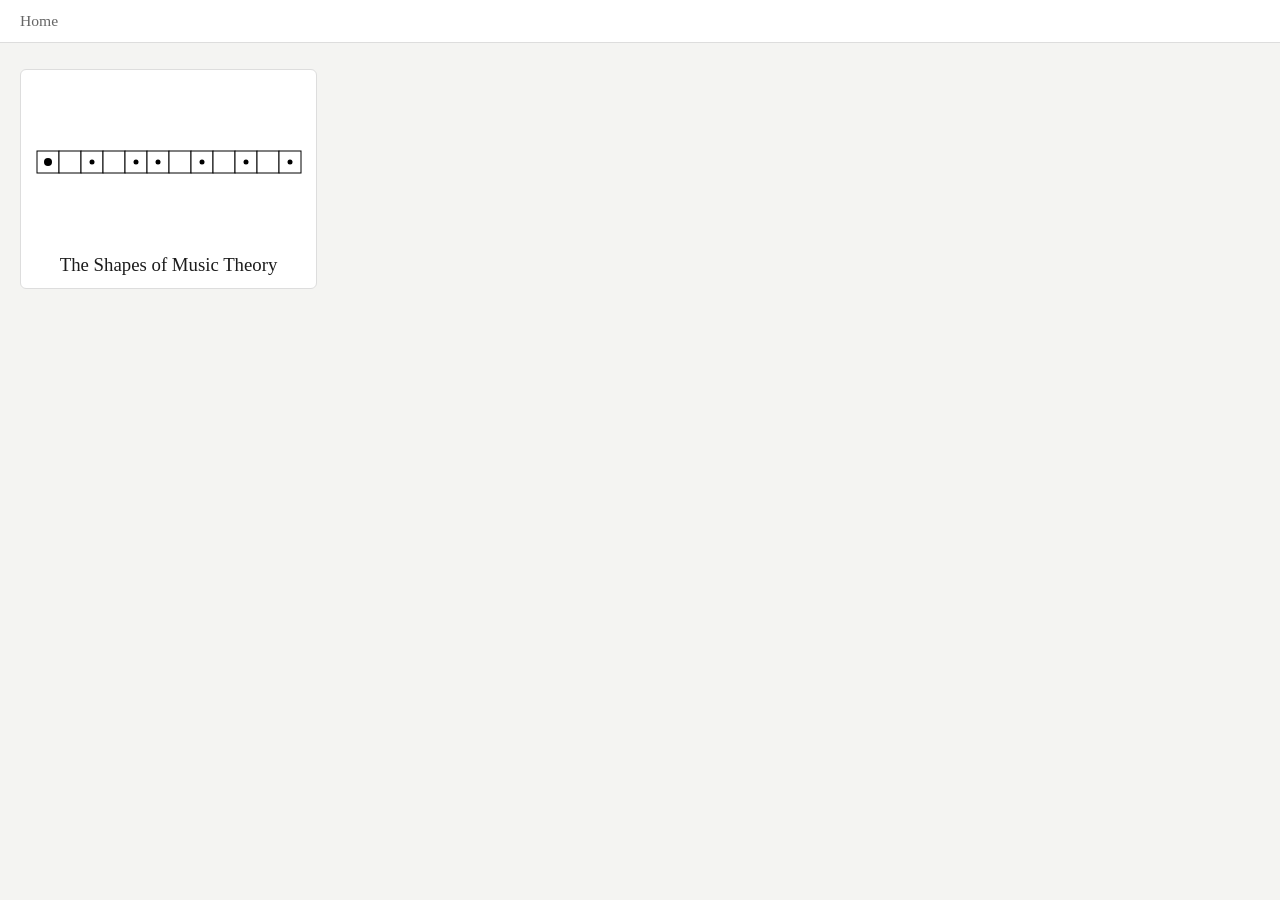
<file: index.html>
<!doctype html>
<html lang="en">
<head>
<meta charset="utf-8">
<meta name="viewport" content="width=device-width, initial-scale=1">
<title>Home</title>
<link rel="stylesheet" href="assets/style.css?v=mtnt8ib5">
</head>
<body>
  <header class="bar">
    <span class="crumbs">Home</span>
  </header>
  <main class="listing">
    <div class="grid tiles">
      <a class="card folder" href="the-shapes-of-music-theory/index.html">
        <div class="thumb"><img src="the-shapes-of-music-theory/preview.svg?v=mtnt8ib5" alt=""></div>
        <span class="label">The Shapes of Music Theory</span>
      </a>
    </div>
  </main>

</body>
</html>
</file>
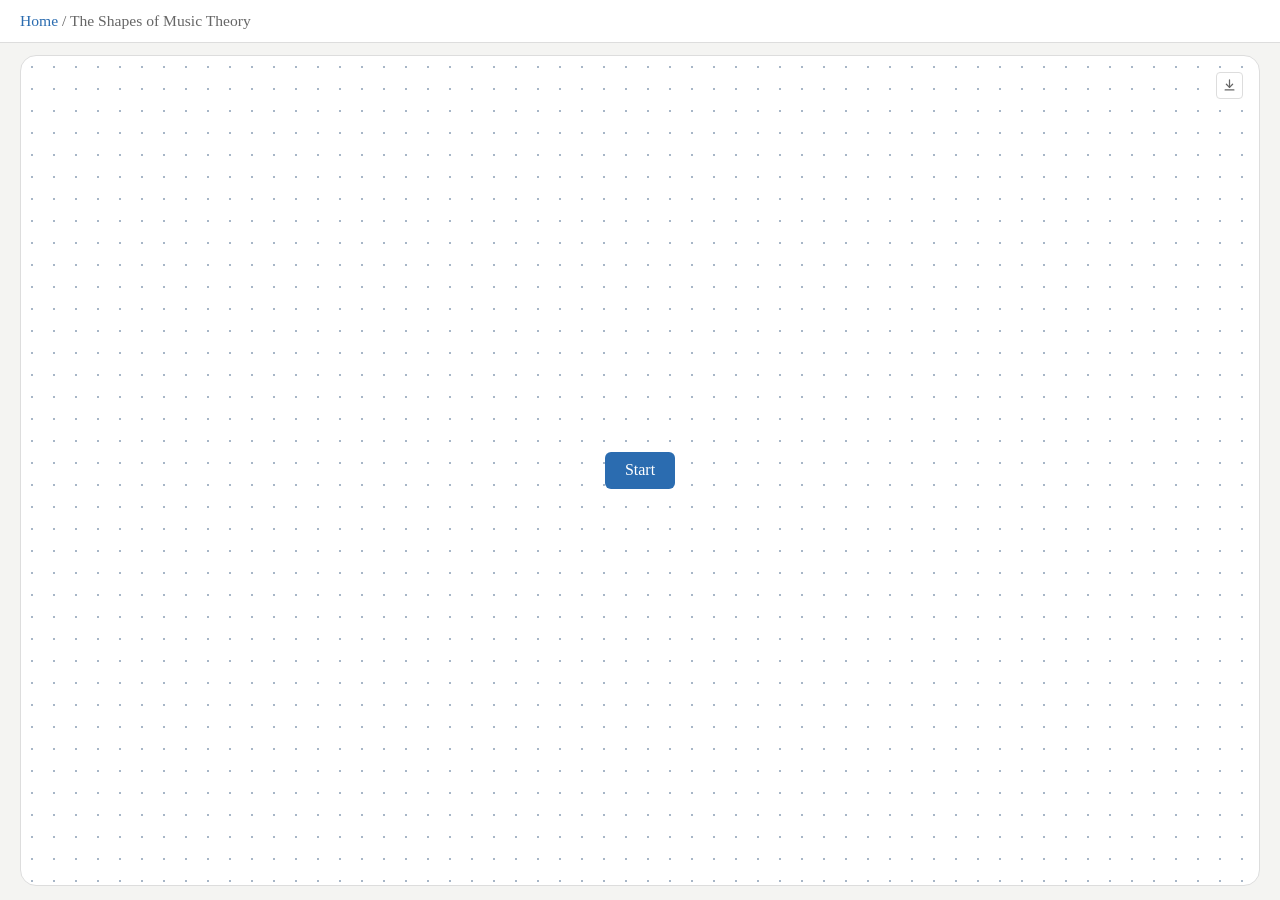
<file: the-shapes-of-music-theory/index.html>
<!doctype html>
<html lang="en">
<head>
<meta charset="utf-8">
<meta name="viewport" content="width=device-width, initial-scale=1">
<title>The Shapes of Music Theory — Home</title>
<link rel="stylesheet" href="../assets/style.css?v=mtnt8ib5">
</head>
<body class="category-page">
  <header class="bar">
    <span class="crumbs"><a href="../index.html">Home</a> / The Shapes of Music Theory</span>
  </header>
  <main class="listing playground-page">
    <section class="playground-panel">
        <button class="download" type="button" data-images="dl-play" data-label="Play" title="Download images" aria-label="Download Play">
          <svg viewBox="0 0 24 24" fill="none" stroke="currentColor" stroke-width="2" stroke-linecap="round" stroke-linejoin="round" aria-hidden="true"><path d="M12 3v12"/><path d="M7 10l5 5 5-5"/><path d="M5 19h14"/></svg>
        </button>
      <div class="playground-panel-center">
        <a class="btn-primary" href="play/index.html">Start</a>
      </div>
    </section>

  </main>
  <div class="dl-modal-overlay" id="dl-modal" hidden>
    <div class="dl-modal" role="dialog" aria-modal="true" aria-labelledby="dl-modal-title">
      <h2 id="dl-modal-title"></h2>
      <p class="dl-modal-kind"></p>
      <div class="dl-modal-format">
        <label><input type="radio" name="dl-format" value="svg" checked> SVG</label>
        <label><input type="radio" name="dl-format" value="png"> PNG</label>
      </div>
      <ul class="dl-modal-list"></ul>
      <div class="dl-modal-actions">
        <button type="button" class="dl-modal-cancel">Cancel</button>
        <button type="button" class="dl-modal-confirm">Download</button>
      </div>
    </div>
  </div>
    <script type="application/json" id="dl-play">[{"title":"Frequencies","svg":"<svg xmlns=\"http://www.w3.org/2000/svg\" viewBox=\"-3 -3 1942 28\" width=\"1942\" height=\"28\">\n  <rect x=\"0\" y=\"0\" width=\"22\" height=\"22\" fill=\"#ffffff\" stroke=\"#000000\" stroke-width=\"1\"/>\n  <text x=\"11\" y=\"11\" fill=\"#000000\" font-family=\"Georgia, 'Times New Roman', Times, serif\" font-size=\"6\" text-anchor=\"middle\" dominant-baseline=\"central\">27.5</text>\n  <rect x=\"22\" y=\"0\" width=\"22\" height=\"22\" fill=\"#ffffff\" stroke=\"#000000\" stroke-width=\"1\"/>\n  <text x=\"33\" y=\"11\" fill=\"#000000\" font-family=\"Georgia, 'Times New Roman', Times, serif\" font-size=\"6\" text-anchor=\"middle\" dominant-baseline=\"central\">29.1</text>\n  <rect x=\"44\" y=\"0\" width=\"22\" height=\"22\" fill=\"#ffffff\" stroke=\"#000000\" stroke-width=\"1\"/>\n  <text x=\"55\" y=\"11\" fill=\"#000000\" font-family=\"Georgia, 'Times New Roman', Times, serif\" font-size=\"6\" text-anchor=\"middle\" dominant-baseline=\"central\">30.9</text>\n  <rect x=\"66\" y=\"0\" width=\"22\" height=\"22\" fill=\"#ffffff\" stroke=\"#000000\" stroke-width=\"1\"/>\n  <text x=\"77\" y=\"11\" fill=\"#000000\" font-family=\"Georgia, 'Times New Roman', Times, serif\" font-size=\"6\" text-anchor=\"middle\" dominant-baseline=\"central\">32.7</text>\n  <rect x=\"88\" y=\"0\" width=\"22\" height=\"22\" fill=\"#ffffff\" stroke=\"#000000\" stroke-width=\"1\"/>\n  <text x=\"99\" y=\"11\" fill=\"#000000\" font-family=\"Georgia, 'Times New Roman', Times, serif\" font-size=\"6\" text-anchor=\"middle\" dominant-baseline=\"central\">34.6</text>\n  <rect x=\"110\" y=\"0\" width=\"22\" height=\"22\" fill=\"#ffffff\" stroke=\"#000000\" stroke-width=\"1\"/>\n  <text x=\"121\" y=\"11\" fill=\"#000000\" font-family=\"Georgia, 'Times New Roman', Times, serif\" font-size=\"6\" text-anchor=\"middle\" dominant-baseline=\"central\">36.7</text>\n  <rect x=\"132\" y=\"0\" width=\"22\" height=\"22\" fill=\"#ffffff\" stroke=\"#000000\" stroke-width=\"1\"/>\n  <text x=\"143\" y=\"11\" fill=\"#000000\" font-family=\"Georgia, 'Times New Roman', Times, serif\" font-size=\"6\" text-anchor=\"middle\" dominant-baseline=\"central\">38.9</text>\n  <rect x=\"154\" y=\"0\" width=\"22\" height=\"22\" fill=\"#ffffff\" stroke=\"#000000\" stroke-width=\"1\"/>\n  <text x=\"165\" y=\"11\" fill=\"#000000\" font-family=\"Georgia, 'Times New Roman', Times, serif\" font-size=\"6\" text-anchor=\"middle\" dominant-baseline=\"central\">41.2</text>\n  <rect x=\"176\" y=\"0\" width=\"22\" height=\"22\" fill=\"#ffffff\" stroke=\"#000000\" stroke-width=\"1\"/>\n  <text x=\"187\" y=\"11\" fill=\"#000000\" font-family=\"Georgia, 'Times New Roman', Times, serif\" font-size=\"6\" text-anchor=\"middle\" dominant-baseline=\"central\">43.7</text>\n  <rect x=\"198\" y=\"0\" width=\"22\" height=\"22\" fill=\"#ffffff\" stroke=\"#000000\" stroke-width=\"1\"/>\n  <text x=\"209\" y=\"11\" fill=\"#000000\" font-family=\"Georgia, 'Times New Roman', Times, serif\" font-size=\"6\" text-anchor=\"middle\" dominant-baseline=\"central\">46.2</text>\n  <rect x=\"220\" y=\"0\" width=\"22\" height=\"22\" fill=\"#ffffff\" stroke=\"#000000\" stroke-width=\"1\"/>\n  <text x=\"231\" y=\"11\" fill=\"#000000\" font-family=\"Georgia, 'Times New Roman', Times, serif\" font-size=\"6\" text-anchor=\"middle\" dominant-baseline=\"central\">49.0</text>\n  <rect x=\"242\" y=\"0\" width=\"22\" height=\"22\" fill=\"#ffffff\" stroke=\"#000000\" stroke-width=\"1\"/>\n  <text x=\"253\" y=\"11\" fill=\"#000000\" font-family=\"Georgia, 'Times New Roman', Times, serif\" font-size=\"6\" text-anchor=\"middle\" dominant-baseline=\"central\">51.9</text>\n  <rect x=\"264\" y=\"0\" width=\"22\" height=\"22\" fill=\"#ffffff\" stroke=\"#000000\" stroke-width=\"1\"/>\n  <text x=\"275\" y=\"11\" fill=\"#000000\" font-family=\"Georgia, 'Times New Roman', Times, serif\" font-size=\"6\" text-anchor=\"middle\" dominant-baseline=\"central\">55.0</text>\n  <rect x=\"286\" y=\"0\" width=\"22\" height=\"22\" fill=\"#ffffff\" stroke=\"#000000\" stroke-width=\"1\"/>\n  <text x=\"297\" y=\"11\" fill=\"#000000\" font-family=\"Georgia, 'Times New Roman', Times, serif\" font-size=\"6\" text-anchor=\"middle\" dominant-baseline=\"central\">58.3</text>\n  <rect x=\"308\" y=\"0\" width=\"22\" height=\"22\" fill=\"#ffffff\" stroke=\"#000000\" stroke-width=\"1\"/>\n  <text x=\"319\" y=\"11\" fill=\"#000000\" font-family=\"Georgia, 'Times New Roman', Times, serif\" font-size=\"6\" text-anchor=\"middle\" dominant-baseline=\"central\">61.7</text>\n  <rect x=\"330\" y=\"0\" width=\"22\" height=\"22\" fill=\"#ffffff\" stroke=\"#000000\" stroke-width=\"1\"/>\n  <text x=\"341\" y=\"11\" fill=\"#000000\" font-family=\"Georgia, 'Times New Roman', Times, serif\" font-size=\"6\" text-anchor=\"middle\" dominant-baseline=\"central\">65.4</text>\n  <rect x=\"352\" y=\"0\" width=\"22\" height=\"22\" fill=\"#ffffff\" stroke=\"#000000\" stroke-width=\"1\"/>\n  <text x=\"363\" y=\"11\" fill=\"#000000\" font-family=\"Georgia, 'Times New Roman', Times, serif\" font-size=\"6\" text-anchor=\"middle\" dominant-baseline=\"central\">69.3</text>\n  <rect x=\"374\" y=\"0\" width=\"22\" height=\"22\" fill=\"#ffffff\" stroke=\"#000000\" stroke-width=\"1\"/>\n  <text x=\"385\" y=\"11\" fill=\"#000000\" font-family=\"Georgia, 'Times New Roman', Times, serif\" font-size=\"6\" text-anchor=\"middle\" dominant-baseline=\"central\">73.4</text>\n  <rect x=\"396\" y=\"0\" width=\"22\" height=\"22\" fill=\"#ffffff\" stroke=\"#000000\" stroke-width=\"1\"/>\n  <text x=\"407\" y=\"11\" fill=\"#000000\" font-family=\"Georgia, 'Times New Roman', Times, serif\" font-size=\"6\" text-anchor=\"middle\" dominant-baseline=\"central\">77.8</text>\n  <rect x=\"418\" y=\"0\" width=\"22\" height=\"22\" fill=\"#ffffff\" stroke=\"#000000\" stroke-width=\"1\"/>\n  <text x=\"429\" y=\"11\" fill=\"#000000\" font-family=\"Georgia, 'Times New Roman', Times, serif\" font-size=\"6\" text-anchor=\"middle\" dominant-baseline=\"central\">82.4</text>\n  <rect x=\"440\" y=\"0\" width=\"22\" height=\"22\" fill=\"#ffffff\" stroke=\"#000000\" stroke-width=\"1\"/>\n  <text x=\"451\" y=\"11\" fill=\"#000000\" font-family=\"Georgia, 'Times New Roman', Times, serif\" font-size=\"6\" text-anchor=\"middle\" dominant-baseline=\"central\">87.3</text>\n  <rect x=\"462\" y=\"0\" width=\"22\" height=\"22\" fill=\"#ffffff\" stroke=\"#000000\" stroke-width=\"1\"/>\n  <text x=\"473\" y=\"11\" fill=\"#000000\" font-family=\"Georgia, 'Times New Roman', Times, serif\" font-size=\"6\" text-anchor=\"middle\" dominant-baseline=\"central\">92.5</text>\n  <rect x=\"484\" y=\"0\" width=\"22\" height=\"22\" fill=\"#ffffff\" stroke=\"#000000\" stroke-width=\"1\"/>\n  <text x=\"495\" y=\"11\" fill=\"#000000\" font-family=\"Georgia, 'Times New Roman', Times, serif\" font-size=\"6\" text-anchor=\"middle\" dominant-baseline=\"central\">98.0</text>\n  <rect x=\"506\" y=\"0\" width=\"22\" height=\"22\" fill=\"#ffffff\" stroke=\"#000000\" stroke-width=\"1\"/>\n  <text x=\"517\" y=\"11\" fill=\"#000000\" font-family=\"Georgia, 'Times New Roman', Times, serif\" font-size=\"6\" text-anchor=\"middle\" dominant-baseline=\"central\">103.8</text>\n  <rect x=\"528\" y=\"0\" width=\"22\" height=\"22\" fill=\"#ffffff\" stroke=\"#000000\" stroke-width=\"1\"/>\n  <text x=\"539\" y=\"11\" fill=\"#000000\" font-family=\"Georgia, 'Times New Roman', Times, serif\" font-size=\"6\" text-anchor=\"middle\" dominant-baseline=\"central\">110.0</text>\n  <rect x=\"550\" y=\"0\" width=\"22\" height=\"22\" fill=\"#ffffff\" stroke=\"#000000\" stroke-width=\"1\"/>\n  <text x=\"561\" y=\"11\" fill=\"#000000\" font-family=\"Georgia, 'Times New Roman', Times, serif\" font-size=\"6\" text-anchor=\"middle\" dominant-baseline=\"central\">116.5</text>\n  <rect x=\"572\" y=\"0\" width=\"22\" height=\"22\" fill=\"#ffffff\" stroke=\"#000000\" stroke-width=\"1\"/>\n  <text x=\"583\" y=\"11\" fill=\"#000000\" font-family=\"Georgia, 'Times New Roman', Times, serif\" font-size=\"6\" text-anchor=\"middle\" dominant-baseline=\"central\">123.5</text>\n  <rect x=\"594\" y=\"0\" width=\"22\" height=\"22\" fill=\"#ffffff\" stroke=\"#000000\" stroke-width=\"1\"/>\n  <text x=\"605\" y=\"11\" fill=\"#000000\" font-family=\"Georgia, 'Times New Roman', Times, serif\" font-size=\"6\" text-anchor=\"middle\" dominant-baseline=\"central\">130.8</text>\n  <rect x=\"616\" y=\"0\" width=\"22\" height=\"22\" fill=\"#ffffff\" stroke=\"#000000\" stroke-width=\"1\"/>\n  <text x=\"627\" y=\"11\" fill=\"#000000\" font-family=\"Georgia, 'Times New Roman', Times, serif\" font-size=\"6\" text-anchor=\"middle\" dominant-baseline=\"central\">138.6</text>\n  <rect x=\"638\" y=\"0\" width=\"22\" height=\"22\" fill=\"#ffffff\" stroke=\"#000000\" stroke-width=\"1\"/>\n  <text x=\"649\" y=\"11\" fill=\"#000000\" font-family=\"Georgia, 'Times New Roman', Times, serif\" font-size=\"6\" text-anchor=\"middle\" dominant-baseline=\"central\">146.8</text>\n  <rect x=\"660\" y=\"0\" width=\"22\" height=\"22\" fill=\"#ffffff\" stroke=\"#000000\" stroke-width=\"1\"/>\n  <text x=\"671\" y=\"11\" fill=\"#000000\" font-family=\"Georgia, 'Times New Roman', Times, serif\" font-size=\"6\" text-anchor=\"middle\" dominant-baseline=\"central\">155.6</text>\n  <rect x=\"682\" y=\"0\" width=\"22\" height=\"22\" fill=\"#ffffff\" stroke=\"#000000\" stroke-width=\"1\"/>\n  <text x=\"693\" y=\"11\" fill=\"#000000\" font-family=\"Georgia, 'Times New Roman', Times, serif\" font-size=\"6\" text-anchor=\"middle\" dominant-baseline=\"central\">164.8</text>\n  <rect x=\"704\" y=\"0\" width=\"22\" height=\"22\" fill=\"#ffffff\" stroke=\"#000000\" stroke-width=\"1\"/>\n  <text x=\"715\" y=\"11\" fill=\"#000000\" font-family=\"Georgia, 'Times New Roman', Times, serif\" font-size=\"6\" text-anchor=\"middle\" dominant-baseline=\"central\">174.6</text>\n  <rect x=\"726\" y=\"0\" width=\"22\" height=\"22\" fill=\"#ffffff\" stroke=\"#000000\" stroke-width=\"1\"/>\n  <text x=\"737\" y=\"11\" fill=\"#000000\" font-family=\"Georgia, 'Times New Roman', Times, serif\" font-size=\"6\" text-anchor=\"middle\" dominant-baseline=\"central\">185.0</text>\n  <rect x=\"748\" y=\"0\" width=\"22\" height=\"22\" fill=\"#ffffff\" stroke=\"#000000\" stroke-width=\"1\"/>\n  <text x=\"759\" y=\"11\" fill=\"#000000\" font-family=\"Georgia, 'Times New Roman', Times, serif\" font-size=\"6\" text-anchor=\"middle\" dominant-baseline=\"central\">196.0</text>\n  <rect x=\"770\" y=\"0\" width=\"22\" height=\"22\" fill=\"#ffffff\" stroke=\"#000000\" stroke-width=\"1\"/>\n  <text x=\"781\" y=\"11\" fill=\"#000000\" font-family=\"Georgia, 'Times New Roman', Times, serif\" font-size=\"6\" text-anchor=\"middle\" dominant-baseline=\"central\">207.7</text>\n  <rect x=\"792\" y=\"0\" width=\"22\" height=\"22\" fill=\"#ffffff\" stroke=\"#000000\" stroke-width=\"1\"/>\n  <text x=\"803\" y=\"11\" fill=\"#000000\" font-family=\"Georgia, 'Times New Roman', Times, serif\" font-size=\"6\" text-anchor=\"middle\" dominant-baseline=\"central\">220.0</text>\n  <rect x=\"814\" y=\"0\" width=\"22\" height=\"22\" fill=\"#ffffff\" stroke=\"#000000\" stroke-width=\"1\"/>\n  <text x=\"825\" y=\"11\" fill=\"#000000\" font-family=\"Georgia, 'Times New Roman', Times, serif\" font-size=\"6\" text-anchor=\"middle\" dominant-baseline=\"central\">233.1</text>\n  <rect x=\"836\" y=\"0\" width=\"22\" height=\"22\" fill=\"#ffffff\" stroke=\"#000000\" stroke-width=\"1\"/>\n  <text x=\"847\" y=\"11\" fill=\"#000000\" font-family=\"Georgia, 'Times New Roman', Times, serif\" font-size=\"6\" text-anchor=\"middle\" dominant-baseline=\"central\">246.9</text>\n  <rect x=\"858\" y=\"0\" width=\"22\" height=\"22\" fill=\"#ffffff\" stroke=\"#000000\" stroke-width=\"1\"/>\n  <text x=\"869\" y=\"11\" fill=\"#000000\" font-family=\"Georgia, 'Times New Roman', Times, serif\" font-size=\"6\" text-anchor=\"middle\" dominant-baseline=\"central\">261.6</text>\n  <rect x=\"880\" y=\"0\" width=\"22\" height=\"22\" fill=\"#ffffff\" stroke=\"#000000\" stroke-width=\"1\"/>\n  <text x=\"891\" y=\"11\" fill=\"#000000\" font-family=\"Georgia, 'Times New Roman', Times, serif\" font-size=\"6\" text-anchor=\"middle\" dominant-baseline=\"central\">277.2</text>\n  <rect x=\"902\" y=\"0\" width=\"22\" height=\"22\" fill=\"#ffffff\" stroke=\"#000000\" stroke-width=\"1\"/>\n  <text x=\"913\" y=\"11\" fill=\"#000000\" font-family=\"Georgia, 'Times New Roman', Times, serif\" font-size=\"6\" text-anchor=\"middle\" dominant-baseline=\"central\">293.7</text>\n  <rect x=\"924\" y=\"0\" width=\"22\" height=\"22\" fill=\"#ffffff\" stroke=\"#000000\" stroke-width=\"1\"/>\n  <text x=\"935\" y=\"11\" fill=\"#000000\" font-family=\"Georgia, 'Times New Roman', Times, serif\" font-size=\"6\" text-anchor=\"middle\" dominant-baseline=\"central\">311.1</text>\n  <rect x=\"946\" y=\"0\" width=\"22\" height=\"22\" fill=\"#ffffff\" stroke=\"#000000\" stroke-width=\"1\"/>\n  <text x=\"957\" y=\"11\" fill=\"#000000\" font-family=\"Georgia, 'Times New Roman', Times, serif\" font-size=\"6\" text-anchor=\"middle\" dominant-baseline=\"central\">329.6</text>\n  <rect x=\"968\" y=\"0\" width=\"22\" height=\"22\" fill=\"#ffffff\" stroke=\"#000000\" stroke-width=\"1\"/>\n  <text x=\"979\" y=\"11\" fill=\"#000000\" font-family=\"Georgia, 'Times New Roman', Times, serif\" font-size=\"6\" text-anchor=\"middle\" dominant-baseline=\"central\">349.2</text>\n  <rect x=\"990\" y=\"0\" width=\"22\" height=\"22\" fill=\"#ffffff\" stroke=\"#000000\" stroke-width=\"1\"/>\n  <text x=\"1001\" y=\"11\" fill=\"#000000\" font-family=\"Georgia, 'Times New Roman', Times, serif\" font-size=\"6\" text-anchor=\"middle\" dominant-baseline=\"central\">370.0</text>\n  <rect x=\"1012\" y=\"0\" width=\"22\" height=\"22\" fill=\"#ffffff\" stroke=\"#000000\" stroke-width=\"1\"/>\n  <text x=\"1023\" y=\"11\" fill=\"#000000\" font-family=\"Georgia, 'Times New Roman', Times, serif\" font-size=\"6\" text-anchor=\"middle\" dominant-baseline=\"central\">392.0</text>\n  <rect x=\"1034\" y=\"0\" width=\"22\" height=\"22\" fill=\"#ffffff\" stroke=\"#000000\" stroke-width=\"1\"/>\n  <text x=\"1045\" y=\"11\" fill=\"#000000\" font-family=\"Georgia, 'Times New Roman', Times, serif\" font-size=\"6\" text-anchor=\"middle\" dominant-baseline=\"central\">415.3</text>\n  <rect x=\"1056\" y=\"0\" width=\"22\" height=\"22\" fill=\"#ffffff\" stroke=\"#000000\" stroke-width=\"1\"/>\n  <text x=\"1067\" y=\"11\" fill=\"#000000\" font-family=\"Georgia, 'Times New Roman', Times, serif\" font-size=\"6\" text-anchor=\"middle\" dominant-baseline=\"central\">440.0</text>\n  <rect x=\"1078\" y=\"0\" width=\"22\" height=\"22\" fill=\"#ffffff\" stroke=\"#000000\" stroke-width=\"1\"/>\n  <text x=\"1089\" y=\"11\" fill=\"#000000\" font-family=\"Georgia, 'Times New Roman', Times, serif\" font-size=\"6\" text-anchor=\"middle\" dominant-baseline=\"central\">466.2</text>\n  <rect x=\"1100\" y=\"0\" width=\"22\" height=\"22\" fill=\"#ffffff\" stroke=\"#000000\" stroke-width=\"1\"/>\n  <text x=\"1111\" y=\"11\" fill=\"#000000\" font-family=\"Georgia, 'Times New Roman', Times, serif\" font-size=\"6\" text-anchor=\"middle\" dominant-baseline=\"central\">493.9</text>\n  <rect x=\"1122\" y=\"0\" width=\"22\" height=\"22\" fill=\"#ffffff\" stroke=\"#000000\" stroke-width=\"1\"/>\n  <text x=\"1133\" y=\"11\" fill=\"#000000\" font-family=\"Georgia, 'Times New Roman', Times, serif\" font-size=\"6\" text-anchor=\"middle\" dominant-baseline=\"central\">523.3</text>\n  <rect x=\"1144\" y=\"0\" width=\"22\" height=\"22\" fill=\"#ffffff\" stroke=\"#000000\" stroke-width=\"1\"/>\n  <text x=\"1155\" y=\"11\" fill=\"#000000\" font-family=\"Georgia, 'Times New Roman', Times, serif\" font-size=\"6\" text-anchor=\"middle\" dominant-baseline=\"central\">554.4</text>\n  <rect x=\"1166\" y=\"0\" width=\"22\" height=\"22\" fill=\"#ffffff\" stroke=\"#000000\" stroke-width=\"1\"/>\n  <text x=\"1177\" y=\"11\" fill=\"#000000\" font-family=\"Georgia, 'Times New Roman', Times, serif\" font-size=\"6\" text-anchor=\"middle\" dominant-baseline=\"central\">587.3</text>\n  <rect x=\"1188\" y=\"0\" width=\"22\" height=\"22\" fill=\"#ffffff\" stroke=\"#000000\" stroke-width=\"1\"/>\n  <text x=\"1199\" y=\"11\" fill=\"#000000\" font-family=\"Georgia, 'Times New Roman', Times, serif\" font-size=\"6\" text-anchor=\"middle\" dominant-baseline=\"central\">622.3</text>\n  <rect x=\"1210\" y=\"0\" width=\"22\" height=\"22\" fill=\"#ffffff\" stroke=\"#000000\" stroke-width=\"1\"/>\n  <text x=\"1221\" y=\"11\" fill=\"#000000\" font-family=\"Georgia, 'Times New Roman', Times, serif\" font-size=\"6\" text-anchor=\"middle\" dominant-baseline=\"central\">659.3</text>\n  <rect x=\"1232\" y=\"0\" width=\"22\" height=\"22\" fill=\"#ffffff\" stroke=\"#000000\" stroke-width=\"1\"/>\n  <text x=\"1243\" y=\"11\" fill=\"#000000\" font-family=\"Georgia, 'Times New Roman', Times, serif\" font-size=\"6\" text-anchor=\"middle\" dominant-baseline=\"central\">698.5</text>\n  <rect x=\"1254\" y=\"0\" width=\"22\" height=\"22\" fill=\"#ffffff\" stroke=\"#000000\" stroke-width=\"1\"/>\n  <text x=\"1265\" y=\"11\" fill=\"#000000\" font-family=\"Georgia, 'Times New Roman', Times, serif\" font-size=\"6\" text-anchor=\"middle\" dominant-baseline=\"central\">740.0</text>\n  <rect x=\"1276\" y=\"0\" width=\"22\" height=\"22\" fill=\"#ffffff\" stroke=\"#000000\" stroke-width=\"1\"/>\n  <text x=\"1287\" y=\"11\" fill=\"#000000\" font-family=\"Georgia, 'Times New Roman', Times, serif\" font-size=\"6\" text-anchor=\"middle\" dominant-baseline=\"central\">784.0</text>\n  <rect x=\"1298\" y=\"0\" width=\"22\" height=\"22\" fill=\"#ffffff\" stroke=\"#000000\" stroke-width=\"1\"/>\n  <text x=\"1309\" y=\"11\" fill=\"#000000\" font-family=\"Georgia, 'Times New Roman', Times, serif\" font-size=\"6\" text-anchor=\"middle\" dominant-baseline=\"central\">830.6</text>\n  <rect x=\"1320\" y=\"0\" width=\"22\" height=\"22\" fill=\"#ffffff\" stroke=\"#000000\" stroke-width=\"1\"/>\n  <text x=\"1331\" y=\"11\" fill=\"#000000\" font-family=\"Georgia, 'Times New Roman', Times, serif\" font-size=\"6\" text-anchor=\"middle\" dominant-baseline=\"central\">880.0</text>\n  <rect x=\"1342\" y=\"0\" width=\"22\" height=\"22\" fill=\"#ffffff\" stroke=\"#000000\" stroke-width=\"1\"/>\n  <text x=\"1353\" y=\"11\" fill=\"#000000\" font-family=\"Georgia, 'Times New Roman', Times, serif\" font-size=\"6\" text-anchor=\"middle\" dominant-baseline=\"central\">932.3</text>\n  <rect x=\"1364\" y=\"0\" width=\"22\" height=\"22\" fill=\"#ffffff\" stroke=\"#000000\" stroke-width=\"1\"/>\n  <text x=\"1375\" y=\"11\" fill=\"#000000\" font-family=\"Georgia, 'Times New Roman', Times, serif\" font-size=\"6\" text-anchor=\"middle\" dominant-baseline=\"central\">987.8</text>\n  <rect x=\"1386\" y=\"0\" width=\"22\" height=\"22\" fill=\"#ffffff\" stroke=\"#000000\" stroke-width=\"1\"/>\n  <text x=\"1397\" y=\"11\" fill=\"#000000\" font-family=\"Georgia, 'Times New Roman', Times, serif\" font-size=\"6\" text-anchor=\"middle\" dominant-baseline=\"central\">1046.5</text>\n  <rect x=\"1408\" y=\"0\" width=\"22\" height=\"22\" fill=\"#ffffff\" stroke=\"#000000\" stroke-width=\"1\"/>\n  <text x=\"1419\" y=\"11\" fill=\"#000000\" font-family=\"Georgia, 'Times New Roman', Times, serif\" font-size=\"6\" text-anchor=\"middle\" dominant-baseline=\"central\">1108.7</text>\n  <rect x=\"1430\" y=\"0\" width=\"22\" height=\"22\" fill=\"#ffffff\" stroke=\"#000000\" stroke-width=\"1\"/>\n  <text x=\"1441\" y=\"11\" fill=\"#000000\" font-family=\"Georgia, 'Times New Roman', Times, serif\" font-size=\"6\" text-anchor=\"middle\" dominant-baseline=\"central\">1174.7</text>\n  <rect x=\"1452\" y=\"0\" width=\"22\" height=\"22\" fill=\"#ffffff\" stroke=\"#000000\" stroke-width=\"1\"/>\n  <text x=\"1463\" y=\"11\" fill=\"#000000\" font-family=\"Georgia, 'Times New Roman', Times, serif\" font-size=\"6\" text-anchor=\"middle\" dominant-baseline=\"central\">1244.5</text>\n  <rect x=\"1474\" y=\"0\" width=\"22\" height=\"22\" fill=\"#ffffff\" stroke=\"#000000\" stroke-width=\"1\"/>\n  <text x=\"1485\" y=\"11\" fill=\"#000000\" font-family=\"Georgia, 'Times New Roman', Times, serif\" font-size=\"6\" text-anchor=\"middle\" dominant-baseline=\"central\">1318.5</text>\n  <rect x=\"1496\" y=\"0\" width=\"22\" height=\"22\" fill=\"#ffffff\" stroke=\"#000000\" stroke-width=\"1\"/>\n  <text x=\"1507\" y=\"11\" fill=\"#000000\" font-family=\"Georgia, 'Times New Roman', Times, serif\" font-size=\"6\" text-anchor=\"middle\" dominant-baseline=\"central\">1396.9</text>\n  <rect x=\"1518\" y=\"0\" width=\"22\" height=\"22\" fill=\"#ffffff\" stroke=\"#000000\" stroke-width=\"1\"/>\n  <text x=\"1529\" y=\"11\" fill=\"#000000\" font-family=\"Georgia, 'Times New Roman', Times, serif\" font-size=\"6\" text-anchor=\"middle\" dominant-baseline=\"central\">1480.0</text>\n  <rect x=\"1540\" y=\"0\" width=\"22\" height=\"22\" fill=\"#ffffff\" stroke=\"#000000\" stroke-width=\"1\"/>\n  <text x=\"1551\" y=\"11\" fill=\"#000000\" font-family=\"Georgia, 'Times New Roman', Times, serif\" font-size=\"6\" text-anchor=\"middle\" dominant-baseline=\"central\">1568.0</text>\n  <rect x=\"1562\" y=\"0\" width=\"22\" height=\"22\" fill=\"#ffffff\" stroke=\"#000000\" stroke-width=\"1\"/>\n  <text x=\"1573\" y=\"11\" fill=\"#000000\" font-family=\"Georgia, 'Times New Roman', Times, serif\" font-size=\"6\" text-anchor=\"middle\" dominant-baseline=\"central\">1661.2</text>\n  <rect x=\"1584\" y=\"0\" width=\"22\" height=\"22\" fill=\"#ffffff\" stroke=\"#000000\" stroke-width=\"1\"/>\n  <text x=\"1595\" y=\"11\" fill=\"#000000\" font-family=\"Georgia, 'Times New Roman', Times, serif\" font-size=\"6\" text-anchor=\"middle\" dominant-baseline=\"central\">1760.0</text>\n  <rect x=\"1606\" y=\"0\" width=\"22\" height=\"22\" fill=\"#ffffff\" stroke=\"#000000\" stroke-width=\"1\"/>\n  <text x=\"1617\" y=\"11\" fill=\"#000000\" font-family=\"Georgia, 'Times New Roman', Times, serif\" font-size=\"6\" text-anchor=\"middle\" dominant-baseline=\"central\">1864.7</text>\n  <rect x=\"1628\" y=\"0\" width=\"22\" height=\"22\" fill=\"#ffffff\" stroke=\"#000000\" stroke-width=\"1\"/>\n  <text x=\"1639\" y=\"11\" fill=\"#000000\" font-family=\"Georgia, 'Times New Roman', Times, serif\" font-size=\"6\" text-anchor=\"middle\" dominant-baseline=\"central\">1975.5</text>\n  <rect x=\"1650\" y=\"0\" width=\"22\" height=\"22\" fill=\"#ffffff\" stroke=\"#000000\" stroke-width=\"1\"/>\n  <text x=\"1661\" y=\"11\" fill=\"#000000\" font-family=\"Georgia, 'Times New Roman', Times, serif\" font-size=\"6\" text-anchor=\"middle\" dominant-baseline=\"central\">2093.0</text>\n  <rect x=\"1672\" y=\"0\" width=\"22\" height=\"22\" fill=\"#ffffff\" stroke=\"#000000\" stroke-width=\"1\"/>\n  <text x=\"1683\" y=\"11\" fill=\"#000000\" font-family=\"Georgia, 'Times New Roman', Times, serif\" font-size=\"6\" text-anchor=\"middle\" dominant-baseline=\"central\">2217.5</text>\n  <rect x=\"1694\" y=\"0\" width=\"22\" height=\"22\" fill=\"#ffffff\" stroke=\"#000000\" stroke-width=\"1\"/>\n  <text x=\"1705\" y=\"11\" fill=\"#000000\" font-family=\"Georgia, 'Times New Roman', Times, serif\" font-size=\"6\" text-anchor=\"middle\" dominant-baseline=\"central\">2349.3</text>\n  <rect x=\"1716\" y=\"0\" width=\"22\" height=\"22\" fill=\"#ffffff\" stroke=\"#000000\" stroke-width=\"1\"/>\n  <text x=\"1727\" y=\"11\" fill=\"#000000\" font-family=\"Georgia, 'Times New Roman', Times, serif\" font-size=\"6\" text-anchor=\"middle\" dominant-baseline=\"central\">2489.0</text>\n  <rect x=\"1738\" y=\"0\" width=\"22\" height=\"22\" fill=\"#ffffff\" stroke=\"#000000\" stroke-width=\"1\"/>\n  <text x=\"1749\" y=\"11\" fill=\"#000000\" font-family=\"Georgia, 'Times New Roman', Times, serif\" font-size=\"6\" text-anchor=\"middle\" dominant-baseline=\"central\">2637.0</text>\n  <rect x=\"1760\" y=\"0\" width=\"22\" height=\"22\" fill=\"#ffffff\" stroke=\"#000000\" stroke-width=\"1\"/>\n  <text x=\"1771\" y=\"11\" fill=\"#000000\" font-family=\"Georgia, 'Times New Roman', Times, serif\" font-size=\"6\" text-anchor=\"middle\" dominant-baseline=\"central\">2793.8</text>\n  <rect x=\"1782\" y=\"0\" width=\"22\" height=\"22\" fill=\"#ffffff\" stroke=\"#000000\" stroke-width=\"1\"/>\n  <text x=\"1793\" y=\"11\" fill=\"#000000\" font-family=\"Georgia, 'Times New Roman', Times, serif\" font-size=\"6\" text-anchor=\"middle\" dominant-baseline=\"central\">2960.0</text>\n  <rect x=\"1804\" y=\"0\" width=\"22\" height=\"22\" fill=\"#ffffff\" stroke=\"#000000\" stroke-width=\"1\"/>\n  <text x=\"1815\" y=\"11\" fill=\"#000000\" font-family=\"Georgia, 'Times New Roman', Times, serif\" font-size=\"6\" text-anchor=\"middle\" dominant-baseline=\"central\">3136.0</text>\n  <rect x=\"1826\" y=\"0\" width=\"22\" height=\"22\" fill=\"#ffffff\" stroke=\"#000000\" stroke-width=\"1\"/>\n  <text x=\"1837\" y=\"11\" fill=\"#000000\" font-family=\"Georgia, 'Times New Roman', Times, serif\" font-size=\"6\" text-anchor=\"middle\" dominant-baseline=\"central\">3322.4</text>\n  <rect x=\"1848\" y=\"0\" width=\"22\" height=\"22\" fill=\"#ffffff\" stroke=\"#000000\" stroke-width=\"1\"/>\n  <text x=\"1859\" y=\"11\" fill=\"#000000\" font-family=\"Georgia, 'Times New Roman', Times, serif\" font-size=\"6\" text-anchor=\"middle\" dominant-baseline=\"central\">3520.0</text>\n  <rect x=\"1870\" y=\"0\" width=\"22\" height=\"22\" fill=\"#ffffff\" stroke=\"#000000\" stroke-width=\"1\"/>\n  <text x=\"1881\" y=\"11\" fill=\"#000000\" font-family=\"Georgia, 'Times New Roman', Times, serif\" font-size=\"6\" text-anchor=\"middle\" dominant-baseline=\"central\">3729.3</text>\n  <rect x=\"1892\" y=\"0\" width=\"22\" height=\"22\" fill=\"#ffffff\" stroke=\"#000000\" stroke-width=\"1\"/>\n  <text x=\"1903\" y=\"11\" fill=\"#000000\" font-family=\"Georgia, 'Times New Roman', Times, serif\" font-size=\"6\" text-anchor=\"middle\" dominant-baseline=\"central\">3951.1</text>\n  <rect x=\"1914\" y=\"0\" width=\"22\" height=\"22\" fill=\"#ffffff\" stroke=\"#000000\" stroke-width=\"1\"/>\n  <text x=\"1925\" y=\"11\" fill=\"#000000\" font-family=\"Georgia, 'Times New Roman', Times, serif\" font-size=\"6\" text-anchor=\"middle\" dominant-baseline=\"central\">4186.0</text>\n</svg>"},{"title":"Note Names","svg":"<svg xmlns=\"http://www.w3.org/2000/svg\" viewBox=\"-3 -3 1942 28\" width=\"1942\" height=\"28\">\n  <rect x=\"0\" y=\"0\" width=\"22\" height=\"22\" fill=\"#ffffff\" stroke=\"#000000\" stroke-width=\"1\"/>\n  <text x=\"11\" y=\"11\" fill=\"hsl(270, 45%, 45%)\" font-family=\"Georgia, 'Times New Roman', Times, serif\" font-size=\"8\" text-anchor=\"middle\" dominant-baseline=\"central\">A0</text>\n  <rect x=\"22\" y=\"0\" width=\"22\" height=\"22\" fill=\"#ffffff\" stroke=\"#000000\" stroke-width=\"1\"/>\n  <text x=\"33\" y=\"11\" fill=\"hsl(300, 45%, 45%)\" font-family=\"Georgia, 'Times New Roman', Times, serif\" font-size=\"8\" text-anchor=\"middle\" dominant-baseline=\"central\">A#0</text>\n  <rect x=\"44\" y=\"0\" width=\"22\" height=\"22\" fill=\"#ffffff\" stroke=\"#000000\" stroke-width=\"1\"/>\n  <text x=\"55\" y=\"11\" fill=\"hsl(330, 45%, 45%)\" font-family=\"Georgia, 'Times New Roman', Times, serif\" font-size=\"8\" text-anchor=\"middle\" dominant-baseline=\"central\">B0</text>\n  <rect x=\"66\" y=\"0\" width=\"22\" height=\"22\" fill=\"#ffffff\" stroke=\"#000000\" stroke-width=\"1\"/>\n  <text x=\"77\" y=\"11\" fill=\"hsl(0, 45%, 45%)\" font-family=\"Georgia, 'Times New Roman', Times, serif\" font-size=\"8\" text-anchor=\"middle\" dominant-baseline=\"central\">C1</text>\n  <rect x=\"88\" y=\"0\" width=\"22\" height=\"22\" fill=\"#ffffff\" stroke=\"#000000\" stroke-width=\"1\"/>\n  <text x=\"99\" y=\"11\" fill=\"hsl(30, 45%, 45%)\" font-family=\"Georgia, 'Times New Roman', Times, serif\" font-size=\"8\" text-anchor=\"middle\" dominant-baseline=\"central\">C#1</text>\n  <rect x=\"110\" y=\"0\" width=\"22\" height=\"22\" fill=\"#ffffff\" stroke=\"#000000\" stroke-width=\"1\"/>\n  <text x=\"121\" y=\"11\" fill=\"hsl(60, 45%, 45%)\" font-family=\"Georgia, 'Times New Roman', Times, serif\" font-size=\"8\" text-anchor=\"middle\" dominant-baseline=\"central\">D1</text>\n  <rect x=\"132\" y=\"0\" width=\"22\" height=\"22\" fill=\"#ffffff\" stroke=\"#000000\" stroke-width=\"1\"/>\n  <text x=\"143\" y=\"11\" fill=\"hsl(90, 45%, 45%)\" font-family=\"Georgia, 'Times New Roman', Times, serif\" font-size=\"8\" text-anchor=\"middle\" dominant-baseline=\"central\">D#1</text>\n  <rect x=\"154\" y=\"0\" width=\"22\" height=\"22\" fill=\"#ffffff\" stroke=\"#000000\" stroke-width=\"1\"/>\n  <text x=\"165\" y=\"11\" fill=\"hsl(120, 45%, 45%)\" font-family=\"Georgia, 'Times New Roman', Times, serif\" font-size=\"8\" text-anchor=\"middle\" dominant-baseline=\"central\">E1</text>\n  <rect x=\"176\" y=\"0\" width=\"22\" height=\"22\" fill=\"#ffffff\" stroke=\"#000000\" stroke-width=\"1\"/>\n  <text x=\"187\" y=\"11\" fill=\"hsl(150, 45%, 45%)\" font-family=\"Georgia, 'Times New Roman', Times, serif\" font-size=\"8\" text-anchor=\"middle\" dominant-baseline=\"central\">F1</text>\n  <rect x=\"198\" y=\"0\" width=\"22\" height=\"22\" fill=\"#ffffff\" stroke=\"#000000\" stroke-width=\"1\"/>\n  <text x=\"209\" y=\"11\" fill=\"hsl(180, 45%, 45%)\" font-family=\"Georgia, 'Times New Roman', Times, serif\" font-size=\"8\" text-anchor=\"middle\" dominant-baseline=\"central\">F#1</text>\n  <rect x=\"220\" y=\"0\" width=\"22\" height=\"22\" fill=\"#ffffff\" stroke=\"#000000\" stroke-width=\"1\"/>\n  <text x=\"231\" y=\"11\" fill=\"hsl(210, 45%, 45%)\" font-family=\"Georgia, 'Times New Roman', Times, serif\" font-size=\"8\" text-anchor=\"middle\" dominant-baseline=\"central\">G1</text>\n  <rect x=\"242\" y=\"0\" width=\"22\" height=\"22\" fill=\"#ffffff\" stroke=\"#000000\" stroke-width=\"1\"/>\n  <text x=\"253\" y=\"11\" fill=\"hsl(240, 45%, 45%)\" font-family=\"Georgia, 'Times New Roman', Times, serif\" font-size=\"8\" text-anchor=\"middle\" dominant-baseline=\"central\">G#1</text>\n  <rect x=\"264\" y=\"0\" width=\"22\" height=\"22\" fill=\"#ffffff\" stroke=\"#000000\" stroke-width=\"1\"/>\n  <text x=\"275\" y=\"11\" fill=\"hsl(270, 45%, 45%)\" font-family=\"Georgia, 'Times New Roman', Times, serif\" font-size=\"8\" text-anchor=\"middle\" dominant-baseline=\"central\">A1</text>\n  <rect x=\"286\" y=\"0\" width=\"22\" height=\"22\" fill=\"#ffffff\" stroke=\"#000000\" stroke-width=\"1\"/>\n  <text x=\"297\" y=\"11\" fill=\"hsl(300, 45%, 45%)\" font-family=\"Georgia, 'Times New Roman', Times, serif\" font-size=\"8\" text-anchor=\"middle\" dominant-baseline=\"central\">A#1</text>\n  <rect x=\"308\" y=\"0\" width=\"22\" height=\"22\" fill=\"#ffffff\" stroke=\"#000000\" stroke-width=\"1\"/>\n  <text x=\"319\" y=\"11\" fill=\"hsl(330, 45%, 45%)\" font-family=\"Georgia, 'Times New Roman', Times, serif\" font-size=\"8\" text-anchor=\"middle\" dominant-baseline=\"central\">B1</text>\n  <rect x=\"330\" y=\"0\" width=\"22\" height=\"22\" fill=\"#ffffff\" stroke=\"#000000\" stroke-width=\"1\"/>\n  <text x=\"341\" y=\"11\" fill=\"hsl(0, 45%, 45%)\" font-family=\"Georgia, 'Times New Roman', Times, serif\" font-size=\"8\" text-anchor=\"middle\" dominant-baseline=\"central\">C2</text>\n  <rect x=\"352\" y=\"0\" width=\"22\" height=\"22\" fill=\"#ffffff\" stroke=\"#000000\" stroke-width=\"1\"/>\n  <text x=\"363\" y=\"11\" fill=\"hsl(30, 45%, 45%)\" font-family=\"Georgia, 'Times New Roman', Times, serif\" font-size=\"8\" text-anchor=\"middle\" dominant-baseline=\"central\">C#2</text>\n  <rect x=\"374\" y=\"0\" width=\"22\" height=\"22\" fill=\"#ffffff\" stroke=\"#000000\" stroke-width=\"1\"/>\n  <text x=\"385\" y=\"11\" fill=\"hsl(60, 45%, 45%)\" font-family=\"Georgia, 'Times New Roman', Times, serif\" font-size=\"8\" text-anchor=\"middle\" dominant-baseline=\"central\">D2</text>\n  <rect x=\"396\" y=\"0\" width=\"22\" height=\"22\" fill=\"#ffffff\" stroke=\"#000000\" stroke-width=\"1\"/>\n  <text x=\"407\" y=\"11\" fill=\"hsl(90, 45%, 45%)\" font-family=\"Georgia, 'Times New Roman', Times, serif\" font-size=\"8\" text-anchor=\"middle\" dominant-baseline=\"central\">D#2</text>\n  <rect x=\"418\" y=\"0\" width=\"22\" height=\"22\" fill=\"#ffffff\" stroke=\"#000000\" stroke-width=\"1\"/>\n  <text x=\"429\" y=\"11\" fill=\"hsl(120, 45%, 45%)\" font-family=\"Georgia, 'Times New Roman', Times, serif\" font-size=\"8\" text-anchor=\"middle\" dominant-baseline=\"central\">E2</text>\n  <rect x=\"440\" y=\"0\" width=\"22\" height=\"22\" fill=\"#ffffff\" stroke=\"#000000\" stroke-width=\"1\"/>\n  <text x=\"451\" y=\"11\" fill=\"hsl(150, 45%, 45%)\" font-family=\"Georgia, 'Times New Roman', Times, serif\" font-size=\"8\" text-anchor=\"middle\" dominant-baseline=\"central\">F2</text>\n  <rect x=\"462\" y=\"0\" width=\"22\" height=\"22\" fill=\"#ffffff\" stroke=\"#000000\" stroke-width=\"1\"/>\n  <text x=\"473\" y=\"11\" fill=\"hsl(180, 45%, 45%)\" font-family=\"Georgia, 'Times New Roman', Times, serif\" font-size=\"8\" text-anchor=\"middle\" dominant-baseline=\"central\">F#2</text>\n  <rect x=\"484\" y=\"0\" width=\"22\" height=\"22\" fill=\"#ffffff\" stroke=\"#000000\" stroke-width=\"1\"/>\n  <text x=\"495\" y=\"11\" fill=\"hsl(210, 45%, 45%)\" font-family=\"Georgia, 'Times New Roman', Times, serif\" font-size=\"8\" text-anchor=\"middle\" dominant-baseline=\"central\">G2</text>\n  <rect x=\"506\" y=\"0\" width=\"22\" height=\"22\" fill=\"#ffffff\" stroke=\"#000000\" stroke-width=\"1\"/>\n  <text x=\"517\" y=\"11\" fill=\"hsl(240, 45%, 45%)\" font-family=\"Georgia, 'Times New Roman', Times, serif\" font-size=\"8\" text-anchor=\"middle\" dominant-baseline=\"central\">G#2</text>\n  <rect x=\"528\" y=\"0\" width=\"22\" height=\"22\" fill=\"#ffffff\" stroke=\"#000000\" stroke-width=\"1\"/>\n  <text x=\"539\" y=\"11\" fill=\"hsl(270, 45%, 45%)\" font-family=\"Georgia, 'Times New Roman', Times, serif\" font-size=\"8\" text-anchor=\"middle\" dominant-baseline=\"central\">A2</text>\n  <rect x=\"550\" y=\"0\" width=\"22\" height=\"22\" fill=\"#ffffff\" stroke=\"#000000\" stroke-width=\"1\"/>\n  <text x=\"561\" y=\"11\" fill=\"hsl(300, 45%, 45%)\" font-family=\"Georgia, 'Times New Roman', Times, serif\" font-size=\"8\" text-anchor=\"middle\" dominant-baseline=\"central\">A#2</text>\n  <rect x=\"572\" y=\"0\" width=\"22\" height=\"22\" fill=\"#ffffff\" stroke=\"#000000\" stroke-width=\"1\"/>\n  <text x=\"583\" y=\"11\" fill=\"hsl(330, 45%, 45%)\" font-family=\"Georgia, 'Times New Roman', Times, serif\" font-size=\"8\" text-anchor=\"middle\" dominant-baseline=\"central\">B2</text>\n  <rect x=\"594\" y=\"0\" width=\"22\" height=\"22\" fill=\"#ffffff\" stroke=\"#000000\" stroke-width=\"1\"/>\n  <text x=\"605\" y=\"11\" fill=\"hsl(0, 45%, 45%)\" font-family=\"Georgia, 'Times New Roman', Times, serif\" font-size=\"8\" text-anchor=\"middle\" dominant-baseline=\"central\">C3</text>\n  <rect x=\"616\" y=\"0\" width=\"22\" height=\"22\" fill=\"#ffffff\" stroke=\"#000000\" stroke-width=\"1\"/>\n  <text x=\"627\" y=\"11\" fill=\"hsl(30, 45%, 45%)\" font-family=\"Georgia, 'Times New Roman', Times, serif\" font-size=\"8\" text-anchor=\"middle\" dominant-baseline=\"central\">C#3</text>\n  <rect x=\"638\" y=\"0\" width=\"22\" height=\"22\" fill=\"#ffffff\" stroke=\"#000000\" stroke-width=\"1\"/>\n  <text x=\"649\" y=\"11\" fill=\"hsl(60, 45%, 45%)\" font-family=\"Georgia, 'Times New Roman', Times, serif\" font-size=\"8\" text-anchor=\"middle\" dominant-baseline=\"central\">D3</text>\n  <rect x=\"660\" y=\"0\" width=\"22\" height=\"22\" fill=\"#ffffff\" stroke=\"#000000\" stroke-width=\"1\"/>\n  <text x=\"671\" y=\"11\" fill=\"hsl(90, 45%, 45%)\" font-family=\"Georgia, 'Times New Roman', Times, serif\" font-size=\"8\" text-anchor=\"middle\" dominant-baseline=\"central\">D#3</text>\n  <rect x=\"682\" y=\"0\" width=\"22\" height=\"22\" fill=\"#ffffff\" stroke=\"#000000\" stroke-width=\"1\"/>\n  <text x=\"693\" y=\"11\" fill=\"hsl(120, 45%, 45%)\" font-family=\"Georgia, 'Times New Roman', Times, serif\" font-size=\"8\" text-anchor=\"middle\" dominant-baseline=\"central\">E3</text>\n  <rect x=\"704\" y=\"0\" width=\"22\" height=\"22\" fill=\"#ffffff\" stroke=\"#000000\" stroke-width=\"1\"/>\n  <text x=\"715\" y=\"11\" fill=\"hsl(150, 45%, 45%)\" font-family=\"Georgia, 'Times New Roman', Times, serif\" font-size=\"8\" text-anchor=\"middle\" dominant-baseline=\"central\">F3</text>\n  <rect x=\"726\" y=\"0\" width=\"22\" height=\"22\" fill=\"#ffffff\" stroke=\"#000000\" stroke-width=\"1\"/>\n  <text x=\"737\" y=\"11\" fill=\"hsl(180, 45%, 45%)\" font-family=\"Georgia, 'Times New Roman', Times, serif\" font-size=\"8\" text-anchor=\"middle\" dominant-baseline=\"central\">F#3</text>\n  <rect x=\"748\" y=\"0\" width=\"22\" height=\"22\" fill=\"#ffffff\" stroke=\"#000000\" stroke-width=\"1\"/>\n  <text x=\"759\" y=\"11\" fill=\"hsl(210, 45%, 45%)\" font-family=\"Georgia, 'Times New Roman', Times, serif\" font-size=\"8\" text-anchor=\"middle\" dominant-baseline=\"central\">G3</text>\n  <rect x=\"770\" y=\"0\" width=\"22\" height=\"22\" fill=\"#ffffff\" stroke=\"#000000\" stroke-width=\"1\"/>\n  <text x=\"781\" y=\"11\" fill=\"hsl(240, 45%, 45%)\" font-family=\"Georgia, 'Times New Roman', Times, serif\" font-size=\"8\" text-anchor=\"middle\" dominant-baseline=\"central\">G#3</text>\n  <rect x=\"792\" y=\"0\" width=\"22\" height=\"22\" fill=\"#ffffff\" stroke=\"#000000\" stroke-width=\"1\"/>\n  <text x=\"803\" y=\"11\" fill=\"hsl(270, 45%, 45%)\" font-family=\"Georgia, 'Times New Roman', Times, serif\" font-size=\"8\" text-anchor=\"middle\" dominant-baseline=\"central\">A3</text>\n  <rect x=\"814\" y=\"0\" width=\"22\" height=\"22\" fill=\"#ffffff\" stroke=\"#000000\" stroke-width=\"1\"/>\n  <text x=\"825\" y=\"11\" fill=\"hsl(300, 45%, 45%)\" font-family=\"Georgia, 'Times New Roman', Times, serif\" font-size=\"8\" text-anchor=\"middle\" dominant-baseline=\"central\">A#3</text>\n  <rect x=\"836\" y=\"0\" width=\"22\" height=\"22\" fill=\"#ffffff\" stroke=\"#000000\" stroke-width=\"1\"/>\n  <text x=\"847\" y=\"11\" fill=\"hsl(330, 45%, 45%)\" font-family=\"Georgia, 'Times New Roman', Times, serif\" font-size=\"8\" text-anchor=\"middle\" dominant-baseline=\"central\">B3</text>\n  <rect x=\"858\" y=\"0\" width=\"22\" height=\"22\" fill=\"#ffffff\" stroke=\"#000000\" stroke-width=\"1\"/>\n  <text x=\"869\" y=\"11\" fill=\"hsl(0, 45%, 45%)\" font-family=\"Georgia, 'Times New Roman', Times, serif\" font-size=\"8\" text-anchor=\"middle\" dominant-baseline=\"central\">C4</text>\n  <rect x=\"880\" y=\"0\" width=\"22\" height=\"22\" fill=\"#ffffff\" stroke=\"#000000\" stroke-width=\"1\"/>\n  <text x=\"891\" y=\"11\" fill=\"hsl(30, 45%, 45%)\" font-family=\"Georgia, 'Times New Roman', Times, serif\" font-size=\"8\" text-anchor=\"middle\" dominant-baseline=\"central\">C#4</text>\n  <rect x=\"902\" y=\"0\" width=\"22\" height=\"22\" fill=\"#ffffff\" stroke=\"#000000\" stroke-width=\"1\"/>\n  <text x=\"913\" y=\"11\" fill=\"hsl(60, 45%, 45%)\" font-family=\"Georgia, 'Times New Roman', Times, serif\" font-size=\"8\" text-anchor=\"middle\" dominant-baseline=\"central\">D4</text>\n  <rect x=\"924\" y=\"0\" width=\"22\" height=\"22\" fill=\"#ffffff\" stroke=\"#000000\" stroke-width=\"1\"/>\n  <text x=\"935\" y=\"11\" fill=\"hsl(90, 45%, 45%)\" font-family=\"Georgia, 'Times New Roman', Times, serif\" font-size=\"8\" text-anchor=\"middle\" dominant-baseline=\"central\">D#4</text>\n  <rect x=\"946\" y=\"0\" width=\"22\" height=\"22\" fill=\"#ffffff\" stroke=\"#000000\" stroke-width=\"1\"/>\n  <text x=\"957\" y=\"11\" fill=\"hsl(120, 45%, 45%)\" font-family=\"Georgia, 'Times New Roman', Times, serif\" font-size=\"8\" text-anchor=\"middle\" dominant-baseline=\"central\">E4</text>\n  <rect x=\"968\" y=\"0\" width=\"22\" height=\"22\" fill=\"#ffffff\" stroke=\"#000000\" stroke-width=\"1\"/>\n  <text x=\"979\" y=\"11\" fill=\"hsl(150, 45%, 45%)\" font-family=\"Georgia, 'Times New Roman', Times, serif\" font-size=\"8\" text-anchor=\"middle\" dominant-baseline=\"central\">F4</text>\n  <rect x=\"990\" y=\"0\" width=\"22\" height=\"22\" fill=\"#ffffff\" stroke=\"#000000\" stroke-width=\"1\"/>\n  <text x=\"1001\" y=\"11\" fill=\"hsl(180, 45%, 45%)\" font-family=\"Georgia, 'Times New Roman', Times, serif\" font-size=\"8\" text-anchor=\"middle\" dominant-baseline=\"central\">F#4</text>\n  <rect x=\"1012\" y=\"0\" width=\"22\" height=\"22\" fill=\"#ffffff\" stroke=\"#000000\" stroke-width=\"1\"/>\n  <text x=\"1023\" y=\"11\" fill=\"hsl(210, 45%, 45%)\" font-family=\"Georgia, 'Times New Roman', Times, serif\" font-size=\"8\" text-anchor=\"middle\" dominant-baseline=\"central\">G4</text>\n  <rect x=\"1034\" y=\"0\" width=\"22\" height=\"22\" fill=\"#ffffff\" stroke=\"#000000\" stroke-width=\"1\"/>\n  <text x=\"1045\" y=\"11\" fill=\"hsl(240, 45%, 45%)\" font-family=\"Georgia, 'Times New Roman', Times, serif\" font-size=\"8\" text-anchor=\"middle\" dominant-baseline=\"central\">G#4</text>\n  <rect x=\"1056\" y=\"0\" width=\"22\" height=\"22\" fill=\"#ffffff\" stroke=\"#000000\" stroke-width=\"1\"/>\n  <text x=\"1067\" y=\"11\" fill=\"hsl(270, 45%, 45%)\" font-family=\"Georgia, 'Times New Roman', Times, serif\" font-size=\"8\" text-anchor=\"middle\" dominant-baseline=\"central\">A4</text>\n  <rect x=\"1078\" y=\"0\" width=\"22\" height=\"22\" fill=\"#ffffff\" stroke=\"#000000\" stroke-width=\"1\"/>\n  <text x=\"1089\" y=\"11\" fill=\"hsl(300, 45%, 45%)\" font-family=\"Georgia, 'Times New Roman', Times, serif\" font-size=\"8\" text-anchor=\"middle\" dominant-baseline=\"central\">A#4</text>\n  <rect x=\"1100\" y=\"0\" width=\"22\" height=\"22\" fill=\"#ffffff\" stroke=\"#000000\" stroke-width=\"1\"/>\n  <text x=\"1111\" y=\"11\" fill=\"hsl(330, 45%, 45%)\" font-family=\"Georgia, 'Times New Roman', Times, serif\" font-size=\"8\" text-anchor=\"middle\" dominant-baseline=\"central\">B4</text>\n  <rect x=\"1122\" y=\"0\" width=\"22\" height=\"22\" fill=\"#ffffff\" stroke=\"#000000\" stroke-width=\"1\"/>\n  <text x=\"1133\" y=\"11\" fill=\"hsl(0, 45%, 45%)\" font-family=\"Georgia, 'Times New Roman', Times, serif\" font-size=\"8\" text-anchor=\"middle\" dominant-baseline=\"central\">C5</text>\n  <rect x=\"1144\" y=\"0\" width=\"22\" height=\"22\" fill=\"#ffffff\" stroke=\"#000000\" stroke-width=\"1\"/>\n  <text x=\"1155\" y=\"11\" fill=\"hsl(30, 45%, 45%)\" font-family=\"Georgia, 'Times New Roman', Times, serif\" font-size=\"8\" text-anchor=\"middle\" dominant-baseline=\"central\">C#5</text>\n  <rect x=\"1166\" y=\"0\" width=\"22\" height=\"22\" fill=\"#ffffff\" stroke=\"#000000\" stroke-width=\"1\"/>\n  <text x=\"1177\" y=\"11\" fill=\"hsl(60, 45%, 45%)\" font-family=\"Georgia, 'Times New Roman', Times, serif\" font-size=\"8\" text-anchor=\"middle\" dominant-baseline=\"central\">D5</text>\n  <rect x=\"1188\" y=\"0\" width=\"22\" height=\"22\" fill=\"#ffffff\" stroke=\"#000000\" stroke-width=\"1\"/>\n  <text x=\"1199\" y=\"11\" fill=\"hsl(90, 45%, 45%)\" font-family=\"Georgia, 'Times New Roman', Times, serif\" font-size=\"8\" text-anchor=\"middle\" dominant-baseline=\"central\">D#5</text>\n  <rect x=\"1210\" y=\"0\" width=\"22\" height=\"22\" fill=\"#ffffff\" stroke=\"#000000\" stroke-width=\"1\"/>\n  <text x=\"1221\" y=\"11\" fill=\"hsl(120, 45%, 45%)\" font-family=\"Georgia, 'Times New Roman', Times, serif\" font-size=\"8\" text-anchor=\"middle\" dominant-baseline=\"central\">E5</text>\n  <rect x=\"1232\" y=\"0\" width=\"22\" height=\"22\" fill=\"#ffffff\" stroke=\"#000000\" stroke-width=\"1\"/>\n  <text x=\"1243\" y=\"11\" fill=\"hsl(150, 45%, 45%)\" font-family=\"Georgia, 'Times New Roman', Times, serif\" font-size=\"8\" text-anchor=\"middle\" dominant-baseline=\"central\">F5</text>\n  <rect x=\"1254\" y=\"0\" width=\"22\" height=\"22\" fill=\"#ffffff\" stroke=\"#000000\" stroke-width=\"1\"/>\n  <text x=\"1265\" y=\"11\" fill=\"hsl(180, 45%, 45%)\" font-family=\"Georgia, 'Times New Roman', Times, serif\" font-size=\"8\" text-anchor=\"middle\" dominant-baseline=\"central\">F#5</text>\n  <rect x=\"1276\" y=\"0\" width=\"22\" height=\"22\" fill=\"#ffffff\" stroke=\"#000000\" stroke-width=\"1\"/>\n  <text x=\"1287\" y=\"11\" fill=\"hsl(210, 45%, 45%)\" font-family=\"Georgia, 'Times New Roman', Times, serif\" font-size=\"8\" text-anchor=\"middle\" dominant-baseline=\"central\">G5</text>\n  <rect x=\"1298\" y=\"0\" width=\"22\" height=\"22\" fill=\"#ffffff\" stroke=\"#000000\" stroke-width=\"1\"/>\n  <text x=\"1309\" y=\"11\" fill=\"hsl(240, 45%, 45%)\" font-family=\"Georgia, 'Times New Roman', Times, serif\" font-size=\"8\" text-anchor=\"middle\" dominant-baseline=\"central\">G#5</text>\n  <rect x=\"1320\" y=\"0\" width=\"22\" height=\"22\" fill=\"#ffffff\" stroke=\"#000000\" stroke-width=\"1\"/>\n  <text x=\"1331\" y=\"11\" fill=\"hsl(270, 45%, 45%)\" font-family=\"Georgia, 'Times New Roman', Times, serif\" font-size=\"8\" text-anchor=\"middle\" dominant-baseline=\"central\">A5</text>\n  <rect x=\"1342\" y=\"0\" width=\"22\" height=\"22\" fill=\"#ffffff\" stroke=\"#000000\" stroke-width=\"1\"/>\n  <text x=\"1353\" y=\"11\" fill=\"hsl(300, 45%, 45%)\" font-family=\"Georgia, 'Times New Roman', Times, serif\" font-size=\"8\" text-anchor=\"middle\" dominant-baseline=\"central\">A#5</text>\n  <rect x=\"1364\" y=\"0\" width=\"22\" height=\"22\" fill=\"#ffffff\" stroke=\"#000000\" stroke-width=\"1\"/>\n  <text x=\"1375\" y=\"11\" fill=\"hsl(330, 45%, 45%)\" font-family=\"Georgia, 'Times New Roman', Times, serif\" font-size=\"8\" text-anchor=\"middle\" dominant-baseline=\"central\">B5</text>\n  <rect x=\"1386\" y=\"0\" width=\"22\" height=\"22\" fill=\"#ffffff\" stroke=\"#000000\" stroke-width=\"1\"/>\n  <text x=\"1397\" y=\"11\" fill=\"hsl(0, 45%, 45%)\" font-family=\"Georgia, 'Times New Roman', Times, serif\" font-size=\"8\" text-anchor=\"middle\" dominant-baseline=\"central\">C6</text>\n  <rect x=\"1408\" y=\"0\" width=\"22\" height=\"22\" fill=\"#ffffff\" stroke=\"#000000\" stroke-width=\"1\"/>\n  <text x=\"1419\" y=\"11\" fill=\"hsl(30, 45%, 45%)\" font-family=\"Georgia, 'Times New Roman', Times, serif\" font-size=\"8\" text-anchor=\"middle\" dominant-baseline=\"central\">C#6</text>\n  <rect x=\"1430\" y=\"0\" width=\"22\" height=\"22\" fill=\"#ffffff\" stroke=\"#000000\" stroke-width=\"1\"/>\n  <text x=\"1441\" y=\"11\" fill=\"hsl(60, 45%, 45%)\" font-family=\"Georgia, 'Times New Roman', Times, serif\" font-size=\"8\" text-anchor=\"middle\" dominant-baseline=\"central\">D6</text>\n  <rect x=\"1452\" y=\"0\" width=\"22\" height=\"22\" fill=\"#ffffff\" stroke=\"#000000\" stroke-width=\"1\"/>\n  <text x=\"1463\" y=\"11\" fill=\"hsl(90, 45%, 45%)\" font-family=\"Georgia, 'Times New Roman', Times, serif\" font-size=\"8\" text-anchor=\"middle\" dominant-baseline=\"central\">D#6</text>\n  <rect x=\"1474\" y=\"0\" width=\"22\" height=\"22\" fill=\"#ffffff\" stroke=\"#000000\" stroke-width=\"1\"/>\n  <text x=\"1485\" y=\"11\" fill=\"hsl(120, 45%, 45%)\" font-family=\"Georgia, 'Times New Roman', Times, serif\" font-size=\"8\" text-anchor=\"middle\" dominant-baseline=\"central\">E6</text>\n  <rect x=\"1496\" y=\"0\" width=\"22\" height=\"22\" fill=\"#ffffff\" stroke=\"#000000\" stroke-width=\"1\"/>\n  <text x=\"1507\" y=\"11\" fill=\"hsl(150, 45%, 45%)\" font-family=\"Georgia, 'Times New Roman', Times, serif\" font-size=\"8\" text-anchor=\"middle\" dominant-baseline=\"central\">F6</text>\n  <rect x=\"1518\" y=\"0\" width=\"22\" height=\"22\" fill=\"#ffffff\" stroke=\"#000000\" stroke-width=\"1\"/>\n  <text x=\"1529\" y=\"11\" fill=\"hsl(180, 45%, 45%)\" font-family=\"Georgia, 'Times New Roman', Times, serif\" font-size=\"8\" text-anchor=\"middle\" dominant-baseline=\"central\">F#6</text>\n  <rect x=\"1540\" y=\"0\" width=\"22\" height=\"22\" fill=\"#ffffff\" stroke=\"#000000\" stroke-width=\"1\"/>\n  <text x=\"1551\" y=\"11\" fill=\"hsl(210, 45%, 45%)\" font-family=\"Georgia, 'Times New Roman', Times, serif\" font-size=\"8\" text-anchor=\"middle\" dominant-baseline=\"central\">G6</text>\n  <rect x=\"1562\" y=\"0\" width=\"22\" height=\"22\" fill=\"#ffffff\" stroke=\"#000000\" stroke-width=\"1\"/>\n  <text x=\"1573\" y=\"11\" fill=\"hsl(240, 45%, 45%)\" font-family=\"Georgia, 'Times New Roman', Times, serif\" font-size=\"8\" text-anchor=\"middle\" dominant-baseline=\"central\">G#6</text>\n  <rect x=\"1584\" y=\"0\" width=\"22\" height=\"22\" fill=\"#ffffff\" stroke=\"#000000\" stroke-width=\"1\"/>\n  <text x=\"1595\" y=\"11\" fill=\"hsl(270, 45%, 45%)\" font-family=\"Georgia, 'Times New Roman', Times, serif\" font-size=\"8\" text-anchor=\"middle\" dominant-baseline=\"central\">A6</text>\n  <rect x=\"1606\" y=\"0\" width=\"22\" height=\"22\" fill=\"#ffffff\" stroke=\"#000000\" stroke-width=\"1\"/>\n  <text x=\"1617\" y=\"11\" fill=\"hsl(300, 45%, 45%)\" font-family=\"Georgia, 'Times New Roman', Times, serif\" font-size=\"8\" text-anchor=\"middle\" dominant-baseline=\"central\">A#6</text>\n  <rect x=\"1628\" y=\"0\" width=\"22\" height=\"22\" fill=\"#ffffff\" stroke=\"#000000\" stroke-width=\"1\"/>\n  <text x=\"1639\" y=\"11\" fill=\"hsl(330, 45%, 45%)\" font-family=\"Georgia, 'Times New Roman', Times, serif\" font-size=\"8\" text-anchor=\"middle\" dominant-baseline=\"central\">B6</text>\n  <rect x=\"1650\" y=\"0\" width=\"22\" height=\"22\" fill=\"#ffffff\" stroke=\"#000000\" stroke-width=\"1\"/>\n  <text x=\"1661\" y=\"11\" fill=\"hsl(0, 45%, 45%)\" font-family=\"Georgia, 'Times New Roman', Times, serif\" font-size=\"8\" text-anchor=\"middle\" dominant-baseline=\"central\">C7</text>\n  <rect x=\"1672\" y=\"0\" width=\"22\" height=\"22\" fill=\"#ffffff\" stroke=\"#000000\" stroke-width=\"1\"/>\n  <text x=\"1683\" y=\"11\" fill=\"hsl(30, 45%, 45%)\" font-family=\"Georgia, 'Times New Roman', Times, serif\" font-size=\"8\" text-anchor=\"middle\" dominant-baseline=\"central\">C#7</text>\n  <rect x=\"1694\" y=\"0\" width=\"22\" height=\"22\" fill=\"#ffffff\" stroke=\"#000000\" stroke-width=\"1\"/>\n  <text x=\"1705\" y=\"11\" fill=\"hsl(60, 45%, 45%)\" font-family=\"Georgia, 'Times New Roman', Times, serif\" font-size=\"8\" text-anchor=\"middle\" dominant-baseline=\"central\">D7</text>\n  <rect x=\"1716\" y=\"0\" width=\"22\" height=\"22\" fill=\"#ffffff\" stroke=\"#000000\" stroke-width=\"1\"/>\n  <text x=\"1727\" y=\"11\" fill=\"hsl(90, 45%, 45%)\" font-family=\"Georgia, 'Times New Roman', Times, serif\" font-size=\"8\" text-anchor=\"middle\" dominant-baseline=\"central\">D#7</text>\n  <rect x=\"1738\" y=\"0\" width=\"22\" height=\"22\" fill=\"#ffffff\" stroke=\"#000000\" stroke-width=\"1\"/>\n  <text x=\"1749\" y=\"11\" fill=\"hsl(120, 45%, 45%)\" font-family=\"Georgia, 'Times New Roman', Times, serif\" font-size=\"8\" text-anchor=\"middle\" dominant-baseline=\"central\">E7</text>\n  <rect x=\"1760\" y=\"0\" width=\"22\" height=\"22\" fill=\"#ffffff\" stroke=\"#000000\" stroke-width=\"1\"/>\n  <text x=\"1771\" y=\"11\" fill=\"hsl(150, 45%, 45%)\" font-family=\"Georgia, 'Times New Roman', Times, serif\" font-size=\"8\" text-anchor=\"middle\" dominant-baseline=\"central\">F7</text>\n  <rect x=\"1782\" y=\"0\" width=\"22\" height=\"22\" fill=\"#ffffff\" stroke=\"#000000\" stroke-width=\"1\"/>\n  <text x=\"1793\" y=\"11\" fill=\"hsl(180, 45%, 45%)\" font-family=\"Georgia, 'Times New Roman', Times, serif\" font-size=\"8\" text-anchor=\"middle\" dominant-baseline=\"central\">F#7</text>\n  <rect x=\"1804\" y=\"0\" width=\"22\" height=\"22\" fill=\"#ffffff\" stroke=\"#000000\" stroke-width=\"1\"/>\n  <text x=\"1815\" y=\"11\" fill=\"hsl(210, 45%, 45%)\" font-family=\"Georgia, 'Times New Roman', Times, serif\" font-size=\"8\" text-anchor=\"middle\" dominant-baseline=\"central\">G7</text>\n  <rect x=\"1826\" y=\"0\" width=\"22\" height=\"22\" fill=\"#ffffff\" stroke=\"#000000\" stroke-width=\"1\"/>\n  <text x=\"1837\" y=\"11\" fill=\"hsl(240, 45%, 45%)\" font-family=\"Georgia, 'Times New Roman', Times, serif\" font-size=\"8\" text-anchor=\"middle\" dominant-baseline=\"central\">G#7</text>\n  <rect x=\"1848\" y=\"0\" width=\"22\" height=\"22\" fill=\"#ffffff\" stroke=\"#000000\" stroke-width=\"1\"/>\n  <text x=\"1859\" y=\"11\" fill=\"hsl(270, 45%, 45%)\" font-family=\"Georgia, 'Times New Roman', Times, serif\" font-size=\"8\" text-anchor=\"middle\" dominant-baseline=\"central\">A7</text>\n  <rect x=\"1870\" y=\"0\" width=\"22\" height=\"22\" fill=\"#ffffff\" stroke=\"#000000\" stroke-width=\"1\"/>\n  <text x=\"1881\" y=\"11\" fill=\"hsl(300, 45%, 45%)\" font-family=\"Georgia, 'Times New Roman', Times, serif\" font-size=\"8\" text-anchor=\"middle\" dominant-baseline=\"central\">A#7</text>\n  <rect x=\"1892\" y=\"0\" width=\"22\" height=\"22\" fill=\"#ffffff\" stroke=\"#000000\" stroke-width=\"1\"/>\n  <text x=\"1903\" y=\"11\" fill=\"hsl(330, 45%, 45%)\" font-family=\"Georgia, 'Times New Roman', Times, serif\" font-size=\"8\" text-anchor=\"middle\" dominant-baseline=\"central\">B7</text>\n  <rect x=\"1914\" y=\"0\" width=\"22\" height=\"22\" fill=\"#ffffff\" stroke=\"#000000\" stroke-width=\"1\"/>\n  <text x=\"1925\" y=\"11\" fill=\"hsl(0, 45%, 45%)\" font-family=\"Georgia, 'Times New Roman', Times, serif\" font-size=\"8\" text-anchor=\"middle\" dominant-baseline=\"central\">C8</text>\n</svg>"},{"title":"Keyboard","svg":"<svg xmlns=\"http://www.w3.org/2000/svg\" viewBox=\"-3 -3 1956.6666666666667 206\" width=\"1956.6666666666667\" height=\"206\">\n  <rect x=\"0\" y=\"0\" width=\"1950.6666666666667\" height=\"200\" fill=\"#ffffff\"/>\n  <polygon points=\"0.000,0 22.000,0 22.000,130 33.000,130 33.000,200 0.000,200 0.000,130 0.000,130\" fill=\"#ffffff\" stroke=\"#000000\" stroke-width=\"1\"/>\n  <polygon points=\"44.000,0 66.000,0 66.000,130 66.000,130 66.000,200 33.000,200 33.000,130 44.000,130\" fill=\"#ffffff\" stroke=\"#000000\" stroke-width=\"1\"/>\n  <polygon points=\"66.000,0 88.000,0 88.000,130 102.667,130 102.667,200 66.000,200 66.000,130 66.000,130\" fill=\"#ffffff\" stroke=\"#000000\" stroke-width=\"1\"/>\n  <polygon points=\"110.000,0 132.000,0 132.000,130 139.333,130 139.333,200 102.667,200 102.667,130 110.000,130\" fill=\"#ffffff\" stroke=\"#000000\" stroke-width=\"1\"/>\n  <polygon points=\"154.000,0 176.000,0 176.000,130 176.000,130 176.000,200 139.333,200 139.333,130 154.000,130\" fill=\"#ffffff\" stroke=\"#000000\" stroke-width=\"1\"/>\n  <polygon points=\"176.000,0 198.000,0 198.000,130 214.500,130 214.500,200 176.000,200 176.000,130 176.000,130\" fill=\"#ffffff\" stroke=\"#000000\" stroke-width=\"1\"/>\n  <polygon points=\"220.000,0 242.000,0 242.000,130 253.000,130 253.000,200 214.500,200 214.500,130 220.000,130\" fill=\"#ffffff\" stroke=\"#000000\" stroke-width=\"1\"/>\n  <polygon points=\"264.000,0 286.000,0 286.000,130 291.500,130 291.500,200 253.000,200 253.000,130 264.000,130\" fill=\"#ffffff\" stroke=\"#000000\" stroke-width=\"1\"/>\n  <polygon points=\"308.000,0 330.000,0 330.000,130 330.000,130 330.000,200 291.500,200 291.500,130 308.000,130\" fill=\"#ffffff\" stroke=\"#000000\" stroke-width=\"1\"/>\n  <polygon points=\"330.000,0 352.000,0 352.000,130 366.667,130 366.667,200 330.000,200 330.000,130 330.000,130\" fill=\"#ffffff\" stroke=\"#000000\" stroke-width=\"1\"/>\n  <polygon points=\"374.000,0 396.000,0 396.000,130 403.333,130 403.333,200 366.667,200 366.667,130 374.000,130\" fill=\"#ffffff\" stroke=\"#000000\" stroke-width=\"1\"/>\n  <polygon points=\"418.000,0 440.000,0 440.000,130 440.000,130 440.000,200 403.333,200 403.333,130 418.000,130\" fill=\"#ffffff\" stroke=\"#000000\" stroke-width=\"1\"/>\n  <polygon points=\"440.000,0 462.000,0 462.000,130 478.500,130 478.500,200 440.000,200 440.000,130 440.000,130\" fill=\"#ffffff\" stroke=\"#000000\" stroke-width=\"1\"/>\n  <polygon points=\"484.000,0 506.000,0 506.000,130 517.000,130 517.000,200 478.500,200 478.500,130 484.000,130\" fill=\"#ffffff\" stroke=\"#000000\" stroke-width=\"1\"/>\n  <polygon points=\"528.000,0 550.000,0 550.000,130 555.500,130 555.500,200 517.000,200 517.000,130 528.000,130\" fill=\"#ffffff\" stroke=\"#000000\" stroke-width=\"1\"/>\n  <polygon points=\"572.000,0 594.000,0 594.000,130 594.000,130 594.000,200 555.500,200 555.500,130 572.000,130\" fill=\"#ffffff\" stroke=\"#000000\" stroke-width=\"1\"/>\n  <polygon points=\"594.000,0 616.000,0 616.000,130 630.667,130 630.667,200 594.000,200 594.000,130 594.000,130\" fill=\"#ffffff\" stroke=\"#000000\" stroke-width=\"1\"/>\n  <polygon points=\"638.000,0 660.000,0 660.000,130 667.333,130 667.333,200 630.667,200 630.667,130 638.000,130\" fill=\"#ffffff\" stroke=\"#000000\" stroke-width=\"1\"/>\n  <polygon points=\"682.000,0 704.000,0 704.000,130 704.000,130 704.000,200 667.333,200 667.333,130 682.000,130\" fill=\"#ffffff\" stroke=\"#000000\" stroke-width=\"1\"/>\n  <polygon points=\"704.000,0 726.000,0 726.000,130 742.500,130 742.500,200 704.000,200 704.000,130 704.000,130\" fill=\"#ffffff\" stroke=\"#000000\" stroke-width=\"1\"/>\n  <polygon points=\"748.000,0 770.000,0 770.000,130 781.000,130 781.000,200 742.500,200 742.500,130 748.000,130\" fill=\"#ffffff\" stroke=\"#000000\" stroke-width=\"1\"/>\n  <polygon points=\"792.000,0 814.000,0 814.000,130 819.500,130 819.500,200 781.000,200 781.000,130 792.000,130\" fill=\"#ffffff\" stroke=\"#000000\" stroke-width=\"1\"/>\n  <polygon points=\"836.000,0 858.000,0 858.000,130 858.000,130 858.000,200 819.500,200 819.500,130 836.000,130\" fill=\"#ffffff\" stroke=\"#000000\" stroke-width=\"1\"/>\n  <polygon points=\"858.000,0 880.000,0 880.000,130 894.667,130 894.667,200 858.000,200 858.000,130 858.000,130\" fill=\"#ffffff\" stroke=\"#000000\" stroke-width=\"1\"/>\n  <polygon points=\"902.000,0 924.000,0 924.000,130 931.333,130 931.333,200 894.667,200 894.667,130 902.000,130\" fill=\"#ffffff\" stroke=\"#000000\" stroke-width=\"1\"/>\n  <polygon points=\"946.000,0 968.000,0 968.000,130 968.000,130 968.000,200 931.333,200 931.333,130 946.000,130\" fill=\"#ffffff\" stroke=\"#000000\" stroke-width=\"1\"/>\n  <polygon points=\"968.000,0 990.000,0 990.000,130 1006.500,130 1006.500,200 968.000,200 968.000,130 968.000,130\" fill=\"#ffffff\" stroke=\"#000000\" stroke-width=\"1\"/>\n  <polygon points=\"1012.000,0 1034.000,0 1034.000,130 1045.000,130 1045.000,200 1006.500,200 1006.500,130 1012.000,130\" fill=\"#ffffff\" stroke=\"#000000\" stroke-width=\"1\"/>\n  <polygon points=\"1056.000,0 1078.000,0 1078.000,130 1083.500,130 1083.500,200 1045.000,200 1045.000,130 1056.000,130\" fill=\"#ffffff\" stroke=\"#000000\" stroke-width=\"1\"/>\n  <polygon points=\"1100.000,0 1122.000,0 1122.000,130 1122.000,130 1122.000,200 1083.500,200 1083.500,130 1100.000,130\" fill=\"#ffffff\" stroke=\"#000000\" stroke-width=\"1\"/>\n  <polygon points=\"1122.000,0 1144.000,0 1144.000,130 1158.667,130 1158.667,200 1122.000,200 1122.000,130 1122.000,130\" fill=\"#ffffff\" stroke=\"#000000\" stroke-width=\"1\"/>\n  <polygon points=\"1166.000,0 1188.000,0 1188.000,130 1195.333,130 1195.333,200 1158.667,200 1158.667,130 1166.000,130\" fill=\"#ffffff\" stroke=\"#000000\" stroke-width=\"1\"/>\n  <polygon points=\"1210.000,0 1232.000,0 1232.000,130 1232.000,130 1232.000,200 1195.333,200 1195.333,130 1210.000,130\" fill=\"#ffffff\" stroke=\"#000000\" stroke-width=\"1\"/>\n  <polygon points=\"1232.000,0 1254.000,0 1254.000,130 1270.500,130 1270.500,200 1232.000,200 1232.000,130 1232.000,130\" fill=\"#ffffff\" stroke=\"#000000\" stroke-width=\"1\"/>\n  <polygon points=\"1276.000,0 1298.000,0 1298.000,130 1309.000,130 1309.000,200 1270.500,200 1270.500,130 1276.000,130\" fill=\"#ffffff\" stroke=\"#000000\" stroke-width=\"1\"/>\n  <polygon points=\"1320.000,0 1342.000,0 1342.000,130 1347.500,130 1347.500,200 1309.000,200 1309.000,130 1320.000,130\" fill=\"#ffffff\" stroke=\"#000000\" stroke-width=\"1\"/>\n  <polygon points=\"1364.000,0 1386.000,0 1386.000,130 1386.000,130 1386.000,200 1347.500,200 1347.500,130 1364.000,130\" fill=\"#ffffff\" stroke=\"#000000\" stroke-width=\"1\"/>\n  <polygon points=\"1386.000,0 1408.000,0 1408.000,130 1422.667,130 1422.667,200 1386.000,200 1386.000,130 1386.000,130\" fill=\"#ffffff\" stroke=\"#000000\" stroke-width=\"1\"/>\n  <polygon points=\"1430.000,0 1452.000,0 1452.000,130 1459.333,130 1459.333,200 1422.667,200 1422.667,130 1430.000,130\" fill=\"#ffffff\" stroke=\"#000000\" stroke-width=\"1\"/>\n  <polygon points=\"1474.000,0 1496.000,0 1496.000,130 1496.000,130 1496.000,200 1459.333,200 1459.333,130 1474.000,130\" fill=\"#ffffff\" stroke=\"#000000\" stroke-width=\"1\"/>\n  <polygon points=\"1496.000,0 1518.000,0 1518.000,130 1534.500,130 1534.500,200 1496.000,200 1496.000,130 1496.000,130\" fill=\"#ffffff\" stroke=\"#000000\" stroke-width=\"1\"/>\n  <polygon points=\"1540.000,0 1562.000,0 1562.000,130 1573.000,130 1573.000,200 1534.500,200 1534.500,130 1540.000,130\" fill=\"#ffffff\" stroke=\"#000000\" stroke-width=\"1\"/>\n  <polygon points=\"1584.000,0 1606.000,0 1606.000,130 1611.500,130 1611.500,200 1573.000,200 1573.000,130 1584.000,130\" fill=\"#ffffff\" stroke=\"#000000\" stroke-width=\"1\"/>\n  <polygon points=\"1628.000,0 1650.000,0 1650.000,130 1650.000,130 1650.000,200 1611.500,200 1611.500,130 1628.000,130\" fill=\"#ffffff\" stroke=\"#000000\" stroke-width=\"1\"/>\n  <polygon points=\"1650.000,0 1672.000,0 1672.000,130 1686.667,130 1686.667,200 1650.000,200 1650.000,130 1650.000,130\" fill=\"#ffffff\" stroke=\"#000000\" stroke-width=\"1\"/>\n  <polygon points=\"1694.000,0 1716.000,0 1716.000,130 1723.333,130 1723.333,200 1686.667,200 1686.667,130 1694.000,130\" fill=\"#ffffff\" stroke=\"#000000\" stroke-width=\"1\"/>\n  <polygon points=\"1738.000,0 1760.000,0 1760.000,130 1760.000,130 1760.000,200 1723.333,200 1723.333,130 1738.000,130\" fill=\"#ffffff\" stroke=\"#000000\" stroke-width=\"1\"/>\n  <polygon points=\"1760.000,0 1782.000,0 1782.000,130 1798.500,130 1798.500,200 1760.000,200 1760.000,130 1760.000,130\" fill=\"#ffffff\" stroke=\"#000000\" stroke-width=\"1\"/>\n  <polygon points=\"1804.000,0 1826.000,0 1826.000,130 1837.000,130 1837.000,200 1798.500,200 1798.500,130 1804.000,130\" fill=\"#ffffff\" stroke=\"#000000\" stroke-width=\"1\"/>\n  <polygon points=\"1848.000,0 1870.000,0 1870.000,130 1875.500,130 1875.500,200 1837.000,200 1837.000,130 1848.000,130\" fill=\"#ffffff\" stroke=\"#000000\" stroke-width=\"1\"/>\n  <polygon points=\"1892.000,0 1914.000,0 1914.000,130 1914.000,130 1914.000,200 1875.500,200 1875.500,130 1892.000,130\" fill=\"#ffffff\" stroke=\"#000000\" stroke-width=\"1\"/>\n  <rect x=\"1914.000\" y=\"0\" width=\"36.667\" height=\"200\" fill=\"#ffffff\" stroke=\"#000000\" stroke-width=\"1\"/>\n  <rect x=\"22\" y=\"0\" width=\"22\" height=\"130\" fill=\"#000000\"/>\n  <rect x=\"88\" y=\"0\" width=\"22\" height=\"130\" fill=\"#000000\"/>\n  <rect x=\"132\" y=\"0\" width=\"22\" height=\"130\" fill=\"#000000\"/>\n  <rect x=\"198\" y=\"0\" width=\"22\" height=\"130\" fill=\"#000000\"/>\n  <rect x=\"242\" y=\"0\" width=\"22\" height=\"130\" fill=\"#000000\"/>\n  <rect x=\"286\" y=\"0\" width=\"22\" height=\"130\" fill=\"#000000\"/>\n  <rect x=\"352\" y=\"0\" width=\"22\" height=\"130\" fill=\"#000000\"/>\n  <rect x=\"396\" y=\"0\" width=\"22\" height=\"130\" fill=\"#000000\"/>\n  <rect x=\"462\" y=\"0\" width=\"22\" height=\"130\" fill=\"#000000\"/>\n  <rect x=\"506\" y=\"0\" width=\"22\" height=\"130\" fill=\"#000000\"/>\n  <rect x=\"550\" y=\"0\" width=\"22\" height=\"130\" fill=\"#000000\"/>\n  <rect x=\"616\" y=\"0\" width=\"22\" height=\"130\" fill=\"#000000\"/>\n  <rect x=\"660\" y=\"0\" width=\"22\" height=\"130\" fill=\"#000000\"/>\n  <rect x=\"726\" y=\"0\" width=\"22\" height=\"130\" fill=\"#000000\"/>\n  <rect x=\"770\" y=\"0\" width=\"22\" height=\"130\" fill=\"#000000\"/>\n  <rect x=\"814\" y=\"0\" width=\"22\" height=\"130\" fill=\"#000000\"/>\n  <rect x=\"880\" y=\"0\" width=\"22\" height=\"130\" fill=\"#000000\"/>\n  <rect x=\"924\" y=\"0\" width=\"22\" height=\"130\" fill=\"#000000\"/>\n  <rect x=\"990\" y=\"0\" width=\"22\" height=\"130\" fill=\"#000000\"/>\n  <rect x=\"1034\" y=\"0\" width=\"22\" height=\"130\" fill=\"#000000\"/>\n  <rect x=\"1078\" y=\"0\" width=\"22\" height=\"130\" fill=\"#000000\"/>\n  <rect x=\"1144\" y=\"0\" width=\"22\" height=\"130\" fill=\"#000000\"/>\n  <rect x=\"1188\" y=\"0\" width=\"22\" height=\"130\" fill=\"#000000\"/>\n  <rect x=\"1254\" y=\"0\" width=\"22\" height=\"130\" fill=\"#000000\"/>\n  <rect x=\"1298\" y=\"0\" width=\"22\" height=\"130\" fill=\"#000000\"/>\n  <rect x=\"1342\" y=\"0\" width=\"22\" height=\"130\" fill=\"#000000\"/>\n  <rect x=\"1408\" y=\"0\" width=\"22\" height=\"130\" fill=\"#000000\"/>\n  <rect x=\"1452\" y=\"0\" width=\"22\" height=\"130\" fill=\"#000000\"/>\n  <rect x=\"1518\" y=\"0\" width=\"22\" height=\"130\" fill=\"#000000\"/>\n  <rect x=\"1562\" y=\"0\" width=\"22\" height=\"130\" fill=\"#000000\"/>\n  <rect x=\"1606\" y=\"0\" width=\"22\" height=\"130\" fill=\"#000000\"/>\n  <rect x=\"1672\" y=\"0\" width=\"22\" height=\"130\" fill=\"#000000\"/>\n  <rect x=\"1716\" y=\"0\" width=\"22\" height=\"130\" fill=\"#000000\"/>\n  <rect x=\"1782\" y=\"0\" width=\"22\" height=\"130\" fill=\"#000000\"/>\n  <rect x=\"1826\" y=\"0\" width=\"22\" height=\"130\" fill=\"#000000\"/>\n  <rect x=\"1870\" y=\"0\" width=\"22\" height=\"130\" fill=\"#000000\"/>\n</svg>"},{"title":"Intervals","svg":"<svg xmlns=\"http://www.w3.org/2000/svg\" viewBox=\"63 -3 270 28\" width=\"270\" height=\"28\">\n  <rect x=\"66\" y=\"0\" width=\"22\" height=\"22\" fill=\"#ffffff\" stroke=\"#000000\" stroke-width=\"1\"/>\n  <text x=\"77\" y=\"11\" fill=\"hsl(0, 45%, 45%)\" font-family=\"Georgia, 'Times New Roman', Times, serif\" font-size=\"8\" text-anchor=\"middle\" dominant-baseline=\"central\">P1</text>\n  <rect x=\"88\" y=\"0\" width=\"22\" height=\"22\" fill=\"#ffffff\" stroke=\"#000000\" stroke-width=\"1\"/>\n  <text x=\"99\" y=\"11\" fill=\"hsl(30, 45%, 45%)\" font-family=\"Georgia, 'Times New Roman', Times, serif\" font-size=\"8\" text-anchor=\"middle\" dominant-baseline=\"central\">m2</text>\n  <rect x=\"110\" y=\"0\" width=\"22\" height=\"22\" fill=\"#ffffff\" stroke=\"#000000\" stroke-width=\"1\"/>\n  <text x=\"121\" y=\"11\" fill=\"hsl(60, 45%, 45%)\" font-family=\"Georgia, 'Times New Roman', Times, serif\" font-size=\"8\" text-anchor=\"middle\" dominant-baseline=\"central\">M2</text>\n  <rect x=\"132\" y=\"0\" width=\"22\" height=\"22\" fill=\"#ffffff\" stroke=\"#000000\" stroke-width=\"1\"/>\n  <text x=\"143\" y=\"11\" fill=\"hsl(90, 45%, 45%)\" font-family=\"Georgia, 'Times New Roman', Times, serif\" font-size=\"8\" text-anchor=\"middle\" dominant-baseline=\"central\">m3</text>\n  <rect x=\"154\" y=\"0\" width=\"22\" height=\"22\" fill=\"#ffffff\" stroke=\"#000000\" stroke-width=\"1\"/>\n  <text x=\"165\" y=\"11\" fill=\"hsl(120, 45%, 45%)\" font-family=\"Georgia, 'Times New Roman', Times, serif\" font-size=\"8\" text-anchor=\"middle\" dominant-baseline=\"central\">M3</text>\n  <rect x=\"176\" y=\"0\" width=\"22\" height=\"22\" fill=\"#ffffff\" stroke=\"#000000\" stroke-width=\"1\"/>\n  <text x=\"187\" y=\"11\" fill=\"hsl(150, 45%, 45%)\" font-family=\"Georgia, 'Times New Roman', Times, serif\" font-size=\"8\" text-anchor=\"middle\" dominant-baseline=\"central\">P4</text>\n  <rect x=\"198\" y=\"0\" width=\"22\" height=\"22\" fill=\"#ffffff\" stroke=\"#000000\" stroke-width=\"1\"/>\n  <text x=\"209\" y=\"11\" fill=\"hsl(180, 45%, 45%)\" font-family=\"Georgia, 'Times New Roman', Times, serif\" font-size=\"8\" text-anchor=\"middle\" dominant-baseline=\"central\">d5</text>\n  <rect x=\"220\" y=\"0\" width=\"22\" height=\"22\" fill=\"#ffffff\" stroke=\"#000000\" stroke-width=\"1\"/>\n  <text x=\"231\" y=\"11\" fill=\"hsl(210, 45%, 45%)\" font-family=\"Georgia, 'Times New Roman', Times, serif\" font-size=\"8\" text-anchor=\"middle\" dominant-baseline=\"central\">P5</text>\n  <rect x=\"242\" y=\"0\" width=\"22\" height=\"22\" fill=\"#ffffff\" stroke=\"#000000\" stroke-width=\"1\"/>\n  <text x=\"253\" y=\"11\" fill=\"hsl(240, 45%, 45%)\" font-family=\"Georgia, 'Times New Roman', Times, serif\" font-size=\"8\" text-anchor=\"middle\" dominant-baseline=\"central\">m6</text>\n  <rect x=\"264\" y=\"0\" width=\"22\" height=\"22\" fill=\"#ffffff\" stroke=\"#000000\" stroke-width=\"1\"/>\n  <text x=\"275\" y=\"11\" fill=\"hsl(270, 45%, 45%)\" font-family=\"Georgia, 'Times New Roman', Times, serif\" font-size=\"8\" text-anchor=\"middle\" dominant-baseline=\"central\">M6</text>\n  <rect x=\"286\" y=\"0\" width=\"22\" height=\"22\" fill=\"#ffffff\" stroke=\"#000000\" stroke-width=\"1\"/>\n  <text x=\"297\" y=\"11\" fill=\"hsl(300, 45%, 45%)\" font-family=\"Georgia, 'Times New Roman', Times, serif\" font-size=\"8\" text-anchor=\"middle\" dominant-baseline=\"central\">m7</text>\n  <rect x=\"308\" y=\"0\" width=\"22\" height=\"22\" fill=\"#ffffff\" stroke=\"#000000\" stroke-width=\"1\"/>\n  <text x=\"319\" y=\"11\" fill=\"hsl(330, 45%, 45%)\" font-family=\"Georgia, 'Times New Roman', Times, serif\" font-size=\"8\" text-anchor=\"middle\" dominant-baseline=\"central\">M7</text>\n</svg>"},{"title":"Solfege","svg":"<svg xmlns=\"http://www.w3.org/2000/svg\" viewBox=\"63 -3 270 28\" width=\"270\" height=\"28\">\n  <rect x=\"66\" y=\"0\" width=\"22\" height=\"22\" fill=\"#ffffff\" stroke=\"#000000\" stroke-width=\"1\"/>\n  <text x=\"77\" y=\"11\" fill=\"hsl(0, 45%, 45%)\" font-family=\"Georgia, 'Times New Roman', Times, serif\" font-size=\"8\" text-anchor=\"middle\" dominant-baseline=\"central\">Do</text>\n  <rect x=\"88\" y=\"0\" width=\"22\" height=\"22\" fill=\"#ffffff\" stroke=\"#000000\" stroke-width=\"1\"/>\n  <text x=\"99\" y=\"11\" fill=\"hsl(30, 45%, 45%)\" font-family=\"Georgia, 'Times New Roman', Times, serif\" font-size=\"8\" text-anchor=\"middle\" dominant-baseline=\"central\">Di</text>\n  <rect x=\"110\" y=\"0\" width=\"22\" height=\"22\" fill=\"#ffffff\" stroke=\"#000000\" stroke-width=\"1\"/>\n  <text x=\"121\" y=\"11\" fill=\"hsl(60, 45%, 45%)\" font-family=\"Georgia, 'Times New Roman', Times, serif\" font-size=\"8\" text-anchor=\"middle\" dominant-baseline=\"central\">Re</text>\n  <rect x=\"132\" y=\"0\" width=\"22\" height=\"22\" fill=\"#ffffff\" stroke=\"#000000\" stroke-width=\"1\"/>\n  <text x=\"143\" y=\"11\" fill=\"hsl(90, 45%, 45%)\" font-family=\"Georgia, 'Times New Roman', Times, serif\" font-size=\"8\" text-anchor=\"middle\" dominant-baseline=\"central\">Ri</text>\n  <rect x=\"154\" y=\"0\" width=\"22\" height=\"22\" fill=\"#ffffff\" stroke=\"#000000\" stroke-width=\"1\"/>\n  <text x=\"165\" y=\"11\" fill=\"hsl(120, 45%, 45%)\" font-family=\"Georgia, 'Times New Roman', Times, serif\" font-size=\"8\" text-anchor=\"middle\" dominant-baseline=\"central\">Mi</text>\n  <rect x=\"176\" y=\"0\" width=\"22\" height=\"22\" fill=\"#ffffff\" stroke=\"#000000\" stroke-width=\"1\"/>\n  <text x=\"187\" y=\"11\" fill=\"hsl(150, 45%, 45%)\" font-family=\"Georgia, 'Times New Roman', Times, serif\" font-size=\"8\" text-anchor=\"middle\" dominant-baseline=\"central\">Fa</text>\n  <rect x=\"198\" y=\"0\" width=\"22\" height=\"22\" fill=\"#ffffff\" stroke=\"#000000\" stroke-width=\"1\"/>\n  <text x=\"209\" y=\"11\" fill=\"hsl(180, 45%, 45%)\" font-family=\"Georgia, 'Times New Roman', Times, serif\" font-size=\"8\" text-anchor=\"middle\" dominant-baseline=\"central\">Fi</text>\n  <rect x=\"220\" y=\"0\" width=\"22\" height=\"22\" fill=\"#ffffff\" stroke=\"#000000\" stroke-width=\"1\"/>\n  <text x=\"231\" y=\"11\" fill=\"hsl(210, 45%, 45%)\" font-family=\"Georgia, 'Times New Roman', Times, serif\" font-size=\"8\" text-anchor=\"middle\" dominant-baseline=\"central\">Sol</text>\n  <rect x=\"242\" y=\"0\" width=\"22\" height=\"22\" fill=\"#ffffff\" stroke=\"#000000\" stroke-width=\"1\"/>\n  <text x=\"253\" y=\"11\" fill=\"hsl(240, 45%, 45%)\" font-family=\"Georgia, 'Times New Roman', Times, serif\" font-size=\"8\" text-anchor=\"middle\" dominant-baseline=\"central\">Si</text>\n  <rect x=\"264\" y=\"0\" width=\"22\" height=\"22\" fill=\"#ffffff\" stroke=\"#000000\" stroke-width=\"1\"/>\n  <text x=\"275\" y=\"11\" fill=\"hsl(270, 45%, 45%)\" font-family=\"Georgia, 'Times New Roman', Times, serif\" font-size=\"8\" text-anchor=\"middle\" dominant-baseline=\"central\">La</text>\n  <rect x=\"286\" y=\"0\" width=\"22\" height=\"22\" fill=\"#ffffff\" stroke=\"#000000\" stroke-width=\"1\"/>\n  <text x=\"297\" y=\"11\" fill=\"hsl(300, 45%, 45%)\" font-family=\"Georgia, 'Times New Roman', Times, serif\" font-size=\"8\" text-anchor=\"middle\" dominant-baseline=\"central\">Li</text>\n  <rect x=\"308\" y=\"0\" width=\"22\" height=\"22\" fill=\"#ffffff\" stroke=\"#000000\" stroke-width=\"1\"/>\n  <text x=\"319\" y=\"11\" fill=\"hsl(330, 45%, 45%)\" font-family=\"Georgia, 'Times New Roman', Times, serif\" font-size=\"8\" text-anchor=\"middle\" dominant-baseline=\"central\">Ti</text>\n</svg>"},{"title":"Whole/Half Steps","svg":"<svg xmlns=\"http://www.w3.org/2000/svg\" viewBox=\"63 -3 270 50\" width=\"270\" height=\"50\">\n  <defs>\n    <marker id=\"arrow\" viewBox=\"0 0 10 10\" markerWidth=\"6\" markerHeight=\"6\" refX=\"8\" refY=\"5\" orient=\"auto-start-reverse\">\n      <path d=\"M0,0 L10,5 L0,10 z\" fill=\"#000000\"/>\n    </marker>\n  </defs>\n  <rect x=\"66\" y=\"0\" width=\"264\" height=\"44\" fill=\"#ffffff\" stroke=\"#000000\" stroke-width=\"1\"/>\n  <path d=\"M 77,37 Q 99,12 121,37\" fill=\"none\" stroke=\"#000000\" stroke-width=\"1.5\" marker-end=\"url(#arrow)\"/>\n  <text x=\"99\" y=\"21.5\" fill=\"#000000\" font-family=\"Georgia, 'Times New Roman', Times, serif\" font-size=\"10\" text-anchor=\"middle\">W</text>\n  <path d=\"M 121,37 Q 143,12 165,37\" fill=\"none\" stroke=\"#000000\" stroke-width=\"1.5\" marker-end=\"url(#arrow)\"/>\n  <text x=\"143\" y=\"21.5\" fill=\"#000000\" font-family=\"Georgia, 'Times New Roman', Times, serif\" font-size=\"10\" text-anchor=\"middle\">W</text>\n  <path d=\"M 165,37 Q 176,12 187,37\" fill=\"none\" stroke=\"#000000\" stroke-width=\"1.5\" marker-end=\"url(#arrow)\"/>\n  <text x=\"176\" y=\"21.5\" fill=\"#000000\" font-family=\"Georgia, 'Times New Roman', Times, serif\" font-size=\"10\" text-anchor=\"middle\">H</text>\n  <path d=\"M 187,37 Q 209,12 231,37\" fill=\"none\" stroke=\"#000000\" stroke-width=\"1.5\" marker-end=\"url(#arrow)\"/>\n  <text x=\"209\" y=\"21.5\" fill=\"#000000\" font-family=\"Georgia, 'Times New Roman', Times, serif\" font-size=\"10\" text-anchor=\"middle\">W</text>\n  <path d=\"M 231,37 Q 253,12 275,37\" fill=\"none\" stroke=\"#000000\" stroke-width=\"1.5\" marker-end=\"url(#arrow)\"/>\n  <text x=\"253\" y=\"21.5\" fill=\"#000000\" font-family=\"Georgia, 'Times New Roman', Times, serif\" font-size=\"10\" text-anchor=\"middle\">W</text>\n  <path d=\"M 275,37 Q 297,12 319,37\" fill=\"none\" stroke=\"#000000\" stroke-width=\"1.5\" marker-end=\"url(#arrow)\"/>\n  <text x=\"297\" y=\"21.5\" fill=\"#000000\" font-family=\"Georgia, 'Times New Roman', Times, serif\" font-size=\"10\" text-anchor=\"middle\">W</text>\n</svg>"},{"title":"Major Scale","svg":"<svg xmlns=\"http://www.w3.org/2000/svg\" viewBox=\"-3 -3 270 28\" width=\"270\" height=\"28\">\n  <title>Ionian (Major Scale)</title>\n  <rect x=\"0\" y=\"0\" width=\"22\" height=\"22\" fill=\"#ffffff\" stroke=\"#000000\" stroke-width=\"1\"/>\n  <circle cx=\"11\" cy=\"11\" r=\"4\" fill=\"#000000\"/>\n  <rect x=\"22\" y=\"0\" width=\"22\" height=\"22\" fill=\"#ffffff\" stroke=\"#000000\" stroke-width=\"1\"/>\n  <rect x=\"44\" y=\"0\" width=\"22\" height=\"22\" fill=\"#ffffff\" stroke=\"#000000\" stroke-width=\"1\"/>\n  <circle cx=\"55\" cy=\"11\" r=\"2.5\" fill=\"#000000\"/>\n  <rect x=\"66\" y=\"0\" width=\"22\" height=\"22\" fill=\"#ffffff\" stroke=\"#000000\" stroke-width=\"1\"/>\n  <rect x=\"88\" y=\"0\" width=\"22\" height=\"22\" fill=\"#ffffff\" stroke=\"#000000\" stroke-width=\"1\"/>\n  <circle cx=\"99\" cy=\"11\" r=\"2.5\" fill=\"#000000\"/>\n  <rect x=\"110\" y=\"0\" width=\"22\" height=\"22\" fill=\"#ffffff\" stroke=\"#000000\" stroke-width=\"1\"/>\n  <circle cx=\"121\" cy=\"11\" r=\"2.5\" fill=\"#000000\"/>\n  <rect x=\"132\" y=\"0\" width=\"22\" height=\"22\" fill=\"#ffffff\" stroke=\"#000000\" stroke-width=\"1\"/>\n  <rect x=\"154\" y=\"0\" width=\"22\" height=\"22\" fill=\"#ffffff\" stroke=\"#000000\" stroke-width=\"1\"/>\n  <circle cx=\"165\" cy=\"11\" r=\"2.5\" fill=\"#000000\"/>\n  <rect x=\"176\" y=\"0\" width=\"22\" height=\"22\" fill=\"#ffffff\" stroke=\"#000000\" stroke-width=\"1\"/>\n  <rect x=\"198\" y=\"0\" width=\"22\" height=\"22\" fill=\"#ffffff\" stroke=\"#000000\" stroke-width=\"1\"/>\n  <circle cx=\"209\" cy=\"11\" r=\"2.5\" fill=\"#000000\"/>\n  <rect x=\"220\" y=\"0\" width=\"22\" height=\"22\" fill=\"#ffffff\" stroke=\"#000000\" stroke-width=\"1\"/>\n  <rect x=\"242\" y=\"0\" width=\"22\" height=\"22\" fill=\"#ffffff\" stroke=\"#000000\" stroke-width=\"1\"/>\n  <circle cx=\"253\" cy=\"11\" r=\"2.5\" fill=\"#000000\"/>\n</svg>"},{"title":"Major Triad","svg":"<svg xmlns=\"http://www.w3.org/2000/svg\" viewBox=\"-3 -3 270 28\" width=\"270\" height=\"28\">\n  <title>Major Triad</title>\n  <rect x=\"0\" y=\"0\" width=\"22\" height=\"22\" fill=\"#ffffff\" stroke=\"#000000\" stroke-width=\"1\"/>\n  <circle cx=\"11\" cy=\"11\" r=\"4\" fill=\"#000000\"/>\n  <rect x=\"22\" y=\"0\" width=\"22\" height=\"22\" fill=\"#ffffff\" stroke=\"#000000\" stroke-width=\"1\"/>\n  <rect x=\"44\" y=\"0\" width=\"22\" height=\"22\" fill=\"#ffffff\" stroke=\"#000000\" stroke-width=\"1\"/>\n  <rect x=\"66\" y=\"0\" width=\"22\" height=\"22\" fill=\"#ffffff\" stroke=\"#000000\" stroke-width=\"1\"/>\n  <rect x=\"88\" y=\"0\" width=\"22\" height=\"22\" fill=\"#ffffff\" stroke=\"#000000\" stroke-width=\"1\"/>\n  <circle cx=\"99\" cy=\"11\" r=\"2.5\" fill=\"#000000\"/>\n  <rect x=\"110\" y=\"0\" width=\"22\" height=\"22\" fill=\"#ffffff\" stroke=\"#000000\" stroke-width=\"1\"/>\n  <rect x=\"132\" y=\"0\" width=\"22\" height=\"22\" fill=\"#ffffff\" stroke=\"#000000\" stroke-width=\"1\"/>\n  <rect x=\"154\" y=\"0\" width=\"22\" height=\"22\" fill=\"#ffffff\" stroke=\"#000000\" stroke-width=\"1\"/>\n  <circle cx=\"165\" cy=\"11\" r=\"2.5\" fill=\"#000000\"/>\n  <rect x=\"176\" y=\"0\" width=\"22\" height=\"22\" fill=\"#ffffff\" stroke=\"#000000\" stroke-width=\"1\"/>\n  <rect x=\"198\" y=\"0\" width=\"22\" height=\"22\" fill=\"#ffffff\" stroke=\"#000000\" stroke-width=\"1\"/>\n  <rect x=\"220\" y=\"0\" width=\"22\" height=\"22\" fill=\"#ffffff\" stroke=\"#000000\" stroke-width=\"1\"/>\n  <rect x=\"242\" y=\"0\" width=\"22\" height=\"22\" fill=\"#ffffff\" stroke=\"#000000\" stroke-width=\"1\"/>\n</svg>"},{"title":"Minor Triad","svg":"<svg xmlns=\"http://www.w3.org/2000/svg\" viewBox=\"-3 -3 270 28\" width=\"270\" height=\"28\">\n  <title>Minor Triad</title>\n  <rect x=\"0\" y=\"0\" width=\"22\" height=\"22\" fill=\"#ffffff\" stroke=\"#000000\" stroke-width=\"1\"/>\n  <circle cx=\"11\" cy=\"11\" r=\"4\" fill=\"#000000\"/>\n  <rect x=\"22\" y=\"0\" width=\"22\" height=\"22\" fill=\"#ffffff\" stroke=\"#000000\" stroke-width=\"1\"/>\n  <rect x=\"44\" y=\"0\" width=\"22\" height=\"22\" fill=\"#ffffff\" stroke=\"#000000\" stroke-width=\"1\"/>\n  <rect x=\"66\" y=\"0\" width=\"22\" height=\"22\" fill=\"#ffffff\" stroke=\"#000000\" stroke-width=\"1\"/>\n  <circle cx=\"77\" cy=\"11\" r=\"2.5\" fill=\"#000000\"/>\n  <rect x=\"88\" y=\"0\" width=\"22\" height=\"22\" fill=\"#ffffff\" stroke=\"#000000\" stroke-width=\"1\"/>\n  <rect x=\"110\" y=\"0\" width=\"22\" height=\"22\" fill=\"#ffffff\" stroke=\"#000000\" stroke-width=\"1\"/>\n  <rect x=\"132\" y=\"0\" width=\"22\" height=\"22\" fill=\"#ffffff\" stroke=\"#000000\" stroke-width=\"1\"/>\n  <rect x=\"154\" y=\"0\" width=\"22\" height=\"22\" fill=\"#ffffff\" stroke=\"#000000\" stroke-width=\"1\"/>\n  <circle cx=\"165\" cy=\"11\" r=\"2.5\" fill=\"#000000\"/>\n  <rect x=\"176\" y=\"0\" width=\"22\" height=\"22\" fill=\"#ffffff\" stroke=\"#000000\" stroke-width=\"1\"/>\n  <rect x=\"198\" y=\"0\" width=\"22\" height=\"22\" fill=\"#ffffff\" stroke=\"#000000\" stroke-width=\"1\"/>\n  <rect x=\"220\" y=\"0\" width=\"22\" height=\"22\" fill=\"#ffffff\" stroke=\"#000000\" stroke-width=\"1\"/>\n  <rect x=\"242\" y=\"0\" width=\"22\" height=\"22\" fill=\"#ffffff\" stroke=\"#000000\" stroke-width=\"1\"/>\n</svg>"},{"title":"Power Chord","svg":"<svg xmlns=\"http://www.w3.org/2000/svg\" viewBox=\"-3 -3 270 28\" width=\"270\" height=\"28\">\n  <title>Power Chord</title>\n  <rect x=\"0\" y=\"0\" width=\"22\" height=\"22\" fill=\"#ffffff\" stroke=\"#000000\" stroke-width=\"1\"/>\n  <circle cx=\"11\" cy=\"11\" r=\"4\" fill=\"#000000\"/>\n  <rect x=\"22\" y=\"0\" width=\"22\" height=\"22\" fill=\"#ffffff\" stroke=\"#000000\" stroke-width=\"1\"/>\n  <rect x=\"44\" y=\"0\" width=\"22\" height=\"22\" fill=\"#ffffff\" stroke=\"#000000\" stroke-width=\"1\"/>\n  <rect x=\"66\" y=\"0\" width=\"22\" height=\"22\" fill=\"#ffffff\" stroke=\"#000000\" stroke-width=\"1\"/>\n  <rect x=\"88\" y=\"0\" width=\"22\" height=\"22\" fill=\"#ffffff\" stroke=\"#000000\" stroke-width=\"1\"/>\n  <rect x=\"110\" y=\"0\" width=\"22\" height=\"22\" fill=\"#ffffff\" stroke=\"#000000\" stroke-width=\"1\"/>\n  <rect x=\"132\" y=\"0\" width=\"22\" height=\"22\" fill=\"#ffffff\" stroke=\"#000000\" stroke-width=\"1\"/>\n  <rect x=\"154\" y=\"0\" width=\"22\" height=\"22\" fill=\"#ffffff\" stroke=\"#000000\" stroke-width=\"1\"/>\n  <circle cx=\"165\" cy=\"11\" r=\"2.5\" fill=\"#000000\"/>\n  <rect x=\"176\" y=\"0\" width=\"22\" height=\"22\" fill=\"#ffffff\" stroke=\"#000000\" stroke-width=\"1\"/>\n  <rect x=\"198\" y=\"0\" width=\"22\" height=\"22\" fill=\"#ffffff\" stroke=\"#000000\" stroke-width=\"1\"/>\n  <rect x=\"220\" y=\"0\" width=\"22\" height=\"22\" fill=\"#ffffff\" stroke=\"#000000\" stroke-width=\"1\"/>\n  <rect x=\"242\" y=\"0\" width=\"22\" height=\"22\" fill=\"#ffffff\" stroke=\"#000000\" stroke-width=\"1\"/>\n</svg>"},{"title":"Major Triad","svg":"<svg xmlns=\"http://www.w3.org/2000/svg\" viewBox=\"-3 -3 270 28\" width=\"270\" height=\"28\">\n  <title>Major Triad</title>\n  <rect x=\"0\" y=\"0\" width=\"22\" height=\"22\" fill=\"#ffffff\" stroke=\"#000000\" stroke-width=\"1\"/>\n  <circle cx=\"11\" cy=\"11\" r=\"4\" fill=\"#000000\"/>\n  <rect x=\"22\" y=\"0\" width=\"22\" height=\"22\" fill=\"#ffffff\" stroke=\"#000000\" stroke-width=\"1\"/>\n  <rect x=\"44\" y=\"0\" width=\"22\" height=\"22\" fill=\"#ffffff\" stroke=\"#000000\" stroke-width=\"1\"/>\n  <rect x=\"66\" y=\"0\" width=\"22\" height=\"22\" fill=\"#ffffff\" stroke=\"#000000\" stroke-width=\"1\"/>\n  <rect x=\"88\" y=\"0\" width=\"22\" height=\"22\" fill=\"#ffffff\" stroke=\"#000000\" stroke-width=\"1\"/>\n  <circle cx=\"99\" cy=\"11\" r=\"2.5\" fill=\"#000000\"/>\n  <rect x=\"110\" y=\"0\" width=\"22\" height=\"22\" fill=\"#ffffff\" stroke=\"#000000\" stroke-width=\"1\"/>\n  <rect x=\"132\" y=\"0\" width=\"22\" height=\"22\" fill=\"#ffffff\" stroke=\"#000000\" stroke-width=\"1\"/>\n  <rect x=\"154\" y=\"0\" width=\"22\" height=\"22\" fill=\"#ffffff\" stroke=\"#000000\" stroke-width=\"1\"/>\n  <circle cx=\"165\" cy=\"11\" r=\"2.5\" fill=\"#000000\"/>\n  <rect x=\"176\" y=\"0\" width=\"22\" height=\"22\" fill=\"#ffffff\" stroke=\"#000000\" stroke-width=\"1\"/>\n  <rect x=\"198\" y=\"0\" width=\"22\" height=\"22\" fill=\"#ffffff\" stroke=\"#000000\" stroke-width=\"1\"/>\n  <rect x=\"220\" y=\"0\" width=\"22\" height=\"22\" fill=\"#ffffff\" stroke=\"#000000\" stroke-width=\"1\"/>\n  <rect x=\"242\" y=\"0\" width=\"22\" height=\"22\" fill=\"#ffffff\" stroke=\"#000000\" stroke-width=\"1\"/>\n</svg>"},{"title":"Minor Triad","svg":"<svg xmlns=\"http://www.w3.org/2000/svg\" viewBox=\"-3 -3 270 28\" width=\"270\" height=\"28\">\n  <title>Minor Triad</title>\n  <rect x=\"0\" y=\"0\" width=\"22\" height=\"22\" fill=\"#ffffff\" stroke=\"#000000\" stroke-width=\"1\"/>\n  <circle cx=\"11\" cy=\"11\" r=\"4\" fill=\"#000000\"/>\n  <rect x=\"22\" y=\"0\" width=\"22\" height=\"22\" fill=\"#ffffff\" stroke=\"#000000\" stroke-width=\"1\"/>\n  <rect x=\"44\" y=\"0\" width=\"22\" height=\"22\" fill=\"#ffffff\" stroke=\"#000000\" stroke-width=\"1\"/>\n  <rect x=\"66\" y=\"0\" width=\"22\" height=\"22\" fill=\"#ffffff\" stroke=\"#000000\" stroke-width=\"1\"/>\n  <circle cx=\"77\" cy=\"11\" r=\"2.5\" fill=\"#000000\"/>\n  <rect x=\"88\" y=\"0\" width=\"22\" height=\"22\" fill=\"#ffffff\" stroke=\"#000000\" stroke-width=\"1\"/>\n  <rect x=\"110\" y=\"0\" width=\"22\" height=\"22\" fill=\"#ffffff\" stroke=\"#000000\" stroke-width=\"1\"/>\n  <rect x=\"132\" y=\"0\" width=\"22\" height=\"22\" fill=\"#ffffff\" stroke=\"#000000\" stroke-width=\"1\"/>\n  <rect x=\"154\" y=\"0\" width=\"22\" height=\"22\" fill=\"#ffffff\" stroke=\"#000000\" stroke-width=\"1\"/>\n  <circle cx=\"165\" cy=\"11\" r=\"2.5\" fill=\"#000000\"/>\n  <rect x=\"176\" y=\"0\" width=\"22\" height=\"22\" fill=\"#ffffff\" stroke=\"#000000\" stroke-width=\"1\"/>\n  <rect x=\"198\" y=\"0\" width=\"22\" height=\"22\" fill=\"#ffffff\" stroke=\"#000000\" stroke-width=\"1\"/>\n  <rect x=\"220\" y=\"0\" width=\"22\" height=\"22\" fill=\"#ffffff\" stroke=\"#000000\" stroke-width=\"1\"/>\n  <rect x=\"242\" y=\"0\" width=\"22\" height=\"22\" fill=\"#ffffff\" stroke=\"#000000\" stroke-width=\"1\"/>\n</svg>"},{"title":"Diminished Triad","svg":"<svg xmlns=\"http://www.w3.org/2000/svg\" viewBox=\"-3 -3 270 28\" width=\"270\" height=\"28\">\n  <title>Diminished Triad</title>\n  <rect x=\"0\" y=\"0\" width=\"22\" height=\"22\" fill=\"#ffffff\" stroke=\"#000000\" stroke-width=\"1\"/>\n  <circle cx=\"11\" cy=\"11\" r=\"4\" fill=\"#000000\"/>\n  <rect x=\"22\" y=\"0\" width=\"22\" height=\"22\" fill=\"#ffffff\" stroke=\"#000000\" stroke-width=\"1\"/>\n  <rect x=\"44\" y=\"0\" width=\"22\" height=\"22\" fill=\"#ffffff\" stroke=\"#000000\" stroke-width=\"1\"/>\n  <rect x=\"66\" y=\"0\" width=\"22\" height=\"22\" fill=\"#ffffff\" stroke=\"#000000\" stroke-width=\"1\"/>\n  <circle cx=\"77\" cy=\"11\" r=\"2.5\" fill=\"#000000\"/>\n  <rect x=\"88\" y=\"0\" width=\"22\" height=\"22\" fill=\"#ffffff\" stroke=\"#000000\" stroke-width=\"1\"/>\n  <rect x=\"110\" y=\"0\" width=\"22\" height=\"22\" fill=\"#ffffff\" stroke=\"#000000\" stroke-width=\"1\"/>\n  <rect x=\"132\" y=\"0\" width=\"22\" height=\"22\" fill=\"#ffffff\" stroke=\"#000000\" stroke-width=\"1\"/>\n  <circle cx=\"143\" cy=\"11\" r=\"2.5\" fill=\"#000000\"/>\n  <rect x=\"154\" y=\"0\" width=\"22\" height=\"22\" fill=\"#ffffff\" stroke=\"#000000\" stroke-width=\"1\"/>\n  <rect x=\"176\" y=\"0\" width=\"22\" height=\"22\" fill=\"#ffffff\" stroke=\"#000000\" stroke-width=\"1\"/>\n  <rect x=\"198\" y=\"0\" width=\"22\" height=\"22\" fill=\"#ffffff\" stroke=\"#000000\" stroke-width=\"1\"/>\n  <rect x=\"220\" y=\"0\" width=\"22\" height=\"22\" fill=\"#ffffff\" stroke=\"#000000\" stroke-width=\"1\"/>\n  <rect x=\"242\" y=\"0\" width=\"22\" height=\"22\" fill=\"#ffffff\" stroke=\"#000000\" stroke-width=\"1\"/>\n</svg>"},{"title":"Augmented Triad","svg":"<svg xmlns=\"http://www.w3.org/2000/svg\" viewBox=\"-3 -3 270 28\" width=\"270\" height=\"28\">\n  <title>Augmented Triad</title>\n  <rect x=\"0\" y=\"0\" width=\"22\" height=\"22\" fill=\"#ffffff\" stroke=\"#000000\" stroke-width=\"1\"/>\n  <circle cx=\"11\" cy=\"11\" r=\"4\" fill=\"#000000\"/>\n  <rect x=\"22\" y=\"0\" width=\"22\" height=\"22\" fill=\"#ffffff\" stroke=\"#000000\" stroke-width=\"1\"/>\n  <rect x=\"44\" y=\"0\" width=\"22\" height=\"22\" fill=\"#ffffff\" stroke=\"#000000\" stroke-width=\"1\"/>\n  <rect x=\"66\" y=\"0\" width=\"22\" height=\"22\" fill=\"#ffffff\" stroke=\"#000000\" stroke-width=\"1\"/>\n  <rect x=\"88\" y=\"0\" width=\"22\" height=\"22\" fill=\"#ffffff\" stroke=\"#000000\" stroke-width=\"1\"/>\n  <circle cx=\"99\" cy=\"11\" r=\"2.5\" fill=\"#000000\"/>\n  <rect x=\"110\" y=\"0\" width=\"22\" height=\"22\" fill=\"#ffffff\" stroke=\"#000000\" stroke-width=\"1\"/>\n  <rect x=\"132\" y=\"0\" width=\"22\" height=\"22\" fill=\"#ffffff\" stroke=\"#000000\" stroke-width=\"1\"/>\n  <rect x=\"154\" y=\"0\" width=\"22\" height=\"22\" fill=\"#ffffff\" stroke=\"#000000\" stroke-width=\"1\"/>\n  <rect x=\"176\" y=\"0\" width=\"22\" height=\"22\" fill=\"#ffffff\" stroke=\"#000000\" stroke-width=\"1\"/>\n  <circle cx=\"187\" cy=\"11\" r=\"2.5\" fill=\"#000000\"/>\n  <rect x=\"198\" y=\"0\" width=\"22\" height=\"22\" fill=\"#ffffff\" stroke=\"#000000\" stroke-width=\"1\"/>\n  <rect x=\"220\" y=\"0\" width=\"22\" height=\"22\" fill=\"#ffffff\" stroke=\"#000000\" stroke-width=\"1\"/>\n  <rect x=\"242\" y=\"0\" width=\"22\" height=\"22\" fill=\"#ffffff\" stroke=\"#000000\" stroke-width=\"1\"/>\n</svg>"},{"title":"Sus2 Chord","svg":"<svg xmlns=\"http://www.w3.org/2000/svg\" viewBox=\"-3 -3 270 28\" width=\"270\" height=\"28\">\n  <title>Sus2 Chord</title>\n  <rect x=\"0\" y=\"0\" width=\"22\" height=\"22\" fill=\"#ffffff\" stroke=\"#000000\" stroke-width=\"1\"/>\n  <circle cx=\"11\" cy=\"11\" r=\"4\" fill=\"#000000\"/>\n  <rect x=\"22\" y=\"0\" width=\"22\" height=\"22\" fill=\"#ffffff\" stroke=\"#000000\" stroke-width=\"1\"/>\n  <rect x=\"44\" y=\"0\" width=\"22\" height=\"22\" fill=\"#ffffff\" stroke=\"#000000\" stroke-width=\"1\"/>\n  <circle cx=\"55\" cy=\"11\" r=\"2.5\" fill=\"#000000\"/>\n  <rect x=\"66\" y=\"0\" width=\"22\" height=\"22\" fill=\"#ffffff\" stroke=\"#000000\" stroke-width=\"1\"/>\n  <rect x=\"88\" y=\"0\" width=\"22\" height=\"22\" fill=\"#ffffff\" stroke=\"#000000\" stroke-width=\"1\"/>\n  <rect x=\"110\" y=\"0\" width=\"22\" height=\"22\" fill=\"#ffffff\" stroke=\"#000000\" stroke-width=\"1\"/>\n  <rect x=\"132\" y=\"0\" width=\"22\" height=\"22\" fill=\"#ffffff\" stroke=\"#000000\" stroke-width=\"1\"/>\n  <rect x=\"154\" y=\"0\" width=\"22\" height=\"22\" fill=\"#ffffff\" stroke=\"#000000\" stroke-width=\"1\"/>\n  <circle cx=\"165\" cy=\"11\" r=\"2.5\" fill=\"#000000\"/>\n  <rect x=\"176\" y=\"0\" width=\"22\" height=\"22\" fill=\"#ffffff\" stroke=\"#000000\" stroke-width=\"1\"/>\n  <rect x=\"198\" y=\"0\" width=\"22\" height=\"22\" fill=\"#ffffff\" stroke=\"#000000\" stroke-width=\"1\"/>\n  <rect x=\"220\" y=\"0\" width=\"22\" height=\"22\" fill=\"#ffffff\" stroke=\"#000000\" stroke-width=\"1\"/>\n  <rect x=\"242\" y=\"0\" width=\"22\" height=\"22\" fill=\"#ffffff\" stroke=\"#000000\" stroke-width=\"1\"/>\n</svg>"},{"title":"Sus4 Chord","svg":"<svg xmlns=\"http://www.w3.org/2000/svg\" viewBox=\"-3 -3 270 28\" width=\"270\" height=\"28\">\n  <title>Sus4 Chord</title>\n  <rect x=\"0\" y=\"0\" width=\"22\" height=\"22\" fill=\"#ffffff\" stroke=\"#000000\" stroke-width=\"1\"/>\n  <circle cx=\"11\" cy=\"11\" r=\"4\" fill=\"#000000\"/>\n  <rect x=\"22\" y=\"0\" width=\"22\" height=\"22\" fill=\"#ffffff\" stroke=\"#000000\" stroke-width=\"1\"/>\n  <rect x=\"44\" y=\"0\" width=\"22\" height=\"22\" fill=\"#ffffff\" stroke=\"#000000\" stroke-width=\"1\"/>\n  <rect x=\"66\" y=\"0\" width=\"22\" height=\"22\" fill=\"#ffffff\" stroke=\"#000000\" stroke-width=\"1\"/>\n  <rect x=\"88\" y=\"0\" width=\"22\" height=\"22\" fill=\"#ffffff\" stroke=\"#000000\" stroke-width=\"1\"/>\n  <rect x=\"110\" y=\"0\" width=\"22\" height=\"22\" fill=\"#ffffff\" stroke=\"#000000\" stroke-width=\"1\"/>\n  <circle cx=\"121\" cy=\"11\" r=\"2.5\" fill=\"#000000\"/>\n  <rect x=\"132\" y=\"0\" width=\"22\" height=\"22\" fill=\"#ffffff\" stroke=\"#000000\" stroke-width=\"1\"/>\n  <rect x=\"154\" y=\"0\" width=\"22\" height=\"22\" fill=\"#ffffff\" stroke=\"#000000\" stroke-width=\"1\"/>\n  <circle cx=\"165\" cy=\"11\" r=\"2.5\" fill=\"#000000\"/>\n  <rect x=\"176\" y=\"0\" width=\"22\" height=\"22\" fill=\"#ffffff\" stroke=\"#000000\" stroke-width=\"1\"/>\n  <rect x=\"198\" y=\"0\" width=\"22\" height=\"22\" fill=\"#ffffff\" stroke=\"#000000\" stroke-width=\"1\"/>\n  <rect x=\"220\" y=\"0\" width=\"22\" height=\"22\" fill=\"#ffffff\" stroke=\"#000000\" stroke-width=\"1\"/>\n  <rect x=\"242\" y=\"0\" width=\"22\" height=\"22\" fill=\"#ffffff\" stroke=\"#000000\" stroke-width=\"1\"/>\n</svg>"},{"title":"6 Chord","svg":"<svg xmlns=\"http://www.w3.org/2000/svg\" viewBox=\"-3 -3 270 28\" width=\"270\" height=\"28\">\n  <title>6 Chord</title>\n  <rect x=\"0\" y=\"0\" width=\"22\" height=\"22\" fill=\"#ffffff\" stroke=\"#000000\" stroke-width=\"1\"/>\n  <circle cx=\"11\" cy=\"11\" r=\"4\" fill=\"#000000\"/>\n  <rect x=\"22\" y=\"0\" width=\"22\" height=\"22\" fill=\"#ffffff\" stroke=\"#000000\" stroke-width=\"1\"/>\n  <rect x=\"44\" y=\"0\" width=\"22\" height=\"22\" fill=\"#ffffff\" stroke=\"#000000\" stroke-width=\"1\"/>\n  <rect x=\"66\" y=\"0\" width=\"22\" height=\"22\" fill=\"#ffffff\" stroke=\"#000000\" stroke-width=\"1\"/>\n  <rect x=\"88\" y=\"0\" width=\"22\" height=\"22\" fill=\"#ffffff\" stroke=\"#000000\" stroke-width=\"1\"/>\n  <circle cx=\"99\" cy=\"11\" r=\"2.5\" fill=\"#000000\"/>\n  <rect x=\"110\" y=\"0\" width=\"22\" height=\"22\" fill=\"#ffffff\" stroke=\"#000000\" stroke-width=\"1\"/>\n  <rect x=\"132\" y=\"0\" width=\"22\" height=\"22\" fill=\"#ffffff\" stroke=\"#000000\" stroke-width=\"1\"/>\n  <rect x=\"154\" y=\"0\" width=\"22\" height=\"22\" fill=\"#ffffff\" stroke=\"#000000\" stroke-width=\"1\"/>\n  <circle cx=\"165\" cy=\"11\" r=\"2.5\" fill=\"#000000\"/>\n  <rect x=\"176\" y=\"0\" width=\"22\" height=\"22\" fill=\"#ffffff\" stroke=\"#000000\" stroke-width=\"1\"/>\n  <rect x=\"198\" y=\"0\" width=\"22\" height=\"22\" fill=\"#ffffff\" stroke=\"#000000\" stroke-width=\"1\"/>\n  <circle cx=\"209\" cy=\"11\" r=\"2.5\" fill=\"#000000\"/>\n  <rect x=\"220\" y=\"0\" width=\"22\" height=\"22\" fill=\"#ffffff\" stroke=\"#000000\" stroke-width=\"1\"/>\n  <rect x=\"242\" y=\"0\" width=\"22\" height=\"22\" fill=\"#ffffff\" stroke=\"#000000\" stroke-width=\"1\"/>\n</svg>"},{"title":"Minor 6 Chord","svg":"<svg xmlns=\"http://www.w3.org/2000/svg\" viewBox=\"-3 -3 270 28\" width=\"270\" height=\"28\">\n  <title>Minor 6 Chord</title>\n  <rect x=\"0\" y=\"0\" width=\"22\" height=\"22\" fill=\"#ffffff\" stroke=\"#000000\" stroke-width=\"1\"/>\n  <circle cx=\"11\" cy=\"11\" r=\"4\" fill=\"#000000\"/>\n  <rect x=\"22\" y=\"0\" width=\"22\" height=\"22\" fill=\"#ffffff\" stroke=\"#000000\" stroke-width=\"1\"/>\n  <rect x=\"44\" y=\"0\" width=\"22\" height=\"22\" fill=\"#ffffff\" stroke=\"#000000\" stroke-width=\"1\"/>\n  <rect x=\"66\" y=\"0\" width=\"22\" height=\"22\" fill=\"#ffffff\" stroke=\"#000000\" stroke-width=\"1\"/>\n  <circle cx=\"77\" cy=\"11\" r=\"2.5\" fill=\"#000000\"/>\n  <rect x=\"88\" y=\"0\" width=\"22\" height=\"22\" fill=\"#ffffff\" stroke=\"#000000\" stroke-width=\"1\"/>\n  <rect x=\"110\" y=\"0\" width=\"22\" height=\"22\" fill=\"#ffffff\" stroke=\"#000000\" stroke-width=\"1\"/>\n  <rect x=\"132\" y=\"0\" width=\"22\" height=\"22\" fill=\"#ffffff\" stroke=\"#000000\" stroke-width=\"1\"/>\n  <rect x=\"154\" y=\"0\" width=\"22\" height=\"22\" fill=\"#ffffff\" stroke=\"#000000\" stroke-width=\"1\"/>\n  <circle cx=\"165\" cy=\"11\" r=\"2.5\" fill=\"#000000\"/>\n  <rect x=\"176\" y=\"0\" width=\"22\" height=\"22\" fill=\"#ffffff\" stroke=\"#000000\" stroke-width=\"1\"/>\n  <rect x=\"198\" y=\"0\" width=\"22\" height=\"22\" fill=\"#ffffff\" stroke=\"#000000\" stroke-width=\"1\"/>\n  <circle cx=\"209\" cy=\"11\" r=\"2.5\" fill=\"#000000\"/>\n  <rect x=\"220\" y=\"0\" width=\"22\" height=\"22\" fill=\"#ffffff\" stroke=\"#000000\" stroke-width=\"1\"/>\n  <rect x=\"242\" y=\"0\" width=\"22\" height=\"22\" fill=\"#ffffff\" stroke=\"#000000\" stroke-width=\"1\"/>\n</svg>"},{"title":"Add9 Chord","svg":"<svg xmlns=\"http://www.w3.org/2000/svg\" viewBox=\"-3 -3 270 28\" width=\"270\" height=\"28\">\n  <title>Add9 Chord</title>\n  <rect x=\"0\" y=\"0\" width=\"22\" height=\"22\" fill=\"#ffffff\" stroke=\"#000000\" stroke-width=\"1\"/>\n  <circle cx=\"11\" cy=\"11\" r=\"4\" fill=\"#000000\"/>\n  <rect x=\"22\" y=\"0\" width=\"22\" height=\"22\" fill=\"#ffffff\" stroke=\"#000000\" stroke-width=\"1\"/>\n  <rect x=\"44\" y=\"0\" width=\"22\" height=\"22\" fill=\"#ffffff\" stroke=\"#000000\" stroke-width=\"1\"/>\n  <circle cx=\"55\" cy=\"11\" r=\"2.5\" fill=\"#000000\"/>\n  <rect x=\"66\" y=\"0\" width=\"22\" height=\"22\" fill=\"#ffffff\" stroke=\"#000000\" stroke-width=\"1\"/>\n  <rect x=\"88\" y=\"0\" width=\"22\" height=\"22\" fill=\"#ffffff\" stroke=\"#000000\" stroke-width=\"1\"/>\n  <circle cx=\"99\" cy=\"11\" r=\"2.5\" fill=\"#000000\"/>\n  <rect x=\"110\" y=\"0\" width=\"22\" height=\"22\" fill=\"#ffffff\" stroke=\"#000000\" stroke-width=\"1\"/>\n  <rect x=\"132\" y=\"0\" width=\"22\" height=\"22\" fill=\"#ffffff\" stroke=\"#000000\" stroke-width=\"1\"/>\n  <rect x=\"154\" y=\"0\" width=\"22\" height=\"22\" fill=\"#ffffff\" stroke=\"#000000\" stroke-width=\"1\"/>\n  <circle cx=\"165\" cy=\"11\" r=\"2.5\" fill=\"#000000\"/>\n  <rect x=\"176\" y=\"0\" width=\"22\" height=\"22\" fill=\"#ffffff\" stroke=\"#000000\" stroke-width=\"1\"/>\n  <rect x=\"198\" y=\"0\" width=\"22\" height=\"22\" fill=\"#ffffff\" stroke=\"#000000\" stroke-width=\"1\"/>\n  <rect x=\"220\" y=\"0\" width=\"22\" height=\"22\" fill=\"#ffffff\" stroke=\"#000000\" stroke-width=\"1\"/>\n  <rect x=\"242\" y=\"0\" width=\"22\" height=\"22\" fill=\"#ffffff\" stroke=\"#000000\" stroke-width=\"1\"/>\n</svg>"},{"title":"Major 7 Chord","svg":"<svg xmlns=\"http://www.w3.org/2000/svg\" viewBox=\"-3 -3 270 28\" width=\"270\" height=\"28\">\n  <title>Major 7 Chord</title>\n  <rect x=\"0\" y=\"0\" width=\"22\" height=\"22\" fill=\"#ffffff\" stroke=\"#000000\" stroke-width=\"1\"/>\n  <circle cx=\"11\" cy=\"11\" r=\"4\" fill=\"#000000\"/>\n  <rect x=\"22\" y=\"0\" width=\"22\" height=\"22\" fill=\"#ffffff\" stroke=\"#000000\" stroke-width=\"1\"/>\n  <rect x=\"44\" y=\"0\" width=\"22\" height=\"22\" fill=\"#ffffff\" stroke=\"#000000\" stroke-width=\"1\"/>\n  <rect x=\"66\" y=\"0\" width=\"22\" height=\"22\" fill=\"#ffffff\" stroke=\"#000000\" stroke-width=\"1\"/>\n  <rect x=\"88\" y=\"0\" width=\"22\" height=\"22\" fill=\"#ffffff\" stroke=\"#000000\" stroke-width=\"1\"/>\n  <circle cx=\"99\" cy=\"11\" r=\"2.5\" fill=\"#000000\"/>\n  <rect x=\"110\" y=\"0\" width=\"22\" height=\"22\" fill=\"#ffffff\" stroke=\"#000000\" stroke-width=\"1\"/>\n  <rect x=\"132\" y=\"0\" width=\"22\" height=\"22\" fill=\"#ffffff\" stroke=\"#000000\" stroke-width=\"1\"/>\n  <rect x=\"154\" y=\"0\" width=\"22\" height=\"22\" fill=\"#ffffff\" stroke=\"#000000\" stroke-width=\"1\"/>\n  <circle cx=\"165\" cy=\"11\" r=\"2.5\" fill=\"#000000\"/>\n  <rect x=\"176\" y=\"0\" width=\"22\" height=\"22\" fill=\"#ffffff\" stroke=\"#000000\" stroke-width=\"1\"/>\n  <rect x=\"198\" y=\"0\" width=\"22\" height=\"22\" fill=\"#ffffff\" stroke=\"#000000\" stroke-width=\"1\"/>\n  <rect x=\"220\" y=\"0\" width=\"22\" height=\"22\" fill=\"#ffffff\" stroke=\"#000000\" stroke-width=\"1\"/>\n  <rect x=\"242\" y=\"0\" width=\"22\" height=\"22\" fill=\"#ffffff\" stroke=\"#000000\" stroke-width=\"1\"/>\n  <circle cx=\"253\" cy=\"11\" r=\"2.5\" fill=\"#000000\"/>\n</svg>"},{"title":"7 Chord","svg":"<svg xmlns=\"http://www.w3.org/2000/svg\" viewBox=\"-3 -3 270 28\" width=\"270\" height=\"28\">\n  <title>7 Chord</title>\n  <rect x=\"0\" y=\"0\" width=\"22\" height=\"22\" fill=\"#ffffff\" stroke=\"#000000\" stroke-width=\"1\"/>\n  <circle cx=\"11\" cy=\"11\" r=\"4\" fill=\"#000000\"/>\n  <rect x=\"22\" y=\"0\" width=\"22\" height=\"22\" fill=\"#ffffff\" stroke=\"#000000\" stroke-width=\"1\"/>\n  <rect x=\"44\" y=\"0\" width=\"22\" height=\"22\" fill=\"#ffffff\" stroke=\"#000000\" stroke-width=\"1\"/>\n  <rect x=\"66\" y=\"0\" width=\"22\" height=\"22\" fill=\"#ffffff\" stroke=\"#000000\" stroke-width=\"1\"/>\n  <rect x=\"88\" y=\"0\" width=\"22\" height=\"22\" fill=\"#ffffff\" stroke=\"#000000\" stroke-width=\"1\"/>\n  <circle cx=\"99\" cy=\"11\" r=\"2.5\" fill=\"#000000\"/>\n  <rect x=\"110\" y=\"0\" width=\"22\" height=\"22\" fill=\"#ffffff\" stroke=\"#000000\" stroke-width=\"1\"/>\n  <rect x=\"132\" y=\"0\" width=\"22\" height=\"22\" fill=\"#ffffff\" stroke=\"#000000\" stroke-width=\"1\"/>\n  <rect x=\"154\" y=\"0\" width=\"22\" height=\"22\" fill=\"#ffffff\" stroke=\"#000000\" stroke-width=\"1\"/>\n  <circle cx=\"165\" cy=\"11\" r=\"2.5\" fill=\"#000000\"/>\n  <rect x=\"176\" y=\"0\" width=\"22\" height=\"22\" fill=\"#ffffff\" stroke=\"#000000\" stroke-width=\"1\"/>\n  <rect x=\"198\" y=\"0\" width=\"22\" height=\"22\" fill=\"#ffffff\" stroke=\"#000000\" stroke-width=\"1\"/>\n  <rect x=\"220\" y=\"0\" width=\"22\" height=\"22\" fill=\"#ffffff\" stroke=\"#000000\" stroke-width=\"1\"/>\n  <circle cx=\"231\" cy=\"11\" r=\"2.5\" fill=\"#000000\"/>\n  <rect x=\"242\" y=\"0\" width=\"22\" height=\"22\" fill=\"#ffffff\" stroke=\"#000000\" stroke-width=\"1\"/>\n</svg>"},{"title":"7sus4 Chord","svg":"<svg xmlns=\"http://www.w3.org/2000/svg\" viewBox=\"-3 -3 270 28\" width=\"270\" height=\"28\">\n  <title>7sus4 Chord</title>\n  <rect x=\"0\" y=\"0\" width=\"22\" height=\"22\" fill=\"#ffffff\" stroke=\"#000000\" stroke-width=\"1\"/>\n  <circle cx=\"11\" cy=\"11\" r=\"4\" fill=\"#000000\"/>\n  <rect x=\"22\" y=\"0\" width=\"22\" height=\"22\" fill=\"#ffffff\" stroke=\"#000000\" stroke-width=\"1\"/>\n  <rect x=\"44\" y=\"0\" width=\"22\" height=\"22\" fill=\"#ffffff\" stroke=\"#000000\" stroke-width=\"1\"/>\n  <rect x=\"66\" y=\"0\" width=\"22\" height=\"22\" fill=\"#ffffff\" stroke=\"#000000\" stroke-width=\"1\"/>\n  <rect x=\"88\" y=\"0\" width=\"22\" height=\"22\" fill=\"#ffffff\" stroke=\"#000000\" stroke-width=\"1\"/>\n  <rect x=\"110\" y=\"0\" width=\"22\" height=\"22\" fill=\"#ffffff\" stroke=\"#000000\" stroke-width=\"1\"/>\n  <circle cx=\"121\" cy=\"11\" r=\"2.5\" fill=\"#000000\"/>\n  <rect x=\"132\" y=\"0\" width=\"22\" height=\"22\" fill=\"#ffffff\" stroke=\"#000000\" stroke-width=\"1\"/>\n  <rect x=\"154\" y=\"0\" width=\"22\" height=\"22\" fill=\"#ffffff\" stroke=\"#000000\" stroke-width=\"1\"/>\n  <circle cx=\"165\" cy=\"11\" r=\"2.5\" fill=\"#000000\"/>\n  <rect x=\"176\" y=\"0\" width=\"22\" height=\"22\" fill=\"#ffffff\" stroke=\"#000000\" stroke-width=\"1\"/>\n  <rect x=\"198\" y=\"0\" width=\"22\" height=\"22\" fill=\"#ffffff\" stroke=\"#000000\" stroke-width=\"1\"/>\n  <rect x=\"220\" y=\"0\" width=\"22\" height=\"22\" fill=\"#ffffff\" stroke=\"#000000\" stroke-width=\"1\"/>\n  <circle cx=\"231\" cy=\"11\" r=\"2.5\" fill=\"#000000\"/>\n  <rect x=\"242\" y=\"0\" width=\"22\" height=\"22\" fill=\"#ffffff\" stroke=\"#000000\" stroke-width=\"1\"/>\n</svg>"},{"title":"Augmented 7 Chord","svg":"<svg xmlns=\"http://www.w3.org/2000/svg\" viewBox=\"-3 -3 270 28\" width=\"270\" height=\"28\">\n  <title>Augmented 7 Chord</title>\n  <rect x=\"0\" y=\"0\" width=\"22\" height=\"22\" fill=\"#ffffff\" stroke=\"#000000\" stroke-width=\"1\"/>\n  <circle cx=\"11\" cy=\"11\" r=\"4\" fill=\"#000000\"/>\n  <rect x=\"22\" y=\"0\" width=\"22\" height=\"22\" fill=\"#ffffff\" stroke=\"#000000\" stroke-width=\"1\"/>\n  <rect x=\"44\" y=\"0\" width=\"22\" height=\"22\" fill=\"#ffffff\" stroke=\"#000000\" stroke-width=\"1\"/>\n  <rect x=\"66\" y=\"0\" width=\"22\" height=\"22\" fill=\"#ffffff\" stroke=\"#000000\" stroke-width=\"1\"/>\n  <rect x=\"88\" y=\"0\" width=\"22\" height=\"22\" fill=\"#ffffff\" stroke=\"#000000\" stroke-width=\"1\"/>\n  <circle cx=\"99\" cy=\"11\" r=\"2.5\" fill=\"#000000\"/>\n  <rect x=\"110\" y=\"0\" width=\"22\" height=\"22\" fill=\"#ffffff\" stroke=\"#000000\" stroke-width=\"1\"/>\n  <rect x=\"132\" y=\"0\" width=\"22\" height=\"22\" fill=\"#ffffff\" stroke=\"#000000\" stroke-width=\"1\"/>\n  <rect x=\"154\" y=\"0\" width=\"22\" height=\"22\" fill=\"#ffffff\" stroke=\"#000000\" stroke-width=\"1\"/>\n  <rect x=\"176\" y=\"0\" width=\"22\" height=\"22\" fill=\"#ffffff\" stroke=\"#000000\" stroke-width=\"1\"/>\n  <circle cx=\"187\" cy=\"11\" r=\"2.5\" fill=\"#000000\"/>\n  <rect x=\"198\" y=\"0\" width=\"22\" height=\"22\" fill=\"#ffffff\" stroke=\"#000000\" stroke-width=\"1\"/>\n  <rect x=\"220\" y=\"0\" width=\"22\" height=\"22\" fill=\"#ffffff\" stroke=\"#000000\" stroke-width=\"1\"/>\n  <circle cx=\"231\" cy=\"11\" r=\"2.5\" fill=\"#000000\"/>\n  <rect x=\"242\" y=\"0\" width=\"22\" height=\"22\" fill=\"#ffffff\" stroke=\"#000000\" stroke-width=\"1\"/>\n</svg>"},{"title":"Minor 7 Chord","svg":"<svg xmlns=\"http://www.w3.org/2000/svg\" viewBox=\"-3 -3 270 28\" width=\"270\" height=\"28\">\n  <title>Minor 7 Chord</title>\n  <rect x=\"0\" y=\"0\" width=\"22\" height=\"22\" fill=\"#ffffff\" stroke=\"#000000\" stroke-width=\"1\"/>\n  <circle cx=\"11\" cy=\"11\" r=\"4\" fill=\"#000000\"/>\n  <rect x=\"22\" y=\"0\" width=\"22\" height=\"22\" fill=\"#ffffff\" stroke=\"#000000\" stroke-width=\"1\"/>\n  <rect x=\"44\" y=\"0\" width=\"22\" height=\"22\" fill=\"#ffffff\" stroke=\"#000000\" stroke-width=\"1\"/>\n  <rect x=\"66\" y=\"0\" width=\"22\" height=\"22\" fill=\"#ffffff\" stroke=\"#000000\" stroke-width=\"1\"/>\n  <circle cx=\"77\" cy=\"11\" r=\"2.5\" fill=\"#000000\"/>\n  <rect x=\"88\" y=\"0\" width=\"22\" height=\"22\" fill=\"#ffffff\" stroke=\"#000000\" stroke-width=\"1\"/>\n  <rect x=\"110\" y=\"0\" width=\"22\" height=\"22\" fill=\"#ffffff\" stroke=\"#000000\" stroke-width=\"1\"/>\n  <rect x=\"132\" y=\"0\" width=\"22\" height=\"22\" fill=\"#ffffff\" stroke=\"#000000\" stroke-width=\"1\"/>\n  <rect x=\"154\" y=\"0\" width=\"22\" height=\"22\" fill=\"#ffffff\" stroke=\"#000000\" stroke-width=\"1\"/>\n  <circle cx=\"165\" cy=\"11\" r=\"2.5\" fill=\"#000000\"/>\n  <rect x=\"176\" y=\"0\" width=\"22\" height=\"22\" fill=\"#ffffff\" stroke=\"#000000\" stroke-width=\"1\"/>\n  <rect x=\"198\" y=\"0\" width=\"22\" height=\"22\" fill=\"#ffffff\" stroke=\"#000000\" stroke-width=\"1\"/>\n  <rect x=\"220\" y=\"0\" width=\"22\" height=\"22\" fill=\"#ffffff\" stroke=\"#000000\" stroke-width=\"1\"/>\n  <circle cx=\"231\" cy=\"11\" r=\"2.5\" fill=\"#000000\"/>\n  <rect x=\"242\" y=\"0\" width=\"22\" height=\"22\" fill=\"#ffffff\" stroke=\"#000000\" stroke-width=\"1\"/>\n</svg>"},{"title":"Minor-Major 7 Chord","svg":"<svg xmlns=\"http://www.w3.org/2000/svg\" viewBox=\"-3 -3 270 28\" width=\"270\" height=\"28\">\n  <title>Minor-Major 7 Chord</title>\n  <rect x=\"0\" y=\"0\" width=\"22\" height=\"22\" fill=\"#ffffff\" stroke=\"#000000\" stroke-width=\"1\"/>\n  <circle cx=\"11\" cy=\"11\" r=\"4\" fill=\"#000000\"/>\n  <rect x=\"22\" y=\"0\" width=\"22\" height=\"22\" fill=\"#ffffff\" stroke=\"#000000\" stroke-width=\"1\"/>\n  <rect x=\"44\" y=\"0\" width=\"22\" height=\"22\" fill=\"#ffffff\" stroke=\"#000000\" stroke-width=\"1\"/>\n  <rect x=\"66\" y=\"0\" width=\"22\" height=\"22\" fill=\"#ffffff\" stroke=\"#000000\" stroke-width=\"1\"/>\n  <circle cx=\"77\" cy=\"11\" r=\"2.5\" fill=\"#000000\"/>\n  <rect x=\"88\" y=\"0\" width=\"22\" height=\"22\" fill=\"#ffffff\" stroke=\"#000000\" stroke-width=\"1\"/>\n  <rect x=\"110\" y=\"0\" width=\"22\" height=\"22\" fill=\"#ffffff\" stroke=\"#000000\" stroke-width=\"1\"/>\n  <rect x=\"132\" y=\"0\" width=\"22\" height=\"22\" fill=\"#ffffff\" stroke=\"#000000\" stroke-width=\"1\"/>\n  <rect x=\"154\" y=\"0\" width=\"22\" height=\"22\" fill=\"#ffffff\" stroke=\"#000000\" stroke-width=\"1\"/>\n  <circle cx=\"165\" cy=\"11\" r=\"2.5\" fill=\"#000000\"/>\n  <rect x=\"176\" y=\"0\" width=\"22\" height=\"22\" fill=\"#ffffff\" stroke=\"#000000\" stroke-width=\"1\"/>\n  <rect x=\"198\" y=\"0\" width=\"22\" height=\"22\" fill=\"#ffffff\" stroke=\"#000000\" stroke-width=\"1\"/>\n  <rect x=\"220\" y=\"0\" width=\"22\" height=\"22\" fill=\"#ffffff\" stroke=\"#000000\" stroke-width=\"1\"/>\n  <rect x=\"242\" y=\"0\" width=\"22\" height=\"22\" fill=\"#ffffff\" stroke=\"#000000\" stroke-width=\"1\"/>\n  <circle cx=\"253\" cy=\"11\" r=\"2.5\" fill=\"#000000\"/>\n</svg>"},{"title":"Half-Diminished 7 Chord","svg":"<svg xmlns=\"http://www.w3.org/2000/svg\" viewBox=\"-3 -3 270 28\" width=\"270\" height=\"28\">\n  <title>Half-Diminished 7 Chord</title>\n  <rect x=\"0\" y=\"0\" width=\"22\" height=\"22\" fill=\"#ffffff\" stroke=\"#000000\" stroke-width=\"1\"/>\n  <circle cx=\"11\" cy=\"11\" r=\"4\" fill=\"#000000\"/>\n  <rect x=\"22\" y=\"0\" width=\"22\" height=\"22\" fill=\"#ffffff\" stroke=\"#000000\" stroke-width=\"1\"/>\n  <rect x=\"44\" y=\"0\" width=\"22\" height=\"22\" fill=\"#ffffff\" stroke=\"#000000\" stroke-width=\"1\"/>\n  <rect x=\"66\" y=\"0\" width=\"22\" height=\"22\" fill=\"#ffffff\" stroke=\"#000000\" stroke-width=\"1\"/>\n  <circle cx=\"77\" cy=\"11\" r=\"2.5\" fill=\"#000000\"/>\n  <rect x=\"88\" y=\"0\" width=\"22\" height=\"22\" fill=\"#ffffff\" stroke=\"#000000\" stroke-width=\"1\"/>\n  <rect x=\"110\" y=\"0\" width=\"22\" height=\"22\" fill=\"#ffffff\" stroke=\"#000000\" stroke-width=\"1\"/>\n  <rect x=\"132\" y=\"0\" width=\"22\" height=\"22\" fill=\"#ffffff\" stroke=\"#000000\" stroke-width=\"1\"/>\n  <circle cx=\"143\" cy=\"11\" r=\"2.5\" fill=\"#000000\"/>\n  <rect x=\"154\" y=\"0\" width=\"22\" height=\"22\" fill=\"#ffffff\" stroke=\"#000000\" stroke-width=\"1\"/>\n  <rect x=\"176\" y=\"0\" width=\"22\" height=\"22\" fill=\"#ffffff\" stroke=\"#000000\" stroke-width=\"1\"/>\n  <rect x=\"198\" y=\"0\" width=\"22\" height=\"22\" fill=\"#ffffff\" stroke=\"#000000\" stroke-width=\"1\"/>\n  <rect x=\"220\" y=\"0\" width=\"22\" height=\"22\" fill=\"#ffffff\" stroke=\"#000000\" stroke-width=\"1\"/>\n  <circle cx=\"231\" cy=\"11\" r=\"2.5\" fill=\"#000000\"/>\n  <rect x=\"242\" y=\"0\" width=\"22\" height=\"22\" fill=\"#ffffff\" stroke=\"#000000\" stroke-width=\"1\"/>\n</svg>"},{"title":"Diminished 7 Chord","svg":"<svg xmlns=\"http://www.w3.org/2000/svg\" viewBox=\"-3 -3 270 28\" width=\"270\" height=\"28\">\n  <title>Diminished 7 Chord</title>\n  <rect x=\"0\" y=\"0\" width=\"22\" height=\"22\" fill=\"#ffffff\" stroke=\"#000000\" stroke-width=\"1\"/>\n  <circle cx=\"11\" cy=\"11\" r=\"4\" fill=\"#000000\"/>\n  <rect x=\"22\" y=\"0\" width=\"22\" height=\"22\" fill=\"#ffffff\" stroke=\"#000000\" stroke-width=\"1\"/>\n  <rect x=\"44\" y=\"0\" width=\"22\" height=\"22\" fill=\"#ffffff\" stroke=\"#000000\" stroke-width=\"1\"/>\n  <rect x=\"66\" y=\"0\" width=\"22\" height=\"22\" fill=\"#ffffff\" stroke=\"#000000\" stroke-width=\"1\"/>\n  <circle cx=\"77\" cy=\"11\" r=\"2.5\" fill=\"#000000\"/>\n  <rect x=\"88\" y=\"0\" width=\"22\" height=\"22\" fill=\"#ffffff\" stroke=\"#000000\" stroke-width=\"1\"/>\n  <rect x=\"110\" y=\"0\" width=\"22\" height=\"22\" fill=\"#ffffff\" stroke=\"#000000\" stroke-width=\"1\"/>\n  <rect x=\"132\" y=\"0\" width=\"22\" height=\"22\" fill=\"#ffffff\" stroke=\"#000000\" stroke-width=\"1\"/>\n  <circle cx=\"143\" cy=\"11\" r=\"2.5\" fill=\"#000000\"/>\n  <rect x=\"154\" y=\"0\" width=\"22\" height=\"22\" fill=\"#ffffff\" stroke=\"#000000\" stroke-width=\"1\"/>\n  <rect x=\"176\" y=\"0\" width=\"22\" height=\"22\" fill=\"#ffffff\" stroke=\"#000000\" stroke-width=\"1\"/>\n  <rect x=\"198\" y=\"0\" width=\"22\" height=\"22\" fill=\"#ffffff\" stroke=\"#000000\" stroke-width=\"1\"/>\n  <circle cx=\"209\" cy=\"11\" r=\"2.5\" fill=\"#000000\"/>\n  <rect x=\"220\" y=\"0\" width=\"22\" height=\"22\" fill=\"#ffffff\" stroke=\"#000000\" stroke-width=\"1\"/>\n  <rect x=\"242\" y=\"0\" width=\"22\" height=\"22\" fill=\"#ffffff\" stroke=\"#000000\" stroke-width=\"1\"/>\n</svg>"},{"title":"6/9 Chord","svg":"<svg xmlns=\"http://www.w3.org/2000/svg\" viewBox=\"-3 -3 270 28\" width=\"270\" height=\"28\">\n  <title>6/9 Chord</title>\n  <rect x=\"0\" y=\"0\" width=\"22\" height=\"22\" fill=\"#ffffff\" stroke=\"#000000\" stroke-width=\"1\"/>\n  <circle cx=\"11\" cy=\"11\" r=\"4\" fill=\"#000000\"/>\n  <rect x=\"22\" y=\"0\" width=\"22\" height=\"22\" fill=\"#ffffff\" stroke=\"#000000\" stroke-width=\"1\"/>\n  <rect x=\"44\" y=\"0\" width=\"22\" height=\"22\" fill=\"#ffffff\" stroke=\"#000000\" stroke-width=\"1\"/>\n  <circle cx=\"55\" cy=\"11\" r=\"2.5\" fill=\"#000000\"/>\n  <rect x=\"66\" y=\"0\" width=\"22\" height=\"22\" fill=\"#ffffff\" stroke=\"#000000\" stroke-width=\"1\"/>\n  <rect x=\"88\" y=\"0\" width=\"22\" height=\"22\" fill=\"#ffffff\" stroke=\"#000000\" stroke-width=\"1\"/>\n  <circle cx=\"99\" cy=\"11\" r=\"2.5\" fill=\"#000000\"/>\n  <rect x=\"110\" y=\"0\" width=\"22\" height=\"22\" fill=\"#ffffff\" stroke=\"#000000\" stroke-width=\"1\"/>\n  <rect x=\"132\" y=\"0\" width=\"22\" height=\"22\" fill=\"#ffffff\" stroke=\"#000000\" stroke-width=\"1\"/>\n  <rect x=\"154\" y=\"0\" width=\"22\" height=\"22\" fill=\"#ffffff\" stroke=\"#000000\" stroke-width=\"1\"/>\n  <circle cx=\"165\" cy=\"11\" r=\"2.5\" fill=\"#000000\"/>\n  <rect x=\"176\" y=\"0\" width=\"22\" height=\"22\" fill=\"#ffffff\" stroke=\"#000000\" stroke-width=\"1\"/>\n  <rect x=\"198\" y=\"0\" width=\"22\" height=\"22\" fill=\"#ffffff\" stroke=\"#000000\" stroke-width=\"1\"/>\n  <circle cx=\"209\" cy=\"11\" r=\"2.5\" fill=\"#000000\"/>\n  <rect x=\"220\" y=\"0\" width=\"22\" height=\"22\" fill=\"#ffffff\" stroke=\"#000000\" stroke-width=\"1\"/>\n  <rect x=\"242\" y=\"0\" width=\"22\" height=\"22\" fill=\"#ffffff\" stroke=\"#000000\" stroke-width=\"1\"/>\n</svg>"},{"title":"Major 9 Chord","svg":"<svg xmlns=\"http://www.w3.org/2000/svg\" viewBox=\"-3 -3 270 28\" width=\"270\" height=\"28\">\n  <title>Major 9 Chord</title>\n  <rect x=\"0\" y=\"0\" width=\"22\" height=\"22\" fill=\"#ffffff\" stroke=\"#000000\" stroke-width=\"1\"/>\n  <circle cx=\"11\" cy=\"11\" r=\"4\" fill=\"#000000\"/>\n  <rect x=\"22\" y=\"0\" width=\"22\" height=\"22\" fill=\"#ffffff\" stroke=\"#000000\" stroke-width=\"1\"/>\n  <rect x=\"44\" y=\"0\" width=\"22\" height=\"22\" fill=\"#ffffff\" stroke=\"#000000\" stroke-width=\"1\"/>\n  <circle cx=\"55\" cy=\"11\" r=\"2.5\" fill=\"#000000\"/>\n  <rect x=\"66\" y=\"0\" width=\"22\" height=\"22\" fill=\"#ffffff\" stroke=\"#000000\" stroke-width=\"1\"/>\n  <rect x=\"88\" y=\"0\" width=\"22\" height=\"22\" fill=\"#ffffff\" stroke=\"#000000\" stroke-width=\"1\"/>\n  <circle cx=\"99\" cy=\"11\" r=\"2.5\" fill=\"#000000\"/>\n  <rect x=\"110\" y=\"0\" width=\"22\" height=\"22\" fill=\"#ffffff\" stroke=\"#000000\" stroke-width=\"1\"/>\n  <rect x=\"132\" y=\"0\" width=\"22\" height=\"22\" fill=\"#ffffff\" stroke=\"#000000\" stroke-width=\"1\"/>\n  <rect x=\"154\" y=\"0\" width=\"22\" height=\"22\" fill=\"#ffffff\" stroke=\"#000000\" stroke-width=\"1\"/>\n  <circle cx=\"165\" cy=\"11\" r=\"2.5\" fill=\"#000000\"/>\n  <rect x=\"176\" y=\"0\" width=\"22\" height=\"22\" fill=\"#ffffff\" stroke=\"#000000\" stroke-width=\"1\"/>\n  <rect x=\"198\" y=\"0\" width=\"22\" height=\"22\" fill=\"#ffffff\" stroke=\"#000000\" stroke-width=\"1\"/>\n  <rect x=\"220\" y=\"0\" width=\"22\" height=\"22\" fill=\"#ffffff\" stroke=\"#000000\" stroke-width=\"1\"/>\n  <rect x=\"242\" y=\"0\" width=\"22\" height=\"22\" fill=\"#ffffff\" stroke=\"#000000\" stroke-width=\"1\"/>\n  <circle cx=\"253\" cy=\"11\" r=\"2.5\" fill=\"#000000\"/>\n</svg>"},{"title":"9 Chord","svg":"<svg xmlns=\"http://www.w3.org/2000/svg\" viewBox=\"-3 -3 270 28\" width=\"270\" height=\"28\">\n  <title>9 Chord</title>\n  <rect x=\"0\" y=\"0\" width=\"22\" height=\"22\" fill=\"#ffffff\" stroke=\"#000000\" stroke-width=\"1\"/>\n  <circle cx=\"11\" cy=\"11\" r=\"4\" fill=\"#000000\"/>\n  <rect x=\"22\" y=\"0\" width=\"22\" height=\"22\" fill=\"#ffffff\" stroke=\"#000000\" stroke-width=\"1\"/>\n  <rect x=\"44\" y=\"0\" width=\"22\" height=\"22\" fill=\"#ffffff\" stroke=\"#000000\" stroke-width=\"1\"/>\n  <circle cx=\"55\" cy=\"11\" r=\"2.5\" fill=\"#000000\"/>\n  <rect x=\"66\" y=\"0\" width=\"22\" height=\"22\" fill=\"#ffffff\" stroke=\"#000000\" stroke-width=\"1\"/>\n  <rect x=\"88\" y=\"0\" width=\"22\" height=\"22\" fill=\"#ffffff\" stroke=\"#000000\" stroke-width=\"1\"/>\n  <circle cx=\"99\" cy=\"11\" r=\"2.5\" fill=\"#000000\"/>\n  <rect x=\"110\" y=\"0\" width=\"22\" height=\"22\" fill=\"#ffffff\" stroke=\"#000000\" stroke-width=\"1\"/>\n  <rect x=\"132\" y=\"0\" width=\"22\" height=\"22\" fill=\"#ffffff\" stroke=\"#000000\" stroke-width=\"1\"/>\n  <rect x=\"154\" y=\"0\" width=\"22\" height=\"22\" fill=\"#ffffff\" stroke=\"#000000\" stroke-width=\"1\"/>\n  <circle cx=\"165\" cy=\"11\" r=\"2.5\" fill=\"#000000\"/>\n  <rect x=\"176\" y=\"0\" width=\"22\" height=\"22\" fill=\"#ffffff\" stroke=\"#000000\" stroke-width=\"1\"/>\n  <rect x=\"198\" y=\"0\" width=\"22\" height=\"22\" fill=\"#ffffff\" stroke=\"#000000\" stroke-width=\"1\"/>\n  <rect x=\"220\" y=\"0\" width=\"22\" height=\"22\" fill=\"#ffffff\" stroke=\"#000000\" stroke-width=\"1\"/>\n  <circle cx=\"231\" cy=\"11\" r=\"2.5\" fill=\"#000000\"/>\n  <rect x=\"242\" y=\"0\" width=\"22\" height=\"22\" fill=\"#ffffff\" stroke=\"#000000\" stroke-width=\"1\"/>\n</svg>"},{"title":"Minor 9 Chord","svg":"<svg xmlns=\"http://www.w3.org/2000/svg\" viewBox=\"-3 -3 270 28\" width=\"270\" height=\"28\">\n  <title>Minor 9 Chord</title>\n  <rect x=\"0\" y=\"0\" width=\"22\" height=\"22\" fill=\"#ffffff\" stroke=\"#000000\" stroke-width=\"1\"/>\n  <circle cx=\"11\" cy=\"11\" r=\"4\" fill=\"#000000\"/>\n  <rect x=\"22\" y=\"0\" width=\"22\" height=\"22\" fill=\"#ffffff\" stroke=\"#000000\" stroke-width=\"1\"/>\n  <rect x=\"44\" y=\"0\" width=\"22\" height=\"22\" fill=\"#ffffff\" stroke=\"#000000\" stroke-width=\"1\"/>\n  <circle cx=\"55\" cy=\"11\" r=\"2.5\" fill=\"#000000\"/>\n  <rect x=\"66\" y=\"0\" width=\"22\" height=\"22\" fill=\"#ffffff\" stroke=\"#000000\" stroke-width=\"1\"/>\n  <circle cx=\"77\" cy=\"11\" r=\"2.5\" fill=\"#000000\"/>\n  <rect x=\"88\" y=\"0\" width=\"22\" height=\"22\" fill=\"#ffffff\" stroke=\"#000000\" stroke-width=\"1\"/>\n  <rect x=\"110\" y=\"0\" width=\"22\" height=\"22\" fill=\"#ffffff\" stroke=\"#000000\" stroke-width=\"1\"/>\n  <rect x=\"132\" y=\"0\" width=\"22\" height=\"22\" fill=\"#ffffff\" stroke=\"#000000\" stroke-width=\"1\"/>\n  <rect x=\"154\" y=\"0\" width=\"22\" height=\"22\" fill=\"#ffffff\" stroke=\"#000000\" stroke-width=\"1\"/>\n  <circle cx=\"165\" cy=\"11\" r=\"2.5\" fill=\"#000000\"/>\n  <rect x=\"176\" y=\"0\" width=\"22\" height=\"22\" fill=\"#ffffff\" stroke=\"#000000\" stroke-width=\"1\"/>\n  <rect x=\"198\" y=\"0\" width=\"22\" height=\"22\" fill=\"#ffffff\" stroke=\"#000000\" stroke-width=\"1\"/>\n  <rect x=\"220\" y=\"0\" width=\"22\" height=\"22\" fill=\"#ffffff\" stroke=\"#000000\" stroke-width=\"1\"/>\n  <circle cx=\"231\" cy=\"11\" r=\"2.5\" fill=\"#000000\"/>\n  <rect x=\"242\" y=\"0\" width=\"22\" height=\"22\" fill=\"#ffffff\" stroke=\"#000000\" stroke-width=\"1\"/>\n</svg>"},{"title":"Ionian (Major Scale)","svg":"<svg xmlns=\"http://www.w3.org/2000/svg\" viewBox=\"-3 -3 270 28\" width=\"270\" height=\"28\">\n  <title>Ionian (Major Scale)</title>\n  <rect x=\"0\" y=\"0\" width=\"22\" height=\"22\" fill=\"#ffffff\" stroke=\"#000000\" stroke-width=\"1\"/>\n  <circle cx=\"11\" cy=\"11\" r=\"4\" fill=\"#000000\"/>\n  <rect x=\"22\" y=\"0\" width=\"22\" height=\"22\" fill=\"#ffffff\" stroke=\"#000000\" stroke-width=\"1\"/>\n  <rect x=\"44\" y=\"0\" width=\"22\" height=\"22\" fill=\"#ffffff\" stroke=\"#000000\" stroke-width=\"1\"/>\n  <circle cx=\"55\" cy=\"11\" r=\"2.5\" fill=\"#000000\"/>\n  <rect x=\"66\" y=\"0\" width=\"22\" height=\"22\" fill=\"#ffffff\" stroke=\"#000000\" stroke-width=\"1\"/>\n  <rect x=\"88\" y=\"0\" width=\"22\" height=\"22\" fill=\"#ffffff\" stroke=\"#000000\" stroke-width=\"1\"/>\n  <circle cx=\"99\" cy=\"11\" r=\"2.5\" fill=\"#000000\"/>\n  <rect x=\"110\" y=\"0\" width=\"22\" height=\"22\" fill=\"#ffffff\" stroke=\"#000000\" stroke-width=\"1\"/>\n  <circle cx=\"121\" cy=\"11\" r=\"2.5\" fill=\"#000000\"/>\n  <rect x=\"132\" y=\"0\" width=\"22\" height=\"22\" fill=\"#ffffff\" stroke=\"#000000\" stroke-width=\"1\"/>\n  <rect x=\"154\" y=\"0\" width=\"22\" height=\"22\" fill=\"#ffffff\" stroke=\"#000000\" stroke-width=\"1\"/>\n  <circle cx=\"165\" cy=\"11\" r=\"2.5\" fill=\"#000000\"/>\n  <rect x=\"176\" y=\"0\" width=\"22\" height=\"22\" fill=\"#ffffff\" stroke=\"#000000\" stroke-width=\"1\"/>\n  <rect x=\"198\" y=\"0\" width=\"22\" height=\"22\" fill=\"#ffffff\" stroke=\"#000000\" stroke-width=\"1\"/>\n  <circle cx=\"209\" cy=\"11\" r=\"2.5\" fill=\"#000000\"/>\n  <rect x=\"220\" y=\"0\" width=\"22\" height=\"22\" fill=\"#ffffff\" stroke=\"#000000\" stroke-width=\"1\"/>\n  <rect x=\"242\" y=\"0\" width=\"22\" height=\"22\" fill=\"#ffffff\" stroke=\"#000000\" stroke-width=\"1\"/>\n  <circle cx=\"253\" cy=\"11\" r=\"2.5\" fill=\"#000000\"/>\n</svg>"},{"title":"Dorian","svg":"<svg xmlns=\"http://www.w3.org/2000/svg\" viewBox=\"-3 -3 270 28\" width=\"270\" height=\"28\">\n  <title>Dorian</title>\n  <rect x=\"0\" y=\"0\" width=\"22\" height=\"22\" fill=\"#ffffff\" stroke=\"#000000\" stroke-width=\"1\"/>\n  <circle cx=\"11\" cy=\"11\" r=\"2.5\" fill=\"#000000\"/>\n  <rect x=\"22\" y=\"0\" width=\"22\" height=\"22\" fill=\"#ffffff\" stroke=\"#000000\" stroke-width=\"1\"/>\n  <rect x=\"44\" y=\"0\" width=\"22\" height=\"22\" fill=\"#ffffff\" stroke=\"#000000\" stroke-width=\"1\"/>\n  <circle cx=\"55\" cy=\"11\" r=\"4\" fill=\"#000000\"/>\n  <rect x=\"66\" y=\"0\" width=\"22\" height=\"22\" fill=\"#ffffff\" stroke=\"#000000\" stroke-width=\"1\"/>\n  <rect x=\"88\" y=\"0\" width=\"22\" height=\"22\" fill=\"#ffffff\" stroke=\"#000000\" stroke-width=\"1\"/>\n  <circle cx=\"99\" cy=\"11\" r=\"2.5\" fill=\"#000000\"/>\n  <rect x=\"110\" y=\"0\" width=\"22\" height=\"22\" fill=\"#ffffff\" stroke=\"#000000\" stroke-width=\"1\"/>\n  <circle cx=\"121\" cy=\"11\" r=\"2.5\" fill=\"#000000\"/>\n  <rect x=\"132\" y=\"0\" width=\"22\" height=\"22\" fill=\"#ffffff\" stroke=\"#000000\" stroke-width=\"1\"/>\n  <rect x=\"154\" y=\"0\" width=\"22\" height=\"22\" fill=\"#ffffff\" stroke=\"#000000\" stroke-width=\"1\"/>\n  <circle cx=\"165\" cy=\"11\" r=\"2.5\" fill=\"#000000\"/>\n  <rect x=\"176\" y=\"0\" width=\"22\" height=\"22\" fill=\"#ffffff\" stroke=\"#000000\" stroke-width=\"1\"/>\n  <rect x=\"198\" y=\"0\" width=\"22\" height=\"22\" fill=\"#ffffff\" stroke=\"#000000\" stroke-width=\"1\"/>\n  <circle cx=\"209\" cy=\"11\" r=\"2.5\" fill=\"#000000\"/>\n  <rect x=\"220\" y=\"0\" width=\"22\" height=\"22\" fill=\"#ffffff\" stroke=\"#000000\" stroke-width=\"1\"/>\n  <rect x=\"242\" y=\"0\" width=\"22\" height=\"22\" fill=\"#ffffff\" stroke=\"#000000\" stroke-width=\"1\"/>\n  <circle cx=\"253\" cy=\"11\" r=\"2.5\" fill=\"#000000\"/>\n</svg>"},{"title":"Phrygian","svg":"<svg xmlns=\"http://www.w3.org/2000/svg\" viewBox=\"-3 -3 270 28\" width=\"270\" height=\"28\">\n  <title>Phrygian</title>\n  <rect x=\"0\" y=\"0\" width=\"22\" height=\"22\" fill=\"#ffffff\" stroke=\"#000000\" stroke-width=\"1\"/>\n  <circle cx=\"11\" cy=\"11\" r=\"2.5\" fill=\"#000000\"/>\n  <rect x=\"22\" y=\"0\" width=\"22\" height=\"22\" fill=\"#ffffff\" stroke=\"#000000\" stroke-width=\"1\"/>\n  <rect x=\"44\" y=\"0\" width=\"22\" height=\"22\" fill=\"#ffffff\" stroke=\"#000000\" stroke-width=\"1\"/>\n  <circle cx=\"55\" cy=\"11\" r=\"2.5\" fill=\"#000000\"/>\n  <rect x=\"66\" y=\"0\" width=\"22\" height=\"22\" fill=\"#ffffff\" stroke=\"#000000\" stroke-width=\"1\"/>\n  <rect x=\"88\" y=\"0\" width=\"22\" height=\"22\" fill=\"#ffffff\" stroke=\"#000000\" stroke-width=\"1\"/>\n  <circle cx=\"99\" cy=\"11\" r=\"4\" fill=\"#000000\"/>\n  <rect x=\"110\" y=\"0\" width=\"22\" height=\"22\" fill=\"#ffffff\" stroke=\"#000000\" stroke-width=\"1\"/>\n  <circle cx=\"121\" cy=\"11\" r=\"2.5\" fill=\"#000000\"/>\n  <rect x=\"132\" y=\"0\" width=\"22\" height=\"22\" fill=\"#ffffff\" stroke=\"#000000\" stroke-width=\"1\"/>\n  <rect x=\"154\" y=\"0\" width=\"22\" height=\"22\" fill=\"#ffffff\" stroke=\"#000000\" stroke-width=\"1\"/>\n  <circle cx=\"165\" cy=\"11\" r=\"2.5\" fill=\"#000000\"/>\n  <rect x=\"176\" y=\"0\" width=\"22\" height=\"22\" fill=\"#ffffff\" stroke=\"#000000\" stroke-width=\"1\"/>\n  <rect x=\"198\" y=\"0\" width=\"22\" height=\"22\" fill=\"#ffffff\" stroke=\"#000000\" stroke-width=\"1\"/>\n  <circle cx=\"209\" cy=\"11\" r=\"2.5\" fill=\"#000000\"/>\n  <rect x=\"220\" y=\"0\" width=\"22\" height=\"22\" fill=\"#ffffff\" stroke=\"#000000\" stroke-width=\"1\"/>\n  <rect x=\"242\" y=\"0\" width=\"22\" height=\"22\" fill=\"#ffffff\" stroke=\"#000000\" stroke-width=\"1\"/>\n  <circle cx=\"253\" cy=\"11\" r=\"2.5\" fill=\"#000000\"/>\n</svg>"},{"title":"Lydian","svg":"<svg xmlns=\"http://www.w3.org/2000/svg\" viewBox=\"-3 -3 270 28\" width=\"270\" height=\"28\">\n  <title>Lydian</title>\n  <rect x=\"0\" y=\"0\" width=\"22\" height=\"22\" fill=\"#ffffff\" stroke=\"#000000\" stroke-width=\"1\"/>\n  <circle cx=\"11\" cy=\"11\" r=\"2.5\" fill=\"#000000\"/>\n  <rect x=\"22\" y=\"0\" width=\"22\" height=\"22\" fill=\"#ffffff\" stroke=\"#000000\" stroke-width=\"1\"/>\n  <rect x=\"44\" y=\"0\" width=\"22\" height=\"22\" fill=\"#ffffff\" stroke=\"#000000\" stroke-width=\"1\"/>\n  <circle cx=\"55\" cy=\"11\" r=\"2.5\" fill=\"#000000\"/>\n  <rect x=\"66\" y=\"0\" width=\"22\" height=\"22\" fill=\"#ffffff\" stroke=\"#000000\" stroke-width=\"1\"/>\n  <rect x=\"88\" y=\"0\" width=\"22\" height=\"22\" fill=\"#ffffff\" stroke=\"#000000\" stroke-width=\"1\"/>\n  <circle cx=\"99\" cy=\"11\" r=\"2.5\" fill=\"#000000\"/>\n  <rect x=\"110\" y=\"0\" width=\"22\" height=\"22\" fill=\"#ffffff\" stroke=\"#000000\" stroke-width=\"1\"/>\n  <circle cx=\"121\" cy=\"11\" r=\"4\" fill=\"#000000\"/>\n  <rect x=\"132\" y=\"0\" width=\"22\" height=\"22\" fill=\"#ffffff\" stroke=\"#000000\" stroke-width=\"1\"/>\n  <rect x=\"154\" y=\"0\" width=\"22\" height=\"22\" fill=\"#ffffff\" stroke=\"#000000\" stroke-width=\"1\"/>\n  <circle cx=\"165\" cy=\"11\" r=\"2.5\" fill=\"#000000\"/>\n  <rect x=\"176\" y=\"0\" width=\"22\" height=\"22\" fill=\"#ffffff\" stroke=\"#000000\" stroke-width=\"1\"/>\n  <rect x=\"198\" y=\"0\" width=\"22\" height=\"22\" fill=\"#ffffff\" stroke=\"#000000\" stroke-width=\"1\"/>\n  <circle cx=\"209\" cy=\"11\" r=\"2.5\" fill=\"#000000\"/>\n  <rect x=\"220\" y=\"0\" width=\"22\" height=\"22\" fill=\"#ffffff\" stroke=\"#000000\" stroke-width=\"1\"/>\n  <rect x=\"242\" y=\"0\" width=\"22\" height=\"22\" fill=\"#ffffff\" stroke=\"#000000\" stroke-width=\"1\"/>\n  <circle cx=\"253\" cy=\"11\" r=\"2.5\" fill=\"#000000\"/>\n</svg>"},{"title":"Mixolydian","svg":"<svg xmlns=\"http://www.w3.org/2000/svg\" viewBox=\"-3 -3 270 28\" width=\"270\" height=\"28\">\n  <title>Mixolydian</title>\n  <rect x=\"0\" y=\"0\" width=\"22\" height=\"22\" fill=\"#ffffff\" stroke=\"#000000\" stroke-width=\"1\"/>\n  <circle cx=\"11\" cy=\"11\" r=\"2.5\" fill=\"#000000\"/>\n  <rect x=\"22\" y=\"0\" width=\"22\" height=\"22\" fill=\"#ffffff\" stroke=\"#000000\" stroke-width=\"1\"/>\n  <rect x=\"44\" y=\"0\" width=\"22\" height=\"22\" fill=\"#ffffff\" stroke=\"#000000\" stroke-width=\"1\"/>\n  <circle cx=\"55\" cy=\"11\" r=\"2.5\" fill=\"#000000\"/>\n  <rect x=\"66\" y=\"0\" width=\"22\" height=\"22\" fill=\"#ffffff\" stroke=\"#000000\" stroke-width=\"1\"/>\n  <rect x=\"88\" y=\"0\" width=\"22\" height=\"22\" fill=\"#ffffff\" stroke=\"#000000\" stroke-width=\"1\"/>\n  <circle cx=\"99\" cy=\"11\" r=\"2.5\" fill=\"#000000\"/>\n  <rect x=\"110\" y=\"0\" width=\"22\" height=\"22\" fill=\"#ffffff\" stroke=\"#000000\" stroke-width=\"1\"/>\n  <circle cx=\"121\" cy=\"11\" r=\"2.5\" fill=\"#000000\"/>\n  <rect x=\"132\" y=\"0\" width=\"22\" height=\"22\" fill=\"#ffffff\" stroke=\"#000000\" stroke-width=\"1\"/>\n  <rect x=\"154\" y=\"0\" width=\"22\" height=\"22\" fill=\"#ffffff\" stroke=\"#000000\" stroke-width=\"1\"/>\n  <circle cx=\"165\" cy=\"11\" r=\"4\" fill=\"#000000\"/>\n  <rect x=\"176\" y=\"0\" width=\"22\" height=\"22\" fill=\"#ffffff\" stroke=\"#000000\" stroke-width=\"1\"/>\n  <rect x=\"198\" y=\"0\" width=\"22\" height=\"22\" fill=\"#ffffff\" stroke=\"#000000\" stroke-width=\"1\"/>\n  <circle cx=\"209\" cy=\"11\" r=\"2.5\" fill=\"#000000\"/>\n  <rect x=\"220\" y=\"0\" width=\"22\" height=\"22\" fill=\"#ffffff\" stroke=\"#000000\" stroke-width=\"1\"/>\n  <rect x=\"242\" y=\"0\" width=\"22\" height=\"22\" fill=\"#ffffff\" stroke=\"#000000\" stroke-width=\"1\"/>\n  <circle cx=\"253\" cy=\"11\" r=\"2.5\" fill=\"#000000\"/>\n</svg>"},{"title":"Aeolian (Minor Scale)","svg":"<svg xmlns=\"http://www.w3.org/2000/svg\" viewBox=\"-3 -3 270 28\" width=\"270\" height=\"28\">\n  <title>Aeolian (Minor Scale)</title>\n  <rect x=\"0\" y=\"0\" width=\"22\" height=\"22\" fill=\"#ffffff\" stroke=\"#000000\" stroke-width=\"1\"/>\n  <circle cx=\"11\" cy=\"11\" r=\"2.5\" fill=\"#000000\"/>\n  <rect x=\"22\" y=\"0\" width=\"22\" height=\"22\" fill=\"#ffffff\" stroke=\"#000000\" stroke-width=\"1\"/>\n  <rect x=\"44\" y=\"0\" width=\"22\" height=\"22\" fill=\"#ffffff\" stroke=\"#000000\" stroke-width=\"1\"/>\n  <circle cx=\"55\" cy=\"11\" r=\"2.5\" fill=\"#000000\"/>\n  <rect x=\"66\" y=\"0\" width=\"22\" height=\"22\" fill=\"#ffffff\" stroke=\"#000000\" stroke-width=\"1\"/>\n  <rect x=\"88\" y=\"0\" width=\"22\" height=\"22\" fill=\"#ffffff\" stroke=\"#000000\" stroke-width=\"1\"/>\n  <circle cx=\"99\" cy=\"11\" r=\"2.5\" fill=\"#000000\"/>\n  <rect x=\"110\" y=\"0\" width=\"22\" height=\"22\" fill=\"#ffffff\" stroke=\"#000000\" stroke-width=\"1\"/>\n  <circle cx=\"121\" cy=\"11\" r=\"2.5\" fill=\"#000000\"/>\n  <rect x=\"132\" y=\"0\" width=\"22\" height=\"22\" fill=\"#ffffff\" stroke=\"#000000\" stroke-width=\"1\"/>\n  <rect x=\"154\" y=\"0\" width=\"22\" height=\"22\" fill=\"#ffffff\" stroke=\"#000000\" stroke-width=\"1\"/>\n  <circle cx=\"165\" cy=\"11\" r=\"2.5\" fill=\"#000000\"/>\n  <rect x=\"176\" y=\"0\" width=\"22\" height=\"22\" fill=\"#ffffff\" stroke=\"#000000\" stroke-width=\"1\"/>\n  <rect x=\"198\" y=\"0\" width=\"22\" height=\"22\" fill=\"#ffffff\" stroke=\"#000000\" stroke-width=\"1\"/>\n  <circle cx=\"209\" cy=\"11\" r=\"4\" fill=\"#000000\"/>\n  <rect x=\"220\" y=\"0\" width=\"22\" height=\"22\" fill=\"#ffffff\" stroke=\"#000000\" stroke-width=\"1\"/>\n  <rect x=\"242\" y=\"0\" width=\"22\" height=\"22\" fill=\"#ffffff\" stroke=\"#000000\" stroke-width=\"1\"/>\n  <circle cx=\"253\" cy=\"11\" r=\"2.5\" fill=\"#000000\"/>\n</svg>"},{"title":"Locrian","svg":"<svg xmlns=\"http://www.w3.org/2000/svg\" viewBox=\"-3 -3 270 28\" width=\"270\" height=\"28\">\n  <title>Locrian</title>\n  <rect x=\"0\" y=\"0\" width=\"22\" height=\"22\" fill=\"#ffffff\" stroke=\"#000000\" stroke-width=\"1\"/>\n  <circle cx=\"11\" cy=\"11\" r=\"2.5\" fill=\"#000000\"/>\n  <rect x=\"22\" y=\"0\" width=\"22\" height=\"22\" fill=\"#ffffff\" stroke=\"#000000\" stroke-width=\"1\"/>\n  <rect x=\"44\" y=\"0\" width=\"22\" height=\"22\" fill=\"#ffffff\" stroke=\"#000000\" stroke-width=\"1\"/>\n  <circle cx=\"55\" cy=\"11\" r=\"2.5\" fill=\"#000000\"/>\n  <rect x=\"66\" y=\"0\" width=\"22\" height=\"22\" fill=\"#ffffff\" stroke=\"#000000\" stroke-width=\"1\"/>\n  <rect x=\"88\" y=\"0\" width=\"22\" height=\"22\" fill=\"#ffffff\" stroke=\"#000000\" stroke-width=\"1\"/>\n  <circle cx=\"99\" cy=\"11\" r=\"2.5\" fill=\"#000000\"/>\n  <rect x=\"110\" y=\"0\" width=\"22\" height=\"22\" fill=\"#ffffff\" stroke=\"#000000\" stroke-width=\"1\"/>\n  <circle cx=\"121\" cy=\"11\" r=\"2.5\" fill=\"#000000\"/>\n  <rect x=\"132\" y=\"0\" width=\"22\" height=\"22\" fill=\"#ffffff\" stroke=\"#000000\" stroke-width=\"1\"/>\n  <rect x=\"154\" y=\"0\" width=\"22\" height=\"22\" fill=\"#ffffff\" stroke=\"#000000\" stroke-width=\"1\"/>\n  <circle cx=\"165\" cy=\"11\" r=\"2.5\" fill=\"#000000\"/>\n  <rect x=\"176\" y=\"0\" width=\"22\" height=\"22\" fill=\"#ffffff\" stroke=\"#000000\" stroke-width=\"1\"/>\n  <rect x=\"198\" y=\"0\" width=\"22\" height=\"22\" fill=\"#ffffff\" stroke=\"#000000\" stroke-width=\"1\"/>\n  <circle cx=\"209\" cy=\"11\" r=\"2.5\" fill=\"#000000\"/>\n  <rect x=\"220\" y=\"0\" width=\"22\" height=\"22\" fill=\"#ffffff\" stroke=\"#000000\" stroke-width=\"1\"/>\n  <rect x=\"242\" y=\"0\" width=\"22\" height=\"22\" fill=\"#ffffff\" stroke=\"#000000\" stroke-width=\"1\"/>\n  <circle cx=\"253\" cy=\"11\" r=\"4\" fill=\"#000000\"/>\n</svg>"},{"title":"Ionian (from I)","svg":"<svg xmlns=\"http://www.w3.org/2000/svg\" viewBox=\"-3 -3 270 28\" width=\"270\" height=\"28\">\n  <title>Ionian (Major Scale) (from I)</title>\n  <rect x=\"0\" y=\"0\" width=\"22\" height=\"22\" fill=\"#ffffff\" stroke=\"#000000\" stroke-width=\"1\"/>\n  <circle cx=\"11\" cy=\"11\" r=\"4\" fill=\"#000000\"/>\n  <rect x=\"22\" y=\"0\" width=\"22\" height=\"22\" fill=\"#ffffff\" stroke=\"#000000\" stroke-width=\"1\"/>\n  <rect x=\"44\" y=\"0\" width=\"22\" height=\"22\" fill=\"#ffffff\" stroke=\"#000000\" stroke-width=\"1\"/>\n  <circle cx=\"55\" cy=\"11\" r=\"2.5\" fill=\"#000000\"/>\n  <rect x=\"66\" y=\"0\" width=\"22\" height=\"22\" fill=\"#ffffff\" stroke=\"#000000\" stroke-width=\"1\"/>\n  <rect x=\"88\" y=\"0\" width=\"22\" height=\"22\" fill=\"#ffffff\" stroke=\"#000000\" stroke-width=\"1\"/>\n  <circle cx=\"99\" cy=\"11\" r=\"2.5\" fill=\"#000000\"/>\n  <rect x=\"110\" y=\"0\" width=\"22\" height=\"22\" fill=\"#ffffff\" stroke=\"#000000\" stroke-width=\"1\"/>\n  <circle cx=\"121\" cy=\"11\" r=\"2.5\" fill=\"#000000\"/>\n  <rect x=\"132\" y=\"0\" width=\"22\" height=\"22\" fill=\"#ffffff\" stroke=\"#000000\" stroke-width=\"1\"/>\n  <rect x=\"154\" y=\"0\" width=\"22\" height=\"22\" fill=\"#ffffff\" stroke=\"#000000\" stroke-width=\"1\"/>\n  <circle cx=\"165\" cy=\"11\" r=\"2.5\" fill=\"#000000\"/>\n  <rect x=\"176\" y=\"0\" width=\"22\" height=\"22\" fill=\"#ffffff\" stroke=\"#000000\" stroke-width=\"1\"/>\n  <rect x=\"198\" y=\"0\" width=\"22\" height=\"22\" fill=\"#ffffff\" stroke=\"#000000\" stroke-width=\"1\"/>\n  <circle cx=\"209\" cy=\"11\" r=\"2.5\" fill=\"#000000\"/>\n  <rect x=\"220\" y=\"0\" width=\"22\" height=\"22\" fill=\"#ffffff\" stroke=\"#000000\" stroke-width=\"1\"/>\n  <rect x=\"242\" y=\"0\" width=\"22\" height=\"22\" fill=\"#ffffff\" stroke=\"#000000\" stroke-width=\"1\"/>\n  <circle cx=\"253\" cy=\"11\" r=\"2.5\" fill=\"#000000\"/>\n</svg>"},{"title":"Dorian (from I)","svg":"<svg xmlns=\"http://www.w3.org/2000/svg\" viewBox=\"-3 -3 270 28\" width=\"270\" height=\"28\">\n  <title>Dorian (from I)</title>\n  <rect x=\"0\" y=\"0\" width=\"22\" height=\"22\" fill=\"#ffffff\" stroke=\"#000000\" stroke-width=\"1\"/>\n  <circle cx=\"11\" cy=\"11\" r=\"4\" fill=\"#000000\"/>\n  <rect x=\"22\" y=\"0\" width=\"22\" height=\"22\" fill=\"#ffffff\" stroke=\"#000000\" stroke-width=\"1\"/>\n  <rect x=\"44\" y=\"0\" width=\"22\" height=\"22\" fill=\"#ffffff\" stroke=\"#000000\" stroke-width=\"1\"/>\n  <circle cx=\"55\" cy=\"11\" r=\"2.5\" fill=\"#000000\"/>\n  <rect x=\"66\" y=\"0\" width=\"22\" height=\"22\" fill=\"#ffffff\" stroke=\"#000000\" stroke-width=\"1\"/>\n  <circle cx=\"77\" cy=\"11\" r=\"2.5\" fill=\"#000000\"/>\n  <rect x=\"88\" y=\"0\" width=\"22\" height=\"22\" fill=\"#ffffff\" stroke=\"#000000\" stroke-width=\"1\"/>\n  <rect x=\"110\" y=\"0\" width=\"22\" height=\"22\" fill=\"#ffffff\" stroke=\"#000000\" stroke-width=\"1\"/>\n  <circle cx=\"121\" cy=\"11\" r=\"2.5\" fill=\"#000000\"/>\n  <rect x=\"132\" y=\"0\" width=\"22\" height=\"22\" fill=\"#ffffff\" stroke=\"#000000\" stroke-width=\"1\"/>\n  <rect x=\"154\" y=\"0\" width=\"22\" height=\"22\" fill=\"#ffffff\" stroke=\"#000000\" stroke-width=\"1\"/>\n  <circle cx=\"165\" cy=\"11\" r=\"2.5\" fill=\"#000000\"/>\n  <rect x=\"176\" y=\"0\" width=\"22\" height=\"22\" fill=\"#ffffff\" stroke=\"#000000\" stroke-width=\"1\"/>\n  <rect x=\"198\" y=\"0\" width=\"22\" height=\"22\" fill=\"#ffffff\" stroke=\"#000000\" stroke-width=\"1\"/>\n  <circle cx=\"209\" cy=\"11\" r=\"2.5\" fill=\"#000000\"/>\n  <rect x=\"220\" y=\"0\" width=\"22\" height=\"22\" fill=\"#ffffff\" stroke=\"#000000\" stroke-width=\"1\"/>\n  <circle cx=\"231\" cy=\"11\" r=\"2.5\" fill=\"#000000\"/>\n  <rect x=\"242\" y=\"0\" width=\"22\" height=\"22\" fill=\"#ffffff\" stroke=\"#000000\" stroke-width=\"1\"/>\n</svg>"},{"title":"Phrygian (from I)","svg":"<svg xmlns=\"http://www.w3.org/2000/svg\" viewBox=\"-3 -3 270 28\" width=\"270\" height=\"28\">\n  <title>Phrygian (from I)</title>\n  <rect x=\"0\" y=\"0\" width=\"22\" height=\"22\" fill=\"#ffffff\" stroke=\"#000000\" stroke-width=\"1\"/>\n  <circle cx=\"11\" cy=\"11\" r=\"4\" fill=\"#000000\"/>\n  <rect x=\"22\" y=\"0\" width=\"22\" height=\"22\" fill=\"#ffffff\" stroke=\"#000000\" stroke-width=\"1\"/>\n  <circle cx=\"33\" cy=\"11\" r=\"2.5\" fill=\"#000000\"/>\n  <rect x=\"44\" y=\"0\" width=\"22\" height=\"22\" fill=\"#ffffff\" stroke=\"#000000\" stroke-width=\"1\"/>\n  <rect x=\"66\" y=\"0\" width=\"22\" height=\"22\" fill=\"#ffffff\" stroke=\"#000000\" stroke-width=\"1\"/>\n  <circle cx=\"77\" cy=\"11\" r=\"2.5\" fill=\"#000000\"/>\n  <rect x=\"88\" y=\"0\" width=\"22\" height=\"22\" fill=\"#ffffff\" stroke=\"#000000\" stroke-width=\"1\"/>\n  <rect x=\"110\" y=\"0\" width=\"22\" height=\"22\" fill=\"#ffffff\" stroke=\"#000000\" stroke-width=\"1\"/>\n  <circle cx=\"121\" cy=\"11\" r=\"2.5\" fill=\"#000000\"/>\n  <rect x=\"132\" y=\"0\" width=\"22\" height=\"22\" fill=\"#ffffff\" stroke=\"#000000\" stroke-width=\"1\"/>\n  <rect x=\"154\" y=\"0\" width=\"22\" height=\"22\" fill=\"#ffffff\" stroke=\"#000000\" stroke-width=\"1\"/>\n  <circle cx=\"165\" cy=\"11\" r=\"2.5\" fill=\"#000000\"/>\n  <rect x=\"176\" y=\"0\" width=\"22\" height=\"22\" fill=\"#ffffff\" stroke=\"#000000\" stroke-width=\"1\"/>\n  <circle cx=\"187\" cy=\"11\" r=\"2.5\" fill=\"#000000\"/>\n  <rect x=\"198\" y=\"0\" width=\"22\" height=\"22\" fill=\"#ffffff\" stroke=\"#000000\" stroke-width=\"1\"/>\n  <rect x=\"220\" y=\"0\" width=\"22\" height=\"22\" fill=\"#ffffff\" stroke=\"#000000\" stroke-width=\"1\"/>\n  <circle cx=\"231\" cy=\"11\" r=\"2.5\" fill=\"#000000\"/>\n  <rect x=\"242\" y=\"0\" width=\"22\" height=\"22\" fill=\"#ffffff\" stroke=\"#000000\" stroke-width=\"1\"/>\n</svg>"},{"title":"Lydian (from I)","svg":"<svg xmlns=\"http://www.w3.org/2000/svg\" viewBox=\"-3 -3 270 28\" width=\"270\" height=\"28\">\n  <title>Lydian (from I)</title>\n  <rect x=\"0\" y=\"0\" width=\"22\" height=\"22\" fill=\"#ffffff\" stroke=\"#000000\" stroke-width=\"1\"/>\n  <circle cx=\"11\" cy=\"11\" r=\"4\" fill=\"#000000\"/>\n  <rect x=\"22\" y=\"0\" width=\"22\" height=\"22\" fill=\"#ffffff\" stroke=\"#000000\" stroke-width=\"1\"/>\n  <rect x=\"44\" y=\"0\" width=\"22\" height=\"22\" fill=\"#ffffff\" stroke=\"#000000\" stroke-width=\"1\"/>\n  <circle cx=\"55\" cy=\"11\" r=\"2.5\" fill=\"#000000\"/>\n  <rect x=\"66\" y=\"0\" width=\"22\" height=\"22\" fill=\"#ffffff\" stroke=\"#000000\" stroke-width=\"1\"/>\n  <rect x=\"88\" y=\"0\" width=\"22\" height=\"22\" fill=\"#ffffff\" stroke=\"#000000\" stroke-width=\"1\"/>\n  <circle cx=\"99\" cy=\"11\" r=\"2.5\" fill=\"#000000\"/>\n  <rect x=\"110\" y=\"0\" width=\"22\" height=\"22\" fill=\"#ffffff\" stroke=\"#000000\" stroke-width=\"1\"/>\n  <rect x=\"132\" y=\"0\" width=\"22\" height=\"22\" fill=\"#ffffff\" stroke=\"#000000\" stroke-width=\"1\"/>\n  <circle cx=\"143\" cy=\"11\" r=\"2.5\" fill=\"#000000\"/>\n  <rect x=\"154\" y=\"0\" width=\"22\" height=\"22\" fill=\"#ffffff\" stroke=\"#000000\" stroke-width=\"1\"/>\n  <circle cx=\"165\" cy=\"11\" r=\"2.5\" fill=\"#000000\"/>\n  <rect x=\"176\" y=\"0\" width=\"22\" height=\"22\" fill=\"#ffffff\" stroke=\"#000000\" stroke-width=\"1\"/>\n  <rect x=\"198\" y=\"0\" width=\"22\" height=\"22\" fill=\"#ffffff\" stroke=\"#000000\" stroke-width=\"1\"/>\n  <circle cx=\"209\" cy=\"11\" r=\"2.5\" fill=\"#000000\"/>\n  <rect x=\"220\" y=\"0\" width=\"22\" height=\"22\" fill=\"#ffffff\" stroke=\"#000000\" stroke-width=\"1\"/>\n  <rect x=\"242\" y=\"0\" width=\"22\" height=\"22\" fill=\"#ffffff\" stroke=\"#000000\" stroke-width=\"1\"/>\n  <circle cx=\"253\" cy=\"11\" r=\"2.5\" fill=\"#000000\"/>\n</svg>"},{"title":"Mixolydian (from I)","svg":"<svg xmlns=\"http://www.w3.org/2000/svg\" viewBox=\"-3 -3 270 28\" width=\"270\" height=\"28\">\n  <title>Mixolydian (from I)</title>\n  <rect x=\"0\" y=\"0\" width=\"22\" height=\"22\" fill=\"#ffffff\" stroke=\"#000000\" stroke-width=\"1\"/>\n  <circle cx=\"11\" cy=\"11\" r=\"4\" fill=\"#000000\"/>\n  <rect x=\"22\" y=\"0\" width=\"22\" height=\"22\" fill=\"#ffffff\" stroke=\"#000000\" stroke-width=\"1\"/>\n  <rect x=\"44\" y=\"0\" width=\"22\" height=\"22\" fill=\"#ffffff\" stroke=\"#000000\" stroke-width=\"1\"/>\n  <circle cx=\"55\" cy=\"11\" r=\"2.5\" fill=\"#000000\"/>\n  <rect x=\"66\" y=\"0\" width=\"22\" height=\"22\" fill=\"#ffffff\" stroke=\"#000000\" stroke-width=\"1\"/>\n  <rect x=\"88\" y=\"0\" width=\"22\" height=\"22\" fill=\"#ffffff\" stroke=\"#000000\" stroke-width=\"1\"/>\n  <circle cx=\"99\" cy=\"11\" r=\"2.5\" fill=\"#000000\"/>\n  <rect x=\"110\" y=\"0\" width=\"22\" height=\"22\" fill=\"#ffffff\" stroke=\"#000000\" stroke-width=\"1\"/>\n  <circle cx=\"121\" cy=\"11\" r=\"2.5\" fill=\"#000000\"/>\n  <rect x=\"132\" y=\"0\" width=\"22\" height=\"22\" fill=\"#ffffff\" stroke=\"#000000\" stroke-width=\"1\"/>\n  <rect x=\"154\" y=\"0\" width=\"22\" height=\"22\" fill=\"#ffffff\" stroke=\"#000000\" stroke-width=\"1\"/>\n  <circle cx=\"165\" cy=\"11\" r=\"2.5\" fill=\"#000000\"/>\n  <rect x=\"176\" y=\"0\" width=\"22\" height=\"22\" fill=\"#ffffff\" stroke=\"#000000\" stroke-width=\"1\"/>\n  <rect x=\"198\" y=\"0\" width=\"22\" height=\"22\" fill=\"#ffffff\" stroke=\"#000000\" stroke-width=\"1\"/>\n  <circle cx=\"209\" cy=\"11\" r=\"2.5\" fill=\"#000000\"/>\n  <rect x=\"220\" y=\"0\" width=\"22\" height=\"22\" fill=\"#ffffff\" stroke=\"#000000\" stroke-width=\"1\"/>\n  <circle cx=\"231\" cy=\"11\" r=\"2.5\" fill=\"#000000\"/>\n  <rect x=\"242\" y=\"0\" width=\"22\" height=\"22\" fill=\"#ffffff\" stroke=\"#000000\" stroke-width=\"1\"/>\n</svg>"},{"title":"Aeolian (from I)","svg":"<svg xmlns=\"http://www.w3.org/2000/svg\" viewBox=\"-3 -3 270 28\" width=\"270\" height=\"28\">\n  <title>Aeolian (Minor Scale) (from I)</title>\n  <rect x=\"0\" y=\"0\" width=\"22\" height=\"22\" fill=\"#ffffff\" stroke=\"#000000\" stroke-width=\"1\"/>\n  <circle cx=\"11\" cy=\"11\" r=\"4\" fill=\"#000000\"/>\n  <rect x=\"22\" y=\"0\" width=\"22\" height=\"22\" fill=\"#ffffff\" stroke=\"#000000\" stroke-width=\"1\"/>\n  <rect x=\"44\" y=\"0\" width=\"22\" height=\"22\" fill=\"#ffffff\" stroke=\"#000000\" stroke-width=\"1\"/>\n  <circle cx=\"55\" cy=\"11\" r=\"2.5\" fill=\"#000000\"/>\n  <rect x=\"66\" y=\"0\" width=\"22\" height=\"22\" fill=\"#ffffff\" stroke=\"#000000\" stroke-width=\"1\"/>\n  <circle cx=\"77\" cy=\"11\" r=\"2.5\" fill=\"#000000\"/>\n  <rect x=\"88\" y=\"0\" width=\"22\" height=\"22\" fill=\"#ffffff\" stroke=\"#000000\" stroke-width=\"1\"/>\n  <rect x=\"110\" y=\"0\" width=\"22\" height=\"22\" fill=\"#ffffff\" stroke=\"#000000\" stroke-width=\"1\"/>\n  <circle cx=\"121\" cy=\"11\" r=\"2.5\" fill=\"#000000\"/>\n  <rect x=\"132\" y=\"0\" width=\"22\" height=\"22\" fill=\"#ffffff\" stroke=\"#000000\" stroke-width=\"1\"/>\n  <rect x=\"154\" y=\"0\" width=\"22\" height=\"22\" fill=\"#ffffff\" stroke=\"#000000\" stroke-width=\"1\"/>\n  <circle cx=\"165\" cy=\"11\" r=\"2.5\" fill=\"#000000\"/>\n  <rect x=\"176\" y=\"0\" width=\"22\" height=\"22\" fill=\"#ffffff\" stroke=\"#000000\" stroke-width=\"1\"/>\n  <circle cx=\"187\" cy=\"11\" r=\"2.5\" fill=\"#000000\"/>\n  <rect x=\"198\" y=\"0\" width=\"22\" height=\"22\" fill=\"#ffffff\" stroke=\"#000000\" stroke-width=\"1\"/>\n  <rect x=\"220\" y=\"0\" width=\"22\" height=\"22\" fill=\"#ffffff\" stroke=\"#000000\" stroke-width=\"1\"/>\n  <circle cx=\"231\" cy=\"11\" r=\"2.5\" fill=\"#000000\"/>\n  <rect x=\"242\" y=\"0\" width=\"22\" height=\"22\" fill=\"#ffffff\" stroke=\"#000000\" stroke-width=\"1\"/>\n</svg>"},{"title":"Locrian (from I)","svg":"<svg xmlns=\"http://www.w3.org/2000/svg\" viewBox=\"-3 -3 270 28\" width=\"270\" height=\"28\">\n  <title>Locrian (from I)</title>\n  <rect x=\"0\" y=\"0\" width=\"22\" height=\"22\" fill=\"#ffffff\" stroke=\"#000000\" stroke-width=\"1\"/>\n  <circle cx=\"11\" cy=\"11\" r=\"4\" fill=\"#000000\"/>\n  <rect x=\"22\" y=\"0\" width=\"22\" height=\"22\" fill=\"#ffffff\" stroke=\"#000000\" stroke-width=\"1\"/>\n  <circle cx=\"33\" cy=\"11\" r=\"2.5\" fill=\"#000000\"/>\n  <rect x=\"44\" y=\"0\" width=\"22\" height=\"22\" fill=\"#ffffff\" stroke=\"#000000\" stroke-width=\"1\"/>\n  <rect x=\"66\" y=\"0\" width=\"22\" height=\"22\" fill=\"#ffffff\" stroke=\"#000000\" stroke-width=\"1\"/>\n  <circle cx=\"77\" cy=\"11\" r=\"2.5\" fill=\"#000000\"/>\n  <rect x=\"88\" y=\"0\" width=\"22\" height=\"22\" fill=\"#ffffff\" stroke=\"#000000\" stroke-width=\"1\"/>\n  <rect x=\"110\" y=\"0\" width=\"22\" height=\"22\" fill=\"#ffffff\" stroke=\"#000000\" stroke-width=\"1\"/>\n  <circle cx=\"121\" cy=\"11\" r=\"2.5\" fill=\"#000000\"/>\n  <rect x=\"132\" y=\"0\" width=\"22\" height=\"22\" fill=\"#ffffff\" stroke=\"#000000\" stroke-width=\"1\"/>\n  <circle cx=\"143\" cy=\"11\" r=\"2.5\" fill=\"#000000\"/>\n  <rect x=\"154\" y=\"0\" width=\"22\" height=\"22\" fill=\"#ffffff\" stroke=\"#000000\" stroke-width=\"1\"/>\n  <rect x=\"176\" y=\"0\" width=\"22\" height=\"22\" fill=\"#ffffff\" stroke=\"#000000\" stroke-width=\"1\"/>\n  <circle cx=\"187\" cy=\"11\" r=\"2.5\" fill=\"#000000\"/>\n  <rect x=\"198\" y=\"0\" width=\"22\" height=\"22\" fill=\"#ffffff\" stroke=\"#000000\" stroke-width=\"1\"/>\n  <rect x=\"220\" y=\"0\" width=\"22\" height=\"22\" fill=\"#ffffff\" stroke=\"#000000\" stroke-width=\"1\"/>\n  <circle cx=\"231\" cy=\"11\" r=\"2.5\" fill=\"#000000\"/>\n  <rect x=\"242\" y=\"0\" width=\"22\" height=\"22\" fill=\"#ffffff\" stroke=\"#000000\" stroke-width=\"1\"/>\n</svg>"}]</script>
  <script src="../assets/gallery.js?v=mtnt8ib5"></script>
</body>
</html>
</file>
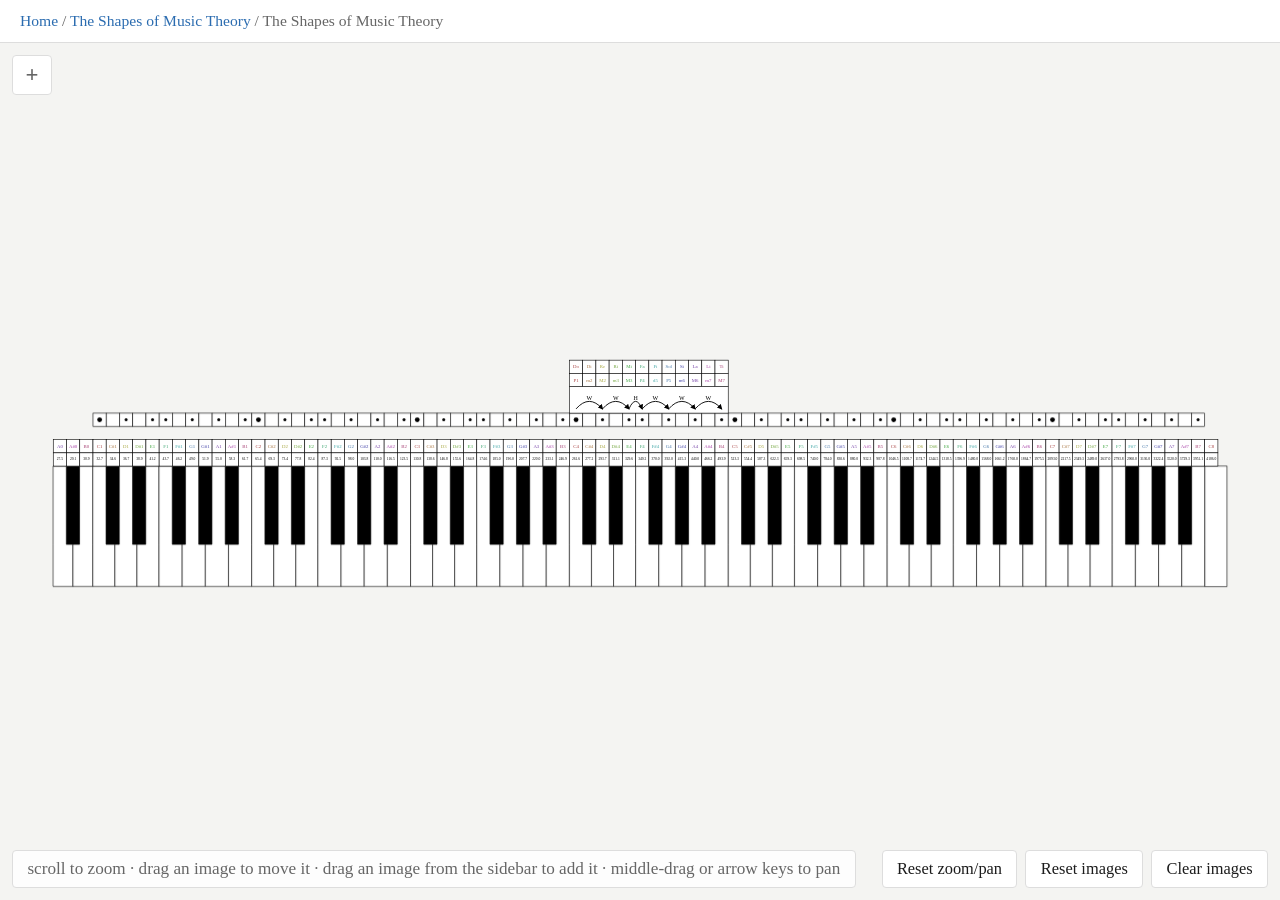
<file: the-shapes-of-music-theory/001-the-library-of-musical-notes/index.html>
<!doctype html>
<html lang="en">
<head>
<meta charset="utf-8">
<meta name="viewport" content="width=device-width, initial-scale=1">
<title>The Shapes of Music Theory — Home</title>
<link rel="stylesheet" href="../../assets/style.css?v=mtnrd87o">
</head>
<body class="viewer-page">
  <header class="bar">
    <span class="crumbs"><a href="../../index.html">Home</a> / <a href="../index.html">The Shapes of Music Theory</a> / The Shapes of Music Theory</span>
  </header>
  <div class="pz-viewer">
    <div class="pz-viewport">
      <div class="pz-stage">
      <div class="pz-item" data-x="792" data-kind="relative">
<svg xmlns="http://www.w3.org/2000/svg" viewBox="63 -3 270 28" width="270" height="28">
  <rect x="66" y="0" width="22" height="22" fill="#ffffff" stroke="#000000" stroke-width="1"/>
  <text x="77" y="11" fill="hsl(0, 45%, 45%)" font-family="Georgia, 'Times New Roman', Times, serif" font-size="8" text-anchor="middle" dominant-baseline="central">Do</text>
  <rect x="88" y="0" width="22" height="22" fill="#ffffff" stroke="#000000" stroke-width="1"/>
  <text x="99" y="11" fill="hsl(30, 45%, 45%)" font-family="Georgia, 'Times New Roman', Times, serif" font-size="8" text-anchor="middle" dominant-baseline="central">Di</text>
  <rect x="110" y="0" width="22" height="22" fill="#ffffff" stroke="#000000" stroke-width="1"/>
  <text x="121" y="11" fill="hsl(60, 45%, 45%)" font-family="Georgia, 'Times New Roman', Times, serif" font-size="8" text-anchor="middle" dominant-baseline="central">Re</text>
  <rect x="132" y="0" width="22" height="22" fill="#ffffff" stroke="#000000" stroke-width="1"/>
  <text x="143" y="11" fill="hsl(90, 45%, 45%)" font-family="Georgia, 'Times New Roman', Times, serif" font-size="8" text-anchor="middle" dominant-baseline="central">Ri</text>
  <rect x="154" y="0" width="22" height="22" fill="#ffffff" stroke="#000000" stroke-width="1"/>
  <text x="165" y="11" fill="hsl(120, 45%, 45%)" font-family="Georgia, 'Times New Roman', Times, serif" font-size="8" text-anchor="middle" dominant-baseline="central">Mi</text>
  <rect x="176" y="0" width="22" height="22" fill="#ffffff" stroke="#000000" stroke-width="1"/>
  <text x="187" y="11" fill="hsl(150, 45%, 45%)" font-family="Georgia, 'Times New Roman', Times, serif" font-size="8" text-anchor="middle" dominant-baseline="central">Fa</text>
  <rect x="198" y="0" width="22" height="22" fill="#ffffff" stroke="#000000" stroke-width="1"/>
  <text x="209" y="11" fill="hsl(180, 45%, 45%)" font-family="Georgia, 'Times New Roman', Times, serif" font-size="8" text-anchor="middle" dominant-baseline="central">Fi</text>
  <rect x="220" y="0" width="22" height="22" fill="#ffffff" stroke="#000000" stroke-width="1"/>
  <text x="231" y="11" fill="hsl(210, 45%, 45%)" font-family="Georgia, 'Times New Roman', Times, serif" font-size="8" text-anchor="middle" dominant-baseline="central">Sol</text>
  <rect x="242" y="0" width="22" height="22" fill="#ffffff" stroke="#000000" stroke-width="1"/>
  <text x="253" y="11" fill="hsl(240, 45%, 45%)" font-family="Georgia, 'Times New Roman', Times, serif" font-size="8" text-anchor="middle" dominant-baseline="central">Si</text>
  <rect x="264" y="0" width="22" height="22" fill="#ffffff" stroke="#000000" stroke-width="1"/>
  <text x="275" y="11" fill="hsl(270, 45%, 45%)" font-family="Georgia, 'Times New Roman', Times, serif" font-size="8" text-anchor="middle" dominant-baseline="central">La</text>
  <rect x="286" y="0" width="22" height="22" fill="#ffffff" stroke="#000000" stroke-width="1"/>
  <text x="297" y="11" fill="hsl(300, 45%, 45%)" font-family="Georgia, 'Times New Roman', Times, serif" font-size="8" text-anchor="middle" dominant-baseline="central">Li</text>
  <rect x="308" y="0" width="22" height="22" fill="#ffffff" stroke="#000000" stroke-width="1"/>
  <text x="319" y="11" fill="hsl(330, 45%, 45%)" font-family="Georgia, 'Times New Roman', Times, serif" font-size="8" text-anchor="middle" dominant-baseline="central">Ti</text>
</svg>
      </div>
      <div class="pz-item" data-x="792" data-kind="relative">
<svg xmlns="http://www.w3.org/2000/svg" viewBox="63 -3 270 28" width="270" height="28">
  <rect x="66" y="0" width="22" height="22" fill="#ffffff" stroke="#000000" stroke-width="1"/>
  <text x="77" y="11" fill="hsl(0, 45%, 45%)" font-family="Georgia, 'Times New Roman', Times, serif" font-size="8" text-anchor="middle" dominant-baseline="central">P1</text>
  <rect x="88" y="0" width="22" height="22" fill="#ffffff" stroke="#000000" stroke-width="1"/>
  <text x="99" y="11" fill="hsl(30, 45%, 45%)" font-family="Georgia, 'Times New Roman', Times, serif" font-size="8" text-anchor="middle" dominant-baseline="central">m2</text>
  <rect x="110" y="0" width="22" height="22" fill="#ffffff" stroke="#000000" stroke-width="1"/>
  <text x="121" y="11" fill="hsl(60, 45%, 45%)" font-family="Georgia, 'Times New Roman', Times, serif" font-size="8" text-anchor="middle" dominant-baseline="central">M2</text>
  <rect x="132" y="0" width="22" height="22" fill="#ffffff" stroke="#000000" stroke-width="1"/>
  <text x="143" y="11" fill="hsl(90, 45%, 45%)" font-family="Georgia, 'Times New Roman', Times, serif" font-size="8" text-anchor="middle" dominant-baseline="central">m3</text>
  <rect x="154" y="0" width="22" height="22" fill="#ffffff" stroke="#000000" stroke-width="1"/>
  <text x="165" y="11" fill="hsl(120, 45%, 45%)" font-family="Georgia, 'Times New Roman', Times, serif" font-size="8" text-anchor="middle" dominant-baseline="central">M3</text>
  <rect x="176" y="0" width="22" height="22" fill="#ffffff" stroke="#000000" stroke-width="1"/>
  <text x="187" y="11" fill="hsl(150, 45%, 45%)" font-family="Georgia, 'Times New Roman', Times, serif" font-size="8" text-anchor="middle" dominant-baseline="central">P4</text>
  <rect x="198" y="0" width="22" height="22" fill="#ffffff" stroke="#000000" stroke-width="1"/>
  <text x="209" y="11" fill="hsl(180, 45%, 45%)" font-family="Georgia, 'Times New Roman', Times, serif" font-size="8" text-anchor="middle" dominant-baseline="central">d5</text>
  <rect x="220" y="0" width="22" height="22" fill="#ffffff" stroke="#000000" stroke-width="1"/>
  <text x="231" y="11" fill="hsl(210, 45%, 45%)" font-family="Georgia, 'Times New Roman', Times, serif" font-size="8" text-anchor="middle" dominant-baseline="central">P5</text>
  <rect x="242" y="0" width="22" height="22" fill="#ffffff" stroke="#000000" stroke-width="1"/>
  <text x="253" y="11" fill="hsl(240, 45%, 45%)" font-family="Georgia, 'Times New Roman', Times, serif" font-size="8" text-anchor="middle" dominant-baseline="central">m6</text>
  <rect x="264" y="0" width="22" height="22" fill="#ffffff" stroke="#000000" stroke-width="1"/>
  <text x="275" y="11" fill="hsl(270, 45%, 45%)" font-family="Georgia, 'Times New Roman', Times, serif" font-size="8" text-anchor="middle" dominant-baseline="central">M6</text>
  <rect x="286" y="0" width="22" height="22" fill="#ffffff" stroke="#000000" stroke-width="1"/>
  <text x="297" y="11" fill="hsl(300, 45%, 45%)" font-family="Georgia, 'Times New Roman', Times, serif" font-size="8" text-anchor="middle" dominant-baseline="central">m7</text>
  <rect x="308" y="0" width="22" height="22" fill="#ffffff" stroke="#000000" stroke-width="1"/>
  <text x="319" y="11" fill="hsl(330, 45%, 45%)" font-family="Georgia, 'Times New Roman', Times, serif" font-size="8" text-anchor="middle" dominant-baseline="central">M7</text>
</svg>
      </div>
      <div class="pz-item" data-x="792" data-kind="relative">
<svg xmlns="http://www.w3.org/2000/svg" viewBox="63 -3 270 50" width="270" height="50">
  <defs>
    <marker id="arrow" viewBox="0 0 10 10" markerWidth="6" markerHeight="6" refX="8" refY="5" orient="auto-start-reverse">
      <path d="M0,0 L10,5 L0,10 z" fill="#000000"/>
    </marker>
  </defs>
  <rect x="66" y="0" width="264" height="44" fill="#ffffff" stroke="#000000" stroke-width="1"/>
  <path d="M 77,37 Q 99,12 121,37" fill="none" stroke="#000000" stroke-width="1.5" marker-end="url(#arrow)"/>
  <text x="99" y="21.5" fill="#000000" font-family="Georgia, 'Times New Roman', Times, serif" font-size="10" text-anchor="middle">W</text>
  <path d="M 121,37 Q 143,12 165,37" fill="none" stroke="#000000" stroke-width="1.5" marker-end="url(#arrow)"/>
  <text x="143" y="21.5" fill="#000000" font-family="Georgia, 'Times New Roman', Times, serif" font-size="10" text-anchor="middle">W</text>
  <path d="M 165,37 Q 176,12 187,37" fill="none" stroke="#000000" stroke-width="1.5" marker-end="url(#arrow)"/>
  <text x="176" y="21.5" fill="#000000" font-family="Georgia, 'Times New Roman', Times, serif" font-size="10" text-anchor="middle">H</text>
  <path d="M 187,37 Q 209,12 231,37" fill="none" stroke="#000000" stroke-width="1.5" marker-end="url(#arrow)"/>
  <text x="209" y="21.5" fill="#000000" font-family="Georgia, 'Times New Roman', Times, serif" font-size="10" text-anchor="middle">W</text>
  <path d="M 231,37 Q 253,12 275,37" fill="none" stroke="#000000" stroke-width="1.5" marker-end="url(#arrow)"/>
  <text x="253" y="21.5" fill="#000000" font-family="Georgia, 'Times New Roman', Times, serif" font-size="10" text-anchor="middle">W</text>
  <path d="M 275,37 Q 297,12 319,37" fill="none" stroke="#000000" stroke-width="1.5" marker-end="url(#arrow)"/>
  <text x="297" y="21.5" fill="#000000" font-family="Georgia, 'Times New Roman', Times, serif" font-size="10" text-anchor="middle">W</text>
</svg>
      </div>
      <div class="pz-item" data-x="66" data-kind="relative" data-repeat-right="6">
<svg xmlns="http://www.w3.org/2000/svg" viewBox="-3 -3 270 28" width="270" height="28">
  <title>Ionian (Major Scale)</title>
  <rect x="0" y="0" width="22" height="22" fill="#ffffff" stroke="#000000" stroke-width="1"/>
  <circle cx="11" cy="11" r="4" fill="#000000"/>
  <rect x="22" y="0" width="22" height="22" fill="#ffffff" stroke="#000000" stroke-width="1"/>
  <rect x="44" y="0" width="22" height="22" fill="#ffffff" stroke="#000000" stroke-width="1"/>
  <circle cx="55" cy="11" r="2.5" fill="#000000"/>
  <rect x="66" y="0" width="22" height="22" fill="#ffffff" stroke="#000000" stroke-width="1"/>
  <rect x="88" y="0" width="22" height="22" fill="#ffffff" stroke="#000000" stroke-width="1"/>
  <circle cx="99" cy="11" r="2.5" fill="#000000"/>
  <rect x="110" y="0" width="22" height="22" fill="#ffffff" stroke="#000000" stroke-width="1"/>
  <circle cx="121" cy="11" r="2.5" fill="#000000"/>
  <rect x="132" y="0" width="22" height="22" fill="#ffffff" stroke="#000000" stroke-width="1"/>
  <rect x="154" y="0" width="22" height="22" fill="#ffffff" stroke="#000000" stroke-width="1"/>
  <circle cx="165" cy="11" r="2.5" fill="#000000"/>
  <rect x="176" y="0" width="22" height="22" fill="#ffffff" stroke="#000000" stroke-width="1"/>
  <rect x="198" y="0" width="22" height="22" fill="#ffffff" stroke="#000000" stroke-width="1"/>
  <circle cx="209" cy="11" r="2.5" fill="#000000"/>
  <rect x="220" y="0" width="22" height="22" fill="#ffffff" stroke="#000000" stroke-width="1"/>
  <rect x="242" y="0" width="22" height="22" fill="#ffffff" stroke="#000000" stroke-width="1"/>
  <circle cx="253" cy="11" r="2.5" fill="#000000"/>
</svg>
      </div>
      <div class="pz-item" data-gap-before="true" data-kind="absolute">
<svg xmlns="http://www.w3.org/2000/svg" viewBox="-3 -3 1942 28" width="1942" height="28">
  <rect x="0" y="0" width="22" height="22" fill="#ffffff" stroke="#000000" stroke-width="1"/>
  <text x="11" y="11" fill="hsl(270, 45%, 45%)" font-family="Georgia, 'Times New Roman', Times, serif" font-size="8" text-anchor="middle" dominant-baseline="central">A0</text>
  <rect x="22" y="0" width="22" height="22" fill="#ffffff" stroke="#000000" stroke-width="1"/>
  <text x="33" y="11" fill="hsl(300, 45%, 45%)" font-family="Georgia, 'Times New Roman', Times, serif" font-size="8" text-anchor="middle" dominant-baseline="central">A#0</text>
  <rect x="44" y="0" width="22" height="22" fill="#ffffff" stroke="#000000" stroke-width="1"/>
  <text x="55" y="11" fill="hsl(330, 45%, 45%)" font-family="Georgia, 'Times New Roman', Times, serif" font-size="8" text-anchor="middle" dominant-baseline="central">B0</text>
  <rect x="66" y="0" width="22" height="22" fill="#ffffff" stroke="#000000" stroke-width="1"/>
  <text x="77" y="11" fill="hsl(0, 45%, 45%)" font-family="Georgia, 'Times New Roman', Times, serif" font-size="8" text-anchor="middle" dominant-baseline="central">C1</text>
  <rect x="88" y="0" width="22" height="22" fill="#ffffff" stroke="#000000" stroke-width="1"/>
  <text x="99" y="11" fill="hsl(30, 45%, 45%)" font-family="Georgia, 'Times New Roman', Times, serif" font-size="8" text-anchor="middle" dominant-baseline="central">C#1</text>
  <rect x="110" y="0" width="22" height="22" fill="#ffffff" stroke="#000000" stroke-width="1"/>
  <text x="121" y="11" fill="hsl(60, 45%, 45%)" font-family="Georgia, 'Times New Roman', Times, serif" font-size="8" text-anchor="middle" dominant-baseline="central">D1</text>
  <rect x="132" y="0" width="22" height="22" fill="#ffffff" stroke="#000000" stroke-width="1"/>
  <text x="143" y="11" fill="hsl(90, 45%, 45%)" font-family="Georgia, 'Times New Roman', Times, serif" font-size="8" text-anchor="middle" dominant-baseline="central">D#1</text>
  <rect x="154" y="0" width="22" height="22" fill="#ffffff" stroke="#000000" stroke-width="1"/>
  <text x="165" y="11" fill="hsl(120, 45%, 45%)" font-family="Georgia, 'Times New Roman', Times, serif" font-size="8" text-anchor="middle" dominant-baseline="central">E1</text>
  <rect x="176" y="0" width="22" height="22" fill="#ffffff" stroke="#000000" stroke-width="1"/>
  <text x="187" y="11" fill="hsl(150, 45%, 45%)" font-family="Georgia, 'Times New Roman', Times, serif" font-size="8" text-anchor="middle" dominant-baseline="central">F1</text>
  <rect x="198" y="0" width="22" height="22" fill="#ffffff" stroke="#000000" stroke-width="1"/>
  <text x="209" y="11" fill="hsl(180, 45%, 45%)" font-family="Georgia, 'Times New Roman', Times, serif" font-size="8" text-anchor="middle" dominant-baseline="central">F#1</text>
  <rect x="220" y="0" width="22" height="22" fill="#ffffff" stroke="#000000" stroke-width="1"/>
  <text x="231" y="11" fill="hsl(210, 45%, 45%)" font-family="Georgia, 'Times New Roman', Times, serif" font-size="8" text-anchor="middle" dominant-baseline="central">G1</text>
  <rect x="242" y="0" width="22" height="22" fill="#ffffff" stroke="#000000" stroke-width="1"/>
  <text x="253" y="11" fill="hsl(240, 45%, 45%)" font-family="Georgia, 'Times New Roman', Times, serif" font-size="8" text-anchor="middle" dominant-baseline="central">G#1</text>
  <rect x="264" y="0" width="22" height="22" fill="#ffffff" stroke="#000000" stroke-width="1"/>
  <text x="275" y="11" fill="hsl(270, 45%, 45%)" font-family="Georgia, 'Times New Roman', Times, serif" font-size="8" text-anchor="middle" dominant-baseline="central">A1</text>
  <rect x="286" y="0" width="22" height="22" fill="#ffffff" stroke="#000000" stroke-width="1"/>
  <text x="297" y="11" fill="hsl(300, 45%, 45%)" font-family="Georgia, 'Times New Roman', Times, serif" font-size="8" text-anchor="middle" dominant-baseline="central">A#1</text>
  <rect x="308" y="0" width="22" height="22" fill="#ffffff" stroke="#000000" stroke-width="1"/>
  <text x="319" y="11" fill="hsl(330, 45%, 45%)" font-family="Georgia, 'Times New Roman', Times, serif" font-size="8" text-anchor="middle" dominant-baseline="central">B1</text>
  <rect x="330" y="0" width="22" height="22" fill="#ffffff" stroke="#000000" stroke-width="1"/>
  <text x="341" y="11" fill="hsl(0, 45%, 45%)" font-family="Georgia, 'Times New Roman', Times, serif" font-size="8" text-anchor="middle" dominant-baseline="central">C2</text>
  <rect x="352" y="0" width="22" height="22" fill="#ffffff" stroke="#000000" stroke-width="1"/>
  <text x="363" y="11" fill="hsl(30, 45%, 45%)" font-family="Georgia, 'Times New Roman', Times, serif" font-size="8" text-anchor="middle" dominant-baseline="central">C#2</text>
  <rect x="374" y="0" width="22" height="22" fill="#ffffff" stroke="#000000" stroke-width="1"/>
  <text x="385" y="11" fill="hsl(60, 45%, 45%)" font-family="Georgia, 'Times New Roman', Times, serif" font-size="8" text-anchor="middle" dominant-baseline="central">D2</text>
  <rect x="396" y="0" width="22" height="22" fill="#ffffff" stroke="#000000" stroke-width="1"/>
  <text x="407" y="11" fill="hsl(90, 45%, 45%)" font-family="Georgia, 'Times New Roman', Times, serif" font-size="8" text-anchor="middle" dominant-baseline="central">D#2</text>
  <rect x="418" y="0" width="22" height="22" fill="#ffffff" stroke="#000000" stroke-width="1"/>
  <text x="429" y="11" fill="hsl(120, 45%, 45%)" font-family="Georgia, 'Times New Roman', Times, serif" font-size="8" text-anchor="middle" dominant-baseline="central">E2</text>
  <rect x="440" y="0" width="22" height="22" fill="#ffffff" stroke="#000000" stroke-width="1"/>
  <text x="451" y="11" fill="hsl(150, 45%, 45%)" font-family="Georgia, 'Times New Roman', Times, serif" font-size="8" text-anchor="middle" dominant-baseline="central">F2</text>
  <rect x="462" y="0" width="22" height="22" fill="#ffffff" stroke="#000000" stroke-width="1"/>
  <text x="473" y="11" fill="hsl(180, 45%, 45%)" font-family="Georgia, 'Times New Roman', Times, serif" font-size="8" text-anchor="middle" dominant-baseline="central">F#2</text>
  <rect x="484" y="0" width="22" height="22" fill="#ffffff" stroke="#000000" stroke-width="1"/>
  <text x="495" y="11" fill="hsl(210, 45%, 45%)" font-family="Georgia, 'Times New Roman', Times, serif" font-size="8" text-anchor="middle" dominant-baseline="central">G2</text>
  <rect x="506" y="0" width="22" height="22" fill="#ffffff" stroke="#000000" stroke-width="1"/>
  <text x="517" y="11" fill="hsl(240, 45%, 45%)" font-family="Georgia, 'Times New Roman', Times, serif" font-size="8" text-anchor="middle" dominant-baseline="central">G#2</text>
  <rect x="528" y="0" width="22" height="22" fill="#ffffff" stroke="#000000" stroke-width="1"/>
  <text x="539" y="11" fill="hsl(270, 45%, 45%)" font-family="Georgia, 'Times New Roman', Times, serif" font-size="8" text-anchor="middle" dominant-baseline="central">A2</text>
  <rect x="550" y="0" width="22" height="22" fill="#ffffff" stroke="#000000" stroke-width="1"/>
  <text x="561" y="11" fill="hsl(300, 45%, 45%)" font-family="Georgia, 'Times New Roman', Times, serif" font-size="8" text-anchor="middle" dominant-baseline="central">A#2</text>
  <rect x="572" y="0" width="22" height="22" fill="#ffffff" stroke="#000000" stroke-width="1"/>
  <text x="583" y="11" fill="hsl(330, 45%, 45%)" font-family="Georgia, 'Times New Roman', Times, serif" font-size="8" text-anchor="middle" dominant-baseline="central">B2</text>
  <rect x="594" y="0" width="22" height="22" fill="#ffffff" stroke="#000000" stroke-width="1"/>
  <text x="605" y="11" fill="hsl(0, 45%, 45%)" font-family="Georgia, 'Times New Roman', Times, serif" font-size="8" text-anchor="middle" dominant-baseline="central">C3</text>
  <rect x="616" y="0" width="22" height="22" fill="#ffffff" stroke="#000000" stroke-width="1"/>
  <text x="627" y="11" fill="hsl(30, 45%, 45%)" font-family="Georgia, 'Times New Roman', Times, serif" font-size="8" text-anchor="middle" dominant-baseline="central">C#3</text>
  <rect x="638" y="0" width="22" height="22" fill="#ffffff" stroke="#000000" stroke-width="1"/>
  <text x="649" y="11" fill="hsl(60, 45%, 45%)" font-family="Georgia, 'Times New Roman', Times, serif" font-size="8" text-anchor="middle" dominant-baseline="central">D3</text>
  <rect x="660" y="0" width="22" height="22" fill="#ffffff" stroke="#000000" stroke-width="1"/>
  <text x="671" y="11" fill="hsl(90, 45%, 45%)" font-family="Georgia, 'Times New Roman', Times, serif" font-size="8" text-anchor="middle" dominant-baseline="central">D#3</text>
  <rect x="682" y="0" width="22" height="22" fill="#ffffff" stroke="#000000" stroke-width="1"/>
  <text x="693" y="11" fill="hsl(120, 45%, 45%)" font-family="Georgia, 'Times New Roman', Times, serif" font-size="8" text-anchor="middle" dominant-baseline="central">E3</text>
  <rect x="704" y="0" width="22" height="22" fill="#ffffff" stroke="#000000" stroke-width="1"/>
  <text x="715" y="11" fill="hsl(150, 45%, 45%)" font-family="Georgia, 'Times New Roman', Times, serif" font-size="8" text-anchor="middle" dominant-baseline="central">F3</text>
  <rect x="726" y="0" width="22" height="22" fill="#ffffff" stroke="#000000" stroke-width="1"/>
  <text x="737" y="11" fill="hsl(180, 45%, 45%)" font-family="Georgia, 'Times New Roman', Times, serif" font-size="8" text-anchor="middle" dominant-baseline="central">F#3</text>
  <rect x="748" y="0" width="22" height="22" fill="#ffffff" stroke="#000000" stroke-width="1"/>
  <text x="759" y="11" fill="hsl(210, 45%, 45%)" font-family="Georgia, 'Times New Roman', Times, serif" font-size="8" text-anchor="middle" dominant-baseline="central">G3</text>
  <rect x="770" y="0" width="22" height="22" fill="#ffffff" stroke="#000000" stroke-width="1"/>
  <text x="781" y="11" fill="hsl(240, 45%, 45%)" font-family="Georgia, 'Times New Roman', Times, serif" font-size="8" text-anchor="middle" dominant-baseline="central">G#3</text>
  <rect x="792" y="0" width="22" height="22" fill="#ffffff" stroke="#000000" stroke-width="1"/>
  <text x="803" y="11" fill="hsl(270, 45%, 45%)" font-family="Georgia, 'Times New Roman', Times, serif" font-size="8" text-anchor="middle" dominant-baseline="central">A3</text>
  <rect x="814" y="0" width="22" height="22" fill="#ffffff" stroke="#000000" stroke-width="1"/>
  <text x="825" y="11" fill="hsl(300, 45%, 45%)" font-family="Georgia, 'Times New Roman', Times, serif" font-size="8" text-anchor="middle" dominant-baseline="central">A#3</text>
  <rect x="836" y="0" width="22" height="22" fill="#ffffff" stroke="#000000" stroke-width="1"/>
  <text x="847" y="11" fill="hsl(330, 45%, 45%)" font-family="Georgia, 'Times New Roman', Times, serif" font-size="8" text-anchor="middle" dominant-baseline="central">B3</text>
  <rect x="858" y="0" width="22" height="22" fill="#ffffff" stroke="#000000" stroke-width="1"/>
  <text x="869" y="11" fill="hsl(0, 45%, 45%)" font-family="Georgia, 'Times New Roman', Times, serif" font-size="8" text-anchor="middle" dominant-baseline="central">C4</text>
  <rect x="880" y="0" width="22" height="22" fill="#ffffff" stroke="#000000" stroke-width="1"/>
  <text x="891" y="11" fill="hsl(30, 45%, 45%)" font-family="Georgia, 'Times New Roman', Times, serif" font-size="8" text-anchor="middle" dominant-baseline="central">C#4</text>
  <rect x="902" y="0" width="22" height="22" fill="#ffffff" stroke="#000000" stroke-width="1"/>
  <text x="913" y="11" fill="hsl(60, 45%, 45%)" font-family="Georgia, 'Times New Roman', Times, serif" font-size="8" text-anchor="middle" dominant-baseline="central">D4</text>
  <rect x="924" y="0" width="22" height="22" fill="#ffffff" stroke="#000000" stroke-width="1"/>
  <text x="935" y="11" fill="hsl(90, 45%, 45%)" font-family="Georgia, 'Times New Roman', Times, serif" font-size="8" text-anchor="middle" dominant-baseline="central">D#4</text>
  <rect x="946" y="0" width="22" height="22" fill="#ffffff" stroke="#000000" stroke-width="1"/>
  <text x="957" y="11" fill="hsl(120, 45%, 45%)" font-family="Georgia, 'Times New Roman', Times, serif" font-size="8" text-anchor="middle" dominant-baseline="central">E4</text>
  <rect x="968" y="0" width="22" height="22" fill="#ffffff" stroke="#000000" stroke-width="1"/>
  <text x="979" y="11" fill="hsl(150, 45%, 45%)" font-family="Georgia, 'Times New Roman', Times, serif" font-size="8" text-anchor="middle" dominant-baseline="central">F4</text>
  <rect x="990" y="0" width="22" height="22" fill="#ffffff" stroke="#000000" stroke-width="1"/>
  <text x="1001" y="11" fill="hsl(180, 45%, 45%)" font-family="Georgia, 'Times New Roman', Times, serif" font-size="8" text-anchor="middle" dominant-baseline="central">F#4</text>
  <rect x="1012" y="0" width="22" height="22" fill="#ffffff" stroke="#000000" stroke-width="1"/>
  <text x="1023" y="11" fill="hsl(210, 45%, 45%)" font-family="Georgia, 'Times New Roman', Times, serif" font-size="8" text-anchor="middle" dominant-baseline="central">G4</text>
  <rect x="1034" y="0" width="22" height="22" fill="#ffffff" stroke="#000000" stroke-width="1"/>
  <text x="1045" y="11" fill="hsl(240, 45%, 45%)" font-family="Georgia, 'Times New Roman', Times, serif" font-size="8" text-anchor="middle" dominant-baseline="central">G#4</text>
  <rect x="1056" y="0" width="22" height="22" fill="#ffffff" stroke="#000000" stroke-width="1"/>
  <text x="1067" y="11" fill="hsl(270, 45%, 45%)" font-family="Georgia, 'Times New Roman', Times, serif" font-size="8" text-anchor="middle" dominant-baseline="central">A4</text>
  <rect x="1078" y="0" width="22" height="22" fill="#ffffff" stroke="#000000" stroke-width="1"/>
  <text x="1089" y="11" fill="hsl(300, 45%, 45%)" font-family="Georgia, 'Times New Roman', Times, serif" font-size="8" text-anchor="middle" dominant-baseline="central">A#4</text>
  <rect x="1100" y="0" width="22" height="22" fill="#ffffff" stroke="#000000" stroke-width="1"/>
  <text x="1111" y="11" fill="hsl(330, 45%, 45%)" font-family="Georgia, 'Times New Roman', Times, serif" font-size="8" text-anchor="middle" dominant-baseline="central">B4</text>
  <rect x="1122" y="0" width="22" height="22" fill="#ffffff" stroke="#000000" stroke-width="1"/>
  <text x="1133" y="11" fill="hsl(0, 45%, 45%)" font-family="Georgia, 'Times New Roman', Times, serif" font-size="8" text-anchor="middle" dominant-baseline="central">C5</text>
  <rect x="1144" y="0" width="22" height="22" fill="#ffffff" stroke="#000000" stroke-width="1"/>
  <text x="1155" y="11" fill="hsl(30, 45%, 45%)" font-family="Georgia, 'Times New Roman', Times, serif" font-size="8" text-anchor="middle" dominant-baseline="central">C#5</text>
  <rect x="1166" y="0" width="22" height="22" fill="#ffffff" stroke="#000000" stroke-width="1"/>
  <text x="1177" y="11" fill="hsl(60, 45%, 45%)" font-family="Georgia, 'Times New Roman', Times, serif" font-size="8" text-anchor="middle" dominant-baseline="central">D5</text>
  <rect x="1188" y="0" width="22" height="22" fill="#ffffff" stroke="#000000" stroke-width="1"/>
  <text x="1199" y="11" fill="hsl(90, 45%, 45%)" font-family="Georgia, 'Times New Roman', Times, serif" font-size="8" text-anchor="middle" dominant-baseline="central">D#5</text>
  <rect x="1210" y="0" width="22" height="22" fill="#ffffff" stroke="#000000" stroke-width="1"/>
  <text x="1221" y="11" fill="hsl(120, 45%, 45%)" font-family="Georgia, 'Times New Roman', Times, serif" font-size="8" text-anchor="middle" dominant-baseline="central">E5</text>
  <rect x="1232" y="0" width="22" height="22" fill="#ffffff" stroke="#000000" stroke-width="1"/>
  <text x="1243" y="11" fill="hsl(150, 45%, 45%)" font-family="Georgia, 'Times New Roman', Times, serif" font-size="8" text-anchor="middle" dominant-baseline="central">F5</text>
  <rect x="1254" y="0" width="22" height="22" fill="#ffffff" stroke="#000000" stroke-width="1"/>
  <text x="1265" y="11" fill="hsl(180, 45%, 45%)" font-family="Georgia, 'Times New Roman', Times, serif" font-size="8" text-anchor="middle" dominant-baseline="central">F#5</text>
  <rect x="1276" y="0" width="22" height="22" fill="#ffffff" stroke="#000000" stroke-width="1"/>
  <text x="1287" y="11" fill="hsl(210, 45%, 45%)" font-family="Georgia, 'Times New Roman', Times, serif" font-size="8" text-anchor="middle" dominant-baseline="central">G5</text>
  <rect x="1298" y="0" width="22" height="22" fill="#ffffff" stroke="#000000" stroke-width="1"/>
  <text x="1309" y="11" fill="hsl(240, 45%, 45%)" font-family="Georgia, 'Times New Roman', Times, serif" font-size="8" text-anchor="middle" dominant-baseline="central">G#5</text>
  <rect x="1320" y="0" width="22" height="22" fill="#ffffff" stroke="#000000" stroke-width="1"/>
  <text x="1331" y="11" fill="hsl(270, 45%, 45%)" font-family="Georgia, 'Times New Roman', Times, serif" font-size="8" text-anchor="middle" dominant-baseline="central">A5</text>
  <rect x="1342" y="0" width="22" height="22" fill="#ffffff" stroke="#000000" stroke-width="1"/>
  <text x="1353" y="11" fill="hsl(300, 45%, 45%)" font-family="Georgia, 'Times New Roman', Times, serif" font-size="8" text-anchor="middle" dominant-baseline="central">A#5</text>
  <rect x="1364" y="0" width="22" height="22" fill="#ffffff" stroke="#000000" stroke-width="1"/>
  <text x="1375" y="11" fill="hsl(330, 45%, 45%)" font-family="Georgia, 'Times New Roman', Times, serif" font-size="8" text-anchor="middle" dominant-baseline="central">B5</text>
  <rect x="1386" y="0" width="22" height="22" fill="#ffffff" stroke="#000000" stroke-width="1"/>
  <text x="1397" y="11" fill="hsl(0, 45%, 45%)" font-family="Georgia, 'Times New Roman', Times, serif" font-size="8" text-anchor="middle" dominant-baseline="central">C6</text>
  <rect x="1408" y="0" width="22" height="22" fill="#ffffff" stroke="#000000" stroke-width="1"/>
  <text x="1419" y="11" fill="hsl(30, 45%, 45%)" font-family="Georgia, 'Times New Roman', Times, serif" font-size="8" text-anchor="middle" dominant-baseline="central">C#6</text>
  <rect x="1430" y="0" width="22" height="22" fill="#ffffff" stroke="#000000" stroke-width="1"/>
  <text x="1441" y="11" fill="hsl(60, 45%, 45%)" font-family="Georgia, 'Times New Roman', Times, serif" font-size="8" text-anchor="middle" dominant-baseline="central">D6</text>
  <rect x="1452" y="0" width="22" height="22" fill="#ffffff" stroke="#000000" stroke-width="1"/>
  <text x="1463" y="11" fill="hsl(90, 45%, 45%)" font-family="Georgia, 'Times New Roman', Times, serif" font-size="8" text-anchor="middle" dominant-baseline="central">D#6</text>
  <rect x="1474" y="0" width="22" height="22" fill="#ffffff" stroke="#000000" stroke-width="1"/>
  <text x="1485" y="11" fill="hsl(120, 45%, 45%)" font-family="Georgia, 'Times New Roman', Times, serif" font-size="8" text-anchor="middle" dominant-baseline="central">E6</text>
  <rect x="1496" y="0" width="22" height="22" fill="#ffffff" stroke="#000000" stroke-width="1"/>
  <text x="1507" y="11" fill="hsl(150, 45%, 45%)" font-family="Georgia, 'Times New Roman', Times, serif" font-size="8" text-anchor="middle" dominant-baseline="central">F6</text>
  <rect x="1518" y="0" width="22" height="22" fill="#ffffff" stroke="#000000" stroke-width="1"/>
  <text x="1529" y="11" fill="hsl(180, 45%, 45%)" font-family="Georgia, 'Times New Roman', Times, serif" font-size="8" text-anchor="middle" dominant-baseline="central">F#6</text>
  <rect x="1540" y="0" width="22" height="22" fill="#ffffff" stroke="#000000" stroke-width="1"/>
  <text x="1551" y="11" fill="hsl(210, 45%, 45%)" font-family="Georgia, 'Times New Roman', Times, serif" font-size="8" text-anchor="middle" dominant-baseline="central">G6</text>
  <rect x="1562" y="0" width="22" height="22" fill="#ffffff" stroke="#000000" stroke-width="1"/>
  <text x="1573" y="11" fill="hsl(240, 45%, 45%)" font-family="Georgia, 'Times New Roman', Times, serif" font-size="8" text-anchor="middle" dominant-baseline="central">G#6</text>
  <rect x="1584" y="0" width="22" height="22" fill="#ffffff" stroke="#000000" stroke-width="1"/>
  <text x="1595" y="11" fill="hsl(270, 45%, 45%)" font-family="Georgia, 'Times New Roman', Times, serif" font-size="8" text-anchor="middle" dominant-baseline="central">A6</text>
  <rect x="1606" y="0" width="22" height="22" fill="#ffffff" stroke="#000000" stroke-width="1"/>
  <text x="1617" y="11" fill="hsl(300, 45%, 45%)" font-family="Georgia, 'Times New Roman', Times, serif" font-size="8" text-anchor="middle" dominant-baseline="central">A#6</text>
  <rect x="1628" y="0" width="22" height="22" fill="#ffffff" stroke="#000000" stroke-width="1"/>
  <text x="1639" y="11" fill="hsl(330, 45%, 45%)" font-family="Georgia, 'Times New Roman', Times, serif" font-size="8" text-anchor="middle" dominant-baseline="central">B6</text>
  <rect x="1650" y="0" width="22" height="22" fill="#ffffff" stroke="#000000" stroke-width="1"/>
  <text x="1661" y="11" fill="hsl(0, 45%, 45%)" font-family="Georgia, 'Times New Roman', Times, serif" font-size="8" text-anchor="middle" dominant-baseline="central">C7</text>
  <rect x="1672" y="0" width="22" height="22" fill="#ffffff" stroke="#000000" stroke-width="1"/>
  <text x="1683" y="11" fill="hsl(30, 45%, 45%)" font-family="Georgia, 'Times New Roman', Times, serif" font-size="8" text-anchor="middle" dominant-baseline="central">C#7</text>
  <rect x="1694" y="0" width="22" height="22" fill="#ffffff" stroke="#000000" stroke-width="1"/>
  <text x="1705" y="11" fill="hsl(60, 45%, 45%)" font-family="Georgia, 'Times New Roman', Times, serif" font-size="8" text-anchor="middle" dominant-baseline="central">D7</text>
  <rect x="1716" y="0" width="22" height="22" fill="#ffffff" stroke="#000000" stroke-width="1"/>
  <text x="1727" y="11" fill="hsl(90, 45%, 45%)" font-family="Georgia, 'Times New Roman', Times, serif" font-size="8" text-anchor="middle" dominant-baseline="central">D#7</text>
  <rect x="1738" y="0" width="22" height="22" fill="#ffffff" stroke="#000000" stroke-width="1"/>
  <text x="1749" y="11" fill="hsl(120, 45%, 45%)" font-family="Georgia, 'Times New Roman', Times, serif" font-size="8" text-anchor="middle" dominant-baseline="central">E7</text>
  <rect x="1760" y="0" width="22" height="22" fill="#ffffff" stroke="#000000" stroke-width="1"/>
  <text x="1771" y="11" fill="hsl(150, 45%, 45%)" font-family="Georgia, 'Times New Roman', Times, serif" font-size="8" text-anchor="middle" dominant-baseline="central">F7</text>
  <rect x="1782" y="0" width="22" height="22" fill="#ffffff" stroke="#000000" stroke-width="1"/>
  <text x="1793" y="11" fill="hsl(180, 45%, 45%)" font-family="Georgia, 'Times New Roman', Times, serif" font-size="8" text-anchor="middle" dominant-baseline="central">F#7</text>
  <rect x="1804" y="0" width="22" height="22" fill="#ffffff" stroke="#000000" stroke-width="1"/>
  <text x="1815" y="11" fill="hsl(210, 45%, 45%)" font-family="Georgia, 'Times New Roman', Times, serif" font-size="8" text-anchor="middle" dominant-baseline="central">G7</text>
  <rect x="1826" y="0" width="22" height="22" fill="#ffffff" stroke="#000000" stroke-width="1"/>
  <text x="1837" y="11" fill="hsl(240, 45%, 45%)" font-family="Georgia, 'Times New Roman', Times, serif" font-size="8" text-anchor="middle" dominant-baseline="central">G#7</text>
  <rect x="1848" y="0" width="22" height="22" fill="#ffffff" stroke="#000000" stroke-width="1"/>
  <text x="1859" y="11" fill="hsl(270, 45%, 45%)" font-family="Georgia, 'Times New Roman', Times, serif" font-size="8" text-anchor="middle" dominant-baseline="central">A7</text>
  <rect x="1870" y="0" width="22" height="22" fill="#ffffff" stroke="#000000" stroke-width="1"/>
  <text x="1881" y="11" fill="hsl(300, 45%, 45%)" font-family="Georgia, 'Times New Roman', Times, serif" font-size="8" text-anchor="middle" dominant-baseline="central">A#7</text>
  <rect x="1892" y="0" width="22" height="22" fill="#ffffff" stroke="#000000" stroke-width="1"/>
  <text x="1903" y="11" fill="hsl(330, 45%, 45%)" font-family="Georgia, 'Times New Roman', Times, serif" font-size="8" text-anchor="middle" dominant-baseline="central">B7</text>
  <rect x="1914" y="0" width="22" height="22" fill="#ffffff" stroke="#000000" stroke-width="1"/>
  <text x="1925" y="11" fill="hsl(0, 45%, 45%)" font-family="Georgia, 'Times New Roman', Times, serif" font-size="8" text-anchor="middle" dominant-baseline="central">C8</text>
</svg>
      </div>
      <div class="pz-item" data-kind="absolute">
<svg xmlns="http://www.w3.org/2000/svg" viewBox="-3 -3 1942 28" width="1942" height="28">
  <rect x="0" y="0" width="22" height="22" fill="#ffffff" stroke="#000000" stroke-width="1"/>
  <text x="11" y="11" fill="#000000" font-family="Georgia, 'Times New Roman', Times, serif" font-size="6" text-anchor="middle" dominant-baseline="central">27.5</text>
  <rect x="22" y="0" width="22" height="22" fill="#ffffff" stroke="#000000" stroke-width="1"/>
  <text x="33" y="11" fill="#000000" font-family="Georgia, 'Times New Roman', Times, serif" font-size="6" text-anchor="middle" dominant-baseline="central">29.1</text>
  <rect x="44" y="0" width="22" height="22" fill="#ffffff" stroke="#000000" stroke-width="1"/>
  <text x="55" y="11" fill="#000000" font-family="Georgia, 'Times New Roman', Times, serif" font-size="6" text-anchor="middle" dominant-baseline="central">30.9</text>
  <rect x="66" y="0" width="22" height="22" fill="#ffffff" stroke="#000000" stroke-width="1"/>
  <text x="77" y="11" fill="#000000" font-family="Georgia, 'Times New Roman', Times, serif" font-size="6" text-anchor="middle" dominant-baseline="central">32.7</text>
  <rect x="88" y="0" width="22" height="22" fill="#ffffff" stroke="#000000" stroke-width="1"/>
  <text x="99" y="11" fill="#000000" font-family="Georgia, 'Times New Roman', Times, serif" font-size="6" text-anchor="middle" dominant-baseline="central">34.6</text>
  <rect x="110" y="0" width="22" height="22" fill="#ffffff" stroke="#000000" stroke-width="1"/>
  <text x="121" y="11" fill="#000000" font-family="Georgia, 'Times New Roman', Times, serif" font-size="6" text-anchor="middle" dominant-baseline="central">36.7</text>
  <rect x="132" y="0" width="22" height="22" fill="#ffffff" stroke="#000000" stroke-width="1"/>
  <text x="143" y="11" fill="#000000" font-family="Georgia, 'Times New Roman', Times, serif" font-size="6" text-anchor="middle" dominant-baseline="central">38.9</text>
  <rect x="154" y="0" width="22" height="22" fill="#ffffff" stroke="#000000" stroke-width="1"/>
  <text x="165" y="11" fill="#000000" font-family="Georgia, 'Times New Roman', Times, serif" font-size="6" text-anchor="middle" dominant-baseline="central">41.2</text>
  <rect x="176" y="0" width="22" height="22" fill="#ffffff" stroke="#000000" stroke-width="1"/>
  <text x="187" y="11" fill="#000000" font-family="Georgia, 'Times New Roman', Times, serif" font-size="6" text-anchor="middle" dominant-baseline="central">43.7</text>
  <rect x="198" y="0" width="22" height="22" fill="#ffffff" stroke="#000000" stroke-width="1"/>
  <text x="209" y="11" fill="#000000" font-family="Georgia, 'Times New Roman', Times, serif" font-size="6" text-anchor="middle" dominant-baseline="central">46.2</text>
  <rect x="220" y="0" width="22" height="22" fill="#ffffff" stroke="#000000" stroke-width="1"/>
  <text x="231" y="11" fill="#000000" font-family="Georgia, 'Times New Roman', Times, serif" font-size="6" text-anchor="middle" dominant-baseline="central">49.0</text>
  <rect x="242" y="0" width="22" height="22" fill="#ffffff" stroke="#000000" stroke-width="1"/>
  <text x="253" y="11" fill="#000000" font-family="Georgia, 'Times New Roman', Times, serif" font-size="6" text-anchor="middle" dominant-baseline="central">51.9</text>
  <rect x="264" y="0" width="22" height="22" fill="#ffffff" stroke="#000000" stroke-width="1"/>
  <text x="275" y="11" fill="#000000" font-family="Georgia, 'Times New Roman', Times, serif" font-size="6" text-anchor="middle" dominant-baseline="central">55.0</text>
  <rect x="286" y="0" width="22" height="22" fill="#ffffff" stroke="#000000" stroke-width="1"/>
  <text x="297" y="11" fill="#000000" font-family="Georgia, 'Times New Roman', Times, serif" font-size="6" text-anchor="middle" dominant-baseline="central">58.3</text>
  <rect x="308" y="0" width="22" height="22" fill="#ffffff" stroke="#000000" stroke-width="1"/>
  <text x="319" y="11" fill="#000000" font-family="Georgia, 'Times New Roman', Times, serif" font-size="6" text-anchor="middle" dominant-baseline="central">61.7</text>
  <rect x="330" y="0" width="22" height="22" fill="#ffffff" stroke="#000000" stroke-width="1"/>
  <text x="341" y="11" fill="#000000" font-family="Georgia, 'Times New Roman', Times, serif" font-size="6" text-anchor="middle" dominant-baseline="central">65.4</text>
  <rect x="352" y="0" width="22" height="22" fill="#ffffff" stroke="#000000" stroke-width="1"/>
  <text x="363" y="11" fill="#000000" font-family="Georgia, 'Times New Roman', Times, serif" font-size="6" text-anchor="middle" dominant-baseline="central">69.3</text>
  <rect x="374" y="0" width="22" height="22" fill="#ffffff" stroke="#000000" stroke-width="1"/>
  <text x="385" y="11" fill="#000000" font-family="Georgia, 'Times New Roman', Times, serif" font-size="6" text-anchor="middle" dominant-baseline="central">73.4</text>
  <rect x="396" y="0" width="22" height="22" fill="#ffffff" stroke="#000000" stroke-width="1"/>
  <text x="407" y="11" fill="#000000" font-family="Georgia, 'Times New Roman', Times, serif" font-size="6" text-anchor="middle" dominant-baseline="central">77.8</text>
  <rect x="418" y="0" width="22" height="22" fill="#ffffff" stroke="#000000" stroke-width="1"/>
  <text x="429" y="11" fill="#000000" font-family="Georgia, 'Times New Roman', Times, serif" font-size="6" text-anchor="middle" dominant-baseline="central">82.4</text>
  <rect x="440" y="0" width="22" height="22" fill="#ffffff" stroke="#000000" stroke-width="1"/>
  <text x="451" y="11" fill="#000000" font-family="Georgia, 'Times New Roman', Times, serif" font-size="6" text-anchor="middle" dominant-baseline="central">87.3</text>
  <rect x="462" y="0" width="22" height="22" fill="#ffffff" stroke="#000000" stroke-width="1"/>
  <text x="473" y="11" fill="#000000" font-family="Georgia, 'Times New Roman', Times, serif" font-size="6" text-anchor="middle" dominant-baseline="central">92.5</text>
  <rect x="484" y="0" width="22" height="22" fill="#ffffff" stroke="#000000" stroke-width="1"/>
  <text x="495" y="11" fill="#000000" font-family="Georgia, 'Times New Roman', Times, serif" font-size="6" text-anchor="middle" dominant-baseline="central">98.0</text>
  <rect x="506" y="0" width="22" height="22" fill="#ffffff" stroke="#000000" stroke-width="1"/>
  <text x="517" y="11" fill="#000000" font-family="Georgia, 'Times New Roman', Times, serif" font-size="6" text-anchor="middle" dominant-baseline="central">103.8</text>
  <rect x="528" y="0" width="22" height="22" fill="#ffffff" stroke="#000000" stroke-width="1"/>
  <text x="539" y="11" fill="#000000" font-family="Georgia, 'Times New Roman', Times, serif" font-size="6" text-anchor="middle" dominant-baseline="central">110.0</text>
  <rect x="550" y="0" width="22" height="22" fill="#ffffff" stroke="#000000" stroke-width="1"/>
  <text x="561" y="11" fill="#000000" font-family="Georgia, 'Times New Roman', Times, serif" font-size="6" text-anchor="middle" dominant-baseline="central">116.5</text>
  <rect x="572" y="0" width="22" height="22" fill="#ffffff" stroke="#000000" stroke-width="1"/>
  <text x="583" y="11" fill="#000000" font-family="Georgia, 'Times New Roman', Times, serif" font-size="6" text-anchor="middle" dominant-baseline="central">123.5</text>
  <rect x="594" y="0" width="22" height="22" fill="#ffffff" stroke="#000000" stroke-width="1"/>
  <text x="605" y="11" fill="#000000" font-family="Georgia, 'Times New Roman', Times, serif" font-size="6" text-anchor="middle" dominant-baseline="central">130.8</text>
  <rect x="616" y="0" width="22" height="22" fill="#ffffff" stroke="#000000" stroke-width="1"/>
  <text x="627" y="11" fill="#000000" font-family="Georgia, 'Times New Roman', Times, serif" font-size="6" text-anchor="middle" dominant-baseline="central">138.6</text>
  <rect x="638" y="0" width="22" height="22" fill="#ffffff" stroke="#000000" stroke-width="1"/>
  <text x="649" y="11" fill="#000000" font-family="Georgia, 'Times New Roman', Times, serif" font-size="6" text-anchor="middle" dominant-baseline="central">146.8</text>
  <rect x="660" y="0" width="22" height="22" fill="#ffffff" stroke="#000000" stroke-width="1"/>
  <text x="671" y="11" fill="#000000" font-family="Georgia, 'Times New Roman', Times, serif" font-size="6" text-anchor="middle" dominant-baseline="central">155.6</text>
  <rect x="682" y="0" width="22" height="22" fill="#ffffff" stroke="#000000" stroke-width="1"/>
  <text x="693" y="11" fill="#000000" font-family="Georgia, 'Times New Roman', Times, serif" font-size="6" text-anchor="middle" dominant-baseline="central">164.8</text>
  <rect x="704" y="0" width="22" height="22" fill="#ffffff" stroke="#000000" stroke-width="1"/>
  <text x="715" y="11" fill="#000000" font-family="Georgia, 'Times New Roman', Times, serif" font-size="6" text-anchor="middle" dominant-baseline="central">174.6</text>
  <rect x="726" y="0" width="22" height="22" fill="#ffffff" stroke="#000000" stroke-width="1"/>
  <text x="737" y="11" fill="#000000" font-family="Georgia, 'Times New Roman', Times, serif" font-size="6" text-anchor="middle" dominant-baseline="central">185.0</text>
  <rect x="748" y="0" width="22" height="22" fill="#ffffff" stroke="#000000" stroke-width="1"/>
  <text x="759" y="11" fill="#000000" font-family="Georgia, 'Times New Roman', Times, serif" font-size="6" text-anchor="middle" dominant-baseline="central">196.0</text>
  <rect x="770" y="0" width="22" height="22" fill="#ffffff" stroke="#000000" stroke-width="1"/>
  <text x="781" y="11" fill="#000000" font-family="Georgia, 'Times New Roman', Times, serif" font-size="6" text-anchor="middle" dominant-baseline="central">207.7</text>
  <rect x="792" y="0" width="22" height="22" fill="#ffffff" stroke="#000000" stroke-width="1"/>
  <text x="803" y="11" fill="#000000" font-family="Georgia, 'Times New Roman', Times, serif" font-size="6" text-anchor="middle" dominant-baseline="central">220.0</text>
  <rect x="814" y="0" width="22" height="22" fill="#ffffff" stroke="#000000" stroke-width="1"/>
  <text x="825" y="11" fill="#000000" font-family="Georgia, 'Times New Roman', Times, serif" font-size="6" text-anchor="middle" dominant-baseline="central">233.1</text>
  <rect x="836" y="0" width="22" height="22" fill="#ffffff" stroke="#000000" stroke-width="1"/>
  <text x="847" y="11" fill="#000000" font-family="Georgia, 'Times New Roman', Times, serif" font-size="6" text-anchor="middle" dominant-baseline="central">246.9</text>
  <rect x="858" y="0" width="22" height="22" fill="#ffffff" stroke="#000000" stroke-width="1"/>
  <text x="869" y="11" fill="#000000" font-family="Georgia, 'Times New Roman', Times, serif" font-size="6" text-anchor="middle" dominant-baseline="central">261.6</text>
  <rect x="880" y="0" width="22" height="22" fill="#ffffff" stroke="#000000" stroke-width="1"/>
  <text x="891" y="11" fill="#000000" font-family="Georgia, 'Times New Roman', Times, serif" font-size="6" text-anchor="middle" dominant-baseline="central">277.2</text>
  <rect x="902" y="0" width="22" height="22" fill="#ffffff" stroke="#000000" stroke-width="1"/>
  <text x="913" y="11" fill="#000000" font-family="Georgia, 'Times New Roman', Times, serif" font-size="6" text-anchor="middle" dominant-baseline="central">293.7</text>
  <rect x="924" y="0" width="22" height="22" fill="#ffffff" stroke="#000000" stroke-width="1"/>
  <text x="935" y="11" fill="#000000" font-family="Georgia, 'Times New Roman', Times, serif" font-size="6" text-anchor="middle" dominant-baseline="central">311.1</text>
  <rect x="946" y="0" width="22" height="22" fill="#ffffff" stroke="#000000" stroke-width="1"/>
  <text x="957" y="11" fill="#000000" font-family="Georgia, 'Times New Roman', Times, serif" font-size="6" text-anchor="middle" dominant-baseline="central">329.6</text>
  <rect x="968" y="0" width="22" height="22" fill="#ffffff" stroke="#000000" stroke-width="1"/>
  <text x="979" y="11" fill="#000000" font-family="Georgia, 'Times New Roman', Times, serif" font-size="6" text-anchor="middle" dominant-baseline="central">349.2</text>
  <rect x="990" y="0" width="22" height="22" fill="#ffffff" stroke="#000000" stroke-width="1"/>
  <text x="1001" y="11" fill="#000000" font-family="Georgia, 'Times New Roman', Times, serif" font-size="6" text-anchor="middle" dominant-baseline="central">370.0</text>
  <rect x="1012" y="0" width="22" height="22" fill="#ffffff" stroke="#000000" stroke-width="1"/>
  <text x="1023" y="11" fill="#000000" font-family="Georgia, 'Times New Roman', Times, serif" font-size="6" text-anchor="middle" dominant-baseline="central">392.0</text>
  <rect x="1034" y="0" width="22" height="22" fill="#ffffff" stroke="#000000" stroke-width="1"/>
  <text x="1045" y="11" fill="#000000" font-family="Georgia, 'Times New Roman', Times, serif" font-size="6" text-anchor="middle" dominant-baseline="central">415.3</text>
  <rect x="1056" y="0" width="22" height="22" fill="#ffffff" stroke="#000000" stroke-width="1"/>
  <text x="1067" y="11" fill="#000000" font-family="Georgia, 'Times New Roman', Times, serif" font-size="6" text-anchor="middle" dominant-baseline="central">440.0</text>
  <rect x="1078" y="0" width="22" height="22" fill="#ffffff" stroke="#000000" stroke-width="1"/>
  <text x="1089" y="11" fill="#000000" font-family="Georgia, 'Times New Roman', Times, serif" font-size="6" text-anchor="middle" dominant-baseline="central">466.2</text>
  <rect x="1100" y="0" width="22" height="22" fill="#ffffff" stroke="#000000" stroke-width="1"/>
  <text x="1111" y="11" fill="#000000" font-family="Georgia, 'Times New Roman', Times, serif" font-size="6" text-anchor="middle" dominant-baseline="central">493.9</text>
  <rect x="1122" y="0" width="22" height="22" fill="#ffffff" stroke="#000000" stroke-width="1"/>
  <text x="1133" y="11" fill="#000000" font-family="Georgia, 'Times New Roman', Times, serif" font-size="6" text-anchor="middle" dominant-baseline="central">523.3</text>
  <rect x="1144" y="0" width="22" height="22" fill="#ffffff" stroke="#000000" stroke-width="1"/>
  <text x="1155" y="11" fill="#000000" font-family="Georgia, 'Times New Roman', Times, serif" font-size="6" text-anchor="middle" dominant-baseline="central">554.4</text>
  <rect x="1166" y="0" width="22" height="22" fill="#ffffff" stroke="#000000" stroke-width="1"/>
  <text x="1177" y="11" fill="#000000" font-family="Georgia, 'Times New Roman', Times, serif" font-size="6" text-anchor="middle" dominant-baseline="central">587.3</text>
  <rect x="1188" y="0" width="22" height="22" fill="#ffffff" stroke="#000000" stroke-width="1"/>
  <text x="1199" y="11" fill="#000000" font-family="Georgia, 'Times New Roman', Times, serif" font-size="6" text-anchor="middle" dominant-baseline="central">622.3</text>
  <rect x="1210" y="0" width="22" height="22" fill="#ffffff" stroke="#000000" stroke-width="1"/>
  <text x="1221" y="11" fill="#000000" font-family="Georgia, 'Times New Roman', Times, serif" font-size="6" text-anchor="middle" dominant-baseline="central">659.3</text>
  <rect x="1232" y="0" width="22" height="22" fill="#ffffff" stroke="#000000" stroke-width="1"/>
  <text x="1243" y="11" fill="#000000" font-family="Georgia, 'Times New Roman', Times, serif" font-size="6" text-anchor="middle" dominant-baseline="central">698.5</text>
  <rect x="1254" y="0" width="22" height="22" fill="#ffffff" stroke="#000000" stroke-width="1"/>
  <text x="1265" y="11" fill="#000000" font-family="Georgia, 'Times New Roman', Times, serif" font-size="6" text-anchor="middle" dominant-baseline="central">740.0</text>
  <rect x="1276" y="0" width="22" height="22" fill="#ffffff" stroke="#000000" stroke-width="1"/>
  <text x="1287" y="11" fill="#000000" font-family="Georgia, 'Times New Roman', Times, serif" font-size="6" text-anchor="middle" dominant-baseline="central">784.0</text>
  <rect x="1298" y="0" width="22" height="22" fill="#ffffff" stroke="#000000" stroke-width="1"/>
  <text x="1309" y="11" fill="#000000" font-family="Georgia, 'Times New Roman', Times, serif" font-size="6" text-anchor="middle" dominant-baseline="central">830.6</text>
  <rect x="1320" y="0" width="22" height="22" fill="#ffffff" stroke="#000000" stroke-width="1"/>
  <text x="1331" y="11" fill="#000000" font-family="Georgia, 'Times New Roman', Times, serif" font-size="6" text-anchor="middle" dominant-baseline="central">880.0</text>
  <rect x="1342" y="0" width="22" height="22" fill="#ffffff" stroke="#000000" stroke-width="1"/>
  <text x="1353" y="11" fill="#000000" font-family="Georgia, 'Times New Roman', Times, serif" font-size="6" text-anchor="middle" dominant-baseline="central">932.3</text>
  <rect x="1364" y="0" width="22" height="22" fill="#ffffff" stroke="#000000" stroke-width="1"/>
  <text x="1375" y="11" fill="#000000" font-family="Georgia, 'Times New Roman', Times, serif" font-size="6" text-anchor="middle" dominant-baseline="central">987.8</text>
  <rect x="1386" y="0" width="22" height="22" fill="#ffffff" stroke="#000000" stroke-width="1"/>
  <text x="1397" y="11" fill="#000000" font-family="Georgia, 'Times New Roman', Times, serif" font-size="6" text-anchor="middle" dominant-baseline="central">1046.5</text>
  <rect x="1408" y="0" width="22" height="22" fill="#ffffff" stroke="#000000" stroke-width="1"/>
  <text x="1419" y="11" fill="#000000" font-family="Georgia, 'Times New Roman', Times, serif" font-size="6" text-anchor="middle" dominant-baseline="central">1108.7</text>
  <rect x="1430" y="0" width="22" height="22" fill="#ffffff" stroke="#000000" stroke-width="1"/>
  <text x="1441" y="11" fill="#000000" font-family="Georgia, 'Times New Roman', Times, serif" font-size="6" text-anchor="middle" dominant-baseline="central">1174.7</text>
  <rect x="1452" y="0" width="22" height="22" fill="#ffffff" stroke="#000000" stroke-width="1"/>
  <text x="1463" y="11" fill="#000000" font-family="Georgia, 'Times New Roman', Times, serif" font-size="6" text-anchor="middle" dominant-baseline="central">1244.5</text>
  <rect x="1474" y="0" width="22" height="22" fill="#ffffff" stroke="#000000" stroke-width="1"/>
  <text x="1485" y="11" fill="#000000" font-family="Georgia, 'Times New Roman', Times, serif" font-size="6" text-anchor="middle" dominant-baseline="central">1318.5</text>
  <rect x="1496" y="0" width="22" height="22" fill="#ffffff" stroke="#000000" stroke-width="1"/>
  <text x="1507" y="11" fill="#000000" font-family="Georgia, 'Times New Roman', Times, serif" font-size="6" text-anchor="middle" dominant-baseline="central">1396.9</text>
  <rect x="1518" y="0" width="22" height="22" fill="#ffffff" stroke="#000000" stroke-width="1"/>
  <text x="1529" y="11" fill="#000000" font-family="Georgia, 'Times New Roman', Times, serif" font-size="6" text-anchor="middle" dominant-baseline="central">1480.0</text>
  <rect x="1540" y="0" width="22" height="22" fill="#ffffff" stroke="#000000" stroke-width="1"/>
  <text x="1551" y="11" fill="#000000" font-family="Georgia, 'Times New Roman', Times, serif" font-size="6" text-anchor="middle" dominant-baseline="central">1568.0</text>
  <rect x="1562" y="0" width="22" height="22" fill="#ffffff" stroke="#000000" stroke-width="1"/>
  <text x="1573" y="11" fill="#000000" font-family="Georgia, 'Times New Roman', Times, serif" font-size="6" text-anchor="middle" dominant-baseline="central">1661.2</text>
  <rect x="1584" y="0" width="22" height="22" fill="#ffffff" stroke="#000000" stroke-width="1"/>
  <text x="1595" y="11" fill="#000000" font-family="Georgia, 'Times New Roman', Times, serif" font-size="6" text-anchor="middle" dominant-baseline="central">1760.0</text>
  <rect x="1606" y="0" width="22" height="22" fill="#ffffff" stroke="#000000" stroke-width="1"/>
  <text x="1617" y="11" fill="#000000" font-family="Georgia, 'Times New Roman', Times, serif" font-size="6" text-anchor="middle" dominant-baseline="central">1864.7</text>
  <rect x="1628" y="0" width="22" height="22" fill="#ffffff" stroke="#000000" stroke-width="1"/>
  <text x="1639" y="11" fill="#000000" font-family="Georgia, 'Times New Roman', Times, serif" font-size="6" text-anchor="middle" dominant-baseline="central">1975.5</text>
  <rect x="1650" y="0" width="22" height="22" fill="#ffffff" stroke="#000000" stroke-width="1"/>
  <text x="1661" y="11" fill="#000000" font-family="Georgia, 'Times New Roman', Times, serif" font-size="6" text-anchor="middle" dominant-baseline="central">2093.0</text>
  <rect x="1672" y="0" width="22" height="22" fill="#ffffff" stroke="#000000" stroke-width="1"/>
  <text x="1683" y="11" fill="#000000" font-family="Georgia, 'Times New Roman', Times, serif" font-size="6" text-anchor="middle" dominant-baseline="central">2217.5</text>
  <rect x="1694" y="0" width="22" height="22" fill="#ffffff" stroke="#000000" stroke-width="1"/>
  <text x="1705" y="11" fill="#000000" font-family="Georgia, 'Times New Roman', Times, serif" font-size="6" text-anchor="middle" dominant-baseline="central">2349.3</text>
  <rect x="1716" y="0" width="22" height="22" fill="#ffffff" stroke="#000000" stroke-width="1"/>
  <text x="1727" y="11" fill="#000000" font-family="Georgia, 'Times New Roman', Times, serif" font-size="6" text-anchor="middle" dominant-baseline="central">2489.0</text>
  <rect x="1738" y="0" width="22" height="22" fill="#ffffff" stroke="#000000" stroke-width="1"/>
  <text x="1749" y="11" fill="#000000" font-family="Georgia, 'Times New Roman', Times, serif" font-size="6" text-anchor="middle" dominant-baseline="central">2637.0</text>
  <rect x="1760" y="0" width="22" height="22" fill="#ffffff" stroke="#000000" stroke-width="1"/>
  <text x="1771" y="11" fill="#000000" font-family="Georgia, 'Times New Roman', Times, serif" font-size="6" text-anchor="middle" dominant-baseline="central">2793.8</text>
  <rect x="1782" y="0" width="22" height="22" fill="#ffffff" stroke="#000000" stroke-width="1"/>
  <text x="1793" y="11" fill="#000000" font-family="Georgia, 'Times New Roman', Times, serif" font-size="6" text-anchor="middle" dominant-baseline="central">2960.0</text>
  <rect x="1804" y="0" width="22" height="22" fill="#ffffff" stroke="#000000" stroke-width="1"/>
  <text x="1815" y="11" fill="#000000" font-family="Georgia, 'Times New Roman', Times, serif" font-size="6" text-anchor="middle" dominant-baseline="central">3136.0</text>
  <rect x="1826" y="0" width="22" height="22" fill="#ffffff" stroke="#000000" stroke-width="1"/>
  <text x="1837" y="11" fill="#000000" font-family="Georgia, 'Times New Roman', Times, serif" font-size="6" text-anchor="middle" dominant-baseline="central">3322.4</text>
  <rect x="1848" y="0" width="22" height="22" fill="#ffffff" stroke="#000000" stroke-width="1"/>
  <text x="1859" y="11" fill="#000000" font-family="Georgia, 'Times New Roman', Times, serif" font-size="6" text-anchor="middle" dominant-baseline="central">3520.0</text>
  <rect x="1870" y="0" width="22" height="22" fill="#ffffff" stroke="#000000" stroke-width="1"/>
  <text x="1881" y="11" fill="#000000" font-family="Georgia, 'Times New Roman', Times, serif" font-size="6" text-anchor="middle" dominant-baseline="central">3729.3</text>
  <rect x="1892" y="0" width="22" height="22" fill="#ffffff" stroke="#000000" stroke-width="1"/>
  <text x="1903" y="11" fill="#000000" font-family="Georgia, 'Times New Roman', Times, serif" font-size="6" text-anchor="middle" dominant-baseline="central">3951.1</text>
  <rect x="1914" y="0" width="22" height="22" fill="#ffffff" stroke="#000000" stroke-width="1"/>
  <text x="1925" y="11" fill="#000000" font-family="Georgia, 'Times New Roman', Times, serif" font-size="6" text-anchor="middle" dominant-baseline="central">4186.0</text>
</svg>
      </div>
      <div class="pz-item" data-kind="absolute">
<svg xmlns="http://www.w3.org/2000/svg" viewBox="-3 -3 1956.6666666666667 206" width="1956.6666666666667" height="206">
  <rect x="0" y="0" width="1950.6666666666667" height="200" fill="#ffffff"/>
  <polygon points="0.000,0 22.000,0 22.000,130 33.000,130 33.000,200 0.000,200 0.000,130 0.000,130" fill="#ffffff" stroke="#000000" stroke-width="1"/>
  <polygon points="44.000,0 66.000,0 66.000,130 66.000,130 66.000,200 33.000,200 33.000,130 44.000,130" fill="#ffffff" stroke="#000000" stroke-width="1"/>
  <polygon points="66.000,0 88.000,0 88.000,130 102.667,130 102.667,200 66.000,200 66.000,130 66.000,130" fill="#ffffff" stroke="#000000" stroke-width="1"/>
  <polygon points="110.000,0 132.000,0 132.000,130 139.333,130 139.333,200 102.667,200 102.667,130 110.000,130" fill="#ffffff" stroke="#000000" stroke-width="1"/>
  <polygon points="154.000,0 176.000,0 176.000,130 176.000,130 176.000,200 139.333,200 139.333,130 154.000,130" fill="#ffffff" stroke="#000000" stroke-width="1"/>
  <polygon points="176.000,0 198.000,0 198.000,130 214.500,130 214.500,200 176.000,200 176.000,130 176.000,130" fill="#ffffff" stroke="#000000" stroke-width="1"/>
  <polygon points="220.000,0 242.000,0 242.000,130 253.000,130 253.000,200 214.500,200 214.500,130 220.000,130" fill="#ffffff" stroke="#000000" stroke-width="1"/>
  <polygon points="264.000,0 286.000,0 286.000,130 291.500,130 291.500,200 253.000,200 253.000,130 264.000,130" fill="#ffffff" stroke="#000000" stroke-width="1"/>
  <polygon points="308.000,0 330.000,0 330.000,130 330.000,130 330.000,200 291.500,200 291.500,130 308.000,130" fill="#ffffff" stroke="#000000" stroke-width="1"/>
  <polygon points="330.000,0 352.000,0 352.000,130 366.667,130 366.667,200 330.000,200 330.000,130 330.000,130" fill="#ffffff" stroke="#000000" stroke-width="1"/>
  <polygon points="374.000,0 396.000,0 396.000,130 403.333,130 403.333,200 366.667,200 366.667,130 374.000,130" fill="#ffffff" stroke="#000000" stroke-width="1"/>
  <polygon points="418.000,0 440.000,0 440.000,130 440.000,130 440.000,200 403.333,200 403.333,130 418.000,130" fill="#ffffff" stroke="#000000" stroke-width="1"/>
  <polygon points="440.000,0 462.000,0 462.000,130 478.500,130 478.500,200 440.000,200 440.000,130 440.000,130" fill="#ffffff" stroke="#000000" stroke-width="1"/>
  <polygon points="484.000,0 506.000,0 506.000,130 517.000,130 517.000,200 478.500,200 478.500,130 484.000,130" fill="#ffffff" stroke="#000000" stroke-width="1"/>
  <polygon points="528.000,0 550.000,0 550.000,130 555.500,130 555.500,200 517.000,200 517.000,130 528.000,130" fill="#ffffff" stroke="#000000" stroke-width="1"/>
  <polygon points="572.000,0 594.000,0 594.000,130 594.000,130 594.000,200 555.500,200 555.500,130 572.000,130" fill="#ffffff" stroke="#000000" stroke-width="1"/>
  <polygon points="594.000,0 616.000,0 616.000,130 630.667,130 630.667,200 594.000,200 594.000,130 594.000,130" fill="#ffffff" stroke="#000000" stroke-width="1"/>
  <polygon points="638.000,0 660.000,0 660.000,130 667.333,130 667.333,200 630.667,200 630.667,130 638.000,130" fill="#ffffff" stroke="#000000" stroke-width="1"/>
  <polygon points="682.000,0 704.000,0 704.000,130 704.000,130 704.000,200 667.333,200 667.333,130 682.000,130" fill="#ffffff" stroke="#000000" stroke-width="1"/>
  <polygon points="704.000,0 726.000,0 726.000,130 742.500,130 742.500,200 704.000,200 704.000,130 704.000,130" fill="#ffffff" stroke="#000000" stroke-width="1"/>
  <polygon points="748.000,0 770.000,0 770.000,130 781.000,130 781.000,200 742.500,200 742.500,130 748.000,130" fill="#ffffff" stroke="#000000" stroke-width="1"/>
  <polygon points="792.000,0 814.000,0 814.000,130 819.500,130 819.500,200 781.000,200 781.000,130 792.000,130" fill="#ffffff" stroke="#000000" stroke-width="1"/>
  <polygon points="836.000,0 858.000,0 858.000,130 858.000,130 858.000,200 819.500,200 819.500,130 836.000,130" fill="#ffffff" stroke="#000000" stroke-width="1"/>
  <polygon points="858.000,0 880.000,0 880.000,130 894.667,130 894.667,200 858.000,200 858.000,130 858.000,130" fill="#ffffff" stroke="#000000" stroke-width="1"/>
  <polygon points="902.000,0 924.000,0 924.000,130 931.333,130 931.333,200 894.667,200 894.667,130 902.000,130" fill="#ffffff" stroke="#000000" stroke-width="1"/>
  <polygon points="946.000,0 968.000,0 968.000,130 968.000,130 968.000,200 931.333,200 931.333,130 946.000,130" fill="#ffffff" stroke="#000000" stroke-width="1"/>
  <polygon points="968.000,0 990.000,0 990.000,130 1006.500,130 1006.500,200 968.000,200 968.000,130 968.000,130" fill="#ffffff" stroke="#000000" stroke-width="1"/>
  <polygon points="1012.000,0 1034.000,0 1034.000,130 1045.000,130 1045.000,200 1006.500,200 1006.500,130 1012.000,130" fill="#ffffff" stroke="#000000" stroke-width="1"/>
  <polygon points="1056.000,0 1078.000,0 1078.000,130 1083.500,130 1083.500,200 1045.000,200 1045.000,130 1056.000,130" fill="#ffffff" stroke="#000000" stroke-width="1"/>
  <polygon points="1100.000,0 1122.000,0 1122.000,130 1122.000,130 1122.000,200 1083.500,200 1083.500,130 1100.000,130" fill="#ffffff" stroke="#000000" stroke-width="1"/>
  <polygon points="1122.000,0 1144.000,0 1144.000,130 1158.667,130 1158.667,200 1122.000,200 1122.000,130 1122.000,130" fill="#ffffff" stroke="#000000" stroke-width="1"/>
  <polygon points="1166.000,0 1188.000,0 1188.000,130 1195.333,130 1195.333,200 1158.667,200 1158.667,130 1166.000,130" fill="#ffffff" stroke="#000000" stroke-width="1"/>
  <polygon points="1210.000,0 1232.000,0 1232.000,130 1232.000,130 1232.000,200 1195.333,200 1195.333,130 1210.000,130" fill="#ffffff" stroke="#000000" stroke-width="1"/>
  <polygon points="1232.000,0 1254.000,0 1254.000,130 1270.500,130 1270.500,200 1232.000,200 1232.000,130 1232.000,130" fill="#ffffff" stroke="#000000" stroke-width="1"/>
  <polygon points="1276.000,0 1298.000,0 1298.000,130 1309.000,130 1309.000,200 1270.500,200 1270.500,130 1276.000,130" fill="#ffffff" stroke="#000000" stroke-width="1"/>
  <polygon points="1320.000,0 1342.000,0 1342.000,130 1347.500,130 1347.500,200 1309.000,200 1309.000,130 1320.000,130" fill="#ffffff" stroke="#000000" stroke-width="1"/>
  <polygon points="1364.000,0 1386.000,0 1386.000,130 1386.000,130 1386.000,200 1347.500,200 1347.500,130 1364.000,130" fill="#ffffff" stroke="#000000" stroke-width="1"/>
  <polygon points="1386.000,0 1408.000,0 1408.000,130 1422.667,130 1422.667,200 1386.000,200 1386.000,130 1386.000,130" fill="#ffffff" stroke="#000000" stroke-width="1"/>
  <polygon points="1430.000,0 1452.000,0 1452.000,130 1459.333,130 1459.333,200 1422.667,200 1422.667,130 1430.000,130" fill="#ffffff" stroke="#000000" stroke-width="1"/>
  <polygon points="1474.000,0 1496.000,0 1496.000,130 1496.000,130 1496.000,200 1459.333,200 1459.333,130 1474.000,130" fill="#ffffff" stroke="#000000" stroke-width="1"/>
  <polygon points="1496.000,0 1518.000,0 1518.000,130 1534.500,130 1534.500,200 1496.000,200 1496.000,130 1496.000,130" fill="#ffffff" stroke="#000000" stroke-width="1"/>
  <polygon points="1540.000,0 1562.000,0 1562.000,130 1573.000,130 1573.000,200 1534.500,200 1534.500,130 1540.000,130" fill="#ffffff" stroke="#000000" stroke-width="1"/>
  <polygon points="1584.000,0 1606.000,0 1606.000,130 1611.500,130 1611.500,200 1573.000,200 1573.000,130 1584.000,130" fill="#ffffff" stroke="#000000" stroke-width="1"/>
  <polygon points="1628.000,0 1650.000,0 1650.000,130 1650.000,130 1650.000,200 1611.500,200 1611.500,130 1628.000,130" fill="#ffffff" stroke="#000000" stroke-width="1"/>
  <polygon points="1650.000,0 1672.000,0 1672.000,130 1686.667,130 1686.667,200 1650.000,200 1650.000,130 1650.000,130" fill="#ffffff" stroke="#000000" stroke-width="1"/>
  <polygon points="1694.000,0 1716.000,0 1716.000,130 1723.333,130 1723.333,200 1686.667,200 1686.667,130 1694.000,130" fill="#ffffff" stroke="#000000" stroke-width="1"/>
  <polygon points="1738.000,0 1760.000,0 1760.000,130 1760.000,130 1760.000,200 1723.333,200 1723.333,130 1738.000,130" fill="#ffffff" stroke="#000000" stroke-width="1"/>
  <polygon points="1760.000,0 1782.000,0 1782.000,130 1798.500,130 1798.500,200 1760.000,200 1760.000,130 1760.000,130" fill="#ffffff" stroke="#000000" stroke-width="1"/>
  <polygon points="1804.000,0 1826.000,0 1826.000,130 1837.000,130 1837.000,200 1798.500,200 1798.500,130 1804.000,130" fill="#ffffff" stroke="#000000" stroke-width="1"/>
  <polygon points="1848.000,0 1870.000,0 1870.000,130 1875.500,130 1875.500,200 1837.000,200 1837.000,130 1848.000,130" fill="#ffffff" stroke="#000000" stroke-width="1"/>
  <polygon points="1892.000,0 1914.000,0 1914.000,130 1914.000,130 1914.000,200 1875.500,200 1875.500,130 1892.000,130" fill="#ffffff" stroke="#000000" stroke-width="1"/>
  <rect x="1914.000" y="0" width="36.667" height="200" fill="#ffffff" stroke="#000000" stroke-width="1"/>
  <rect x="22" y="0" width="22" height="130" fill="#000000"/>
  <rect x="88" y="0" width="22" height="130" fill="#000000"/>
  <rect x="132" y="0" width="22" height="130" fill="#000000"/>
  <rect x="198" y="0" width="22" height="130" fill="#000000"/>
  <rect x="242" y="0" width="22" height="130" fill="#000000"/>
  <rect x="286" y="0" width="22" height="130" fill="#000000"/>
  <rect x="352" y="0" width="22" height="130" fill="#000000"/>
  <rect x="396" y="0" width="22" height="130" fill="#000000"/>
  <rect x="462" y="0" width="22" height="130" fill="#000000"/>
  <rect x="506" y="0" width="22" height="130" fill="#000000"/>
  <rect x="550" y="0" width="22" height="130" fill="#000000"/>
  <rect x="616" y="0" width="22" height="130" fill="#000000"/>
  <rect x="660" y="0" width="22" height="130" fill="#000000"/>
  <rect x="726" y="0" width="22" height="130" fill="#000000"/>
  <rect x="770" y="0" width="22" height="130" fill="#000000"/>
  <rect x="814" y="0" width="22" height="130" fill="#000000"/>
  <rect x="880" y="0" width="22" height="130" fill="#000000"/>
  <rect x="924" y="0" width="22" height="130" fill="#000000"/>
  <rect x="990" y="0" width="22" height="130" fill="#000000"/>
  <rect x="1034" y="0" width="22" height="130" fill="#000000"/>
  <rect x="1078" y="0" width="22" height="130" fill="#000000"/>
  <rect x="1144" y="0" width="22" height="130" fill="#000000"/>
  <rect x="1188" y="0" width="22" height="130" fill="#000000"/>
  <rect x="1254" y="0" width="22" height="130" fill="#000000"/>
  <rect x="1298" y="0" width="22" height="130" fill="#000000"/>
  <rect x="1342" y="0" width="22" height="130" fill="#000000"/>
  <rect x="1408" y="0" width="22" height="130" fill="#000000"/>
  <rect x="1452" y="0" width="22" height="130" fill="#000000"/>
  <rect x="1518" y="0" width="22" height="130" fill="#000000"/>
  <rect x="1562" y="0" width="22" height="130" fill="#000000"/>
  <rect x="1606" y="0" width="22" height="130" fill="#000000"/>
  <rect x="1672" y="0" width="22" height="130" fill="#000000"/>
  <rect x="1716" y="0" width="22" height="130" fill="#000000"/>
  <rect x="1782" y="0" width="22" height="130" fill="#000000"/>
  <rect x="1826" y="0" width="22" height="130" fill="#000000"/>
  <rect x="1870" y="0" width="22" height="130" fill="#000000"/>
</svg>
      </div>
        <div class="pz-highlight"></div>
      </div>
    </div>
    <button class="sidebar-toggle" type="button" aria-expanded="false" aria-label="Modes and Chords">+</button>
    <aside class="pz-sidebar collapsed">
      <div class="pz-sidebar-body">
        <div class="pz-sidebar-group">
          <h3>
            <button class="pz-sidebar-group-toggle" type="button" aria-expanded="true">
              <span>Starter</span>
              <span class="pz-sidebar-group-caret" aria-hidden="true">&#9662;</span>
            </button>
          </h3>
          <div class="pz-sidebar-group-body">
          <div class="pz-sidebar-item" tabindex="0" data-kind="absolute">
            <span>Frequencies</span>
            <template><svg xmlns="http://www.w3.org/2000/svg" viewBox="-3 -3 1942 28" width="1942" height="28">
  <rect x="0" y="0" width="22" height="22" fill="#ffffff" stroke="#000000" stroke-width="1"/>
  <text x="11" y="11" fill="#000000" font-family="Georgia, 'Times New Roman', Times, serif" font-size="6" text-anchor="middle" dominant-baseline="central">27.5</text>
  <rect x="22" y="0" width="22" height="22" fill="#ffffff" stroke="#000000" stroke-width="1"/>
  <text x="33" y="11" fill="#000000" font-family="Georgia, 'Times New Roman', Times, serif" font-size="6" text-anchor="middle" dominant-baseline="central">29.1</text>
  <rect x="44" y="0" width="22" height="22" fill="#ffffff" stroke="#000000" stroke-width="1"/>
  <text x="55" y="11" fill="#000000" font-family="Georgia, 'Times New Roman', Times, serif" font-size="6" text-anchor="middle" dominant-baseline="central">30.9</text>
  <rect x="66" y="0" width="22" height="22" fill="#ffffff" stroke="#000000" stroke-width="1"/>
  <text x="77" y="11" fill="#000000" font-family="Georgia, 'Times New Roman', Times, serif" font-size="6" text-anchor="middle" dominant-baseline="central">32.7</text>
  <rect x="88" y="0" width="22" height="22" fill="#ffffff" stroke="#000000" stroke-width="1"/>
  <text x="99" y="11" fill="#000000" font-family="Georgia, 'Times New Roman', Times, serif" font-size="6" text-anchor="middle" dominant-baseline="central">34.6</text>
  <rect x="110" y="0" width="22" height="22" fill="#ffffff" stroke="#000000" stroke-width="1"/>
  <text x="121" y="11" fill="#000000" font-family="Georgia, 'Times New Roman', Times, serif" font-size="6" text-anchor="middle" dominant-baseline="central">36.7</text>
  <rect x="132" y="0" width="22" height="22" fill="#ffffff" stroke="#000000" stroke-width="1"/>
  <text x="143" y="11" fill="#000000" font-family="Georgia, 'Times New Roman', Times, serif" font-size="6" text-anchor="middle" dominant-baseline="central">38.9</text>
  <rect x="154" y="0" width="22" height="22" fill="#ffffff" stroke="#000000" stroke-width="1"/>
  <text x="165" y="11" fill="#000000" font-family="Georgia, 'Times New Roman', Times, serif" font-size="6" text-anchor="middle" dominant-baseline="central">41.2</text>
  <rect x="176" y="0" width="22" height="22" fill="#ffffff" stroke="#000000" stroke-width="1"/>
  <text x="187" y="11" fill="#000000" font-family="Georgia, 'Times New Roman', Times, serif" font-size="6" text-anchor="middle" dominant-baseline="central">43.7</text>
  <rect x="198" y="0" width="22" height="22" fill="#ffffff" stroke="#000000" stroke-width="1"/>
  <text x="209" y="11" fill="#000000" font-family="Georgia, 'Times New Roman', Times, serif" font-size="6" text-anchor="middle" dominant-baseline="central">46.2</text>
  <rect x="220" y="0" width="22" height="22" fill="#ffffff" stroke="#000000" stroke-width="1"/>
  <text x="231" y="11" fill="#000000" font-family="Georgia, 'Times New Roman', Times, serif" font-size="6" text-anchor="middle" dominant-baseline="central">49.0</text>
  <rect x="242" y="0" width="22" height="22" fill="#ffffff" stroke="#000000" stroke-width="1"/>
  <text x="253" y="11" fill="#000000" font-family="Georgia, 'Times New Roman', Times, serif" font-size="6" text-anchor="middle" dominant-baseline="central">51.9</text>
  <rect x="264" y="0" width="22" height="22" fill="#ffffff" stroke="#000000" stroke-width="1"/>
  <text x="275" y="11" fill="#000000" font-family="Georgia, 'Times New Roman', Times, serif" font-size="6" text-anchor="middle" dominant-baseline="central">55.0</text>
  <rect x="286" y="0" width="22" height="22" fill="#ffffff" stroke="#000000" stroke-width="1"/>
  <text x="297" y="11" fill="#000000" font-family="Georgia, 'Times New Roman', Times, serif" font-size="6" text-anchor="middle" dominant-baseline="central">58.3</text>
  <rect x="308" y="0" width="22" height="22" fill="#ffffff" stroke="#000000" stroke-width="1"/>
  <text x="319" y="11" fill="#000000" font-family="Georgia, 'Times New Roman', Times, serif" font-size="6" text-anchor="middle" dominant-baseline="central">61.7</text>
  <rect x="330" y="0" width="22" height="22" fill="#ffffff" stroke="#000000" stroke-width="1"/>
  <text x="341" y="11" fill="#000000" font-family="Georgia, 'Times New Roman', Times, serif" font-size="6" text-anchor="middle" dominant-baseline="central">65.4</text>
  <rect x="352" y="0" width="22" height="22" fill="#ffffff" stroke="#000000" stroke-width="1"/>
  <text x="363" y="11" fill="#000000" font-family="Georgia, 'Times New Roman', Times, serif" font-size="6" text-anchor="middle" dominant-baseline="central">69.3</text>
  <rect x="374" y="0" width="22" height="22" fill="#ffffff" stroke="#000000" stroke-width="1"/>
  <text x="385" y="11" fill="#000000" font-family="Georgia, 'Times New Roman', Times, serif" font-size="6" text-anchor="middle" dominant-baseline="central">73.4</text>
  <rect x="396" y="0" width="22" height="22" fill="#ffffff" stroke="#000000" stroke-width="1"/>
  <text x="407" y="11" fill="#000000" font-family="Georgia, 'Times New Roman', Times, serif" font-size="6" text-anchor="middle" dominant-baseline="central">77.8</text>
  <rect x="418" y="0" width="22" height="22" fill="#ffffff" stroke="#000000" stroke-width="1"/>
  <text x="429" y="11" fill="#000000" font-family="Georgia, 'Times New Roman', Times, serif" font-size="6" text-anchor="middle" dominant-baseline="central">82.4</text>
  <rect x="440" y="0" width="22" height="22" fill="#ffffff" stroke="#000000" stroke-width="1"/>
  <text x="451" y="11" fill="#000000" font-family="Georgia, 'Times New Roman', Times, serif" font-size="6" text-anchor="middle" dominant-baseline="central">87.3</text>
  <rect x="462" y="0" width="22" height="22" fill="#ffffff" stroke="#000000" stroke-width="1"/>
  <text x="473" y="11" fill="#000000" font-family="Georgia, 'Times New Roman', Times, serif" font-size="6" text-anchor="middle" dominant-baseline="central">92.5</text>
  <rect x="484" y="0" width="22" height="22" fill="#ffffff" stroke="#000000" stroke-width="1"/>
  <text x="495" y="11" fill="#000000" font-family="Georgia, 'Times New Roman', Times, serif" font-size="6" text-anchor="middle" dominant-baseline="central">98.0</text>
  <rect x="506" y="0" width="22" height="22" fill="#ffffff" stroke="#000000" stroke-width="1"/>
  <text x="517" y="11" fill="#000000" font-family="Georgia, 'Times New Roman', Times, serif" font-size="6" text-anchor="middle" dominant-baseline="central">103.8</text>
  <rect x="528" y="0" width="22" height="22" fill="#ffffff" stroke="#000000" stroke-width="1"/>
  <text x="539" y="11" fill="#000000" font-family="Georgia, 'Times New Roman', Times, serif" font-size="6" text-anchor="middle" dominant-baseline="central">110.0</text>
  <rect x="550" y="0" width="22" height="22" fill="#ffffff" stroke="#000000" stroke-width="1"/>
  <text x="561" y="11" fill="#000000" font-family="Georgia, 'Times New Roman', Times, serif" font-size="6" text-anchor="middle" dominant-baseline="central">116.5</text>
  <rect x="572" y="0" width="22" height="22" fill="#ffffff" stroke="#000000" stroke-width="1"/>
  <text x="583" y="11" fill="#000000" font-family="Georgia, 'Times New Roman', Times, serif" font-size="6" text-anchor="middle" dominant-baseline="central">123.5</text>
  <rect x="594" y="0" width="22" height="22" fill="#ffffff" stroke="#000000" stroke-width="1"/>
  <text x="605" y="11" fill="#000000" font-family="Georgia, 'Times New Roman', Times, serif" font-size="6" text-anchor="middle" dominant-baseline="central">130.8</text>
  <rect x="616" y="0" width="22" height="22" fill="#ffffff" stroke="#000000" stroke-width="1"/>
  <text x="627" y="11" fill="#000000" font-family="Georgia, 'Times New Roman', Times, serif" font-size="6" text-anchor="middle" dominant-baseline="central">138.6</text>
  <rect x="638" y="0" width="22" height="22" fill="#ffffff" stroke="#000000" stroke-width="1"/>
  <text x="649" y="11" fill="#000000" font-family="Georgia, 'Times New Roman', Times, serif" font-size="6" text-anchor="middle" dominant-baseline="central">146.8</text>
  <rect x="660" y="0" width="22" height="22" fill="#ffffff" stroke="#000000" stroke-width="1"/>
  <text x="671" y="11" fill="#000000" font-family="Georgia, 'Times New Roman', Times, serif" font-size="6" text-anchor="middle" dominant-baseline="central">155.6</text>
  <rect x="682" y="0" width="22" height="22" fill="#ffffff" stroke="#000000" stroke-width="1"/>
  <text x="693" y="11" fill="#000000" font-family="Georgia, 'Times New Roman', Times, serif" font-size="6" text-anchor="middle" dominant-baseline="central">164.8</text>
  <rect x="704" y="0" width="22" height="22" fill="#ffffff" stroke="#000000" stroke-width="1"/>
  <text x="715" y="11" fill="#000000" font-family="Georgia, 'Times New Roman', Times, serif" font-size="6" text-anchor="middle" dominant-baseline="central">174.6</text>
  <rect x="726" y="0" width="22" height="22" fill="#ffffff" stroke="#000000" stroke-width="1"/>
  <text x="737" y="11" fill="#000000" font-family="Georgia, 'Times New Roman', Times, serif" font-size="6" text-anchor="middle" dominant-baseline="central">185.0</text>
  <rect x="748" y="0" width="22" height="22" fill="#ffffff" stroke="#000000" stroke-width="1"/>
  <text x="759" y="11" fill="#000000" font-family="Georgia, 'Times New Roman', Times, serif" font-size="6" text-anchor="middle" dominant-baseline="central">196.0</text>
  <rect x="770" y="0" width="22" height="22" fill="#ffffff" stroke="#000000" stroke-width="1"/>
  <text x="781" y="11" fill="#000000" font-family="Georgia, 'Times New Roman', Times, serif" font-size="6" text-anchor="middle" dominant-baseline="central">207.7</text>
  <rect x="792" y="0" width="22" height="22" fill="#ffffff" stroke="#000000" stroke-width="1"/>
  <text x="803" y="11" fill="#000000" font-family="Georgia, 'Times New Roman', Times, serif" font-size="6" text-anchor="middle" dominant-baseline="central">220.0</text>
  <rect x="814" y="0" width="22" height="22" fill="#ffffff" stroke="#000000" stroke-width="1"/>
  <text x="825" y="11" fill="#000000" font-family="Georgia, 'Times New Roman', Times, serif" font-size="6" text-anchor="middle" dominant-baseline="central">233.1</text>
  <rect x="836" y="0" width="22" height="22" fill="#ffffff" stroke="#000000" stroke-width="1"/>
  <text x="847" y="11" fill="#000000" font-family="Georgia, 'Times New Roman', Times, serif" font-size="6" text-anchor="middle" dominant-baseline="central">246.9</text>
  <rect x="858" y="0" width="22" height="22" fill="#ffffff" stroke="#000000" stroke-width="1"/>
  <text x="869" y="11" fill="#000000" font-family="Georgia, 'Times New Roman', Times, serif" font-size="6" text-anchor="middle" dominant-baseline="central">261.6</text>
  <rect x="880" y="0" width="22" height="22" fill="#ffffff" stroke="#000000" stroke-width="1"/>
  <text x="891" y="11" fill="#000000" font-family="Georgia, 'Times New Roman', Times, serif" font-size="6" text-anchor="middle" dominant-baseline="central">277.2</text>
  <rect x="902" y="0" width="22" height="22" fill="#ffffff" stroke="#000000" stroke-width="1"/>
  <text x="913" y="11" fill="#000000" font-family="Georgia, 'Times New Roman', Times, serif" font-size="6" text-anchor="middle" dominant-baseline="central">293.7</text>
  <rect x="924" y="0" width="22" height="22" fill="#ffffff" stroke="#000000" stroke-width="1"/>
  <text x="935" y="11" fill="#000000" font-family="Georgia, 'Times New Roman', Times, serif" font-size="6" text-anchor="middle" dominant-baseline="central">311.1</text>
  <rect x="946" y="0" width="22" height="22" fill="#ffffff" stroke="#000000" stroke-width="1"/>
  <text x="957" y="11" fill="#000000" font-family="Georgia, 'Times New Roman', Times, serif" font-size="6" text-anchor="middle" dominant-baseline="central">329.6</text>
  <rect x="968" y="0" width="22" height="22" fill="#ffffff" stroke="#000000" stroke-width="1"/>
  <text x="979" y="11" fill="#000000" font-family="Georgia, 'Times New Roman', Times, serif" font-size="6" text-anchor="middle" dominant-baseline="central">349.2</text>
  <rect x="990" y="0" width="22" height="22" fill="#ffffff" stroke="#000000" stroke-width="1"/>
  <text x="1001" y="11" fill="#000000" font-family="Georgia, 'Times New Roman', Times, serif" font-size="6" text-anchor="middle" dominant-baseline="central">370.0</text>
  <rect x="1012" y="0" width="22" height="22" fill="#ffffff" stroke="#000000" stroke-width="1"/>
  <text x="1023" y="11" fill="#000000" font-family="Georgia, 'Times New Roman', Times, serif" font-size="6" text-anchor="middle" dominant-baseline="central">392.0</text>
  <rect x="1034" y="0" width="22" height="22" fill="#ffffff" stroke="#000000" stroke-width="1"/>
  <text x="1045" y="11" fill="#000000" font-family="Georgia, 'Times New Roman', Times, serif" font-size="6" text-anchor="middle" dominant-baseline="central">415.3</text>
  <rect x="1056" y="0" width="22" height="22" fill="#ffffff" stroke="#000000" stroke-width="1"/>
  <text x="1067" y="11" fill="#000000" font-family="Georgia, 'Times New Roman', Times, serif" font-size="6" text-anchor="middle" dominant-baseline="central">440.0</text>
  <rect x="1078" y="0" width="22" height="22" fill="#ffffff" stroke="#000000" stroke-width="1"/>
  <text x="1089" y="11" fill="#000000" font-family="Georgia, 'Times New Roman', Times, serif" font-size="6" text-anchor="middle" dominant-baseline="central">466.2</text>
  <rect x="1100" y="0" width="22" height="22" fill="#ffffff" stroke="#000000" stroke-width="1"/>
  <text x="1111" y="11" fill="#000000" font-family="Georgia, 'Times New Roman', Times, serif" font-size="6" text-anchor="middle" dominant-baseline="central">493.9</text>
  <rect x="1122" y="0" width="22" height="22" fill="#ffffff" stroke="#000000" stroke-width="1"/>
  <text x="1133" y="11" fill="#000000" font-family="Georgia, 'Times New Roman', Times, serif" font-size="6" text-anchor="middle" dominant-baseline="central">523.3</text>
  <rect x="1144" y="0" width="22" height="22" fill="#ffffff" stroke="#000000" stroke-width="1"/>
  <text x="1155" y="11" fill="#000000" font-family="Georgia, 'Times New Roman', Times, serif" font-size="6" text-anchor="middle" dominant-baseline="central">554.4</text>
  <rect x="1166" y="0" width="22" height="22" fill="#ffffff" stroke="#000000" stroke-width="1"/>
  <text x="1177" y="11" fill="#000000" font-family="Georgia, 'Times New Roman', Times, serif" font-size="6" text-anchor="middle" dominant-baseline="central">587.3</text>
  <rect x="1188" y="0" width="22" height="22" fill="#ffffff" stroke="#000000" stroke-width="1"/>
  <text x="1199" y="11" fill="#000000" font-family="Georgia, 'Times New Roman', Times, serif" font-size="6" text-anchor="middle" dominant-baseline="central">622.3</text>
  <rect x="1210" y="0" width="22" height="22" fill="#ffffff" stroke="#000000" stroke-width="1"/>
  <text x="1221" y="11" fill="#000000" font-family="Georgia, 'Times New Roman', Times, serif" font-size="6" text-anchor="middle" dominant-baseline="central">659.3</text>
  <rect x="1232" y="0" width="22" height="22" fill="#ffffff" stroke="#000000" stroke-width="1"/>
  <text x="1243" y="11" fill="#000000" font-family="Georgia, 'Times New Roman', Times, serif" font-size="6" text-anchor="middle" dominant-baseline="central">698.5</text>
  <rect x="1254" y="0" width="22" height="22" fill="#ffffff" stroke="#000000" stroke-width="1"/>
  <text x="1265" y="11" fill="#000000" font-family="Georgia, 'Times New Roman', Times, serif" font-size="6" text-anchor="middle" dominant-baseline="central">740.0</text>
  <rect x="1276" y="0" width="22" height="22" fill="#ffffff" stroke="#000000" stroke-width="1"/>
  <text x="1287" y="11" fill="#000000" font-family="Georgia, 'Times New Roman', Times, serif" font-size="6" text-anchor="middle" dominant-baseline="central">784.0</text>
  <rect x="1298" y="0" width="22" height="22" fill="#ffffff" stroke="#000000" stroke-width="1"/>
  <text x="1309" y="11" fill="#000000" font-family="Georgia, 'Times New Roman', Times, serif" font-size="6" text-anchor="middle" dominant-baseline="central">830.6</text>
  <rect x="1320" y="0" width="22" height="22" fill="#ffffff" stroke="#000000" stroke-width="1"/>
  <text x="1331" y="11" fill="#000000" font-family="Georgia, 'Times New Roman', Times, serif" font-size="6" text-anchor="middle" dominant-baseline="central">880.0</text>
  <rect x="1342" y="0" width="22" height="22" fill="#ffffff" stroke="#000000" stroke-width="1"/>
  <text x="1353" y="11" fill="#000000" font-family="Georgia, 'Times New Roman', Times, serif" font-size="6" text-anchor="middle" dominant-baseline="central">932.3</text>
  <rect x="1364" y="0" width="22" height="22" fill="#ffffff" stroke="#000000" stroke-width="1"/>
  <text x="1375" y="11" fill="#000000" font-family="Georgia, 'Times New Roman', Times, serif" font-size="6" text-anchor="middle" dominant-baseline="central">987.8</text>
  <rect x="1386" y="0" width="22" height="22" fill="#ffffff" stroke="#000000" stroke-width="1"/>
  <text x="1397" y="11" fill="#000000" font-family="Georgia, 'Times New Roman', Times, serif" font-size="6" text-anchor="middle" dominant-baseline="central">1046.5</text>
  <rect x="1408" y="0" width="22" height="22" fill="#ffffff" stroke="#000000" stroke-width="1"/>
  <text x="1419" y="11" fill="#000000" font-family="Georgia, 'Times New Roman', Times, serif" font-size="6" text-anchor="middle" dominant-baseline="central">1108.7</text>
  <rect x="1430" y="0" width="22" height="22" fill="#ffffff" stroke="#000000" stroke-width="1"/>
  <text x="1441" y="11" fill="#000000" font-family="Georgia, 'Times New Roman', Times, serif" font-size="6" text-anchor="middle" dominant-baseline="central">1174.7</text>
  <rect x="1452" y="0" width="22" height="22" fill="#ffffff" stroke="#000000" stroke-width="1"/>
  <text x="1463" y="11" fill="#000000" font-family="Georgia, 'Times New Roman', Times, serif" font-size="6" text-anchor="middle" dominant-baseline="central">1244.5</text>
  <rect x="1474" y="0" width="22" height="22" fill="#ffffff" stroke="#000000" stroke-width="1"/>
  <text x="1485" y="11" fill="#000000" font-family="Georgia, 'Times New Roman', Times, serif" font-size="6" text-anchor="middle" dominant-baseline="central">1318.5</text>
  <rect x="1496" y="0" width="22" height="22" fill="#ffffff" stroke="#000000" stroke-width="1"/>
  <text x="1507" y="11" fill="#000000" font-family="Georgia, 'Times New Roman', Times, serif" font-size="6" text-anchor="middle" dominant-baseline="central">1396.9</text>
  <rect x="1518" y="0" width="22" height="22" fill="#ffffff" stroke="#000000" stroke-width="1"/>
  <text x="1529" y="11" fill="#000000" font-family="Georgia, 'Times New Roman', Times, serif" font-size="6" text-anchor="middle" dominant-baseline="central">1480.0</text>
  <rect x="1540" y="0" width="22" height="22" fill="#ffffff" stroke="#000000" stroke-width="1"/>
  <text x="1551" y="11" fill="#000000" font-family="Georgia, 'Times New Roman', Times, serif" font-size="6" text-anchor="middle" dominant-baseline="central">1568.0</text>
  <rect x="1562" y="0" width="22" height="22" fill="#ffffff" stroke="#000000" stroke-width="1"/>
  <text x="1573" y="11" fill="#000000" font-family="Georgia, 'Times New Roman', Times, serif" font-size="6" text-anchor="middle" dominant-baseline="central">1661.2</text>
  <rect x="1584" y="0" width="22" height="22" fill="#ffffff" stroke="#000000" stroke-width="1"/>
  <text x="1595" y="11" fill="#000000" font-family="Georgia, 'Times New Roman', Times, serif" font-size="6" text-anchor="middle" dominant-baseline="central">1760.0</text>
  <rect x="1606" y="0" width="22" height="22" fill="#ffffff" stroke="#000000" stroke-width="1"/>
  <text x="1617" y="11" fill="#000000" font-family="Georgia, 'Times New Roman', Times, serif" font-size="6" text-anchor="middle" dominant-baseline="central">1864.7</text>
  <rect x="1628" y="0" width="22" height="22" fill="#ffffff" stroke="#000000" stroke-width="1"/>
  <text x="1639" y="11" fill="#000000" font-family="Georgia, 'Times New Roman', Times, serif" font-size="6" text-anchor="middle" dominant-baseline="central">1975.5</text>
  <rect x="1650" y="0" width="22" height="22" fill="#ffffff" stroke="#000000" stroke-width="1"/>
  <text x="1661" y="11" fill="#000000" font-family="Georgia, 'Times New Roman', Times, serif" font-size="6" text-anchor="middle" dominant-baseline="central">2093.0</text>
  <rect x="1672" y="0" width="22" height="22" fill="#ffffff" stroke="#000000" stroke-width="1"/>
  <text x="1683" y="11" fill="#000000" font-family="Georgia, 'Times New Roman', Times, serif" font-size="6" text-anchor="middle" dominant-baseline="central">2217.5</text>
  <rect x="1694" y="0" width="22" height="22" fill="#ffffff" stroke="#000000" stroke-width="1"/>
  <text x="1705" y="11" fill="#000000" font-family="Georgia, 'Times New Roman', Times, serif" font-size="6" text-anchor="middle" dominant-baseline="central">2349.3</text>
  <rect x="1716" y="0" width="22" height="22" fill="#ffffff" stroke="#000000" stroke-width="1"/>
  <text x="1727" y="11" fill="#000000" font-family="Georgia, 'Times New Roman', Times, serif" font-size="6" text-anchor="middle" dominant-baseline="central">2489.0</text>
  <rect x="1738" y="0" width="22" height="22" fill="#ffffff" stroke="#000000" stroke-width="1"/>
  <text x="1749" y="11" fill="#000000" font-family="Georgia, 'Times New Roman', Times, serif" font-size="6" text-anchor="middle" dominant-baseline="central">2637.0</text>
  <rect x="1760" y="0" width="22" height="22" fill="#ffffff" stroke="#000000" stroke-width="1"/>
  <text x="1771" y="11" fill="#000000" font-family="Georgia, 'Times New Roman', Times, serif" font-size="6" text-anchor="middle" dominant-baseline="central">2793.8</text>
  <rect x="1782" y="0" width="22" height="22" fill="#ffffff" stroke="#000000" stroke-width="1"/>
  <text x="1793" y="11" fill="#000000" font-family="Georgia, 'Times New Roman', Times, serif" font-size="6" text-anchor="middle" dominant-baseline="central">2960.0</text>
  <rect x="1804" y="0" width="22" height="22" fill="#ffffff" stroke="#000000" stroke-width="1"/>
  <text x="1815" y="11" fill="#000000" font-family="Georgia, 'Times New Roman', Times, serif" font-size="6" text-anchor="middle" dominant-baseline="central">3136.0</text>
  <rect x="1826" y="0" width="22" height="22" fill="#ffffff" stroke="#000000" stroke-width="1"/>
  <text x="1837" y="11" fill="#000000" font-family="Georgia, 'Times New Roman', Times, serif" font-size="6" text-anchor="middle" dominant-baseline="central">3322.4</text>
  <rect x="1848" y="0" width="22" height="22" fill="#ffffff" stroke="#000000" stroke-width="1"/>
  <text x="1859" y="11" fill="#000000" font-family="Georgia, 'Times New Roman', Times, serif" font-size="6" text-anchor="middle" dominant-baseline="central">3520.0</text>
  <rect x="1870" y="0" width="22" height="22" fill="#ffffff" stroke="#000000" stroke-width="1"/>
  <text x="1881" y="11" fill="#000000" font-family="Georgia, 'Times New Roman', Times, serif" font-size="6" text-anchor="middle" dominant-baseline="central">3729.3</text>
  <rect x="1892" y="0" width="22" height="22" fill="#ffffff" stroke="#000000" stroke-width="1"/>
  <text x="1903" y="11" fill="#000000" font-family="Georgia, 'Times New Roman', Times, serif" font-size="6" text-anchor="middle" dominant-baseline="central">3951.1</text>
  <rect x="1914" y="0" width="22" height="22" fill="#ffffff" stroke="#000000" stroke-width="1"/>
  <text x="1925" y="11" fill="#000000" font-family="Georgia, 'Times New Roman', Times, serif" font-size="6" text-anchor="middle" dominant-baseline="central">4186.0</text>
</svg></template>
          </div>
          <div class="pz-sidebar-item" tabindex="0" data-kind="absolute">
            <span>Note Names</span>
            <template><svg xmlns="http://www.w3.org/2000/svg" viewBox="-3 -3 1942 28" width="1942" height="28">
  <rect x="0" y="0" width="22" height="22" fill="#ffffff" stroke="#000000" stroke-width="1"/>
  <text x="11" y="11" fill="hsl(270, 45%, 45%)" font-family="Georgia, 'Times New Roman', Times, serif" font-size="8" text-anchor="middle" dominant-baseline="central">A0</text>
  <rect x="22" y="0" width="22" height="22" fill="#ffffff" stroke="#000000" stroke-width="1"/>
  <text x="33" y="11" fill="hsl(300, 45%, 45%)" font-family="Georgia, 'Times New Roman', Times, serif" font-size="8" text-anchor="middle" dominant-baseline="central">A#0</text>
  <rect x="44" y="0" width="22" height="22" fill="#ffffff" stroke="#000000" stroke-width="1"/>
  <text x="55" y="11" fill="hsl(330, 45%, 45%)" font-family="Georgia, 'Times New Roman', Times, serif" font-size="8" text-anchor="middle" dominant-baseline="central">B0</text>
  <rect x="66" y="0" width="22" height="22" fill="#ffffff" stroke="#000000" stroke-width="1"/>
  <text x="77" y="11" fill="hsl(0, 45%, 45%)" font-family="Georgia, 'Times New Roman', Times, serif" font-size="8" text-anchor="middle" dominant-baseline="central">C1</text>
  <rect x="88" y="0" width="22" height="22" fill="#ffffff" stroke="#000000" stroke-width="1"/>
  <text x="99" y="11" fill="hsl(30, 45%, 45%)" font-family="Georgia, 'Times New Roman', Times, serif" font-size="8" text-anchor="middle" dominant-baseline="central">C#1</text>
  <rect x="110" y="0" width="22" height="22" fill="#ffffff" stroke="#000000" stroke-width="1"/>
  <text x="121" y="11" fill="hsl(60, 45%, 45%)" font-family="Georgia, 'Times New Roman', Times, serif" font-size="8" text-anchor="middle" dominant-baseline="central">D1</text>
  <rect x="132" y="0" width="22" height="22" fill="#ffffff" stroke="#000000" stroke-width="1"/>
  <text x="143" y="11" fill="hsl(90, 45%, 45%)" font-family="Georgia, 'Times New Roman', Times, serif" font-size="8" text-anchor="middle" dominant-baseline="central">D#1</text>
  <rect x="154" y="0" width="22" height="22" fill="#ffffff" stroke="#000000" stroke-width="1"/>
  <text x="165" y="11" fill="hsl(120, 45%, 45%)" font-family="Georgia, 'Times New Roman', Times, serif" font-size="8" text-anchor="middle" dominant-baseline="central">E1</text>
  <rect x="176" y="0" width="22" height="22" fill="#ffffff" stroke="#000000" stroke-width="1"/>
  <text x="187" y="11" fill="hsl(150, 45%, 45%)" font-family="Georgia, 'Times New Roman', Times, serif" font-size="8" text-anchor="middle" dominant-baseline="central">F1</text>
  <rect x="198" y="0" width="22" height="22" fill="#ffffff" stroke="#000000" stroke-width="1"/>
  <text x="209" y="11" fill="hsl(180, 45%, 45%)" font-family="Georgia, 'Times New Roman', Times, serif" font-size="8" text-anchor="middle" dominant-baseline="central">F#1</text>
  <rect x="220" y="0" width="22" height="22" fill="#ffffff" stroke="#000000" stroke-width="1"/>
  <text x="231" y="11" fill="hsl(210, 45%, 45%)" font-family="Georgia, 'Times New Roman', Times, serif" font-size="8" text-anchor="middle" dominant-baseline="central">G1</text>
  <rect x="242" y="0" width="22" height="22" fill="#ffffff" stroke="#000000" stroke-width="1"/>
  <text x="253" y="11" fill="hsl(240, 45%, 45%)" font-family="Georgia, 'Times New Roman', Times, serif" font-size="8" text-anchor="middle" dominant-baseline="central">G#1</text>
  <rect x="264" y="0" width="22" height="22" fill="#ffffff" stroke="#000000" stroke-width="1"/>
  <text x="275" y="11" fill="hsl(270, 45%, 45%)" font-family="Georgia, 'Times New Roman', Times, serif" font-size="8" text-anchor="middle" dominant-baseline="central">A1</text>
  <rect x="286" y="0" width="22" height="22" fill="#ffffff" stroke="#000000" stroke-width="1"/>
  <text x="297" y="11" fill="hsl(300, 45%, 45%)" font-family="Georgia, 'Times New Roman', Times, serif" font-size="8" text-anchor="middle" dominant-baseline="central">A#1</text>
  <rect x="308" y="0" width="22" height="22" fill="#ffffff" stroke="#000000" stroke-width="1"/>
  <text x="319" y="11" fill="hsl(330, 45%, 45%)" font-family="Georgia, 'Times New Roman', Times, serif" font-size="8" text-anchor="middle" dominant-baseline="central">B1</text>
  <rect x="330" y="0" width="22" height="22" fill="#ffffff" stroke="#000000" stroke-width="1"/>
  <text x="341" y="11" fill="hsl(0, 45%, 45%)" font-family="Georgia, 'Times New Roman', Times, serif" font-size="8" text-anchor="middle" dominant-baseline="central">C2</text>
  <rect x="352" y="0" width="22" height="22" fill="#ffffff" stroke="#000000" stroke-width="1"/>
  <text x="363" y="11" fill="hsl(30, 45%, 45%)" font-family="Georgia, 'Times New Roman', Times, serif" font-size="8" text-anchor="middle" dominant-baseline="central">C#2</text>
  <rect x="374" y="0" width="22" height="22" fill="#ffffff" stroke="#000000" stroke-width="1"/>
  <text x="385" y="11" fill="hsl(60, 45%, 45%)" font-family="Georgia, 'Times New Roman', Times, serif" font-size="8" text-anchor="middle" dominant-baseline="central">D2</text>
  <rect x="396" y="0" width="22" height="22" fill="#ffffff" stroke="#000000" stroke-width="1"/>
  <text x="407" y="11" fill="hsl(90, 45%, 45%)" font-family="Georgia, 'Times New Roman', Times, serif" font-size="8" text-anchor="middle" dominant-baseline="central">D#2</text>
  <rect x="418" y="0" width="22" height="22" fill="#ffffff" stroke="#000000" stroke-width="1"/>
  <text x="429" y="11" fill="hsl(120, 45%, 45%)" font-family="Georgia, 'Times New Roman', Times, serif" font-size="8" text-anchor="middle" dominant-baseline="central">E2</text>
  <rect x="440" y="0" width="22" height="22" fill="#ffffff" stroke="#000000" stroke-width="1"/>
  <text x="451" y="11" fill="hsl(150, 45%, 45%)" font-family="Georgia, 'Times New Roman', Times, serif" font-size="8" text-anchor="middle" dominant-baseline="central">F2</text>
  <rect x="462" y="0" width="22" height="22" fill="#ffffff" stroke="#000000" stroke-width="1"/>
  <text x="473" y="11" fill="hsl(180, 45%, 45%)" font-family="Georgia, 'Times New Roman', Times, serif" font-size="8" text-anchor="middle" dominant-baseline="central">F#2</text>
  <rect x="484" y="0" width="22" height="22" fill="#ffffff" stroke="#000000" stroke-width="1"/>
  <text x="495" y="11" fill="hsl(210, 45%, 45%)" font-family="Georgia, 'Times New Roman', Times, serif" font-size="8" text-anchor="middle" dominant-baseline="central">G2</text>
  <rect x="506" y="0" width="22" height="22" fill="#ffffff" stroke="#000000" stroke-width="1"/>
  <text x="517" y="11" fill="hsl(240, 45%, 45%)" font-family="Georgia, 'Times New Roman', Times, serif" font-size="8" text-anchor="middle" dominant-baseline="central">G#2</text>
  <rect x="528" y="0" width="22" height="22" fill="#ffffff" stroke="#000000" stroke-width="1"/>
  <text x="539" y="11" fill="hsl(270, 45%, 45%)" font-family="Georgia, 'Times New Roman', Times, serif" font-size="8" text-anchor="middle" dominant-baseline="central">A2</text>
  <rect x="550" y="0" width="22" height="22" fill="#ffffff" stroke="#000000" stroke-width="1"/>
  <text x="561" y="11" fill="hsl(300, 45%, 45%)" font-family="Georgia, 'Times New Roman', Times, serif" font-size="8" text-anchor="middle" dominant-baseline="central">A#2</text>
  <rect x="572" y="0" width="22" height="22" fill="#ffffff" stroke="#000000" stroke-width="1"/>
  <text x="583" y="11" fill="hsl(330, 45%, 45%)" font-family="Georgia, 'Times New Roman', Times, serif" font-size="8" text-anchor="middle" dominant-baseline="central">B2</text>
  <rect x="594" y="0" width="22" height="22" fill="#ffffff" stroke="#000000" stroke-width="1"/>
  <text x="605" y="11" fill="hsl(0, 45%, 45%)" font-family="Georgia, 'Times New Roman', Times, serif" font-size="8" text-anchor="middle" dominant-baseline="central">C3</text>
  <rect x="616" y="0" width="22" height="22" fill="#ffffff" stroke="#000000" stroke-width="1"/>
  <text x="627" y="11" fill="hsl(30, 45%, 45%)" font-family="Georgia, 'Times New Roman', Times, serif" font-size="8" text-anchor="middle" dominant-baseline="central">C#3</text>
  <rect x="638" y="0" width="22" height="22" fill="#ffffff" stroke="#000000" stroke-width="1"/>
  <text x="649" y="11" fill="hsl(60, 45%, 45%)" font-family="Georgia, 'Times New Roman', Times, serif" font-size="8" text-anchor="middle" dominant-baseline="central">D3</text>
  <rect x="660" y="0" width="22" height="22" fill="#ffffff" stroke="#000000" stroke-width="1"/>
  <text x="671" y="11" fill="hsl(90, 45%, 45%)" font-family="Georgia, 'Times New Roman', Times, serif" font-size="8" text-anchor="middle" dominant-baseline="central">D#3</text>
  <rect x="682" y="0" width="22" height="22" fill="#ffffff" stroke="#000000" stroke-width="1"/>
  <text x="693" y="11" fill="hsl(120, 45%, 45%)" font-family="Georgia, 'Times New Roman', Times, serif" font-size="8" text-anchor="middle" dominant-baseline="central">E3</text>
  <rect x="704" y="0" width="22" height="22" fill="#ffffff" stroke="#000000" stroke-width="1"/>
  <text x="715" y="11" fill="hsl(150, 45%, 45%)" font-family="Georgia, 'Times New Roman', Times, serif" font-size="8" text-anchor="middle" dominant-baseline="central">F3</text>
  <rect x="726" y="0" width="22" height="22" fill="#ffffff" stroke="#000000" stroke-width="1"/>
  <text x="737" y="11" fill="hsl(180, 45%, 45%)" font-family="Georgia, 'Times New Roman', Times, serif" font-size="8" text-anchor="middle" dominant-baseline="central">F#3</text>
  <rect x="748" y="0" width="22" height="22" fill="#ffffff" stroke="#000000" stroke-width="1"/>
  <text x="759" y="11" fill="hsl(210, 45%, 45%)" font-family="Georgia, 'Times New Roman', Times, serif" font-size="8" text-anchor="middle" dominant-baseline="central">G3</text>
  <rect x="770" y="0" width="22" height="22" fill="#ffffff" stroke="#000000" stroke-width="1"/>
  <text x="781" y="11" fill="hsl(240, 45%, 45%)" font-family="Georgia, 'Times New Roman', Times, serif" font-size="8" text-anchor="middle" dominant-baseline="central">G#3</text>
  <rect x="792" y="0" width="22" height="22" fill="#ffffff" stroke="#000000" stroke-width="1"/>
  <text x="803" y="11" fill="hsl(270, 45%, 45%)" font-family="Georgia, 'Times New Roman', Times, serif" font-size="8" text-anchor="middle" dominant-baseline="central">A3</text>
  <rect x="814" y="0" width="22" height="22" fill="#ffffff" stroke="#000000" stroke-width="1"/>
  <text x="825" y="11" fill="hsl(300, 45%, 45%)" font-family="Georgia, 'Times New Roman', Times, serif" font-size="8" text-anchor="middle" dominant-baseline="central">A#3</text>
  <rect x="836" y="0" width="22" height="22" fill="#ffffff" stroke="#000000" stroke-width="1"/>
  <text x="847" y="11" fill="hsl(330, 45%, 45%)" font-family="Georgia, 'Times New Roman', Times, serif" font-size="8" text-anchor="middle" dominant-baseline="central">B3</text>
  <rect x="858" y="0" width="22" height="22" fill="#ffffff" stroke="#000000" stroke-width="1"/>
  <text x="869" y="11" fill="hsl(0, 45%, 45%)" font-family="Georgia, 'Times New Roman', Times, serif" font-size="8" text-anchor="middle" dominant-baseline="central">C4</text>
  <rect x="880" y="0" width="22" height="22" fill="#ffffff" stroke="#000000" stroke-width="1"/>
  <text x="891" y="11" fill="hsl(30, 45%, 45%)" font-family="Georgia, 'Times New Roman', Times, serif" font-size="8" text-anchor="middle" dominant-baseline="central">C#4</text>
  <rect x="902" y="0" width="22" height="22" fill="#ffffff" stroke="#000000" stroke-width="1"/>
  <text x="913" y="11" fill="hsl(60, 45%, 45%)" font-family="Georgia, 'Times New Roman', Times, serif" font-size="8" text-anchor="middle" dominant-baseline="central">D4</text>
  <rect x="924" y="0" width="22" height="22" fill="#ffffff" stroke="#000000" stroke-width="1"/>
  <text x="935" y="11" fill="hsl(90, 45%, 45%)" font-family="Georgia, 'Times New Roman', Times, serif" font-size="8" text-anchor="middle" dominant-baseline="central">D#4</text>
  <rect x="946" y="0" width="22" height="22" fill="#ffffff" stroke="#000000" stroke-width="1"/>
  <text x="957" y="11" fill="hsl(120, 45%, 45%)" font-family="Georgia, 'Times New Roman', Times, serif" font-size="8" text-anchor="middle" dominant-baseline="central">E4</text>
  <rect x="968" y="0" width="22" height="22" fill="#ffffff" stroke="#000000" stroke-width="1"/>
  <text x="979" y="11" fill="hsl(150, 45%, 45%)" font-family="Georgia, 'Times New Roman', Times, serif" font-size="8" text-anchor="middle" dominant-baseline="central">F4</text>
  <rect x="990" y="0" width="22" height="22" fill="#ffffff" stroke="#000000" stroke-width="1"/>
  <text x="1001" y="11" fill="hsl(180, 45%, 45%)" font-family="Georgia, 'Times New Roman', Times, serif" font-size="8" text-anchor="middle" dominant-baseline="central">F#4</text>
  <rect x="1012" y="0" width="22" height="22" fill="#ffffff" stroke="#000000" stroke-width="1"/>
  <text x="1023" y="11" fill="hsl(210, 45%, 45%)" font-family="Georgia, 'Times New Roman', Times, serif" font-size="8" text-anchor="middle" dominant-baseline="central">G4</text>
  <rect x="1034" y="0" width="22" height="22" fill="#ffffff" stroke="#000000" stroke-width="1"/>
  <text x="1045" y="11" fill="hsl(240, 45%, 45%)" font-family="Georgia, 'Times New Roman', Times, serif" font-size="8" text-anchor="middle" dominant-baseline="central">G#4</text>
  <rect x="1056" y="0" width="22" height="22" fill="#ffffff" stroke="#000000" stroke-width="1"/>
  <text x="1067" y="11" fill="hsl(270, 45%, 45%)" font-family="Georgia, 'Times New Roman', Times, serif" font-size="8" text-anchor="middle" dominant-baseline="central">A4</text>
  <rect x="1078" y="0" width="22" height="22" fill="#ffffff" stroke="#000000" stroke-width="1"/>
  <text x="1089" y="11" fill="hsl(300, 45%, 45%)" font-family="Georgia, 'Times New Roman', Times, serif" font-size="8" text-anchor="middle" dominant-baseline="central">A#4</text>
  <rect x="1100" y="0" width="22" height="22" fill="#ffffff" stroke="#000000" stroke-width="1"/>
  <text x="1111" y="11" fill="hsl(330, 45%, 45%)" font-family="Georgia, 'Times New Roman', Times, serif" font-size="8" text-anchor="middle" dominant-baseline="central">B4</text>
  <rect x="1122" y="0" width="22" height="22" fill="#ffffff" stroke="#000000" stroke-width="1"/>
  <text x="1133" y="11" fill="hsl(0, 45%, 45%)" font-family="Georgia, 'Times New Roman', Times, serif" font-size="8" text-anchor="middle" dominant-baseline="central">C5</text>
  <rect x="1144" y="0" width="22" height="22" fill="#ffffff" stroke="#000000" stroke-width="1"/>
  <text x="1155" y="11" fill="hsl(30, 45%, 45%)" font-family="Georgia, 'Times New Roman', Times, serif" font-size="8" text-anchor="middle" dominant-baseline="central">C#5</text>
  <rect x="1166" y="0" width="22" height="22" fill="#ffffff" stroke="#000000" stroke-width="1"/>
  <text x="1177" y="11" fill="hsl(60, 45%, 45%)" font-family="Georgia, 'Times New Roman', Times, serif" font-size="8" text-anchor="middle" dominant-baseline="central">D5</text>
  <rect x="1188" y="0" width="22" height="22" fill="#ffffff" stroke="#000000" stroke-width="1"/>
  <text x="1199" y="11" fill="hsl(90, 45%, 45%)" font-family="Georgia, 'Times New Roman', Times, serif" font-size="8" text-anchor="middle" dominant-baseline="central">D#5</text>
  <rect x="1210" y="0" width="22" height="22" fill="#ffffff" stroke="#000000" stroke-width="1"/>
  <text x="1221" y="11" fill="hsl(120, 45%, 45%)" font-family="Georgia, 'Times New Roman', Times, serif" font-size="8" text-anchor="middle" dominant-baseline="central">E5</text>
  <rect x="1232" y="0" width="22" height="22" fill="#ffffff" stroke="#000000" stroke-width="1"/>
  <text x="1243" y="11" fill="hsl(150, 45%, 45%)" font-family="Georgia, 'Times New Roman', Times, serif" font-size="8" text-anchor="middle" dominant-baseline="central">F5</text>
  <rect x="1254" y="0" width="22" height="22" fill="#ffffff" stroke="#000000" stroke-width="1"/>
  <text x="1265" y="11" fill="hsl(180, 45%, 45%)" font-family="Georgia, 'Times New Roman', Times, serif" font-size="8" text-anchor="middle" dominant-baseline="central">F#5</text>
  <rect x="1276" y="0" width="22" height="22" fill="#ffffff" stroke="#000000" stroke-width="1"/>
  <text x="1287" y="11" fill="hsl(210, 45%, 45%)" font-family="Georgia, 'Times New Roman', Times, serif" font-size="8" text-anchor="middle" dominant-baseline="central">G5</text>
  <rect x="1298" y="0" width="22" height="22" fill="#ffffff" stroke="#000000" stroke-width="1"/>
  <text x="1309" y="11" fill="hsl(240, 45%, 45%)" font-family="Georgia, 'Times New Roman', Times, serif" font-size="8" text-anchor="middle" dominant-baseline="central">G#5</text>
  <rect x="1320" y="0" width="22" height="22" fill="#ffffff" stroke="#000000" stroke-width="1"/>
  <text x="1331" y="11" fill="hsl(270, 45%, 45%)" font-family="Georgia, 'Times New Roman', Times, serif" font-size="8" text-anchor="middle" dominant-baseline="central">A5</text>
  <rect x="1342" y="0" width="22" height="22" fill="#ffffff" stroke="#000000" stroke-width="1"/>
  <text x="1353" y="11" fill="hsl(300, 45%, 45%)" font-family="Georgia, 'Times New Roman', Times, serif" font-size="8" text-anchor="middle" dominant-baseline="central">A#5</text>
  <rect x="1364" y="0" width="22" height="22" fill="#ffffff" stroke="#000000" stroke-width="1"/>
  <text x="1375" y="11" fill="hsl(330, 45%, 45%)" font-family="Georgia, 'Times New Roman', Times, serif" font-size="8" text-anchor="middle" dominant-baseline="central">B5</text>
  <rect x="1386" y="0" width="22" height="22" fill="#ffffff" stroke="#000000" stroke-width="1"/>
  <text x="1397" y="11" fill="hsl(0, 45%, 45%)" font-family="Georgia, 'Times New Roman', Times, serif" font-size="8" text-anchor="middle" dominant-baseline="central">C6</text>
  <rect x="1408" y="0" width="22" height="22" fill="#ffffff" stroke="#000000" stroke-width="1"/>
  <text x="1419" y="11" fill="hsl(30, 45%, 45%)" font-family="Georgia, 'Times New Roman', Times, serif" font-size="8" text-anchor="middle" dominant-baseline="central">C#6</text>
  <rect x="1430" y="0" width="22" height="22" fill="#ffffff" stroke="#000000" stroke-width="1"/>
  <text x="1441" y="11" fill="hsl(60, 45%, 45%)" font-family="Georgia, 'Times New Roman', Times, serif" font-size="8" text-anchor="middle" dominant-baseline="central">D6</text>
  <rect x="1452" y="0" width="22" height="22" fill="#ffffff" stroke="#000000" stroke-width="1"/>
  <text x="1463" y="11" fill="hsl(90, 45%, 45%)" font-family="Georgia, 'Times New Roman', Times, serif" font-size="8" text-anchor="middle" dominant-baseline="central">D#6</text>
  <rect x="1474" y="0" width="22" height="22" fill="#ffffff" stroke="#000000" stroke-width="1"/>
  <text x="1485" y="11" fill="hsl(120, 45%, 45%)" font-family="Georgia, 'Times New Roman', Times, serif" font-size="8" text-anchor="middle" dominant-baseline="central">E6</text>
  <rect x="1496" y="0" width="22" height="22" fill="#ffffff" stroke="#000000" stroke-width="1"/>
  <text x="1507" y="11" fill="hsl(150, 45%, 45%)" font-family="Georgia, 'Times New Roman', Times, serif" font-size="8" text-anchor="middle" dominant-baseline="central">F6</text>
  <rect x="1518" y="0" width="22" height="22" fill="#ffffff" stroke="#000000" stroke-width="1"/>
  <text x="1529" y="11" fill="hsl(180, 45%, 45%)" font-family="Georgia, 'Times New Roman', Times, serif" font-size="8" text-anchor="middle" dominant-baseline="central">F#6</text>
  <rect x="1540" y="0" width="22" height="22" fill="#ffffff" stroke="#000000" stroke-width="1"/>
  <text x="1551" y="11" fill="hsl(210, 45%, 45%)" font-family="Georgia, 'Times New Roman', Times, serif" font-size="8" text-anchor="middle" dominant-baseline="central">G6</text>
  <rect x="1562" y="0" width="22" height="22" fill="#ffffff" stroke="#000000" stroke-width="1"/>
  <text x="1573" y="11" fill="hsl(240, 45%, 45%)" font-family="Georgia, 'Times New Roman', Times, serif" font-size="8" text-anchor="middle" dominant-baseline="central">G#6</text>
  <rect x="1584" y="0" width="22" height="22" fill="#ffffff" stroke="#000000" stroke-width="1"/>
  <text x="1595" y="11" fill="hsl(270, 45%, 45%)" font-family="Georgia, 'Times New Roman', Times, serif" font-size="8" text-anchor="middle" dominant-baseline="central">A6</text>
  <rect x="1606" y="0" width="22" height="22" fill="#ffffff" stroke="#000000" stroke-width="1"/>
  <text x="1617" y="11" fill="hsl(300, 45%, 45%)" font-family="Georgia, 'Times New Roman', Times, serif" font-size="8" text-anchor="middle" dominant-baseline="central">A#6</text>
  <rect x="1628" y="0" width="22" height="22" fill="#ffffff" stroke="#000000" stroke-width="1"/>
  <text x="1639" y="11" fill="hsl(330, 45%, 45%)" font-family="Georgia, 'Times New Roman', Times, serif" font-size="8" text-anchor="middle" dominant-baseline="central">B6</text>
  <rect x="1650" y="0" width="22" height="22" fill="#ffffff" stroke="#000000" stroke-width="1"/>
  <text x="1661" y="11" fill="hsl(0, 45%, 45%)" font-family="Georgia, 'Times New Roman', Times, serif" font-size="8" text-anchor="middle" dominant-baseline="central">C7</text>
  <rect x="1672" y="0" width="22" height="22" fill="#ffffff" stroke="#000000" stroke-width="1"/>
  <text x="1683" y="11" fill="hsl(30, 45%, 45%)" font-family="Georgia, 'Times New Roman', Times, serif" font-size="8" text-anchor="middle" dominant-baseline="central">C#7</text>
  <rect x="1694" y="0" width="22" height="22" fill="#ffffff" stroke="#000000" stroke-width="1"/>
  <text x="1705" y="11" fill="hsl(60, 45%, 45%)" font-family="Georgia, 'Times New Roman', Times, serif" font-size="8" text-anchor="middle" dominant-baseline="central">D7</text>
  <rect x="1716" y="0" width="22" height="22" fill="#ffffff" stroke="#000000" stroke-width="1"/>
  <text x="1727" y="11" fill="hsl(90, 45%, 45%)" font-family="Georgia, 'Times New Roman', Times, serif" font-size="8" text-anchor="middle" dominant-baseline="central">D#7</text>
  <rect x="1738" y="0" width="22" height="22" fill="#ffffff" stroke="#000000" stroke-width="1"/>
  <text x="1749" y="11" fill="hsl(120, 45%, 45%)" font-family="Georgia, 'Times New Roman', Times, serif" font-size="8" text-anchor="middle" dominant-baseline="central">E7</text>
  <rect x="1760" y="0" width="22" height="22" fill="#ffffff" stroke="#000000" stroke-width="1"/>
  <text x="1771" y="11" fill="hsl(150, 45%, 45%)" font-family="Georgia, 'Times New Roman', Times, serif" font-size="8" text-anchor="middle" dominant-baseline="central">F7</text>
  <rect x="1782" y="0" width="22" height="22" fill="#ffffff" stroke="#000000" stroke-width="1"/>
  <text x="1793" y="11" fill="hsl(180, 45%, 45%)" font-family="Georgia, 'Times New Roman', Times, serif" font-size="8" text-anchor="middle" dominant-baseline="central">F#7</text>
  <rect x="1804" y="0" width="22" height="22" fill="#ffffff" stroke="#000000" stroke-width="1"/>
  <text x="1815" y="11" fill="hsl(210, 45%, 45%)" font-family="Georgia, 'Times New Roman', Times, serif" font-size="8" text-anchor="middle" dominant-baseline="central">G7</text>
  <rect x="1826" y="0" width="22" height="22" fill="#ffffff" stroke="#000000" stroke-width="1"/>
  <text x="1837" y="11" fill="hsl(240, 45%, 45%)" font-family="Georgia, 'Times New Roman', Times, serif" font-size="8" text-anchor="middle" dominant-baseline="central">G#7</text>
  <rect x="1848" y="0" width="22" height="22" fill="#ffffff" stroke="#000000" stroke-width="1"/>
  <text x="1859" y="11" fill="hsl(270, 45%, 45%)" font-family="Georgia, 'Times New Roman', Times, serif" font-size="8" text-anchor="middle" dominant-baseline="central">A7</text>
  <rect x="1870" y="0" width="22" height="22" fill="#ffffff" stroke="#000000" stroke-width="1"/>
  <text x="1881" y="11" fill="hsl(300, 45%, 45%)" font-family="Georgia, 'Times New Roman', Times, serif" font-size="8" text-anchor="middle" dominant-baseline="central">A#7</text>
  <rect x="1892" y="0" width="22" height="22" fill="#ffffff" stroke="#000000" stroke-width="1"/>
  <text x="1903" y="11" fill="hsl(330, 45%, 45%)" font-family="Georgia, 'Times New Roman', Times, serif" font-size="8" text-anchor="middle" dominant-baseline="central">B7</text>
  <rect x="1914" y="0" width="22" height="22" fill="#ffffff" stroke="#000000" stroke-width="1"/>
  <text x="1925" y="11" fill="hsl(0, 45%, 45%)" font-family="Georgia, 'Times New Roman', Times, serif" font-size="8" text-anchor="middle" dominant-baseline="central">C8</text>
</svg></template>
          </div>
          <div class="pz-sidebar-item" tabindex="0" data-kind="absolute">
            <span>Keyboard</span>
            <template><svg xmlns="http://www.w3.org/2000/svg" viewBox="-3 -3 1956.6666666666667 206" width="1956.6666666666667" height="206">
  <rect x="0" y="0" width="1950.6666666666667" height="200" fill="#ffffff"/>
  <polygon points="0.000,0 22.000,0 22.000,130 33.000,130 33.000,200 0.000,200 0.000,130 0.000,130" fill="#ffffff" stroke="#000000" stroke-width="1"/>
  <polygon points="44.000,0 66.000,0 66.000,130 66.000,130 66.000,200 33.000,200 33.000,130 44.000,130" fill="#ffffff" stroke="#000000" stroke-width="1"/>
  <polygon points="66.000,0 88.000,0 88.000,130 102.667,130 102.667,200 66.000,200 66.000,130 66.000,130" fill="#ffffff" stroke="#000000" stroke-width="1"/>
  <polygon points="110.000,0 132.000,0 132.000,130 139.333,130 139.333,200 102.667,200 102.667,130 110.000,130" fill="#ffffff" stroke="#000000" stroke-width="1"/>
  <polygon points="154.000,0 176.000,0 176.000,130 176.000,130 176.000,200 139.333,200 139.333,130 154.000,130" fill="#ffffff" stroke="#000000" stroke-width="1"/>
  <polygon points="176.000,0 198.000,0 198.000,130 214.500,130 214.500,200 176.000,200 176.000,130 176.000,130" fill="#ffffff" stroke="#000000" stroke-width="1"/>
  <polygon points="220.000,0 242.000,0 242.000,130 253.000,130 253.000,200 214.500,200 214.500,130 220.000,130" fill="#ffffff" stroke="#000000" stroke-width="1"/>
  <polygon points="264.000,0 286.000,0 286.000,130 291.500,130 291.500,200 253.000,200 253.000,130 264.000,130" fill="#ffffff" stroke="#000000" stroke-width="1"/>
  <polygon points="308.000,0 330.000,0 330.000,130 330.000,130 330.000,200 291.500,200 291.500,130 308.000,130" fill="#ffffff" stroke="#000000" stroke-width="1"/>
  <polygon points="330.000,0 352.000,0 352.000,130 366.667,130 366.667,200 330.000,200 330.000,130 330.000,130" fill="#ffffff" stroke="#000000" stroke-width="1"/>
  <polygon points="374.000,0 396.000,0 396.000,130 403.333,130 403.333,200 366.667,200 366.667,130 374.000,130" fill="#ffffff" stroke="#000000" stroke-width="1"/>
  <polygon points="418.000,0 440.000,0 440.000,130 440.000,130 440.000,200 403.333,200 403.333,130 418.000,130" fill="#ffffff" stroke="#000000" stroke-width="1"/>
  <polygon points="440.000,0 462.000,0 462.000,130 478.500,130 478.500,200 440.000,200 440.000,130 440.000,130" fill="#ffffff" stroke="#000000" stroke-width="1"/>
  <polygon points="484.000,0 506.000,0 506.000,130 517.000,130 517.000,200 478.500,200 478.500,130 484.000,130" fill="#ffffff" stroke="#000000" stroke-width="1"/>
  <polygon points="528.000,0 550.000,0 550.000,130 555.500,130 555.500,200 517.000,200 517.000,130 528.000,130" fill="#ffffff" stroke="#000000" stroke-width="1"/>
  <polygon points="572.000,0 594.000,0 594.000,130 594.000,130 594.000,200 555.500,200 555.500,130 572.000,130" fill="#ffffff" stroke="#000000" stroke-width="1"/>
  <polygon points="594.000,0 616.000,0 616.000,130 630.667,130 630.667,200 594.000,200 594.000,130 594.000,130" fill="#ffffff" stroke="#000000" stroke-width="1"/>
  <polygon points="638.000,0 660.000,0 660.000,130 667.333,130 667.333,200 630.667,200 630.667,130 638.000,130" fill="#ffffff" stroke="#000000" stroke-width="1"/>
  <polygon points="682.000,0 704.000,0 704.000,130 704.000,130 704.000,200 667.333,200 667.333,130 682.000,130" fill="#ffffff" stroke="#000000" stroke-width="1"/>
  <polygon points="704.000,0 726.000,0 726.000,130 742.500,130 742.500,200 704.000,200 704.000,130 704.000,130" fill="#ffffff" stroke="#000000" stroke-width="1"/>
  <polygon points="748.000,0 770.000,0 770.000,130 781.000,130 781.000,200 742.500,200 742.500,130 748.000,130" fill="#ffffff" stroke="#000000" stroke-width="1"/>
  <polygon points="792.000,0 814.000,0 814.000,130 819.500,130 819.500,200 781.000,200 781.000,130 792.000,130" fill="#ffffff" stroke="#000000" stroke-width="1"/>
  <polygon points="836.000,0 858.000,0 858.000,130 858.000,130 858.000,200 819.500,200 819.500,130 836.000,130" fill="#ffffff" stroke="#000000" stroke-width="1"/>
  <polygon points="858.000,0 880.000,0 880.000,130 894.667,130 894.667,200 858.000,200 858.000,130 858.000,130" fill="#ffffff" stroke="#000000" stroke-width="1"/>
  <polygon points="902.000,0 924.000,0 924.000,130 931.333,130 931.333,200 894.667,200 894.667,130 902.000,130" fill="#ffffff" stroke="#000000" stroke-width="1"/>
  <polygon points="946.000,0 968.000,0 968.000,130 968.000,130 968.000,200 931.333,200 931.333,130 946.000,130" fill="#ffffff" stroke="#000000" stroke-width="1"/>
  <polygon points="968.000,0 990.000,0 990.000,130 1006.500,130 1006.500,200 968.000,200 968.000,130 968.000,130" fill="#ffffff" stroke="#000000" stroke-width="1"/>
  <polygon points="1012.000,0 1034.000,0 1034.000,130 1045.000,130 1045.000,200 1006.500,200 1006.500,130 1012.000,130" fill="#ffffff" stroke="#000000" stroke-width="1"/>
  <polygon points="1056.000,0 1078.000,0 1078.000,130 1083.500,130 1083.500,200 1045.000,200 1045.000,130 1056.000,130" fill="#ffffff" stroke="#000000" stroke-width="1"/>
  <polygon points="1100.000,0 1122.000,0 1122.000,130 1122.000,130 1122.000,200 1083.500,200 1083.500,130 1100.000,130" fill="#ffffff" stroke="#000000" stroke-width="1"/>
  <polygon points="1122.000,0 1144.000,0 1144.000,130 1158.667,130 1158.667,200 1122.000,200 1122.000,130 1122.000,130" fill="#ffffff" stroke="#000000" stroke-width="1"/>
  <polygon points="1166.000,0 1188.000,0 1188.000,130 1195.333,130 1195.333,200 1158.667,200 1158.667,130 1166.000,130" fill="#ffffff" stroke="#000000" stroke-width="1"/>
  <polygon points="1210.000,0 1232.000,0 1232.000,130 1232.000,130 1232.000,200 1195.333,200 1195.333,130 1210.000,130" fill="#ffffff" stroke="#000000" stroke-width="1"/>
  <polygon points="1232.000,0 1254.000,0 1254.000,130 1270.500,130 1270.500,200 1232.000,200 1232.000,130 1232.000,130" fill="#ffffff" stroke="#000000" stroke-width="1"/>
  <polygon points="1276.000,0 1298.000,0 1298.000,130 1309.000,130 1309.000,200 1270.500,200 1270.500,130 1276.000,130" fill="#ffffff" stroke="#000000" stroke-width="1"/>
  <polygon points="1320.000,0 1342.000,0 1342.000,130 1347.500,130 1347.500,200 1309.000,200 1309.000,130 1320.000,130" fill="#ffffff" stroke="#000000" stroke-width="1"/>
  <polygon points="1364.000,0 1386.000,0 1386.000,130 1386.000,130 1386.000,200 1347.500,200 1347.500,130 1364.000,130" fill="#ffffff" stroke="#000000" stroke-width="1"/>
  <polygon points="1386.000,0 1408.000,0 1408.000,130 1422.667,130 1422.667,200 1386.000,200 1386.000,130 1386.000,130" fill="#ffffff" stroke="#000000" stroke-width="1"/>
  <polygon points="1430.000,0 1452.000,0 1452.000,130 1459.333,130 1459.333,200 1422.667,200 1422.667,130 1430.000,130" fill="#ffffff" stroke="#000000" stroke-width="1"/>
  <polygon points="1474.000,0 1496.000,0 1496.000,130 1496.000,130 1496.000,200 1459.333,200 1459.333,130 1474.000,130" fill="#ffffff" stroke="#000000" stroke-width="1"/>
  <polygon points="1496.000,0 1518.000,0 1518.000,130 1534.500,130 1534.500,200 1496.000,200 1496.000,130 1496.000,130" fill="#ffffff" stroke="#000000" stroke-width="1"/>
  <polygon points="1540.000,0 1562.000,0 1562.000,130 1573.000,130 1573.000,200 1534.500,200 1534.500,130 1540.000,130" fill="#ffffff" stroke="#000000" stroke-width="1"/>
  <polygon points="1584.000,0 1606.000,0 1606.000,130 1611.500,130 1611.500,200 1573.000,200 1573.000,130 1584.000,130" fill="#ffffff" stroke="#000000" stroke-width="1"/>
  <polygon points="1628.000,0 1650.000,0 1650.000,130 1650.000,130 1650.000,200 1611.500,200 1611.500,130 1628.000,130" fill="#ffffff" stroke="#000000" stroke-width="1"/>
  <polygon points="1650.000,0 1672.000,0 1672.000,130 1686.667,130 1686.667,200 1650.000,200 1650.000,130 1650.000,130" fill="#ffffff" stroke="#000000" stroke-width="1"/>
  <polygon points="1694.000,0 1716.000,0 1716.000,130 1723.333,130 1723.333,200 1686.667,200 1686.667,130 1694.000,130" fill="#ffffff" stroke="#000000" stroke-width="1"/>
  <polygon points="1738.000,0 1760.000,0 1760.000,130 1760.000,130 1760.000,200 1723.333,200 1723.333,130 1738.000,130" fill="#ffffff" stroke="#000000" stroke-width="1"/>
  <polygon points="1760.000,0 1782.000,0 1782.000,130 1798.500,130 1798.500,200 1760.000,200 1760.000,130 1760.000,130" fill="#ffffff" stroke="#000000" stroke-width="1"/>
  <polygon points="1804.000,0 1826.000,0 1826.000,130 1837.000,130 1837.000,200 1798.500,200 1798.500,130 1804.000,130" fill="#ffffff" stroke="#000000" stroke-width="1"/>
  <polygon points="1848.000,0 1870.000,0 1870.000,130 1875.500,130 1875.500,200 1837.000,200 1837.000,130 1848.000,130" fill="#ffffff" stroke="#000000" stroke-width="1"/>
  <polygon points="1892.000,0 1914.000,0 1914.000,130 1914.000,130 1914.000,200 1875.500,200 1875.500,130 1892.000,130" fill="#ffffff" stroke="#000000" stroke-width="1"/>
  <rect x="1914.000" y="0" width="36.667" height="200" fill="#ffffff" stroke="#000000" stroke-width="1"/>
  <rect x="22" y="0" width="22" height="130" fill="#000000"/>
  <rect x="88" y="0" width="22" height="130" fill="#000000"/>
  <rect x="132" y="0" width="22" height="130" fill="#000000"/>
  <rect x="198" y="0" width="22" height="130" fill="#000000"/>
  <rect x="242" y="0" width="22" height="130" fill="#000000"/>
  <rect x="286" y="0" width="22" height="130" fill="#000000"/>
  <rect x="352" y="0" width="22" height="130" fill="#000000"/>
  <rect x="396" y="0" width="22" height="130" fill="#000000"/>
  <rect x="462" y="0" width="22" height="130" fill="#000000"/>
  <rect x="506" y="0" width="22" height="130" fill="#000000"/>
  <rect x="550" y="0" width="22" height="130" fill="#000000"/>
  <rect x="616" y="0" width="22" height="130" fill="#000000"/>
  <rect x="660" y="0" width="22" height="130" fill="#000000"/>
  <rect x="726" y="0" width="22" height="130" fill="#000000"/>
  <rect x="770" y="0" width="22" height="130" fill="#000000"/>
  <rect x="814" y="0" width="22" height="130" fill="#000000"/>
  <rect x="880" y="0" width="22" height="130" fill="#000000"/>
  <rect x="924" y="0" width="22" height="130" fill="#000000"/>
  <rect x="990" y="0" width="22" height="130" fill="#000000"/>
  <rect x="1034" y="0" width="22" height="130" fill="#000000"/>
  <rect x="1078" y="0" width="22" height="130" fill="#000000"/>
  <rect x="1144" y="0" width="22" height="130" fill="#000000"/>
  <rect x="1188" y="0" width="22" height="130" fill="#000000"/>
  <rect x="1254" y="0" width="22" height="130" fill="#000000"/>
  <rect x="1298" y="0" width="22" height="130" fill="#000000"/>
  <rect x="1342" y="0" width="22" height="130" fill="#000000"/>
  <rect x="1408" y="0" width="22" height="130" fill="#000000"/>
  <rect x="1452" y="0" width="22" height="130" fill="#000000"/>
  <rect x="1518" y="0" width="22" height="130" fill="#000000"/>
  <rect x="1562" y="0" width="22" height="130" fill="#000000"/>
  <rect x="1606" y="0" width="22" height="130" fill="#000000"/>
  <rect x="1672" y="0" width="22" height="130" fill="#000000"/>
  <rect x="1716" y="0" width="22" height="130" fill="#000000"/>
  <rect x="1782" y="0" width="22" height="130" fill="#000000"/>
  <rect x="1826" y="0" width="22" height="130" fill="#000000"/>
  <rect x="1870" y="0" width="22" height="130" fill="#000000"/>
</svg></template>
          </div>
          <div class="pz-sidebar-item" tabindex="0" data-kind="relative">
            <span>Intervals</span>
            <template><svg xmlns="http://www.w3.org/2000/svg" viewBox="63 -3 270 28" width="270" height="28">
  <rect x="66" y="0" width="22" height="22" fill="#ffffff" stroke="#000000" stroke-width="1"/>
  <text x="77" y="11" fill="hsl(0, 45%, 45%)" font-family="Georgia, 'Times New Roman', Times, serif" font-size="8" text-anchor="middle" dominant-baseline="central">P1</text>
  <rect x="88" y="0" width="22" height="22" fill="#ffffff" stroke="#000000" stroke-width="1"/>
  <text x="99" y="11" fill="hsl(30, 45%, 45%)" font-family="Georgia, 'Times New Roman', Times, serif" font-size="8" text-anchor="middle" dominant-baseline="central">m2</text>
  <rect x="110" y="0" width="22" height="22" fill="#ffffff" stroke="#000000" stroke-width="1"/>
  <text x="121" y="11" fill="hsl(60, 45%, 45%)" font-family="Georgia, 'Times New Roman', Times, serif" font-size="8" text-anchor="middle" dominant-baseline="central">M2</text>
  <rect x="132" y="0" width="22" height="22" fill="#ffffff" stroke="#000000" stroke-width="1"/>
  <text x="143" y="11" fill="hsl(90, 45%, 45%)" font-family="Georgia, 'Times New Roman', Times, serif" font-size="8" text-anchor="middle" dominant-baseline="central">m3</text>
  <rect x="154" y="0" width="22" height="22" fill="#ffffff" stroke="#000000" stroke-width="1"/>
  <text x="165" y="11" fill="hsl(120, 45%, 45%)" font-family="Georgia, 'Times New Roman', Times, serif" font-size="8" text-anchor="middle" dominant-baseline="central">M3</text>
  <rect x="176" y="0" width="22" height="22" fill="#ffffff" stroke="#000000" stroke-width="1"/>
  <text x="187" y="11" fill="hsl(150, 45%, 45%)" font-family="Georgia, 'Times New Roman', Times, serif" font-size="8" text-anchor="middle" dominant-baseline="central">P4</text>
  <rect x="198" y="0" width="22" height="22" fill="#ffffff" stroke="#000000" stroke-width="1"/>
  <text x="209" y="11" fill="hsl(180, 45%, 45%)" font-family="Georgia, 'Times New Roman', Times, serif" font-size="8" text-anchor="middle" dominant-baseline="central">d5</text>
  <rect x="220" y="0" width="22" height="22" fill="#ffffff" stroke="#000000" stroke-width="1"/>
  <text x="231" y="11" fill="hsl(210, 45%, 45%)" font-family="Georgia, 'Times New Roman', Times, serif" font-size="8" text-anchor="middle" dominant-baseline="central">P5</text>
  <rect x="242" y="0" width="22" height="22" fill="#ffffff" stroke="#000000" stroke-width="1"/>
  <text x="253" y="11" fill="hsl(240, 45%, 45%)" font-family="Georgia, 'Times New Roman', Times, serif" font-size="8" text-anchor="middle" dominant-baseline="central">m6</text>
  <rect x="264" y="0" width="22" height="22" fill="#ffffff" stroke="#000000" stroke-width="1"/>
  <text x="275" y="11" fill="hsl(270, 45%, 45%)" font-family="Georgia, 'Times New Roman', Times, serif" font-size="8" text-anchor="middle" dominant-baseline="central">M6</text>
  <rect x="286" y="0" width="22" height="22" fill="#ffffff" stroke="#000000" stroke-width="1"/>
  <text x="297" y="11" fill="hsl(300, 45%, 45%)" font-family="Georgia, 'Times New Roman', Times, serif" font-size="8" text-anchor="middle" dominant-baseline="central">m7</text>
  <rect x="308" y="0" width="22" height="22" fill="#ffffff" stroke="#000000" stroke-width="1"/>
  <text x="319" y="11" fill="hsl(330, 45%, 45%)" font-family="Georgia, 'Times New Roman', Times, serif" font-size="8" text-anchor="middle" dominant-baseline="central">M7</text>
</svg></template>
          </div>
          <div class="pz-sidebar-item" tabindex="0" data-kind="relative">
            <span>Solfege</span>
            <template><svg xmlns="http://www.w3.org/2000/svg" viewBox="63 -3 270 28" width="270" height="28">
  <rect x="66" y="0" width="22" height="22" fill="#ffffff" stroke="#000000" stroke-width="1"/>
  <text x="77" y="11" fill="hsl(0, 45%, 45%)" font-family="Georgia, 'Times New Roman', Times, serif" font-size="8" text-anchor="middle" dominant-baseline="central">Do</text>
  <rect x="88" y="0" width="22" height="22" fill="#ffffff" stroke="#000000" stroke-width="1"/>
  <text x="99" y="11" fill="hsl(30, 45%, 45%)" font-family="Georgia, 'Times New Roman', Times, serif" font-size="8" text-anchor="middle" dominant-baseline="central">Di</text>
  <rect x="110" y="0" width="22" height="22" fill="#ffffff" stroke="#000000" stroke-width="1"/>
  <text x="121" y="11" fill="hsl(60, 45%, 45%)" font-family="Georgia, 'Times New Roman', Times, serif" font-size="8" text-anchor="middle" dominant-baseline="central">Re</text>
  <rect x="132" y="0" width="22" height="22" fill="#ffffff" stroke="#000000" stroke-width="1"/>
  <text x="143" y="11" fill="hsl(90, 45%, 45%)" font-family="Georgia, 'Times New Roman', Times, serif" font-size="8" text-anchor="middle" dominant-baseline="central">Ri</text>
  <rect x="154" y="0" width="22" height="22" fill="#ffffff" stroke="#000000" stroke-width="1"/>
  <text x="165" y="11" fill="hsl(120, 45%, 45%)" font-family="Georgia, 'Times New Roman', Times, serif" font-size="8" text-anchor="middle" dominant-baseline="central">Mi</text>
  <rect x="176" y="0" width="22" height="22" fill="#ffffff" stroke="#000000" stroke-width="1"/>
  <text x="187" y="11" fill="hsl(150, 45%, 45%)" font-family="Georgia, 'Times New Roman', Times, serif" font-size="8" text-anchor="middle" dominant-baseline="central">Fa</text>
  <rect x="198" y="0" width="22" height="22" fill="#ffffff" stroke="#000000" stroke-width="1"/>
  <text x="209" y="11" fill="hsl(180, 45%, 45%)" font-family="Georgia, 'Times New Roman', Times, serif" font-size="8" text-anchor="middle" dominant-baseline="central">Fi</text>
  <rect x="220" y="0" width="22" height="22" fill="#ffffff" stroke="#000000" stroke-width="1"/>
  <text x="231" y="11" fill="hsl(210, 45%, 45%)" font-family="Georgia, 'Times New Roman', Times, serif" font-size="8" text-anchor="middle" dominant-baseline="central">Sol</text>
  <rect x="242" y="0" width="22" height="22" fill="#ffffff" stroke="#000000" stroke-width="1"/>
  <text x="253" y="11" fill="hsl(240, 45%, 45%)" font-family="Georgia, 'Times New Roman', Times, serif" font-size="8" text-anchor="middle" dominant-baseline="central">Si</text>
  <rect x="264" y="0" width="22" height="22" fill="#ffffff" stroke="#000000" stroke-width="1"/>
  <text x="275" y="11" fill="hsl(270, 45%, 45%)" font-family="Georgia, 'Times New Roman', Times, serif" font-size="8" text-anchor="middle" dominant-baseline="central">La</text>
  <rect x="286" y="0" width="22" height="22" fill="#ffffff" stroke="#000000" stroke-width="1"/>
  <text x="297" y="11" fill="hsl(300, 45%, 45%)" font-family="Georgia, 'Times New Roman', Times, serif" font-size="8" text-anchor="middle" dominant-baseline="central">Li</text>
  <rect x="308" y="0" width="22" height="22" fill="#ffffff" stroke="#000000" stroke-width="1"/>
  <text x="319" y="11" fill="hsl(330, 45%, 45%)" font-family="Georgia, 'Times New Roman', Times, serif" font-size="8" text-anchor="middle" dominant-baseline="central">Ti</text>
</svg></template>
          </div>
          <div class="pz-sidebar-item" tabindex="0" data-kind="relative">
            <span>Whole/Half Steps</span>
            <template><svg xmlns="http://www.w3.org/2000/svg" viewBox="63 -3 270 50" width="270" height="50">
  <defs>
    <marker id="arrow" viewBox="0 0 10 10" markerWidth="6" markerHeight="6" refX="8" refY="5" orient="auto-start-reverse">
      <path d="M0,0 L10,5 L0,10 z" fill="#000000"/>
    </marker>
  </defs>
  <rect x="66" y="0" width="264" height="44" fill="#ffffff" stroke="#000000" stroke-width="1"/>
  <path d="M 77,37 Q 99,12 121,37" fill="none" stroke="#000000" stroke-width="1.5" marker-end="url(#arrow)"/>
  <text x="99" y="21.5" fill="#000000" font-family="Georgia, 'Times New Roman', Times, serif" font-size="10" text-anchor="middle">W</text>
  <path d="M 121,37 Q 143,12 165,37" fill="none" stroke="#000000" stroke-width="1.5" marker-end="url(#arrow)"/>
  <text x="143" y="21.5" fill="#000000" font-family="Georgia, 'Times New Roman', Times, serif" font-size="10" text-anchor="middle">W</text>
  <path d="M 165,37 Q 176,12 187,37" fill="none" stroke="#000000" stroke-width="1.5" marker-end="url(#arrow)"/>
  <text x="176" y="21.5" fill="#000000" font-family="Georgia, 'Times New Roman', Times, serif" font-size="10" text-anchor="middle">H</text>
  <path d="M 187,37 Q 209,12 231,37" fill="none" stroke="#000000" stroke-width="1.5" marker-end="url(#arrow)"/>
  <text x="209" y="21.5" fill="#000000" font-family="Georgia, 'Times New Roman', Times, serif" font-size="10" text-anchor="middle">W</text>
  <path d="M 231,37 Q 253,12 275,37" fill="none" stroke="#000000" stroke-width="1.5" marker-end="url(#arrow)"/>
  <text x="253" y="21.5" fill="#000000" font-family="Georgia, 'Times New Roman', Times, serif" font-size="10" text-anchor="middle">W</text>
  <path d="M 275,37 Q 297,12 319,37" fill="none" stroke="#000000" stroke-width="1.5" marker-end="url(#arrow)"/>
  <text x="297" y="21.5" fill="#000000" font-family="Georgia, 'Times New Roman', Times, serif" font-size="10" text-anchor="middle">W</text>
</svg></template>
          </div>
          </div>
        </div>
        <div class="pz-sidebar-group">
          <h3>
            <button class="pz-sidebar-group-toggle" type="button" aria-expanded="true">
              <span>Common</span>
              <span class="pz-sidebar-group-caret" aria-hidden="true">&#9662;</span>
            </button>
          </h3>
          <div class="pz-sidebar-group-body">
          <div class="pz-sidebar-item" tabindex="0" data-kind="relative">
            <span>Major Scale</span>
            <template><svg xmlns="http://www.w3.org/2000/svg" viewBox="-3 -3 270 28" width="270" height="28">
  <title>Ionian (Major Scale)</title>
  <rect x="0" y="0" width="22" height="22" fill="#ffffff" stroke="#000000" stroke-width="1"/>
  <circle cx="11" cy="11" r="4" fill="#000000"/>
  <rect x="22" y="0" width="22" height="22" fill="#ffffff" stroke="#000000" stroke-width="1"/>
  <rect x="44" y="0" width="22" height="22" fill="#ffffff" stroke="#000000" stroke-width="1"/>
  <circle cx="55" cy="11" r="2.5" fill="#000000"/>
  <rect x="66" y="0" width="22" height="22" fill="#ffffff" stroke="#000000" stroke-width="1"/>
  <rect x="88" y="0" width="22" height="22" fill="#ffffff" stroke="#000000" stroke-width="1"/>
  <circle cx="99" cy="11" r="2.5" fill="#000000"/>
  <rect x="110" y="0" width="22" height="22" fill="#ffffff" stroke="#000000" stroke-width="1"/>
  <circle cx="121" cy="11" r="2.5" fill="#000000"/>
  <rect x="132" y="0" width="22" height="22" fill="#ffffff" stroke="#000000" stroke-width="1"/>
  <rect x="154" y="0" width="22" height="22" fill="#ffffff" stroke="#000000" stroke-width="1"/>
  <circle cx="165" cy="11" r="2.5" fill="#000000"/>
  <rect x="176" y="0" width="22" height="22" fill="#ffffff" stroke="#000000" stroke-width="1"/>
  <rect x="198" y="0" width="22" height="22" fill="#ffffff" stroke="#000000" stroke-width="1"/>
  <circle cx="209" cy="11" r="2.5" fill="#000000"/>
  <rect x="220" y="0" width="22" height="22" fill="#ffffff" stroke="#000000" stroke-width="1"/>
  <rect x="242" y="0" width="22" height="22" fill="#ffffff" stroke="#000000" stroke-width="1"/>
  <circle cx="253" cy="11" r="2.5" fill="#000000"/>
</svg></template>
          </div>
          <div class="pz-sidebar-item" tabindex="0" data-kind="relative">
            <span>Major Triad</span>
            <template><svg xmlns="http://www.w3.org/2000/svg" viewBox="-3 -3 270 28" width="270" height="28">
  <title>Major Triad</title>
  <rect x="0" y="0" width="22" height="22" fill="#ffffff" stroke="#000000" stroke-width="1"/>
  <circle cx="11" cy="11" r="4" fill="#000000"/>
  <rect x="22" y="0" width="22" height="22" fill="#ffffff" stroke="#000000" stroke-width="1"/>
  <rect x="44" y="0" width="22" height="22" fill="#ffffff" stroke="#000000" stroke-width="1"/>
  <rect x="66" y="0" width="22" height="22" fill="#ffffff" stroke="#000000" stroke-width="1"/>
  <rect x="88" y="0" width="22" height="22" fill="#ffffff" stroke="#000000" stroke-width="1"/>
  <circle cx="99" cy="11" r="2.5" fill="#000000"/>
  <rect x="110" y="0" width="22" height="22" fill="#ffffff" stroke="#000000" stroke-width="1"/>
  <rect x="132" y="0" width="22" height="22" fill="#ffffff" stroke="#000000" stroke-width="1"/>
  <rect x="154" y="0" width="22" height="22" fill="#ffffff" stroke="#000000" stroke-width="1"/>
  <circle cx="165" cy="11" r="2.5" fill="#000000"/>
  <rect x="176" y="0" width="22" height="22" fill="#ffffff" stroke="#000000" stroke-width="1"/>
  <rect x="198" y="0" width="22" height="22" fill="#ffffff" stroke="#000000" stroke-width="1"/>
  <rect x="220" y="0" width="22" height="22" fill="#ffffff" stroke="#000000" stroke-width="1"/>
  <rect x="242" y="0" width="22" height="22" fill="#ffffff" stroke="#000000" stroke-width="1"/>
</svg></template>
          </div>
          <div class="pz-sidebar-item" tabindex="0" data-kind="relative">
            <span>Minor Triad</span>
            <template><svg xmlns="http://www.w3.org/2000/svg" viewBox="-3 -3 270 28" width="270" height="28">
  <title>Minor Triad</title>
  <rect x="0" y="0" width="22" height="22" fill="#ffffff" stroke="#000000" stroke-width="1"/>
  <circle cx="11" cy="11" r="4" fill="#000000"/>
  <rect x="22" y="0" width="22" height="22" fill="#ffffff" stroke="#000000" stroke-width="1"/>
  <rect x="44" y="0" width="22" height="22" fill="#ffffff" stroke="#000000" stroke-width="1"/>
  <rect x="66" y="0" width="22" height="22" fill="#ffffff" stroke="#000000" stroke-width="1"/>
  <circle cx="77" cy="11" r="2.5" fill="#000000"/>
  <rect x="88" y="0" width="22" height="22" fill="#ffffff" stroke="#000000" stroke-width="1"/>
  <rect x="110" y="0" width="22" height="22" fill="#ffffff" stroke="#000000" stroke-width="1"/>
  <rect x="132" y="0" width="22" height="22" fill="#ffffff" stroke="#000000" stroke-width="1"/>
  <rect x="154" y="0" width="22" height="22" fill="#ffffff" stroke="#000000" stroke-width="1"/>
  <circle cx="165" cy="11" r="2.5" fill="#000000"/>
  <rect x="176" y="0" width="22" height="22" fill="#ffffff" stroke="#000000" stroke-width="1"/>
  <rect x="198" y="0" width="22" height="22" fill="#ffffff" stroke="#000000" stroke-width="1"/>
  <rect x="220" y="0" width="22" height="22" fill="#ffffff" stroke="#000000" stroke-width="1"/>
  <rect x="242" y="0" width="22" height="22" fill="#ffffff" stroke="#000000" stroke-width="1"/>
</svg></template>
          </div>
          </div>
        </div>
        <div class="pz-sidebar-group">
          <h3>
            <button class="pz-sidebar-group-toggle" type="button" aria-expanded="true">
              <span>Chords</span>
              <span class="pz-sidebar-group-caret" aria-hidden="true">&#9662;</span>
            </button>
          </h3>
          <div class="pz-sidebar-group-body">
          <div class="pz-sidebar-subgroup">
            <h4>2 Notes</h4>
          <div class="pz-sidebar-item" tabindex="0" data-kind="relative">
            <span>Power Chord</span>
            <template><svg xmlns="http://www.w3.org/2000/svg" viewBox="-3 -3 270 28" width="270" height="28">
  <title>Power Chord</title>
  <rect x="0" y="0" width="22" height="22" fill="#ffffff" stroke="#000000" stroke-width="1"/>
  <circle cx="11" cy="11" r="4" fill="#000000"/>
  <rect x="22" y="0" width="22" height="22" fill="#ffffff" stroke="#000000" stroke-width="1"/>
  <rect x="44" y="0" width="22" height="22" fill="#ffffff" stroke="#000000" stroke-width="1"/>
  <rect x="66" y="0" width="22" height="22" fill="#ffffff" stroke="#000000" stroke-width="1"/>
  <rect x="88" y="0" width="22" height="22" fill="#ffffff" stroke="#000000" stroke-width="1"/>
  <rect x="110" y="0" width="22" height="22" fill="#ffffff" stroke="#000000" stroke-width="1"/>
  <rect x="132" y="0" width="22" height="22" fill="#ffffff" stroke="#000000" stroke-width="1"/>
  <rect x="154" y="0" width="22" height="22" fill="#ffffff" stroke="#000000" stroke-width="1"/>
  <circle cx="165" cy="11" r="2.5" fill="#000000"/>
  <rect x="176" y="0" width="22" height="22" fill="#ffffff" stroke="#000000" stroke-width="1"/>
  <rect x="198" y="0" width="22" height="22" fill="#ffffff" stroke="#000000" stroke-width="1"/>
  <rect x="220" y="0" width="22" height="22" fill="#ffffff" stroke="#000000" stroke-width="1"/>
  <rect x="242" y="0" width="22" height="22" fill="#ffffff" stroke="#000000" stroke-width="1"/>
</svg></template>
          </div>
          </div>
          <div class="pz-sidebar-subgroup">
            <h4>3 Notes</h4>
          <div class="pz-sidebar-item" tabindex="0" data-kind="relative">
            <span>Major Triad</span>
            <template><svg xmlns="http://www.w3.org/2000/svg" viewBox="-3 -3 270 28" width="270" height="28">
  <title>Major Triad</title>
  <rect x="0" y="0" width="22" height="22" fill="#ffffff" stroke="#000000" stroke-width="1"/>
  <circle cx="11" cy="11" r="4" fill="#000000"/>
  <rect x="22" y="0" width="22" height="22" fill="#ffffff" stroke="#000000" stroke-width="1"/>
  <rect x="44" y="0" width="22" height="22" fill="#ffffff" stroke="#000000" stroke-width="1"/>
  <rect x="66" y="0" width="22" height="22" fill="#ffffff" stroke="#000000" stroke-width="1"/>
  <rect x="88" y="0" width="22" height="22" fill="#ffffff" stroke="#000000" stroke-width="1"/>
  <circle cx="99" cy="11" r="2.5" fill="#000000"/>
  <rect x="110" y="0" width="22" height="22" fill="#ffffff" stroke="#000000" stroke-width="1"/>
  <rect x="132" y="0" width="22" height="22" fill="#ffffff" stroke="#000000" stroke-width="1"/>
  <rect x="154" y="0" width="22" height="22" fill="#ffffff" stroke="#000000" stroke-width="1"/>
  <circle cx="165" cy="11" r="2.5" fill="#000000"/>
  <rect x="176" y="0" width="22" height="22" fill="#ffffff" stroke="#000000" stroke-width="1"/>
  <rect x="198" y="0" width="22" height="22" fill="#ffffff" stroke="#000000" stroke-width="1"/>
  <rect x="220" y="0" width="22" height="22" fill="#ffffff" stroke="#000000" stroke-width="1"/>
  <rect x="242" y="0" width="22" height="22" fill="#ffffff" stroke="#000000" stroke-width="1"/>
</svg></template>
          </div>
          <div class="pz-sidebar-item" tabindex="0" data-kind="relative">
            <span>Minor Triad</span>
            <template><svg xmlns="http://www.w3.org/2000/svg" viewBox="-3 -3 270 28" width="270" height="28">
  <title>Minor Triad</title>
  <rect x="0" y="0" width="22" height="22" fill="#ffffff" stroke="#000000" stroke-width="1"/>
  <circle cx="11" cy="11" r="4" fill="#000000"/>
  <rect x="22" y="0" width="22" height="22" fill="#ffffff" stroke="#000000" stroke-width="1"/>
  <rect x="44" y="0" width="22" height="22" fill="#ffffff" stroke="#000000" stroke-width="1"/>
  <rect x="66" y="0" width="22" height="22" fill="#ffffff" stroke="#000000" stroke-width="1"/>
  <circle cx="77" cy="11" r="2.5" fill="#000000"/>
  <rect x="88" y="0" width="22" height="22" fill="#ffffff" stroke="#000000" stroke-width="1"/>
  <rect x="110" y="0" width="22" height="22" fill="#ffffff" stroke="#000000" stroke-width="1"/>
  <rect x="132" y="0" width="22" height="22" fill="#ffffff" stroke="#000000" stroke-width="1"/>
  <rect x="154" y="0" width="22" height="22" fill="#ffffff" stroke="#000000" stroke-width="1"/>
  <circle cx="165" cy="11" r="2.5" fill="#000000"/>
  <rect x="176" y="0" width="22" height="22" fill="#ffffff" stroke="#000000" stroke-width="1"/>
  <rect x="198" y="0" width="22" height="22" fill="#ffffff" stroke="#000000" stroke-width="1"/>
  <rect x="220" y="0" width="22" height="22" fill="#ffffff" stroke="#000000" stroke-width="1"/>
  <rect x="242" y="0" width="22" height="22" fill="#ffffff" stroke="#000000" stroke-width="1"/>
</svg></template>
          </div>
          <div class="pz-sidebar-item" tabindex="0" data-kind="relative">
            <span>Diminished Triad</span>
            <template><svg xmlns="http://www.w3.org/2000/svg" viewBox="-3 -3 270 28" width="270" height="28">
  <title>Diminished Triad</title>
  <rect x="0" y="0" width="22" height="22" fill="#ffffff" stroke="#000000" stroke-width="1"/>
  <circle cx="11" cy="11" r="4" fill="#000000"/>
  <rect x="22" y="0" width="22" height="22" fill="#ffffff" stroke="#000000" stroke-width="1"/>
  <rect x="44" y="0" width="22" height="22" fill="#ffffff" stroke="#000000" stroke-width="1"/>
  <rect x="66" y="0" width="22" height="22" fill="#ffffff" stroke="#000000" stroke-width="1"/>
  <circle cx="77" cy="11" r="2.5" fill="#000000"/>
  <rect x="88" y="0" width="22" height="22" fill="#ffffff" stroke="#000000" stroke-width="1"/>
  <rect x="110" y="0" width="22" height="22" fill="#ffffff" stroke="#000000" stroke-width="1"/>
  <rect x="132" y="0" width="22" height="22" fill="#ffffff" stroke="#000000" stroke-width="1"/>
  <circle cx="143" cy="11" r="2.5" fill="#000000"/>
  <rect x="154" y="0" width="22" height="22" fill="#ffffff" stroke="#000000" stroke-width="1"/>
  <rect x="176" y="0" width="22" height="22" fill="#ffffff" stroke="#000000" stroke-width="1"/>
  <rect x="198" y="0" width="22" height="22" fill="#ffffff" stroke="#000000" stroke-width="1"/>
  <rect x="220" y="0" width="22" height="22" fill="#ffffff" stroke="#000000" stroke-width="1"/>
  <rect x="242" y="0" width="22" height="22" fill="#ffffff" stroke="#000000" stroke-width="1"/>
</svg></template>
          </div>
          <div class="pz-sidebar-item" tabindex="0" data-kind="relative">
            <span>Augmented Triad</span>
            <template><svg xmlns="http://www.w3.org/2000/svg" viewBox="-3 -3 270 28" width="270" height="28">
  <title>Augmented Triad</title>
  <rect x="0" y="0" width="22" height="22" fill="#ffffff" stroke="#000000" stroke-width="1"/>
  <circle cx="11" cy="11" r="4" fill="#000000"/>
  <rect x="22" y="0" width="22" height="22" fill="#ffffff" stroke="#000000" stroke-width="1"/>
  <rect x="44" y="0" width="22" height="22" fill="#ffffff" stroke="#000000" stroke-width="1"/>
  <rect x="66" y="0" width="22" height="22" fill="#ffffff" stroke="#000000" stroke-width="1"/>
  <rect x="88" y="0" width="22" height="22" fill="#ffffff" stroke="#000000" stroke-width="1"/>
  <circle cx="99" cy="11" r="2.5" fill="#000000"/>
  <rect x="110" y="0" width="22" height="22" fill="#ffffff" stroke="#000000" stroke-width="1"/>
  <rect x="132" y="0" width="22" height="22" fill="#ffffff" stroke="#000000" stroke-width="1"/>
  <rect x="154" y="0" width="22" height="22" fill="#ffffff" stroke="#000000" stroke-width="1"/>
  <rect x="176" y="0" width="22" height="22" fill="#ffffff" stroke="#000000" stroke-width="1"/>
  <circle cx="187" cy="11" r="2.5" fill="#000000"/>
  <rect x="198" y="0" width="22" height="22" fill="#ffffff" stroke="#000000" stroke-width="1"/>
  <rect x="220" y="0" width="22" height="22" fill="#ffffff" stroke="#000000" stroke-width="1"/>
  <rect x="242" y="0" width="22" height="22" fill="#ffffff" stroke="#000000" stroke-width="1"/>
</svg></template>
          </div>
          <div class="pz-sidebar-item" tabindex="0" data-kind="relative">
            <span>Sus2 Chord</span>
            <template><svg xmlns="http://www.w3.org/2000/svg" viewBox="-3 -3 270 28" width="270" height="28">
  <title>Sus2 Chord</title>
  <rect x="0" y="0" width="22" height="22" fill="#ffffff" stroke="#000000" stroke-width="1"/>
  <circle cx="11" cy="11" r="4" fill="#000000"/>
  <rect x="22" y="0" width="22" height="22" fill="#ffffff" stroke="#000000" stroke-width="1"/>
  <rect x="44" y="0" width="22" height="22" fill="#ffffff" stroke="#000000" stroke-width="1"/>
  <circle cx="55" cy="11" r="2.5" fill="#000000"/>
  <rect x="66" y="0" width="22" height="22" fill="#ffffff" stroke="#000000" stroke-width="1"/>
  <rect x="88" y="0" width="22" height="22" fill="#ffffff" stroke="#000000" stroke-width="1"/>
  <rect x="110" y="0" width="22" height="22" fill="#ffffff" stroke="#000000" stroke-width="1"/>
  <rect x="132" y="0" width="22" height="22" fill="#ffffff" stroke="#000000" stroke-width="1"/>
  <rect x="154" y="0" width="22" height="22" fill="#ffffff" stroke="#000000" stroke-width="1"/>
  <circle cx="165" cy="11" r="2.5" fill="#000000"/>
  <rect x="176" y="0" width="22" height="22" fill="#ffffff" stroke="#000000" stroke-width="1"/>
  <rect x="198" y="0" width="22" height="22" fill="#ffffff" stroke="#000000" stroke-width="1"/>
  <rect x="220" y="0" width="22" height="22" fill="#ffffff" stroke="#000000" stroke-width="1"/>
  <rect x="242" y="0" width="22" height="22" fill="#ffffff" stroke="#000000" stroke-width="1"/>
</svg></template>
          </div>
          <div class="pz-sidebar-item" tabindex="0" data-kind="relative">
            <span>Sus4 Chord</span>
            <template><svg xmlns="http://www.w3.org/2000/svg" viewBox="-3 -3 270 28" width="270" height="28">
  <title>Sus4 Chord</title>
  <rect x="0" y="0" width="22" height="22" fill="#ffffff" stroke="#000000" stroke-width="1"/>
  <circle cx="11" cy="11" r="4" fill="#000000"/>
  <rect x="22" y="0" width="22" height="22" fill="#ffffff" stroke="#000000" stroke-width="1"/>
  <rect x="44" y="0" width="22" height="22" fill="#ffffff" stroke="#000000" stroke-width="1"/>
  <rect x="66" y="0" width="22" height="22" fill="#ffffff" stroke="#000000" stroke-width="1"/>
  <rect x="88" y="0" width="22" height="22" fill="#ffffff" stroke="#000000" stroke-width="1"/>
  <rect x="110" y="0" width="22" height="22" fill="#ffffff" stroke="#000000" stroke-width="1"/>
  <circle cx="121" cy="11" r="2.5" fill="#000000"/>
  <rect x="132" y="0" width="22" height="22" fill="#ffffff" stroke="#000000" stroke-width="1"/>
  <rect x="154" y="0" width="22" height="22" fill="#ffffff" stroke="#000000" stroke-width="1"/>
  <circle cx="165" cy="11" r="2.5" fill="#000000"/>
  <rect x="176" y="0" width="22" height="22" fill="#ffffff" stroke="#000000" stroke-width="1"/>
  <rect x="198" y="0" width="22" height="22" fill="#ffffff" stroke="#000000" stroke-width="1"/>
  <rect x="220" y="0" width="22" height="22" fill="#ffffff" stroke="#000000" stroke-width="1"/>
  <rect x="242" y="0" width="22" height="22" fill="#ffffff" stroke="#000000" stroke-width="1"/>
</svg></template>
          </div>
          </div>
          <div class="pz-sidebar-subgroup">
            <h4>4 Notes</h4>
          <div class="pz-sidebar-item" tabindex="0" data-kind="relative">
            <span>6 Chord</span>
            <template><svg xmlns="http://www.w3.org/2000/svg" viewBox="-3 -3 270 28" width="270" height="28">
  <title>6 Chord</title>
  <rect x="0" y="0" width="22" height="22" fill="#ffffff" stroke="#000000" stroke-width="1"/>
  <circle cx="11" cy="11" r="4" fill="#000000"/>
  <rect x="22" y="0" width="22" height="22" fill="#ffffff" stroke="#000000" stroke-width="1"/>
  <rect x="44" y="0" width="22" height="22" fill="#ffffff" stroke="#000000" stroke-width="1"/>
  <rect x="66" y="0" width="22" height="22" fill="#ffffff" stroke="#000000" stroke-width="1"/>
  <rect x="88" y="0" width="22" height="22" fill="#ffffff" stroke="#000000" stroke-width="1"/>
  <circle cx="99" cy="11" r="2.5" fill="#000000"/>
  <rect x="110" y="0" width="22" height="22" fill="#ffffff" stroke="#000000" stroke-width="1"/>
  <rect x="132" y="0" width="22" height="22" fill="#ffffff" stroke="#000000" stroke-width="1"/>
  <rect x="154" y="0" width="22" height="22" fill="#ffffff" stroke="#000000" stroke-width="1"/>
  <circle cx="165" cy="11" r="2.5" fill="#000000"/>
  <rect x="176" y="0" width="22" height="22" fill="#ffffff" stroke="#000000" stroke-width="1"/>
  <rect x="198" y="0" width="22" height="22" fill="#ffffff" stroke="#000000" stroke-width="1"/>
  <circle cx="209" cy="11" r="2.5" fill="#000000"/>
  <rect x="220" y="0" width="22" height="22" fill="#ffffff" stroke="#000000" stroke-width="1"/>
  <rect x="242" y="0" width="22" height="22" fill="#ffffff" stroke="#000000" stroke-width="1"/>
</svg></template>
          </div>
          <div class="pz-sidebar-item" tabindex="0" data-kind="relative">
            <span>Minor 6 Chord</span>
            <template><svg xmlns="http://www.w3.org/2000/svg" viewBox="-3 -3 270 28" width="270" height="28">
  <title>Minor 6 Chord</title>
  <rect x="0" y="0" width="22" height="22" fill="#ffffff" stroke="#000000" stroke-width="1"/>
  <circle cx="11" cy="11" r="4" fill="#000000"/>
  <rect x="22" y="0" width="22" height="22" fill="#ffffff" stroke="#000000" stroke-width="1"/>
  <rect x="44" y="0" width="22" height="22" fill="#ffffff" stroke="#000000" stroke-width="1"/>
  <rect x="66" y="0" width="22" height="22" fill="#ffffff" stroke="#000000" stroke-width="1"/>
  <circle cx="77" cy="11" r="2.5" fill="#000000"/>
  <rect x="88" y="0" width="22" height="22" fill="#ffffff" stroke="#000000" stroke-width="1"/>
  <rect x="110" y="0" width="22" height="22" fill="#ffffff" stroke="#000000" stroke-width="1"/>
  <rect x="132" y="0" width="22" height="22" fill="#ffffff" stroke="#000000" stroke-width="1"/>
  <rect x="154" y="0" width="22" height="22" fill="#ffffff" stroke="#000000" stroke-width="1"/>
  <circle cx="165" cy="11" r="2.5" fill="#000000"/>
  <rect x="176" y="0" width="22" height="22" fill="#ffffff" stroke="#000000" stroke-width="1"/>
  <rect x="198" y="0" width="22" height="22" fill="#ffffff" stroke="#000000" stroke-width="1"/>
  <circle cx="209" cy="11" r="2.5" fill="#000000"/>
  <rect x="220" y="0" width="22" height="22" fill="#ffffff" stroke="#000000" stroke-width="1"/>
  <rect x="242" y="0" width="22" height="22" fill="#ffffff" stroke="#000000" stroke-width="1"/>
</svg></template>
          </div>
          <div class="pz-sidebar-item" tabindex="0" data-kind="relative">
            <span>Add9 Chord</span>
            <template><svg xmlns="http://www.w3.org/2000/svg" viewBox="-3 -3 270 28" width="270" height="28">
  <title>Add9 Chord</title>
  <rect x="0" y="0" width="22" height="22" fill="#ffffff" stroke="#000000" stroke-width="1"/>
  <circle cx="11" cy="11" r="4" fill="#000000"/>
  <rect x="22" y="0" width="22" height="22" fill="#ffffff" stroke="#000000" stroke-width="1"/>
  <rect x="44" y="0" width="22" height="22" fill="#ffffff" stroke="#000000" stroke-width="1"/>
  <circle cx="55" cy="11" r="2.5" fill="#000000"/>
  <rect x="66" y="0" width="22" height="22" fill="#ffffff" stroke="#000000" stroke-width="1"/>
  <rect x="88" y="0" width="22" height="22" fill="#ffffff" stroke="#000000" stroke-width="1"/>
  <circle cx="99" cy="11" r="2.5" fill="#000000"/>
  <rect x="110" y="0" width="22" height="22" fill="#ffffff" stroke="#000000" stroke-width="1"/>
  <rect x="132" y="0" width="22" height="22" fill="#ffffff" stroke="#000000" stroke-width="1"/>
  <rect x="154" y="0" width="22" height="22" fill="#ffffff" stroke="#000000" stroke-width="1"/>
  <circle cx="165" cy="11" r="2.5" fill="#000000"/>
  <rect x="176" y="0" width="22" height="22" fill="#ffffff" stroke="#000000" stroke-width="1"/>
  <rect x="198" y="0" width="22" height="22" fill="#ffffff" stroke="#000000" stroke-width="1"/>
  <rect x="220" y="0" width="22" height="22" fill="#ffffff" stroke="#000000" stroke-width="1"/>
  <rect x="242" y="0" width="22" height="22" fill="#ffffff" stroke="#000000" stroke-width="1"/>
</svg></template>
          </div>
          <div class="pz-sidebar-item" tabindex="0" data-kind="relative">
            <span>Major 7 Chord</span>
            <template><svg xmlns="http://www.w3.org/2000/svg" viewBox="-3 -3 270 28" width="270" height="28">
  <title>Major 7 Chord</title>
  <rect x="0" y="0" width="22" height="22" fill="#ffffff" stroke="#000000" stroke-width="1"/>
  <circle cx="11" cy="11" r="4" fill="#000000"/>
  <rect x="22" y="0" width="22" height="22" fill="#ffffff" stroke="#000000" stroke-width="1"/>
  <rect x="44" y="0" width="22" height="22" fill="#ffffff" stroke="#000000" stroke-width="1"/>
  <rect x="66" y="0" width="22" height="22" fill="#ffffff" stroke="#000000" stroke-width="1"/>
  <rect x="88" y="0" width="22" height="22" fill="#ffffff" stroke="#000000" stroke-width="1"/>
  <circle cx="99" cy="11" r="2.5" fill="#000000"/>
  <rect x="110" y="0" width="22" height="22" fill="#ffffff" stroke="#000000" stroke-width="1"/>
  <rect x="132" y="0" width="22" height="22" fill="#ffffff" stroke="#000000" stroke-width="1"/>
  <rect x="154" y="0" width="22" height="22" fill="#ffffff" stroke="#000000" stroke-width="1"/>
  <circle cx="165" cy="11" r="2.5" fill="#000000"/>
  <rect x="176" y="0" width="22" height="22" fill="#ffffff" stroke="#000000" stroke-width="1"/>
  <rect x="198" y="0" width="22" height="22" fill="#ffffff" stroke="#000000" stroke-width="1"/>
  <rect x="220" y="0" width="22" height="22" fill="#ffffff" stroke="#000000" stroke-width="1"/>
  <rect x="242" y="0" width="22" height="22" fill="#ffffff" stroke="#000000" stroke-width="1"/>
  <circle cx="253" cy="11" r="2.5" fill="#000000"/>
</svg></template>
          </div>
          <div class="pz-sidebar-item" tabindex="0" data-kind="relative">
            <span>7 Chord</span>
            <template><svg xmlns="http://www.w3.org/2000/svg" viewBox="-3 -3 270 28" width="270" height="28">
  <title>7 Chord</title>
  <rect x="0" y="0" width="22" height="22" fill="#ffffff" stroke="#000000" stroke-width="1"/>
  <circle cx="11" cy="11" r="4" fill="#000000"/>
  <rect x="22" y="0" width="22" height="22" fill="#ffffff" stroke="#000000" stroke-width="1"/>
  <rect x="44" y="0" width="22" height="22" fill="#ffffff" stroke="#000000" stroke-width="1"/>
  <rect x="66" y="0" width="22" height="22" fill="#ffffff" stroke="#000000" stroke-width="1"/>
  <rect x="88" y="0" width="22" height="22" fill="#ffffff" stroke="#000000" stroke-width="1"/>
  <circle cx="99" cy="11" r="2.5" fill="#000000"/>
  <rect x="110" y="0" width="22" height="22" fill="#ffffff" stroke="#000000" stroke-width="1"/>
  <rect x="132" y="0" width="22" height="22" fill="#ffffff" stroke="#000000" stroke-width="1"/>
  <rect x="154" y="0" width="22" height="22" fill="#ffffff" stroke="#000000" stroke-width="1"/>
  <circle cx="165" cy="11" r="2.5" fill="#000000"/>
  <rect x="176" y="0" width="22" height="22" fill="#ffffff" stroke="#000000" stroke-width="1"/>
  <rect x="198" y="0" width="22" height="22" fill="#ffffff" stroke="#000000" stroke-width="1"/>
  <rect x="220" y="0" width="22" height="22" fill="#ffffff" stroke="#000000" stroke-width="1"/>
  <circle cx="231" cy="11" r="2.5" fill="#000000"/>
  <rect x="242" y="0" width="22" height="22" fill="#ffffff" stroke="#000000" stroke-width="1"/>
</svg></template>
          </div>
          <div class="pz-sidebar-item" tabindex="0" data-kind="relative">
            <span>7sus4 Chord</span>
            <template><svg xmlns="http://www.w3.org/2000/svg" viewBox="-3 -3 270 28" width="270" height="28">
  <title>7sus4 Chord</title>
  <rect x="0" y="0" width="22" height="22" fill="#ffffff" stroke="#000000" stroke-width="1"/>
  <circle cx="11" cy="11" r="4" fill="#000000"/>
  <rect x="22" y="0" width="22" height="22" fill="#ffffff" stroke="#000000" stroke-width="1"/>
  <rect x="44" y="0" width="22" height="22" fill="#ffffff" stroke="#000000" stroke-width="1"/>
  <rect x="66" y="0" width="22" height="22" fill="#ffffff" stroke="#000000" stroke-width="1"/>
  <rect x="88" y="0" width="22" height="22" fill="#ffffff" stroke="#000000" stroke-width="1"/>
  <rect x="110" y="0" width="22" height="22" fill="#ffffff" stroke="#000000" stroke-width="1"/>
  <circle cx="121" cy="11" r="2.5" fill="#000000"/>
  <rect x="132" y="0" width="22" height="22" fill="#ffffff" stroke="#000000" stroke-width="1"/>
  <rect x="154" y="0" width="22" height="22" fill="#ffffff" stroke="#000000" stroke-width="1"/>
  <circle cx="165" cy="11" r="2.5" fill="#000000"/>
  <rect x="176" y="0" width="22" height="22" fill="#ffffff" stroke="#000000" stroke-width="1"/>
  <rect x="198" y="0" width="22" height="22" fill="#ffffff" stroke="#000000" stroke-width="1"/>
  <rect x="220" y="0" width="22" height="22" fill="#ffffff" stroke="#000000" stroke-width="1"/>
  <circle cx="231" cy="11" r="2.5" fill="#000000"/>
  <rect x="242" y="0" width="22" height="22" fill="#ffffff" stroke="#000000" stroke-width="1"/>
</svg></template>
          </div>
          <div class="pz-sidebar-item" tabindex="0" data-kind="relative">
            <span>Augmented 7 Chord</span>
            <template><svg xmlns="http://www.w3.org/2000/svg" viewBox="-3 -3 270 28" width="270" height="28">
  <title>Augmented 7 Chord</title>
  <rect x="0" y="0" width="22" height="22" fill="#ffffff" stroke="#000000" stroke-width="1"/>
  <circle cx="11" cy="11" r="4" fill="#000000"/>
  <rect x="22" y="0" width="22" height="22" fill="#ffffff" stroke="#000000" stroke-width="1"/>
  <rect x="44" y="0" width="22" height="22" fill="#ffffff" stroke="#000000" stroke-width="1"/>
  <rect x="66" y="0" width="22" height="22" fill="#ffffff" stroke="#000000" stroke-width="1"/>
  <rect x="88" y="0" width="22" height="22" fill="#ffffff" stroke="#000000" stroke-width="1"/>
  <circle cx="99" cy="11" r="2.5" fill="#000000"/>
  <rect x="110" y="0" width="22" height="22" fill="#ffffff" stroke="#000000" stroke-width="1"/>
  <rect x="132" y="0" width="22" height="22" fill="#ffffff" stroke="#000000" stroke-width="1"/>
  <rect x="154" y="0" width="22" height="22" fill="#ffffff" stroke="#000000" stroke-width="1"/>
  <rect x="176" y="0" width="22" height="22" fill="#ffffff" stroke="#000000" stroke-width="1"/>
  <circle cx="187" cy="11" r="2.5" fill="#000000"/>
  <rect x="198" y="0" width="22" height="22" fill="#ffffff" stroke="#000000" stroke-width="1"/>
  <rect x="220" y="0" width="22" height="22" fill="#ffffff" stroke="#000000" stroke-width="1"/>
  <circle cx="231" cy="11" r="2.5" fill="#000000"/>
  <rect x="242" y="0" width="22" height="22" fill="#ffffff" stroke="#000000" stroke-width="1"/>
</svg></template>
          </div>
          <div class="pz-sidebar-item" tabindex="0" data-kind="relative">
            <span>Minor 7 Chord</span>
            <template><svg xmlns="http://www.w3.org/2000/svg" viewBox="-3 -3 270 28" width="270" height="28">
  <title>Minor 7 Chord</title>
  <rect x="0" y="0" width="22" height="22" fill="#ffffff" stroke="#000000" stroke-width="1"/>
  <circle cx="11" cy="11" r="4" fill="#000000"/>
  <rect x="22" y="0" width="22" height="22" fill="#ffffff" stroke="#000000" stroke-width="1"/>
  <rect x="44" y="0" width="22" height="22" fill="#ffffff" stroke="#000000" stroke-width="1"/>
  <rect x="66" y="0" width="22" height="22" fill="#ffffff" stroke="#000000" stroke-width="1"/>
  <circle cx="77" cy="11" r="2.5" fill="#000000"/>
  <rect x="88" y="0" width="22" height="22" fill="#ffffff" stroke="#000000" stroke-width="1"/>
  <rect x="110" y="0" width="22" height="22" fill="#ffffff" stroke="#000000" stroke-width="1"/>
  <rect x="132" y="0" width="22" height="22" fill="#ffffff" stroke="#000000" stroke-width="1"/>
  <rect x="154" y="0" width="22" height="22" fill="#ffffff" stroke="#000000" stroke-width="1"/>
  <circle cx="165" cy="11" r="2.5" fill="#000000"/>
  <rect x="176" y="0" width="22" height="22" fill="#ffffff" stroke="#000000" stroke-width="1"/>
  <rect x="198" y="0" width="22" height="22" fill="#ffffff" stroke="#000000" stroke-width="1"/>
  <rect x="220" y="0" width="22" height="22" fill="#ffffff" stroke="#000000" stroke-width="1"/>
  <circle cx="231" cy="11" r="2.5" fill="#000000"/>
  <rect x="242" y="0" width="22" height="22" fill="#ffffff" stroke="#000000" stroke-width="1"/>
</svg></template>
          </div>
          <div class="pz-sidebar-item" tabindex="0" data-kind="relative">
            <span>Minor-Major 7 Chord</span>
            <template><svg xmlns="http://www.w3.org/2000/svg" viewBox="-3 -3 270 28" width="270" height="28">
  <title>Minor-Major 7 Chord</title>
  <rect x="0" y="0" width="22" height="22" fill="#ffffff" stroke="#000000" stroke-width="1"/>
  <circle cx="11" cy="11" r="4" fill="#000000"/>
  <rect x="22" y="0" width="22" height="22" fill="#ffffff" stroke="#000000" stroke-width="1"/>
  <rect x="44" y="0" width="22" height="22" fill="#ffffff" stroke="#000000" stroke-width="1"/>
  <rect x="66" y="0" width="22" height="22" fill="#ffffff" stroke="#000000" stroke-width="1"/>
  <circle cx="77" cy="11" r="2.5" fill="#000000"/>
  <rect x="88" y="0" width="22" height="22" fill="#ffffff" stroke="#000000" stroke-width="1"/>
  <rect x="110" y="0" width="22" height="22" fill="#ffffff" stroke="#000000" stroke-width="1"/>
  <rect x="132" y="0" width="22" height="22" fill="#ffffff" stroke="#000000" stroke-width="1"/>
  <rect x="154" y="0" width="22" height="22" fill="#ffffff" stroke="#000000" stroke-width="1"/>
  <circle cx="165" cy="11" r="2.5" fill="#000000"/>
  <rect x="176" y="0" width="22" height="22" fill="#ffffff" stroke="#000000" stroke-width="1"/>
  <rect x="198" y="0" width="22" height="22" fill="#ffffff" stroke="#000000" stroke-width="1"/>
  <rect x="220" y="0" width="22" height="22" fill="#ffffff" stroke="#000000" stroke-width="1"/>
  <rect x="242" y="0" width="22" height="22" fill="#ffffff" stroke="#000000" stroke-width="1"/>
  <circle cx="253" cy="11" r="2.5" fill="#000000"/>
</svg></template>
          </div>
          <div class="pz-sidebar-item" tabindex="0" data-kind="relative">
            <span>Half-Diminished 7 Chord</span>
            <template><svg xmlns="http://www.w3.org/2000/svg" viewBox="-3 -3 270 28" width="270" height="28">
  <title>Half-Diminished 7 Chord</title>
  <rect x="0" y="0" width="22" height="22" fill="#ffffff" stroke="#000000" stroke-width="1"/>
  <circle cx="11" cy="11" r="4" fill="#000000"/>
  <rect x="22" y="0" width="22" height="22" fill="#ffffff" stroke="#000000" stroke-width="1"/>
  <rect x="44" y="0" width="22" height="22" fill="#ffffff" stroke="#000000" stroke-width="1"/>
  <rect x="66" y="0" width="22" height="22" fill="#ffffff" stroke="#000000" stroke-width="1"/>
  <circle cx="77" cy="11" r="2.5" fill="#000000"/>
  <rect x="88" y="0" width="22" height="22" fill="#ffffff" stroke="#000000" stroke-width="1"/>
  <rect x="110" y="0" width="22" height="22" fill="#ffffff" stroke="#000000" stroke-width="1"/>
  <rect x="132" y="0" width="22" height="22" fill="#ffffff" stroke="#000000" stroke-width="1"/>
  <circle cx="143" cy="11" r="2.5" fill="#000000"/>
  <rect x="154" y="0" width="22" height="22" fill="#ffffff" stroke="#000000" stroke-width="1"/>
  <rect x="176" y="0" width="22" height="22" fill="#ffffff" stroke="#000000" stroke-width="1"/>
  <rect x="198" y="0" width="22" height="22" fill="#ffffff" stroke="#000000" stroke-width="1"/>
  <rect x="220" y="0" width="22" height="22" fill="#ffffff" stroke="#000000" stroke-width="1"/>
  <circle cx="231" cy="11" r="2.5" fill="#000000"/>
  <rect x="242" y="0" width="22" height="22" fill="#ffffff" stroke="#000000" stroke-width="1"/>
</svg></template>
          </div>
          <div class="pz-sidebar-item" tabindex="0" data-kind="relative">
            <span>Diminished 7 Chord</span>
            <template><svg xmlns="http://www.w3.org/2000/svg" viewBox="-3 -3 270 28" width="270" height="28">
  <title>Diminished 7 Chord</title>
  <rect x="0" y="0" width="22" height="22" fill="#ffffff" stroke="#000000" stroke-width="1"/>
  <circle cx="11" cy="11" r="4" fill="#000000"/>
  <rect x="22" y="0" width="22" height="22" fill="#ffffff" stroke="#000000" stroke-width="1"/>
  <rect x="44" y="0" width="22" height="22" fill="#ffffff" stroke="#000000" stroke-width="1"/>
  <rect x="66" y="0" width="22" height="22" fill="#ffffff" stroke="#000000" stroke-width="1"/>
  <circle cx="77" cy="11" r="2.5" fill="#000000"/>
  <rect x="88" y="0" width="22" height="22" fill="#ffffff" stroke="#000000" stroke-width="1"/>
  <rect x="110" y="0" width="22" height="22" fill="#ffffff" stroke="#000000" stroke-width="1"/>
  <rect x="132" y="0" width="22" height="22" fill="#ffffff" stroke="#000000" stroke-width="1"/>
  <circle cx="143" cy="11" r="2.5" fill="#000000"/>
  <rect x="154" y="0" width="22" height="22" fill="#ffffff" stroke="#000000" stroke-width="1"/>
  <rect x="176" y="0" width="22" height="22" fill="#ffffff" stroke="#000000" stroke-width="1"/>
  <rect x="198" y="0" width="22" height="22" fill="#ffffff" stroke="#000000" stroke-width="1"/>
  <circle cx="209" cy="11" r="2.5" fill="#000000"/>
  <rect x="220" y="0" width="22" height="22" fill="#ffffff" stroke="#000000" stroke-width="1"/>
  <rect x="242" y="0" width="22" height="22" fill="#ffffff" stroke="#000000" stroke-width="1"/>
</svg></template>
          </div>
          </div>
          <div class="pz-sidebar-subgroup">
            <h4>5 Notes</h4>
          <div class="pz-sidebar-item" tabindex="0" data-kind="relative">
            <span>6/9 Chord</span>
            <template><svg xmlns="http://www.w3.org/2000/svg" viewBox="-3 -3 270 28" width="270" height="28">
  <title>6/9 Chord</title>
  <rect x="0" y="0" width="22" height="22" fill="#ffffff" stroke="#000000" stroke-width="1"/>
  <circle cx="11" cy="11" r="4" fill="#000000"/>
  <rect x="22" y="0" width="22" height="22" fill="#ffffff" stroke="#000000" stroke-width="1"/>
  <rect x="44" y="0" width="22" height="22" fill="#ffffff" stroke="#000000" stroke-width="1"/>
  <circle cx="55" cy="11" r="2.5" fill="#000000"/>
  <rect x="66" y="0" width="22" height="22" fill="#ffffff" stroke="#000000" stroke-width="1"/>
  <rect x="88" y="0" width="22" height="22" fill="#ffffff" stroke="#000000" stroke-width="1"/>
  <circle cx="99" cy="11" r="2.5" fill="#000000"/>
  <rect x="110" y="0" width="22" height="22" fill="#ffffff" stroke="#000000" stroke-width="1"/>
  <rect x="132" y="0" width="22" height="22" fill="#ffffff" stroke="#000000" stroke-width="1"/>
  <rect x="154" y="0" width="22" height="22" fill="#ffffff" stroke="#000000" stroke-width="1"/>
  <circle cx="165" cy="11" r="2.5" fill="#000000"/>
  <rect x="176" y="0" width="22" height="22" fill="#ffffff" stroke="#000000" stroke-width="1"/>
  <rect x="198" y="0" width="22" height="22" fill="#ffffff" stroke="#000000" stroke-width="1"/>
  <circle cx="209" cy="11" r="2.5" fill="#000000"/>
  <rect x="220" y="0" width="22" height="22" fill="#ffffff" stroke="#000000" stroke-width="1"/>
  <rect x="242" y="0" width="22" height="22" fill="#ffffff" stroke="#000000" stroke-width="1"/>
</svg></template>
          </div>
          <div class="pz-sidebar-item" tabindex="0" data-kind="relative">
            <span>Major 9 Chord</span>
            <template><svg xmlns="http://www.w3.org/2000/svg" viewBox="-3 -3 270 28" width="270" height="28">
  <title>Major 9 Chord</title>
  <rect x="0" y="0" width="22" height="22" fill="#ffffff" stroke="#000000" stroke-width="1"/>
  <circle cx="11" cy="11" r="4" fill="#000000"/>
  <rect x="22" y="0" width="22" height="22" fill="#ffffff" stroke="#000000" stroke-width="1"/>
  <rect x="44" y="0" width="22" height="22" fill="#ffffff" stroke="#000000" stroke-width="1"/>
  <circle cx="55" cy="11" r="2.5" fill="#000000"/>
  <rect x="66" y="0" width="22" height="22" fill="#ffffff" stroke="#000000" stroke-width="1"/>
  <rect x="88" y="0" width="22" height="22" fill="#ffffff" stroke="#000000" stroke-width="1"/>
  <circle cx="99" cy="11" r="2.5" fill="#000000"/>
  <rect x="110" y="0" width="22" height="22" fill="#ffffff" stroke="#000000" stroke-width="1"/>
  <rect x="132" y="0" width="22" height="22" fill="#ffffff" stroke="#000000" stroke-width="1"/>
  <rect x="154" y="0" width="22" height="22" fill="#ffffff" stroke="#000000" stroke-width="1"/>
  <circle cx="165" cy="11" r="2.5" fill="#000000"/>
  <rect x="176" y="0" width="22" height="22" fill="#ffffff" stroke="#000000" stroke-width="1"/>
  <rect x="198" y="0" width="22" height="22" fill="#ffffff" stroke="#000000" stroke-width="1"/>
  <rect x="220" y="0" width="22" height="22" fill="#ffffff" stroke="#000000" stroke-width="1"/>
  <rect x="242" y="0" width="22" height="22" fill="#ffffff" stroke="#000000" stroke-width="1"/>
  <circle cx="253" cy="11" r="2.5" fill="#000000"/>
</svg></template>
          </div>
          <div class="pz-sidebar-item" tabindex="0" data-kind="relative">
            <span>9 Chord</span>
            <template><svg xmlns="http://www.w3.org/2000/svg" viewBox="-3 -3 270 28" width="270" height="28">
  <title>9 Chord</title>
  <rect x="0" y="0" width="22" height="22" fill="#ffffff" stroke="#000000" stroke-width="1"/>
  <circle cx="11" cy="11" r="4" fill="#000000"/>
  <rect x="22" y="0" width="22" height="22" fill="#ffffff" stroke="#000000" stroke-width="1"/>
  <rect x="44" y="0" width="22" height="22" fill="#ffffff" stroke="#000000" stroke-width="1"/>
  <circle cx="55" cy="11" r="2.5" fill="#000000"/>
  <rect x="66" y="0" width="22" height="22" fill="#ffffff" stroke="#000000" stroke-width="1"/>
  <rect x="88" y="0" width="22" height="22" fill="#ffffff" stroke="#000000" stroke-width="1"/>
  <circle cx="99" cy="11" r="2.5" fill="#000000"/>
  <rect x="110" y="0" width="22" height="22" fill="#ffffff" stroke="#000000" stroke-width="1"/>
  <rect x="132" y="0" width="22" height="22" fill="#ffffff" stroke="#000000" stroke-width="1"/>
  <rect x="154" y="0" width="22" height="22" fill="#ffffff" stroke="#000000" stroke-width="1"/>
  <circle cx="165" cy="11" r="2.5" fill="#000000"/>
  <rect x="176" y="0" width="22" height="22" fill="#ffffff" stroke="#000000" stroke-width="1"/>
  <rect x="198" y="0" width="22" height="22" fill="#ffffff" stroke="#000000" stroke-width="1"/>
  <rect x="220" y="0" width="22" height="22" fill="#ffffff" stroke="#000000" stroke-width="1"/>
  <circle cx="231" cy="11" r="2.5" fill="#000000"/>
  <rect x="242" y="0" width="22" height="22" fill="#ffffff" stroke="#000000" stroke-width="1"/>
</svg></template>
          </div>
          <div class="pz-sidebar-item" tabindex="0" data-kind="relative">
            <span>Minor 9 Chord</span>
            <template><svg xmlns="http://www.w3.org/2000/svg" viewBox="-3 -3 270 28" width="270" height="28">
  <title>Minor 9 Chord</title>
  <rect x="0" y="0" width="22" height="22" fill="#ffffff" stroke="#000000" stroke-width="1"/>
  <circle cx="11" cy="11" r="4" fill="#000000"/>
  <rect x="22" y="0" width="22" height="22" fill="#ffffff" stroke="#000000" stroke-width="1"/>
  <rect x="44" y="0" width="22" height="22" fill="#ffffff" stroke="#000000" stroke-width="1"/>
  <circle cx="55" cy="11" r="2.5" fill="#000000"/>
  <rect x="66" y="0" width="22" height="22" fill="#ffffff" stroke="#000000" stroke-width="1"/>
  <circle cx="77" cy="11" r="2.5" fill="#000000"/>
  <rect x="88" y="0" width="22" height="22" fill="#ffffff" stroke="#000000" stroke-width="1"/>
  <rect x="110" y="0" width="22" height="22" fill="#ffffff" stroke="#000000" stroke-width="1"/>
  <rect x="132" y="0" width="22" height="22" fill="#ffffff" stroke="#000000" stroke-width="1"/>
  <rect x="154" y="0" width="22" height="22" fill="#ffffff" stroke="#000000" stroke-width="1"/>
  <circle cx="165" cy="11" r="2.5" fill="#000000"/>
  <rect x="176" y="0" width="22" height="22" fill="#ffffff" stroke="#000000" stroke-width="1"/>
  <rect x="198" y="0" width="22" height="22" fill="#ffffff" stroke="#000000" stroke-width="1"/>
  <rect x="220" y="0" width="22" height="22" fill="#ffffff" stroke="#000000" stroke-width="1"/>
  <circle cx="231" cy="11" r="2.5" fill="#000000"/>
  <rect x="242" y="0" width="22" height="22" fill="#ffffff" stroke="#000000" stroke-width="1"/>
</svg></template>
          </div>
          </div>
          </div>
        </div>
        <div class="pz-sidebar-group">
          <h3>
            <button class="pz-sidebar-group-toggle" type="button" aria-expanded="true">
              <span>Modes</span>
              <span class="pz-sidebar-group-caret" aria-hidden="true">&#9662;</span>
            </button>
          </h3>
          <div class="pz-sidebar-group-body">
          <div class="pz-sidebar-item" tabindex="0" data-kind="relative">
            <span>Ionian (Major Scale)</span>
            <template><svg xmlns="http://www.w3.org/2000/svg" viewBox="-3 -3 270 28" width="270" height="28">
  <title>Ionian (Major Scale)</title>
  <rect x="0" y="0" width="22" height="22" fill="#ffffff" stroke="#000000" stroke-width="1"/>
  <circle cx="11" cy="11" r="4" fill="#000000"/>
  <rect x="22" y="0" width="22" height="22" fill="#ffffff" stroke="#000000" stroke-width="1"/>
  <rect x="44" y="0" width="22" height="22" fill="#ffffff" stroke="#000000" stroke-width="1"/>
  <circle cx="55" cy="11" r="2.5" fill="#000000"/>
  <rect x="66" y="0" width="22" height="22" fill="#ffffff" stroke="#000000" stroke-width="1"/>
  <rect x="88" y="0" width="22" height="22" fill="#ffffff" stroke="#000000" stroke-width="1"/>
  <circle cx="99" cy="11" r="2.5" fill="#000000"/>
  <rect x="110" y="0" width="22" height="22" fill="#ffffff" stroke="#000000" stroke-width="1"/>
  <circle cx="121" cy="11" r="2.5" fill="#000000"/>
  <rect x="132" y="0" width="22" height="22" fill="#ffffff" stroke="#000000" stroke-width="1"/>
  <rect x="154" y="0" width="22" height="22" fill="#ffffff" stroke="#000000" stroke-width="1"/>
  <circle cx="165" cy="11" r="2.5" fill="#000000"/>
  <rect x="176" y="0" width="22" height="22" fill="#ffffff" stroke="#000000" stroke-width="1"/>
  <rect x="198" y="0" width="22" height="22" fill="#ffffff" stroke="#000000" stroke-width="1"/>
  <circle cx="209" cy="11" r="2.5" fill="#000000"/>
  <rect x="220" y="0" width="22" height="22" fill="#ffffff" stroke="#000000" stroke-width="1"/>
  <rect x="242" y="0" width="22" height="22" fill="#ffffff" stroke="#000000" stroke-width="1"/>
  <circle cx="253" cy="11" r="2.5" fill="#000000"/>
</svg></template>
          </div>
          <div class="pz-sidebar-item" tabindex="0" data-kind="relative">
            <span>Dorian</span>
            <template><svg xmlns="http://www.w3.org/2000/svg" viewBox="-3 -3 270 28" width="270" height="28">
  <title>Dorian</title>
  <rect x="0" y="0" width="22" height="22" fill="#ffffff" stroke="#000000" stroke-width="1"/>
  <circle cx="11" cy="11" r="2.5" fill="#000000"/>
  <rect x="22" y="0" width="22" height="22" fill="#ffffff" stroke="#000000" stroke-width="1"/>
  <rect x="44" y="0" width="22" height="22" fill="#ffffff" stroke="#000000" stroke-width="1"/>
  <circle cx="55" cy="11" r="4" fill="#000000"/>
  <rect x="66" y="0" width="22" height="22" fill="#ffffff" stroke="#000000" stroke-width="1"/>
  <rect x="88" y="0" width="22" height="22" fill="#ffffff" stroke="#000000" stroke-width="1"/>
  <circle cx="99" cy="11" r="2.5" fill="#000000"/>
  <rect x="110" y="0" width="22" height="22" fill="#ffffff" stroke="#000000" stroke-width="1"/>
  <circle cx="121" cy="11" r="2.5" fill="#000000"/>
  <rect x="132" y="0" width="22" height="22" fill="#ffffff" stroke="#000000" stroke-width="1"/>
  <rect x="154" y="0" width="22" height="22" fill="#ffffff" stroke="#000000" stroke-width="1"/>
  <circle cx="165" cy="11" r="2.5" fill="#000000"/>
  <rect x="176" y="0" width="22" height="22" fill="#ffffff" stroke="#000000" stroke-width="1"/>
  <rect x="198" y="0" width="22" height="22" fill="#ffffff" stroke="#000000" stroke-width="1"/>
  <circle cx="209" cy="11" r="2.5" fill="#000000"/>
  <rect x="220" y="0" width="22" height="22" fill="#ffffff" stroke="#000000" stroke-width="1"/>
  <rect x="242" y="0" width="22" height="22" fill="#ffffff" stroke="#000000" stroke-width="1"/>
  <circle cx="253" cy="11" r="2.5" fill="#000000"/>
</svg></template>
          </div>
          <div class="pz-sidebar-item" tabindex="0" data-kind="relative">
            <span>Phrygian</span>
            <template><svg xmlns="http://www.w3.org/2000/svg" viewBox="-3 -3 270 28" width="270" height="28">
  <title>Phrygian</title>
  <rect x="0" y="0" width="22" height="22" fill="#ffffff" stroke="#000000" stroke-width="1"/>
  <circle cx="11" cy="11" r="2.5" fill="#000000"/>
  <rect x="22" y="0" width="22" height="22" fill="#ffffff" stroke="#000000" stroke-width="1"/>
  <rect x="44" y="0" width="22" height="22" fill="#ffffff" stroke="#000000" stroke-width="1"/>
  <circle cx="55" cy="11" r="2.5" fill="#000000"/>
  <rect x="66" y="0" width="22" height="22" fill="#ffffff" stroke="#000000" stroke-width="1"/>
  <rect x="88" y="0" width="22" height="22" fill="#ffffff" stroke="#000000" stroke-width="1"/>
  <circle cx="99" cy="11" r="4" fill="#000000"/>
  <rect x="110" y="0" width="22" height="22" fill="#ffffff" stroke="#000000" stroke-width="1"/>
  <circle cx="121" cy="11" r="2.5" fill="#000000"/>
  <rect x="132" y="0" width="22" height="22" fill="#ffffff" stroke="#000000" stroke-width="1"/>
  <rect x="154" y="0" width="22" height="22" fill="#ffffff" stroke="#000000" stroke-width="1"/>
  <circle cx="165" cy="11" r="2.5" fill="#000000"/>
  <rect x="176" y="0" width="22" height="22" fill="#ffffff" stroke="#000000" stroke-width="1"/>
  <rect x="198" y="0" width="22" height="22" fill="#ffffff" stroke="#000000" stroke-width="1"/>
  <circle cx="209" cy="11" r="2.5" fill="#000000"/>
  <rect x="220" y="0" width="22" height="22" fill="#ffffff" stroke="#000000" stroke-width="1"/>
  <rect x="242" y="0" width="22" height="22" fill="#ffffff" stroke="#000000" stroke-width="1"/>
  <circle cx="253" cy="11" r="2.5" fill="#000000"/>
</svg></template>
          </div>
          <div class="pz-sidebar-item" tabindex="0" data-kind="relative">
            <span>Lydian</span>
            <template><svg xmlns="http://www.w3.org/2000/svg" viewBox="-3 -3 270 28" width="270" height="28">
  <title>Lydian</title>
  <rect x="0" y="0" width="22" height="22" fill="#ffffff" stroke="#000000" stroke-width="1"/>
  <circle cx="11" cy="11" r="2.5" fill="#000000"/>
  <rect x="22" y="0" width="22" height="22" fill="#ffffff" stroke="#000000" stroke-width="1"/>
  <rect x="44" y="0" width="22" height="22" fill="#ffffff" stroke="#000000" stroke-width="1"/>
  <circle cx="55" cy="11" r="2.5" fill="#000000"/>
  <rect x="66" y="0" width="22" height="22" fill="#ffffff" stroke="#000000" stroke-width="1"/>
  <rect x="88" y="0" width="22" height="22" fill="#ffffff" stroke="#000000" stroke-width="1"/>
  <circle cx="99" cy="11" r="2.5" fill="#000000"/>
  <rect x="110" y="0" width="22" height="22" fill="#ffffff" stroke="#000000" stroke-width="1"/>
  <circle cx="121" cy="11" r="4" fill="#000000"/>
  <rect x="132" y="0" width="22" height="22" fill="#ffffff" stroke="#000000" stroke-width="1"/>
  <rect x="154" y="0" width="22" height="22" fill="#ffffff" stroke="#000000" stroke-width="1"/>
  <circle cx="165" cy="11" r="2.5" fill="#000000"/>
  <rect x="176" y="0" width="22" height="22" fill="#ffffff" stroke="#000000" stroke-width="1"/>
  <rect x="198" y="0" width="22" height="22" fill="#ffffff" stroke="#000000" stroke-width="1"/>
  <circle cx="209" cy="11" r="2.5" fill="#000000"/>
  <rect x="220" y="0" width="22" height="22" fill="#ffffff" stroke="#000000" stroke-width="1"/>
  <rect x="242" y="0" width="22" height="22" fill="#ffffff" stroke="#000000" stroke-width="1"/>
  <circle cx="253" cy="11" r="2.5" fill="#000000"/>
</svg></template>
          </div>
          <div class="pz-sidebar-item" tabindex="0" data-kind="relative">
            <span>Mixolydian</span>
            <template><svg xmlns="http://www.w3.org/2000/svg" viewBox="-3 -3 270 28" width="270" height="28">
  <title>Mixolydian</title>
  <rect x="0" y="0" width="22" height="22" fill="#ffffff" stroke="#000000" stroke-width="1"/>
  <circle cx="11" cy="11" r="2.5" fill="#000000"/>
  <rect x="22" y="0" width="22" height="22" fill="#ffffff" stroke="#000000" stroke-width="1"/>
  <rect x="44" y="0" width="22" height="22" fill="#ffffff" stroke="#000000" stroke-width="1"/>
  <circle cx="55" cy="11" r="2.5" fill="#000000"/>
  <rect x="66" y="0" width="22" height="22" fill="#ffffff" stroke="#000000" stroke-width="1"/>
  <rect x="88" y="0" width="22" height="22" fill="#ffffff" stroke="#000000" stroke-width="1"/>
  <circle cx="99" cy="11" r="2.5" fill="#000000"/>
  <rect x="110" y="0" width="22" height="22" fill="#ffffff" stroke="#000000" stroke-width="1"/>
  <circle cx="121" cy="11" r="2.5" fill="#000000"/>
  <rect x="132" y="0" width="22" height="22" fill="#ffffff" stroke="#000000" stroke-width="1"/>
  <rect x="154" y="0" width="22" height="22" fill="#ffffff" stroke="#000000" stroke-width="1"/>
  <circle cx="165" cy="11" r="4" fill="#000000"/>
  <rect x="176" y="0" width="22" height="22" fill="#ffffff" stroke="#000000" stroke-width="1"/>
  <rect x="198" y="0" width="22" height="22" fill="#ffffff" stroke="#000000" stroke-width="1"/>
  <circle cx="209" cy="11" r="2.5" fill="#000000"/>
  <rect x="220" y="0" width="22" height="22" fill="#ffffff" stroke="#000000" stroke-width="1"/>
  <rect x="242" y="0" width="22" height="22" fill="#ffffff" stroke="#000000" stroke-width="1"/>
  <circle cx="253" cy="11" r="2.5" fill="#000000"/>
</svg></template>
          </div>
          <div class="pz-sidebar-item" tabindex="0" data-kind="relative">
            <span>Aeolian (Minor Scale)</span>
            <template><svg xmlns="http://www.w3.org/2000/svg" viewBox="-3 -3 270 28" width="270" height="28">
  <title>Aeolian (Minor Scale)</title>
  <rect x="0" y="0" width="22" height="22" fill="#ffffff" stroke="#000000" stroke-width="1"/>
  <circle cx="11" cy="11" r="2.5" fill="#000000"/>
  <rect x="22" y="0" width="22" height="22" fill="#ffffff" stroke="#000000" stroke-width="1"/>
  <rect x="44" y="0" width="22" height="22" fill="#ffffff" stroke="#000000" stroke-width="1"/>
  <circle cx="55" cy="11" r="2.5" fill="#000000"/>
  <rect x="66" y="0" width="22" height="22" fill="#ffffff" stroke="#000000" stroke-width="1"/>
  <rect x="88" y="0" width="22" height="22" fill="#ffffff" stroke="#000000" stroke-width="1"/>
  <circle cx="99" cy="11" r="2.5" fill="#000000"/>
  <rect x="110" y="0" width="22" height="22" fill="#ffffff" stroke="#000000" stroke-width="1"/>
  <circle cx="121" cy="11" r="2.5" fill="#000000"/>
  <rect x="132" y="0" width="22" height="22" fill="#ffffff" stroke="#000000" stroke-width="1"/>
  <rect x="154" y="0" width="22" height="22" fill="#ffffff" stroke="#000000" stroke-width="1"/>
  <circle cx="165" cy="11" r="2.5" fill="#000000"/>
  <rect x="176" y="0" width="22" height="22" fill="#ffffff" stroke="#000000" stroke-width="1"/>
  <rect x="198" y="0" width="22" height="22" fill="#ffffff" stroke="#000000" stroke-width="1"/>
  <circle cx="209" cy="11" r="4" fill="#000000"/>
  <rect x="220" y="0" width="22" height="22" fill="#ffffff" stroke="#000000" stroke-width="1"/>
  <rect x="242" y="0" width="22" height="22" fill="#ffffff" stroke="#000000" stroke-width="1"/>
  <circle cx="253" cy="11" r="2.5" fill="#000000"/>
</svg></template>
          </div>
          <div class="pz-sidebar-item" tabindex="0" data-kind="relative">
            <span>Locrian</span>
            <template><svg xmlns="http://www.w3.org/2000/svg" viewBox="-3 -3 270 28" width="270" height="28">
  <title>Locrian</title>
  <rect x="0" y="0" width="22" height="22" fill="#ffffff" stroke="#000000" stroke-width="1"/>
  <circle cx="11" cy="11" r="2.5" fill="#000000"/>
  <rect x="22" y="0" width="22" height="22" fill="#ffffff" stroke="#000000" stroke-width="1"/>
  <rect x="44" y="0" width="22" height="22" fill="#ffffff" stroke="#000000" stroke-width="1"/>
  <circle cx="55" cy="11" r="2.5" fill="#000000"/>
  <rect x="66" y="0" width="22" height="22" fill="#ffffff" stroke="#000000" stroke-width="1"/>
  <rect x="88" y="0" width="22" height="22" fill="#ffffff" stroke="#000000" stroke-width="1"/>
  <circle cx="99" cy="11" r="2.5" fill="#000000"/>
  <rect x="110" y="0" width="22" height="22" fill="#ffffff" stroke="#000000" stroke-width="1"/>
  <circle cx="121" cy="11" r="2.5" fill="#000000"/>
  <rect x="132" y="0" width="22" height="22" fill="#ffffff" stroke="#000000" stroke-width="1"/>
  <rect x="154" y="0" width="22" height="22" fill="#ffffff" stroke="#000000" stroke-width="1"/>
  <circle cx="165" cy="11" r="2.5" fill="#000000"/>
  <rect x="176" y="0" width="22" height="22" fill="#ffffff" stroke="#000000" stroke-width="1"/>
  <rect x="198" y="0" width="22" height="22" fill="#ffffff" stroke="#000000" stroke-width="1"/>
  <circle cx="209" cy="11" r="2.5" fill="#000000"/>
  <rect x="220" y="0" width="22" height="22" fill="#ffffff" stroke="#000000" stroke-width="1"/>
  <rect x="242" y="0" width="22" height="22" fill="#ffffff" stroke="#000000" stroke-width="1"/>
  <circle cx="253" cy="11" r="4" fill="#000000"/>
</svg></template>
          </div>
          </div>
        </div>
        <div class="pz-sidebar-group">
          <h3>
            <button class="pz-sidebar-group-toggle" type="button" aria-expanded="true">
              <span>Modes (from I)</span>
              <span class="pz-sidebar-group-caret" aria-hidden="true">&#9662;</span>
            </button>
          </h3>
          <div class="pz-sidebar-group-body">
          <div class="pz-sidebar-item" tabindex="0" data-kind="relative">
            <span>Ionian (from I)</span>
            <template><svg xmlns="http://www.w3.org/2000/svg" viewBox="-3 -3 270 28" width="270" height="28">
  <title>Ionian (Major Scale) (from I)</title>
  <rect x="0" y="0" width="22" height="22" fill="#ffffff" stroke="#000000" stroke-width="1"/>
  <circle cx="11" cy="11" r="4" fill="#000000"/>
  <rect x="22" y="0" width="22" height="22" fill="#ffffff" stroke="#000000" stroke-width="1"/>
  <rect x="44" y="0" width="22" height="22" fill="#ffffff" stroke="#000000" stroke-width="1"/>
  <circle cx="55" cy="11" r="2.5" fill="#000000"/>
  <rect x="66" y="0" width="22" height="22" fill="#ffffff" stroke="#000000" stroke-width="1"/>
  <rect x="88" y="0" width="22" height="22" fill="#ffffff" stroke="#000000" stroke-width="1"/>
  <circle cx="99" cy="11" r="2.5" fill="#000000"/>
  <rect x="110" y="0" width="22" height="22" fill="#ffffff" stroke="#000000" stroke-width="1"/>
  <circle cx="121" cy="11" r="2.5" fill="#000000"/>
  <rect x="132" y="0" width="22" height="22" fill="#ffffff" stroke="#000000" stroke-width="1"/>
  <rect x="154" y="0" width="22" height="22" fill="#ffffff" stroke="#000000" stroke-width="1"/>
  <circle cx="165" cy="11" r="2.5" fill="#000000"/>
  <rect x="176" y="0" width="22" height="22" fill="#ffffff" stroke="#000000" stroke-width="1"/>
  <rect x="198" y="0" width="22" height="22" fill="#ffffff" stroke="#000000" stroke-width="1"/>
  <circle cx="209" cy="11" r="2.5" fill="#000000"/>
  <rect x="220" y="0" width="22" height="22" fill="#ffffff" stroke="#000000" stroke-width="1"/>
  <rect x="242" y="0" width="22" height="22" fill="#ffffff" stroke="#000000" stroke-width="1"/>
  <circle cx="253" cy="11" r="2.5" fill="#000000"/>
</svg></template>
          </div>
          <div class="pz-sidebar-item" tabindex="0" data-kind="relative">
            <span>Dorian (from I)</span>
            <template><svg xmlns="http://www.w3.org/2000/svg" viewBox="-3 -3 270 28" width="270" height="28">
  <title>Dorian (from I)</title>
  <rect x="0" y="0" width="22" height="22" fill="#ffffff" stroke="#000000" stroke-width="1"/>
  <circle cx="11" cy="11" r="4" fill="#000000"/>
  <rect x="22" y="0" width="22" height="22" fill="#ffffff" stroke="#000000" stroke-width="1"/>
  <rect x="44" y="0" width="22" height="22" fill="#ffffff" stroke="#000000" stroke-width="1"/>
  <circle cx="55" cy="11" r="2.5" fill="#000000"/>
  <rect x="66" y="0" width="22" height="22" fill="#ffffff" stroke="#000000" stroke-width="1"/>
  <circle cx="77" cy="11" r="2.5" fill="#000000"/>
  <rect x="88" y="0" width="22" height="22" fill="#ffffff" stroke="#000000" stroke-width="1"/>
  <rect x="110" y="0" width="22" height="22" fill="#ffffff" stroke="#000000" stroke-width="1"/>
  <circle cx="121" cy="11" r="2.5" fill="#000000"/>
  <rect x="132" y="0" width="22" height="22" fill="#ffffff" stroke="#000000" stroke-width="1"/>
  <rect x="154" y="0" width="22" height="22" fill="#ffffff" stroke="#000000" stroke-width="1"/>
  <circle cx="165" cy="11" r="2.5" fill="#000000"/>
  <rect x="176" y="0" width="22" height="22" fill="#ffffff" stroke="#000000" stroke-width="1"/>
  <rect x="198" y="0" width="22" height="22" fill="#ffffff" stroke="#000000" stroke-width="1"/>
  <circle cx="209" cy="11" r="2.5" fill="#000000"/>
  <rect x="220" y="0" width="22" height="22" fill="#ffffff" stroke="#000000" stroke-width="1"/>
  <circle cx="231" cy="11" r="2.5" fill="#000000"/>
  <rect x="242" y="0" width="22" height="22" fill="#ffffff" stroke="#000000" stroke-width="1"/>
</svg></template>
          </div>
          <div class="pz-sidebar-item" tabindex="0" data-kind="relative">
            <span>Phrygian (from I)</span>
            <template><svg xmlns="http://www.w3.org/2000/svg" viewBox="-3 -3 270 28" width="270" height="28">
  <title>Phrygian (from I)</title>
  <rect x="0" y="0" width="22" height="22" fill="#ffffff" stroke="#000000" stroke-width="1"/>
  <circle cx="11" cy="11" r="4" fill="#000000"/>
  <rect x="22" y="0" width="22" height="22" fill="#ffffff" stroke="#000000" stroke-width="1"/>
  <circle cx="33" cy="11" r="2.5" fill="#000000"/>
  <rect x="44" y="0" width="22" height="22" fill="#ffffff" stroke="#000000" stroke-width="1"/>
  <rect x="66" y="0" width="22" height="22" fill="#ffffff" stroke="#000000" stroke-width="1"/>
  <circle cx="77" cy="11" r="2.5" fill="#000000"/>
  <rect x="88" y="0" width="22" height="22" fill="#ffffff" stroke="#000000" stroke-width="1"/>
  <rect x="110" y="0" width="22" height="22" fill="#ffffff" stroke="#000000" stroke-width="1"/>
  <circle cx="121" cy="11" r="2.5" fill="#000000"/>
  <rect x="132" y="0" width="22" height="22" fill="#ffffff" stroke="#000000" stroke-width="1"/>
  <rect x="154" y="0" width="22" height="22" fill="#ffffff" stroke="#000000" stroke-width="1"/>
  <circle cx="165" cy="11" r="2.5" fill="#000000"/>
  <rect x="176" y="0" width="22" height="22" fill="#ffffff" stroke="#000000" stroke-width="1"/>
  <circle cx="187" cy="11" r="2.5" fill="#000000"/>
  <rect x="198" y="0" width="22" height="22" fill="#ffffff" stroke="#000000" stroke-width="1"/>
  <rect x="220" y="0" width="22" height="22" fill="#ffffff" stroke="#000000" stroke-width="1"/>
  <circle cx="231" cy="11" r="2.5" fill="#000000"/>
  <rect x="242" y="0" width="22" height="22" fill="#ffffff" stroke="#000000" stroke-width="1"/>
</svg></template>
          </div>
          <div class="pz-sidebar-item" tabindex="0" data-kind="relative">
            <span>Lydian (from I)</span>
            <template><svg xmlns="http://www.w3.org/2000/svg" viewBox="-3 -3 270 28" width="270" height="28">
  <title>Lydian (from I)</title>
  <rect x="0" y="0" width="22" height="22" fill="#ffffff" stroke="#000000" stroke-width="1"/>
  <circle cx="11" cy="11" r="4" fill="#000000"/>
  <rect x="22" y="0" width="22" height="22" fill="#ffffff" stroke="#000000" stroke-width="1"/>
  <rect x="44" y="0" width="22" height="22" fill="#ffffff" stroke="#000000" stroke-width="1"/>
  <circle cx="55" cy="11" r="2.5" fill="#000000"/>
  <rect x="66" y="0" width="22" height="22" fill="#ffffff" stroke="#000000" stroke-width="1"/>
  <rect x="88" y="0" width="22" height="22" fill="#ffffff" stroke="#000000" stroke-width="1"/>
  <circle cx="99" cy="11" r="2.5" fill="#000000"/>
  <rect x="110" y="0" width="22" height="22" fill="#ffffff" stroke="#000000" stroke-width="1"/>
  <rect x="132" y="0" width="22" height="22" fill="#ffffff" stroke="#000000" stroke-width="1"/>
  <circle cx="143" cy="11" r="2.5" fill="#000000"/>
  <rect x="154" y="0" width="22" height="22" fill="#ffffff" stroke="#000000" stroke-width="1"/>
  <circle cx="165" cy="11" r="2.5" fill="#000000"/>
  <rect x="176" y="0" width="22" height="22" fill="#ffffff" stroke="#000000" stroke-width="1"/>
  <rect x="198" y="0" width="22" height="22" fill="#ffffff" stroke="#000000" stroke-width="1"/>
  <circle cx="209" cy="11" r="2.5" fill="#000000"/>
  <rect x="220" y="0" width="22" height="22" fill="#ffffff" stroke="#000000" stroke-width="1"/>
  <rect x="242" y="0" width="22" height="22" fill="#ffffff" stroke="#000000" stroke-width="1"/>
  <circle cx="253" cy="11" r="2.5" fill="#000000"/>
</svg></template>
          </div>
          <div class="pz-sidebar-item" tabindex="0" data-kind="relative">
            <span>Mixolydian (from I)</span>
            <template><svg xmlns="http://www.w3.org/2000/svg" viewBox="-3 -3 270 28" width="270" height="28">
  <title>Mixolydian (from I)</title>
  <rect x="0" y="0" width="22" height="22" fill="#ffffff" stroke="#000000" stroke-width="1"/>
  <circle cx="11" cy="11" r="4" fill="#000000"/>
  <rect x="22" y="0" width="22" height="22" fill="#ffffff" stroke="#000000" stroke-width="1"/>
  <rect x="44" y="0" width="22" height="22" fill="#ffffff" stroke="#000000" stroke-width="1"/>
  <circle cx="55" cy="11" r="2.5" fill="#000000"/>
  <rect x="66" y="0" width="22" height="22" fill="#ffffff" stroke="#000000" stroke-width="1"/>
  <rect x="88" y="0" width="22" height="22" fill="#ffffff" stroke="#000000" stroke-width="1"/>
  <circle cx="99" cy="11" r="2.5" fill="#000000"/>
  <rect x="110" y="0" width="22" height="22" fill="#ffffff" stroke="#000000" stroke-width="1"/>
  <circle cx="121" cy="11" r="2.5" fill="#000000"/>
  <rect x="132" y="0" width="22" height="22" fill="#ffffff" stroke="#000000" stroke-width="1"/>
  <rect x="154" y="0" width="22" height="22" fill="#ffffff" stroke="#000000" stroke-width="1"/>
  <circle cx="165" cy="11" r="2.5" fill="#000000"/>
  <rect x="176" y="0" width="22" height="22" fill="#ffffff" stroke="#000000" stroke-width="1"/>
  <rect x="198" y="0" width="22" height="22" fill="#ffffff" stroke="#000000" stroke-width="1"/>
  <circle cx="209" cy="11" r="2.5" fill="#000000"/>
  <rect x="220" y="0" width="22" height="22" fill="#ffffff" stroke="#000000" stroke-width="1"/>
  <circle cx="231" cy="11" r="2.5" fill="#000000"/>
  <rect x="242" y="0" width="22" height="22" fill="#ffffff" stroke="#000000" stroke-width="1"/>
</svg></template>
          </div>
          <div class="pz-sidebar-item" tabindex="0" data-kind="relative">
            <span>Aeolian (from I)</span>
            <template><svg xmlns="http://www.w3.org/2000/svg" viewBox="-3 -3 270 28" width="270" height="28">
  <title>Aeolian (Minor Scale) (from I)</title>
  <rect x="0" y="0" width="22" height="22" fill="#ffffff" stroke="#000000" stroke-width="1"/>
  <circle cx="11" cy="11" r="4" fill="#000000"/>
  <rect x="22" y="0" width="22" height="22" fill="#ffffff" stroke="#000000" stroke-width="1"/>
  <rect x="44" y="0" width="22" height="22" fill="#ffffff" stroke="#000000" stroke-width="1"/>
  <circle cx="55" cy="11" r="2.5" fill="#000000"/>
  <rect x="66" y="0" width="22" height="22" fill="#ffffff" stroke="#000000" stroke-width="1"/>
  <circle cx="77" cy="11" r="2.5" fill="#000000"/>
  <rect x="88" y="0" width="22" height="22" fill="#ffffff" stroke="#000000" stroke-width="1"/>
  <rect x="110" y="0" width="22" height="22" fill="#ffffff" stroke="#000000" stroke-width="1"/>
  <circle cx="121" cy="11" r="2.5" fill="#000000"/>
  <rect x="132" y="0" width="22" height="22" fill="#ffffff" stroke="#000000" stroke-width="1"/>
  <rect x="154" y="0" width="22" height="22" fill="#ffffff" stroke="#000000" stroke-width="1"/>
  <circle cx="165" cy="11" r="2.5" fill="#000000"/>
  <rect x="176" y="0" width="22" height="22" fill="#ffffff" stroke="#000000" stroke-width="1"/>
  <circle cx="187" cy="11" r="2.5" fill="#000000"/>
  <rect x="198" y="0" width="22" height="22" fill="#ffffff" stroke="#000000" stroke-width="1"/>
  <rect x="220" y="0" width="22" height="22" fill="#ffffff" stroke="#000000" stroke-width="1"/>
  <circle cx="231" cy="11" r="2.5" fill="#000000"/>
  <rect x="242" y="0" width="22" height="22" fill="#ffffff" stroke="#000000" stroke-width="1"/>
</svg></template>
          </div>
          <div class="pz-sidebar-item" tabindex="0" data-kind="relative">
            <span>Locrian (from I)</span>
            <template><svg xmlns="http://www.w3.org/2000/svg" viewBox="-3 -3 270 28" width="270" height="28">
  <title>Locrian (from I)</title>
  <rect x="0" y="0" width="22" height="22" fill="#ffffff" stroke="#000000" stroke-width="1"/>
  <circle cx="11" cy="11" r="4" fill="#000000"/>
  <rect x="22" y="0" width="22" height="22" fill="#ffffff" stroke="#000000" stroke-width="1"/>
  <circle cx="33" cy="11" r="2.5" fill="#000000"/>
  <rect x="44" y="0" width="22" height="22" fill="#ffffff" stroke="#000000" stroke-width="1"/>
  <rect x="66" y="0" width="22" height="22" fill="#ffffff" stroke="#000000" stroke-width="1"/>
  <circle cx="77" cy="11" r="2.5" fill="#000000"/>
  <rect x="88" y="0" width="22" height="22" fill="#ffffff" stroke="#000000" stroke-width="1"/>
  <rect x="110" y="0" width="22" height="22" fill="#ffffff" stroke="#000000" stroke-width="1"/>
  <circle cx="121" cy="11" r="2.5" fill="#000000"/>
  <rect x="132" y="0" width="22" height="22" fill="#ffffff" stroke="#000000" stroke-width="1"/>
  <circle cx="143" cy="11" r="2.5" fill="#000000"/>
  <rect x="154" y="0" width="22" height="22" fill="#ffffff" stroke="#000000" stroke-width="1"/>
  <rect x="176" y="0" width="22" height="22" fill="#ffffff" stroke="#000000" stroke-width="1"/>
  <circle cx="187" cy="11" r="2.5" fill="#000000"/>
  <rect x="198" y="0" width="22" height="22" fill="#ffffff" stroke="#000000" stroke-width="1"/>
  <rect x="220" y="0" width="22" height="22" fill="#ffffff" stroke="#000000" stroke-width="1"/>
  <circle cx="231" cy="11" r="2.5" fill="#000000"/>
  <rect x="242" y="0" width="22" height="22" fill="#ffffff" stroke="#000000" stroke-width="1"/>
</svg></template>
          </div>
          </div>
        </div>
      </div>
    </aside>
    <div class="pz-collapsed-drop-zone"></div>
    <div class="pz-drag-ghost pz-floating"></div>
    <div class="pz-sidebar-tooltip pz-floating"></div>
    <div class="hint">
      <span>scroll to zoom &middot; drag an image to move it &middot; drag an image from the sidebar to add it &middot; middle-drag or arrow keys to pan</span>
    </div>
    <div class="controls">
      <button class="reset reset-zoom-pan" type="button">Reset zoom/pan</button>
      <button class="reset reset-images" type="button">Reset images</button>
      <button class="reset clear-images" type="button">Clear images</button>
    </div>
  </div>
  <script src="../../assets/pan-zoom.js?v=mtnrd87o"></script>
</body>
</html>
</file>
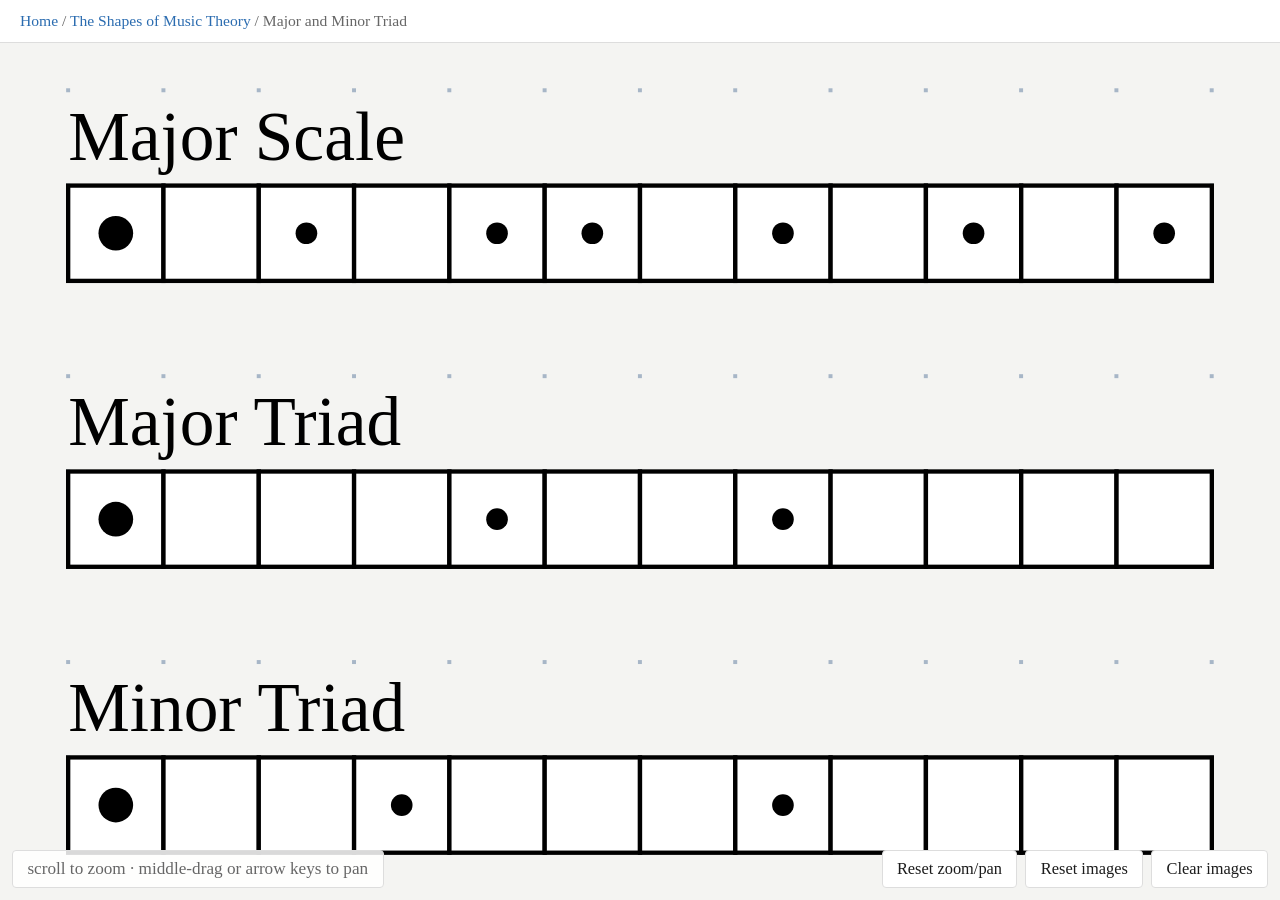
<file: the-shapes-of-music-theory/002-major-and-minor-triad/index.html>
<!doctype html>
<html lang="en">
<head>
<meta charset="utf-8">
<meta name="viewport" content="width=device-width, initial-scale=1">
<title>Major and Minor Triad — Home</title>
<link rel="stylesheet" href="../../assets/style.css?v=mtnt8ib5">
</head>
<body class="viewer-page">
  <header class="bar">
    <span class="crumbs"><a href="../../index.html">Home</a> / <a href="../index.html">The Shapes of Music Theory</a> / Major and Minor Triad</span>
  </header>
  <div class="pz-viewer">
    <div class="pz-viewport">
      <div class="pz-stage">
      <div class="pz-item" data-kind="chart">
<svg xmlns="http://www.w3.org/2000/svg" viewBox="63 -3 270 182" width="270" height="182">
  <text x="66" y="16" fill="#000000" font-family="Georgia, 'Times New Roman', Times, serif" font-size="16" text-anchor="start">Major Scale</text>
  <rect x="66" y="22" width="22" height="22" fill="#ffffff" stroke="#000000" stroke-width="1"/>
  <circle cx="77" cy="33" r="4" fill="#000000"/>
  <rect x="88" y="22" width="22" height="22" fill="#ffffff" stroke="#000000" stroke-width="1"/>
  <rect x="110" y="22" width="22" height="22" fill="#ffffff" stroke="#000000" stroke-width="1"/>
  <circle cx="121" cy="33" r="2.5" fill="#000000"/>
  <rect x="132" y="22" width="22" height="22" fill="#ffffff" stroke="#000000" stroke-width="1"/>
  <rect x="154" y="22" width="22" height="22" fill="#ffffff" stroke="#000000" stroke-width="1"/>
  <circle cx="165" cy="33" r="2.5" fill="#000000"/>
  <rect x="176" y="22" width="22" height="22" fill="#ffffff" stroke="#000000" stroke-width="1"/>
  <circle cx="187" cy="33" r="2.5" fill="#000000"/>
  <rect x="198" y="22" width="22" height="22" fill="#ffffff" stroke="#000000" stroke-width="1"/>
  <rect x="220" y="22" width="22" height="22" fill="#ffffff" stroke="#000000" stroke-width="1"/>
  <circle cx="231" cy="33" r="2.5" fill="#000000"/>
  <rect x="242" y="22" width="22" height="22" fill="#ffffff" stroke="#000000" stroke-width="1"/>
  <rect x="264" y="22" width="22" height="22" fill="#ffffff" stroke="#000000" stroke-width="1"/>
  <circle cx="275" cy="33" r="2.5" fill="#000000"/>
  <rect x="286" y="22" width="22" height="22" fill="#ffffff" stroke="#000000" stroke-width="1"/>
  <rect x="308" y="22" width="22" height="22" fill="#ffffff" stroke="#000000" stroke-width="1"/>
  <circle cx="319" cy="33" r="2.5" fill="#000000"/>
  <text x="66" y="82" fill="#000000" font-family="Georgia, 'Times New Roman', Times, serif" font-size="16" text-anchor="start">Major Triad</text>
  <rect x="66" y="88" width="22" height="22" fill="#ffffff" stroke="#000000" stroke-width="1"/>
  <circle cx="77" cy="99" r="4" fill="#000000"/>
  <rect x="88" y="88" width="22" height="22" fill="#ffffff" stroke="#000000" stroke-width="1"/>
  <rect x="110" y="88" width="22" height="22" fill="#ffffff" stroke="#000000" stroke-width="1"/>
  <rect x="132" y="88" width="22" height="22" fill="#ffffff" stroke="#000000" stroke-width="1"/>
  <rect x="154" y="88" width="22" height="22" fill="#ffffff" stroke="#000000" stroke-width="1"/>
  <circle cx="165" cy="99" r="2.5" fill="#000000"/>
  <rect x="176" y="88" width="22" height="22" fill="#ffffff" stroke="#000000" stroke-width="1"/>
  <rect x="198" y="88" width="22" height="22" fill="#ffffff" stroke="#000000" stroke-width="1"/>
  <rect x="220" y="88" width="22" height="22" fill="#ffffff" stroke="#000000" stroke-width="1"/>
  <circle cx="231" cy="99" r="2.5" fill="#000000"/>
  <rect x="242" y="88" width="22" height="22" fill="#ffffff" stroke="#000000" stroke-width="1"/>
  <rect x="264" y="88" width="22" height="22" fill="#ffffff" stroke="#000000" stroke-width="1"/>
  <rect x="286" y="88" width="22" height="22" fill="#ffffff" stroke="#000000" stroke-width="1"/>
  <rect x="308" y="88" width="22" height="22" fill="#ffffff" stroke="#000000" stroke-width="1"/>
  <text x="66" y="148" fill="#000000" font-family="Georgia, 'Times New Roman', Times, serif" font-size="16" text-anchor="start">Minor Triad</text>
  <rect x="66" y="154" width="22" height="22" fill="#ffffff" stroke="#000000" stroke-width="1"/>
  <circle cx="77" cy="165" r="4" fill="#000000"/>
  <rect x="88" y="154" width="22" height="22" fill="#ffffff" stroke="#000000" stroke-width="1"/>
  <rect x="110" y="154" width="22" height="22" fill="#ffffff" stroke="#000000" stroke-width="1"/>
  <rect x="132" y="154" width="22" height="22" fill="#ffffff" stroke="#000000" stroke-width="1"/>
  <circle cx="143" cy="165" r="2.5" fill="#000000"/>
  <rect x="154" y="154" width="22" height="22" fill="#ffffff" stroke="#000000" stroke-width="1"/>
  <rect x="176" y="154" width="22" height="22" fill="#ffffff" stroke="#000000" stroke-width="1"/>
  <rect x="198" y="154" width="22" height="22" fill="#ffffff" stroke="#000000" stroke-width="1"/>
  <rect x="220" y="154" width="22" height="22" fill="#ffffff" stroke="#000000" stroke-width="1"/>
  <circle cx="231" cy="165" r="2.5" fill="#000000"/>
  <rect x="242" y="154" width="22" height="22" fill="#ffffff" stroke="#000000" stroke-width="1"/>
  <rect x="264" y="154" width="22" height="22" fill="#ffffff" stroke="#000000" stroke-width="1"/>
  <rect x="286" y="154" width="22" height="22" fill="#ffffff" stroke="#000000" stroke-width="1"/>
  <rect x="308" y="154" width="22" height="22" fill="#ffffff" stroke="#000000" stroke-width="1"/>
</svg>
      </div>
        <div class="pz-highlight"></div>
      </div>
    </div>




    <div class="hint">
      <span>scroll to zoom &middot; middle-drag or arrow keys to pan</span>
    </div>
    <div class="controls">
      <button class="reset reset-zoom-pan" type="button">Reset zoom/pan</button>
      <button class="reset reset-images" type="button">Reset images</button>
      <button class="reset clear-images" type="button">Clear images</button>
    </div>
  </div>
  <script src="../../assets/pan-zoom.js?v=mtnt8ib5"></script>
</body>
</html>
</file>
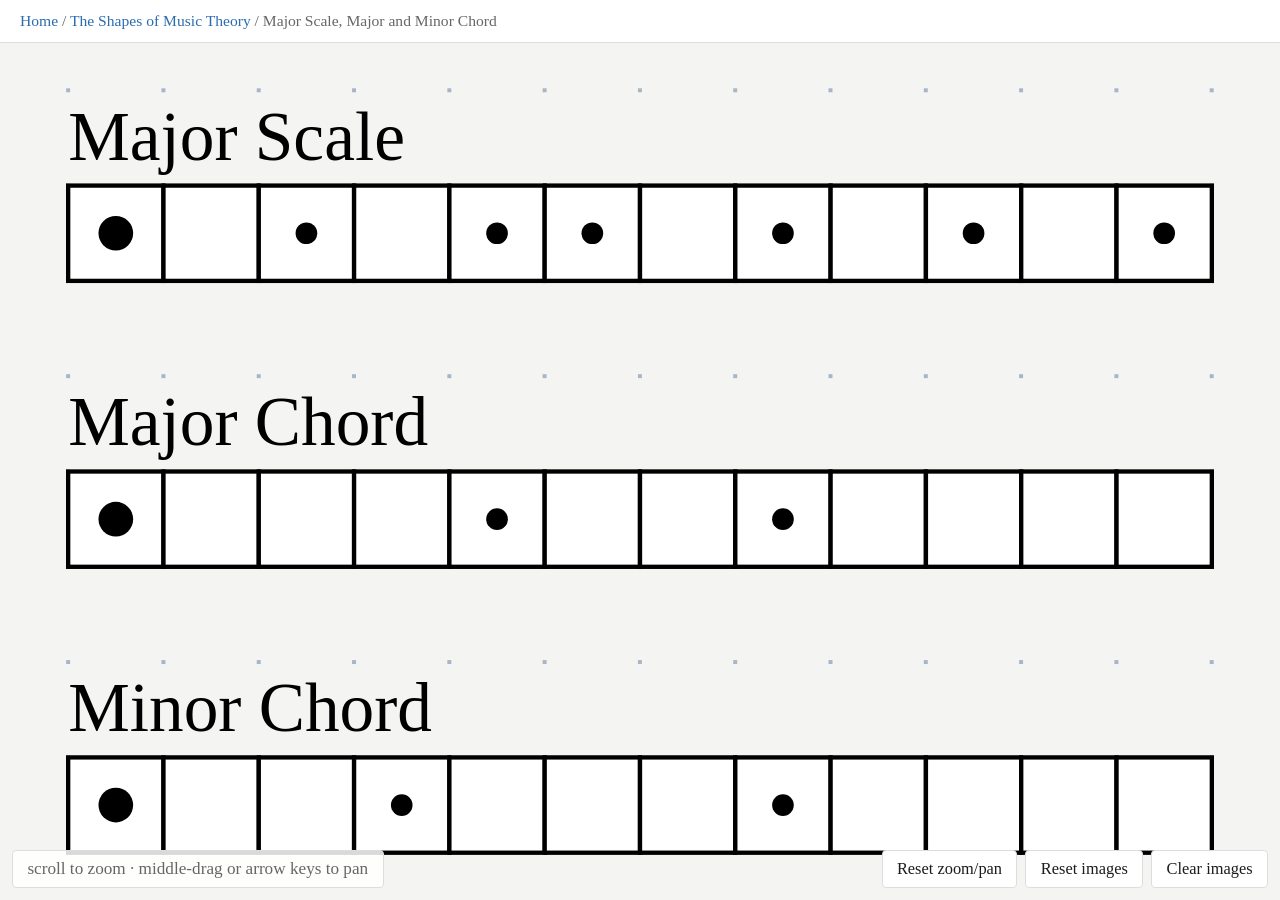
<file: the-shapes-of-music-theory/002-major-scale-major-and-minor-chord/index.html>
<!doctype html>
<html lang="en">
<head>
<meta charset="utf-8">
<meta name="viewport" content="width=device-width, initial-scale=1">
<title>Major Scale, Major and Minor Chord — Home</title>
<link rel="stylesheet" href="../../assets/style.css">
</head>
<body class="viewer-page">
  <header class="bar">
    <span class="crumbs"><a href="../../index.html">Home</a> / <a href="../index.html">The Shapes of Music Theory</a> / Major Scale, Major and Minor Chord</span>
  </header>
  <div class="pz-viewer">
    <div class="pz-viewport">
      <div class="pz-stage">
      <div class="pz-item" data-kind="chart">
<svg xmlns="http://www.w3.org/2000/svg" viewBox="63 -3 270 182" width="270" height="182">
  <text x="66" y="16" fill="#000000" font-family="Georgia, 'Times New Roman', Times, serif" font-size="16" text-anchor="start">Major Scale</text>
  <rect x="66" y="22" width="22" height="22" fill="#ffffff" stroke="#000000" stroke-width="1"/>
  <circle cx="77" cy="33" r="4" fill="#000000"/>
  <rect x="88" y="22" width="22" height="22" fill="#ffffff" stroke="#000000" stroke-width="1"/>
  <rect x="110" y="22" width="22" height="22" fill="#ffffff" stroke="#000000" stroke-width="1"/>
  <circle cx="121" cy="33" r="2.5" fill="#000000"/>
  <rect x="132" y="22" width="22" height="22" fill="#ffffff" stroke="#000000" stroke-width="1"/>
  <rect x="154" y="22" width="22" height="22" fill="#ffffff" stroke="#000000" stroke-width="1"/>
  <circle cx="165" cy="33" r="2.5" fill="#000000"/>
  <rect x="176" y="22" width="22" height="22" fill="#ffffff" stroke="#000000" stroke-width="1"/>
  <circle cx="187" cy="33" r="2.5" fill="#000000"/>
  <rect x="198" y="22" width="22" height="22" fill="#ffffff" stroke="#000000" stroke-width="1"/>
  <rect x="220" y="22" width="22" height="22" fill="#ffffff" stroke="#000000" stroke-width="1"/>
  <circle cx="231" cy="33" r="2.5" fill="#000000"/>
  <rect x="242" y="22" width="22" height="22" fill="#ffffff" stroke="#000000" stroke-width="1"/>
  <rect x="264" y="22" width="22" height="22" fill="#ffffff" stroke="#000000" stroke-width="1"/>
  <circle cx="275" cy="33" r="2.5" fill="#000000"/>
  <rect x="286" y="22" width="22" height="22" fill="#ffffff" stroke="#000000" stroke-width="1"/>
  <rect x="308" y="22" width="22" height="22" fill="#ffffff" stroke="#000000" stroke-width="1"/>
  <circle cx="319" cy="33" r="2.5" fill="#000000"/>
  <text x="66" y="82" fill="#000000" font-family="Georgia, 'Times New Roman', Times, serif" font-size="16" text-anchor="start">Major Chord</text>
  <rect x="66" y="88" width="22" height="22" fill="#ffffff" stroke="#000000" stroke-width="1"/>
  <circle cx="77" cy="99" r="4" fill="#000000"/>
  <rect x="88" y="88" width="22" height="22" fill="#ffffff" stroke="#000000" stroke-width="1"/>
  <rect x="110" y="88" width="22" height="22" fill="#ffffff" stroke="#000000" stroke-width="1"/>
  <rect x="132" y="88" width="22" height="22" fill="#ffffff" stroke="#000000" stroke-width="1"/>
  <rect x="154" y="88" width="22" height="22" fill="#ffffff" stroke="#000000" stroke-width="1"/>
  <circle cx="165" cy="99" r="2.5" fill="#000000"/>
  <rect x="176" y="88" width="22" height="22" fill="#ffffff" stroke="#000000" stroke-width="1"/>
  <rect x="198" y="88" width="22" height="22" fill="#ffffff" stroke="#000000" stroke-width="1"/>
  <rect x="220" y="88" width="22" height="22" fill="#ffffff" stroke="#000000" stroke-width="1"/>
  <circle cx="231" cy="99" r="2.5" fill="#000000"/>
  <rect x="242" y="88" width="22" height="22" fill="#ffffff" stroke="#000000" stroke-width="1"/>
  <rect x="264" y="88" width="22" height="22" fill="#ffffff" stroke="#000000" stroke-width="1"/>
  <rect x="286" y="88" width="22" height="22" fill="#ffffff" stroke="#000000" stroke-width="1"/>
  <rect x="308" y="88" width="22" height="22" fill="#ffffff" stroke="#000000" stroke-width="1"/>
  <text x="66" y="148" fill="#000000" font-family="Georgia, 'Times New Roman', Times, serif" font-size="16" text-anchor="start">Minor Chord</text>
  <rect x="66" y="154" width="22" height="22" fill="#ffffff" stroke="#000000" stroke-width="1"/>
  <circle cx="77" cy="165" r="4" fill="#000000"/>
  <rect x="88" y="154" width="22" height="22" fill="#ffffff" stroke="#000000" stroke-width="1"/>
  <rect x="110" y="154" width="22" height="22" fill="#ffffff" stroke="#000000" stroke-width="1"/>
  <rect x="132" y="154" width="22" height="22" fill="#ffffff" stroke="#000000" stroke-width="1"/>
  <circle cx="143" cy="165" r="2.5" fill="#000000"/>
  <rect x="154" y="154" width="22" height="22" fill="#ffffff" stroke="#000000" stroke-width="1"/>
  <rect x="176" y="154" width="22" height="22" fill="#ffffff" stroke="#000000" stroke-width="1"/>
  <rect x="198" y="154" width="22" height="22" fill="#ffffff" stroke="#000000" stroke-width="1"/>
  <rect x="220" y="154" width="22" height="22" fill="#ffffff" stroke="#000000" stroke-width="1"/>
  <circle cx="231" cy="165" r="2.5" fill="#000000"/>
  <rect x="242" y="154" width="22" height="22" fill="#ffffff" stroke="#000000" stroke-width="1"/>
  <rect x="264" y="154" width="22" height="22" fill="#ffffff" stroke="#000000" stroke-width="1"/>
  <rect x="286" y="154" width="22" height="22" fill="#ffffff" stroke="#000000" stroke-width="1"/>
  <rect x="308" y="154" width="22" height="22" fill="#ffffff" stroke="#000000" stroke-width="1"/>
</svg>
      </div>
        <div class="pz-highlight"></div>
      </div>
    </div>




    <div class="hint">
      <span>scroll to zoom &middot; middle-drag or arrow keys to pan</span>
    </div>
    <div class="controls">
      <button class="reset reset-zoom-pan" type="button">Reset zoom/pan</button>
      <button class="reset reset-images" type="button">Reset images</button>
      <button class="reset clear-images" type="button">Clear images</button>
    </div>
  </div>
  <script src="../../assets/pan-zoom.js"></script>
</body>
</html>
</file>
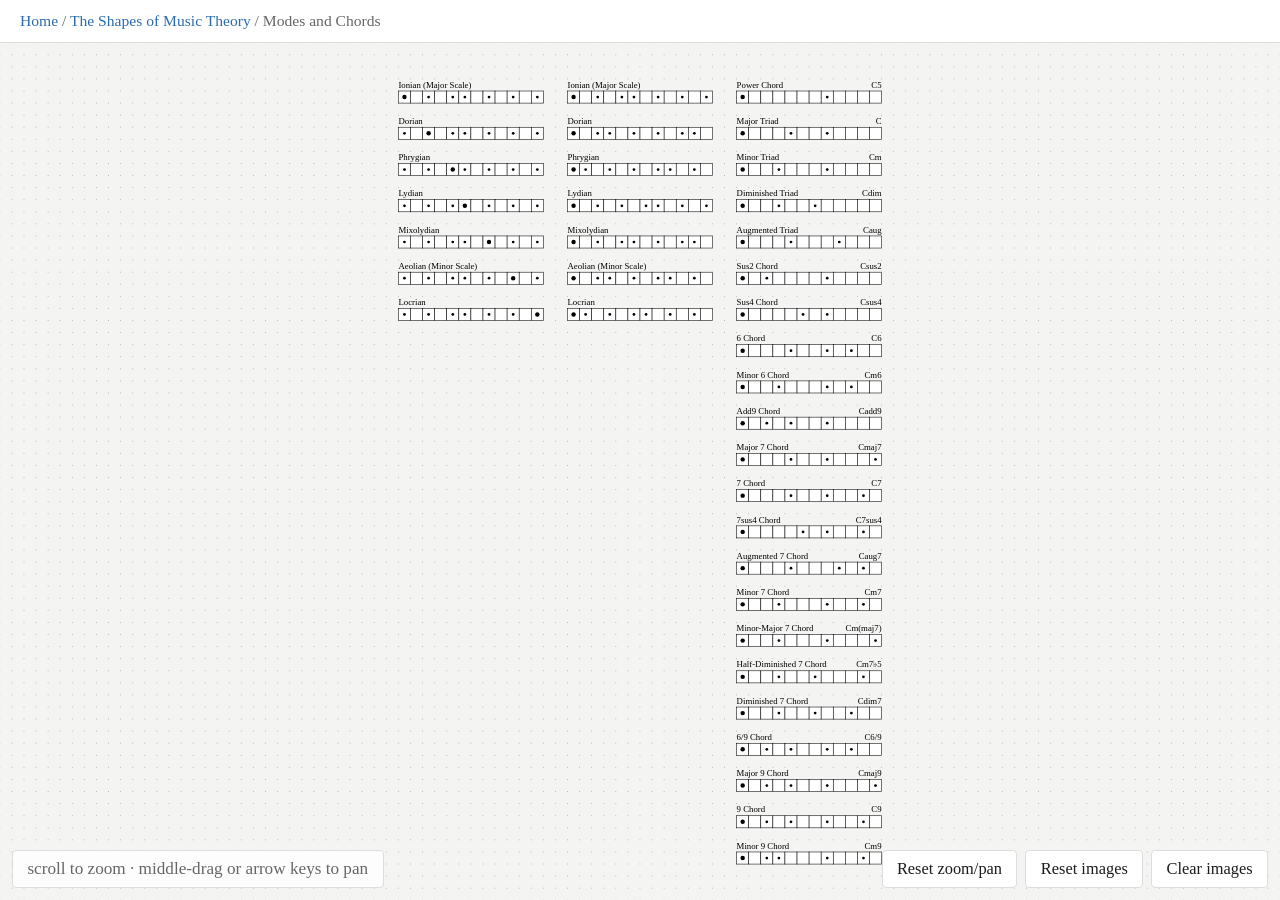
<file: the-shapes-of-music-theory/003-modes-and-chords/index.html>
<!doctype html>
<html lang="en">
<head>
<meta charset="utf-8">
<meta name="viewport" content="width=device-width, initial-scale=1">
<title>Modes and Chords — Home</title>
<link rel="stylesheet" href="../../assets/style.css?v=mtnt8ib5">
</head>
<body class="viewer-page">
  <header class="bar">
    <span class="crumbs"><a href="../../index.html">Home</a> / <a href="../index.html">The Shapes of Music Theory</a> / Modes and Chords</span>
  </header>
  <div class="pz-viewer">
    <div class="pz-viewport">
      <div class="pz-stage">
      <div class="pz-item" data-kind="chart">
<svg xmlns="http://www.w3.org/2000/svg" viewBox="63 -3 886 1436" width="886" height="1436">
  <text x="66" y="16" fill="#000000" font-family="Georgia, 'Times New Roman', Times, serif" font-size="16" text-anchor="start">Ionian (Major Scale)</text>
  <rect x="66" y="22" width="22" height="22" fill="#ffffff" stroke="#000000" stroke-width="1"/>
  <circle cx="77" cy="33" r="4" fill="#000000"/>
  <rect x="88" y="22" width="22" height="22" fill="#ffffff" stroke="#000000" stroke-width="1"/>
  <rect x="110" y="22" width="22" height="22" fill="#ffffff" stroke="#000000" stroke-width="1"/>
  <circle cx="121" cy="33" r="2.5" fill="#000000"/>
  <rect x="132" y="22" width="22" height="22" fill="#ffffff" stroke="#000000" stroke-width="1"/>
  <rect x="154" y="22" width="22" height="22" fill="#ffffff" stroke="#000000" stroke-width="1"/>
  <circle cx="165" cy="33" r="2.5" fill="#000000"/>
  <rect x="176" y="22" width="22" height="22" fill="#ffffff" stroke="#000000" stroke-width="1"/>
  <circle cx="187" cy="33" r="2.5" fill="#000000"/>
  <rect x="198" y="22" width="22" height="22" fill="#ffffff" stroke="#000000" stroke-width="1"/>
  <rect x="220" y="22" width="22" height="22" fill="#ffffff" stroke="#000000" stroke-width="1"/>
  <circle cx="231" cy="33" r="2.5" fill="#000000"/>
  <rect x="242" y="22" width="22" height="22" fill="#ffffff" stroke="#000000" stroke-width="1"/>
  <rect x="264" y="22" width="22" height="22" fill="#ffffff" stroke="#000000" stroke-width="1"/>
  <circle cx="275" cy="33" r="2.5" fill="#000000"/>
  <rect x="286" y="22" width="22" height="22" fill="#ffffff" stroke="#000000" stroke-width="1"/>
  <rect x="308" y="22" width="22" height="22" fill="#ffffff" stroke="#000000" stroke-width="1"/>
  <circle cx="319" cy="33" r="2.5" fill="#000000"/>
  <text x="66" y="82" fill="#000000" font-family="Georgia, 'Times New Roman', Times, serif" font-size="16" text-anchor="start">Dorian</text>
  <rect x="66" y="88" width="22" height="22" fill="#ffffff" stroke="#000000" stroke-width="1"/>
  <circle cx="77" cy="99" r="2.5" fill="#000000"/>
  <rect x="88" y="88" width="22" height="22" fill="#ffffff" stroke="#000000" stroke-width="1"/>
  <rect x="110" y="88" width="22" height="22" fill="#ffffff" stroke="#000000" stroke-width="1"/>
  <circle cx="121" cy="99" r="4" fill="#000000"/>
  <rect x="132" y="88" width="22" height="22" fill="#ffffff" stroke="#000000" stroke-width="1"/>
  <rect x="154" y="88" width="22" height="22" fill="#ffffff" stroke="#000000" stroke-width="1"/>
  <circle cx="165" cy="99" r="2.5" fill="#000000"/>
  <rect x="176" y="88" width="22" height="22" fill="#ffffff" stroke="#000000" stroke-width="1"/>
  <circle cx="187" cy="99" r="2.5" fill="#000000"/>
  <rect x="198" y="88" width="22" height="22" fill="#ffffff" stroke="#000000" stroke-width="1"/>
  <rect x="220" y="88" width="22" height="22" fill="#ffffff" stroke="#000000" stroke-width="1"/>
  <circle cx="231" cy="99" r="2.5" fill="#000000"/>
  <rect x="242" y="88" width="22" height="22" fill="#ffffff" stroke="#000000" stroke-width="1"/>
  <rect x="264" y="88" width="22" height="22" fill="#ffffff" stroke="#000000" stroke-width="1"/>
  <circle cx="275" cy="99" r="2.5" fill="#000000"/>
  <rect x="286" y="88" width="22" height="22" fill="#ffffff" stroke="#000000" stroke-width="1"/>
  <rect x="308" y="88" width="22" height="22" fill="#ffffff" stroke="#000000" stroke-width="1"/>
  <circle cx="319" cy="99" r="2.5" fill="#000000"/>
  <text x="66" y="148" fill="#000000" font-family="Georgia, 'Times New Roman', Times, serif" font-size="16" text-anchor="start">Phrygian</text>
  <rect x="66" y="154" width="22" height="22" fill="#ffffff" stroke="#000000" stroke-width="1"/>
  <circle cx="77" cy="165" r="2.5" fill="#000000"/>
  <rect x="88" y="154" width="22" height="22" fill="#ffffff" stroke="#000000" stroke-width="1"/>
  <rect x="110" y="154" width="22" height="22" fill="#ffffff" stroke="#000000" stroke-width="1"/>
  <circle cx="121" cy="165" r="2.5" fill="#000000"/>
  <rect x="132" y="154" width="22" height="22" fill="#ffffff" stroke="#000000" stroke-width="1"/>
  <rect x="154" y="154" width="22" height="22" fill="#ffffff" stroke="#000000" stroke-width="1"/>
  <circle cx="165" cy="165" r="4" fill="#000000"/>
  <rect x="176" y="154" width="22" height="22" fill="#ffffff" stroke="#000000" stroke-width="1"/>
  <circle cx="187" cy="165" r="2.5" fill="#000000"/>
  <rect x="198" y="154" width="22" height="22" fill="#ffffff" stroke="#000000" stroke-width="1"/>
  <rect x="220" y="154" width="22" height="22" fill="#ffffff" stroke="#000000" stroke-width="1"/>
  <circle cx="231" cy="165" r="2.5" fill="#000000"/>
  <rect x="242" y="154" width="22" height="22" fill="#ffffff" stroke="#000000" stroke-width="1"/>
  <rect x="264" y="154" width="22" height="22" fill="#ffffff" stroke="#000000" stroke-width="1"/>
  <circle cx="275" cy="165" r="2.5" fill="#000000"/>
  <rect x="286" y="154" width="22" height="22" fill="#ffffff" stroke="#000000" stroke-width="1"/>
  <rect x="308" y="154" width="22" height="22" fill="#ffffff" stroke="#000000" stroke-width="1"/>
  <circle cx="319" cy="165" r="2.5" fill="#000000"/>
  <text x="66" y="214" fill="#000000" font-family="Georgia, 'Times New Roman', Times, serif" font-size="16" text-anchor="start">Lydian</text>
  <rect x="66" y="220" width="22" height="22" fill="#ffffff" stroke="#000000" stroke-width="1"/>
  <circle cx="77" cy="231" r="2.5" fill="#000000"/>
  <rect x="88" y="220" width="22" height="22" fill="#ffffff" stroke="#000000" stroke-width="1"/>
  <rect x="110" y="220" width="22" height="22" fill="#ffffff" stroke="#000000" stroke-width="1"/>
  <circle cx="121" cy="231" r="2.5" fill="#000000"/>
  <rect x="132" y="220" width="22" height="22" fill="#ffffff" stroke="#000000" stroke-width="1"/>
  <rect x="154" y="220" width="22" height="22" fill="#ffffff" stroke="#000000" stroke-width="1"/>
  <circle cx="165" cy="231" r="2.5" fill="#000000"/>
  <rect x="176" y="220" width="22" height="22" fill="#ffffff" stroke="#000000" stroke-width="1"/>
  <circle cx="187" cy="231" r="4" fill="#000000"/>
  <rect x="198" y="220" width="22" height="22" fill="#ffffff" stroke="#000000" stroke-width="1"/>
  <rect x="220" y="220" width="22" height="22" fill="#ffffff" stroke="#000000" stroke-width="1"/>
  <circle cx="231" cy="231" r="2.5" fill="#000000"/>
  <rect x="242" y="220" width="22" height="22" fill="#ffffff" stroke="#000000" stroke-width="1"/>
  <rect x="264" y="220" width="22" height="22" fill="#ffffff" stroke="#000000" stroke-width="1"/>
  <circle cx="275" cy="231" r="2.5" fill="#000000"/>
  <rect x="286" y="220" width="22" height="22" fill="#ffffff" stroke="#000000" stroke-width="1"/>
  <rect x="308" y="220" width="22" height="22" fill="#ffffff" stroke="#000000" stroke-width="1"/>
  <circle cx="319" cy="231" r="2.5" fill="#000000"/>
  <text x="66" y="280" fill="#000000" font-family="Georgia, 'Times New Roman', Times, serif" font-size="16" text-anchor="start">Mixolydian</text>
  <rect x="66" y="286" width="22" height="22" fill="#ffffff" stroke="#000000" stroke-width="1"/>
  <circle cx="77" cy="297" r="2.5" fill="#000000"/>
  <rect x="88" y="286" width="22" height="22" fill="#ffffff" stroke="#000000" stroke-width="1"/>
  <rect x="110" y="286" width="22" height="22" fill="#ffffff" stroke="#000000" stroke-width="1"/>
  <circle cx="121" cy="297" r="2.5" fill="#000000"/>
  <rect x="132" y="286" width="22" height="22" fill="#ffffff" stroke="#000000" stroke-width="1"/>
  <rect x="154" y="286" width="22" height="22" fill="#ffffff" stroke="#000000" stroke-width="1"/>
  <circle cx="165" cy="297" r="2.5" fill="#000000"/>
  <rect x="176" y="286" width="22" height="22" fill="#ffffff" stroke="#000000" stroke-width="1"/>
  <circle cx="187" cy="297" r="2.5" fill="#000000"/>
  <rect x="198" y="286" width="22" height="22" fill="#ffffff" stroke="#000000" stroke-width="1"/>
  <rect x="220" y="286" width="22" height="22" fill="#ffffff" stroke="#000000" stroke-width="1"/>
  <circle cx="231" cy="297" r="4" fill="#000000"/>
  <rect x="242" y="286" width="22" height="22" fill="#ffffff" stroke="#000000" stroke-width="1"/>
  <rect x="264" y="286" width="22" height="22" fill="#ffffff" stroke="#000000" stroke-width="1"/>
  <circle cx="275" cy="297" r="2.5" fill="#000000"/>
  <rect x="286" y="286" width="22" height="22" fill="#ffffff" stroke="#000000" stroke-width="1"/>
  <rect x="308" y="286" width="22" height="22" fill="#ffffff" stroke="#000000" stroke-width="1"/>
  <circle cx="319" cy="297" r="2.5" fill="#000000"/>
  <text x="66" y="346" fill="#000000" font-family="Georgia, 'Times New Roman', Times, serif" font-size="16" text-anchor="start">Aeolian (Minor Scale)</text>
  <rect x="66" y="352" width="22" height="22" fill="#ffffff" stroke="#000000" stroke-width="1"/>
  <circle cx="77" cy="363" r="2.5" fill="#000000"/>
  <rect x="88" y="352" width="22" height="22" fill="#ffffff" stroke="#000000" stroke-width="1"/>
  <rect x="110" y="352" width="22" height="22" fill="#ffffff" stroke="#000000" stroke-width="1"/>
  <circle cx="121" cy="363" r="2.5" fill="#000000"/>
  <rect x="132" y="352" width="22" height="22" fill="#ffffff" stroke="#000000" stroke-width="1"/>
  <rect x="154" y="352" width="22" height="22" fill="#ffffff" stroke="#000000" stroke-width="1"/>
  <circle cx="165" cy="363" r="2.5" fill="#000000"/>
  <rect x="176" y="352" width="22" height="22" fill="#ffffff" stroke="#000000" stroke-width="1"/>
  <circle cx="187" cy="363" r="2.5" fill="#000000"/>
  <rect x="198" y="352" width="22" height="22" fill="#ffffff" stroke="#000000" stroke-width="1"/>
  <rect x="220" y="352" width="22" height="22" fill="#ffffff" stroke="#000000" stroke-width="1"/>
  <circle cx="231" cy="363" r="2.5" fill="#000000"/>
  <rect x="242" y="352" width="22" height="22" fill="#ffffff" stroke="#000000" stroke-width="1"/>
  <rect x="264" y="352" width="22" height="22" fill="#ffffff" stroke="#000000" stroke-width="1"/>
  <circle cx="275" cy="363" r="4" fill="#000000"/>
  <rect x="286" y="352" width="22" height="22" fill="#ffffff" stroke="#000000" stroke-width="1"/>
  <rect x="308" y="352" width="22" height="22" fill="#ffffff" stroke="#000000" stroke-width="1"/>
  <circle cx="319" cy="363" r="2.5" fill="#000000"/>
  <text x="66" y="412" fill="#000000" font-family="Georgia, 'Times New Roman', Times, serif" font-size="16" text-anchor="start">Locrian</text>
  <rect x="66" y="418" width="22" height="22" fill="#ffffff" stroke="#000000" stroke-width="1"/>
  <circle cx="77" cy="429" r="2.5" fill="#000000"/>
  <rect x="88" y="418" width="22" height="22" fill="#ffffff" stroke="#000000" stroke-width="1"/>
  <rect x="110" y="418" width="22" height="22" fill="#ffffff" stroke="#000000" stroke-width="1"/>
  <circle cx="121" cy="429" r="2.5" fill="#000000"/>
  <rect x="132" y="418" width="22" height="22" fill="#ffffff" stroke="#000000" stroke-width="1"/>
  <rect x="154" y="418" width="22" height="22" fill="#ffffff" stroke="#000000" stroke-width="1"/>
  <circle cx="165" cy="429" r="2.5" fill="#000000"/>
  <rect x="176" y="418" width="22" height="22" fill="#ffffff" stroke="#000000" stroke-width="1"/>
  <circle cx="187" cy="429" r="2.5" fill="#000000"/>
  <rect x="198" y="418" width="22" height="22" fill="#ffffff" stroke="#000000" stroke-width="1"/>
  <rect x="220" y="418" width="22" height="22" fill="#ffffff" stroke="#000000" stroke-width="1"/>
  <circle cx="231" cy="429" r="2.5" fill="#000000"/>
  <rect x="242" y="418" width="22" height="22" fill="#ffffff" stroke="#000000" stroke-width="1"/>
  <rect x="264" y="418" width="22" height="22" fill="#ffffff" stroke="#000000" stroke-width="1"/>
  <circle cx="275" cy="429" r="2.5" fill="#000000"/>
  <rect x="286" y="418" width="22" height="22" fill="#ffffff" stroke="#000000" stroke-width="1"/>
  <rect x="308" y="418" width="22" height="22" fill="#ffffff" stroke="#000000" stroke-width="1"/>
  <circle cx="319" cy="429" r="4" fill="#000000"/>
  <text x="374" y="16" fill="#000000" font-family="Georgia, 'Times New Roman', Times, serif" font-size="16" text-anchor="start">Ionian (Major Scale)</text>
  <rect x="374" y="22" width="22" height="22" fill="#ffffff" stroke="#000000" stroke-width="1"/>
  <circle cx="385" cy="33" r="4" fill="#000000"/>
  <rect x="396" y="22" width="22" height="22" fill="#ffffff" stroke="#000000" stroke-width="1"/>
  <rect x="418" y="22" width="22" height="22" fill="#ffffff" stroke="#000000" stroke-width="1"/>
  <circle cx="429" cy="33" r="2.5" fill="#000000"/>
  <rect x="440" y="22" width="22" height="22" fill="#ffffff" stroke="#000000" stroke-width="1"/>
  <rect x="462" y="22" width="22" height="22" fill="#ffffff" stroke="#000000" stroke-width="1"/>
  <circle cx="473" cy="33" r="2.5" fill="#000000"/>
  <rect x="484" y="22" width="22" height="22" fill="#ffffff" stroke="#000000" stroke-width="1"/>
  <circle cx="495" cy="33" r="2.5" fill="#000000"/>
  <rect x="506" y="22" width="22" height="22" fill="#ffffff" stroke="#000000" stroke-width="1"/>
  <rect x="528" y="22" width="22" height="22" fill="#ffffff" stroke="#000000" stroke-width="1"/>
  <circle cx="539" cy="33" r="2.5" fill="#000000"/>
  <rect x="550" y="22" width="22" height="22" fill="#ffffff" stroke="#000000" stroke-width="1"/>
  <rect x="572" y="22" width="22" height="22" fill="#ffffff" stroke="#000000" stroke-width="1"/>
  <circle cx="583" cy="33" r="2.5" fill="#000000"/>
  <rect x="594" y="22" width="22" height="22" fill="#ffffff" stroke="#000000" stroke-width="1"/>
  <rect x="616" y="22" width="22" height="22" fill="#ffffff" stroke="#000000" stroke-width="1"/>
  <circle cx="627" cy="33" r="2.5" fill="#000000"/>
  <text x="374" y="82" fill="#000000" font-family="Georgia, 'Times New Roman', Times, serif" font-size="16" text-anchor="start">Dorian</text>
  <rect x="374" y="88" width="22" height="22" fill="#ffffff" stroke="#000000" stroke-width="1"/>
  <circle cx="385" cy="99" r="4" fill="#000000"/>
  <rect x="396" y="88" width="22" height="22" fill="#ffffff" stroke="#000000" stroke-width="1"/>
  <rect x="418" y="88" width="22" height="22" fill="#ffffff" stroke="#000000" stroke-width="1"/>
  <circle cx="429" cy="99" r="2.5" fill="#000000"/>
  <rect x="440" y="88" width="22" height="22" fill="#ffffff" stroke="#000000" stroke-width="1"/>
  <circle cx="451" cy="99" r="2.5" fill="#000000"/>
  <rect x="462" y="88" width="22" height="22" fill="#ffffff" stroke="#000000" stroke-width="1"/>
  <rect x="484" y="88" width="22" height="22" fill="#ffffff" stroke="#000000" stroke-width="1"/>
  <circle cx="495" cy="99" r="2.5" fill="#000000"/>
  <rect x="506" y="88" width="22" height="22" fill="#ffffff" stroke="#000000" stroke-width="1"/>
  <rect x="528" y="88" width="22" height="22" fill="#ffffff" stroke="#000000" stroke-width="1"/>
  <circle cx="539" cy="99" r="2.5" fill="#000000"/>
  <rect x="550" y="88" width="22" height="22" fill="#ffffff" stroke="#000000" stroke-width="1"/>
  <rect x="572" y="88" width="22" height="22" fill="#ffffff" stroke="#000000" stroke-width="1"/>
  <circle cx="583" cy="99" r="2.5" fill="#000000"/>
  <rect x="594" y="88" width="22" height="22" fill="#ffffff" stroke="#000000" stroke-width="1"/>
  <circle cx="605" cy="99" r="2.5" fill="#000000"/>
  <rect x="616" y="88" width="22" height="22" fill="#ffffff" stroke="#000000" stroke-width="1"/>
  <text x="374" y="148" fill="#000000" font-family="Georgia, 'Times New Roman', Times, serif" font-size="16" text-anchor="start">Phrygian</text>
  <rect x="374" y="154" width="22" height="22" fill="#ffffff" stroke="#000000" stroke-width="1"/>
  <circle cx="385" cy="165" r="4" fill="#000000"/>
  <rect x="396" y="154" width="22" height="22" fill="#ffffff" stroke="#000000" stroke-width="1"/>
  <circle cx="407" cy="165" r="2.5" fill="#000000"/>
  <rect x="418" y="154" width="22" height="22" fill="#ffffff" stroke="#000000" stroke-width="1"/>
  <rect x="440" y="154" width="22" height="22" fill="#ffffff" stroke="#000000" stroke-width="1"/>
  <circle cx="451" cy="165" r="2.5" fill="#000000"/>
  <rect x="462" y="154" width="22" height="22" fill="#ffffff" stroke="#000000" stroke-width="1"/>
  <rect x="484" y="154" width="22" height="22" fill="#ffffff" stroke="#000000" stroke-width="1"/>
  <circle cx="495" cy="165" r="2.5" fill="#000000"/>
  <rect x="506" y="154" width="22" height="22" fill="#ffffff" stroke="#000000" stroke-width="1"/>
  <rect x="528" y="154" width="22" height="22" fill="#ffffff" stroke="#000000" stroke-width="1"/>
  <circle cx="539" cy="165" r="2.5" fill="#000000"/>
  <rect x="550" y="154" width="22" height="22" fill="#ffffff" stroke="#000000" stroke-width="1"/>
  <circle cx="561" cy="165" r="2.5" fill="#000000"/>
  <rect x="572" y="154" width="22" height="22" fill="#ffffff" stroke="#000000" stroke-width="1"/>
  <rect x="594" y="154" width="22" height="22" fill="#ffffff" stroke="#000000" stroke-width="1"/>
  <circle cx="605" cy="165" r="2.5" fill="#000000"/>
  <rect x="616" y="154" width="22" height="22" fill="#ffffff" stroke="#000000" stroke-width="1"/>
  <text x="374" y="214" fill="#000000" font-family="Georgia, 'Times New Roman', Times, serif" font-size="16" text-anchor="start">Lydian</text>
  <rect x="374" y="220" width="22" height="22" fill="#ffffff" stroke="#000000" stroke-width="1"/>
  <circle cx="385" cy="231" r="4" fill="#000000"/>
  <rect x="396" y="220" width="22" height="22" fill="#ffffff" stroke="#000000" stroke-width="1"/>
  <rect x="418" y="220" width="22" height="22" fill="#ffffff" stroke="#000000" stroke-width="1"/>
  <circle cx="429" cy="231" r="2.5" fill="#000000"/>
  <rect x="440" y="220" width="22" height="22" fill="#ffffff" stroke="#000000" stroke-width="1"/>
  <rect x="462" y="220" width="22" height="22" fill="#ffffff" stroke="#000000" stroke-width="1"/>
  <circle cx="473" cy="231" r="2.5" fill="#000000"/>
  <rect x="484" y="220" width="22" height="22" fill="#ffffff" stroke="#000000" stroke-width="1"/>
  <rect x="506" y="220" width="22" height="22" fill="#ffffff" stroke="#000000" stroke-width="1"/>
  <circle cx="517" cy="231" r="2.5" fill="#000000"/>
  <rect x="528" y="220" width="22" height="22" fill="#ffffff" stroke="#000000" stroke-width="1"/>
  <circle cx="539" cy="231" r="2.5" fill="#000000"/>
  <rect x="550" y="220" width="22" height="22" fill="#ffffff" stroke="#000000" stroke-width="1"/>
  <rect x="572" y="220" width="22" height="22" fill="#ffffff" stroke="#000000" stroke-width="1"/>
  <circle cx="583" cy="231" r="2.5" fill="#000000"/>
  <rect x="594" y="220" width="22" height="22" fill="#ffffff" stroke="#000000" stroke-width="1"/>
  <rect x="616" y="220" width="22" height="22" fill="#ffffff" stroke="#000000" stroke-width="1"/>
  <circle cx="627" cy="231" r="2.5" fill="#000000"/>
  <text x="374" y="280" fill="#000000" font-family="Georgia, 'Times New Roman', Times, serif" font-size="16" text-anchor="start">Mixolydian</text>
  <rect x="374" y="286" width="22" height="22" fill="#ffffff" stroke="#000000" stroke-width="1"/>
  <circle cx="385" cy="297" r="4" fill="#000000"/>
  <rect x="396" y="286" width="22" height="22" fill="#ffffff" stroke="#000000" stroke-width="1"/>
  <rect x="418" y="286" width="22" height="22" fill="#ffffff" stroke="#000000" stroke-width="1"/>
  <circle cx="429" cy="297" r="2.5" fill="#000000"/>
  <rect x="440" y="286" width="22" height="22" fill="#ffffff" stroke="#000000" stroke-width="1"/>
  <rect x="462" y="286" width="22" height="22" fill="#ffffff" stroke="#000000" stroke-width="1"/>
  <circle cx="473" cy="297" r="2.5" fill="#000000"/>
  <rect x="484" y="286" width="22" height="22" fill="#ffffff" stroke="#000000" stroke-width="1"/>
  <circle cx="495" cy="297" r="2.5" fill="#000000"/>
  <rect x="506" y="286" width="22" height="22" fill="#ffffff" stroke="#000000" stroke-width="1"/>
  <rect x="528" y="286" width="22" height="22" fill="#ffffff" stroke="#000000" stroke-width="1"/>
  <circle cx="539" cy="297" r="2.5" fill="#000000"/>
  <rect x="550" y="286" width="22" height="22" fill="#ffffff" stroke="#000000" stroke-width="1"/>
  <rect x="572" y="286" width="22" height="22" fill="#ffffff" stroke="#000000" stroke-width="1"/>
  <circle cx="583" cy="297" r="2.5" fill="#000000"/>
  <rect x="594" y="286" width="22" height="22" fill="#ffffff" stroke="#000000" stroke-width="1"/>
  <circle cx="605" cy="297" r="2.5" fill="#000000"/>
  <rect x="616" y="286" width="22" height="22" fill="#ffffff" stroke="#000000" stroke-width="1"/>
  <text x="374" y="346" fill="#000000" font-family="Georgia, 'Times New Roman', Times, serif" font-size="16" text-anchor="start">Aeolian (Minor Scale)</text>
  <rect x="374" y="352" width="22" height="22" fill="#ffffff" stroke="#000000" stroke-width="1"/>
  <circle cx="385" cy="363" r="4" fill="#000000"/>
  <rect x="396" y="352" width="22" height="22" fill="#ffffff" stroke="#000000" stroke-width="1"/>
  <rect x="418" y="352" width="22" height="22" fill="#ffffff" stroke="#000000" stroke-width="1"/>
  <circle cx="429" cy="363" r="2.5" fill="#000000"/>
  <rect x="440" y="352" width="22" height="22" fill="#ffffff" stroke="#000000" stroke-width="1"/>
  <circle cx="451" cy="363" r="2.5" fill="#000000"/>
  <rect x="462" y="352" width="22" height="22" fill="#ffffff" stroke="#000000" stroke-width="1"/>
  <rect x="484" y="352" width="22" height="22" fill="#ffffff" stroke="#000000" stroke-width="1"/>
  <circle cx="495" cy="363" r="2.5" fill="#000000"/>
  <rect x="506" y="352" width="22" height="22" fill="#ffffff" stroke="#000000" stroke-width="1"/>
  <rect x="528" y="352" width="22" height="22" fill="#ffffff" stroke="#000000" stroke-width="1"/>
  <circle cx="539" cy="363" r="2.5" fill="#000000"/>
  <rect x="550" y="352" width="22" height="22" fill="#ffffff" stroke="#000000" stroke-width="1"/>
  <circle cx="561" cy="363" r="2.5" fill="#000000"/>
  <rect x="572" y="352" width="22" height="22" fill="#ffffff" stroke="#000000" stroke-width="1"/>
  <rect x="594" y="352" width="22" height="22" fill="#ffffff" stroke="#000000" stroke-width="1"/>
  <circle cx="605" cy="363" r="2.5" fill="#000000"/>
  <rect x="616" y="352" width="22" height="22" fill="#ffffff" stroke="#000000" stroke-width="1"/>
  <text x="374" y="412" fill="#000000" font-family="Georgia, 'Times New Roman', Times, serif" font-size="16" text-anchor="start">Locrian</text>
  <rect x="374" y="418" width="22" height="22" fill="#ffffff" stroke="#000000" stroke-width="1"/>
  <circle cx="385" cy="429" r="4" fill="#000000"/>
  <rect x="396" y="418" width="22" height="22" fill="#ffffff" stroke="#000000" stroke-width="1"/>
  <circle cx="407" cy="429" r="2.5" fill="#000000"/>
  <rect x="418" y="418" width="22" height="22" fill="#ffffff" stroke="#000000" stroke-width="1"/>
  <rect x="440" y="418" width="22" height="22" fill="#ffffff" stroke="#000000" stroke-width="1"/>
  <circle cx="451" cy="429" r="2.5" fill="#000000"/>
  <rect x="462" y="418" width="22" height="22" fill="#ffffff" stroke="#000000" stroke-width="1"/>
  <rect x="484" y="418" width="22" height="22" fill="#ffffff" stroke="#000000" stroke-width="1"/>
  <circle cx="495" cy="429" r="2.5" fill="#000000"/>
  <rect x="506" y="418" width="22" height="22" fill="#ffffff" stroke="#000000" stroke-width="1"/>
  <circle cx="517" cy="429" r="2.5" fill="#000000"/>
  <rect x="528" y="418" width="22" height="22" fill="#ffffff" stroke="#000000" stroke-width="1"/>
  <rect x="550" y="418" width="22" height="22" fill="#ffffff" stroke="#000000" stroke-width="1"/>
  <circle cx="561" cy="429" r="2.5" fill="#000000"/>
  <rect x="572" y="418" width="22" height="22" fill="#ffffff" stroke="#000000" stroke-width="1"/>
  <rect x="594" y="418" width="22" height="22" fill="#ffffff" stroke="#000000" stroke-width="1"/>
  <circle cx="605" cy="429" r="2.5" fill="#000000"/>
  <rect x="616" y="418" width="22" height="22" fill="#ffffff" stroke="#000000" stroke-width="1"/>
  <text x="682" y="16" fill="#000000" font-family="Georgia, 'Times New Roman', Times, serif" font-size="16" text-anchor="start">Power Chord</text>
  <text x="946" y="16" fill="#000000" font-family="Georgia, 'Times New Roman', Times, serif" font-size="16" text-anchor="end">C5</text>
  <rect x="682" y="22" width="22" height="22" fill="#ffffff" stroke="#000000" stroke-width="1"/>
  <circle cx="693" cy="33" r="4" fill="#000000"/>
  <rect x="704" y="22" width="22" height="22" fill="#ffffff" stroke="#000000" stroke-width="1"/>
  <rect x="726" y="22" width="22" height="22" fill="#ffffff" stroke="#000000" stroke-width="1"/>
  <rect x="748" y="22" width="22" height="22" fill="#ffffff" stroke="#000000" stroke-width="1"/>
  <rect x="770" y="22" width="22" height="22" fill="#ffffff" stroke="#000000" stroke-width="1"/>
  <rect x="792" y="22" width="22" height="22" fill="#ffffff" stroke="#000000" stroke-width="1"/>
  <rect x="814" y="22" width="22" height="22" fill="#ffffff" stroke="#000000" stroke-width="1"/>
  <rect x="836" y="22" width="22" height="22" fill="#ffffff" stroke="#000000" stroke-width="1"/>
  <circle cx="847" cy="33" r="2.5" fill="#000000"/>
  <rect x="858" y="22" width="22" height="22" fill="#ffffff" stroke="#000000" stroke-width="1"/>
  <rect x="880" y="22" width="22" height="22" fill="#ffffff" stroke="#000000" stroke-width="1"/>
  <rect x="902" y="22" width="22" height="22" fill="#ffffff" stroke="#000000" stroke-width="1"/>
  <rect x="924" y="22" width="22" height="22" fill="#ffffff" stroke="#000000" stroke-width="1"/>
  <text x="682" y="82" fill="#000000" font-family="Georgia, 'Times New Roman', Times, serif" font-size="16" text-anchor="start">Major Triad</text>
  <text x="946" y="82" fill="#000000" font-family="Georgia, 'Times New Roman', Times, serif" font-size="16" text-anchor="end">C</text>
  <rect x="682" y="88" width="22" height="22" fill="#ffffff" stroke="#000000" stroke-width="1"/>
  <circle cx="693" cy="99" r="4" fill="#000000"/>
  <rect x="704" y="88" width="22" height="22" fill="#ffffff" stroke="#000000" stroke-width="1"/>
  <rect x="726" y="88" width="22" height="22" fill="#ffffff" stroke="#000000" stroke-width="1"/>
  <rect x="748" y="88" width="22" height="22" fill="#ffffff" stroke="#000000" stroke-width="1"/>
  <rect x="770" y="88" width="22" height="22" fill="#ffffff" stroke="#000000" stroke-width="1"/>
  <circle cx="781" cy="99" r="2.5" fill="#000000"/>
  <rect x="792" y="88" width="22" height="22" fill="#ffffff" stroke="#000000" stroke-width="1"/>
  <rect x="814" y="88" width="22" height="22" fill="#ffffff" stroke="#000000" stroke-width="1"/>
  <rect x="836" y="88" width="22" height="22" fill="#ffffff" stroke="#000000" stroke-width="1"/>
  <circle cx="847" cy="99" r="2.5" fill="#000000"/>
  <rect x="858" y="88" width="22" height="22" fill="#ffffff" stroke="#000000" stroke-width="1"/>
  <rect x="880" y="88" width="22" height="22" fill="#ffffff" stroke="#000000" stroke-width="1"/>
  <rect x="902" y="88" width="22" height="22" fill="#ffffff" stroke="#000000" stroke-width="1"/>
  <rect x="924" y="88" width="22" height="22" fill="#ffffff" stroke="#000000" stroke-width="1"/>
  <text x="682" y="148" fill="#000000" font-family="Georgia, 'Times New Roman', Times, serif" font-size="16" text-anchor="start">Minor Triad</text>
  <text x="946" y="148" fill="#000000" font-family="Georgia, 'Times New Roman', Times, serif" font-size="16" text-anchor="end">Cm</text>
  <rect x="682" y="154" width="22" height="22" fill="#ffffff" stroke="#000000" stroke-width="1"/>
  <circle cx="693" cy="165" r="4" fill="#000000"/>
  <rect x="704" y="154" width="22" height="22" fill="#ffffff" stroke="#000000" stroke-width="1"/>
  <rect x="726" y="154" width="22" height="22" fill="#ffffff" stroke="#000000" stroke-width="1"/>
  <rect x="748" y="154" width="22" height="22" fill="#ffffff" stroke="#000000" stroke-width="1"/>
  <circle cx="759" cy="165" r="2.5" fill="#000000"/>
  <rect x="770" y="154" width="22" height="22" fill="#ffffff" stroke="#000000" stroke-width="1"/>
  <rect x="792" y="154" width="22" height="22" fill="#ffffff" stroke="#000000" stroke-width="1"/>
  <rect x="814" y="154" width="22" height="22" fill="#ffffff" stroke="#000000" stroke-width="1"/>
  <rect x="836" y="154" width="22" height="22" fill="#ffffff" stroke="#000000" stroke-width="1"/>
  <circle cx="847" cy="165" r="2.5" fill="#000000"/>
  <rect x="858" y="154" width="22" height="22" fill="#ffffff" stroke="#000000" stroke-width="1"/>
  <rect x="880" y="154" width="22" height="22" fill="#ffffff" stroke="#000000" stroke-width="1"/>
  <rect x="902" y="154" width="22" height="22" fill="#ffffff" stroke="#000000" stroke-width="1"/>
  <rect x="924" y="154" width="22" height="22" fill="#ffffff" stroke="#000000" stroke-width="1"/>
  <text x="682" y="214" fill="#000000" font-family="Georgia, 'Times New Roman', Times, serif" font-size="16" text-anchor="start">Diminished Triad</text>
  <text x="946" y="214" fill="#000000" font-family="Georgia, 'Times New Roman', Times, serif" font-size="16" text-anchor="end">Cdim</text>
  <rect x="682" y="220" width="22" height="22" fill="#ffffff" stroke="#000000" stroke-width="1"/>
  <circle cx="693" cy="231" r="4" fill="#000000"/>
  <rect x="704" y="220" width="22" height="22" fill="#ffffff" stroke="#000000" stroke-width="1"/>
  <rect x="726" y="220" width="22" height="22" fill="#ffffff" stroke="#000000" stroke-width="1"/>
  <rect x="748" y="220" width="22" height="22" fill="#ffffff" stroke="#000000" stroke-width="1"/>
  <circle cx="759" cy="231" r="2.5" fill="#000000"/>
  <rect x="770" y="220" width="22" height="22" fill="#ffffff" stroke="#000000" stroke-width="1"/>
  <rect x="792" y="220" width="22" height="22" fill="#ffffff" stroke="#000000" stroke-width="1"/>
  <rect x="814" y="220" width="22" height="22" fill="#ffffff" stroke="#000000" stroke-width="1"/>
  <circle cx="825" cy="231" r="2.5" fill="#000000"/>
  <rect x="836" y="220" width="22" height="22" fill="#ffffff" stroke="#000000" stroke-width="1"/>
  <rect x="858" y="220" width="22" height="22" fill="#ffffff" stroke="#000000" stroke-width="1"/>
  <rect x="880" y="220" width="22" height="22" fill="#ffffff" stroke="#000000" stroke-width="1"/>
  <rect x="902" y="220" width="22" height="22" fill="#ffffff" stroke="#000000" stroke-width="1"/>
  <rect x="924" y="220" width="22" height="22" fill="#ffffff" stroke="#000000" stroke-width="1"/>
  <text x="682" y="280" fill="#000000" font-family="Georgia, 'Times New Roman', Times, serif" font-size="16" text-anchor="start">Augmented Triad</text>
  <text x="946" y="280" fill="#000000" font-family="Georgia, 'Times New Roman', Times, serif" font-size="16" text-anchor="end">Caug</text>
  <rect x="682" y="286" width="22" height="22" fill="#ffffff" stroke="#000000" stroke-width="1"/>
  <circle cx="693" cy="297" r="4" fill="#000000"/>
  <rect x="704" y="286" width="22" height="22" fill="#ffffff" stroke="#000000" stroke-width="1"/>
  <rect x="726" y="286" width="22" height="22" fill="#ffffff" stroke="#000000" stroke-width="1"/>
  <rect x="748" y="286" width="22" height="22" fill="#ffffff" stroke="#000000" stroke-width="1"/>
  <rect x="770" y="286" width="22" height="22" fill="#ffffff" stroke="#000000" stroke-width="1"/>
  <circle cx="781" cy="297" r="2.5" fill="#000000"/>
  <rect x="792" y="286" width="22" height="22" fill="#ffffff" stroke="#000000" stroke-width="1"/>
  <rect x="814" y="286" width="22" height="22" fill="#ffffff" stroke="#000000" stroke-width="1"/>
  <rect x="836" y="286" width="22" height="22" fill="#ffffff" stroke="#000000" stroke-width="1"/>
  <rect x="858" y="286" width="22" height="22" fill="#ffffff" stroke="#000000" stroke-width="1"/>
  <circle cx="869" cy="297" r="2.5" fill="#000000"/>
  <rect x="880" y="286" width="22" height="22" fill="#ffffff" stroke="#000000" stroke-width="1"/>
  <rect x="902" y="286" width="22" height="22" fill="#ffffff" stroke="#000000" stroke-width="1"/>
  <rect x="924" y="286" width="22" height="22" fill="#ffffff" stroke="#000000" stroke-width="1"/>
  <text x="682" y="346" fill="#000000" font-family="Georgia, 'Times New Roman', Times, serif" font-size="16" text-anchor="start">Sus2 Chord</text>
  <text x="946" y="346" fill="#000000" font-family="Georgia, 'Times New Roman', Times, serif" font-size="16" text-anchor="end">Csus2</text>
  <rect x="682" y="352" width="22" height="22" fill="#ffffff" stroke="#000000" stroke-width="1"/>
  <circle cx="693" cy="363" r="4" fill="#000000"/>
  <rect x="704" y="352" width="22" height="22" fill="#ffffff" stroke="#000000" stroke-width="1"/>
  <rect x="726" y="352" width="22" height="22" fill="#ffffff" stroke="#000000" stroke-width="1"/>
  <circle cx="737" cy="363" r="2.5" fill="#000000"/>
  <rect x="748" y="352" width="22" height="22" fill="#ffffff" stroke="#000000" stroke-width="1"/>
  <rect x="770" y="352" width="22" height="22" fill="#ffffff" stroke="#000000" stroke-width="1"/>
  <rect x="792" y="352" width="22" height="22" fill="#ffffff" stroke="#000000" stroke-width="1"/>
  <rect x="814" y="352" width="22" height="22" fill="#ffffff" stroke="#000000" stroke-width="1"/>
  <rect x="836" y="352" width="22" height="22" fill="#ffffff" stroke="#000000" stroke-width="1"/>
  <circle cx="847" cy="363" r="2.5" fill="#000000"/>
  <rect x="858" y="352" width="22" height="22" fill="#ffffff" stroke="#000000" stroke-width="1"/>
  <rect x="880" y="352" width="22" height="22" fill="#ffffff" stroke="#000000" stroke-width="1"/>
  <rect x="902" y="352" width="22" height="22" fill="#ffffff" stroke="#000000" stroke-width="1"/>
  <rect x="924" y="352" width="22" height="22" fill="#ffffff" stroke="#000000" stroke-width="1"/>
  <text x="682" y="412" fill="#000000" font-family="Georgia, 'Times New Roman', Times, serif" font-size="16" text-anchor="start">Sus4 Chord</text>
  <text x="946" y="412" fill="#000000" font-family="Georgia, 'Times New Roman', Times, serif" font-size="16" text-anchor="end">Csus4</text>
  <rect x="682" y="418" width="22" height="22" fill="#ffffff" stroke="#000000" stroke-width="1"/>
  <circle cx="693" cy="429" r="4" fill="#000000"/>
  <rect x="704" y="418" width="22" height="22" fill="#ffffff" stroke="#000000" stroke-width="1"/>
  <rect x="726" y="418" width="22" height="22" fill="#ffffff" stroke="#000000" stroke-width="1"/>
  <rect x="748" y="418" width="22" height="22" fill="#ffffff" stroke="#000000" stroke-width="1"/>
  <rect x="770" y="418" width="22" height="22" fill="#ffffff" stroke="#000000" stroke-width="1"/>
  <rect x="792" y="418" width="22" height="22" fill="#ffffff" stroke="#000000" stroke-width="1"/>
  <circle cx="803" cy="429" r="2.5" fill="#000000"/>
  <rect x="814" y="418" width="22" height="22" fill="#ffffff" stroke="#000000" stroke-width="1"/>
  <rect x="836" y="418" width="22" height="22" fill="#ffffff" stroke="#000000" stroke-width="1"/>
  <circle cx="847" cy="429" r="2.5" fill="#000000"/>
  <rect x="858" y="418" width="22" height="22" fill="#ffffff" stroke="#000000" stroke-width="1"/>
  <rect x="880" y="418" width="22" height="22" fill="#ffffff" stroke="#000000" stroke-width="1"/>
  <rect x="902" y="418" width="22" height="22" fill="#ffffff" stroke="#000000" stroke-width="1"/>
  <rect x="924" y="418" width="22" height="22" fill="#ffffff" stroke="#000000" stroke-width="1"/>
  <text x="682" y="478" fill="#000000" font-family="Georgia, 'Times New Roman', Times, serif" font-size="16" text-anchor="start">6 Chord</text>
  <text x="946" y="478" fill="#000000" font-family="Georgia, 'Times New Roman', Times, serif" font-size="16" text-anchor="end">C6</text>
  <rect x="682" y="484" width="22" height="22" fill="#ffffff" stroke="#000000" stroke-width="1"/>
  <circle cx="693" cy="495" r="4" fill="#000000"/>
  <rect x="704" y="484" width="22" height="22" fill="#ffffff" stroke="#000000" stroke-width="1"/>
  <rect x="726" y="484" width="22" height="22" fill="#ffffff" stroke="#000000" stroke-width="1"/>
  <rect x="748" y="484" width="22" height="22" fill="#ffffff" stroke="#000000" stroke-width="1"/>
  <rect x="770" y="484" width="22" height="22" fill="#ffffff" stroke="#000000" stroke-width="1"/>
  <circle cx="781" cy="495" r="2.5" fill="#000000"/>
  <rect x="792" y="484" width="22" height="22" fill="#ffffff" stroke="#000000" stroke-width="1"/>
  <rect x="814" y="484" width="22" height="22" fill="#ffffff" stroke="#000000" stroke-width="1"/>
  <rect x="836" y="484" width="22" height="22" fill="#ffffff" stroke="#000000" stroke-width="1"/>
  <circle cx="847" cy="495" r="2.5" fill="#000000"/>
  <rect x="858" y="484" width="22" height="22" fill="#ffffff" stroke="#000000" stroke-width="1"/>
  <rect x="880" y="484" width="22" height="22" fill="#ffffff" stroke="#000000" stroke-width="1"/>
  <circle cx="891" cy="495" r="2.5" fill="#000000"/>
  <rect x="902" y="484" width="22" height="22" fill="#ffffff" stroke="#000000" stroke-width="1"/>
  <rect x="924" y="484" width="22" height="22" fill="#ffffff" stroke="#000000" stroke-width="1"/>
  <text x="682" y="544" fill="#000000" font-family="Georgia, 'Times New Roman', Times, serif" font-size="16" text-anchor="start">Minor 6 Chord</text>
  <text x="946" y="544" fill="#000000" font-family="Georgia, 'Times New Roman', Times, serif" font-size="16" text-anchor="end">Cm6</text>
  <rect x="682" y="550" width="22" height="22" fill="#ffffff" stroke="#000000" stroke-width="1"/>
  <circle cx="693" cy="561" r="4" fill="#000000"/>
  <rect x="704" y="550" width="22" height="22" fill="#ffffff" stroke="#000000" stroke-width="1"/>
  <rect x="726" y="550" width="22" height="22" fill="#ffffff" stroke="#000000" stroke-width="1"/>
  <rect x="748" y="550" width="22" height="22" fill="#ffffff" stroke="#000000" stroke-width="1"/>
  <circle cx="759" cy="561" r="2.5" fill="#000000"/>
  <rect x="770" y="550" width="22" height="22" fill="#ffffff" stroke="#000000" stroke-width="1"/>
  <rect x="792" y="550" width="22" height="22" fill="#ffffff" stroke="#000000" stroke-width="1"/>
  <rect x="814" y="550" width="22" height="22" fill="#ffffff" stroke="#000000" stroke-width="1"/>
  <rect x="836" y="550" width="22" height="22" fill="#ffffff" stroke="#000000" stroke-width="1"/>
  <circle cx="847" cy="561" r="2.5" fill="#000000"/>
  <rect x="858" y="550" width="22" height="22" fill="#ffffff" stroke="#000000" stroke-width="1"/>
  <rect x="880" y="550" width="22" height="22" fill="#ffffff" stroke="#000000" stroke-width="1"/>
  <circle cx="891" cy="561" r="2.5" fill="#000000"/>
  <rect x="902" y="550" width="22" height="22" fill="#ffffff" stroke="#000000" stroke-width="1"/>
  <rect x="924" y="550" width="22" height="22" fill="#ffffff" stroke="#000000" stroke-width="1"/>
  <text x="682" y="610" fill="#000000" font-family="Georgia, 'Times New Roman', Times, serif" font-size="16" text-anchor="start">Add9 Chord</text>
  <text x="946" y="610" fill="#000000" font-family="Georgia, 'Times New Roman', Times, serif" font-size="16" text-anchor="end">Cadd9</text>
  <rect x="682" y="616" width="22" height="22" fill="#ffffff" stroke="#000000" stroke-width="1"/>
  <circle cx="693" cy="627" r="4" fill="#000000"/>
  <rect x="704" y="616" width="22" height="22" fill="#ffffff" stroke="#000000" stroke-width="1"/>
  <rect x="726" y="616" width="22" height="22" fill="#ffffff" stroke="#000000" stroke-width="1"/>
  <circle cx="737" cy="627" r="2.5" fill="#000000"/>
  <rect x="748" y="616" width="22" height="22" fill="#ffffff" stroke="#000000" stroke-width="1"/>
  <rect x="770" y="616" width="22" height="22" fill="#ffffff" stroke="#000000" stroke-width="1"/>
  <circle cx="781" cy="627" r="2.5" fill="#000000"/>
  <rect x="792" y="616" width="22" height="22" fill="#ffffff" stroke="#000000" stroke-width="1"/>
  <rect x="814" y="616" width="22" height="22" fill="#ffffff" stroke="#000000" stroke-width="1"/>
  <rect x="836" y="616" width="22" height="22" fill="#ffffff" stroke="#000000" stroke-width="1"/>
  <circle cx="847" cy="627" r="2.5" fill="#000000"/>
  <rect x="858" y="616" width="22" height="22" fill="#ffffff" stroke="#000000" stroke-width="1"/>
  <rect x="880" y="616" width="22" height="22" fill="#ffffff" stroke="#000000" stroke-width="1"/>
  <rect x="902" y="616" width="22" height="22" fill="#ffffff" stroke="#000000" stroke-width="1"/>
  <rect x="924" y="616" width="22" height="22" fill="#ffffff" stroke="#000000" stroke-width="1"/>
  <text x="682" y="676" fill="#000000" font-family="Georgia, 'Times New Roman', Times, serif" font-size="16" text-anchor="start">Major 7 Chord</text>
  <text x="946" y="676" fill="#000000" font-family="Georgia, 'Times New Roman', Times, serif" font-size="16" text-anchor="end">Cmaj7</text>
  <rect x="682" y="682" width="22" height="22" fill="#ffffff" stroke="#000000" stroke-width="1"/>
  <circle cx="693" cy="693" r="4" fill="#000000"/>
  <rect x="704" y="682" width="22" height="22" fill="#ffffff" stroke="#000000" stroke-width="1"/>
  <rect x="726" y="682" width="22" height="22" fill="#ffffff" stroke="#000000" stroke-width="1"/>
  <rect x="748" y="682" width="22" height="22" fill="#ffffff" stroke="#000000" stroke-width="1"/>
  <rect x="770" y="682" width="22" height="22" fill="#ffffff" stroke="#000000" stroke-width="1"/>
  <circle cx="781" cy="693" r="2.5" fill="#000000"/>
  <rect x="792" y="682" width="22" height="22" fill="#ffffff" stroke="#000000" stroke-width="1"/>
  <rect x="814" y="682" width="22" height="22" fill="#ffffff" stroke="#000000" stroke-width="1"/>
  <rect x="836" y="682" width="22" height="22" fill="#ffffff" stroke="#000000" stroke-width="1"/>
  <circle cx="847" cy="693" r="2.5" fill="#000000"/>
  <rect x="858" y="682" width="22" height="22" fill="#ffffff" stroke="#000000" stroke-width="1"/>
  <rect x="880" y="682" width="22" height="22" fill="#ffffff" stroke="#000000" stroke-width="1"/>
  <rect x="902" y="682" width="22" height="22" fill="#ffffff" stroke="#000000" stroke-width="1"/>
  <rect x="924" y="682" width="22" height="22" fill="#ffffff" stroke="#000000" stroke-width="1"/>
  <circle cx="935" cy="693" r="2.5" fill="#000000"/>
  <text x="682" y="742" fill="#000000" font-family="Georgia, 'Times New Roman', Times, serif" font-size="16" text-anchor="start">7 Chord</text>
  <text x="946" y="742" fill="#000000" font-family="Georgia, 'Times New Roman', Times, serif" font-size="16" text-anchor="end">C7</text>
  <rect x="682" y="748" width="22" height="22" fill="#ffffff" stroke="#000000" stroke-width="1"/>
  <circle cx="693" cy="759" r="4" fill="#000000"/>
  <rect x="704" y="748" width="22" height="22" fill="#ffffff" stroke="#000000" stroke-width="1"/>
  <rect x="726" y="748" width="22" height="22" fill="#ffffff" stroke="#000000" stroke-width="1"/>
  <rect x="748" y="748" width="22" height="22" fill="#ffffff" stroke="#000000" stroke-width="1"/>
  <rect x="770" y="748" width="22" height="22" fill="#ffffff" stroke="#000000" stroke-width="1"/>
  <circle cx="781" cy="759" r="2.5" fill="#000000"/>
  <rect x="792" y="748" width="22" height="22" fill="#ffffff" stroke="#000000" stroke-width="1"/>
  <rect x="814" y="748" width="22" height="22" fill="#ffffff" stroke="#000000" stroke-width="1"/>
  <rect x="836" y="748" width="22" height="22" fill="#ffffff" stroke="#000000" stroke-width="1"/>
  <circle cx="847" cy="759" r="2.5" fill="#000000"/>
  <rect x="858" y="748" width="22" height="22" fill="#ffffff" stroke="#000000" stroke-width="1"/>
  <rect x="880" y="748" width="22" height="22" fill="#ffffff" stroke="#000000" stroke-width="1"/>
  <rect x="902" y="748" width="22" height="22" fill="#ffffff" stroke="#000000" stroke-width="1"/>
  <circle cx="913" cy="759" r="2.5" fill="#000000"/>
  <rect x="924" y="748" width="22" height="22" fill="#ffffff" stroke="#000000" stroke-width="1"/>
  <text x="682" y="808" fill="#000000" font-family="Georgia, 'Times New Roman', Times, serif" font-size="16" text-anchor="start">7sus4 Chord</text>
  <text x="946" y="808" fill="#000000" font-family="Georgia, 'Times New Roman', Times, serif" font-size="16" text-anchor="end">C7sus4</text>
  <rect x="682" y="814" width="22" height="22" fill="#ffffff" stroke="#000000" stroke-width="1"/>
  <circle cx="693" cy="825" r="4" fill="#000000"/>
  <rect x="704" y="814" width="22" height="22" fill="#ffffff" stroke="#000000" stroke-width="1"/>
  <rect x="726" y="814" width="22" height="22" fill="#ffffff" stroke="#000000" stroke-width="1"/>
  <rect x="748" y="814" width="22" height="22" fill="#ffffff" stroke="#000000" stroke-width="1"/>
  <rect x="770" y="814" width="22" height="22" fill="#ffffff" stroke="#000000" stroke-width="1"/>
  <rect x="792" y="814" width="22" height="22" fill="#ffffff" stroke="#000000" stroke-width="1"/>
  <circle cx="803" cy="825" r="2.5" fill="#000000"/>
  <rect x="814" y="814" width="22" height="22" fill="#ffffff" stroke="#000000" stroke-width="1"/>
  <rect x="836" y="814" width="22" height="22" fill="#ffffff" stroke="#000000" stroke-width="1"/>
  <circle cx="847" cy="825" r="2.5" fill="#000000"/>
  <rect x="858" y="814" width="22" height="22" fill="#ffffff" stroke="#000000" stroke-width="1"/>
  <rect x="880" y="814" width="22" height="22" fill="#ffffff" stroke="#000000" stroke-width="1"/>
  <rect x="902" y="814" width="22" height="22" fill="#ffffff" stroke="#000000" stroke-width="1"/>
  <circle cx="913" cy="825" r="2.5" fill="#000000"/>
  <rect x="924" y="814" width="22" height="22" fill="#ffffff" stroke="#000000" stroke-width="1"/>
  <text x="682" y="874" fill="#000000" font-family="Georgia, 'Times New Roman', Times, serif" font-size="16" text-anchor="start">Augmented 7 Chord</text>
  <text x="946" y="874" fill="#000000" font-family="Georgia, 'Times New Roman', Times, serif" font-size="16" text-anchor="end">Caug7</text>
  <rect x="682" y="880" width="22" height="22" fill="#ffffff" stroke="#000000" stroke-width="1"/>
  <circle cx="693" cy="891" r="4" fill="#000000"/>
  <rect x="704" y="880" width="22" height="22" fill="#ffffff" stroke="#000000" stroke-width="1"/>
  <rect x="726" y="880" width="22" height="22" fill="#ffffff" stroke="#000000" stroke-width="1"/>
  <rect x="748" y="880" width="22" height="22" fill="#ffffff" stroke="#000000" stroke-width="1"/>
  <rect x="770" y="880" width="22" height="22" fill="#ffffff" stroke="#000000" stroke-width="1"/>
  <circle cx="781" cy="891" r="2.5" fill="#000000"/>
  <rect x="792" y="880" width="22" height="22" fill="#ffffff" stroke="#000000" stroke-width="1"/>
  <rect x="814" y="880" width="22" height="22" fill="#ffffff" stroke="#000000" stroke-width="1"/>
  <rect x="836" y="880" width="22" height="22" fill="#ffffff" stroke="#000000" stroke-width="1"/>
  <rect x="858" y="880" width="22" height="22" fill="#ffffff" stroke="#000000" stroke-width="1"/>
  <circle cx="869" cy="891" r="2.5" fill="#000000"/>
  <rect x="880" y="880" width="22" height="22" fill="#ffffff" stroke="#000000" stroke-width="1"/>
  <rect x="902" y="880" width="22" height="22" fill="#ffffff" stroke="#000000" stroke-width="1"/>
  <circle cx="913" cy="891" r="2.5" fill="#000000"/>
  <rect x="924" y="880" width="22" height="22" fill="#ffffff" stroke="#000000" stroke-width="1"/>
  <text x="682" y="940" fill="#000000" font-family="Georgia, 'Times New Roman', Times, serif" font-size="16" text-anchor="start">Minor 7 Chord</text>
  <text x="946" y="940" fill="#000000" font-family="Georgia, 'Times New Roman', Times, serif" font-size="16" text-anchor="end">Cm7</text>
  <rect x="682" y="946" width="22" height="22" fill="#ffffff" stroke="#000000" stroke-width="1"/>
  <circle cx="693" cy="957" r="4" fill="#000000"/>
  <rect x="704" y="946" width="22" height="22" fill="#ffffff" stroke="#000000" stroke-width="1"/>
  <rect x="726" y="946" width="22" height="22" fill="#ffffff" stroke="#000000" stroke-width="1"/>
  <rect x="748" y="946" width="22" height="22" fill="#ffffff" stroke="#000000" stroke-width="1"/>
  <circle cx="759" cy="957" r="2.5" fill="#000000"/>
  <rect x="770" y="946" width="22" height="22" fill="#ffffff" stroke="#000000" stroke-width="1"/>
  <rect x="792" y="946" width="22" height="22" fill="#ffffff" stroke="#000000" stroke-width="1"/>
  <rect x="814" y="946" width="22" height="22" fill="#ffffff" stroke="#000000" stroke-width="1"/>
  <rect x="836" y="946" width="22" height="22" fill="#ffffff" stroke="#000000" stroke-width="1"/>
  <circle cx="847" cy="957" r="2.5" fill="#000000"/>
  <rect x="858" y="946" width="22" height="22" fill="#ffffff" stroke="#000000" stroke-width="1"/>
  <rect x="880" y="946" width="22" height="22" fill="#ffffff" stroke="#000000" stroke-width="1"/>
  <rect x="902" y="946" width="22" height="22" fill="#ffffff" stroke="#000000" stroke-width="1"/>
  <circle cx="913" cy="957" r="2.5" fill="#000000"/>
  <rect x="924" y="946" width="22" height="22" fill="#ffffff" stroke="#000000" stroke-width="1"/>
  <text x="682" y="1006" fill="#000000" font-family="Georgia, 'Times New Roman', Times, serif" font-size="16" text-anchor="start">Minor-Major 7 Chord</text>
  <text x="946" y="1006" fill="#000000" font-family="Georgia, 'Times New Roman', Times, serif" font-size="16" text-anchor="end">Cm(maj7)</text>
  <rect x="682" y="1012" width="22" height="22" fill="#ffffff" stroke="#000000" stroke-width="1"/>
  <circle cx="693" cy="1023" r="4" fill="#000000"/>
  <rect x="704" y="1012" width="22" height="22" fill="#ffffff" stroke="#000000" stroke-width="1"/>
  <rect x="726" y="1012" width="22" height="22" fill="#ffffff" stroke="#000000" stroke-width="1"/>
  <rect x="748" y="1012" width="22" height="22" fill="#ffffff" stroke="#000000" stroke-width="1"/>
  <circle cx="759" cy="1023" r="2.5" fill="#000000"/>
  <rect x="770" y="1012" width="22" height="22" fill="#ffffff" stroke="#000000" stroke-width="1"/>
  <rect x="792" y="1012" width="22" height="22" fill="#ffffff" stroke="#000000" stroke-width="1"/>
  <rect x="814" y="1012" width="22" height="22" fill="#ffffff" stroke="#000000" stroke-width="1"/>
  <rect x="836" y="1012" width="22" height="22" fill="#ffffff" stroke="#000000" stroke-width="1"/>
  <circle cx="847" cy="1023" r="2.5" fill="#000000"/>
  <rect x="858" y="1012" width="22" height="22" fill="#ffffff" stroke="#000000" stroke-width="1"/>
  <rect x="880" y="1012" width="22" height="22" fill="#ffffff" stroke="#000000" stroke-width="1"/>
  <rect x="902" y="1012" width="22" height="22" fill="#ffffff" stroke="#000000" stroke-width="1"/>
  <rect x="924" y="1012" width="22" height="22" fill="#ffffff" stroke="#000000" stroke-width="1"/>
  <circle cx="935" cy="1023" r="2.5" fill="#000000"/>
  <text x="682" y="1072" fill="#000000" font-family="Georgia, 'Times New Roman', Times, serif" font-size="16" text-anchor="start">Half-Diminished 7 Chord</text>
  <text x="946" y="1072" fill="#000000" font-family="Georgia, 'Times New Roman', Times, serif" font-size="16" text-anchor="end">Cm7♭5</text>
  <rect x="682" y="1078" width="22" height="22" fill="#ffffff" stroke="#000000" stroke-width="1"/>
  <circle cx="693" cy="1089" r="4" fill="#000000"/>
  <rect x="704" y="1078" width="22" height="22" fill="#ffffff" stroke="#000000" stroke-width="1"/>
  <rect x="726" y="1078" width="22" height="22" fill="#ffffff" stroke="#000000" stroke-width="1"/>
  <rect x="748" y="1078" width="22" height="22" fill="#ffffff" stroke="#000000" stroke-width="1"/>
  <circle cx="759" cy="1089" r="2.5" fill="#000000"/>
  <rect x="770" y="1078" width="22" height="22" fill="#ffffff" stroke="#000000" stroke-width="1"/>
  <rect x="792" y="1078" width="22" height="22" fill="#ffffff" stroke="#000000" stroke-width="1"/>
  <rect x="814" y="1078" width="22" height="22" fill="#ffffff" stroke="#000000" stroke-width="1"/>
  <circle cx="825" cy="1089" r="2.5" fill="#000000"/>
  <rect x="836" y="1078" width="22" height="22" fill="#ffffff" stroke="#000000" stroke-width="1"/>
  <rect x="858" y="1078" width="22" height="22" fill="#ffffff" stroke="#000000" stroke-width="1"/>
  <rect x="880" y="1078" width="22" height="22" fill="#ffffff" stroke="#000000" stroke-width="1"/>
  <rect x="902" y="1078" width="22" height="22" fill="#ffffff" stroke="#000000" stroke-width="1"/>
  <circle cx="913" cy="1089" r="2.5" fill="#000000"/>
  <rect x="924" y="1078" width="22" height="22" fill="#ffffff" stroke="#000000" stroke-width="1"/>
  <text x="682" y="1138" fill="#000000" font-family="Georgia, 'Times New Roman', Times, serif" font-size="16" text-anchor="start">Diminished 7 Chord</text>
  <text x="946" y="1138" fill="#000000" font-family="Georgia, 'Times New Roman', Times, serif" font-size="16" text-anchor="end">Cdim7</text>
  <rect x="682" y="1144" width="22" height="22" fill="#ffffff" stroke="#000000" stroke-width="1"/>
  <circle cx="693" cy="1155" r="4" fill="#000000"/>
  <rect x="704" y="1144" width="22" height="22" fill="#ffffff" stroke="#000000" stroke-width="1"/>
  <rect x="726" y="1144" width="22" height="22" fill="#ffffff" stroke="#000000" stroke-width="1"/>
  <rect x="748" y="1144" width="22" height="22" fill="#ffffff" stroke="#000000" stroke-width="1"/>
  <circle cx="759" cy="1155" r="2.5" fill="#000000"/>
  <rect x="770" y="1144" width="22" height="22" fill="#ffffff" stroke="#000000" stroke-width="1"/>
  <rect x="792" y="1144" width="22" height="22" fill="#ffffff" stroke="#000000" stroke-width="1"/>
  <rect x="814" y="1144" width="22" height="22" fill="#ffffff" stroke="#000000" stroke-width="1"/>
  <circle cx="825" cy="1155" r="2.5" fill="#000000"/>
  <rect x="836" y="1144" width="22" height="22" fill="#ffffff" stroke="#000000" stroke-width="1"/>
  <rect x="858" y="1144" width="22" height="22" fill="#ffffff" stroke="#000000" stroke-width="1"/>
  <rect x="880" y="1144" width="22" height="22" fill="#ffffff" stroke="#000000" stroke-width="1"/>
  <circle cx="891" cy="1155" r="2.5" fill="#000000"/>
  <rect x="902" y="1144" width="22" height="22" fill="#ffffff" stroke="#000000" stroke-width="1"/>
  <rect x="924" y="1144" width="22" height="22" fill="#ffffff" stroke="#000000" stroke-width="1"/>
  <text x="682" y="1204" fill="#000000" font-family="Georgia, 'Times New Roman', Times, serif" font-size="16" text-anchor="start">6/9 Chord</text>
  <text x="946" y="1204" fill="#000000" font-family="Georgia, 'Times New Roman', Times, serif" font-size="16" text-anchor="end">C6/9</text>
  <rect x="682" y="1210" width="22" height="22" fill="#ffffff" stroke="#000000" stroke-width="1"/>
  <circle cx="693" cy="1221" r="4" fill="#000000"/>
  <rect x="704" y="1210" width="22" height="22" fill="#ffffff" stroke="#000000" stroke-width="1"/>
  <rect x="726" y="1210" width="22" height="22" fill="#ffffff" stroke="#000000" stroke-width="1"/>
  <circle cx="737" cy="1221" r="2.5" fill="#000000"/>
  <rect x="748" y="1210" width="22" height="22" fill="#ffffff" stroke="#000000" stroke-width="1"/>
  <rect x="770" y="1210" width="22" height="22" fill="#ffffff" stroke="#000000" stroke-width="1"/>
  <circle cx="781" cy="1221" r="2.5" fill="#000000"/>
  <rect x="792" y="1210" width="22" height="22" fill="#ffffff" stroke="#000000" stroke-width="1"/>
  <rect x="814" y="1210" width="22" height="22" fill="#ffffff" stroke="#000000" stroke-width="1"/>
  <rect x="836" y="1210" width="22" height="22" fill="#ffffff" stroke="#000000" stroke-width="1"/>
  <circle cx="847" cy="1221" r="2.5" fill="#000000"/>
  <rect x="858" y="1210" width="22" height="22" fill="#ffffff" stroke="#000000" stroke-width="1"/>
  <rect x="880" y="1210" width="22" height="22" fill="#ffffff" stroke="#000000" stroke-width="1"/>
  <circle cx="891" cy="1221" r="2.5" fill="#000000"/>
  <rect x="902" y="1210" width="22" height="22" fill="#ffffff" stroke="#000000" stroke-width="1"/>
  <rect x="924" y="1210" width="22" height="22" fill="#ffffff" stroke="#000000" stroke-width="1"/>
  <text x="682" y="1270" fill="#000000" font-family="Georgia, 'Times New Roman', Times, serif" font-size="16" text-anchor="start">Major 9 Chord</text>
  <text x="946" y="1270" fill="#000000" font-family="Georgia, 'Times New Roman', Times, serif" font-size="16" text-anchor="end">Cmaj9</text>
  <rect x="682" y="1276" width="22" height="22" fill="#ffffff" stroke="#000000" stroke-width="1"/>
  <circle cx="693" cy="1287" r="4" fill="#000000"/>
  <rect x="704" y="1276" width="22" height="22" fill="#ffffff" stroke="#000000" stroke-width="1"/>
  <rect x="726" y="1276" width="22" height="22" fill="#ffffff" stroke="#000000" stroke-width="1"/>
  <circle cx="737" cy="1287" r="2.5" fill="#000000"/>
  <rect x="748" y="1276" width="22" height="22" fill="#ffffff" stroke="#000000" stroke-width="1"/>
  <rect x="770" y="1276" width="22" height="22" fill="#ffffff" stroke="#000000" stroke-width="1"/>
  <circle cx="781" cy="1287" r="2.5" fill="#000000"/>
  <rect x="792" y="1276" width="22" height="22" fill="#ffffff" stroke="#000000" stroke-width="1"/>
  <rect x="814" y="1276" width="22" height="22" fill="#ffffff" stroke="#000000" stroke-width="1"/>
  <rect x="836" y="1276" width="22" height="22" fill="#ffffff" stroke="#000000" stroke-width="1"/>
  <circle cx="847" cy="1287" r="2.5" fill="#000000"/>
  <rect x="858" y="1276" width="22" height="22" fill="#ffffff" stroke="#000000" stroke-width="1"/>
  <rect x="880" y="1276" width="22" height="22" fill="#ffffff" stroke="#000000" stroke-width="1"/>
  <rect x="902" y="1276" width="22" height="22" fill="#ffffff" stroke="#000000" stroke-width="1"/>
  <rect x="924" y="1276" width="22" height="22" fill="#ffffff" stroke="#000000" stroke-width="1"/>
  <circle cx="935" cy="1287" r="2.5" fill="#000000"/>
  <text x="682" y="1336" fill="#000000" font-family="Georgia, 'Times New Roman', Times, serif" font-size="16" text-anchor="start">9 Chord</text>
  <text x="946" y="1336" fill="#000000" font-family="Georgia, 'Times New Roman', Times, serif" font-size="16" text-anchor="end">C9</text>
  <rect x="682" y="1342" width="22" height="22" fill="#ffffff" stroke="#000000" stroke-width="1"/>
  <circle cx="693" cy="1353" r="4" fill="#000000"/>
  <rect x="704" y="1342" width="22" height="22" fill="#ffffff" stroke="#000000" stroke-width="1"/>
  <rect x="726" y="1342" width="22" height="22" fill="#ffffff" stroke="#000000" stroke-width="1"/>
  <circle cx="737" cy="1353" r="2.5" fill="#000000"/>
  <rect x="748" y="1342" width="22" height="22" fill="#ffffff" stroke="#000000" stroke-width="1"/>
  <rect x="770" y="1342" width="22" height="22" fill="#ffffff" stroke="#000000" stroke-width="1"/>
  <circle cx="781" cy="1353" r="2.5" fill="#000000"/>
  <rect x="792" y="1342" width="22" height="22" fill="#ffffff" stroke="#000000" stroke-width="1"/>
  <rect x="814" y="1342" width="22" height="22" fill="#ffffff" stroke="#000000" stroke-width="1"/>
  <rect x="836" y="1342" width="22" height="22" fill="#ffffff" stroke="#000000" stroke-width="1"/>
  <circle cx="847" cy="1353" r="2.5" fill="#000000"/>
  <rect x="858" y="1342" width="22" height="22" fill="#ffffff" stroke="#000000" stroke-width="1"/>
  <rect x="880" y="1342" width="22" height="22" fill="#ffffff" stroke="#000000" stroke-width="1"/>
  <rect x="902" y="1342" width="22" height="22" fill="#ffffff" stroke="#000000" stroke-width="1"/>
  <circle cx="913" cy="1353" r="2.5" fill="#000000"/>
  <rect x="924" y="1342" width="22" height="22" fill="#ffffff" stroke="#000000" stroke-width="1"/>
  <text x="682" y="1402" fill="#000000" font-family="Georgia, 'Times New Roman', Times, serif" font-size="16" text-anchor="start">Minor 9 Chord</text>
  <text x="946" y="1402" fill="#000000" font-family="Georgia, 'Times New Roman', Times, serif" font-size="16" text-anchor="end">Cm9</text>
  <rect x="682" y="1408" width="22" height="22" fill="#ffffff" stroke="#000000" stroke-width="1"/>
  <circle cx="693" cy="1419" r="4" fill="#000000"/>
  <rect x="704" y="1408" width="22" height="22" fill="#ffffff" stroke="#000000" stroke-width="1"/>
  <rect x="726" y="1408" width="22" height="22" fill="#ffffff" stroke="#000000" stroke-width="1"/>
  <circle cx="737" cy="1419" r="2.5" fill="#000000"/>
  <rect x="748" y="1408" width="22" height="22" fill="#ffffff" stroke="#000000" stroke-width="1"/>
  <circle cx="759" cy="1419" r="2.5" fill="#000000"/>
  <rect x="770" y="1408" width="22" height="22" fill="#ffffff" stroke="#000000" stroke-width="1"/>
  <rect x="792" y="1408" width="22" height="22" fill="#ffffff" stroke="#000000" stroke-width="1"/>
  <rect x="814" y="1408" width="22" height="22" fill="#ffffff" stroke="#000000" stroke-width="1"/>
  <rect x="836" y="1408" width="22" height="22" fill="#ffffff" stroke="#000000" stroke-width="1"/>
  <circle cx="847" cy="1419" r="2.5" fill="#000000"/>
  <rect x="858" y="1408" width="22" height="22" fill="#ffffff" stroke="#000000" stroke-width="1"/>
  <rect x="880" y="1408" width="22" height="22" fill="#ffffff" stroke="#000000" stroke-width="1"/>
  <rect x="902" y="1408" width="22" height="22" fill="#ffffff" stroke="#000000" stroke-width="1"/>
  <circle cx="913" cy="1419" r="2.5" fill="#000000"/>
  <rect x="924" y="1408" width="22" height="22" fill="#ffffff" stroke="#000000" stroke-width="1"/>
</svg>
      </div>
        <div class="pz-highlight"></div>
      </div>
    </div>




    <div class="hint">
      <span>scroll to zoom &middot; middle-drag or arrow keys to pan</span>
    </div>
    <div class="controls">
      <button class="reset reset-zoom-pan" type="button">Reset zoom/pan</button>
      <button class="reset reset-images" type="button">Reset images</button>
      <button class="reset clear-images" type="button">Clear images</button>
    </div>
  </div>
  <script src="../../assets/pan-zoom.js?v=mtnt8ib5"></script>
</body>
</html>
</file>
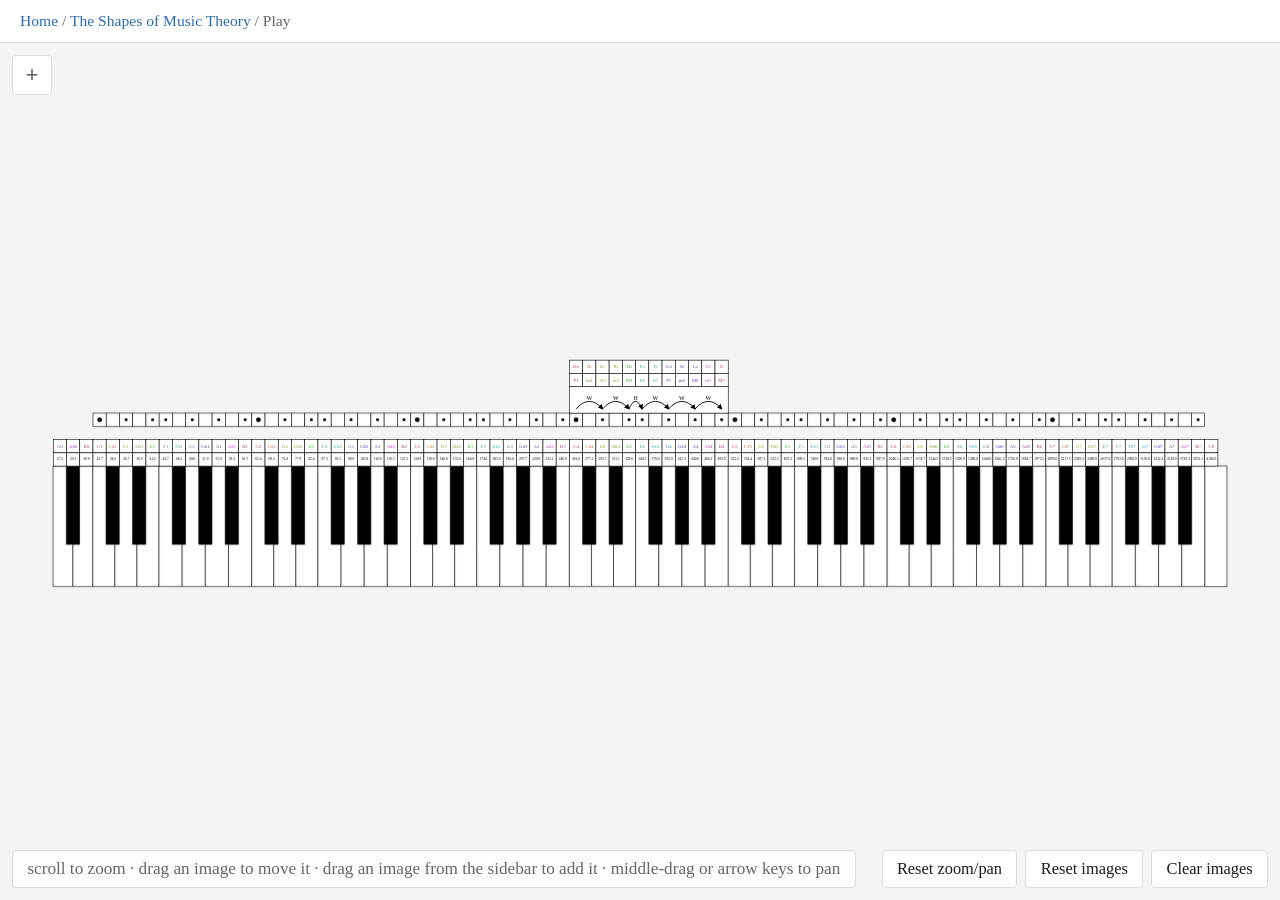
<file: the-shapes-of-music-theory/play/index.html>
<!doctype html>
<html lang="en">
<head>
<meta charset="utf-8">
<meta name="viewport" content="width=device-width, initial-scale=1">
<title>Play — Home</title>
<link rel="stylesheet" href="../../assets/style.css?v=mtnt8ib5">
</head>
<body class="viewer-page">
  <header class="bar">
    <span class="crumbs"><a href="../../index.html">Home</a> / <a href="../index.html">The Shapes of Music Theory</a> / Play</span>
  </header>
  <div class="pz-viewer">
    <div class="pz-viewport">
      <div class="pz-stage">
      <div class="pz-item" data-x="792" data-kind="relative">
<svg xmlns="http://www.w3.org/2000/svg" viewBox="63 -3 270 28" width="270" height="28">
  <rect x="66" y="0" width="22" height="22" fill="#ffffff" stroke="#000000" stroke-width="1"/>
  <text x="77" y="11" fill="hsl(0, 45%, 45%)" font-family="Georgia, 'Times New Roman', Times, serif" font-size="8" text-anchor="middle" dominant-baseline="central">Do</text>
  <rect x="88" y="0" width="22" height="22" fill="#ffffff" stroke="#000000" stroke-width="1"/>
  <text x="99" y="11" fill="hsl(30, 45%, 45%)" font-family="Georgia, 'Times New Roman', Times, serif" font-size="8" text-anchor="middle" dominant-baseline="central">Di</text>
  <rect x="110" y="0" width="22" height="22" fill="#ffffff" stroke="#000000" stroke-width="1"/>
  <text x="121" y="11" fill="hsl(60, 45%, 45%)" font-family="Georgia, 'Times New Roman', Times, serif" font-size="8" text-anchor="middle" dominant-baseline="central">Re</text>
  <rect x="132" y="0" width="22" height="22" fill="#ffffff" stroke="#000000" stroke-width="1"/>
  <text x="143" y="11" fill="hsl(90, 45%, 45%)" font-family="Georgia, 'Times New Roman', Times, serif" font-size="8" text-anchor="middle" dominant-baseline="central">Ri</text>
  <rect x="154" y="0" width="22" height="22" fill="#ffffff" stroke="#000000" stroke-width="1"/>
  <text x="165" y="11" fill="hsl(120, 45%, 45%)" font-family="Georgia, 'Times New Roman', Times, serif" font-size="8" text-anchor="middle" dominant-baseline="central">Mi</text>
  <rect x="176" y="0" width="22" height="22" fill="#ffffff" stroke="#000000" stroke-width="1"/>
  <text x="187" y="11" fill="hsl(150, 45%, 45%)" font-family="Georgia, 'Times New Roman', Times, serif" font-size="8" text-anchor="middle" dominant-baseline="central">Fa</text>
  <rect x="198" y="0" width="22" height="22" fill="#ffffff" stroke="#000000" stroke-width="1"/>
  <text x="209" y="11" fill="hsl(180, 45%, 45%)" font-family="Georgia, 'Times New Roman', Times, serif" font-size="8" text-anchor="middle" dominant-baseline="central">Fi</text>
  <rect x="220" y="0" width="22" height="22" fill="#ffffff" stroke="#000000" stroke-width="1"/>
  <text x="231" y="11" fill="hsl(210, 45%, 45%)" font-family="Georgia, 'Times New Roman', Times, serif" font-size="8" text-anchor="middle" dominant-baseline="central">Sol</text>
  <rect x="242" y="0" width="22" height="22" fill="#ffffff" stroke="#000000" stroke-width="1"/>
  <text x="253" y="11" fill="hsl(240, 45%, 45%)" font-family="Georgia, 'Times New Roman', Times, serif" font-size="8" text-anchor="middle" dominant-baseline="central">Si</text>
  <rect x="264" y="0" width="22" height="22" fill="#ffffff" stroke="#000000" stroke-width="1"/>
  <text x="275" y="11" fill="hsl(270, 45%, 45%)" font-family="Georgia, 'Times New Roman', Times, serif" font-size="8" text-anchor="middle" dominant-baseline="central">La</text>
  <rect x="286" y="0" width="22" height="22" fill="#ffffff" stroke="#000000" stroke-width="1"/>
  <text x="297" y="11" fill="hsl(300, 45%, 45%)" font-family="Georgia, 'Times New Roman', Times, serif" font-size="8" text-anchor="middle" dominant-baseline="central">Li</text>
  <rect x="308" y="0" width="22" height="22" fill="#ffffff" stroke="#000000" stroke-width="1"/>
  <text x="319" y="11" fill="hsl(330, 45%, 45%)" font-family="Georgia, 'Times New Roman', Times, serif" font-size="8" text-anchor="middle" dominant-baseline="central">Ti</text>
</svg>
      </div>
      <div class="pz-item" data-x="792" data-kind="relative">
<svg xmlns="http://www.w3.org/2000/svg" viewBox="63 -3 270 28" width="270" height="28">
  <rect x="66" y="0" width="22" height="22" fill="#ffffff" stroke="#000000" stroke-width="1"/>
  <text x="77" y="11" fill="hsl(0, 45%, 45%)" font-family="Georgia, 'Times New Roman', Times, serif" font-size="8" text-anchor="middle" dominant-baseline="central">P1</text>
  <rect x="88" y="0" width="22" height="22" fill="#ffffff" stroke="#000000" stroke-width="1"/>
  <text x="99" y="11" fill="hsl(30, 45%, 45%)" font-family="Georgia, 'Times New Roman', Times, serif" font-size="8" text-anchor="middle" dominant-baseline="central">m2</text>
  <rect x="110" y="0" width="22" height="22" fill="#ffffff" stroke="#000000" stroke-width="1"/>
  <text x="121" y="11" fill="hsl(60, 45%, 45%)" font-family="Georgia, 'Times New Roman', Times, serif" font-size="8" text-anchor="middle" dominant-baseline="central">M2</text>
  <rect x="132" y="0" width="22" height="22" fill="#ffffff" stroke="#000000" stroke-width="1"/>
  <text x="143" y="11" fill="hsl(90, 45%, 45%)" font-family="Georgia, 'Times New Roman', Times, serif" font-size="8" text-anchor="middle" dominant-baseline="central">m3</text>
  <rect x="154" y="0" width="22" height="22" fill="#ffffff" stroke="#000000" stroke-width="1"/>
  <text x="165" y="11" fill="hsl(120, 45%, 45%)" font-family="Georgia, 'Times New Roman', Times, serif" font-size="8" text-anchor="middle" dominant-baseline="central">M3</text>
  <rect x="176" y="0" width="22" height="22" fill="#ffffff" stroke="#000000" stroke-width="1"/>
  <text x="187" y="11" fill="hsl(150, 45%, 45%)" font-family="Georgia, 'Times New Roman', Times, serif" font-size="8" text-anchor="middle" dominant-baseline="central">P4</text>
  <rect x="198" y="0" width="22" height="22" fill="#ffffff" stroke="#000000" stroke-width="1"/>
  <text x="209" y="11" fill="hsl(180, 45%, 45%)" font-family="Georgia, 'Times New Roman', Times, serif" font-size="8" text-anchor="middle" dominant-baseline="central">d5</text>
  <rect x="220" y="0" width="22" height="22" fill="#ffffff" stroke="#000000" stroke-width="1"/>
  <text x="231" y="11" fill="hsl(210, 45%, 45%)" font-family="Georgia, 'Times New Roman', Times, serif" font-size="8" text-anchor="middle" dominant-baseline="central">P5</text>
  <rect x="242" y="0" width="22" height="22" fill="#ffffff" stroke="#000000" stroke-width="1"/>
  <text x="253" y="11" fill="hsl(240, 45%, 45%)" font-family="Georgia, 'Times New Roman', Times, serif" font-size="8" text-anchor="middle" dominant-baseline="central">m6</text>
  <rect x="264" y="0" width="22" height="22" fill="#ffffff" stroke="#000000" stroke-width="1"/>
  <text x="275" y="11" fill="hsl(270, 45%, 45%)" font-family="Georgia, 'Times New Roman', Times, serif" font-size="8" text-anchor="middle" dominant-baseline="central">M6</text>
  <rect x="286" y="0" width="22" height="22" fill="#ffffff" stroke="#000000" stroke-width="1"/>
  <text x="297" y="11" fill="hsl(300, 45%, 45%)" font-family="Georgia, 'Times New Roman', Times, serif" font-size="8" text-anchor="middle" dominant-baseline="central">m7</text>
  <rect x="308" y="0" width="22" height="22" fill="#ffffff" stroke="#000000" stroke-width="1"/>
  <text x="319" y="11" fill="hsl(330, 45%, 45%)" font-family="Georgia, 'Times New Roman', Times, serif" font-size="8" text-anchor="middle" dominant-baseline="central">M7</text>
</svg>
      </div>
      <div class="pz-item" data-x="792" data-kind="relative">
<svg xmlns="http://www.w3.org/2000/svg" viewBox="63 -3 270 50" width="270" height="50">
  <defs>
    <marker id="arrow" viewBox="0 0 10 10" markerWidth="6" markerHeight="6" refX="8" refY="5" orient="auto-start-reverse">
      <path d="M0,0 L10,5 L0,10 z" fill="#000000"/>
    </marker>
  </defs>
  <rect x="66" y="0" width="264" height="44" fill="#ffffff" stroke="#000000" stroke-width="1"/>
  <path d="M 77,37 Q 99,12 121,37" fill="none" stroke="#000000" stroke-width="1.5" marker-end="url(#arrow)"/>
  <text x="99" y="21.5" fill="#000000" font-family="Georgia, 'Times New Roman', Times, serif" font-size="10" text-anchor="middle">W</text>
  <path d="M 121,37 Q 143,12 165,37" fill="none" stroke="#000000" stroke-width="1.5" marker-end="url(#arrow)"/>
  <text x="143" y="21.5" fill="#000000" font-family="Georgia, 'Times New Roman', Times, serif" font-size="10" text-anchor="middle">W</text>
  <path d="M 165,37 Q 176,12 187,37" fill="none" stroke="#000000" stroke-width="1.5" marker-end="url(#arrow)"/>
  <text x="176" y="21.5" fill="#000000" font-family="Georgia, 'Times New Roman', Times, serif" font-size="10" text-anchor="middle">H</text>
  <path d="M 187,37 Q 209,12 231,37" fill="none" stroke="#000000" stroke-width="1.5" marker-end="url(#arrow)"/>
  <text x="209" y="21.5" fill="#000000" font-family="Georgia, 'Times New Roman', Times, serif" font-size="10" text-anchor="middle">W</text>
  <path d="M 231,37 Q 253,12 275,37" fill="none" stroke="#000000" stroke-width="1.5" marker-end="url(#arrow)"/>
  <text x="253" y="21.5" fill="#000000" font-family="Georgia, 'Times New Roman', Times, serif" font-size="10" text-anchor="middle">W</text>
  <path d="M 275,37 Q 297,12 319,37" fill="none" stroke="#000000" stroke-width="1.5" marker-end="url(#arrow)"/>
  <text x="297" y="21.5" fill="#000000" font-family="Georgia, 'Times New Roman', Times, serif" font-size="10" text-anchor="middle">W</text>
</svg>
      </div>
      <div class="pz-item" data-x="66" data-kind="relative" data-repeat-right="6">
<svg xmlns="http://www.w3.org/2000/svg" viewBox="-3 -3 270 28" width="270" height="28">
  <title>Ionian (Major Scale)</title>
  <rect x="0" y="0" width="22" height="22" fill="#ffffff" stroke="#000000" stroke-width="1"/>
  <circle cx="11" cy="11" r="4" fill="#000000"/>
  <rect x="22" y="0" width="22" height="22" fill="#ffffff" stroke="#000000" stroke-width="1"/>
  <rect x="44" y="0" width="22" height="22" fill="#ffffff" stroke="#000000" stroke-width="1"/>
  <circle cx="55" cy="11" r="2.5" fill="#000000"/>
  <rect x="66" y="0" width="22" height="22" fill="#ffffff" stroke="#000000" stroke-width="1"/>
  <rect x="88" y="0" width="22" height="22" fill="#ffffff" stroke="#000000" stroke-width="1"/>
  <circle cx="99" cy="11" r="2.5" fill="#000000"/>
  <rect x="110" y="0" width="22" height="22" fill="#ffffff" stroke="#000000" stroke-width="1"/>
  <circle cx="121" cy="11" r="2.5" fill="#000000"/>
  <rect x="132" y="0" width="22" height="22" fill="#ffffff" stroke="#000000" stroke-width="1"/>
  <rect x="154" y="0" width="22" height="22" fill="#ffffff" stroke="#000000" stroke-width="1"/>
  <circle cx="165" cy="11" r="2.5" fill="#000000"/>
  <rect x="176" y="0" width="22" height="22" fill="#ffffff" stroke="#000000" stroke-width="1"/>
  <rect x="198" y="0" width="22" height="22" fill="#ffffff" stroke="#000000" stroke-width="1"/>
  <circle cx="209" cy="11" r="2.5" fill="#000000"/>
  <rect x="220" y="0" width="22" height="22" fill="#ffffff" stroke="#000000" stroke-width="1"/>
  <rect x="242" y="0" width="22" height="22" fill="#ffffff" stroke="#000000" stroke-width="1"/>
  <circle cx="253" cy="11" r="2.5" fill="#000000"/>
</svg>
      </div>
      <div class="pz-item" data-gap-before="true" data-kind="absolute">
<svg xmlns="http://www.w3.org/2000/svg" viewBox="-3 -3 1942 28" width="1942" height="28">
  <rect x="0" y="0" width="22" height="22" fill="#ffffff" stroke="#000000" stroke-width="1"/>
  <text x="11" y="11" fill="hsl(270, 45%, 45%)" font-family="Georgia, 'Times New Roman', Times, serif" font-size="8" text-anchor="middle" dominant-baseline="central">A0</text>
  <rect x="22" y="0" width="22" height="22" fill="#ffffff" stroke="#000000" stroke-width="1"/>
  <text x="33" y="11" fill="hsl(300, 45%, 45%)" font-family="Georgia, 'Times New Roman', Times, serif" font-size="8" text-anchor="middle" dominant-baseline="central">A#0</text>
  <rect x="44" y="0" width="22" height="22" fill="#ffffff" stroke="#000000" stroke-width="1"/>
  <text x="55" y="11" fill="hsl(330, 45%, 45%)" font-family="Georgia, 'Times New Roman', Times, serif" font-size="8" text-anchor="middle" dominant-baseline="central">B0</text>
  <rect x="66" y="0" width="22" height="22" fill="#ffffff" stroke="#000000" stroke-width="1"/>
  <text x="77" y="11" fill="hsl(0, 45%, 45%)" font-family="Georgia, 'Times New Roman', Times, serif" font-size="8" text-anchor="middle" dominant-baseline="central">C1</text>
  <rect x="88" y="0" width="22" height="22" fill="#ffffff" stroke="#000000" stroke-width="1"/>
  <text x="99" y="11" fill="hsl(30, 45%, 45%)" font-family="Georgia, 'Times New Roman', Times, serif" font-size="8" text-anchor="middle" dominant-baseline="central">C#1</text>
  <rect x="110" y="0" width="22" height="22" fill="#ffffff" stroke="#000000" stroke-width="1"/>
  <text x="121" y="11" fill="hsl(60, 45%, 45%)" font-family="Georgia, 'Times New Roman', Times, serif" font-size="8" text-anchor="middle" dominant-baseline="central">D1</text>
  <rect x="132" y="0" width="22" height="22" fill="#ffffff" stroke="#000000" stroke-width="1"/>
  <text x="143" y="11" fill="hsl(90, 45%, 45%)" font-family="Georgia, 'Times New Roman', Times, serif" font-size="8" text-anchor="middle" dominant-baseline="central">D#1</text>
  <rect x="154" y="0" width="22" height="22" fill="#ffffff" stroke="#000000" stroke-width="1"/>
  <text x="165" y="11" fill="hsl(120, 45%, 45%)" font-family="Georgia, 'Times New Roman', Times, serif" font-size="8" text-anchor="middle" dominant-baseline="central">E1</text>
  <rect x="176" y="0" width="22" height="22" fill="#ffffff" stroke="#000000" stroke-width="1"/>
  <text x="187" y="11" fill="hsl(150, 45%, 45%)" font-family="Georgia, 'Times New Roman', Times, serif" font-size="8" text-anchor="middle" dominant-baseline="central">F1</text>
  <rect x="198" y="0" width="22" height="22" fill="#ffffff" stroke="#000000" stroke-width="1"/>
  <text x="209" y="11" fill="hsl(180, 45%, 45%)" font-family="Georgia, 'Times New Roman', Times, serif" font-size="8" text-anchor="middle" dominant-baseline="central">F#1</text>
  <rect x="220" y="0" width="22" height="22" fill="#ffffff" stroke="#000000" stroke-width="1"/>
  <text x="231" y="11" fill="hsl(210, 45%, 45%)" font-family="Georgia, 'Times New Roman', Times, serif" font-size="8" text-anchor="middle" dominant-baseline="central">G1</text>
  <rect x="242" y="0" width="22" height="22" fill="#ffffff" stroke="#000000" stroke-width="1"/>
  <text x="253" y="11" fill="hsl(240, 45%, 45%)" font-family="Georgia, 'Times New Roman', Times, serif" font-size="8" text-anchor="middle" dominant-baseline="central">G#1</text>
  <rect x="264" y="0" width="22" height="22" fill="#ffffff" stroke="#000000" stroke-width="1"/>
  <text x="275" y="11" fill="hsl(270, 45%, 45%)" font-family="Georgia, 'Times New Roman', Times, serif" font-size="8" text-anchor="middle" dominant-baseline="central">A1</text>
  <rect x="286" y="0" width="22" height="22" fill="#ffffff" stroke="#000000" stroke-width="1"/>
  <text x="297" y="11" fill="hsl(300, 45%, 45%)" font-family="Georgia, 'Times New Roman', Times, serif" font-size="8" text-anchor="middle" dominant-baseline="central">A#1</text>
  <rect x="308" y="0" width="22" height="22" fill="#ffffff" stroke="#000000" stroke-width="1"/>
  <text x="319" y="11" fill="hsl(330, 45%, 45%)" font-family="Georgia, 'Times New Roman', Times, serif" font-size="8" text-anchor="middle" dominant-baseline="central">B1</text>
  <rect x="330" y="0" width="22" height="22" fill="#ffffff" stroke="#000000" stroke-width="1"/>
  <text x="341" y="11" fill="hsl(0, 45%, 45%)" font-family="Georgia, 'Times New Roman', Times, serif" font-size="8" text-anchor="middle" dominant-baseline="central">C2</text>
  <rect x="352" y="0" width="22" height="22" fill="#ffffff" stroke="#000000" stroke-width="1"/>
  <text x="363" y="11" fill="hsl(30, 45%, 45%)" font-family="Georgia, 'Times New Roman', Times, serif" font-size="8" text-anchor="middle" dominant-baseline="central">C#2</text>
  <rect x="374" y="0" width="22" height="22" fill="#ffffff" stroke="#000000" stroke-width="1"/>
  <text x="385" y="11" fill="hsl(60, 45%, 45%)" font-family="Georgia, 'Times New Roman', Times, serif" font-size="8" text-anchor="middle" dominant-baseline="central">D2</text>
  <rect x="396" y="0" width="22" height="22" fill="#ffffff" stroke="#000000" stroke-width="1"/>
  <text x="407" y="11" fill="hsl(90, 45%, 45%)" font-family="Georgia, 'Times New Roman', Times, serif" font-size="8" text-anchor="middle" dominant-baseline="central">D#2</text>
  <rect x="418" y="0" width="22" height="22" fill="#ffffff" stroke="#000000" stroke-width="1"/>
  <text x="429" y="11" fill="hsl(120, 45%, 45%)" font-family="Georgia, 'Times New Roman', Times, serif" font-size="8" text-anchor="middle" dominant-baseline="central">E2</text>
  <rect x="440" y="0" width="22" height="22" fill="#ffffff" stroke="#000000" stroke-width="1"/>
  <text x="451" y="11" fill="hsl(150, 45%, 45%)" font-family="Georgia, 'Times New Roman', Times, serif" font-size="8" text-anchor="middle" dominant-baseline="central">F2</text>
  <rect x="462" y="0" width="22" height="22" fill="#ffffff" stroke="#000000" stroke-width="1"/>
  <text x="473" y="11" fill="hsl(180, 45%, 45%)" font-family="Georgia, 'Times New Roman', Times, serif" font-size="8" text-anchor="middle" dominant-baseline="central">F#2</text>
  <rect x="484" y="0" width="22" height="22" fill="#ffffff" stroke="#000000" stroke-width="1"/>
  <text x="495" y="11" fill="hsl(210, 45%, 45%)" font-family="Georgia, 'Times New Roman', Times, serif" font-size="8" text-anchor="middle" dominant-baseline="central">G2</text>
  <rect x="506" y="0" width="22" height="22" fill="#ffffff" stroke="#000000" stroke-width="1"/>
  <text x="517" y="11" fill="hsl(240, 45%, 45%)" font-family="Georgia, 'Times New Roman', Times, serif" font-size="8" text-anchor="middle" dominant-baseline="central">G#2</text>
  <rect x="528" y="0" width="22" height="22" fill="#ffffff" stroke="#000000" stroke-width="1"/>
  <text x="539" y="11" fill="hsl(270, 45%, 45%)" font-family="Georgia, 'Times New Roman', Times, serif" font-size="8" text-anchor="middle" dominant-baseline="central">A2</text>
  <rect x="550" y="0" width="22" height="22" fill="#ffffff" stroke="#000000" stroke-width="1"/>
  <text x="561" y="11" fill="hsl(300, 45%, 45%)" font-family="Georgia, 'Times New Roman', Times, serif" font-size="8" text-anchor="middle" dominant-baseline="central">A#2</text>
  <rect x="572" y="0" width="22" height="22" fill="#ffffff" stroke="#000000" stroke-width="1"/>
  <text x="583" y="11" fill="hsl(330, 45%, 45%)" font-family="Georgia, 'Times New Roman', Times, serif" font-size="8" text-anchor="middle" dominant-baseline="central">B2</text>
  <rect x="594" y="0" width="22" height="22" fill="#ffffff" stroke="#000000" stroke-width="1"/>
  <text x="605" y="11" fill="hsl(0, 45%, 45%)" font-family="Georgia, 'Times New Roman', Times, serif" font-size="8" text-anchor="middle" dominant-baseline="central">C3</text>
  <rect x="616" y="0" width="22" height="22" fill="#ffffff" stroke="#000000" stroke-width="1"/>
  <text x="627" y="11" fill="hsl(30, 45%, 45%)" font-family="Georgia, 'Times New Roman', Times, serif" font-size="8" text-anchor="middle" dominant-baseline="central">C#3</text>
  <rect x="638" y="0" width="22" height="22" fill="#ffffff" stroke="#000000" stroke-width="1"/>
  <text x="649" y="11" fill="hsl(60, 45%, 45%)" font-family="Georgia, 'Times New Roman', Times, serif" font-size="8" text-anchor="middle" dominant-baseline="central">D3</text>
  <rect x="660" y="0" width="22" height="22" fill="#ffffff" stroke="#000000" stroke-width="1"/>
  <text x="671" y="11" fill="hsl(90, 45%, 45%)" font-family="Georgia, 'Times New Roman', Times, serif" font-size="8" text-anchor="middle" dominant-baseline="central">D#3</text>
  <rect x="682" y="0" width="22" height="22" fill="#ffffff" stroke="#000000" stroke-width="1"/>
  <text x="693" y="11" fill="hsl(120, 45%, 45%)" font-family="Georgia, 'Times New Roman', Times, serif" font-size="8" text-anchor="middle" dominant-baseline="central">E3</text>
  <rect x="704" y="0" width="22" height="22" fill="#ffffff" stroke="#000000" stroke-width="1"/>
  <text x="715" y="11" fill="hsl(150, 45%, 45%)" font-family="Georgia, 'Times New Roman', Times, serif" font-size="8" text-anchor="middle" dominant-baseline="central">F3</text>
  <rect x="726" y="0" width="22" height="22" fill="#ffffff" stroke="#000000" stroke-width="1"/>
  <text x="737" y="11" fill="hsl(180, 45%, 45%)" font-family="Georgia, 'Times New Roman', Times, serif" font-size="8" text-anchor="middle" dominant-baseline="central">F#3</text>
  <rect x="748" y="0" width="22" height="22" fill="#ffffff" stroke="#000000" stroke-width="1"/>
  <text x="759" y="11" fill="hsl(210, 45%, 45%)" font-family="Georgia, 'Times New Roman', Times, serif" font-size="8" text-anchor="middle" dominant-baseline="central">G3</text>
  <rect x="770" y="0" width="22" height="22" fill="#ffffff" stroke="#000000" stroke-width="1"/>
  <text x="781" y="11" fill="hsl(240, 45%, 45%)" font-family="Georgia, 'Times New Roman', Times, serif" font-size="8" text-anchor="middle" dominant-baseline="central">G#3</text>
  <rect x="792" y="0" width="22" height="22" fill="#ffffff" stroke="#000000" stroke-width="1"/>
  <text x="803" y="11" fill="hsl(270, 45%, 45%)" font-family="Georgia, 'Times New Roman', Times, serif" font-size="8" text-anchor="middle" dominant-baseline="central">A3</text>
  <rect x="814" y="0" width="22" height="22" fill="#ffffff" stroke="#000000" stroke-width="1"/>
  <text x="825" y="11" fill="hsl(300, 45%, 45%)" font-family="Georgia, 'Times New Roman', Times, serif" font-size="8" text-anchor="middle" dominant-baseline="central">A#3</text>
  <rect x="836" y="0" width="22" height="22" fill="#ffffff" stroke="#000000" stroke-width="1"/>
  <text x="847" y="11" fill="hsl(330, 45%, 45%)" font-family="Georgia, 'Times New Roman', Times, serif" font-size="8" text-anchor="middle" dominant-baseline="central">B3</text>
  <rect x="858" y="0" width="22" height="22" fill="#ffffff" stroke="#000000" stroke-width="1"/>
  <text x="869" y="11" fill="hsl(0, 45%, 45%)" font-family="Georgia, 'Times New Roman', Times, serif" font-size="8" text-anchor="middle" dominant-baseline="central">C4</text>
  <rect x="880" y="0" width="22" height="22" fill="#ffffff" stroke="#000000" stroke-width="1"/>
  <text x="891" y="11" fill="hsl(30, 45%, 45%)" font-family="Georgia, 'Times New Roman', Times, serif" font-size="8" text-anchor="middle" dominant-baseline="central">C#4</text>
  <rect x="902" y="0" width="22" height="22" fill="#ffffff" stroke="#000000" stroke-width="1"/>
  <text x="913" y="11" fill="hsl(60, 45%, 45%)" font-family="Georgia, 'Times New Roman', Times, serif" font-size="8" text-anchor="middle" dominant-baseline="central">D4</text>
  <rect x="924" y="0" width="22" height="22" fill="#ffffff" stroke="#000000" stroke-width="1"/>
  <text x="935" y="11" fill="hsl(90, 45%, 45%)" font-family="Georgia, 'Times New Roman', Times, serif" font-size="8" text-anchor="middle" dominant-baseline="central">D#4</text>
  <rect x="946" y="0" width="22" height="22" fill="#ffffff" stroke="#000000" stroke-width="1"/>
  <text x="957" y="11" fill="hsl(120, 45%, 45%)" font-family="Georgia, 'Times New Roman', Times, serif" font-size="8" text-anchor="middle" dominant-baseline="central">E4</text>
  <rect x="968" y="0" width="22" height="22" fill="#ffffff" stroke="#000000" stroke-width="1"/>
  <text x="979" y="11" fill="hsl(150, 45%, 45%)" font-family="Georgia, 'Times New Roman', Times, serif" font-size="8" text-anchor="middle" dominant-baseline="central">F4</text>
  <rect x="990" y="0" width="22" height="22" fill="#ffffff" stroke="#000000" stroke-width="1"/>
  <text x="1001" y="11" fill="hsl(180, 45%, 45%)" font-family="Georgia, 'Times New Roman', Times, serif" font-size="8" text-anchor="middle" dominant-baseline="central">F#4</text>
  <rect x="1012" y="0" width="22" height="22" fill="#ffffff" stroke="#000000" stroke-width="1"/>
  <text x="1023" y="11" fill="hsl(210, 45%, 45%)" font-family="Georgia, 'Times New Roman', Times, serif" font-size="8" text-anchor="middle" dominant-baseline="central">G4</text>
  <rect x="1034" y="0" width="22" height="22" fill="#ffffff" stroke="#000000" stroke-width="1"/>
  <text x="1045" y="11" fill="hsl(240, 45%, 45%)" font-family="Georgia, 'Times New Roman', Times, serif" font-size="8" text-anchor="middle" dominant-baseline="central">G#4</text>
  <rect x="1056" y="0" width="22" height="22" fill="#ffffff" stroke="#000000" stroke-width="1"/>
  <text x="1067" y="11" fill="hsl(270, 45%, 45%)" font-family="Georgia, 'Times New Roman', Times, serif" font-size="8" text-anchor="middle" dominant-baseline="central">A4</text>
  <rect x="1078" y="0" width="22" height="22" fill="#ffffff" stroke="#000000" stroke-width="1"/>
  <text x="1089" y="11" fill="hsl(300, 45%, 45%)" font-family="Georgia, 'Times New Roman', Times, serif" font-size="8" text-anchor="middle" dominant-baseline="central">A#4</text>
  <rect x="1100" y="0" width="22" height="22" fill="#ffffff" stroke="#000000" stroke-width="1"/>
  <text x="1111" y="11" fill="hsl(330, 45%, 45%)" font-family="Georgia, 'Times New Roman', Times, serif" font-size="8" text-anchor="middle" dominant-baseline="central">B4</text>
  <rect x="1122" y="0" width="22" height="22" fill="#ffffff" stroke="#000000" stroke-width="1"/>
  <text x="1133" y="11" fill="hsl(0, 45%, 45%)" font-family="Georgia, 'Times New Roman', Times, serif" font-size="8" text-anchor="middle" dominant-baseline="central">C5</text>
  <rect x="1144" y="0" width="22" height="22" fill="#ffffff" stroke="#000000" stroke-width="1"/>
  <text x="1155" y="11" fill="hsl(30, 45%, 45%)" font-family="Georgia, 'Times New Roman', Times, serif" font-size="8" text-anchor="middle" dominant-baseline="central">C#5</text>
  <rect x="1166" y="0" width="22" height="22" fill="#ffffff" stroke="#000000" stroke-width="1"/>
  <text x="1177" y="11" fill="hsl(60, 45%, 45%)" font-family="Georgia, 'Times New Roman', Times, serif" font-size="8" text-anchor="middle" dominant-baseline="central">D5</text>
  <rect x="1188" y="0" width="22" height="22" fill="#ffffff" stroke="#000000" stroke-width="1"/>
  <text x="1199" y="11" fill="hsl(90, 45%, 45%)" font-family="Georgia, 'Times New Roman', Times, serif" font-size="8" text-anchor="middle" dominant-baseline="central">D#5</text>
  <rect x="1210" y="0" width="22" height="22" fill="#ffffff" stroke="#000000" stroke-width="1"/>
  <text x="1221" y="11" fill="hsl(120, 45%, 45%)" font-family="Georgia, 'Times New Roman', Times, serif" font-size="8" text-anchor="middle" dominant-baseline="central">E5</text>
  <rect x="1232" y="0" width="22" height="22" fill="#ffffff" stroke="#000000" stroke-width="1"/>
  <text x="1243" y="11" fill="hsl(150, 45%, 45%)" font-family="Georgia, 'Times New Roman', Times, serif" font-size="8" text-anchor="middle" dominant-baseline="central">F5</text>
  <rect x="1254" y="0" width="22" height="22" fill="#ffffff" stroke="#000000" stroke-width="1"/>
  <text x="1265" y="11" fill="hsl(180, 45%, 45%)" font-family="Georgia, 'Times New Roman', Times, serif" font-size="8" text-anchor="middle" dominant-baseline="central">F#5</text>
  <rect x="1276" y="0" width="22" height="22" fill="#ffffff" stroke="#000000" stroke-width="1"/>
  <text x="1287" y="11" fill="hsl(210, 45%, 45%)" font-family="Georgia, 'Times New Roman', Times, serif" font-size="8" text-anchor="middle" dominant-baseline="central">G5</text>
  <rect x="1298" y="0" width="22" height="22" fill="#ffffff" stroke="#000000" stroke-width="1"/>
  <text x="1309" y="11" fill="hsl(240, 45%, 45%)" font-family="Georgia, 'Times New Roman', Times, serif" font-size="8" text-anchor="middle" dominant-baseline="central">G#5</text>
  <rect x="1320" y="0" width="22" height="22" fill="#ffffff" stroke="#000000" stroke-width="1"/>
  <text x="1331" y="11" fill="hsl(270, 45%, 45%)" font-family="Georgia, 'Times New Roman', Times, serif" font-size="8" text-anchor="middle" dominant-baseline="central">A5</text>
  <rect x="1342" y="0" width="22" height="22" fill="#ffffff" stroke="#000000" stroke-width="1"/>
  <text x="1353" y="11" fill="hsl(300, 45%, 45%)" font-family="Georgia, 'Times New Roman', Times, serif" font-size="8" text-anchor="middle" dominant-baseline="central">A#5</text>
  <rect x="1364" y="0" width="22" height="22" fill="#ffffff" stroke="#000000" stroke-width="1"/>
  <text x="1375" y="11" fill="hsl(330, 45%, 45%)" font-family="Georgia, 'Times New Roman', Times, serif" font-size="8" text-anchor="middle" dominant-baseline="central">B5</text>
  <rect x="1386" y="0" width="22" height="22" fill="#ffffff" stroke="#000000" stroke-width="1"/>
  <text x="1397" y="11" fill="hsl(0, 45%, 45%)" font-family="Georgia, 'Times New Roman', Times, serif" font-size="8" text-anchor="middle" dominant-baseline="central">C6</text>
  <rect x="1408" y="0" width="22" height="22" fill="#ffffff" stroke="#000000" stroke-width="1"/>
  <text x="1419" y="11" fill="hsl(30, 45%, 45%)" font-family="Georgia, 'Times New Roman', Times, serif" font-size="8" text-anchor="middle" dominant-baseline="central">C#6</text>
  <rect x="1430" y="0" width="22" height="22" fill="#ffffff" stroke="#000000" stroke-width="1"/>
  <text x="1441" y="11" fill="hsl(60, 45%, 45%)" font-family="Georgia, 'Times New Roman', Times, serif" font-size="8" text-anchor="middle" dominant-baseline="central">D6</text>
  <rect x="1452" y="0" width="22" height="22" fill="#ffffff" stroke="#000000" stroke-width="1"/>
  <text x="1463" y="11" fill="hsl(90, 45%, 45%)" font-family="Georgia, 'Times New Roman', Times, serif" font-size="8" text-anchor="middle" dominant-baseline="central">D#6</text>
  <rect x="1474" y="0" width="22" height="22" fill="#ffffff" stroke="#000000" stroke-width="1"/>
  <text x="1485" y="11" fill="hsl(120, 45%, 45%)" font-family="Georgia, 'Times New Roman', Times, serif" font-size="8" text-anchor="middle" dominant-baseline="central">E6</text>
  <rect x="1496" y="0" width="22" height="22" fill="#ffffff" stroke="#000000" stroke-width="1"/>
  <text x="1507" y="11" fill="hsl(150, 45%, 45%)" font-family="Georgia, 'Times New Roman', Times, serif" font-size="8" text-anchor="middle" dominant-baseline="central">F6</text>
  <rect x="1518" y="0" width="22" height="22" fill="#ffffff" stroke="#000000" stroke-width="1"/>
  <text x="1529" y="11" fill="hsl(180, 45%, 45%)" font-family="Georgia, 'Times New Roman', Times, serif" font-size="8" text-anchor="middle" dominant-baseline="central">F#6</text>
  <rect x="1540" y="0" width="22" height="22" fill="#ffffff" stroke="#000000" stroke-width="1"/>
  <text x="1551" y="11" fill="hsl(210, 45%, 45%)" font-family="Georgia, 'Times New Roman', Times, serif" font-size="8" text-anchor="middle" dominant-baseline="central">G6</text>
  <rect x="1562" y="0" width="22" height="22" fill="#ffffff" stroke="#000000" stroke-width="1"/>
  <text x="1573" y="11" fill="hsl(240, 45%, 45%)" font-family="Georgia, 'Times New Roman', Times, serif" font-size="8" text-anchor="middle" dominant-baseline="central">G#6</text>
  <rect x="1584" y="0" width="22" height="22" fill="#ffffff" stroke="#000000" stroke-width="1"/>
  <text x="1595" y="11" fill="hsl(270, 45%, 45%)" font-family="Georgia, 'Times New Roman', Times, serif" font-size="8" text-anchor="middle" dominant-baseline="central">A6</text>
  <rect x="1606" y="0" width="22" height="22" fill="#ffffff" stroke="#000000" stroke-width="1"/>
  <text x="1617" y="11" fill="hsl(300, 45%, 45%)" font-family="Georgia, 'Times New Roman', Times, serif" font-size="8" text-anchor="middle" dominant-baseline="central">A#6</text>
  <rect x="1628" y="0" width="22" height="22" fill="#ffffff" stroke="#000000" stroke-width="1"/>
  <text x="1639" y="11" fill="hsl(330, 45%, 45%)" font-family="Georgia, 'Times New Roman', Times, serif" font-size="8" text-anchor="middle" dominant-baseline="central">B6</text>
  <rect x="1650" y="0" width="22" height="22" fill="#ffffff" stroke="#000000" stroke-width="1"/>
  <text x="1661" y="11" fill="hsl(0, 45%, 45%)" font-family="Georgia, 'Times New Roman', Times, serif" font-size="8" text-anchor="middle" dominant-baseline="central">C7</text>
  <rect x="1672" y="0" width="22" height="22" fill="#ffffff" stroke="#000000" stroke-width="1"/>
  <text x="1683" y="11" fill="hsl(30, 45%, 45%)" font-family="Georgia, 'Times New Roman', Times, serif" font-size="8" text-anchor="middle" dominant-baseline="central">C#7</text>
  <rect x="1694" y="0" width="22" height="22" fill="#ffffff" stroke="#000000" stroke-width="1"/>
  <text x="1705" y="11" fill="hsl(60, 45%, 45%)" font-family="Georgia, 'Times New Roman', Times, serif" font-size="8" text-anchor="middle" dominant-baseline="central">D7</text>
  <rect x="1716" y="0" width="22" height="22" fill="#ffffff" stroke="#000000" stroke-width="1"/>
  <text x="1727" y="11" fill="hsl(90, 45%, 45%)" font-family="Georgia, 'Times New Roman', Times, serif" font-size="8" text-anchor="middle" dominant-baseline="central">D#7</text>
  <rect x="1738" y="0" width="22" height="22" fill="#ffffff" stroke="#000000" stroke-width="1"/>
  <text x="1749" y="11" fill="hsl(120, 45%, 45%)" font-family="Georgia, 'Times New Roman', Times, serif" font-size="8" text-anchor="middle" dominant-baseline="central">E7</text>
  <rect x="1760" y="0" width="22" height="22" fill="#ffffff" stroke="#000000" stroke-width="1"/>
  <text x="1771" y="11" fill="hsl(150, 45%, 45%)" font-family="Georgia, 'Times New Roman', Times, serif" font-size="8" text-anchor="middle" dominant-baseline="central">F7</text>
  <rect x="1782" y="0" width="22" height="22" fill="#ffffff" stroke="#000000" stroke-width="1"/>
  <text x="1793" y="11" fill="hsl(180, 45%, 45%)" font-family="Georgia, 'Times New Roman', Times, serif" font-size="8" text-anchor="middle" dominant-baseline="central">F#7</text>
  <rect x="1804" y="0" width="22" height="22" fill="#ffffff" stroke="#000000" stroke-width="1"/>
  <text x="1815" y="11" fill="hsl(210, 45%, 45%)" font-family="Georgia, 'Times New Roman', Times, serif" font-size="8" text-anchor="middle" dominant-baseline="central">G7</text>
  <rect x="1826" y="0" width="22" height="22" fill="#ffffff" stroke="#000000" stroke-width="1"/>
  <text x="1837" y="11" fill="hsl(240, 45%, 45%)" font-family="Georgia, 'Times New Roman', Times, serif" font-size="8" text-anchor="middle" dominant-baseline="central">G#7</text>
  <rect x="1848" y="0" width="22" height="22" fill="#ffffff" stroke="#000000" stroke-width="1"/>
  <text x="1859" y="11" fill="hsl(270, 45%, 45%)" font-family="Georgia, 'Times New Roman', Times, serif" font-size="8" text-anchor="middle" dominant-baseline="central">A7</text>
  <rect x="1870" y="0" width="22" height="22" fill="#ffffff" stroke="#000000" stroke-width="1"/>
  <text x="1881" y="11" fill="hsl(300, 45%, 45%)" font-family="Georgia, 'Times New Roman', Times, serif" font-size="8" text-anchor="middle" dominant-baseline="central">A#7</text>
  <rect x="1892" y="0" width="22" height="22" fill="#ffffff" stroke="#000000" stroke-width="1"/>
  <text x="1903" y="11" fill="hsl(330, 45%, 45%)" font-family="Georgia, 'Times New Roman', Times, serif" font-size="8" text-anchor="middle" dominant-baseline="central">B7</text>
  <rect x="1914" y="0" width="22" height="22" fill="#ffffff" stroke="#000000" stroke-width="1"/>
  <text x="1925" y="11" fill="hsl(0, 45%, 45%)" font-family="Georgia, 'Times New Roman', Times, serif" font-size="8" text-anchor="middle" dominant-baseline="central">C8</text>
</svg>
      </div>
      <div class="pz-item" data-kind="absolute">
<svg xmlns="http://www.w3.org/2000/svg" viewBox="-3 -3 1942 28" width="1942" height="28">
  <rect x="0" y="0" width="22" height="22" fill="#ffffff" stroke="#000000" stroke-width="1"/>
  <text x="11" y="11" fill="#000000" font-family="Georgia, 'Times New Roman', Times, serif" font-size="6" text-anchor="middle" dominant-baseline="central">27.5</text>
  <rect x="22" y="0" width="22" height="22" fill="#ffffff" stroke="#000000" stroke-width="1"/>
  <text x="33" y="11" fill="#000000" font-family="Georgia, 'Times New Roman', Times, serif" font-size="6" text-anchor="middle" dominant-baseline="central">29.1</text>
  <rect x="44" y="0" width="22" height="22" fill="#ffffff" stroke="#000000" stroke-width="1"/>
  <text x="55" y="11" fill="#000000" font-family="Georgia, 'Times New Roman', Times, serif" font-size="6" text-anchor="middle" dominant-baseline="central">30.9</text>
  <rect x="66" y="0" width="22" height="22" fill="#ffffff" stroke="#000000" stroke-width="1"/>
  <text x="77" y="11" fill="#000000" font-family="Georgia, 'Times New Roman', Times, serif" font-size="6" text-anchor="middle" dominant-baseline="central">32.7</text>
  <rect x="88" y="0" width="22" height="22" fill="#ffffff" stroke="#000000" stroke-width="1"/>
  <text x="99" y="11" fill="#000000" font-family="Georgia, 'Times New Roman', Times, serif" font-size="6" text-anchor="middle" dominant-baseline="central">34.6</text>
  <rect x="110" y="0" width="22" height="22" fill="#ffffff" stroke="#000000" stroke-width="1"/>
  <text x="121" y="11" fill="#000000" font-family="Georgia, 'Times New Roman', Times, serif" font-size="6" text-anchor="middle" dominant-baseline="central">36.7</text>
  <rect x="132" y="0" width="22" height="22" fill="#ffffff" stroke="#000000" stroke-width="1"/>
  <text x="143" y="11" fill="#000000" font-family="Georgia, 'Times New Roman', Times, serif" font-size="6" text-anchor="middle" dominant-baseline="central">38.9</text>
  <rect x="154" y="0" width="22" height="22" fill="#ffffff" stroke="#000000" stroke-width="1"/>
  <text x="165" y="11" fill="#000000" font-family="Georgia, 'Times New Roman', Times, serif" font-size="6" text-anchor="middle" dominant-baseline="central">41.2</text>
  <rect x="176" y="0" width="22" height="22" fill="#ffffff" stroke="#000000" stroke-width="1"/>
  <text x="187" y="11" fill="#000000" font-family="Georgia, 'Times New Roman', Times, serif" font-size="6" text-anchor="middle" dominant-baseline="central">43.7</text>
  <rect x="198" y="0" width="22" height="22" fill="#ffffff" stroke="#000000" stroke-width="1"/>
  <text x="209" y="11" fill="#000000" font-family="Georgia, 'Times New Roman', Times, serif" font-size="6" text-anchor="middle" dominant-baseline="central">46.2</text>
  <rect x="220" y="0" width="22" height="22" fill="#ffffff" stroke="#000000" stroke-width="1"/>
  <text x="231" y="11" fill="#000000" font-family="Georgia, 'Times New Roman', Times, serif" font-size="6" text-anchor="middle" dominant-baseline="central">49.0</text>
  <rect x="242" y="0" width="22" height="22" fill="#ffffff" stroke="#000000" stroke-width="1"/>
  <text x="253" y="11" fill="#000000" font-family="Georgia, 'Times New Roman', Times, serif" font-size="6" text-anchor="middle" dominant-baseline="central">51.9</text>
  <rect x="264" y="0" width="22" height="22" fill="#ffffff" stroke="#000000" stroke-width="1"/>
  <text x="275" y="11" fill="#000000" font-family="Georgia, 'Times New Roman', Times, serif" font-size="6" text-anchor="middle" dominant-baseline="central">55.0</text>
  <rect x="286" y="0" width="22" height="22" fill="#ffffff" stroke="#000000" stroke-width="1"/>
  <text x="297" y="11" fill="#000000" font-family="Georgia, 'Times New Roman', Times, serif" font-size="6" text-anchor="middle" dominant-baseline="central">58.3</text>
  <rect x="308" y="0" width="22" height="22" fill="#ffffff" stroke="#000000" stroke-width="1"/>
  <text x="319" y="11" fill="#000000" font-family="Georgia, 'Times New Roman', Times, serif" font-size="6" text-anchor="middle" dominant-baseline="central">61.7</text>
  <rect x="330" y="0" width="22" height="22" fill="#ffffff" stroke="#000000" stroke-width="1"/>
  <text x="341" y="11" fill="#000000" font-family="Georgia, 'Times New Roman', Times, serif" font-size="6" text-anchor="middle" dominant-baseline="central">65.4</text>
  <rect x="352" y="0" width="22" height="22" fill="#ffffff" stroke="#000000" stroke-width="1"/>
  <text x="363" y="11" fill="#000000" font-family="Georgia, 'Times New Roman', Times, serif" font-size="6" text-anchor="middle" dominant-baseline="central">69.3</text>
  <rect x="374" y="0" width="22" height="22" fill="#ffffff" stroke="#000000" stroke-width="1"/>
  <text x="385" y="11" fill="#000000" font-family="Georgia, 'Times New Roman', Times, serif" font-size="6" text-anchor="middle" dominant-baseline="central">73.4</text>
  <rect x="396" y="0" width="22" height="22" fill="#ffffff" stroke="#000000" stroke-width="1"/>
  <text x="407" y="11" fill="#000000" font-family="Georgia, 'Times New Roman', Times, serif" font-size="6" text-anchor="middle" dominant-baseline="central">77.8</text>
  <rect x="418" y="0" width="22" height="22" fill="#ffffff" stroke="#000000" stroke-width="1"/>
  <text x="429" y="11" fill="#000000" font-family="Georgia, 'Times New Roman', Times, serif" font-size="6" text-anchor="middle" dominant-baseline="central">82.4</text>
  <rect x="440" y="0" width="22" height="22" fill="#ffffff" stroke="#000000" stroke-width="1"/>
  <text x="451" y="11" fill="#000000" font-family="Georgia, 'Times New Roman', Times, serif" font-size="6" text-anchor="middle" dominant-baseline="central">87.3</text>
  <rect x="462" y="0" width="22" height="22" fill="#ffffff" stroke="#000000" stroke-width="1"/>
  <text x="473" y="11" fill="#000000" font-family="Georgia, 'Times New Roman', Times, serif" font-size="6" text-anchor="middle" dominant-baseline="central">92.5</text>
  <rect x="484" y="0" width="22" height="22" fill="#ffffff" stroke="#000000" stroke-width="1"/>
  <text x="495" y="11" fill="#000000" font-family="Georgia, 'Times New Roman', Times, serif" font-size="6" text-anchor="middle" dominant-baseline="central">98.0</text>
  <rect x="506" y="0" width="22" height="22" fill="#ffffff" stroke="#000000" stroke-width="1"/>
  <text x="517" y="11" fill="#000000" font-family="Georgia, 'Times New Roman', Times, serif" font-size="6" text-anchor="middle" dominant-baseline="central">103.8</text>
  <rect x="528" y="0" width="22" height="22" fill="#ffffff" stroke="#000000" stroke-width="1"/>
  <text x="539" y="11" fill="#000000" font-family="Georgia, 'Times New Roman', Times, serif" font-size="6" text-anchor="middle" dominant-baseline="central">110.0</text>
  <rect x="550" y="0" width="22" height="22" fill="#ffffff" stroke="#000000" stroke-width="1"/>
  <text x="561" y="11" fill="#000000" font-family="Georgia, 'Times New Roman', Times, serif" font-size="6" text-anchor="middle" dominant-baseline="central">116.5</text>
  <rect x="572" y="0" width="22" height="22" fill="#ffffff" stroke="#000000" stroke-width="1"/>
  <text x="583" y="11" fill="#000000" font-family="Georgia, 'Times New Roman', Times, serif" font-size="6" text-anchor="middle" dominant-baseline="central">123.5</text>
  <rect x="594" y="0" width="22" height="22" fill="#ffffff" stroke="#000000" stroke-width="1"/>
  <text x="605" y="11" fill="#000000" font-family="Georgia, 'Times New Roman', Times, serif" font-size="6" text-anchor="middle" dominant-baseline="central">130.8</text>
  <rect x="616" y="0" width="22" height="22" fill="#ffffff" stroke="#000000" stroke-width="1"/>
  <text x="627" y="11" fill="#000000" font-family="Georgia, 'Times New Roman', Times, serif" font-size="6" text-anchor="middle" dominant-baseline="central">138.6</text>
  <rect x="638" y="0" width="22" height="22" fill="#ffffff" stroke="#000000" stroke-width="1"/>
  <text x="649" y="11" fill="#000000" font-family="Georgia, 'Times New Roman', Times, serif" font-size="6" text-anchor="middle" dominant-baseline="central">146.8</text>
  <rect x="660" y="0" width="22" height="22" fill="#ffffff" stroke="#000000" stroke-width="1"/>
  <text x="671" y="11" fill="#000000" font-family="Georgia, 'Times New Roman', Times, serif" font-size="6" text-anchor="middle" dominant-baseline="central">155.6</text>
  <rect x="682" y="0" width="22" height="22" fill="#ffffff" stroke="#000000" stroke-width="1"/>
  <text x="693" y="11" fill="#000000" font-family="Georgia, 'Times New Roman', Times, serif" font-size="6" text-anchor="middle" dominant-baseline="central">164.8</text>
  <rect x="704" y="0" width="22" height="22" fill="#ffffff" stroke="#000000" stroke-width="1"/>
  <text x="715" y="11" fill="#000000" font-family="Georgia, 'Times New Roman', Times, serif" font-size="6" text-anchor="middle" dominant-baseline="central">174.6</text>
  <rect x="726" y="0" width="22" height="22" fill="#ffffff" stroke="#000000" stroke-width="1"/>
  <text x="737" y="11" fill="#000000" font-family="Georgia, 'Times New Roman', Times, serif" font-size="6" text-anchor="middle" dominant-baseline="central">185.0</text>
  <rect x="748" y="0" width="22" height="22" fill="#ffffff" stroke="#000000" stroke-width="1"/>
  <text x="759" y="11" fill="#000000" font-family="Georgia, 'Times New Roman', Times, serif" font-size="6" text-anchor="middle" dominant-baseline="central">196.0</text>
  <rect x="770" y="0" width="22" height="22" fill="#ffffff" stroke="#000000" stroke-width="1"/>
  <text x="781" y="11" fill="#000000" font-family="Georgia, 'Times New Roman', Times, serif" font-size="6" text-anchor="middle" dominant-baseline="central">207.7</text>
  <rect x="792" y="0" width="22" height="22" fill="#ffffff" stroke="#000000" stroke-width="1"/>
  <text x="803" y="11" fill="#000000" font-family="Georgia, 'Times New Roman', Times, serif" font-size="6" text-anchor="middle" dominant-baseline="central">220.0</text>
  <rect x="814" y="0" width="22" height="22" fill="#ffffff" stroke="#000000" stroke-width="1"/>
  <text x="825" y="11" fill="#000000" font-family="Georgia, 'Times New Roman', Times, serif" font-size="6" text-anchor="middle" dominant-baseline="central">233.1</text>
  <rect x="836" y="0" width="22" height="22" fill="#ffffff" stroke="#000000" stroke-width="1"/>
  <text x="847" y="11" fill="#000000" font-family="Georgia, 'Times New Roman', Times, serif" font-size="6" text-anchor="middle" dominant-baseline="central">246.9</text>
  <rect x="858" y="0" width="22" height="22" fill="#ffffff" stroke="#000000" stroke-width="1"/>
  <text x="869" y="11" fill="#000000" font-family="Georgia, 'Times New Roman', Times, serif" font-size="6" text-anchor="middle" dominant-baseline="central">261.6</text>
  <rect x="880" y="0" width="22" height="22" fill="#ffffff" stroke="#000000" stroke-width="1"/>
  <text x="891" y="11" fill="#000000" font-family="Georgia, 'Times New Roman', Times, serif" font-size="6" text-anchor="middle" dominant-baseline="central">277.2</text>
  <rect x="902" y="0" width="22" height="22" fill="#ffffff" stroke="#000000" stroke-width="1"/>
  <text x="913" y="11" fill="#000000" font-family="Georgia, 'Times New Roman', Times, serif" font-size="6" text-anchor="middle" dominant-baseline="central">293.7</text>
  <rect x="924" y="0" width="22" height="22" fill="#ffffff" stroke="#000000" stroke-width="1"/>
  <text x="935" y="11" fill="#000000" font-family="Georgia, 'Times New Roman', Times, serif" font-size="6" text-anchor="middle" dominant-baseline="central">311.1</text>
  <rect x="946" y="0" width="22" height="22" fill="#ffffff" stroke="#000000" stroke-width="1"/>
  <text x="957" y="11" fill="#000000" font-family="Georgia, 'Times New Roman', Times, serif" font-size="6" text-anchor="middle" dominant-baseline="central">329.6</text>
  <rect x="968" y="0" width="22" height="22" fill="#ffffff" stroke="#000000" stroke-width="1"/>
  <text x="979" y="11" fill="#000000" font-family="Georgia, 'Times New Roman', Times, serif" font-size="6" text-anchor="middle" dominant-baseline="central">349.2</text>
  <rect x="990" y="0" width="22" height="22" fill="#ffffff" stroke="#000000" stroke-width="1"/>
  <text x="1001" y="11" fill="#000000" font-family="Georgia, 'Times New Roman', Times, serif" font-size="6" text-anchor="middle" dominant-baseline="central">370.0</text>
  <rect x="1012" y="0" width="22" height="22" fill="#ffffff" stroke="#000000" stroke-width="1"/>
  <text x="1023" y="11" fill="#000000" font-family="Georgia, 'Times New Roman', Times, serif" font-size="6" text-anchor="middle" dominant-baseline="central">392.0</text>
  <rect x="1034" y="0" width="22" height="22" fill="#ffffff" stroke="#000000" stroke-width="1"/>
  <text x="1045" y="11" fill="#000000" font-family="Georgia, 'Times New Roman', Times, serif" font-size="6" text-anchor="middle" dominant-baseline="central">415.3</text>
  <rect x="1056" y="0" width="22" height="22" fill="#ffffff" stroke="#000000" stroke-width="1"/>
  <text x="1067" y="11" fill="#000000" font-family="Georgia, 'Times New Roman', Times, serif" font-size="6" text-anchor="middle" dominant-baseline="central">440.0</text>
  <rect x="1078" y="0" width="22" height="22" fill="#ffffff" stroke="#000000" stroke-width="1"/>
  <text x="1089" y="11" fill="#000000" font-family="Georgia, 'Times New Roman', Times, serif" font-size="6" text-anchor="middle" dominant-baseline="central">466.2</text>
  <rect x="1100" y="0" width="22" height="22" fill="#ffffff" stroke="#000000" stroke-width="1"/>
  <text x="1111" y="11" fill="#000000" font-family="Georgia, 'Times New Roman', Times, serif" font-size="6" text-anchor="middle" dominant-baseline="central">493.9</text>
  <rect x="1122" y="0" width="22" height="22" fill="#ffffff" stroke="#000000" stroke-width="1"/>
  <text x="1133" y="11" fill="#000000" font-family="Georgia, 'Times New Roman', Times, serif" font-size="6" text-anchor="middle" dominant-baseline="central">523.3</text>
  <rect x="1144" y="0" width="22" height="22" fill="#ffffff" stroke="#000000" stroke-width="1"/>
  <text x="1155" y="11" fill="#000000" font-family="Georgia, 'Times New Roman', Times, serif" font-size="6" text-anchor="middle" dominant-baseline="central">554.4</text>
  <rect x="1166" y="0" width="22" height="22" fill="#ffffff" stroke="#000000" stroke-width="1"/>
  <text x="1177" y="11" fill="#000000" font-family="Georgia, 'Times New Roman', Times, serif" font-size="6" text-anchor="middle" dominant-baseline="central">587.3</text>
  <rect x="1188" y="0" width="22" height="22" fill="#ffffff" stroke="#000000" stroke-width="1"/>
  <text x="1199" y="11" fill="#000000" font-family="Georgia, 'Times New Roman', Times, serif" font-size="6" text-anchor="middle" dominant-baseline="central">622.3</text>
  <rect x="1210" y="0" width="22" height="22" fill="#ffffff" stroke="#000000" stroke-width="1"/>
  <text x="1221" y="11" fill="#000000" font-family="Georgia, 'Times New Roman', Times, serif" font-size="6" text-anchor="middle" dominant-baseline="central">659.3</text>
  <rect x="1232" y="0" width="22" height="22" fill="#ffffff" stroke="#000000" stroke-width="1"/>
  <text x="1243" y="11" fill="#000000" font-family="Georgia, 'Times New Roman', Times, serif" font-size="6" text-anchor="middle" dominant-baseline="central">698.5</text>
  <rect x="1254" y="0" width="22" height="22" fill="#ffffff" stroke="#000000" stroke-width="1"/>
  <text x="1265" y="11" fill="#000000" font-family="Georgia, 'Times New Roman', Times, serif" font-size="6" text-anchor="middle" dominant-baseline="central">740.0</text>
  <rect x="1276" y="0" width="22" height="22" fill="#ffffff" stroke="#000000" stroke-width="1"/>
  <text x="1287" y="11" fill="#000000" font-family="Georgia, 'Times New Roman', Times, serif" font-size="6" text-anchor="middle" dominant-baseline="central">784.0</text>
  <rect x="1298" y="0" width="22" height="22" fill="#ffffff" stroke="#000000" stroke-width="1"/>
  <text x="1309" y="11" fill="#000000" font-family="Georgia, 'Times New Roman', Times, serif" font-size="6" text-anchor="middle" dominant-baseline="central">830.6</text>
  <rect x="1320" y="0" width="22" height="22" fill="#ffffff" stroke="#000000" stroke-width="1"/>
  <text x="1331" y="11" fill="#000000" font-family="Georgia, 'Times New Roman', Times, serif" font-size="6" text-anchor="middle" dominant-baseline="central">880.0</text>
  <rect x="1342" y="0" width="22" height="22" fill="#ffffff" stroke="#000000" stroke-width="1"/>
  <text x="1353" y="11" fill="#000000" font-family="Georgia, 'Times New Roman', Times, serif" font-size="6" text-anchor="middle" dominant-baseline="central">932.3</text>
  <rect x="1364" y="0" width="22" height="22" fill="#ffffff" stroke="#000000" stroke-width="1"/>
  <text x="1375" y="11" fill="#000000" font-family="Georgia, 'Times New Roman', Times, serif" font-size="6" text-anchor="middle" dominant-baseline="central">987.8</text>
  <rect x="1386" y="0" width="22" height="22" fill="#ffffff" stroke="#000000" stroke-width="1"/>
  <text x="1397" y="11" fill="#000000" font-family="Georgia, 'Times New Roman', Times, serif" font-size="6" text-anchor="middle" dominant-baseline="central">1046.5</text>
  <rect x="1408" y="0" width="22" height="22" fill="#ffffff" stroke="#000000" stroke-width="1"/>
  <text x="1419" y="11" fill="#000000" font-family="Georgia, 'Times New Roman', Times, serif" font-size="6" text-anchor="middle" dominant-baseline="central">1108.7</text>
  <rect x="1430" y="0" width="22" height="22" fill="#ffffff" stroke="#000000" stroke-width="1"/>
  <text x="1441" y="11" fill="#000000" font-family="Georgia, 'Times New Roman', Times, serif" font-size="6" text-anchor="middle" dominant-baseline="central">1174.7</text>
  <rect x="1452" y="0" width="22" height="22" fill="#ffffff" stroke="#000000" stroke-width="1"/>
  <text x="1463" y="11" fill="#000000" font-family="Georgia, 'Times New Roman', Times, serif" font-size="6" text-anchor="middle" dominant-baseline="central">1244.5</text>
  <rect x="1474" y="0" width="22" height="22" fill="#ffffff" stroke="#000000" stroke-width="1"/>
  <text x="1485" y="11" fill="#000000" font-family="Georgia, 'Times New Roman', Times, serif" font-size="6" text-anchor="middle" dominant-baseline="central">1318.5</text>
  <rect x="1496" y="0" width="22" height="22" fill="#ffffff" stroke="#000000" stroke-width="1"/>
  <text x="1507" y="11" fill="#000000" font-family="Georgia, 'Times New Roman', Times, serif" font-size="6" text-anchor="middle" dominant-baseline="central">1396.9</text>
  <rect x="1518" y="0" width="22" height="22" fill="#ffffff" stroke="#000000" stroke-width="1"/>
  <text x="1529" y="11" fill="#000000" font-family="Georgia, 'Times New Roman', Times, serif" font-size="6" text-anchor="middle" dominant-baseline="central">1480.0</text>
  <rect x="1540" y="0" width="22" height="22" fill="#ffffff" stroke="#000000" stroke-width="1"/>
  <text x="1551" y="11" fill="#000000" font-family="Georgia, 'Times New Roman', Times, serif" font-size="6" text-anchor="middle" dominant-baseline="central">1568.0</text>
  <rect x="1562" y="0" width="22" height="22" fill="#ffffff" stroke="#000000" stroke-width="1"/>
  <text x="1573" y="11" fill="#000000" font-family="Georgia, 'Times New Roman', Times, serif" font-size="6" text-anchor="middle" dominant-baseline="central">1661.2</text>
  <rect x="1584" y="0" width="22" height="22" fill="#ffffff" stroke="#000000" stroke-width="1"/>
  <text x="1595" y="11" fill="#000000" font-family="Georgia, 'Times New Roman', Times, serif" font-size="6" text-anchor="middle" dominant-baseline="central">1760.0</text>
  <rect x="1606" y="0" width="22" height="22" fill="#ffffff" stroke="#000000" stroke-width="1"/>
  <text x="1617" y="11" fill="#000000" font-family="Georgia, 'Times New Roman', Times, serif" font-size="6" text-anchor="middle" dominant-baseline="central">1864.7</text>
  <rect x="1628" y="0" width="22" height="22" fill="#ffffff" stroke="#000000" stroke-width="1"/>
  <text x="1639" y="11" fill="#000000" font-family="Georgia, 'Times New Roman', Times, serif" font-size="6" text-anchor="middle" dominant-baseline="central">1975.5</text>
  <rect x="1650" y="0" width="22" height="22" fill="#ffffff" stroke="#000000" stroke-width="1"/>
  <text x="1661" y="11" fill="#000000" font-family="Georgia, 'Times New Roman', Times, serif" font-size="6" text-anchor="middle" dominant-baseline="central">2093.0</text>
  <rect x="1672" y="0" width="22" height="22" fill="#ffffff" stroke="#000000" stroke-width="1"/>
  <text x="1683" y="11" fill="#000000" font-family="Georgia, 'Times New Roman', Times, serif" font-size="6" text-anchor="middle" dominant-baseline="central">2217.5</text>
  <rect x="1694" y="0" width="22" height="22" fill="#ffffff" stroke="#000000" stroke-width="1"/>
  <text x="1705" y="11" fill="#000000" font-family="Georgia, 'Times New Roman', Times, serif" font-size="6" text-anchor="middle" dominant-baseline="central">2349.3</text>
  <rect x="1716" y="0" width="22" height="22" fill="#ffffff" stroke="#000000" stroke-width="1"/>
  <text x="1727" y="11" fill="#000000" font-family="Georgia, 'Times New Roman', Times, serif" font-size="6" text-anchor="middle" dominant-baseline="central">2489.0</text>
  <rect x="1738" y="0" width="22" height="22" fill="#ffffff" stroke="#000000" stroke-width="1"/>
  <text x="1749" y="11" fill="#000000" font-family="Georgia, 'Times New Roman', Times, serif" font-size="6" text-anchor="middle" dominant-baseline="central">2637.0</text>
  <rect x="1760" y="0" width="22" height="22" fill="#ffffff" stroke="#000000" stroke-width="1"/>
  <text x="1771" y="11" fill="#000000" font-family="Georgia, 'Times New Roman', Times, serif" font-size="6" text-anchor="middle" dominant-baseline="central">2793.8</text>
  <rect x="1782" y="0" width="22" height="22" fill="#ffffff" stroke="#000000" stroke-width="1"/>
  <text x="1793" y="11" fill="#000000" font-family="Georgia, 'Times New Roman', Times, serif" font-size="6" text-anchor="middle" dominant-baseline="central">2960.0</text>
  <rect x="1804" y="0" width="22" height="22" fill="#ffffff" stroke="#000000" stroke-width="1"/>
  <text x="1815" y="11" fill="#000000" font-family="Georgia, 'Times New Roman', Times, serif" font-size="6" text-anchor="middle" dominant-baseline="central">3136.0</text>
  <rect x="1826" y="0" width="22" height="22" fill="#ffffff" stroke="#000000" stroke-width="1"/>
  <text x="1837" y="11" fill="#000000" font-family="Georgia, 'Times New Roman', Times, serif" font-size="6" text-anchor="middle" dominant-baseline="central">3322.4</text>
  <rect x="1848" y="0" width="22" height="22" fill="#ffffff" stroke="#000000" stroke-width="1"/>
  <text x="1859" y="11" fill="#000000" font-family="Georgia, 'Times New Roman', Times, serif" font-size="6" text-anchor="middle" dominant-baseline="central">3520.0</text>
  <rect x="1870" y="0" width="22" height="22" fill="#ffffff" stroke="#000000" stroke-width="1"/>
  <text x="1881" y="11" fill="#000000" font-family="Georgia, 'Times New Roman', Times, serif" font-size="6" text-anchor="middle" dominant-baseline="central">3729.3</text>
  <rect x="1892" y="0" width="22" height="22" fill="#ffffff" stroke="#000000" stroke-width="1"/>
  <text x="1903" y="11" fill="#000000" font-family="Georgia, 'Times New Roman', Times, serif" font-size="6" text-anchor="middle" dominant-baseline="central">3951.1</text>
  <rect x="1914" y="0" width="22" height="22" fill="#ffffff" stroke="#000000" stroke-width="1"/>
  <text x="1925" y="11" fill="#000000" font-family="Georgia, 'Times New Roman', Times, serif" font-size="6" text-anchor="middle" dominant-baseline="central">4186.0</text>
</svg>
      </div>
      <div class="pz-item" data-kind="absolute">
<svg xmlns="http://www.w3.org/2000/svg" viewBox="-3 -3 1956.6666666666667 206" width="1956.6666666666667" height="206">
  <rect x="0" y="0" width="1950.6666666666667" height="200" fill="#ffffff"/>
  <polygon points="0.000,0 22.000,0 22.000,130 33.000,130 33.000,200 0.000,200 0.000,130 0.000,130" fill="#ffffff" stroke="#000000" stroke-width="1"/>
  <polygon points="44.000,0 66.000,0 66.000,130 66.000,130 66.000,200 33.000,200 33.000,130 44.000,130" fill="#ffffff" stroke="#000000" stroke-width="1"/>
  <polygon points="66.000,0 88.000,0 88.000,130 102.667,130 102.667,200 66.000,200 66.000,130 66.000,130" fill="#ffffff" stroke="#000000" stroke-width="1"/>
  <polygon points="110.000,0 132.000,0 132.000,130 139.333,130 139.333,200 102.667,200 102.667,130 110.000,130" fill="#ffffff" stroke="#000000" stroke-width="1"/>
  <polygon points="154.000,0 176.000,0 176.000,130 176.000,130 176.000,200 139.333,200 139.333,130 154.000,130" fill="#ffffff" stroke="#000000" stroke-width="1"/>
  <polygon points="176.000,0 198.000,0 198.000,130 214.500,130 214.500,200 176.000,200 176.000,130 176.000,130" fill="#ffffff" stroke="#000000" stroke-width="1"/>
  <polygon points="220.000,0 242.000,0 242.000,130 253.000,130 253.000,200 214.500,200 214.500,130 220.000,130" fill="#ffffff" stroke="#000000" stroke-width="1"/>
  <polygon points="264.000,0 286.000,0 286.000,130 291.500,130 291.500,200 253.000,200 253.000,130 264.000,130" fill="#ffffff" stroke="#000000" stroke-width="1"/>
  <polygon points="308.000,0 330.000,0 330.000,130 330.000,130 330.000,200 291.500,200 291.500,130 308.000,130" fill="#ffffff" stroke="#000000" stroke-width="1"/>
  <polygon points="330.000,0 352.000,0 352.000,130 366.667,130 366.667,200 330.000,200 330.000,130 330.000,130" fill="#ffffff" stroke="#000000" stroke-width="1"/>
  <polygon points="374.000,0 396.000,0 396.000,130 403.333,130 403.333,200 366.667,200 366.667,130 374.000,130" fill="#ffffff" stroke="#000000" stroke-width="1"/>
  <polygon points="418.000,0 440.000,0 440.000,130 440.000,130 440.000,200 403.333,200 403.333,130 418.000,130" fill="#ffffff" stroke="#000000" stroke-width="1"/>
  <polygon points="440.000,0 462.000,0 462.000,130 478.500,130 478.500,200 440.000,200 440.000,130 440.000,130" fill="#ffffff" stroke="#000000" stroke-width="1"/>
  <polygon points="484.000,0 506.000,0 506.000,130 517.000,130 517.000,200 478.500,200 478.500,130 484.000,130" fill="#ffffff" stroke="#000000" stroke-width="1"/>
  <polygon points="528.000,0 550.000,0 550.000,130 555.500,130 555.500,200 517.000,200 517.000,130 528.000,130" fill="#ffffff" stroke="#000000" stroke-width="1"/>
  <polygon points="572.000,0 594.000,0 594.000,130 594.000,130 594.000,200 555.500,200 555.500,130 572.000,130" fill="#ffffff" stroke="#000000" stroke-width="1"/>
  <polygon points="594.000,0 616.000,0 616.000,130 630.667,130 630.667,200 594.000,200 594.000,130 594.000,130" fill="#ffffff" stroke="#000000" stroke-width="1"/>
  <polygon points="638.000,0 660.000,0 660.000,130 667.333,130 667.333,200 630.667,200 630.667,130 638.000,130" fill="#ffffff" stroke="#000000" stroke-width="1"/>
  <polygon points="682.000,0 704.000,0 704.000,130 704.000,130 704.000,200 667.333,200 667.333,130 682.000,130" fill="#ffffff" stroke="#000000" stroke-width="1"/>
  <polygon points="704.000,0 726.000,0 726.000,130 742.500,130 742.500,200 704.000,200 704.000,130 704.000,130" fill="#ffffff" stroke="#000000" stroke-width="1"/>
  <polygon points="748.000,0 770.000,0 770.000,130 781.000,130 781.000,200 742.500,200 742.500,130 748.000,130" fill="#ffffff" stroke="#000000" stroke-width="1"/>
  <polygon points="792.000,0 814.000,0 814.000,130 819.500,130 819.500,200 781.000,200 781.000,130 792.000,130" fill="#ffffff" stroke="#000000" stroke-width="1"/>
  <polygon points="836.000,0 858.000,0 858.000,130 858.000,130 858.000,200 819.500,200 819.500,130 836.000,130" fill="#ffffff" stroke="#000000" stroke-width="1"/>
  <polygon points="858.000,0 880.000,0 880.000,130 894.667,130 894.667,200 858.000,200 858.000,130 858.000,130" fill="#ffffff" stroke="#000000" stroke-width="1"/>
  <polygon points="902.000,0 924.000,0 924.000,130 931.333,130 931.333,200 894.667,200 894.667,130 902.000,130" fill="#ffffff" stroke="#000000" stroke-width="1"/>
  <polygon points="946.000,0 968.000,0 968.000,130 968.000,130 968.000,200 931.333,200 931.333,130 946.000,130" fill="#ffffff" stroke="#000000" stroke-width="1"/>
  <polygon points="968.000,0 990.000,0 990.000,130 1006.500,130 1006.500,200 968.000,200 968.000,130 968.000,130" fill="#ffffff" stroke="#000000" stroke-width="1"/>
  <polygon points="1012.000,0 1034.000,0 1034.000,130 1045.000,130 1045.000,200 1006.500,200 1006.500,130 1012.000,130" fill="#ffffff" stroke="#000000" stroke-width="1"/>
  <polygon points="1056.000,0 1078.000,0 1078.000,130 1083.500,130 1083.500,200 1045.000,200 1045.000,130 1056.000,130" fill="#ffffff" stroke="#000000" stroke-width="1"/>
  <polygon points="1100.000,0 1122.000,0 1122.000,130 1122.000,130 1122.000,200 1083.500,200 1083.500,130 1100.000,130" fill="#ffffff" stroke="#000000" stroke-width="1"/>
  <polygon points="1122.000,0 1144.000,0 1144.000,130 1158.667,130 1158.667,200 1122.000,200 1122.000,130 1122.000,130" fill="#ffffff" stroke="#000000" stroke-width="1"/>
  <polygon points="1166.000,0 1188.000,0 1188.000,130 1195.333,130 1195.333,200 1158.667,200 1158.667,130 1166.000,130" fill="#ffffff" stroke="#000000" stroke-width="1"/>
  <polygon points="1210.000,0 1232.000,0 1232.000,130 1232.000,130 1232.000,200 1195.333,200 1195.333,130 1210.000,130" fill="#ffffff" stroke="#000000" stroke-width="1"/>
  <polygon points="1232.000,0 1254.000,0 1254.000,130 1270.500,130 1270.500,200 1232.000,200 1232.000,130 1232.000,130" fill="#ffffff" stroke="#000000" stroke-width="1"/>
  <polygon points="1276.000,0 1298.000,0 1298.000,130 1309.000,130 1309.000,200 1270.500,200 1270.500,130 1276.000,130" fill="#ffffff" stroke="#000000" stroke-width="1"/>
  <polygon points="1320.000,0 1342.000,0 1342.000,130 1347.500,130 1347.500,200 1309.000,200 1309.000,130 1320.000,130" fill="#ffffff" stroke="#000000" stroke-width="1"/>
  <polygon points="1364.000,0 1386.000,0 1386.000,130 1386.000,130 1386.000,200 1347.500,200 1347.500,130 1364.000,130" fill="#ffffff" stroke="#000000" stroke-width="1"/>
  <polygon points="1386.000,0 1408.000,0 1408.000,130 1422.667,130 1422.667,200 1386.000,200 1386.000,130 1386.000,130" fill="#ffffff" stroke="#000000" stroke-width="1"/>
  <polygon points="1430.000,0 1452.000,0 1452.000,130 1459.333,130 1459.333,200 1422.667,200 1422.667,130 1430.000,130" fill="#ffffff" stroke="#000000" stroke-width="1"/>
  <polygon points="1474.000,0 1496.000,0 1496.000,130 1496.000,130 1496.000,200 1459.333,200 1459.333,130 1474.000,130" fill="#ffffff" stroke="#000000" stroke-width="1"/>
  <polygon points="1496.000,0 1518.000,0 1518.000,130 1534.500,130 1534.500,200 1496.000,200 1496.000,130 1496.000,130" fill="#ffffff" stroke="#000000" stroke-width="1"/>
  <polygon points="1540.000,0 1562.000,0 1562.000,130 1573.000,130 1573.000,200 1534.500,200 1534.500,130 1540.000,130" fill="#ffffff" stroke="#000000" stroke-width="1"/>
  <polygon points="1584.000,0 1606.000,0 1606.000,130 1611.500,130 1611.500,200 1573.000,200 1573.000,130 1584.000,130" fill="#ffffff" stroke="#000000" stroke-width="1"/>
  <polygon points="1628.000,0 1650.000,0 1650.000,130 1650.000,130 1650.000,200 1611.500,200 1611.500,130 1628.000,130" fill="#ffffff" stroke="#000000" stroke-width="1"/>
  <polygon points="1650.000,0 1672.000,0 1672.000,130 1686.667,130 1686.667,200 1650.000,200 1650.000,130 1650.000,130" fill="#ffffff" stroke="#000000" stroke-width="1"/>
  <polygon points="1694.000,0 1716.000,0 1716.000,130 1723.333,130 1723.333,200 1686.667,200 1686.667,130 1694.000,130" fill="#ffffff" stroke="#000000" stroke-width="1"/>
  <polygon points="1738.000,0 1760.000,0 1760.000,130 1760.000,130 1760.000,200 1723.333,200 1723.333,130 1738.000,130" fill="#ffffff" stroke="#000000" stroke-width="1"/>
  <polygon points="1760.000,0 1782.000,0 1782.000,130 1798.500,130 1798.500,200 1760.000,200 1760.000,130 1760.000,130" fill="#ffffff" stroke="#000000" stroke-width="1"/>
  <polygon points="1804.000,0 1826.000,0 1826.000,130 1837.000,130 1837.000,200 1798.500,200 1798.500,130 1804.000,130" fill="#ffffff" stroke="#000000" stroke-width="1"/>
  <polygon points="1848.000,0 1870.000,0 1870.000,130 1875.500,130 1875.500,200 1837.000,200 1837.000,130 1848.000,130" fill="#ffffff" stroke="#000000" stroke-width="1"/>
  <polygon points="1892.000,0 1914.000,0 1914.000,130 1914.000,130 1914.000,200 1875.500,200 1875.500,130 1892.000,130" fill="#ffffff" stroke="#000000" stroke-width="1"/>
  <rect x="1914.000" y="0" width="36.667" height="200" fill="#ffffff" stroke="#000000" stroke-width="1"/>
  <rect x="22" y="0" width="22" height="130" fill="#000000"/>
  <rect x="88" y="0" width="22" height="130" fill="#000000"/>
  <rect x="132" y="0" width="22" height="130" fill="#000000"/>
  <rect x="198" y="0" width="22" height="130" fill="#000000"/>
  <rect x="242" y="0" width="22" height="130" fill="#000000"/>
  <rect x="286" y="0" width="22" height="130" fill="#000000"/>
  <rect x="352" y="0" width="22" height="130" fill="#000000"/>
  <rect x="396" y="0" width="22" height="130" fill="#000000"/>
  <rect x="462" y="0" width="22" height="130" fill="#000000"/>
  <rect x="506" y="0" width="22" height="130" fill="#000000"/>
  <rect x="550" y="0" width="22" height="130" fill="#000000"/>
  <rect x="616" y="0" width="22" height="130" fill="#000000"/>
  <rect x="660" y="0" width="22" height="130" fill="#000000"/>
  <rect x="726" y="0" width="22" height="130" fill="#000000"/>
  <rect x="770" y="0" width="22" height="130" fill="#000000"/>
  <rect x="814" y="0" width="22" height="130" fill="#000000"/>
  <rect x="880" y="0" width="22" height="130" fill="#000000"/>
  <rect x="924" y="0" width="22" height="130" fill="#000000"/>
  <rect x="990" y="0" width="22" height="130" fill="#000000"/>
  <rect x="1034" y="0" width="22" height="130" fill="#000000"/>
  <rect x="1078" y="0" width="22" height="130" fill="#000000"/>
  <rect x="1144" y="0" width="22" height="130" fill="#000000"/>
  <rect x="1188" y="0" width="22" height="130" fill="#000000"/>
  <rect x="1254" y="0" width="22" height="130" fill="#000000"/>
  <rect x="1298" y="0" width="22" height="130" fill="#000000"/>
  <rect x="1342" y="0" width="22" height="130" fill="#000000"/>
  <rect x="1408" y="0" width="22" height="130" fill="#000000"/>
  <rect x="1452" y="0" width="22" height="130" fill="#000000"/>
  <rect x="1518" y="0" width="22" height="130" fill="#000000"/>
  <rect x="1562" y="0" width="22" height="130" fill="#000000"/>
  <rect x="1606" y="0" width="22" height="130" fill="#000000"/>
  <rect x="1672" y="0" width="22" height="130" fill="#000000"/>
  <rect x="1716" y="0" width="22" height="130" fill="#000000"/>
  <rect x="1782" y="0" width="22" height="130" fill="#000000"/>
  <rect x="1826" y="0" width="22" height="130" fill="#000000"/>
  <rect x="1870" y="0" width="22" height="130" fill="#000000"/>
</svg>
      </div>
        <div class="pz-highlight"></div>
      </div>
    </div>
    <button class="sidebar-toggle" type="button" aria-expanded="false" aria-label="Modes and Chords">+</button>
    <aside class="pz-sidebar collapsed">
      <div class="pz-sidebar-body">
        <div class="pz-sidebar-group">
          <h3>
            <button class="pz-sidebar-group-toggle" type="button" aria-expanded="true">
              <span>Starter</span>
              <span class="pz-sidebar-group-caret" aria-hidden="true">&#9662;</span>
            </button>
          </h3>
          <div class="pz-sidebar-group-body">
          <div class="pz-sidebar-item" tabindex="0" data-kind="absolute">
            <span>Frequencies</span>
            <template><svg xmlns="http://www.w3.org/2000/svg" viewBox="-3 -3 1942 28" width="1942" height="28">
  <rect x="0" y="0" width="22" height="22" fill="#ffffff" stroke="#000000" stroke-width="1"/>
  <text x="11" y="11" fill="#000000" font-family="Georgia, 'Times New Roman', Times, serif" font-size="6" text-anchor="middle" dominant-baseline="central">27.5</text>
  <rect x="22" y="0" width="22" height="22" fill="#ffffff" stroke="#000000" stroke-width="1"/>
  <text x="33" y="11" fill="#000000" font-family="Georgia, 'Times New Roman', Times, serif" font-size="6" text-anchor="middle" dominant-baseline="central">29.1</text>
  <rect x="44" y="0" width="22" height="22" fill="#ffffff" stroke="#000000" stroke-width="1"/>
  <text x="55" y="11" fill="#000000" font-family="Georgia, 'Times New Roman', Times, serif" font-size="6" text-anchor="middle" dominant-baseline="central">30.9</text>
  <rect x="66" y="0" width="22" height="22" fill="#ffffff" stroke="#000000" stroke-width="1"/>
  <text x="77" y="11" fill="#000000" font-family="Georgia, 'Times New Roman', Times, serif" font-size="6" text-anchor="middle" dominant-baseline="central">32.7</text>
  <rect x="88" y="0" width="22" height="22" fill="#ffffff" stroke="#000000" stroke-width="1"/>
  <text x="99" y="11" fill="#000000" font-family="Georgia, 'Times New Roman', Times, serif" font-size="6" text-anchor="middle" dominant-baseline="central">34.6</text>
  <rect x="110" y="0" width="22" height="22" fill="#ffffff" stroke="#000000" stroke-width="1"/>
  <text x="121" y="11" fill="#000000" font-family="Georgia, 'Times New Roman', Times, serif" font-size="6" text-anchor="middle" dominant-baseline="central">36.7</text>
  <rect x="132" y="0" width="22" height="22" fill="#ffffff" stroke="#000000" stroke-width="1"/>
  <text x="143" y="11" fill="#000000" font-family="Georgia, 'Times New Roman', Times, serif" font-size="6" text-anchor="middle" dominant-baseline="central">38.9</text>
  <rect x="154" y="0" width="22" height="22" fill="#ffffff" stroke="#000000" stroke-width="1"/>
  <text x="165" y="11" fill="#000000" font-family="Georgia, 'Times New Roman', Times, serif" font-size="6" text-anchor="middle" dominant-baseline="central">41.2</text>
  <rect x="176" y="0" width="22" height="22" fill="#ffffff" stroke="#000000" stroke-width="1"/>
  <text x="187" y="11" fill="#000000" font-family="Georgia, 'Times New Roman', Times, serif" font-size="6" text-anchor="middle" dominant-baseline="central">43.7</text>
  <rect x="198" y="0" width="22" height="22" fill="#ffffff" stroke="#000000" stroke-width="1"/>
  <text x="209" y="11" fill="#000000" font-family="Georgia, 'Times New Roman', Times, serif" font-size="6" text-anchor="middle" dominant-baseline="central">46.2</text>
  <rect x="220" y="0" width="22" height="22" fill="#ffffff" stroke="#000000" stroke-width="1"/>
  <text x="231" y="11" fill="#000000" font-family="Georgia, 'Times New Roman', Times, serif" font-size="6" text-anchor="middle" dominant-baseline="central">49.0</text>
  <rect x="242" y="0" width="22" height="22" fill="#ffffff" stroke="#000000" stroke-width="1"/>
  <text x="253" y="11" fill="#000000" font-family="Georgia, 'Times New Roman', Times, serif" font-size="6" text-anchor="middle" dominant-baseline="central">51.9</text>
  <rect x="264" y="0" width="22" height="22" fill="#ffffff" stroke="#000000" stroke-width="1"/>
  <text x="275" y="11" fill="#000000" font-family="Georgia, 'Times New Roman', Times, serif" font-size="6" text-anchor="middle" dominant-baseline="central">55.0</text>
  <rect x="286" y="0" width="22" height="22" fill="#ffffff" stroke="#000000" stroke-width="1"/>
  <text x="297" y="11" fill="#000000" font-family="Georgia, 'Times New Roman', Times, serif" font-size="6" text-anchor="middle" dominant-baseline="central">58.3</text>
  <rect x="308" y="0" width="22" height="22" fill="#ffffff" stroke="#000000" stroke-width="1"/>
  <text x="319" y="11" fill="#000000" font-family="Georgia, 'Times New Roman', Times, serif" font-size="6" text-anchor="middle" dominant-baseline="central">61.7</text>
  <rect x="330" y="0" width="22" height="22" fill="#ffffff" stroke="#000000" stroke-width="1"/>
  <text x="341" y="11" fill="#000000" font-family="Georgia, 'Times New Roman', Times, serif" font-size="6" text-anchor="middle" dominant-baseline="central">65.4</text>
  <rect x="352" y="0" width="22" height="22" fill="#ffffff" stroke="#000000" stroke-width="1"/>
  <text x="363" y="11" fill="#000000" font-family="Georgia, 'Times New Roman', Times, serif" font-size="6" text-anchor="middle" dominant-baseline="central">69.3</text>
  <rect x="374" y="0" width="22" height="22" fill="#ffffff" stroke="#000000" stroke-width="1"/>
  <text x="385" y="11" fill="#000000" font-family="Georgia, 'Times New Roman', Times, serif" font-size="6" text-anchor="middle" dominant-baseline="central">73.4</text>
  <rect x="396" y="0" width="22" height="22" fill="#ffffff" stroke="#000000" stroke-width="1"/>
  <text x="407" y="11" fill="#000000" font-family="Georgia, 'Times New Roman', Times, serif" font-size="6" text-anchor="middle" dominant-baseline="central">77.8</text>
  <rect x="418" y="0" width="22" height="22" fill="#ffffff" stroke="#000000" stroke-width="1"/>
  <text x="429" y="11" fill="#000000" font-family="Georgia, 'Times New Roman', Times, serif" font-size="6" text-anchor="middle" dominant-baseline="central">82.4</text>
  <rect x="440" y="0" width="22" height="22" fill="#ffffff" stroke="#000000" stroke-width="1"/>
  <text x="451" y="11" fill="#000000" font-family="Georgia, 'Times New Roman', Times, serif" font-size="6" text-anchor="middle" dominant-baseline="central">87.3</text>
  <rect x="462" y="0" width="22" height="22" fill="#ffffff" stroke="#000000" stroke-width="1"/>
  <text x="473" y="11" fill="#000000" font-family="Georgia, 'Times New Roman', Times, serif" font-size="6" text-anchor="middle" dominant-baseline="central">92.5</text>
  <rect x="484" y="0" width="22" height="22" fill="#ffffff" stroke="#000000" stroke-width="1"/>
  <text x="495" y="11" fill="#000000" font-family="Georgia, 'Times New Roman', Times, serif" font-size="6" text-anchor="middle" dominant-baseline="central">98.0</text>
  <rect x="506" y="0" width="22" height="22" fill="#ffffff" stroke="#000000" stroke-width="1"/>
  <text x="517" y="11" fill="#000000" font-family="Georgia, 'Times New Roman', Times, serif" font-size="6" text-anchor="middle" dominant-baseline="central">103.8</text>
  <rect x="528" y="0" width="22" height="22" fill="#ffffff" stroke="#000000" stroke-width="1"/>
  <text x="539" y="11" fill="#000000" font-family="Georgia, 'Times New Roman', Times, serif" font-size="6" text-anchor="middle" dominant-baseline="central">110.0</text>
  <rect x="550" y="0" width="22" height="22" fill="#ffffff" stroke="#000000" stroke-width="1"/>
  <text x="561" y="11" fill="#000000" font-family="Georgia, 'Times New Roman', Times, serif" font-size="6" text-anchor="middle" dominant-baseline="central">116.5</text>
  <rect x="572" y="0" width="22" height="22" fill="#ffffff" stroke="#000000" stroke-width="1"/>
  <text x="583" y="11" fill="#000000" font-family="Georgia, 'Times New Roman', Times, serif" font-size="6" text-anchor="middle" dominant-baseline="central">123.5</text>
  <rect x="594" y="0" width="22" height="22" fill="#ffffff" stroke="#000000" stroke-width="1"/>
  <text x="605" y="11" fill="#000000" font-family="Georgia, 'Times New Roman', Times, serif" font-size="6" text-anchor="middle" dominant-baseline="central">130.8</text>
  <rect x="616" y="0" width="22" height="22" fill="#ffffff" stroke="#000000" stroke-width="1"/>
  <text x="627" y="11" fill="#000000" font-family="Georgia, 'Times New Roman', Times, serif" font-size="6" text-anchor="middle" dominant-baseline="central">138.6</text>
  <rect x="638" y="0" width="22" height="22" fill="#ffffff" stroke="#000000" stroke-width="1"/>
  <text x="649" y="11" fill="#000000" font-family="Georgia, 'Times New Roman', Times, serif" font-size="6" text-anchor="middle" dominant-baseline="central">146.8</text>
  <rect x="660" y="0" width="22" height="22" fill="#ffffff" stroke="#000000" stroke-width="1"/>
  <text x="671" y="11" fill="#000000" font-family="Georgia, 'Times New Roman', Times, serif" font-size="6" text-anchor="middle" dominant-baseline="central">155.6</text>
  <rect x="682" y="0" width="22" height="22" fill="#ffffff" stroke="#000000" stroke-width="1"/>
  <text x="693" y="11" fill="#000000" font-family="Georgia, 'Times New Roman', Times, serif" font-size="6" text-anchor="middle" dominant-baseline="central">164.8</text>
  <rect x="704" y="0" width="22" height="22" fill="#ffffff" stroke="#000000" stroke-width="1"/>
  <text x="715" y="11" fill="#000000" font-family="Georgia, 'Times New Roman', Times, serif" font-size="6" text-anchor="middle" dominant-baseline="central">174.6</text>
  <rect x="726" y="0" width="22" height="22" fill="#ffffff" stroke="#000000" stroke-width="1"/>
  <text x="737" y="11" fill="#000000" font-family="Georgia, 'Times New Roman', Times, serif" font-size="6" text-anchor="middle" dominant-baseline="central">185.0</text>
  <rect x="748" y="0" width="22" height="22" fill="#ffffff" stroke="#000000" stroke-width="1"/>
  <text x="759" y="11" fill="#000000" font-family="Georgia, 'Times New Roman', Times, serif" font-size="6" text-anchor="middle" dominant-baseline="central">196.0</text>
  <rect x="770" y="0" width="22" height="22" fill="#ffffff" stroke="#000000" stroke-width="1"/>
  <text x="781" y="11" fill="#000000" font-family="Georgia, 'Times New Roman', Times, serif" font-size="6" text-anchor="middle" dominant-baseline="central">207.7</text>
  <rect x="792" y="0" width="22" height="22" fill="#ffffff" stroke="#000000" stroke-width="1"/>
  <text x="803" y="11" fill="#000000" font-family="Georgia, 'Times New Roman', Times, serif" font-size="6" text-anchor="middle" dominant-baseline="central">220.0</text>
  <rect x="814" y="0" width="22" height="22" fill="#ffffff" stroke="#000000" stroke-width="1"/>
  <text x="825" y="11" fill="#000000" font-family="Georgia, 'Times New Roman', Times, serif" font-size="6" text-anchor="middle" dominant-baseline="central">233.1</text>
  <rect x="836" y="0" width="22" height="22" fill="#ffffff" stroke="#000000" stroke-width="1"/>
  <text x="847" y="11" fill="#000000" font-family="Georgia, 'Times New Roman', Times, serif" font-size="6" text-anchor="middle" dominant-baseline="central">246.9</text>
  <rect x="858" y="0" width="22" height="22" fill="#ffffff" stroke="#000000" stroke-width="1"/>
  <text x="869" y="11" fill="#000000" font-family="Georgia, 'Times New Roman', Times, serif" font-size="6" text-anchor="middle" dominant-baseline="central">261.6</text>
  <rect x="880" y="0" width="22" height="22" fill="#ffffff" stroke="#000000" stroke-width="1"/>
  <text x="891" y="11" fill="#000000" font-family="Georgia, 'Times New Roman', Times, serif" font-size="6" text-anchor="middle" dominant-baseline="central">277.2</text>
  <rect x="902" y="0" width="22" height="22" fill="#ffffff" stroke="#000000" stroke-width="1"/>
  <text x="913" y="11" fill="#000000" font-family="Georgia, 'Times New Roman', Times, serif" font-size="6" text-anchor="middle" dominant-baseline="central">293.7</text>
  <rect x="924" y="0" width="22" height="22" fill="#ffffff" stroke="#000000" stroke-width="1"/>
  <text x="935" y="11" fill="#000000" font-family="Georgia, 'Times New Roman', Times, serif" font-size="6" text-anchor="middle" dominant-baseline="central">311.1</text>
  <rect x="946" y="0" width="22" height="22" fill="#ffffff" stroke="#000000" stroke-width="1"/>
  <text x="957" y="11" fill="#000000" font-family="Georgia, 'Times New Roman', Times, serif" font-size="6" text-anchor="middle" dominant-baseline="central">329.6</text>
  <rect x="968" y="0" width="22" height="22" fill="#ffffff" stroke="#000000" stroke-width="1"/>
  <text x="979" y="11" fill="#000000" font-family="Georgia, 'Times New Roman', Times, serif" font-size="6" text-anchor="middle" dominant-baseline="central">349.2</text>
  <rect x="990" y="0" width="22" height="22" fill="#ffffff" stroke="#000000" stroke-width="1"/>
  <text x="1001" y="11" fill="#000000" font-family="Georgia, 'Times New Roman', Times, serif" font-size="6" text-anchor="middle" dominant-baseline="central">370.0</text>
  <rect x="1012" y="0" width="22" height="22" fill="#ffffff" stroke="#000000" stroke-width="1"/>
  <text x="1023" y="11" fill="#000000" font-family="Georgia, 'Times New Roman', Times, serif" font-size="6" text-anchor="middle" dominant-baseline="central">392.0</text>
  <rect x="1034" y="0" width="22" height="22" fill="#ffffff" stroke="#000000" stroke-width="1"/>
  <text x="1045" y="11" fill="#000000" font-family="Georgia, 'Times New Roman', Times, serif" font-size="6" text-anchor="middle" dominant-baseline="central">415.3</text>
  <rect x="1056" y="0" width="22" height="22" fill="#ffffff" stroke="#000000" stroke-width="1"/>
  <text x="1067" y="11" fill="#000000" font-family="Georgia, 'Times New Roman', Times, serif" font-size="6" text-anchor="middle" dominant-baseline="central">440.0</text>
  <rect x="1078" y="0" width="22" height="22" fill="#ffffff" stroke="#000000" stroke-width="1"/>
  <text x="1089" y="11" fill="#000000" font-family="Georgia, 'Times New Roman', Times, serif" font-size="6" text-anchor="middle" dominant-baseline="central">466.2</text>
  <rect x="1100" y="0" width="22" height="22" fill="#ffffff" stroke="#000000" stroke-width="1"/>
  <text x="1111" y="11" fill="#000000" font-family="Georgia, 'Times New Roman', Times, serif" font-size="6" text-anchor="middle" dominant-baseline="central">493.9</text>
  <rect x="1122" y="0" width="22" height="22" fill="#ffffff" stroke="#000000" stroke-width="1"/>
  <text x="1133" y="11" fill="#000000" font-family="Georgia, 'Times New Roman', Times, serif" font-size="6" text-anchor="middle" dominant-baseline="central">523.3</text>
  <rect x="1144" y="0" width="22" height="22" fill="#ffffff" stroke="#000000" stroke-width="1"/>
  <text x="1155" y="11" fill="#000000" font-family="Georgia, 'Times New Roman', Times, serif" font-size="6" text-anchor="middle" dominant-baseline="central">554.4</text>
  <rect x="1166" y="0" width="22" height="22" fill="#ffffff" stroke="#000000" stroke-width="1"/>
  <text x="1177" y="11" fill="#000000" font-family="Georgia, 'Times New Roman', Times, serif" font-size="6" text-anchor="middle" dominant-baseline="central">587.3</text>
  <rect x="1188" y="0" width="22" height="22" fill="#ffffff" stroke="#000000" stroke-width="1"/>
  <text x="1199" y="11" fill="#000000" font-family="Georgia, 'Times New Roman', Times, serif" font-size="6" text-anchor="middle" dominant-baseline="central">622.3</text>
  <rect x="1210" y="0" width="22" height="22" fill="#ffffff" stroke="#000000" stroke-width="1"/>
  <text x="1221" y="11" fill="#000000" font-family="Georgia, 'Times New Roman', Times, serif" font-size="6" text-anchor="middle" dominant-baseline="central">659.3</text>
  <rect x="1232" y="0" width="22" height="22" fill="#ffffff" stroke="#000000" stroke-width="1"/>
  <text x="1243" y="11" fill="#000000" font-family="Georgia, 'Times New Roman', Times, serif" font-size="6" text-anchor="middle" dominant-baseline="central">698.5</text>
  <rect x="1254" y="0" width="22" height="22" fill="#ffffff" stroke="#000000" stroke-width="1"/>
  <text x="1265" y="11" fill="#000000" font-family="Georgia, 'Times New Roman', Times, serif" font-size="6" text-anchor="middle" dominant-baseline="central">740.0</text>
  <rect x="1276" y="0" width="22" height="22" fill="#ffffff" stroke="#000000" stroke-width="1"/>
  <text x="1287" y="11" fill="#000000" font-family="Georgia, 'Times New Roman', Times, serif" font-size="6" text-anchor="middle" dominant-baseline="central">784.0</text>
  <rect x="1298" y="0" width="22" height="22" fill="#ffffff" stroke="#000000" stroke-width="1"/>
  <text x="1309" y="11" fill="#000000" font-family="Georgia, 'Times New Roman', Times, serif" font-size="6" text-anchor="middle" dominant-baseline="central">830.6</text>
  <rect x="1320" y="0" width="22" height="22" fill="#ffffff" stroke="#000000" stroke-width="1"/>
  <text x="1331" y="11" fill="#000000" font-family="Georgia, 'Times New Roman', Times, serif" font-size="6" text-anchor="middle" dominant-baseline="central">880.0</text>
  <rect x="1342" y="0" width="22" height="22" fill="#ffffff" stroke="#000000" stroke-width="1"/>
  <text x="1353" y="11" fill="#000000" font-family="Georgia, 'Times New Roman', Times, serif" font-size="6" text-anchor="middle" dominant-baseline="central">932.3</text>
  <rect x="1364" y="0" width="22" height="22" fill="#ffffff" stroke="#000000" stroke-width="1"/>
  <text x="1375" y="11" fill="#000000" font-family="Georgia, 'Times New Roman', Times, serif" font-size="6" text-anchor="middle" dominant-baseline="central">987.8</text>
  <rect x="1386" y="0" width="22" height="22" fill="#ffffff" stroke="#000000" stroke-width="1"/>
  <text x="1397" y="11" fill="#000000" font-family="Georgia, 'Times New Roman', Times, serif" font-size="6" text-anchor="middle" dominant-baseline="central">1046.5</text>
  <rect x="1408" y="0" width="22" height="22" fill="#ffffff" stroke="#000000" stroke-width="1"/>
  <text x="1419" y="11" fill="#000000" font-family="Georgia, 'Times New Roman', Times, serif" font-size="6" text-anchor="middle" dominant-baseline="central">1108.7</text>
  <rect x="1430" y="0" width="22" height="22" fill="#ffffff" stroke="#000000" stroke-width="1"/>
  <text x="1441" y="11" fill="#000000" font-family="Georgia, 'Times New Roman', Times, serif" font-size="6" text-anchor="middle" dominant-baseline="central">1174.7</text>
  <rect x="1452" y="0" width="22" height="22" fill="#ffffff" stroke="#000000" stroke-width="1"/>
  <text x="1463" y="11" fill="#000000" font-family="Georgia, 'Times New Roman', Times, serif" font-size="6" text-anchor="middle" dominant-baseline="central">1244.5</text>
  <rect x="1474" y="0" width="22" height="22" fill="#ffffff" stroke="#000000" stroke-width="1"/>
  <text x="1485" y="11" fill="#000000" font-family="Georgia, 'Times New Roman', Times, serif" font-size="6" text-anchor="middle" dominant-baseline="central">1318.5</text>
  <rect x="1496" y="0" width="22" height="22" fill="#ffffff" stroke="#000000" stroke-width="1"/>
  <text x="1507" y="11" fill="#000000" font-family="Georgia, 'Times New Roman', Times, serif" font-size="6" text-anchor="middle" dominant-baseline="central">1396.9</text>
  <rect x="1518" y="0" width="22" height="22" fill="#ffffff" stroke="#000000" stroke-width="1"/>
  <text x="1529" y="11" fill="#000000" font-family="Georgia, 'Times New Roman', Times, serif" font-size="6" text-anchor="middle" dominant-baseline="central">1480.0</text>
  <rect x="1540" y="0" width="22" height="22" fill="#ffffff" stroke="#000000" stroke-width="1"/>
  <text x="1551" y="11" fill="#000000" font-family="Georgia, 'Times New Roman', Times, serif" font-size="6" text-anchor="middle" dominant-baseline="central">1568.0</text>
  <rect x="1562" y="0" width="22" height="22" fill="#ffffff" stroke="#000000" stroke-width="1"/>
  <text x="1573" y="11" fill="#000000" font-family="Georgia, 'Times New Roman', Times, serif" font-size="6" text-anchor="middle" dominant-baseline="central">1661.2</text>
  <rect x="1584" y="0" width="22" height="22" fill="#ffffff" stroke="#000000" stroke-width="1"/>
  <text x="1595" y="11" fill="#000000" font-family="Georgia, 'Times New Roman', Times, serif" font-size="6" text-anchor="middle" dominant-baseline="central">1760.0</text>
  <rect x="1606" y="0" width="22" height="22" fill="#ffffff" stroke="#000000" stroke-width="1"/>
  <text x="1617" y="11" fill="#000000" font-family="Georgia, 'Times New Roman', Times, serif" font-size="6" text-anchor="middle" dominant-baseline="central">1864.7</text>
  <rect x="1628" y="0" width="22" height="22" fill="#ffffff" stroke="#000000" stroke-width="1"/>
  <text x="1639" y="11" fill="#000000" font-family="Georgia, 'Times New Roman', Times, serif" font-size="6" text-anchor="middle" dominant-baseline="central">1975.5</text>
  <rect x="1650" y="0" width="22" height="22" fill="#ffffff" stroke="#000000" stroke-width="1"/>
  <text x="1661" y="11" fill="#000000" font-family="Georgia, 'Times New Roman', Times, serif" font-size="6" text-anchor="middle" dominant-baseline="central">2093.0</text>
  <rect x="1672" y="0" width="22" height="22" fill="#ffffff" stroke="#000000" stroke-width="1"/>
  <text x="1683" y="11" fill="#000000" font-family="Georgia, 'Times New Roman', Times, serif" font-size="6" text-anchor="middle" dominant-baseline="central">2217.5</text>
  <rect x="1694" y="0" width="22" height="22" fill="#ffffff" stroke="#000000" stroke-width="1"/>
  <text x="1705" y="11" fill="#000000" font-family="Georgia, 'Times New Roman', Times, serif" font-size="6" text-anchor="middle" dominant-baseline="central">2349.3</text>
  <rect x="1716" y="0" width="22" height="22" fill="#ffffff" stroke="#000000" stroke-width="1"/>
  <text x="1727" y="11" fill="#000000" font-family="Georgia, 'Times New Roman', Times, serif" font-size="6" text-anchor="middle" dominant-baseline="central">2489.0</text>
  <rect x="1738" y="0" width="22" height="22" fill="#ffffff" stroke="#000000" stroke-width="1"/>
  <text x="1749" y="11" fill="#000000" font-family="Georgia, 'Times New Roman', Times, serif" font-size="6" text-anchor="middle" dominant-baseline="central">2637.0</text>
  <rect x="1760" y="0" width="22" height="22" fill="#ffffff" stroke="#000000" stroke-width="1"/>
  <text x="1771" y="11" fill="#000000" font-family="Georgia, 'Times New Roman', Times, serif" font-size="6" text-anchor="middle" dominant-baseline="central">2793.8</text>
  <rect x="1782" y="0" width="22" height="22" fill="#ffffff" stroke="#000000" stroke-width="1"/>
  <text x="1793" y="11" fill="#000000" font-family="Georgia, 'Times New Roman', Times, serif" font-size="6" text-anchor="middle" dominant-baseline="central">2960.0</text>
  <rect x="1804" y="0" width="22" height="22" fill="#ffffff" stroke="#000000" stroke-width="1"/>
  <text x="1815" y="11" fill="#000000" font-family="Georgia, 'Times New Roman', Times, serif" font-size="6" text-anchor="middle" dominant-baseline="central">3136.0</text>
  <rect x="1826" y="0" width="22" height="22" fill="#ffffff" stroke="#000000" stroke-width="1"/>
  <text x="1837" y="11" fill="#000000" font-family="Georgia, 'Times New Roman', Times, serif" font-size="6" text-anchor="middle" dominant-baseline="central">3322.4</text>
  <rect x="1848" y="0" width="22" height="22" fill="#ffffff" stroke="#000000" stroke-width="1"/>
  <text x="1859" y="11" fill="#000000" font-family="Georgia, 'Times New Roman', Times, serif" font-size="6" text-anchor="middle" dominant-baseline="central">3520.0</text>
  <rect x="1870" y="0" width="22" height="22" fill="#ffffff" stroke="#000000" stroke-width="1"/>
  <text x="1881" y="11" fill="#000000" font-family="Georgia, 'Times New Roman', Times, serif" font-size="6" text-anchor="middle" dominant-baseline="central">3729.3</text>
  <rect x="1892" y="0" width="22" height="22" fill="#ffffff" stroke="#000000" stroke-width="1"/>
  <text x="1903" y="11" fill="#000000" font-family="Georgia, 'Times New Roman', Times, serif" font-size="6" text-anchor="middle" dominant-baseline="central">3951.1</text>
  <rect x="1914" y="0" width="22" height="22" fill="#ffffff" stroke="#000000" stroke-width="1"/>
  <text x="1925" y="11" fill="#000000" font-family="Georgia, 'Times New Roman', Times, serif" font-size="6" text-anchor="middle" dominant-baseline="central">4186.0</text>
</svg></template>
          </div>
          <div class="pz-sidebar-item" tabindex="0" data-kind="absolute">
            <span>Note Names</span>
            <template><svg xmlns="http://www.w3.org/2000/svg" viewBox="-3 -3 1942 28" width="1942" height="28">
  <rect x="0" y="0" width="22" height="22" fill="#ffffff" stroke="#000000" stroke-width="1"/>
  <text x="11" y="11" fill="hsl(270, 45%, 45%)" font-family="Georgia, 'Times New Roman', Times, serif" font-size="8" text-anchor="middle" dominant-baseline="central">A0</text>
  <rect x="22" y="0" width="22" height="22" fill="#ffffff" stroke="#000000" stroke-width="1"/>
  <text x="33" y="11" fill="hsl(300, 45%, 45%)" font-family="Georgia, 'Times New Roman', Times, serif" font-size="8" text-anchor="middle" dominant-baseline="central">A#0</text>
  <rect x="44" y="0" width="22" height="22" fill="#ffffff" stroke="#000000" stroke-width="1"/>
  <text x="55" y="11" fill="hsl(330, 45%, 45%)" font-family="Georgia, 'Times New Roman', Times, serif" font-size="8" text-anchor="middle" dominant-baseline="central">B0</text>
  <rect x="66" y="0" width="22" height="22" fill="#ffffff" stroke="#000000" stroke-width="1"/>
  <text x="77" y="11" fill="hsl(0, 45%, 45%)" font-family="Georgia, 'Times New Roman', Times, serif" font-size="8" text-anchor="middle" dominant-baseline="central">C1</text>
  <rect x="88" y="0" width="22" height="22" fill="#ffffff" stroke="#000000" stroke-width="1"/>
  <text x="99" y="11" fill="hsl(30, 45%, 45%)" font-family="Georgia, 'Times New Roman', Times, serif" font-size="8" text-anchor="middle" dominant-baseline="central">C#1</text>
  <rect x="110" y="0" width="22" height="22" fill="#ffffff" stroke="#000000" stroke-width="1"/>
  <text x="121" y="11" fill="hsl(60, 45%, 45%)" font-family="Georgia, 'Times New Roman', Times, serif" font-size="8" text-anchor="middle" dominant-baseline="central">D1</text>
  <rect x="132" y="0" width="22" height="22" fill="#ffffff" stroke="#000000" stroke-width="1"/>
  <text x="143" y="11" fill="hsl(90, 45%, 45%)" font-family="Georgia, 'Times New Roman', Times, serif" font-size="8" text-anchor="middle" dominant-baseline="central">D#1</text>
  <rect x="154" y="0" width="22" height="22" fill="#ffffff" stroke="#000000" stroke-width="1"/>
  <text x="165" y="11" fill="hsl(120, 45%, 45%)" font-family="Georgia, 'Times New Roman', Times, serif" font-size="8" text-anchor="middle" dominant-baseline="central">E1</text>
  <rect x="176" y="0" width="22" height="22" fill="#ffffff" stroke="#000000" stroke-width="1"/>
  <text x="187" y="11" fill="hsl(150, 45%, 45%)" font-family="Georgia, 'Times New Roman', Times, serif" font-size="8" text-anchor="middle" dominant-baseline="central">F1</text>
  <rect x="198" y="0" width="22" height="22" fill="#ffffff" stroke="#000000" stroke-width="1"/>
  <text x="209" y="11" fill="hsl(180, 45%, 45%)" font-family="Georgia, 'Times New Roman', Times, serif" font-size="8" text-anchor="middle" dominant-baseline="central">F#1</text>
  <rect x="220" y="0" width="22" height="22" fill="#ffffff" stroke="#000000" stroke-width="1"/>
  <text x="231" y="11" fill="hsl(210, 45%, 45%)" font-family="Georgia, 'Times New Roman', Times, serif" font-size="8" text-anchor="middle" dominant-baseline="central">G1</text>
  <rect x="242" y="0" width="22" height="22" fill="#ffffff" stroke="#000000" stroke-width="1"/>
  <text x="253" y="11" fill="hsl(240, 45%, 45%)" font-family="Georgia, 'Times New Roman', Times, serif" font-size="8" text-anchor="middle" dominant-baseline="central">G#1</text>
  <rect x="264" y="0" width="22" height="22" fill="#ffffff" stroke="#000000" stroke-width="1"/>
  <text x="275" y="11" fill="hsl(270, 45%, 45%)" font-family="Georgia, 'Times New Roman', Times, serif" font-size="8" text-anchor="middle" dominant-baseline="central">A1</text>
  <rect x="286" y="0" width="22" height="22" fill="#ffffff" stroke="#000000" stroke-width="1"/>
  <text x="297" y="11" fill="hsl(300, 45%, 45%)" font-family="Georgia, 'Times New Roman', Times, serif" font-size="8" text-anchor="middle" dominant-baseline="central">A#1</text>
  <rect x="308" y="0" width="22" height="22" fill="#ffffff" stroke="#000000" stroke-width="1"/>
  <text x="319" y="11" fill="hsl(330, 45%, 45%)" font-family="Georgia, 'Times New Roman', Times, serif" font-size="8" text-anchor="middle" dominant-baseline="central">B1</text>
  <rect x="330" y="0" width="22" height="22" fill="#ffffff" stroke="#000000" stroke-width="1"/>
  <text x="341" y="11" fill="hsl(0, 45%, 45%)" font-family="Georgia, 'Times New Roman', Times, serif" font-size="8" text-anchor="middle" dominant-baseline="central">C2</text>
  <rect x="352" y="0" width="22" height="22" fill="#ffffff" stroke="#000000" stroke-width="1"/>
  <text x="363" y="11" fill="hsl(30, 45%, 45%)" font-family="Georgia, 'Times New Roman', Times, serif" font-size="8" text-anchor="middle" dominant-baseline="central">C#2</text>
  <rect x="374" y="0" width="22" height="22" fill="#ffffff" stroke="#000000" stroke-width="1"/>
  <text x="385" y="11" fill="hsl(60, 45%, 45%)" font-family="Georgia, 'Times New Roman', Times, serif" font-size="8" text-anchor="middle" dominant-baseline="central">D2</text>
  <rect x="396" y="0" width="22" height="22" fill="#ffffff" stroke="#000000" stroke-width="1"/>
  <text x="407" y="11" fill="hsl(90, 45%, 45%)" font-family="Georgia, 'Times New Roman', Times, serif" font-size="8" text-anchor="middle" dominant-baseline="central">D#2</text>
  <rect x="418" y="0" width="22" height="22" fill="#ffffff" stroke="#000000" stroke-width="1"/>
  <text x="429" y="11" fill="hsl(120, 45%, 45%)" font-family="Georgia, 'Times New Roman', Times, serif" font-size="8" text-anchor="middle" dominant-baseline="central">E2</text>
  <rect x="440" y="0" width="22" height="22" fill="#ffffff" stroke="#000000" stroke-width="1"/>
  <text x="451" y="11" fill="hsl(150, 45%, 45%)" font-family="Georgia, 'Times New Roman', Times, serif" font-size="8" text-anchor="middle" dominant-baseline="central">F2</text>
  <rect x="462" y="0" width="22" height="22" fill="#ffffff" stroke="#000000" stroke-width="1"/>
  <text x="473" y="11" fill="hsl(180, 45%, 45%)" font-family="Georgia, 'Times New Roman', Times, serif" font-size="8" text-anchor="middle" dominant-baseline="central">F#2</text>
  <rect x="484" y="0" width="22" height="22" fill="#ffffff" stroke="#000000" stroke-width="1"/>
  <text x="495" y="11" fill="hsl(210, 45%, 45%)" font-family="Georgia, 'Times New Roman', Times, serif" font-size="8" text-anchor="middle" dominant-baseline="central">G2</text>
  <rect x="506" y="0" width="22" height="22" fill="#ffffff" stroke="#000000" stroke-width="1"/>
  <text x="517" y="11" fill="hsl(240, 45%, 45%)" font-family="Georgia, 'Times New Roman', Times, serif" font-size="8" text-anchor="middle" dominant-baseline="central">G#2</text>
  <rect x="528" y="0" width="22" height="22" fill="#ffffff" stroke="#000000" stroke-width="1"/>
  <text x="539" y="11" fill="hsl(270, 45%, 45%)" font-family="Georgia, 'Times New Roman', Times, serif" font-size="8" text-anchor="middle" dominant-baseline="central">A2</text>
  <rect x="550" y="0" width="22" height="22" fill="#ffffff" stroke="#000000" stroke-width="1"/>
  <text x="561" y="11" fill="hsl(300, 45%, 45%)" font-family="Georgia, 'Times New Roman', Times, serif" font-size="8" text-anchor="middle" dominant-baseline="central">A#2</text>
  <rect x="572" y="0" width="22" height="22" fill="#ffffff" stroke="#000000" stroke-width="1"/>
  <text x="583" y="11" fill="hsl(330, 45%, 45%)" font-family="Georgia, 'Times New Roman', Times, serif" font-size="8" text-anchor="middle" dominant-baseline="central">B2</text>
  <rect x="594" y="0" width="22" height="22" fill="#ffffff" stroke="#000000" stroke-width="1"/>
  <text x="605" y="11" fill="hsl(0, 45%, 45%)" font-family="Georgia, 'Times New Roman', Times, serif" font-size="8" text-anchor="middle" dominant-baseline="central">C3</text>
  <rect x="616" y="0" width="22" height="22" fill="#ffffff" stroke="#000000" stroke-width="1"/>
  <text x="627" y="11" fill="hsl(30, 45%, 45%)" font-family="Georgia, 'Times New Roman', Times, serif" font-size="8" text-anchor="middle" dominant-baseline="central">C#3</text>
  <rect x="638" y="0" width="22" height="22" fill="#ffffff" stroke="#000000" stroke-width="1"/>
  <text x="649" y="11" fill="hsl(60, 45%, 45%)" font-family="Georgia, 'Times New Roman', Times, serif" font-size="8" text-anchor="middle" dominant-baseline="central">D3</text>
  <rect x="660" y="0" width="22" height="22" fill="#ffffff" stroke="#000000" stroke-width="1"/>
  <text x="671" y="11" fill="hsl(90, 45%, 45%)" font-family="Georgia, 'Times New Roman', Times, serif" font-size="8" text-anchor="middle" dominant-baseline="central">D#3</text>
  <rect x="682" y="0" width="22" height="22" fill="#ffffff" stroke="#000000" stroke-width="1"/>
  <text x="693" y="11" fill="hsl(120, 45%, 45%)" font-family="Georgia, 'Times New Roman', Times, serif" font-size="8" text-anchor="middle" dominant-baseline="central">E3</text>
  <rect x="704" y="0" width="22" height="22" fill="#ffffff" stroke="#000000" stroke-width="1"/>
  <text x="715" y="11" fill="hsl(150, 45%, 45%)" font-family="Georgia, 'Times New Roman', Times, serif" font-size="8" text-anchor="middle" dominant-baseline="central">F3</text>
  <rect x="726" y="0" width="22" height="22" fill="#ffffff" stroke="#000000" stroke-width="1"/>
  <text x="737" y="11" fill="hsl(180, 45%, 45%)" font-family="Georgia, 'Times New Roman', Times, serif" font-size="8" text-anchor="middle" dominant-baseline="central">F#3</text>
  <rect x="748" y="0" width="22" height="22" fill="#ffffff" stroke="#000000" stroke-width="1"/>
  <text x="759" y="11" fill="hsl(210, 45%, 45%)" font-family="Georgia, 'Times New Roman', Times, serif" font-size="8" text-anchor="middle" dominant-baseline="central">G3</text>
  <rect x="770" y="0" width="22" height="22" fill="#ffffff" stroke="#000000" stroke-width="1"/>
  <text x="781" y="11" fill="hsl(240, 45%, 45%)" font-family="Georgia, 'Times New Roman', Times, serif" font-size="8" text-anchor="middle" dominant-baseline="central">G#3</text>
  <rect x="792" y="0" width="22" height="22" fill="#ffffff" stroke="#000000" stroke-width="1"/>
  <text x="803" y="11" fill="hsl(270, 45%, 45%)" font-family="Georgia, 'Times New Roman', Times, serif" font-size="8" text-anchor="middle" dominant-baseline="central">A3</text>
  <rect x="814" y="0" width="22" height="22" fill="#ffffff" stroke="#000000" stroke-width="1"/>
  <text x="825" y="11" fill="hsl(300, 45%, 45%)" font-family="Georgia, 'Times New Roman', Times, serif" font-size="8" text-anchor="middle" dominant-baseline="central">A#3</text>
  <rect x="836" y="0" width="22" height="22" fill="#ffffff" stroke="#000000" stroke-width="1"/>
  <text x="847" y="11" fill="hsl(330, 45%, 45%)" font-family="Georgia, 'Times New Roman', Times, serif" font-size="8" text-anchor="middle" dominant-baseline="central">B3</text>
  <rect x="858" y="0" width="22" height="22" fill="#ffffff" stroke="#000000" stroke-width="1"/>
  <text x="869" y="11" fill="hsl(0, 45%, 45%)" font-family="Georgia, 'Times New Roman', Times, serif" font-size="8" text-anchor="middle" dominant-baseline="central">C4</text>
  <rect x="880" y="0" width="22" height="22" fill="#ffffff" stroke="#000000" stroke-width="1"/>
  <text x="891" y="11" fill="hsl(30, 45%, 45%)" font-family="Georgia, 'Times New Roman', Times, serif" font-size="8" text-anchor="middle" dominant-baseline="central">C#4</text>
  <rect x="902" y="0" width="22" height="22" fill="#ffffff" stroke="#000000" stroke-width="1"/>
  <text x="913" y="11" fill="hsl(60, 45%, 45%)" font-family="Georgia, 'Times New Roman', Times, serif" font-size="8" text-anchor="middle" dominant-baseline="central">D4</text>
  <rect x="924" y="0" width="22" height="22" fill="#ffffff" stroke="#000000" stroke-width="1"/>
  <text x="935" y="11" fill="hsl(90, 45%, 45%)" font-family="Georgia, 'Times New Roman', Times, serif" font-size="8" text-anchor="middle" dominant-baseline="central">D#4</text>
  <rect x="946" y="0" width="22" height="22" fill="#ffffff" stroke="#000000" stroke-width="1"/>
  <text x="957" y="11" fill="hsl(120, 45%, 45%)" font-family="Georgia, 'Times New Roman', Times, serif" font-size="8" text-anchor="middle" dominant-baseline="central">E4</text>
  <rect x="968" y="0" width="22" height="22" fill="#ffffff" stroke="#000000" stroke-width="1"/>
  <text x="979" y="11" fill="hsl(150, 45%, 45%)" font-family="Georgia, 'Times New Roman', Times, serif" font-size="8" text-anchor="middle" dominant-baseline="central">F4</text>
  <rect x="990" y="0" width="22" height="22" fill="#ffffff" stroke="#000000" stroke-width="1"/>
  <text x="1001" y="11" fill="hsl(180, 45%, 45%)" font-family="Georgia, 'Times New Roman', Times, serif" font-size="8" text-anchor="middle" dominant-baseline="central">F#4</text>
  <rect x="1012" y="0" width="22" height="22" fill="#ffffff" stroke="#000000" stroke-width="1"/>
  <text x="1023" y="11" fill="hsl(210, 45%, 45%)" font-family="Georgia, 'Times New Roman', Times, serif" font-size="8" text-anchor="middle" dominant-baseline="central">G4</text>
  <rect x="1034" y="0" width="22" height="22" fill="#ffffff" stroke="#000000" stroke-width="1"/>
  <text x="1045" y="11" fill="hsl(240, 45%, 45%)" font-family="Georgia, 'Times New Roman', Times, serif" font-size="8" text-anchor="middle" dominant-baseline="central">G#4</text>
  <rect x="1056" y="0" width="22" height="22" fill="#ffffff" stroke="#000000" stroke-width="1"/>
  <text x="1067" y="11" fill="hsl(270, 45%, 45%)" font-family="Georgia, 'Times New Roman', Times, serif" font-size="8" text-anchor="middle" dominant-baseline="central">A4</text>
  <rect x="1078" y="0" width="22" height="22" fill="#ffffff" stroke="#000000" stroke-width="1"/>
  <text x="1089" y="11" fill="hsl(300, 45%, 45%)" font-family="Georgia, 'Times New Roman', Times, serif" font-size="8" text-anchor="middle" dominant-baseline="central">A#4</text>
  <rect x="1100" y="0" width="22" height="22" fill="#ffffff" stroke="#000000" stroke-width="1"/>
  <text x="1111" y="11" fill="hsl(330, 45%, 45%)" font-family="Georgia, 'Times New Roman', Times, serif" font-size="8" text-anchor="middle" dominant-baseline="central">B4</text>
  <rect x="1122" y="0" width="22" height="22" fill="#ffffff" stroke="#000000" stroke-width="1"/>
  <text x="1133" y="11" fill="hsl(0, 45%, 45%)" font-family="Georgia, 'Times New Roman', Times, serif" font-size="8" text-anchor="middle" dominant-baseline="central">C5</text>
  <rect x="1144" y="0" width="22" height="22" fill="#ffffff" stroke="#000000" stroke-width="1"/>
  <text x="1155" y="11" fill="hsl(30, 45%, 45%)" font-family="Georgia, 'Times New Roman', Times, serif" font-size="8" text-anchor="middle" dominant-baseline="central">C#5</text>
  <rect x="1166" y="0" width="22" height="22" fill="#ffffff" stroke="#000000" stroke-width="1"/>
  <text x="1177" y="11" fill="hsl(60, 45%, 45%)" font-family="Georgia, 'Times New Roman', Times, serif" font-size="8" text-anchor="middle" dominant-baseline="central">D5</text>
  <rect x="1188" y="0" width="22" height="22" fill="#ffffff" stroke="#000000" stroke-width="1"/>
  <text x="1199" y="11" fill="hsl(90, 45%, 45%)" font-family="Georgia, 'Times New Roman', Times, serif" font-size="8" text-anchor="middle" dominant-baseline="central">D#5</text>
  <rect x="1210" y="0" width="22" height="22" fill="#ffffff" stroke="#000000" stroke-width="1"/>
  <text x="1221" y="11" fill="hsl(120, 45%, 45%)" font-family="Georgia, 'Times New Roman', Times, serif" font-size="8" text-anchor="middle" dominant-baseline="central">E5</text>
  <rect x="1232" y="0" width="22" height="22" fill="#ffffff" stroke="#000000" stroke-width="1"/>
  <text x="1243" y="11" fill="hsl(150, 45%, 45%)" font-family="Georgia, 'Times New Roman', Times, serif" font-size="8" text-anchor="middle" dominant-baseline="central">F5</text>
  <rect x="1254" y="0" width="22" height="22" fill="#ffffff" stroke="#000000" stroke-width="1"/>
  <text x="1265" y="11" fill="hsl(180, 45%, 45%)" font-family="Georgia, 'Times New Roman', Times, serif" font-size="8" text-anchor="middle" dominant-baseline="central">F#5</text>
  <rect x="1276" y="0" width="22" height="22" fill="#ffffff" stroke="#000000" stroke-width="1"/>
  <text x="1287" y="11" fill="hsl(210, 45%, 45%)" font-family="Georgia, 'Times New Roman', Times, serif" font-size="8" text-anchor="middle" dominant-baseline="central">G5</text>
  <rect x="1298" y="0" width="22" height="22" fill="#ffffff" stroke="#000000" stroke-width="1"/>
  <text x="1309" y="11" fill="hsl(240, 45%, 45%)" font-family="Georgia, 'Times New Roman', Times, serif" font-size="8" text-anchor="middle" dominant-baseline="central">G#5</text>
  <rect x="1320" y="0" width="22" height="22" fill="#ffffff" stroke="#000000" stroke-width="1"/>
  <text x="1331" y="11" fill="hsl(270, 45%, 45%)" font-family="Georgia, 'Times New Roman', Times, serif" font-size="8" text-anchor="middle" dominant-baseline="central">A5</text>
  <rect x="1342" y="0" width="22" height="22" fill="#ffffff" stroke="#000000" stroke-width="1"/>
  <text x="1353" y="11" fill="hsl(300, 45%, 45%)" font-family="Georgia, 'Times New Roman', Times, serif" font-size="8" text-anchor="middle" dominant-baseline="central">A#5</text>
  <rect x="1364" y="0" width="22" height="22" fill="#ffffff" stroke="#000000" stroke-width="1"/>
  <text x="1375" y="11" fill="hsl(330, 45%, 45%)" font-family="Georgia, 'Times New Roman', Times, serif" font-size="8" text-anchor="middle" dominant-baseline="central">B5</text>
  <rect x="1386" y="0" width="22" height="22" fill="#ffffff" stroke="#000000" stroke-width="1"/>
  <text x="1397" y="11" fill="hsl(0, 45%, 45%)" font-family="Georgia, 'Times New Roman', Times, serif" font-size="8" text-anchor="middle" dominant-baseline="central">C6</text>
  <rect x="1408" y="0" width="22" height="22" fill="#ffffff" stroke="#000000" stroke-width="1"/>
  <text x="1419" y="11" fill="hsl(30, 45%, 45%)" font-family="Georgia, 'Times New Roman', Times, serif" font-size="8" text-anchor="middle" dominant-baseline="central">C#6</text>
  <rect x="1430" y="0" width="22" height="22" fill="#ffffff" stroke="#000000" stroke-width="1"/>
  <text x="1441" y="11" fill="hsl(60, 45%, 45%)" font-family="Georgia, 'Times New Roman', Times, serif" font-size="8" text-anchor="middle" dominant-baseline="central">D6</text>
  <rect x="1452" y="0" width="22" height="22" fill="#ffffff" stroke="#000000" stroke-width="1"/>
  <text x="1463" y="11" fill="hsl(90, 45%, 45%)" font-family="Georgia, 'Times New Roman', Times, serif" font-size="8" text-anchor="middle" dominant-baseline="central">D#6</text>
  <rect x="1474" y="0" width="22" height="22" fill="#ffffff" stroke="#000000" stroke-width="1"/>
  <text x="1485" y="11" fill="hsl(120, 45%, 45%)" font-family="Georgia, 'Times New Roman', Times, serif" font-size="8" text-anchor="middle" dominant-baseline="central">E6</text>
  <rect x="1496" y="0" width="22" height="22" fill="#ffffff" stroke="#000000" stroke-width="1"/>
  <text x="1507" y="11" fill="hsl(150, 45%, 45%)" font-family="Georgia, 'Times New Roman', Times, serif" font-size="8" text-anchor="middle" dominant-baseline="central">F6</text>
  <rect x="1518" y="0" width="22" height="22" fill="#ffffff" stroke="#000000" stroke-width="1"/>
  <text x="1529" y="11" fill="hsl(180, 45%, 45%)" font-family="Georgia, 'Times New Roman', Times, serif" font-size="8" text-anchor="middle" dominant-baseline="central">F#6</text>
  <rect x="1540" y="0" width="22" height="22" fill="#ffffff" stroke="#000000" stroke-width="1"/>
  <text x="1551" y="11" fill="hsl(210, 45%, 45%)" font-family="Georgia, 'Times New Roman', Times, serif" font-size="8" text-anchor="middle" dominant-baseline="central">G6</text>
  <rect x="1562" y="0" width="22" height="22" fill="#ffffff" stroke="#000000" stroke-width="1"/>
  <text x="1573" y="11" fill="hsl(240, 45%, 45%)" font-family="Georgia, 'Times New Roman', Times, serif" font-size="8" text-anchor="middle" dominant-baseline="central">G#6</text>
  <rect x="1584" y="0" width="22" height="22" fill="#ffffff" stroke="#000000" stroke-width="1"/>
  <text x="1595" y="11" fill="hsl(270, 45%, 45%)" font-family="Georgia, 'Times New Roman', Times, serif" font-size="8" text-anchor="middle" dominant-baseline="central">A6</text>
  <rect x="1606" y="0" width="22" height="22" fill="#ffffff" stroke="#000000" stroke-width="1"/>
  <text x="1617" y="11" fill="hsl(300, 45%, 45%)" font-family="Georgia, 'Times New Roman', Times, serif" font-size="8" text-anchor="middle" dominant-baseline="central">A#6</text>
  <rect x="1628" y="0" width="22" height="22" fill="#ffffff" stroke="#000000" stroke-width="1"/>
  <text x="1639" y="11" fill="hsl(330, 45%, 45%)" font-family="Georgia, 'Times New Roman', Times, serif" font-size="8" text-anchor="middle" dominant-baseline="central">B6</text>
  <rect x="1650" y="0" width="22" height="22" fill="#ffffff" stroke="#000000" stroke-width="1"/>
  <text x="1661" y="11" fill="hsl(0, 45%, 45%)" font-family="Georgia, 'Times New Roman', Times, serif" font-size="8" text-anchor="middle" dominant-baseline="central">C7</text>
  <rect x="1672" y="0" width="22" height="22" fill="#ffffff" stroke="#000000" stroke-width="1"/>
  <text x="1683" y="11" fill="hsl(30, 45%, 45%)" font-family="Georgia, 'Times New Roman', Times, serif" font-size="8" text-anchor="middle" dominant-baseline="central">C#7</text>
  <rect x="1694" y="0" width="22" height="22" fill="#ffffff" stroke="#000000" stroke-width="1"/>
  <text x="1705" y="11" fill="hsl(60, 45%, 45%)" font-family="Georgia, 'Times New Roman', Times, serif" font-size="8" text-anchor="middle" dominant-baseline="central">D7</text>
  <rect x="1716" y="0" width="22" height="22" fill="#ffffff" stroke="#000000" stroke-width="1"/>
  <text x="1727" y="11" fill="hsl(90, 45%, 45%)" font-family="Georgia, 'Times New Roman', Times, serif" font-size="8" text-anchor="middle" dominant-baseline="central">D#7</text>
  <rect x="1738" y="0" width="22" height="22" fill="#ffffff" stroke="#000000" stroke-width="1"/>
  <text x="1749" y="11" fill="hsl(120, 45%, 45%)" font-family="Georgia, 'Times New Roman', Times, serif" font-size="8" text-anchor="middle" dominant-baseline="central">E7</text>
  <rect x="1760" y="0" width="22" height="22" fill="#ffffff" stroke="#000000" stroke-width="1"/>
  <text x="1771" y="11" fill="hsl(150, 45%, 45%)" font-family="Georgia, 'Times New Roman', Times, serif" font-size="8" text-anchor="middle" dominant-baseline="central">F7</text>
  <rect x="1782" y="0" width="22" height="22" fill="#ffffff" stroke="#000000" stroke-width="1"/>
  <text x="1793" y="11" fill="hsl(180, 45%, 45%)" font-family="Georgia, 'Times New Roman', Times, serif" font-size="8" text-anchor="middle" dominant-baseline="central">F#7</text>
  <rect x="1804" y="0" width="22" height="22" fill="#ffffff" stroke="#000000" stroke-width="1"/>
  <text x="1815" y="11" fill="hsl(210, 45%, 45%)" font-family="Georgia, 'Times New Roman', Times, serif" font-size="8" text-anchor="middle" dominant-baseline="central">G7</text>
  <rect x="1826" y="0" width="22" height="22" fill="#ffffff" stroke="#000000" stroke-width="1"/>
  <text x="1837" y="11" fill="hsl(240, 45%, 45%)" font-family="Georgia, 'Times New Roman', Times, serif" font-size="8" text-anchor="middle" dominant-baseline="central">G#7</text>
  <rect x="1848" y="0" width="22" height="22" fill="#ffffff" stroke="#000000" stroke-width="1"/>
  <text x="1859" y="11" fill="hsl(270, 45%, 45%)" font-family="Georgia, 'Times New Roman', Times, serif" font-size="8" text-anchor="middle" dominant-baseline="central">A7</text>
  <rect x="1870" y="0" width="22" height="22" fill="#ffffff" stroke="#000000" stroke-width="1"/>
  <text x="1881" y="11" fill="hsl(300, 45%, 45%)" font-family="Georgia, 'Times New Roman', Times, serif" font-size="8" text-anchor="middle" dominant-baseline="central">A#7</text>
  <rect x="1892" y="0" width="22" height="22" fill="#ffffff" stroke="#000000" stroke-width="1"/>
  <text x="1903" y="11" fill="hsl(330, 45%, 45%)" font-family="Georgia, 'Times New Roman', Times, serif" font-size="8" text-anchor="middle" dominant-baseline="central">B7</text>
  <rect x="1914" y="0" width="22" height="22" fill="#ffffff" stroke="#000000" stroke-width="1"/>
  <text x="1925" y="11" fill="hsl(0, 45%, 45%)" font-family="Georgia, 'Times New Roman', Times, serif" font-size="8" text-anchor="middle" dominant-baseline="central">C8</text>
</svg></template>
          </div>
          <div class="pz-sidebar-item" tabindex="0" data-kind="absolute">
            <span>Keyboard</span>
            <template><svg xmlns="http://www.w3.org/2000/svg" viewBox="-3 -3 1956.6666666666667 206" width="1956.6666666666667" height="206">
  <rect x="0" y="0" width="1950.6666666666667" height="200" fill="#ffffff"/>
  <polygon points="0.000,0 22.000,0 22.000,130 33.000,130 33.000,200 0.000,200 0.000,130 0.000,130" fill="#ffffff" stroke="#000000" stroke-width="1"/>
  <polygon points="44.000,0 66.000,0 66.000,130 66.000,130 66.000,200 33.000,200 33.000,130 44.000,130" fill="#ffffff" stroke="#000000" stroke-width="1"/>
  <polygon points="66.000,0 88.000,0 88.000,130 102.667,130 102.667,200 66.000,200 66.000,130 66.000,130" fill="#ffffff" stroke="#000000" stroke-width="1"/>
  <polygon points="110.000,0 132.000,0 132.000,130 139.333,130 139.333,200 102.667,200 102.667,130 110.000,130" fill="#ffffff" stroke="#000000" stroke-width="1"/>
  <polygon points="154.000,0 176.000,0 176.000,130 176.000,130 176.000,200 139.333,200 139.333,130 154.000,130" fill="#ffffff" stroke="#000000" stroke-width="1"/>
  <polygon points="176.000,0 198.000,0 198.000,130 214.500,130 214.500,200 176.000,200 176.000,130 176.000,130" fill="#ffffff" stroke="#000000" stroke-width="1"/>
  <polygon points="220.000,0 242.000,0 242.000,130 253.000,130 253.000,200 214.500,200 214.500,130 220.000,130" fill="#ffffff" stroke="#000000" stroke-width="1"/>
  <polygon points="264.000,0 286.000,0 286.000,130 291.500,130 291.500,200 253.000,200 253.000,130 264.000,130" fill="#ffffff" stroke="#000000" stroke-width="1"/>
  <polygon points="308.000,0 330.000,0 330.000,130 330.000,130 330.000,200 291.500,200 291.500,130 308.000,130" fill="#ffffff" stroke="#000000" stroke-width="1"/>
  <polygon points="330.000,0 352.000,0 352.000,130 366.667,130 366.667,200 330.000,200 330.000,130 330.000,130" fill="#ffffff" stroke="#000000" stroke-width="1"/>
  <polygon points="374.000,0 396.000,0 396.000,130 403.333,130 403.333,200 366.667,200 366.667,130 374.000,130" fill="#ffffff" stroke="#000000" stroke-width="1"/>
  <polygon points="418.000,0 440.000,0 440.000,130 440.000,130 440.000,200 403.333,200 403.333,130 418.000,130" fill="#ffffff" stroke="#000000" stroke-width="1"/>
  <polygon points="440.000,0 462.000,0 462.000,130 478.500,130 478.500,200 440.000,200 440.000,130 440.000,130" fill="#ffffff" stroke="#000000" stroke-width="1"/>
  <polygon points="484.000,0 506.000,0 506.000,130 517.000,130 517.000,200 478.500,200 478.500,130 484.000,130" fill="#ffffff" stroke="#000000" stroke-width="1"/>
  <polygon points="528.000,0 550.000,0 550.000,130 555.500,130 555.500,200 517.000,200 517.000,130 528.000,130" fill="#ffffff" stroke="#000000" stroke-width="1"/>
  <polygon points="572.000,0 594.000,0 594.000,130 594.000,130 594.000,200 555.500,200 555.500,130 572.000,130" fill="#ffffff" stroke="#000000" stroke-width="1"/>
  <polygon points="594.000,0 616.000,0 616.000,130 630.667,130 630.667,200 594.000,200 594.000,130 594.000,130" fill="#ffffff" stroke="#000000" stroke-width="1"/>
  <polygon points="638.000,0 660.000,0 660.000,130 667.333,130 667.333,200 630.667,200 630.667,130 638.000,130" fill="#ffffff" stroke="#000000" stroke-width="1"/>
  <polygon points="682.000,0 704.000,0 704.000,130 704.000,130 704.000,200 667.333,200 667.333,130 682.000,130" fill="#ffffff" stroke="#000000" stroke-width="1"/>
  <polygon points="704.000,0 726.000,0 726.000,130 742.500,130 742.500,200 704.000,200 704.000,130 704.000,130" fill="#ffffff" stroke="#000000" stroke-width="1"/>
  <polygon points="748.000,0 770.000,0 770.000,130 781.000,130 781.000,200 742.500,200 742.500,130 748.000,130" fill="#ffffff" stroke="#000000" stroke-width="1"/>
  <polygon points="792.000,0 814.000,0 814.000,130 819.500,130 819.500,200 781.000,200 781.000,130 792.000,130" fill="#ffffff" stroke="#000000" stroke-width="1"/>
  <polygon points="836.000,0 858.000,0 858.000,130 858.000,130 858.000,200 819.500,200 819.500,130 836.000,130" fill="#ffffff" stroke="#000000" stroke-width="1"/>
  <polygon points="858.000,0 880.000,0 880.000,130 894.667,130 894.667,200 858.000,200 858.000,130 858.000,130" fill="#ffffff" stroke="#000000" stroke-width="1"/>
  <polygon points="902.000,0 924.000,0 924.000,130 931.333,130 931.333,200 894.667,200 894.667,130 902.000,130" fill="#ffffff" stroke="#000000" stroke-width="1"/>
  <polygon points="946.000,0 968.000,0 968.000,130 968.000,130 968.000,200 931.333,200 931.333,130 946.000,130" fill="#ffffff" stroke="#000000" stroke-width="1"/>
  <polygon points="968.000,0 990.000,0 990.000,130 1006.500,130 1006.500,200 968.000,200 968.000,130 968.000,130" fill="#ffffff" stroke="#000000" stroke-width="1"/>
  <polygon points="1012.000,0 1034.000,0 1034.000,130 1045.000,130 1045.000,200 1006.500,200 1006.500,130 1012.000,130" fill="#ffffff" stroke="#000000" stroke-width="1"/>
  <polygon points="1056.000,0 1078.000,0 1078.000,130 1083.500,130 1083.500,200 1045.000,200 1045.000,130 1056.000,130" fill="#ffffff" stroke="#000000" stroke-width="1"/>
  <polygon points="1100.000,0 1122.000,0 1122.000,130 1122.000,130 1122.000,200 1083.500,200 1083.500,130 1100.000,130" fill="#ffffff" stroke="#000000" stroke-width="1"/>
  <polygon points="1122.000,0 1144.000,0 1144.000,130 1158.667,130 1158.667,200 1122.000,200 1122.000,130 1122.000,130" fill="#ffffff" stroke="#000000" stroke-width="1"/>
  <polygon points="1166.000,0 1188.000,0 1188.000,130 1195.333,130 1195.333,200 1158.667,200 1158.667,130 1166.000,130" fill="#ffffff" stroke="#000000" stroke-width="1"/>
  <polygon points="1210.000,0 1232.000,0 1232.000,130 1232.000,130 1232.000,200 1195.333,200 1195.333,130 1210.000,130" fill="#ffffff" stroke="#000000" stroke-width="1"/>
  <polygon points="1232.000,0 1254.000,0 1254.000,130 1270.500,130 1270.500,200 1232.000,200 1232.000,130 1232.000,130" fill="#ffffff" stroke="#000000" stroke-width="1"/>
  <polygon points="1276.000,0 1298.000,0 1298.000,130 1309.000,130 1309.000,200 1270.500,200 1270.500,130 1276.000,130" fill="#ffffff" stroke="#000000" stroke-width="1"/>
  <polygon points="1320.000,0 1342.000,0 1342.000,130 1347.500,130 1347.500,200 1309.000,200 1309.000,130 1320.000,130" fill="#ffffff" stroke="#000000" stroke-width="1"/>
  <polygon points="1364.000,0 1386.000,0 1386.000,130 1386.000,130 1386.000,200 1347.500,200 1347.500,130 1364.000,130" fill="#ffffff" stroke="#000000" stroke-width="1"/>
  <polygon points="1386.000,0 1408.000,0 1408.000,130 1422.667,130 1422.667,200 1386.000,200 1386.000,130 1386.000,130" fill="#ffffff" stroke="#000000" stroke-width="1"/>
  <polygon points="1430.000,0 1452.000,0 1452.000,130 1459.333,130 1459.333,200 1422.667,200 1422.667,130 1430.000,130" fill="#ffffff" stroke="#000000" stroke-width="1"/>
  <polygon points="1474.000,0 1496.000,0 1496.000,130 1496.000,130 1496.000,200 1459.333,200 1459.333,130 1474.000,130" fill="#ffffff" stroke="#000000" stroke-width="1"/>
  <polygon points="1496.000,0 1518.000,0 1518.000,130 1534.500,130 1534.500,200 1496.000,200 1496.000,130 1496.000,130" fill="#ffffff" stroke="#000000" stroke-width="1"/>
  <polygon points="1540.000,0 1562.000,0 1562.000,130 1573.000,130 1573.000,200 1534.500,200 1534.500,130 1540.000,130" fill="#ffffff" stroke="#000000" stroke-width="1"/>
  <polygon points="1584.000,0 1606.000,0 1606.000,130 1611.500,130 1611.500,200 1573.000,200 1573.000,130 1584.000,130" fill="#ffffff" stroke="#000000" stroke-width="1"/>
  <polygon points="1628.000,0 1650.000,0 1650.000,130 1650.000,130 1650.000,200 1611.500,200 1611.500,130 1628.000,130" fill="#ffffff" stroke="#000000" stroke-width="1"/>
  <polygon points="1650.000,0 1672.000,0 1672.000,130 1686.667,130 1686.667,200 1650.000,200 1650.000,130 1650.000,130" fill="#ffffff" stroke="#000000" stroke-width="1"/>
  <polygon points="1694.000,0 1716.000,0 1716.000,130 1723.333,130 1723.333,200 1686.667,200 1686.667,130 1694.000,130" fill="#ffffff" stroke="#000000" stroke-width="1"/>
  <polygon points="1738.000,0 1760.000,0 1760.000,130 1760.000,130 1760.000,200 1723.333,200 1723.333,130 1738.000,130" fill="#ffffff" stroke="#000000" stroke-width="1"/>
  <polygon points="1760.000,0 1782.000,0 1782.000,130 1798.500,130 1798.500,200 1760.000,200 1760.000,130 1760.000,130" fill="#ffffff" stroke="#000000" stroke-width="1"/>
  <polygon points="1804.000,0 1826.000,0 1826.000,130 1837.000,130 1837.000,200 1798.500,200 1798.500,130 1804.000,130" fill="#ffffff" stroke="#000000" stroke-width="1"/>
  <polygon points="1848.000,0 1870.000,0 1870.000,130 1875.500,130 1875.500,200 1837.000,200 1837.000,130 1848.000,130" fill="#ffffff" stroke="#000000" stroke-width="1"/>
  <polygon points="1892.000,0 1914.000,0 1914.000,130 1914.000,130 1914.000,200 1875.500,200 1875.500,130 1892.000,130" fill="#ffffff" stroke="#000000" stroke-width="1"/>
  <rect x="1914.000" y="0" width="36.667" height="200" fill="#ffffff" stroke="#000000" stroke-width="1"/>
  <rect x="22" y="0" width="22" height="130" fill="#000000"/>
  <rect x="88" y="0" width="22" height="130" fill="#000000"/>
  <rect x="132" y="0" width="22" height="130" fill="#000000"/>
  <rect x="198" y="0" width="22" height="130" fill="#000000"/>
  <rect x="242" y="0" width="22" height="130" fill="#000000"/>
  <rect x="286" y="0" width="22" height="130" fill="#000000"/>
  <rect x="352" y="0" width="22" height="130" fill="#000000"/>
  <rect x="396" y="0" width="22" height="130" fill="#000000"/>
  <rect x="462" y="0" width="22" height="130" fill="#000000"/>
  <rect x="506" y="0" width="22" height="130" fill="#000000"/>
  <rect x="550" y="0" width="22" height="130" fill="#000000"/>
  <rect x="616" y="0" width="22" height="130" fill="#000000"/>
  <rect x="660" y="0" width="22" height="130" fill="#000000"/>
  <rect x="726" y="0" width="22" height="130" fill="#000000"/>
  <rect x="770" y="0" width="22" height="130" fill="#000000"/>
  <rect x="814" y="0" width="22" height="130" fill="#000000"/>
  <rect x="880" y="0" width="22" height="130" fill="#000000"/>
  <rect x="924" y="0" width="22" height="130" fill="#000000"/>
  <rect x="990" y="0" width="22" height="130" fill="#000000"/>
  <rect x="1034" y="0" width="22" height="130" fill="#000000"/>
  <rect x="1078" y="0" width="22" height="130" fill="#000000"/>
  <rect x="1144" y="0" width="22" height="130" fill="#000000"/>
  <rect x="1188" y="0" width="22" height="130" fill="#000000"/>
  <rect x="1254" y="0" width="22" height="130" fill="#000000"/>
  <rect x="1298" y="0" width="22" height="130" fill="#000000"/>
  <rect x="1342" y="0" width="22" height="130" fill="#000000"/>
  <rect x="1408" y="0" width="22" height="130" fill="#000000"/>
  <rect x="1452" y="0" width="22" height="130" fill="#000000"/>
  <rect x="1518" y="0" width="22" height="130" fill="#000000"/>
  <rect x="1562" y="0" width="22" height="130" fill="#000000"/>
  <rect x="1606" y="0" width="22" height="130" fill="#000000"/>
  <rect x="1672" y="0" width="22" height="130" fill="#000000"/>
  <rect x="1716" y="0" width="22" height="130" fill="#000000"/>
  <rect x="1782" y="0" width="22" height="130" fill="#000000"/>
  <rect x="1826" y="0" width="22" height="130" fill="#000000"/>
  <rect x="1870" y="0" width="22" height="130" fill="#000000"/>
</svg></template>
          </div>
          <div class="pz-sidebar-item" tabindex="0" data-kind="relative">
            <span>Intervals</span>
            <template><svg xmlns="http://www.w3.org/2000/svg" viewBox="63 -3 270 28" width="270" height="28">
  <rect x="66" y="0" width="22" height="22" fill="#ffffff" stroke="#000000" stroke-width="1"/>
  <text x="77" y="11" fill="hsl(0, 45%, 45%)" font-family="Georgia, 'Times New Roman', Times, serif" font-size="8" text-anchor="middle" dominant-baseline="central">P1</text>
  <rect x="88" y="0" width="22" height="22" fill="#ffffff" stroke="#000000" stroke-width="1"/>
  <text x="99" y="11" fill="hsl(30, 45%, 45%)" font-family="Georgia, 'Times New Roman', Times, serif" font-size="8" text-anchor="middle" dominant-baseline="central">m2</text>
  <rect x="110" y="0" width="22" height="22" fill="#ffffff" stroke="#000000" stroke-width="1"/>
  <text x="121" y="11" fill="hsl(60, 45%, 45%)" font-family="Georgia, 'Times New Roman', Times, serif" font-size="8" text-anchor="middle" dominant-baseline="central">M2</text>
  <rect x="132" y="0" width="22" height="22" fill="#ffffff" stroke="#000000" stroke-width="1"/>
  <text x="143" y="11" fill="hsl(90, 45%, 45%)" font-family="Georgia, 'Times New Roman', Times, serif" font-size="8" text-anchor="middle" dominant-baseline="central">m3</text>
  <rect x="154" y="0" width="22" height="22" fill="#ffffff" stroke="#000000" stroke-width="1"/>
  <text x="165" y="11" fill="hsl(120, 45%, 45%)" font-family="Georgia, 'Times New Roman', Times, serif" font-size="8" text-anchor="middle" dominant-baseline="central">M3</text>
  <rect x="176" y="0" width="22" height="22" fill="#ffffff" stroke="#000000" stroke-width="1"/>
  <text x="187" y="11" fill="hsl(150, 45%, 45%)" font-family="Georgia, 'Times New Roman', Times, serif" font-size="8" text-anchor="middle" dominant-baseline="central">P4</text>
  <rect x="198" y="0" width="22" height="22" fill="#ffffff" stroke="#000000" stroke-width="1"/>
  <text x="209" y="11" fill="hsl(180, 45%, 45%)" font-family="Georgia, 'Times New Roman', Times, serif" font-size="8" text-anchor="middle" dominant-baseline="central">d5</text>
  <rect x="220" y="0" width="22" height="22" fill="#ffffff" stroke="#000000" stroke-width="1"/>
  <text x="231" y="11" fill="hsl(210, 45%, 45%)" font-family="Georgia, 'Times New Roman', Times, serif" font-size="8" text-anchor="middle" dominant-baseline="central">P5</text>
  <rect x="242" y="0" width="22" height="22" fill="#ffffff" stroke="#000000" stroke-width="1"/>
  <text x="253" y="11" fill="hsl(240, 45%, 45%)" font-family="Georgia, 'Times New Roman', Times, serif" font-size="8" text-anchor="middle" dominant-baseline="central">m6</text>
  <rect x="264" y="0" width="22" height="22" fill="#ffffff" stroke="#000000" stroke-width="1"/>
  <text x="275" y="11" fill="hsl(270, 45%, 45%)" font-family="Georgia, 'Times New Roman', Times, serif" font-size="8" text-anchor="middle" dominant-baseline="central">M6</text>
  <rect x="286" y="0" width="22" height="22" fill="#ffffff" stroke="#000000" stroke-width="1"/>
  <text x="297" y="11" fill="hsl(300, 45%, 45%)" font-family="Georgia, 'Times New Roman', Times, serif" font-size="8" text-anchor="middle" dominant-baseline="central">m7</text>
  <rect x="308" y="0" width="22" height="22" fill="#ffffff" stroke="#000000" stroke-width="1"/>
  <text x="319" y="11" fill="hsl(330, 45%, 45%)" font-family="Georgia, 'Times New Roman', Times, serif" font-size="8" text-anchor="middle" dominant-baseline="central">M7</text>
</svg></template>
          </div>
          <div class="pz-sidebar-item" tabindex="0" data-kind="relative">
            <span>Solfege</span>
            <template><svg xmlns="http://www.w3.org/2000/svg" viewBox="63 -3 270 28" width="270" height="28">
  <rect x="66" y="0" width="22" height="22" fill="#ffffff" stroke="#000000" stroke-width="1"/>
  <text x="77" y="11" fill="hsl(0, 45%, 45%)" font-family="Georgia, 'Times New Roman', Times, serif" font-size="8" text-anchor="middle" dominant-baseline="central">Do</text>
  <rect x="88" y="0" width="22" height="22" fill="#ffffff" stroke="#000000" stroke-width="1"/>
  <text x="99" y="11" fill="hsl(30, 45%, 45%)" font-family="Georgia, 'Times New Roman', Times, serif" font-size="8" text-anchor="middle" dominant-baseline="central">Di</text>
  <rect x="110" y="0" width="22" height="22" fill="#ffffff" stroke="#000000" stroke-width="1"/>
  <text x="121" y="11" fill="hsl(60, 45%, 45%)" font-family="Georgia, 'Times New Roman', Times, serif" font-size="8" text-anchor="middle" dominant-baseline="central">Re</text>
  <rect x="132" y="0" width="22" height="22" fill="#ffffff" stroke="#000000" stroke-width="1"/>
  <text x="143" y="11" fill="hsl(90, 45%, 45%)" font-family="Georgia, 'Times New Roman', Times, serif" font-size="8" text-anchor="middle" dominant-baseline="central">Ri</text>
  <rect x="154" y="0" width="22" height="22" fill="#ffffff" stroke="#000000" stroke-width="1"/>
  <text x="165" y="11" fill="hsl(120, 45%, 45%)" font-family="Georgia, 'Times New Roman', Times, serif" font-size="8" text-anchor="middle" dominant-baseline="central">Mi</text>
  <rect x="176" y="0" width="22" height="22" fill="#ffffff" stroke="#000000" stroke-width="1"/>
  <text x="187" y="11" fill="hsl(150, 45%, 45%)" font-family="Georgia, 'Times New Roman', Times, serif" font-size="8" text-anchor="middle" dominant-baseline="central">Fa</text>
  <rect x="198" y="0" width="22" height="22" fill="#ffffff" stroke="#000000" stroke-width="1"/>
  <text x="209" y="11" fill="hsl(180, 45%, 45%)" font-family="Georgia, 'Times New Roman', Times, serif" font-size="8" text-anchor="middle" dominant-baseline="central">Fi</text>
  <rect x="220" y="0" width="22" height="22" fill="#ffffff" stroke="#000000" stroke-width="1"/>
  <text x="231" y="11" fill="hsl(210, 45%, 45%)" font-family="Georgia, 'Times New Roman', Times, serif" font-size="8" text-anchor="middle" dominant-baseline="central">Sol</text>
  <rect x="242" y="0" width="22" height="22" fill="#ffffff" stroke="#000000" stroke-width="1"/>
  <text x="253" y="11" fill="hsl(240, 45%, 45%)" font-family="Georgia, 'Times New Roman', Times, serif" font-size="8" text-anchor="middle" dominant-baseline="central">Si</text>
  <rect x="264" y="0" width="22" height="22" fill="#ffffff" stroke="#000000" stroke-width="1"/>
  <text x="275" y="11" fill="hsl(270, 45%, 45%)" font-family="Georgia, 'Times New Roman', Times, serif" font-size="8" text-anchor="middle" dominant-baseline="central">La</text>
  <rect x="286" y="0" width="22" height="22" fill="#ffffff" stroke="#000000" stroke-width="1"/>
  <text x="297" y="11" fill="hsl(300, 45%, 45%)" font-family="Georgia, 'Times New Roman', Times, serif" font-size="8" text-anchor="middle" dominant-baseline="central">Li</text>
  <rect x="308" y="0" width="22" height="22" fill="#ffffff" stroke="#000000" stroke-width="1"/>
  <text x="319" y="11" fill="hsl(330, 45%, 45%)" font-family="Georgia, 'Times New Roman', Times, serif" font-size="8" text-anchor="middle" dominant-baseline="central">Ti</text>
</svg></template>
          </div>
          <div class="pz-sidebar-item" tabindex="0" data-kind="relative">
            <span>Whole/Half Steps</span>
            <template><svg xmlns="http://www.w3.org/2000/svg" viewBox="63 -3 270 50" width="270" height="50">
  <defs>
    <marker id="arrow" viewBox="0 0 10 10" markerWidth="6" markerHeight="6" refX="8" refY="5" orient="auto-start-reverse">
      <path d="M0,0 L10,5 L0,10 z" fill="#000000"/>
    </marker>
  </defs>
  <rect x="66" y="0" width="264" height="44" fill="#ffffff" stroke="#000000" stroke-width="1"/>
  <path d="M 77,37 Q 99,12 121,37" fill="none" stroke="#000000" stroke-width="1.5" marker-end="url(#arrow)"/>
  <text x="99" y="21.5" fill="#000000" font-family="Georgia, 'Times New Roman', Times, serif" font-size="10" text-anchor="middle">W</text>
  <path d="M 121,37 Q 143,12 165,37" fill="none" stroke="#000000" stroke-width="1.5" marker-end="url(#arrow)"/>
  <text x="143" y="21.5" fill="#000000" font-family="Georgia, 'Times New Roman', Times, serif" font-size="10" text-anchor="middle">W</text>
  <path d="M 165,37 Q 176,12 187,37" fill="none" stroke="#000000" stroke-width="1.5" marker-end="url(#arrow)"/>
  <text x="176" y="21.5" fill="#000000" font-family="Georgia, 'Times New Roman', Times, serif" font-size="10" text-anchor="middle">H</text>
  <path d="M 187,37 Q 209,12 231,37" fill="none" stroke="#000000" stroke-width="1.5" marker-end="url(#arrow)"/>
  <text x="209" y="21.5" fill="#000000" font-family="Georgia, 'Times New Roman', Times, serif" font-size="10" text-anchor="middle">W</text>
  <path d="M 231,37 Q 253,12 275,37" fill="none" stroke="#000000" stroke-width="1.5" marker-end="url(#arrow)"/>
  <text x="253" y="21.5" fill="#000000" font-family="Georgia, 'Times New Roman', Times, serif" font-size="10" text-anchor="middle">W</text>
  <path d="M 275,37 Q 297,12 319,37" fill="none" stroke="#000000" stroke-width="1.5" marker-end="url(#arrow)"/>
  <text x="297" y="21.5" fill="#000000" font-family="Georgia, 'Times New Roman', Times, serif" font-size="10" text-anchor="middle">W</text>
</svg></template>
          </div>
          </div>
        </div>
        <div class="pz-sidebar-group">
          <h3>
            <button class="pz-sidebar-group-toggle" type="button" aria-expanded="true">
              <span>Common</span>
              <span class="pz-sidebar-group-caret" aria-hidden="true">&#9662;</span>
            </button>
          </h3>
          <div class="pz-sidebar-group-body">
          <div class="pz-sidebar-item" tabindex="0" data-kind="relative">
            <span>Major Scale</span>
            <template><svg xmlns="http://www.w3.org/2000/svg" viewBox="-3 -3 270 28" width="270" height="28">
  <title>Ionian (Major Scale)</title>
  <rect x="0" y="0" width="22" height="22" fill="#ffffff" stroke="#000000" stroke-width="1"/>
  <circle cx="11" cy="11" r="4" fill="#000000"/>
  <rect x="22" y="0" width="22" height="22" fill="#ffffff" stroke="#000000" stroke-width="1"/>
  <rect x="44" y="0" width="22" height="22" fill="#ffffff" stroke="#000000" stroke-width="1"/>
  <circle cx="55" cy="11" r="2.5" fill="#000000"/>
  <rect x="66" y="0" width="22" height="22" fill="#ffffff" stroke="#000000" stroke-width="1"/>
  <rect x="88" y="0" width="22" height="22" fill="#ffffff" stroke="#000000" stroke-width="1"/>
  <circle cx="99" cy="11" r="2.5" fill="#000000"/>
  <rect x="110" y="0" width="22" height="22" fill="#ffffff" stroke="#000000" stroke-width="1"/>
  <circle cx="121" cy="11" r="2.5" fill="#000000"/>
  <rect x="132" y="0" width="22" height="22" fill="#ffffff" stroke="#000000" stroke-width="1"/>
  <rect x="154" y="0" width="22" height="22" fill="#ffffff" stroke="#000000" stroke-width="1"/>
  <circle cx="165" cy="11" r="2.5" fill="#000000"/>
  <rect x="176" y="0" width="22" height="22" fill="#ffffff" stroke="#000000" stroke-width="1"/>
  <rect x="198" y="0" width="22" height="22" fill="#ffffff" stroke="#000000" stroke-width="1"/>
  <circle cx="209" cy="11" r="2.5" fill="#000000"/>
  <rect x="220" y="0" width="22" height="22" fill="#ffffff" stroke="#000000" stroke-width="1"/>
  <rect x="242" y="0" width="22" height="22" fill="#ffffff" stroke="#000000" stroke-width="1"/>
  <circle cx="253" cy="11" r="2.5" fill="#000000"/>
</svg></template>
          </div>
          <div class="pz-sidebar-item" tabindex="0" data-kind="relative">
            <span>Major Triad</span>
            <template><svg xmlns="http://www.w3.org/2000/svg" viewBox="-3 -3 270 28" width="270" height="28">
  <title>Major Triad</title>
  <rect x="0" y="0" width="22" height="22" fill="#ffffff" stroke="#000000" stroke-width="1"/>
  <circle cx="11" cy="11" r="4" fill="#000000"/>
  <rect x="22" y="0" width="22" height="22" fill="#ffffff" stroke="#000000" stroke-width="1"/>
  <rect x="44" y="0" width="22" height="22" fill="#ffffff" stroke="#000000" stroke-width="1"/>
  <rect x="66" y="0" width="22" height="22" fill="#ffffff" stroke="#000000" stroke-width="1"/>
  <rect x="88" y="0" width="22" height="22" fill="#ffffff" stroke="#000000" stroke-width="1"/>
  <circle cx="99" cy="11" r="2.5" fill="#000000"/>
  <rect x="110" y="0" width="22" height="22" fill="#ffffff" stroke="#000000" stroke-width="1"/>
  <rect x="132" y="0" width="22" height="22" fill="#ffffff" stroke="#000000" stroke-width="1"/>
  <rect x="154" y="0" width="22" height="22" fill="#ffffff" stroke="#000000" stroke-width="1"/>
  <circle cx="165" cy="11" r="2.5" fill="#000000"/>
  <rect x="176" y="0" width="22" height="22" fill="#ffffff" stroke="#000000" stroke-width="1"/>
  <rect x="198" y="0" width="22" height="22" fill="#ffffff" stroke="#000000" stroke-width="1"/>
  <rect x="220" y="0" width="22" height="22" fill="#ffffff" stroke="#000000" stroke-width="1"/>
  <rect x="242" y="0" width="22" height="22" fill="#ffffff" stroke="#000000" stroke-width="1"/>
</svg></template>
          </div>
          <div class="pz-sidebar-item" tabindex="0" data-kind="relative">
            <span>Minor Triad</span>
            <template><svg xmlns="http://www.w3.org/2000/svg" viewBox="-3 -3 270 28" width="270" height="28">
  <title>Minor Triad</title>
  <rect x="0" y="0" width="22" height="22" fill="#ffffff" stroke="#000000" stroke-width="1"/>
  <circle cx="11" cy="11" r="4" fill="#000000"/>
  <rect x="22" y="0" width="22" height="22" fill="#ffffff" stroke="#000000" stroke-width="1"/>
  <rect x="44" y="0" width="22" height="22" fill="#ffffff" stroke="#000000" stroke-width="1"/>
  <rect x="66" y="0" width="22" height="22" fill="#ffffff" stroke="#000000" stroke-width="1"/>
  <circle cx="77" cy="11" r="2.5" fill="#000000"/>
  <rect x="88" y="0" width="22" height="22" fill="#ffffff" stroke="#000000" stroke-width="1"/>
  <rect x="110" y="0" width="22" height="22" fill="#ffffff" stroke="#000000" stroke-width="1"/>
  <rect x="132" y="0" width="22" height="22" fill="#ffffff" stroke="#000000" stroke-width="1"/>
  <rect x="154" y="0" width="22" height="22" fill="#ffffff" stroke="#000000" stroke-width="1"/>
  <circle cx="165" cy="11" r="2.5" fill="#000000"/>
  <rect x="176" y="0" width="22" height="22" fill="#ffffff" stroke="#000000" stroke-width="1"/>
  <rect x="198" y="0" width="22" height="22" fill="#ffffff" stroke="#000000" stroke-width="1"/>
  <rect x="220" y="0" width="22" height="22" fill="#ffffff" stroke="#000000" stroke-width="1"/>
  <rect x="242" y="0" width="22" height="22" fill="#ffffff" stroke="#000000" stroke-width="1"/>
</svg></template>
          </div>
          </div>
        </div>
        <div class="pz-sidebar-group">
          <h3>
            <button class="pz-sidebar-group-toggle" type="button" aria-expanded="true">
              <span>Chords</span>
              <span class="pz-sidebar-group-caret" aria-hidden="true">&#9662;</span>
            </button>
          </h3>
          <div class="pz-sidebar-group-body">
          <div class="pz-sidebar-subgroup">
            <h4>2 Notes</h4>
          <div class="pz-sidebar-item" tabindex="0" data-kind="relative">
            <span>Power Chord</span>
            <template><svg xmlns="http://www.w3.org/2000/svg" viewBox="-3 -3 270 28" width="270" height="28">
  <title>Power Chord</title>
  <rect x="0" y="0" width="22" height="22" fill="#ffffff" stroke="#000000" stroke-width="1"/>
  <circle cx="11" cy="11" r="4" fill="#000000"/>
  <rect x="22" y="0" width="22" height="22" fill="#ffffff" stroke="#000000" stroke-width="1"/>
  <rect x="44" y="0" width="22" height="22" fill="#ffffff" stroke="#000000" stroke-width="1"/>
  <rect x="66" y="0" width="22" height="22" fill="#ffffff" stroke="#000000" stroke-width="1"/>
  <rect x="88" y="0" width="22" height="22" fill="#ffffff" stroke="#000000" stroke-width="1"/>
  <rect x="110" y="0" width="22" height="22" fill="#ffffff" stroke="#000000" stroke-width="1"/>
  <rect x="132" y="0" width="22" height="22" fill="#ffffff" stroke="#000000" stroke-width="1"/>
  <rect x="154" y="0" width="22" height="22" fill="#ffffff" stroke="#000000" stroke-width="1"/>
  <circle cx="165" cy="11" r="2.5" fill="#000000"/>
  <rect x="176" y="0" width="22" height="22" fill="#ffffff" stroke="#000000" stroke-width="1"/>
  <rect x="198" y="0" width="22" height="22" fill="#ffffff" stroke="#000000" stroke-width="1"/>
  <rect x="220" y="0" width="22" height="22" fill="#ffffff" stroke="#000000" stroke-width="1"/>
  <rect x="242" y="0" width="22" height="22" fill="#ffffff" stroke="#000000" stroke-width="1"/>
</svg></template>
          </div>
          </div>
          <div class="pz-sidebar-subgroup">
            <h4>3 Notes</h4>
          <div class="pz-sidebar-item" tabindex="0" data-kind="relative">
            <span>Major Triad</span>
            <template><svg xmlns="http://www.w3.org/2000/svg" viewBox="-3 -3 270 28" width="270" height="28">
  <title>Major Triad</title>
  <rect x="0" y="0" width="22" height="22" fill="#ffffff" stroke="#000000" stroke-width="1"/>
  <circle cx="11" cy="11" r="4" fill="#000000"/>
  <rect x="22" y="0" width="22" height="22" fill="#ffffff" stroke="#000000" stroke-width="1"/>
  <rect x="44" y="0" width="22" height="22" fill="#ffffff" stroke="#000000" stroke-width="1"/>
  <rect x="66" y="0" width="22" height="22" fill="#ffffff" stroke="#000000" stroke-width="1"/>
  <rect x="88" y="0" width="22" height="22" fill="#ffffff" stroke="#000000" stroke-width="1"/>
  <circle cx="99" cy="11" r="2.5" fill="#000000"/>
  <rect x="110" y="0" width="22" height="22" fill="#ffffff" stroke="#000000" stroke-width="1"/>
  <rect x="132" y="0" width="22" height="22" fill="#ffffff" stroke="#000000" stroke-width="1"/>
  <rect x="154" y="0" width="22" height="22" fill="#ffffff" stroke="#000000" stroke-width="1"/>
  <circle cx="165" cy="11" r="2.5" fill="#000000"/>
  <rect x="176" y="0" width="22" height="22" fill="#ffffff" stroke="#000000" stroke-width="1"/>
  <rect x="198" y="0" width="22" height="22" fill="#ffffff" stroke="#000000" stroke-width="1"/>
  <rect x="220" y="0" width="22" height="22" fill="#ffffff" stroke="#000000" stroke-width="1"/>
  <rect x="242" y="0" width="22" height="22" fill="#ffffff" stroke="#000000" stroke-width="1"/>
</svg></template>
          </div>
          <div class="pz-sidebar-item" tabindex="0" data-kind="relative">
            <span>Minor Triad</span>
            <template><svg xmlns="http://www.w3.org/2000/svg" viewBox="-3 -3 270 28" width="270" height="28">
  <title>Minor Triad</title>
  <rect x="0" y="0" width="22" height="22" fill="#ffffff" stroke="#000000" stroke-width="1"/>
  <circle cx="11" cy="11" r="4" fill="#000000"/>
  <rect x="22" y="0" width="22" height="22" fill="#ffffff" stroke="#000000" stroke-width="1"/>
  <rect x="44" y="0" width="22" height="22" fill="#ffffff" stroke="#000000" stroke-width="1"/>
  <rect x="66" y="0" width="22" height="22" fill="#ffffff" stroke="#000000" stroke-width="1"/>
  <circle cx="77" cy="11" r="2.5" fill="#000000"/>
  <rect x="88" y="0" width="22" height="22" fill="#ffffff" stroke="#000000" stroke-width="1"/>
  <rect x="110" y="0" width="22" height="22" fill="#ffffff" stroke="#000000" stroke-width="1"/>
  <rect x="132" y="0" width="22" height="22" fill="#ffffff" stroke="#000000" stroke-width="1"/>
  <rect x="154" y="0" width="22" height="22" fill="#ffffff" stroke="#000000" stroke-width="1"/>
  <circle cx="165" cy="11" r="2.5" fill="#000000"/>
  <rect x="176" y="0" width="22" height="22" fill="#ffffff" stroke="#000000" stroke-width="1"/>
  <rect x="198" y="0" width="22" height="22" fill="#ffffff" stroke="#000000" stroke-width="1"/>
  <rect x="220" y="0" width="22" height="22" fill="#ffffff" stroke="#000000" stroke-width="1"/>
  <rect x="242" y="0" width="22" height="22" fill="#ffffff" stroke="#000000" stroke-width="1"/>
</svg></template>
          </div>
          <div class="pz-sidebar-item" tabindex="0" data-kind="relative">
            <span>Diminished Triad</span>
            <template><svg xmlns="http://www.w3.org/2000/svg" viewBox="-3 -3 270 28" width="270" height="28">
  <title>Diminished Triad</title>
  <rect x="0" y="0" width="22" height="22" fill="#ffffff" stroke="#000000" stroke-width="1"/>
  <circle cx="11" cy="11" r="4" fill="#000000"/>
  <rect x="22" y="0" width="22" height="22" fill="#ffffff" stroke="#000000" stroke-width="1"/>
  <rect x="44" y="0" width="22" height="22" fill="#ffffff" stroke="#000000" stroke-width="1"/>
  <rect x="66" y="0" width="22" height="22" fill="#ffffff" stroke="#000000" stroke-width="1"/>
  <circle cx="77" cy="11" r="2.5" fill="#000000"/>
  <rect x="88" y="0" width="22" height="22" fill="#ffffff" stroke="#000000" stroke-width="1"/>
  <rect x="110" y="0" width="22" height="22" fill="#ffffff" stroke="#000000" stroke-width="1"/>
  <rect x="132" y="0" width="22" height="22" fill="#ffffff" stroke="#000000" stroke-width="1"/>
  <circle cx="143" cy="11" r="2.5" fill="#000000"/>
  <rect x="154" y="0" width="22" height="22" fill="#ffffff" stroke="#000000" stroke-width="1"/>
  <rect x="176" y="0" width="22" height="22" fill="#ffffff" stroke="#000000" stroke-width="1"/>
  <rect x="198" y="0" width="22" height="22" fill="#ffffff" stroke="#000000" stroke-width="1"/>
  <rect x="220" y="0" width="22" height="22" fill="#ffffff" stroke="#000000" stroke-width="1"/>
  <rect x="242" y="0" width="22" height="22" fill="#ffffff" stroke="#000000" stroke-width="1"/>
</svg></template>
          </div>
          <div class="pz-sidebar-item" tabindex="0" data-kind="relative">
            <span>Augmented Triad</span>
            <template><svg xmlns="http://www.w3.org/2000/svg" viewBox="-3 -3 270 28" width="270" height="28">
  <title>Augmented Triad</title>
  <rect x="0" y="0" width="22" height="22" fill="#ffffff" stroke="#000000" stroke-width="1"/>
  <circle cx="11" cy="11" r="4" fill="#000000"/>
  <rect x="22" y="0" width="22" height="22" fill="#ffffff" stroke="#000000" stroke-width="1"/>
  <rect x="44" y="0" width="22" height="22" fill="#ffffff" stroke="#000000" stroke-width="1"/>
  <rect x="66" y="0" width="22" height="22" fill="#ffffff" stroke="#000000" stroke-width="1"/>
  <rect x="88" y="0" width="22" height="22" fill="#ffffff" stroke="#000000" stroke-width="1"/>
  <circle cx="99" cy="11" r="2.5" fill="#000000"/>
  <rect x="110" y="0" width="22" height="22" fill="#ffffff" stroke="#000000" stroke-width="1"/>
  <rect x="132" y="0" width="22" height="22" fill="#ffffff" stroke="#000000" stroke-width="1"/>
  <rect x="154" y="0" width="22" height="22" fill="#ffffff" stroke="#000000" stroke-width="1"/>
  <rect x="176" y="0" width="22" height="22" fill="#ffffff" stroke="#000000" stroke-width="1"/>
  <circle cx="187" cy="11" r="2.5" fill="#000000"/>
  <rect x="198" y="0" width="22" height="22" fill="#ffffff" stroke="#000000" stroke-width="1"/>
  <rect x="220" y="0" width="22" height="22" fill="#ffffff" stroke="#000000" stroke-width="1"/>
  <rect x="242" y="0" width="22" height="22" fill="#ffffff" stroke="#000000" stroke-width="1"/>
</svg></template>
          </div>
          <div class="pz-sidebar-item" tabindex="0" data-kind="relative">
            <span>Sus2 Chord</span>
            <template><svg xmlns="http://www.w3.org/2000/svg" viewBox="-3 -3 270 28" width="270" height="28">
  <title>Sus2 Chord</title>
  <rect x="0" y="0" width="22" height="22" fill="#ffffff" stroke="#000000" stroke-width="1"/>
  <circle cx="11" cy="11" r="4" fill="#000000"/>
  <rect x="22" y="0" width="22" height="22" fill="#ffffff" stroke="#000000" stroke-width="1"/>
  <rect x="44" y="0" width="22" height="22" fill="#ffffff" stroke="#000000" stroke-width="1"/>
  <circle cx="55" cy="11" r="2.5" fill="#000000"/>
  <rect x="66" y="0" width="22" height="22" fill="#ffffff" stroke="#000000" stroke-width="1"/>
  <rect x="88" y="0" width="22" height="22" fill="#ffffff" stroke="#000000" stroke-width="1"/>
  <rect x="110" y="0" width="22" height="22" fill="#ffffff" stroke="#000000" stroke-width="1"/>
  <rect x="132" y="0" width="22" height="22" fill="#ffffff" stroke="#000000" stroke-width="1"/>
  <rect x="154" y="0" width="22" height="22" fill="#ffffff" stroke="#000000" stroke-width="1"/>
  <circle cx="165" cy="11" r="2.5" fill="#000000"/>
  <rect x="176" y="0" width="22" height="22" fill="#ffffff" stroke="#000000" stroke-width="1"/>
  <rect x="198" y="0" width="22" height="22" fill="#ffffff" stroke="#000000" stroke-width="1"/>
  <rect x="220" y="0" width="22" height="22" fill="#ffffff" stroke="#000000" stroke-width="1"/>
  <rect x="242" y="0" width="22" height="22" fill="#ffffff" stroke="#000000" stroke-width="1"/>
</svg></template>
          </div>
          <div class="pz-sidebar-item" tabindex="0" data-kind="relative">
            <span>Sus4 Chord</span>
            <template><svg xmlns="http://www.w3.org/2000/svg" viewBox="-3 -3 270 28" width="270" height="28">
  <title>Sus4 Chord</title>
  <rect x="0" y="0" width="22" height="22" fill="#ffffff" stroke="#000000" stroke-width="1"/>
  <circle cx="11" cy="11" r="4" fill="#000000"/>
  <rect x="22" y="0" width="22" height="22" fill="#ffffff" stroke="#000000" stroke-width="1"/>
  <rect x="44" y="0" width="22" height="22" fill="#ffffff" stroke="#000000" stroke-width="1"/>
  <rect x="66" y="0" width="22" height="22" fill="#ffffff" stroke="#000000" stroke-width="1"/>
  <rect x="88" y="0" width="22" height="22" fill="#ffffff" stroke="#000000" stroke-width="1"/>
  <rect x="110" y="0" width="22" height="22" fill="#ffffff" stroke="#000000" stroke-width="1"/>
  <circle cx="121" cy="11" r="2.5" fill="#000000"/>
  <rect x="132" y="0" width="22" height="22" fill="#ffffff" stroke="#000000" stroke-width="1"/>
  <rect x="154" y="0" width="22" height="22" fill="#ffffff" stroke="#000000" stroke-width="1"/>
  <circle cx="165" cy="11" r="2.5" fill="#000000"/>
  <rect x="176" y="0" width="22" height="22" fill="#ffffff" stroke="#000000" stroke-width="1"/>
  <rect x="198" y="0" width="22" height="22" fill="#ffffff" stroke="#000000" stroke-width="1"/>
  <rect x="220" y="0" width="22" height="22" fill="#ffffff" stroke="#000000" stroke-width="1"/>
  <rect x="242" y="0" width="22" height="22" fill="#ffffff" stroke="#000000" stroke-width="1"/>
</svg></template>
          </div>
          </div>
          <div class="pz-sidebar-subgroup">
            <h4>4 Notes</h4>
          <div class="pz-sidebar-item" tabindex="0" data-kind="relative">
            <span>6 Chord</span>
            <template><svg xmlns="http://www.w3.org/2000/svg" viewBox="-3 -3 270 28" width="270" height="28">
  <title>6 Chord</title>
  <rect x="0" y="0" width="22" height="22" fill="#ffffff" stroke="#000000" stroke-width="1"/>
  <circle cx="11" cy="11" r="4" fill="#000000"/>
  <rect x="22" y="0" width="22" height="22" fill="#ffffff" stroke="#000000" stroke-width="1"/>
  <rect x="44" y="0" width="22" height="22" fill="#ffffff" stroke="#000000" stroke-width="1"/>
  <rect x="66" y="0" width="22" height="22" fill="#ffffff" stroke="#000000" stroke-width="1"/>
  <rect x="88" y="0" width="22" height="22" fill="#ffffff" stroke="#000000" stroke-width="1"/>
  <circle cx="99" cy="11" r="2.5" fill="#000000"/>
  <rect x="110" y="0" width="22" height="22" fill="#ffffff" stroke="#000000" stroke-width="1"/>
  <rect x="132" y="0" width="22" height="22" fill="#ffffff" stroke="#000000" stroke-width="1"/>
  <rect x="154" y="0" width="22" height="22" fill="#ffffff" stroke="#000000" stroke-width="1"/>
  <circle cx="165" cy="11" r="2.5" fill="#000000"/>
  <rect x="176" y="0" width="22" height="22" fill="#ffffff" stroke="#000000" stroke-width="1"/>
  <rect x="198" y="0" width="22" height="22" fill="#ffffff" stroke="#000000" stroke-width="1"/>
  <circle cx="209" cy="11" r="2.5" fill="#000000"/>
  <rect x="220" y="0" width="22" height="22" fill="#ffffff" stroke="#000000" stroke-width="1"/>
  <rect x="242" y="0" width="22" height="22" fill="#ffffff" stroke="#000000" stroke-width="1"/>
</svg></template>
          </div>
          <div class="pz-sidebar-item" tabindex="0" data-kind="relative">
            <span>Minor 6 Chord</span>
            <template><svg xmlns="http://www.w3.org/2000/svg" viewBox="-3 -3 270 28" width="270" height="28">
  <title>Minor 6 Chord</title>
  <rect x="0" y="0" width="22" height="22" fill="#ffffff" stroke="#000000" stroke-width="1"/>
  <circle cx="11" cy="11" r="4" fill="#000000"/>
  <rect x="22" y="0" width="22" height="22" fill="#ffffff" stroke="#000000" stroke-width="1"/>
  <rect x="44" y="0" width="22" height="22" fill="#ffffff" stroke="#000000" stroke-width="1"/>
  <rect x="66" y="0" width="22" height="22" fill="#ffffff" stroke="#000000" stroke-width="1"/>
  <circle cx="77" cy="11" r="2.5" fill="#000000"/>
  <rect x="88" y="0" width="22" height="22" fill="#ffffff" stroke="#000000" stroke-width="1"/>
  <rect x="110" y="0" width="22" height="22" fill="#ffffff" stroke="#000000" stroke-width="1"/>
  <rect x="132" y="0" width="22" height="22" fill="#ffffff" stroke="#000000" stroke-width="1"/>
  <rect x="154" y="0" width="22" height="22" fill="#ffffff" stroke="#000000" stroke-width="1"/>
  <circle cx="165" cy="11" r="2.5" fill="#000000"/>
  <rect x="176" y="0" width="22" height="22" fill="#ffffff" stroke="#000000" stroke-width="1"/>
  <rect x="198" y="0" width="22" height="22" fill="#ffffff" stroke="#000000" stroke-width="1"/>
  <circle cx="209" cy="11" r="2.5" fill="#000000"/>
  <rect x="220" y="0" width="22" height="22" fill="#ffffff" stroke="#000000" stroke-width="1"/>
  <rect x="242" y="0" width="22" height="22" fill="#ffffff" stroke="#000000" stroke-width="1"/>
</svg></template>
          </div>
          <div class="pz-sidebar-item" tabindex="0" data-kind="relative">
            <span>Add9 Chord</span>
            <template><svg xmlns="http://www.w3.org/2000/svg" viewBox="-3 -3 270 28" width="270" height="28">
  <title>Add9 Chord</title>
  <rect x="0" y="0" width="22" height="22" fill="#ffffff" stroke="#000000" stroke-width="1"/>
  <circle cx="11" cy="11" r="4" fill="#000000"/>
  <rect x="22" y="0" width="22" height="22" fill="#ffffff" stroke="#000000" stroke-width="1"/>
  <rect x="44" y="0" width="22" height="22" fill="#ffffff" stroke="#000000" stroke-width="1"/>
  <circle cx="55" cy="11" r="2.5" fill="#000000"/>
  <rect x="66" y="0" width="22" height="22" fill="#ffffff" stroke="#000000" stroke-width="1"/>
  <rect x="88" y="0" width="22" height="22" fill="#ffffff" stroke="#000000" stroke-width="1"/>
  <circle cx="99" cy="11" r="2.5" fill="#000000"/>
  <rect x="110" y="0" width="22" height="22" fill="#ffffff" stroke="#000000" stroke-width="1"/>
  <rect x="132" y="0" width="22" height="22" fill="#ffffff" stroke="#000000" stroke-width="1"/>
  <rect x="154" y="0" width="22" height="22" fill="#ffffff" stroke="#000000" stroke-width="1"/>
  <circle cx="165" cy="11" r="2.5" fill="#000000"/>
  <rect x="176" y="0" width="22" height="22" fill="#ffffff" stroke="#000000" stroke-width="1"/>
  <rect x="198" y="0" width="22" height="22" fill="#ffffff" stroke="#000000" stroke-width="1"/>
  <rect x="220" y="0" width="22" height="22" fill="#ffffff" stroke="#000000" stroke-width="1"/>
  <rect x="242" y="0" width="22" height="22" fill="#ffffff" stroke="#000000" stroke-width="1"/>
</svg></template>
          </div>
          <div class="pz-sidebar-item" tabindex="0" data-kind="relative">
            <span>Major 7 Chord</span>
            <template><svg xmlns="http://www.w3.org/2000/svg" viewBox="-3 -3 270 28" width="270" height="28">
  <title>Major 7 Chord</title>
  <rect x="0" y="0" width="22" height="22" fill="#ffffff" stroke="#000000" stroke-width="1"/>
  <circle cx="11" cy="11" r="4" fill="#000000"/>
  <rect x="22" y="0" width="22" height="22" fill="#ffffff" stroke="#000000" stroke-width="1"/>
  <rect x="44" y="0" width="22" height="22" fill="#ffffff" stroke="#000000" stroke-width="1"/>
  <rect x="66" y="0" width="22" height="22" fill="#ffffff" stroke="#000000" stroke-width="1"/>
  <rect x="88" y="0" width="22" height="22" fill="#ffffff" stroke="#000000" stroke-width="1"/>
  <circle cx="99" cy="11" r="2.5" fill="#000000"/>
  <rect x="110" y="0" width="22" height="22" fill="#ffffff" stroke="#000000" stroke-width="1"/>
  <rect x="132" y="0" width="22" height="22" fill="#ffffff" stroke="#000000" stroke-width="1"/>
  <rect x="154" y="0" width="22" height="22" fill="#ffffff" stroke="#000000" stroke-width="1"/>
  <circle cx="165" cy="11" r="2.5" fill="#000000"/>
  <rect x="176" y="0" width="22" height="22" fill="#ffffff" stroke="#000000" stroke-width="1"/>
  <rect x="198" y="0" width="22" height="22" fill="#ffffff" stroke="#000000" stroke-width="1"/>
  <rect x="220" y="0" width="22" height="22" fill="#ffffff" stroke="#000000" stroke-width="1"/>
  <rect x="242" y="0" width="22" height="22" fill="#ffffff" stroke="#000000" stroke-width="1"/>
  <circle cx="253" cy="11" r="2.5" fill="#000000"/>
</svg></template>
          </div>
          <div class="pz-sidebar-item" tabindex="0" data-kind="relative">
            <span>7 Chord</span>
            <template><svg xmlns="http://www.w3.org/2000/svg" viewBox="-3 -3 270 28" width="270" height="28">
  <title>7 Chord</title>
  <rect x="0" y="0" width="22" height="22" fill="#ffffff" stroke="#000000" stroke-width="1"/>
  <circle cx="11" cy="11" r="4" fill="#000000"/>
  <rect x="22" y="0" width="22" height="22" fill="#ffffff" stroke="#000000" stroke-width="1"/>
  <rect x="44" y="0" width="22" height="22" fill="#ffffff" stroke="#000000" stroke-width="1"/>
  <rect x="66" y="0" width="22" height="22" fill="#ffffff" stroke="#000000" stroke-width="1"/>
  <rect x="88" y="0" width="22" height="22" fill="#ffffff" stroke="#000000" stroke-width="1"/>
  <circle cx="99" cy="11" r="2.5" fill="#000000"/>
  <rect x="110" y="0" width="22" height="22" fill="#ffffff" stroke="#000000" stroke-width="1"/>
  <rect x="132" y="0" width="22" height="22" fill="#ffffff" stroke="#000000" stroke-width="1"/>
  <rect x="154" y="0" width="22" height="22" fill="#ffffff" stroke="#000000" stroke-width="1"/>
  <circle cx="165" cy="11" r="2.5" fill="#000000"/>
  <rect x="176" y="0" width="22" height="22" fill="#ffffff" stroke="#000000" stroke-width="1"/>
  <rect x="198" y="0" width="22" height="22" fill="#ffffff" stroke="#000000" stroke-width="1"/>
  <rect x="220" y="0" width="22" height="22" fill="#ffffff" stroke="#000000" stroke-width="1"/>
  <circle cx="231" cy="11" r="2.5" fill="#000000"/>
  <rect x="242" y="0" width="22" height="22" fill="#ffffff" stroke="#000000" stroke-width="1"/>
</svg></template>
          </div>
          <div class="pz-sidebar-item" tabindex="0" data-kind="relative">
            <span>7sus4 Chord</span>
            <template><svg xmlns="http://www.w3.org/2000/svg" viewBox="-3 -3 270 28" width="270" height="28">
  <title>7sus4 Chord</title>
  <rect x="0" y="0" width="22" height="22" fill="#ffffff" stroke="#000000" stroke-width="1"/>
  <circle cx="11" cy="11" r="4" fill="#000000"/>
  <rect x="22" y="0" width="22" height="22" fill="#ffffff" stroke="#000000" stroke-width="1"/>
  <rect x="44" y="0" width="22" height="22" fill="#ffffff" stroke="#000000" stroke-width="1"/>
  <rect x="66" y="0" width="22" height="22" fill="#ffffff" stroke="#000000" stroke-width="1"/>
  <rect x="88" y="0" width="22" height="22" fill="#ffffff" stroke="#000000" stroke-width="1"/>
  <rect x="110" y="0" width="22" height="22" fill="#ffffff" stroke="#000000" stroke-width="1"/>
  <circle cx="121" cy="11" r="2.5" fill="#000000"/>
  <rect x="132" y="0" width="22" height="22" fill="#ffffff" stroke="#000000" stroke-width="1"/>
  <rect x="154" y="0" width="22" height="22" fill="#ffffff" stroke="#000000" stroke-width="1"/>
  <circle cx="165" cy="11" r="2.5" fill="#000000"/>
  <rect x="176" y="0" width="22" height="22" fill="#ffffff" stroke="#000000" stroke-width="1"/>
  <rect x="198" y="0" width="22" height="22" fill="#ffffff" stroke="#000000" stroke-width="1"/>
  <rect x="220" y="0" width="22" height="22" fill="#ffffff" stroke="#000000" stroke-width="1"/>
  <circle cx="231" cy="11" r="2.5" fill="#000000"/>
  <rect x="242" y="0" width="22" height="22" fill="#ffffff" stroke="#000000" stroke-width="1"/>
</svg></template>
          </div>
          <div class="pz-sidebar-item" tabindex="0" data-kind="relative">
            <span>Augmented 7 Chord</span>
            <template><svg xmlns="http://www.w3.org/2000/svg" viewBox="-3 -3 270 28" width="270" height="28">
  <title>Augmented 7 Chord</title>
  <rect x="0" y="0" width="22" height="22" fill="#ffffff" stroke="#000000" stroke-width="1"/>
  <circle cx="11" cy="11" r="4" fill="#000000"/>
  <rect x="22" y="0" width="22" height="22" fill="#ffffff" stroke="#000000" stroke-width="1"/>
  <rect x="44" y="0" width="22" height="22" fill="#ffffff" stroke="#000000" stroke-width="1"/>
  <rect x="66" y="0" width="22" height="22" fill="#ffffff" stroke="#000000" stroke-width="1"/>
  <rect x="88" y="0" width="22" height="22" fill="#ffffff" stroke="#000000" stroke-width="1"/>
  <circle cx="99" cy="11" r="2.5" fill="#000000"/>
  <rect x="110" y="0" width="22" height="22" fill="#ffffff" stroke="#000000" stroke-width="1"/>
  <rect x="132" y="0" width="22" height="22" fill="#ffffff" stroke="#000000" stroke-width="1"/>
  <rect x="154" y="0" width="22" height="22" fill="#ffffff" stroke="#000000" stroke-width="1"/>
  <rect x="176" y="0" width="22" height="22" fill="#ffffff" stroke="#000000" stroke-width="1"/>
  <circle cx="187" cy="11" r="2.5" fill="#000000"/>
  <rect x="198" y="0" width="22" height="22" fill="#ffffff" stroke="#000000" stroke-width="1"/>
  <rect x="220" y="0" width="22" height="22" fill="#ffffff" stroke="#000000" stroke-width="1"/>
  <circle cx="231" cy="11" r="2.5" fill="#000000"/>
  <rect x="242" y="0" width="22" height="22" fill="#ffffff" stroke="#000000" stroke-width="1"/>
</svg></template>
          </div>
          <div class="pz-sidebar-item" tabindex="0" data-kind="relative">
            <span>Minor 7 Chord</span>
            <template><svg xmlns="http://www.w3.org/2000/svg" viewBox="-3 -3 270 28" width="270" height="28">
  <title>Minor 7 Chord</title>
  <rect x="0" y="0" width="22" height="22" fill="#ffffff" stroke="#000000" stroke-width="1"/>
  <circle cx="11" cy="11" r="4" fill="#000000"/>
  <rect x="22" y="0" width="22" height="22" fill="#ffffff" stroke="#000000" stroke-width="1"/>
  <rect x="44" y="0" width="22" height="22" fill="#ffffff" stroke="#000000" stroke-width="1"/>
  <rect x="66" y="0" width="22" height="22" fill="#ffffff" stroke="#000000" stroke-width="1"/>
  <circle cx="77" cy="11" r="2.5" fill="#000000"/>
  <rect x="88" y="0" width="22" height="22" fill="#ffffff" stroke="#000000" stroke-width="1"/>
  <rect x="110" y="0" width="22" height="22" fill="#ffffff" stroke="#000000" stroke-width="1"/>
  <rect x="132" y="0" width="22" height="22" fill="#ffffff" stroke="#000000" stroke-width="1"/>
  <rect x="154" y="0" width="22" height="22" fill="#ffffff" stroke="#000000" stroke-width="1"/>
  <circle cx="165" cy="11" r="2.5" fill="#000000"/>
  <rect x="176" y="0" width="22" height="22" fill="#ffffff" stroke="#000000" stroke-width="1"/>
  <rect x="198" y="0" width="22" height="22" fill="#ffffff" stroke="#000000" stroke-width="1"/>
  <rect x="220" y="0" width="22" height="22" fill="#ffffff" stroke="#000000" stroke-width="1"/>
  <circle cx="231" cy="11" r="2.5" fill="#000000"/>
  <rect x="242" y="0" width="22" height="22" fill="#ffffff" stroke="#000000" stroke-width="1"/>
</svg></template>
          </div>
          <div class="pz-sidebar-item" tabindex="0" data-kind="relative">
            <span>Minor-Major 7 Chord</span>
            <template><svg xmlns="http://www.w3.org/2000/svg" viewBox="-3 -3 270 28" width="270" height="28">
  <title>Minor-Major 7 Chord</title>
  <rect x="0" y="0" width="22" height="22" fill="#ffffff" stroke="#000000" stroke-width="1"/>
  <circle cx="11" cy="11" r="4" fill="#000000"/>
  <rect x="22" y="0" width="22" height="22" fill="#ffffff" stroke="#000000" stroke-width="1"/>
  <rect x="44" y="0" width="22" height="22" fill="#ffffff" stroke="#000000" stroke-width="1"/>
  <rect x="66" y="0" width="22" height="22" fill="#ffffff" stroke="#000000" stroke-width="1"/>
  <circle cx="77" cy="11" r="2.5" fill="#000000"/>
  <rect x="88" y="0" width="22" height="22" fill="#ffffff" stroke="#000000" stroke-width="1"/>
  <rect x="110" y="0" width="22" height="22" fill="#ffffff" stroke="#000000" stroke-width="1"/>
  <rect x="132" y="0" width="22" height="22" fill="#ffffff" stroke="#000000" stroke-width="1"/>
  <rect x="154" y="0" width="22" height="22" fill="#ffffff" stroke="#000000" stroke-width="1"/>
  <circle cx="165" cy="11" r="2.5" fill="#000000"/>
  <rect x="176" y="0" width="22" height="22" fill="#ffffff" stroke="#000000" stroke-width="1"/>
  <rect x="198" y="0" width="22" height="22" fill="#ffffff" stroke="#000000" stroke-width="1"/>
  <rect x="220" y="0" width="22" height="22" fill="#ffffff" stroke="#000000" stroke-width="1"/>
  <rect x="242" y="0" width="22" height="22" fill="#ffffff" stroke="#000000" stroke-width="1"/>
  <circle cx="253" cy="11" r="2.5" fill="#000000"/>
</svg></template>
          </div>
          <div class="pz-sidebar-item" tabindex="0" data-kind="relative">
            <span>Half-Diminished 7 Chord</span>
            <template><svg xmlns="http://www.w3.org/2000/svg" viewBox="-3 -3 270 28" width="270" height="28">
  <title>Half-Diminished 7 Chord</title>
  <rect x="0" y="0" width="22" height="22" fill="#ffffff" stroke="#000000" stroke-width="1"/>
  <circle cx="11" cy="11" r="4" fill="#000000"/>
  <rect x="22" y="0" width="22" height="22" fill="#ffffff" stroke="#000000" stroke-width="1"/>
  <rect x="44" y="0" width="22" height="22" fill="#ffffff" stroke="#000000" stroke-width="1"/>
  <rect x="66" y="0" width="22" height="22" fill="#ffffff" stroke="#000000" stroke-width="1"/>
  <circle cx="77" cy="11" r="2.5" fill="#000000"/>
  <rect x="88" y="0" width="22" height="22" fill="#ffffff" stroke="#000000" stroke-width="1"/>
  <rect x="110" y="0" width="22" height="22" fill="#ffffff" stroke="#000000" stroke-width="1"/>
  <rect x="132" y="0" width="22" height="22" fill="#ffffff" stroke="#000000" stroke-width="1"/>
  <circle cx="143" cy="11" r="2.5" fill="#000000"/>
  <rect x="154" y="0" width="22" height="22" fill="#ffffff" stroke="#000000" stroke-width="1"/>
  <rect x="176" y="0" width="22" height="22" fill="#ffffff" stroke="#000000" stroke-width="1"/>
  <rect x="198" y="0" width="22" height="22" fill="#ffffff" stroke="#000000" stroke-width="1"/>
  <rect x="220" y="0" width="22" height="22" fill="#ffffff" stroke="#000000" stroke-width="1"/>
  <circle cx="231" cy="11" r="2.5" fill="#000000"/>
  <rect x="242" y="0" width="22" height="22" fill="#ffffff" stroke="#000000" stroke-width="1"/>
</svg></template>
          </div>
          <div class="pz-sidebar-item" tabindex="0" data-kind="relative">
            <span>Diminished 7 Chord</span>
            <template><svg xmlns="http://www.w3.org/2000/svg" viewBox="-3 -3 270 28" width="270" height="28">
  <title>Diminished 7 Chord</title>
  <rect x="0" y="0" width="22" height="22" fill="#ffffff" stroke="#000000" stroke-width="1"/>
  <circle cx="11" cy="11" r="4" fill="#000000"/>
  <rect x="22" y="0" width="22" height="22" fill="#ffffff" stroke="#000000" stroke-width="1"/>
  <rect x="44" y="0" width="22" height="22" fill="#ffffff" stroke="#000000" stroke-width="1"/>
  <rect x="66" y="0" width="22" height="22" fill="#ffffff" stroke="#000000" stroke-width="1"/>
  <circle cx="77" cy="11" r="2.5" fill="#000000"/>
  <rect x="88" y="0" width="22" height="22" fill="#ffffff" stroke="#000000" stroke-width="1"/>
  <rect x="110" y="0" width="22" height="22" fill="#ffffff" stroke="#000000" stroke-width="1"/>
  <rect x="132" y="0" width="22" height="22" fill="#ffffff" stroke="#000000" stroke-width="1"/>
  <circle cx="143" cy="11" r="2.5" fill="#000000"/>
  <rect x="154" y="0" width="22" height="22" fill="#ffffff" stroke="#000000" stroke-width="1"/>
  <rect x="176" y="0" width="22" height="22" fill="#ffffff" stroke="#000000" stroke-width="1"/>
  <rect x="198" y="0" width="22" height="22" fill="#ffffff" stroke="#000000" stroke-width="1"/>
  <circle cx="209" cy="11" r="2.5" fill="#000000"/>
  <rect x="220" y="0" width="22" height="22" fill="#ffffff" stroke="#000000" stroke-width="1"/>
  <rect x="242" y="0" width="22" height="22" fill="#ffffff" stroke="#000000" stroke-width="1"/>
</svg></template>
          </div>
          </div>
          <div class="pz-sidebar-subgroup">
            <h4>5 Notes</h4>
          <div class="pz-sidebar-item" tabindex="0" data-kind="relative">
            <span>6/9 Chord</span>
            <template><svg xmlns="http://www.w3.org/2000/svg" viewBox="-3 -3 270 28" width="270" height="28">
  <title>6/9 Chord</title>
  <rect x="0" y="0" width="22" height="22" fill="#ffffff" stroke="#000000" stroke-width="1"/>
  <circle cx="11" cy="11" r="4" fill="#000000"/>
  <rect x="22" y="0" width="22" height="22" fill="#ffffff" stroke="#000000" stroke-width="1"/>
  <rect x="44" y="0" width="22" height="22" fill="#ffffff" stroke="#000000" stroke-width="1"/>
  <circle cx="55" cy="11" r="2.5" fill="#000000"/>
  <rect x="66" y="0" width="22" height="22" fill="#ffffff" stroke="#000000" stroke-width="1"/>
  <rect x="88" y="0" width="22" height="22" fill="#ffffff" stroke="#000000" stroke-width="1"/>
  <circle cx="99" cy="11" r="2.5" fill="#000000"/>
  <rect x="110" y="0" width="22" height="22" fill="#ffffff" stroke="#000000" stroke-width="1"/>
  <rect x="132" y="0" width="22" height="22" fill="#ffffff" stroke="#000000" stroke-width="1"/>
  <rect x="154" y="0" width="22" height="22" fill="#ffffff" stroke="#000000" stroke-width="1"/>
  <circle cx="165" cy="11" r="2.5" fill="#000000"/>
  <rect x="176" y="0" width="22" height="22" fill="#ffffff" stroke="#000000" stroke-width="1"/>
  <rect x="198" y="0" width="22" height="22" fill="#ffffff" stroke="#000000" stroke-width="1"/>
  <circle cx="209" cy="11" r="2.5" fill="#000000"/>
  <rect x="220" y="0" width="22" height="22" fill="#ffffff" stroke="#000000" stroke-width="1"/>
  <rect x="242" y="0" width="22" height="22" fill="#ffffff" stroke="#000000" stroke-width="1"/>
</svg></template>
          </div>
          <div class="pz-sidebar-item" tabindex="0" data-kind="relative">
            <span>Major 9 Chord</span>
            <template><svg xmlns="http://www.w3.org/2000/svg" viewBox="-3 -3 270 28" width="270" height="28">
  <title>Major 9 Chord</title>
  <rect x="0" y="0" width="22" height="22" fill="#ffffff" stroke="#000000" stroke-width="1"/>
  <circle cx="11" cy="11" r="4" fill="#000000"/>
  <rect x="22" y="0" width="22" height="22" fill="#ffffff" stroke="#000000" stroke-width="1"/>
  <rect x="44" y="0" width="22" height="22" fill="#ffffff" stroke="#000000" stroke-width="1"/>
  <circle cx="55" cy="11" r="2.5" fill="#000000"/>
  <rect x="66" y="0" width="22" height="22" fill="#ffffff" stroke="#000000" stroke-width="1"/>
  <rect x="88" y="0" width="22" height="22" fill="#ffffff" stroke="#000000" stroke-width="1"/>
  <circle cx="99" cy="11" r="2.5" fill="#000000"/>
  <rect x="110" y="0" width="22" height="22" fill="#ffffff" stroke="#000000" stroke-width="1"/>
  <rect x="132" y="0" width="22" height="22" fill="#ffffff" stroke="#000000" stroke-width="1"/>
  <rect x="154" y="0" width="22" height="22" fill="#ffffff" stroke="#000000" stroke-width="1"/>
  <circle cx="165" cy="11" r="2.5" fill="#000000"/>
  <rect x="176" y="0" width="22" height="22" fill="#ffffff" stroke="#000000" stroke-width="1"/>
  <rect x="198" y="0" width="22" height="22" fill="#ffffff" stroke="#000000" stroke-width="1"/>
  <rect x="220" y="0" width="22" height="22" fill="#ffffff" stroke="#000000" stroke-width="1"/>
  <rect x="242" y="0" width="22" height="22" fill="#ffffff" stroke="#000000" stroke-width="1"/>
  <circle cx="253" cy="11" r="2.5" fill="#000000"/>
</svg></template>
          </div>
          <div class="pz-sidebar-item" tabindex="0" data-kind="relative">
            <span>9 Chord</span>
            <template><svg xmlns="http://www.w3.org/2000/svg" viewBox="-3 -3 270 28" width="270" height="28">
  <title>9 Chord</title>
  <rect x="0" y="0" width="22" height="22" fill="#ffffff" stroke="#000000" stroke-width="1"/>
  <circle cx="11" cy="11" r="4" fill="#000000"/>
  <rect x="22" y="0" width="22" height="22" fill="#ffffff" stroke="#000000" stroke-width="1"/>
  <rect x="44" y="0" width="22" height="22" fill="#ffffff" stroke="#000000" stroke-width="1"/>
  <circle cx="55" cy="11" r="2.5" fill="#000000"/>
  <rect x="66" y="0" width="22" height="22" fill="#ffffff" stroke="#000000" stroke-width="1"/>
  <rect x="88" y="0" width="22" height="22" fill="#ffffff" stroke="#000000" stroke-width="1"/>
  <circle cx="99" cy="11" r="2.5" fill="#000000"/>
  <rect x="110" y="0" width="22" height="22" fill="#ffffff" stroke="#000000" stroke-width="1"/>
  <rect x="132" y="0" width="22" height="22" fill="#ffffff" stroke="#000000" stroke-width="1"/>
  <rect x="154" y="0" width="22" height="22" fill="#ffffff" stroke="#000000" stroke-width="1"/>
  <circle cx="165" cy="11" r="2.5" fill="#000000"/>
  <rect x="176" y="0" width="22" height="22" fill="#ffffff" stroke="#000000" stroke-width="1"/>
  <rect x="198" y="0" width="22" height="22" fill="#ffffff" stroke="#000000" stroke-width="1"/>
  <rect x="220" y="0" width="22" height="22" fill="#ffffff" stroke="#000000" stroke-width="1"/>
  <circle cx="231" cy="11" r="2.5" fill="#000000"/>
  <rect x="242" y="0" width="22" height="22" fill="#ffffff" stroke="#000000" stroke-width="1"/>
</svg></template>
          </div>
          <div class="pz-sidebar-item" tabindex="0" data-kind="relative">
            <span>Minor 9 Chord</span>
            <template><svg xmlns="http://www.w3.org/2000/svg" viewBox="-3 -3 270 28" width="270" height="28">
  <title>Minor 9 Chord</title>
  <rect x="0" y="0" width="22" height="22" fill="#ffffff" stroke="#000000" stroke-width="1"/>
  <circle cx="11" cy="11" r="4" fill="#000000"/>
  <rect x="22" y="0" width="22" height="22" fill="#ffffff" stroke="#000000" stroke-width="1"/>
  <rect x="44" y="0" width="22" height="22" fill="#ffffff" stroke="#000000" stroke-width="1"/>
  <circle cx="55" cy="11" r="2.5" fill="#000000"/>
  <rect x="66" y="0" width="22" height="22" fill="#ffffff" stroke="#000000" stroke-width="1"/>
  <circle cx="77" cy="11" r="2.5" fill="#000000"/>
  <rect x="88" y="0" width="22" height="22" fill="#ffffff" stroke="#000000" stroke-width="1"/>
  <rect x="110" y="0" width="22" height="22" fill="#ffffff" stroke="#000000" stroke-width="1"/>
  <rect x="132" y="0" width="22" height="22" fill="#ffffff" stroke="#000000" stroke-width="1"/>
  <rect x="154" y="0" width="22" height="22" fill="#ffffff" stroke="#000000" stroke-width="1"/>
  <circle cx="165" cy="11" r="2.5" fill="#000000"/>
  <rect x="176" y="0" width="22" height="22" fill="#ffffff" stroke="#000000" stroke-width="1"/>
  <rect x="198" y="0" width="22" height="22" fill="#ffffff" stroke="#000000" stroke-width="1"/>
  <rect x="220" y="0" width="22" height="22" fill="#ffffff" stroke="#000000" stroke-width="1"/>
  <circle cx="231" cy="11" r="2.5" fill="#000000"/>
  <rect x="242" y="0" width="22" height="22" fill="#ffffff" stroke="#000000" stroke-width="1"/>
</svg></template>
          </div>
          </div>
          </div>
        </div>
        <div class="pz-sidebar-group">
          <h3>
            <button class="pz-sidebar-group-toggle" type="button" aria-expanded="true">
              <span>Modes</span>
              <span class="pz-sidebar-group-caret" aria-hidden="true">&#9662;</span>
            </button>
          </h3>
          <div class="pz-sidebar-group-body">
          <div class="pz-sidebar-item" tabindex="0" data-kind="relative">
            <span>Ionian (Major Scale)</span>
            <template><svg xmlns="http://www.w3.org/2000/svg" viewBox="-3 -3 270 28" width="270" height="28">
  <title>Ionian (Major Scale)</title>
  <rect x="0" y="0" width="22" height="22" fill="#ffffff" stroke="#000000" stroke-width="1"/>
  <circle cx="11" cy="11" r="4" fill="#000000"/>
  <rect x="22" y="0" width="22" height="22" fill="#ffffff" stroke="#000000" stroke-width="1"/>
  <rect x="44" y="0" width="22" height="22" fill="#ffffff" stroke="#000000" stroke-width="1"/>
  <circle cx="55" cy="11" r="2.5" fill="#000000"/>
  <rect x="66" y="0" width="22" height="22" fill="#ffffff" stroke="#000000" stroke-width="1"/>
  <rect x="88" y="0" width="22" height="22" fill="#ffffff" stroke="#000000" stroke-width="1"/>
  <circle cx="99" cy="11" r="2.5" fill="#000000"/>
  <rect x="110" y="0" width="22" height="22" fill="#ffffff" stroke="#000000" stroke-width="1"/>
  <circle cx="121" cy="11" r="2.5" fill="#000000"/>
  <rect x="132" y="0" width="22" height="22" fill="#ffffff" stroke="#000000" stroke-width="1"/>
  <rect x="154" y="0" width="22" height="22" fill="#ffffff" stroke="#000000" stroke-width="1"/>
  <circle cx="165" cy="11" r="2.5" fill="#000000"/>
  <rect x="176" y="0" width="22" height="22" fill="#ffffff" stroke="#000000" stroke-width="1"/>
  <rect x="198" y="0" width="22" height="22" fill="#ffffff" stroke="#000000" stroke-width="1"/>
  <circle cx="209" cy="11" r="2.5" fill="#000000"/>
  <rect x="220" y="0" width="22" height="22" fill="#ffffff" stroke="#000000" stroke-width="1"/>
  <rect x="242" y="0" width="22" height="22" fill="#ffffff" stroke="#000000" stroke-width="1"/>
  <circle cx="253" cy="11" r="2.5" fill="#000000"/>
</svg></template>
          </div>
          <div class="pz-sidebar-item" tabindex="0" data-kind="relative">
            <span>Dorian</span>
            <template><svg xmlns="http://www.w3.org/2000/svg" viewBox="-3 -3 270 28" width="270" height="28">
  <title>Dorian</title>
  <rect x="0" y="0" width="22" height="22" fill="#ffffff" stroke="#000000" stroke-width="1"/>
  <circle cx="11" cy="11" r="2.5" fill="#000000"/>
  <rect x="22" y="0" width="22" height="22" fill="#ffffff" stroke="#000000" stroke-width="1"/>
  <rect x="44" y="0" width="22" height="22" fill="#ffffff" stroke="#000000" stroke-width="1"/>
  <circle cx="55" cy="11" r="4" fill="#000000"/>
  <rect x="66" y="0" width="22" height="22" fill="#ffffff" stroke="#000000" stroke-width="1"/>
  <rect x="88" y="0" width="22" height="22" fill="#ffffff" stroke="#000000" stroke-width="1"/>
  <circle cx="99" cy="11" r="2.5" fill="#000000"/>
  <rect x="110" y="0" width="22" height="22" fill="#ffffff" stroke="#000000" stroke-width="1"/>
  <circle cx="121" cy="11" r="2.5" fill="#000000"/>
  <rect x="132" y="0" width="22" height="22" fill="#ffffff" stroke="#000000" stroke-width="1"/>
  <rect x="154" y="0" width="22" height="22" fill="#ffffff" stroke="#000000" stroke-width="1"/>
  <circle cx="165" cy="11" r="2.5" fill="#000000"/>
  <rect x="176" y="0" width="22" height="22" fill="#ffffff" stroke="#000000" stroke-width="1"/>
  <rect x="198" y="0" width="22" height="22" fill="#ffffff" stroke="#000000" stroke-width="1"/>
  <circle cx="209" cy="11" r="2.5" fill="#000000"/>
  <rect x="220" y="0" width="22" height="22" fill="#ffffff" stroke="#000000" stroke-width="1"/>
  <rect x="242" y="0" width="22" height="22" fill="#ffffff" stroke="#000000" stroke-width="1"/>
  <circle cx="253" cy="11" r="2.5" fill="#000000"/>
</svg></template>
          </div>
          <div class="pz-sidebar-item" tabindex="0" data-kind="relative">
            <span>Phrygian</span>
            <template><svg xmlns="http://www.w3.org/2000/svg" viewBox="-3 -3 270 28" width="270" height="28">
  <title>Phrygian</title>
  <rect x="0" y="0" width="22" height="22" fill="#ffffff" stroke="#000000" stroke-width="1"/>
  <circle cx="11" cy="11" r="2.5" fill="#000000"/>
  <rect x="22" y="0" width="22" height="22" fill="#ffffff" stroke="#000000" stroke-width="1"/>
  <rect x="44" y="0" width="22" height="22" fill="#ffffff" stroke="#000000" stroke-width="1"/>
  <circle cx="55" cy="11" r="2.5" fill="#000000"/>
  <rect x="66" y="0" width="22" height="22" fill="#ffffff" stroke="#000000" stroke-width="1"/>
  <rect x="88" y="0" width="22" height="22" fill="#ffffff" stroke="#000000" stroke-width="1"/>
  <circle cx="99" cy="11" r="4" fill="#000000"/>
  <rect x="110" y="0" width="22" height="22" fill="#ffffff" stroke="#000000" stroke-width="1"/>
  <circle cx="121" cy="11" r="2.5" fill="#000000"/>
  <rect x="132" y="0" width="22" height="22" fill="#ffffff" stroke="#000000" stroke-width="1"/>
  <rect x="154" y="0" width="22" height="22" fill="#ffffff" stroke="#000000" stroke-width="1"/>
  <circle cx="165" cy="11" r="2.5" fill="#000000"/>
  <rect x="176" y="0" width="22" height="22" fill="#ffffff" stroke="#000000" stroke-width="1"/>
  <rect x="198" y="0" width="22" height="22" fill="#ffffff" stroke="#000000" stroke-width="1"/>
  <circle cx="209" cy="11" r="2.5" fill="#000000"/>
  <rect x="220" y="0" width="22" height="22" fill="#ffffff" stroke="#000000" stroke-width="1"/>
  <rect x="242" y="0" width="22" height="22" fill="#ffffff" stroke="#000000" stroke-width="1"/>
  <circle cx="253" cy="11" r="2.5" fill="#000000"/>
</svg></template>
          </div>
          <div class="pz-sidebar-item" tabindex="0" data-kind="relative">
            <span>Lydian</span>
            <template><svg xmlns="http://www.w3.org/2000/svg" viewBox="-3 -3 270 28" width="270" height="28">
  <title>Lydian</title>
  <rect x="0" y="0" width="22" height="22" fill="#ffffff" stroke="#000000" stroke-width="1"/>
  <circle cx="11" cy="11" r="2.5" fill="#000000"/>
  <rect x="22" y="0" width="22" height="22" fill="#ffffff" stroke="#000000" stroke-width="1"/>
  <rect x="44" y="0" width="22" height="22" fill="#ffffff" stroke="#000000" stroke-width="1"/>
  <circle cx="55" cy="11" r="2.5" fill="#000000"/>
  <rect x="66" y="0" width="22" height="22" fill="#ffffff" stroke="#000000" stroke-width="1"/>
  <rect x="88" y="0" width="22" height="22" fill="#ffffff" stroke="#000000" stroke-width="1"/>
  <circle cx="99" cy="11" r="2.5" fill="#000000"/>
  <rect x="110" y="0" width="22" height="22" fill="#ffffff" stroke="#000000" stroke-width="1"/>
  <circle cx="121" cy="11" r="4" fill="#000000"/>
  <rect x="132" y="0" width="22" height="22" fill="#ffffff" stroke="#000000" stroke-width="1"/>
  <rect x="154" y="0" width="22" height="22" fill="#ffffff" stroke="#000000" stroke-width="1"/>
  <circle cx="165" cy="11" r="2.5" fill="#000000"/>
  <rect x="176" y="0" width="22" height="22" fill="#ffffff" stroke="#000000" stroke-width="1"/>
  <rect x="198" y="0" width="22" height="22" fill="#ffffff" stroke="#000000" stroke-width="1"/>
  <circle cx="209" cy="11" r="2.5" fill="#000000"/>
  <rect x="220" y="0" width="22" height="22" fill="#ffffff" stroke="#000000" stroke-width="1"/>
  <rect x="242" y="0" width="22" height="22" fill="#ffffff" stroke="#000000" stroke-width="1"/>
  <circle cx="253" cy="11" r="2.5" fill="#000000"/>
</svg></template>
          </div>
          <div class="pz-sidebar-item" tabindex="0" data-kind="relative">
            <span>Mixolydian</span>
            <template><svg xmlns="http://www.w3.org/2000/svg" viewBox="-3 -3 270 28" width="270" height="28">
  <title>Mixolydian</title>
  <rect x="0" y="0" width="22" height="22" fill="#ffffff" stroke="#000000" stroke-width="1"/>
  <circle cx="11" cy="11" r="2.5" fill="#000000"/>
  <rect x="22" y="0" width="22" height="22" fill="#ffffff" stroke="#000000" stroke-width="1"/>
  <rect x="44" y="0" width="22" height="22" fill="#ffffff" stroke="#000000" stroke-width="1"/>
  <circle cx="55" cy="11" r="2.5" fill="#000000"/>
  <rect x="66" y="0" width="22" height="22" fill="#ffffff" stroke="#000000" stroke-width="1"/>
  <rect x="88" y="0" width="22" height="22" fill="#ffffff" stroke="#000000" stroke-width="1"/>
  <circle cx="99" cy="11" r="2.5" fill="#000000"/>
  <rect x="110" y="0" width="22" height="22" fill="#ffffff" stroke="#000000" stroke-width="1"/>
  <circle cx="121" cy="11" r="2.5" fill="#000000"/>
  <rect x="132" y="0" width="22" height="22" fill="#ffffff" stroke="#000000" stroke-width="1"/>
  <rect x="154" y="0" width="22" height="22" fill="#ffffff" stroke="#000000" stroke-width="1"/>
  <circle cx="165" cy="11" r="4" fill="#000000"/>
  <rect x="176" y="0" width="22" height="22" fill="#ffffff" stroke="#000000" stroke-width="1"/>
  <rect x="198" y="0" width="22" height="22" fill="#ffffff" stroke="#000000" stroke-width="1"/>
  <circle cx="209" cy="11" r="2.5" fill="#000000"/>
  <rect x="220" y="0" width="22" height="22" fill="#ffffff" stroke="#000000" stroke-width="1"/>
  <rect x="242" y="0" width="22" height="22" fill="#ffffff" stroke="#000000" stroke-width="1"/>
  <circle cx="253" cy="11" r="2.5" fill="#000000"/>
</svg></template>
          </div>
          <div class="pz-sidebar-item" tabindex="0" data-kind="relative">
            <span>Aeolian (Minor Scale)</span>
            <template><svg xmlns="http://www.w3.org/2000/svg" viewBox="-3 -3 270 28" width="270" height="28">
  <title>Aeolian (Minor Scale)</title>
  <rect x="0" y="0" width="22" height="22" fill="#ffffff" stroke="#000000" stroke-width="1"/>
  <circle cx="11" cy="11" r="2.5" fill="#000000"/>
  <rect x="22" y="0" width="22" height="22" fill="#ffffff" stroke="#000000" stroke-width="1"/>
  <rect x="44" y="0" width="22" height="22" fill="#ffffff" stroke="#000000" stroke-width="1"/>
  <circle cx="55" cy="11" r="2.5" fill="#000000"/>
  <rect x="66" y="0" width="22" height="22" fill="#ffffff" stroke="#000000" stroke-width="1"/>
  <rect x="88" y="0" width="22" height="22" fill="#ffffff" stroke="#000000" stroke-width="1"/>
  <circle cx="99" cy="11" r="2.5" fill="#000000"/>
  <rect x="110" y="0" width="22" height="22" fill="#ffffff" stroke="#000000" stroke-width="1"/>
  <circle cx="121" cy="11" r="2.5" fill="#000000"/>
  <rect x="132" y="0" width="22" height="22" fill="#ffffff" stroke="#000000" stroke-width="1"/>
  <rect x="154" y="0" width="22" height="22" fill="#ffffff" stroke="#000000" stroke-width="1"/>
  <circle cx="165" cy="11" r="2.5" fill="#000000"/>
  <rect x="176" y="0" width="22" height="22" fill="#ffffff" stroke="#000000" stroke-width="1"/>
  <rect x="198" y="0" width="22" height="22" fill="#ffffff" stroke="#000000" stroke-width="1"/>
  <circle cx="209" cy="11" r="4" fill="#000000"/>
  <rect x="220" y="0" width="22" height="22" fill="#ffffff" stroke="#000000" stroke-width="1"/>
  <rect x="242" y="0" width="22" height="22" fill="#ffffff" stroke="#000000" stroke-width="1"/>
  <circle cx="253" cy="11" r="2.5" fill="#000000"/>
</svg></template>
          </div>
          <div class="pz-sidebar-item" tabindex="0" data-kind="relative">
            <span>Locrian</span>
            <template><svg xmlns="http://www.w3.org/2000/svg" viewBox="-3 -3 270 28" width="270" height="28">
  <title>Locrian</title>
  <rect x="0" y="0" width="22" height="22" fill="#ffffff" stroke="#000000" stroke-width="1"/>
  <circle cx="11" cy="11" r="2.5" fill="#000000"/>
  <rect x="22" y="0" width="22" height="22" fill="#ffffff" stroke="#000000" stroke-width="1"/>
  <rect x="44" y="0" width="22" height="22" fill="#ffffff" stroke="#000000" stroke-width="1"/>
  <circle cx="55" cy="11" r="2.5" fill="#000000"/>
  <rect x="66" y="0" width="22" height="22" fill="#ffffff" stroke="#000000" stroke-width="1"/>
  <rect x="88" y="0" width="22" height="22" fill="#ffffff" stroke="#000000" stroke-width="1"/>
  <circle cx="99" cy="11" r="2.5" fill="#000000"/>
  <rect x="110" y="0" width="22" height="22" fill="#ffffff" stroke="#000000" stroke-width="1"/>
  <circle cx="121" cy="11" r="2.5" fill="#000000"/>
  <rect x="132" y="0" width="22" height="22" fill="#ffffff" stroke="#000000" stroke-width="1"/>
  <rect x="154" y="0" width="22" height="22" fill="#ffffff" stroke="#000000" stroke-width="1"/>
  <circle cx="165" cy="11" r="2.5" fill="#000000"/>
  <rect x="176" y="0" width="22" height="22" fill="#ffffff" stroke="#000000" stroke-width="1"/>
  <rect x="198" y="0" width="22" height="22" fill="#ffffff" stroke="#000000" stroke-width="1"/>
  <circle cx="209" cy="11" r="2.5" fill="#000000"/>
  <rect x="220" y="0" width="22" height="22" fill="#ffffff" stroke="#000000" stroke-width="1"/>
  <rect x="242" y="0" width="22" height="22" fill="#ffffff" stroke="#000000" stroke-width="1"/>
  <circle cx="253" cy="11" r="4" fill="#000000"/>
</svg></template>
          </div>
          </div>
        </div>
        <div class="pz-sidebar-group">
          <h3>
            <button class="pz-sidebar-group-toggle" type="button" aria-expanded="true">
              <span>Modes (from I)</span>
              <span class="pz-sidebar-group-caret" aria-hidden="true">&#9662;</span>
            </button>
          </h3>
          <div class="pz-sidebar-group-body">
          <div class="pz-sidebar-item" tabindex="0" data-kind="relative">
            <span>Ionian (from I)</span>
            <template><svg xmlns="http://www.w3.org/2000/svg" viewBox="-3 -3 270 28" width="270" height="28">
  <title>Ionian (Major Scale) (from I)</title>
  <rect x="0" y="0" width="22" height="22" fill="#ffffff" stroke="#000000" stroke-width="1"/>
  <circle cx="11" cy="11" r="4" fill="#000000"/>
  <rect x="22" y="0" width="22" height="22" fill="#ffffff" stroke="#000000" stroke-width="1"/>
  <rect x="44" y="0" width="22" height="22" fill="#ffffff" stroke="#000000" stroke-width="1"/>
  <circle cx="55" cy="11" r="2.5" fill="#000000"/>
  <rect x="66" y="0" width="22" height="22" fill="#ffffff" stroke="#000000" stroke-width="1"/>
  <rect x="88" y="0" width="22" height="22" fill="#ffffff" stroke="#000000" stroke-width="1"/>
  <circle cx="99" cy="11" r="2.5" fill="#000000"/>
  <rect x="110" y="0" width="22" height="22" fill="#ffffff" stroke="#000000" stroke-width="1"/>
  <circle cx="121" cy="11" r="2.5" fill="#000000"/>
  <rect x="132" y="0" width="22" height="22" fill="#ffffff" stroke="#000000" stroke-width="1"/>
  <rect x="154" y="0" width="22" height="22" fill="#ffffff" stroke="#000000" stroke-width="1"/>
  <circle cx="165" cy="11" r="2.5" fill="#000000"/>
  <rect x="176" y="0" width="22" height="22" fill="#ffffff" stroke="#000000" stroke-width="1"/>
  <rect x="198" y="0" width="22" height="22" fill="#ffffff" stroke="#000000" stroke-width="1"/>
  <circle cx="209" cy="11" r="2.5" fill="#000000"/>
  <rect x="220" y="0" width="22" height="22" fill="#ffffff" stroke="#000000" stroke-width="1"/>
  <rect x="242" y="0" width="22" height="22" fill="#ffffff" stroke="#000000" stroke-width="1"/>
  <circle cx="253" cy="11" r="2.5" fill="#000000"/>
</svg></template>
          </div>
          <div class="pz-sidebar-item" tabindex="0" data-kind="relative">
            <span>Dorian (from I)</span>
            <template><svg xmlns="http://www.w3.org/2000/svg" viewBox="-3 -3 270 28" width="270" height="28">
  <title>Dorian (from I)</title>
  <rect x="0" y="0" width="22" height="22" fill="#ffffff" stroke="#000000" stroke-width="1"/>
  <circle cx="11" cy="11" r="4" fill="#000000"/>
  <rect x="22" y="0" width="22" height="22" fill="#ffffff" stroke="#000000" stroke-width="1"/>
  <rect x="44" y="0" width="22" height="22" fill="#ffffff" stroke="#000000" stroke-width="1"/>
  <circle cx="55" cy="11" r="2.5" fill="#000000"/>
  <rect x="66" y="0" width="22" height="22" fill="#ffffff" stroke="#000000" stroke-width="1"/>
  <circle cx="77" cy="11" r="2.5" fill="#000000"/>
  <rect x="88" y="0" width="22" height="22" fill="#ffffff" stroke="#000000" stroke-width="1"/>
  <rect x="110" y="0" width="22" height="22" fill="#ffffff" stroke="#000000" stroke-width="1"/>
  <circle cx="121" cy="11" r="2.5" fill="#000000"/>
  <rect x="132" y="0" width="22" height="22" fill="#ffffff" stroke="#000000" stroke-width="1"/>
  <rect x="154" y="0" width="22" height="22" fill="#ffffff" stroke="#000000" stroke-width="1"/>
  <circle cx="165" cy="11" r="2.5" fill="#000000"/>
  <rect x="176" y="0" width="22" height="22" fill="#ffffff" stroke="#000000" stroke-width="1"/>
  <rect x="198" y="0" width="22" height="22" fill="#ffffff" stroke="#000000" stroke-width="1"/>
  <circle cx="209" cy="11" r="2.5" fill="#000000"/>
  <rect x="220" y="0" width="22" height="22" fill="#ffffff" stroke="#000000" stroke-width="1"/>
  <circle cx="231" cy="11" r="2.5" fill="#000000"/>
  <rect x="242" y="0" width="22" height="22" fill="#ffffff" stroke="#000000" stroke-width="1"/>
</svg></template>
          </div>
          <div class="pz-sidebar-item" tabindex="0" data-kind="relative">
            <span>Phrygian (from I)</span>
            <template><svg xmlns="http://www.w3.org/2000/svg" viewBox="-3 -3 270 28" width="270" height="28">
  <title>Phrygian (from I)</title>
  <rect x="0" y="0" width="22" height="22" fill="#ffffff" stroke="#000000" stroke-width="1"/>
  <circle cx="11" cy="11" r="4" fill="#000000"/>
  <rect x="22" y="0" width="22" height="22" fill="#ffffff" stroke="#000000" stroke-width="1"/>
  <circle cx="33" cy="11" r="2.5" fill="#000000"/>
  <rect x="44" y="0" width="22" height="22" fill="#ffffff" stroke="#000000" stroke-width="1"/>
  <rect x="66" y="0" width="22" height="22" fill="#ffffff" stroke="#000000" stroke-width="1"/>
  <circle cx="77" cy="11" r="2.5" fill="#000000"/>
  <rect x="88" y="0" width="22" height="22" fill="#ffffff" stroke="#000000" stroke-width="1"/>
  <rect x="110" y="0" width="22" height="22" fill="#ffffff" stroke="#000000" stroke-width="1"/>
  <circle cx="121" cy="11" r="2.5" fill="#000000"/>
  <rect x="132" y="0" width="22" height="22" fill="#ffffff" stroke="#000000" stroke-width="1"/>
  <rect x="154" y="0" width="22" height="22" fill="#ffffff" stroke="#000000" stroke-width="1"/>
  <circle cx="165" cy="11" r="2.5" fill="#000000"/>
  <rect x="176" y="0" width="22" height="22" fill="#ffffff" stroke="#000000" stroke-width="1"/>
  <circle cx="187" cy="11" r="2.5" fill="#000000"/>
  <rect x="198" y="0" width="22" height="22" fill="#ffffff" stroke="#000000" stroke-width="1"/>
  <rect x="220" y="0" width="22" height="22" fill="#ffffff" stroke="#000000" stroke-width="1"/>
  <circle cx="231" cy="11" r="2.5" fill="#000000"/>
  <rect x="242" y="0" width="22" height="22" fill="#ffffff" stroke="#000000" stroke-width="1"/>
</svg></template>
          </div>
          <div class="pz-sidebar-item" tabindex="0" data-kind="relative">
            <span>Lydian (from I)</span>
            <template><svg xmlns="http://www.w3.org/2000/svg" viewBox="-3 -3 270 28" width="270" height="28">
  <title>Lydian (from I)</title>
  <rect x="0" y="0" width="22" height="22" fill="#ffffff" stroke="#000000" stroke-width="1"/>
  <circle cx="11" cy="11" r="4" fill="#000000"/>
  <rect x="22" y="0" width="22" height="22" fill="#ffffff" stroke="#000000" stroke-width="1"/>
  <rect x="44" y="0" width="22" height="22" fill="#ffffff" stroke="#000000" stroke-width="1"/>
  <circle cx="55" cy="11" r="2.5" fill="#000000"/>
  <rect x="66" y="0" width="22" height="22" fill="#ffffff" stroke="#000000" stroke-width="1"/>
  <rect x="88" y="0" width="22" height="22" fill="#ffffff" stroke="#000000" stroke-width="1"/>
  <circle cx="99" cy="11" r="2.5" fill="#000000"/>
  <rect x="110" y="0" width="22" height="22" fill="#ffffff" stroke="#000000" stroke-width="1"/>
  <rect x="132" y="0" width="22" height="22" fill="#ffffff" stroke="#000000" stroke-width="1"/>
  <circle cx="143" cy="11" r="2.5" fill="#000000"/>
  <rect x="154" y="0" width="22" height="22" fill="#ffffff" stroke="#000000" stroke-width="1"/>
  <circle cx="165" cy="11" r="2.5" fill="#000000"/>
  <rect x="176" y="0" width="22" height="22" fill="#ffffff" stroke="#000000" stroke-width="1"/>
  <rect x="198" y="0" width="22" height="22" fill="#ffffff" stroke="#000000" stroke-width="1"/>
  <circle cx="209" cy="11" r="2.5" fill="#000000"/>
  <rect x="220" y="0" width="22" height="22" fill="#ffffff" stroke="#000000" stroke-width="1"/>
  <rect x="242" y="0" width="22" height="22" fill="#ffffff" stroke="#000000" stroke-width="1"/>
  <circle cx="253" cy="11" r="2.5" fill="#000000"/>
</svg></template>
          </div>
          <div class="pz-sidebar-item" tabindex="0" data-kind="relative">
            <span>Mixolydian (from I)</span>
            <template><svg xmlns="http://www.w3.org/2000/svg" viewBox="-3 -3 270 28" width="270" height="28">
  <title>Mixolydian (from I)</title>
  <rect x="0" y="0" width="22" height="22" fill="#ffffff" stroke="#000000" stroke-width="1"/>
  <circle cx="11" cy="11" r="4" fill="#000000"/>
  <rect x="22" y="0" width="22" height="22" fill="#ffffff" stroke="#000000" stroke-width="1"/>
  <rect x="44" y="0" width="22" height="22" fill="#ffffff" stroke="#000000" stroke-width="1"/>
  <circle cx="55" cy="11" r="2.5" fill="#000000"/>
  <rect x="66" y="0" width="22" height="22" fill="#ffffff" stroke="#000000" stroke-width="1"/>
  <rect x="88" y="0" width="22" height="22" fill="#ffffff" stroke="#000000" stroke-width="1"/>
  <circle cx="99" cy="11" r="2.5" fill="#000000"/>
  <rect x="110" y="0" width="22" height="22" fill="#ffffff" stroke="#000000" stroke-width="1"/>
  <circle cx="121" cy="11" r="2.5" fill="#000000"/>
  <rect x="132" y="0" width="22" height="22" fill="#ffffff" stroke="#000000" stroke-width="1"/>
  <rect x="154" y="0" width="22" height="22" fill="#ffffff" stroke="#000000" stroke-width="1"/>
  <circle cx="165" cy="11" r="2.5" fill="#000000"/>
  <rect x="176" y="0" width="22" height="22" fill="#ffffff" stroke="#000000" stroke-width="1"/>
  <rect x="198" y="0" width="22" height="22" fill="#ffffff" stroke="#000000" stroke-width="1"/>
  <circle cx="209" cy="11" r="2.5" fill="#000000"/>
  <rect x="220" y="0" width="22" height="22" fill="#ffffff" stroke="#000000" stroke-width="1"/>
  <circle cx="231" cy="11" r="2.5" fill="#000000"/>
  <rect x="242" y="0" width="22" height="22" fill="#ffffff" stroke="#000000" stroke-width="1"/>
</svg></template>
          </div>
          <div class="pz-sidebar-item" tabindex="0" data-kind="relative">
            <span>Aeolian (from I)</span>
            <template><svg xmlns="http://www.w3.org/2000/svg" viewBox="-3 -3 270 28" width="270" height="28">
  <title>Aeolian (Minor Scale) (from I)</title>
  <rect x="0" y="0" width="22" height="22" fill="#ffffff" stroke="#000000" stroke-width="1"/>
  <circle cx="11" cy="11" r="4" fill="#000000"/>
  <rect x="22" y="0" width="22" height="22" fill="#ffffff" stroke="#000000" stroke-width="1"/>
  <rect x="44" y="0" width="22" height="22" fill="#ffffff" stroke="#000000" stroke-width="1"/>
  <circle cx="55" cy="11" r="2.5" fill="#000000"/>
  <rect x="66" y="0" width="22" height="22" fill="#ffffff" stroke="#000000" stroke-width="1"/>
  <circle cx="77" cy="11" r="2.5" fill="#000000"/>
  <rect x="88" y="0" width="22" height="22" fill="#ffffff" stroke="#000000" stroke-width="1"/>
  <rect x="110" y="0" width="22" height="22" fill="#ffffff" stroke="#000000" stroke-width="1"/>
  <circle cx="121" cy="11" r="2.5" fill="#000000"/>
  <rect x="132" y="0" width="22" height="22" fill="#ffffff" stroke="#000000" stroke-width="1"/>
  <rect x="154" y="0" width="22" height="22" fill="#ffffff" stroke="#000000" stroke-width="1"/>
  <circle cx="165" cy="11" r="2.5" fill="#000000"/>
  <rect x="176" y="0" width="22" height="22" fill="#ffffff" stroke="#000000" stroke-width="1"/>
  <circle cx="187" cy="11" r="2.5" fill="#000000"/>
  <rect x="198" y="0" width="22" height="22" fill="#ffffff" stroke="#000000" stroke-width="1"/>
  <rect x="220" y="0" width="22" height="22" fill="#ffffff" stroke="#000000" stroke-width="1"/>
  <circle cx="231" cy="11" r="2.5" fill="#000000"/>
  <rect x="242" y="0" width="22" height="22" fill="#ffffff" stroke="#000000" stroke-width="1"/>
</svg></template>
          </div>
          <div class="pz-sidebar-item" tabindex="0" data-kind="relative">
            <span>Locrian (from I)</span>
            <template><svg xmlns="http://www.w3.org/2000/svg" viewBox="-3 -3 270 28" width="270" height="28">
  <title>Locrian (from I)</title>
  <rect x="0" y="0" width="22" height="22" fill="#ffffff" stroke="#000000" stroke-width="1"/>
  <circle cx="11" cy="11" r="4" fill="#000000"/>
  <rect x="22" y="0" width="22" height="22" fill="#ffffff" stroke="#000000" stroke-width="1"/>
  <circle cx="33" cy="11" r="2.5" fill="#000000"/>
  <rect x="44" y="0" width="22" height="22" fill="#ffffff" stroke="#000000" stroke-width="1"/>
  <rect x="66" y="0" width="22" height="22" fill="#ffffff" stroke="#000000" stroke-width="1"/>
  <circle cx="77" cy="11" r="2.5" fill="#000000"/>
  <rect x="88" y="0" width="22" height="22" fill="#ffffff" stroke="#000000" stroke-width="1"/>
  <rect x="110" y="0" width="22" height="22" fill="#ffffff" stroke="#000000" stroke-width="1"/>
  <circle cx="121" cy="11" r="2.5" fill="#000000"/>
  <rect x="132" y="0" width="22" height="22" fill="#ffffff" stroke="#000000" stroke-width="1"/>
  <circle cx="143" cy="11" r="2.5" fill="#000000"/>
  <rect x="154" y="0" width="22" height="22" fill="#ffffff" stroke="#000000" stroke-width="1"/>
  <rect x="176" y="0" width="22" height="22" fill="#ffffff" stroke="#000000" stroke-width="1"/>
  <circle cx="187" cy="11" r="2.5" fill="#000000"/>
  <rect x="198" y="0" width="22" height="22" fill="#ffffff" stroke="#000000" stroke-width="1"/>
  <rect x="220" y="0" width="22" height="22" fill="#ffffff" stroke="#000000" stroke-width="1"/>
  <circle cx="231" cy="11" r="2.5" fill="#000000"/>
  <rect x="242" y="0" width="22" height="22" fill="#ffffff" stroke="#000000" stroke-width="1"/>
</svg></template>
          </div>
          </div>
        </div>
      </div>
    </aside>
    <div class="pz-collapsed-drop-zone"></div>
    <div class="pz-drag-ghost pz-floating"></div>
    <div class="pz-sidebar-tooltip pz-floating"></div>
    <div class="hint">
      <span>scroll to zoom &middot; drag an image to move it &middot; drag an image from the sidebar to add it &middot; middle-drag or arrow keys to pan</span>
    </div>
    <div class="controls">
      <button class="reset reset-zoom-pan" type="button">Reset zoom/pan</button>
      <button class="reset reset-images" type="button">Reset images</button>
      <button class="reset clear-images" type="button">Clear images</button>
    </div>
  </div>
  <script src="../../assets/pan-zoom.js?v=mtnt8ib5"></script>
</body>
</html>
</file>
<file: assets/style.css>
:root {
  color-scheme: light;
  --bg: #f4f4f2;
  --panel: #ffffff;
  --text: #1c1c1c;
  --muted: #666;
  --border: #ddd;
  --accent: #2b6cb0;
  --viewer-dot: #a7b6c7;
}

* { box-sizing: border-box; }

html, body {
  margin: 0;
  padding: 0;
  height: 100%;
  background: var(--bg);
  color: var(--text);
  font-family: Georgia, 'Times New Roman', Times, serif;
}

a { color: var(--accent); text-decoration: none; }
a:hover { text-decoration: underline; }

header.bar {
  display: flex;
  align-items: baseline;
  gap: 0.75rem;
  padding: 0.75rem 1.25rem;
  border-bottom: 1px solid var(--border);
  background: var(--panel);
}

header.bar .crumbs {
  font-size: 0.975rem;
  color: var(--muted);
  flex: 1;
}

main.listing {
  max-width: 960px;
  margin: 0;
  padding: 0.75rem 1.25rem 3rem;
}

.grid {
  display: grid;
  grid-template-columns: repeat(auto-fill, minmax(190px, 1fr));
  gap: 0.9rem;
  margin-top: 0.9rem;
}

.card {
  display: block;
  position: relative;
  border: 1px solid var(--border);
  border-radius: 6px;
  background: var(--panel);
  transition: box-shadow 0.15s ease, transform 0.15s ease;
}

.card:hover {
  box-shadow: 0 2px 10px rgba(0, 0, 0, 0.12);
  transform: translateY(-1px);
}

.card .label {
  display: block;
  color: var(--text);
}

.grid.tiles {
  grid-template-columns: repeat(auto-fill, minmax(240px, 1fr));
}

.card.folder,
.card-link {
  display: block;
  text-align: center;
  padding: 0.75rem;
  color: inherit;
}

.card.folder,
.card.folder:hover,
.card-link,
.card-link:hover,
.download,
.download:hover {
  text-decoration: none;
}

.card.folder .thumb,
.card-link .thumb {
  height: 160px;
  display: flex;
  align-items: center;
  justify-content: center;
  overflow: hidden;
}

.card.folder .thumb img,
.card-link .thumb img {
  max-width: 100%;
  max-height: 100%;
}

.card.folder .label,
.card-link .label {
  display: block;
  margin-top: 0.7rem;
  font-size: 1.175rem;
}

.download {
  position: absolute;
  top: 0.4rem;
  right: 0.4rem;
  width: 1.7rem;
  height: 1.7rem;
  display: flex;
  align-items: center;
  justify-content: center;
  background: var(--panel);
  border: 1px solid var(--border);
  border-radius: 4px;
  color: var(--muted);
  font: inherit;
  padding: 0;
  cursor: pointer;
}

.download svg {
  width: 15px;
  height: 15px;
}

.download:hover {
  background: #eee;
  color: var(--text);
}

body.category-page {
  display: flex;
  flex-direction: column;
  height: 100vh;
  overflow: hidden;
}

body.category-page main.listing {
  flex: 1 1 auto;
  min-height: 0;
  display: flex;
  flex-direction: column;
  max-width: none;
  padding: 0.75rem 1.25rem 0.9rem;
}

.btn-primary {
  display: inline-block;
  background: var(--accent);
  color: #fff;
  font-size: 1rem;
  padding: 0.6rem 1.25rem;
  border-radius: 6px;
  text-decoration: none;
}

.btn-primary:hover {
  opacity: 0.9;
  text-decoration: none;
}

.playground-panel {
  position: relative;
  flex: 1 1 auto;
  min-height: 0;
  display: flex;
  align-items: center;
  justify-content: center;
  background-color: var(--panel);
  background-image: radial-gradient(circle, var(--viewer-dot) 1.1px, transparent 1.1px);
  background-size: 22px 22px;
  border: 1px solid var(--border);
  border-radius: 16px;
}

.playground-panel .download {
  top: 1rem;
  right: 1rem;
}

.static-dropdown {
  flex: 0 0 auto;
  margin-top: 0.6rem;
}

.static-dropdown summary {
  cursor: pointer;
  font-size: 1.05rem;
  color: var(--muted);
  padding: 0.4rem 0;
  list-style: none;
}

.static-dropdown summary::-webkit-details-marker {
  display: none;
}

.static-dropdown summary::before {
  content: '▸';
  display: inline-block;
  width: 1em;
  transition: transform 0.15s ease;
}

.static-dropdown[open] summary::before {
  transform: rotate(90deg);
}

.static-dropdown-body {
  max-height: 40vh;
  overflow-y: auto;
  padding-bottom: 0.5rem;
}

.static-grid {
  display: flex;
  flex-wrap: wrap;
  gap: 1rem;
}

.static-tile {
  position: relative;
  flex: 1 1 260px;
  border: 1px solid var(--border);
  border-radius: 8px;
  overflow: hidden;
  background: var(--panel);
}

.static-tile-link {
  display: block;
  color: inherit;
  text-decoration: none;
}

.static-tile-thumb {
  height: 240px;
  display: flex;
  align-items: center;
  justify-content: center;
  padding: 0.75rem;
}

.static-tile-thumb img {
  max-width: 100%;
  max-height: 100%;
}

.static-tile-label {
  display: block;
  text-align: center;
  padding: 0.6rem 0.75rem 0.9rem;
  font-size: 1.05rem;
}

.dl-modal-overlay {
  position: fixed;
  inset: 0;
  background: rgba(0, 0, 0, 0.45);
  display: flex;
  align-items: center;
  justify-content: center;
  z-index: 2000;
}

.dl-modal-overlay[hidden] {
  display: none;
}

.dl-modal {
  background: var(--panel);
  border-radius: 8px;
  padding: 1.25rem;
  width: min(420px, 90vw);
  max-height: 80vh;
  display: flex;
  flex-direction: column;
  box-shadow: 0 10px 40px rgba(0, 0, 0, 0.25);
}

.dl-modal h2 {
  margin: 0 0 0.4rem;
  font-size: 1.2rem;
  font-weight: normal;
}

.dl-modal-kind {
  margin: 0 0 0.9rem;
  color: var(--muted);
  font-size: 0.95rem;
}

.dl-modal-format {
  display: flex;
  gap: 1.25rem;
  margin-bottom: 0.9rem;
  font-size: 0.95rem;
}

.dl-modal-format label {
  display: flex;
  align-items: center;
  gap: 0.35rem;
  cursor: pointer;
}

.dl-modal-list {
  list-style: none;
  margin: 0 0 1rem;
  padding: 0;
  overflow-y: auto;
  border: 1px solid var(--border);
  border-radius: 4px;
  flex: 1 1 auto;
  min-height: 0;
}

.dl-modal-list li {
  padding: 0.35rem 0.6rem;
  font-size: 0.9rem;
  border-bottom: 1px solid var(--border);
}

.dl-modal-list li:last-child {
  border-bottom: none;
}

.dl-modal-actions {
  display: flex;
  justify-content: flex-end;
  gap: 0.6rem;
}

.dl-modal-actions button {
  font: inherit;
  font-size: 0.95rem;
  padding: 0.5rem 0.9rem;
  border: 1px solid var(--border);
  border-radius: 4px;
  background: var(--panel);
  color: var(--text);
  cursor: pointer;
}

.dl-modal-confirm {
  background: var(--accent);
  border-color: var(--accent);
  color: #fff;
}

.dl-modal-confirm:hover {
  opacity: 0.9;
}

.dl-modal-cancel:hover {
  background: #eee;
}

body.viewer-page {
  display: flex;
  flex-direction: column;
  height: 100vh;
  overflow: hidden;
}

.pz-viewer {
  position: relative;
  flex: 1 1 0;
  min-height: 0;
  --sidebar-width: 260px;
  --delete-bg: #fae3e5;
  --delete-bg-hover: #f8d7da;
  --delete-border: #cb6766;
  --delete-border-hover: #b3261e;
}

.pz-viewport {
  position: absolute;
  inset: 0;
  overflow: hidden;
  background-image: radial-gradient(circle, var(--viewer-dot) 1.1px, transparent 1.1px);
  background-size: 22px 22px;
  background-color: var(--bg);
  opacity: 0;
  transition: opacity 0.15s ease;
}

.pz-viewport.ready {
  opacity: 1;
}

.pz-viewport.dragging {
  cursor: grabbing;
}

.pz-stage {
  position: absolute;
  top: 0;
  left: 0;
  transform-origin: 0 0;
  will-change: transform;
}

.pz-item {
  position: absolute;
  top: 0;
  left: 0;
  transform-origin: 0 0;
}

.pz-item svg {
  display: block;
  user-select: none;
  -webkit-user-drag: none;
}

.pz-click-dot {
  position: absolute;
  top: 0;
  left: 0;
  width: 10px;
  height: 10px;
  margin: -5px 0 0 -5px;
  border-radius: 50%;
  background: var(--accent);
  pointer-events: none;
  animation: pz-click-dot-anim 0.5s ease-out forwards;
}

@keyframes pz-click-dot-anim {
  0% { transform: scale(0.2); opacity: 0.8; }
  100% { transform: scale(2.6); opacity: 0; }
}

.pz-highlight {
  position: absolute;
  top: 0;
  left: 0;
  transform-origin: 0 0;
  pointer-events: none;
  outline: 2px solid var(--accent);
  opacity: 0;
  transition: opacity 0.1s ease;
  z-index: 999;
}

.pz-highlight.active {
  opacity: 1;
}

.pz-viewer .hint {
  position: absolute;
  bottom: 0.75rem;
  left: 0.75rem;
  font-size: 1.075rem;
  color: var(--muted);
  background: rgba(255, 255, 255, 0.85);
  border: 1px solid var(--border);
  border-radius: 4px;
  padding: 0.5rem 0.9rem;
}

.pz-viewer .controls {
  position: absolute;
  bottom: 0.75rem;
  right: 0.75rem;
  display: flex;
  gap: 0.5rem;
}

button.reset {
  font: inherit;
  font-size: 1.025rem;
  padding: 0.5rem 0.9rem;
  border: 1px solid var(--border);
  border-radius: 4px;
  background: var(--panel);
  color: var(--text);
  cursor: pointer;
}

button.reset:hover {
  background: #eee;
}

.sidebar-toggle {
  position: absolute;
  top: 0.75rem;
  left: 0.75rem;
  z-index: 600;
  display: flex;
  align-items: center;
  justify-content: center;
  width: 40px;
  height: 40px;
  padding: 0;
  font: inherit;
  font-size: 1.425rem;
  font-weight: bold;
  line-height: 1;
  border: 1px solid var(--border);
  border-radius: 4px;
  background: var(--panel);
  color: var(--muted);
  cursor: pointer;
  transition: left 0.2s ease, background 0.15s ease;
}

.sidebar-toggle svg {
  display: block;
  width: 17px;
  height: 17px;
}

.sidebar-toggle[aria-expanded="true"] {
  left: calc(var(--sidebar-width) + 0.75rem);
}

.sidebar-toggle:hover {
  background: #eee;
}

.sidebar-toggle.delete-target {
  border-color: var(--delete-border);
  color: var(--delete-border-hover);
}

.sidebar-toggle.delete-target-hover {
  border-color: var(--delete-border-hover);
}

.pz-sidebar {
  position: absolute;
  top: 0;
  left: 0;
  bottom: 0;
  width: var(--sidebar-width);
  background: var(--panel);
  border-right: 1px solid var(--border);
  overflow-y: auto;
  z-index: 500;
  padding: 0.75rem;
  transition: transform 0.2s ease;
}

.pz-sidebar.collapsed {
  transform: translateX(-100%);
}

.pz-collapsed-drop-zone {
  position: absolute;
  top: 0;
  left: 0;
  bottom: 0;
  width: 96px;
  z-index: 400;
  pointer-events: none;
  opacity: 0;
  border-right: 1px solid rgba(203, 103, 102, 0.35);
  transition: opacity 0.1s ease;
}

.pz-collapsed-drop-zone.delete-target {
  opacity: 1;
}

.sidebar-toggle.delete-target,
.pz-sidebar.delete-target,
.pz-collapsed-drop-zone.delete-target {
  background: var(--delete-bg);
}

.sidebar-toggle.delete-target-hover,
.pz-sidebar.delete-target-hover,
.pz-collapsed-drop-zone.delete-target-hover {
  background: var(--delete-bg-hover);
}

.pz-sidebar-group {
  margin-bottom: 1.1rem;
}

.pz-sidebar-group h3 {
  margin: 0 0 0.4rem;
  border-bottom: 1px solid var(--border);
  padding-bottom: 0.3rem;
}

.pz-sidebar-group-toggle {
  display: flex;
  align-items: center;
  justify-content: space-between;
  gap: 0.5rem;
  width: 100%;
  font: inherit;
  font-size: 0.925rem;
  font-weight: normal;
  color: var(--muted);
  background: none;
  border: none;
  padding: 0;
  margin: 0;
  cursor: pointer;
  text-align: left;
}

.pz-sidebar-group-toggle:hover {
  color: var(--text);
}

.pz-sidebar-group-caret {
  font-size: 1.225rem;
  line-height: 1;
  transition: transform 0.15s ease;
}

.pz-sidebar-group.collapsed .pz-sidebar-group-caret {
  transform: rotate(-90deg);
}

.pz-sidebar-group.collapsed .pz-sidebar-group-body {
  display: none;
}

.pz-sidebar-subgroup {
  margin: 0.5rem 0 0.7rem;
}

.pz-sidebar-subgroup h4 {
  font-size: 0.845rem;
  font-weight: normal;
  color: var(--muted);
  margin: 0 0 0.25rem;
  padding-left: 0.5rem;
}

.pz-sidebar-item {
  font-size: 0.975rem;
  padding: 0.4rem 0.5rem;
  border-radius: 4px;
  cursor: grab;
  user-select: none;
}

.pz-sidebar-subgroup .pz-sidebar-item {
  padding-left: 1rem;
}

.pz-sidebar-item:hover {
  background: var(--bg);
}

.pz-sidebar.suppress-hover .pz-sidebar-item:hover {
  background: none;
}

.pz-sidebar-item.dragging {
  opacity: 0.4;
}

.pz-floating {
  position: fixed;
  top: 0;
  left: 0;
  pointer-events: none;
  z-index: 1000;
  transform: translate(-9999px, -9999px);
}

.pz-floating.active {
  transform: translate(var(--x), var(--y));
}

.pz-drag-ghost {
  font-size: 0.975rem;
  padding: 0.3rem 0.6rem;
  background: var(--panel);
  border: 1px solid var(--accent);
  border-radius: 4px;
  color: var(--text);
}

.pz-sidebar-tooltip {
  background: var(--panel);
  border: 1px solid var(--border);
  border-radius: 3px;
  padding: 0.2rem;
  box-shadow: 0 2px 10px rgba(0, 0, 0, 0.15);
  opacity: 0;
  transition: opacity 0.1s ease;
}

.pz-sidebar-tooltip.active {
  opacity: 1;
}

.pz-sidebar-tooltip svg {
  display: block;
}
</file>
